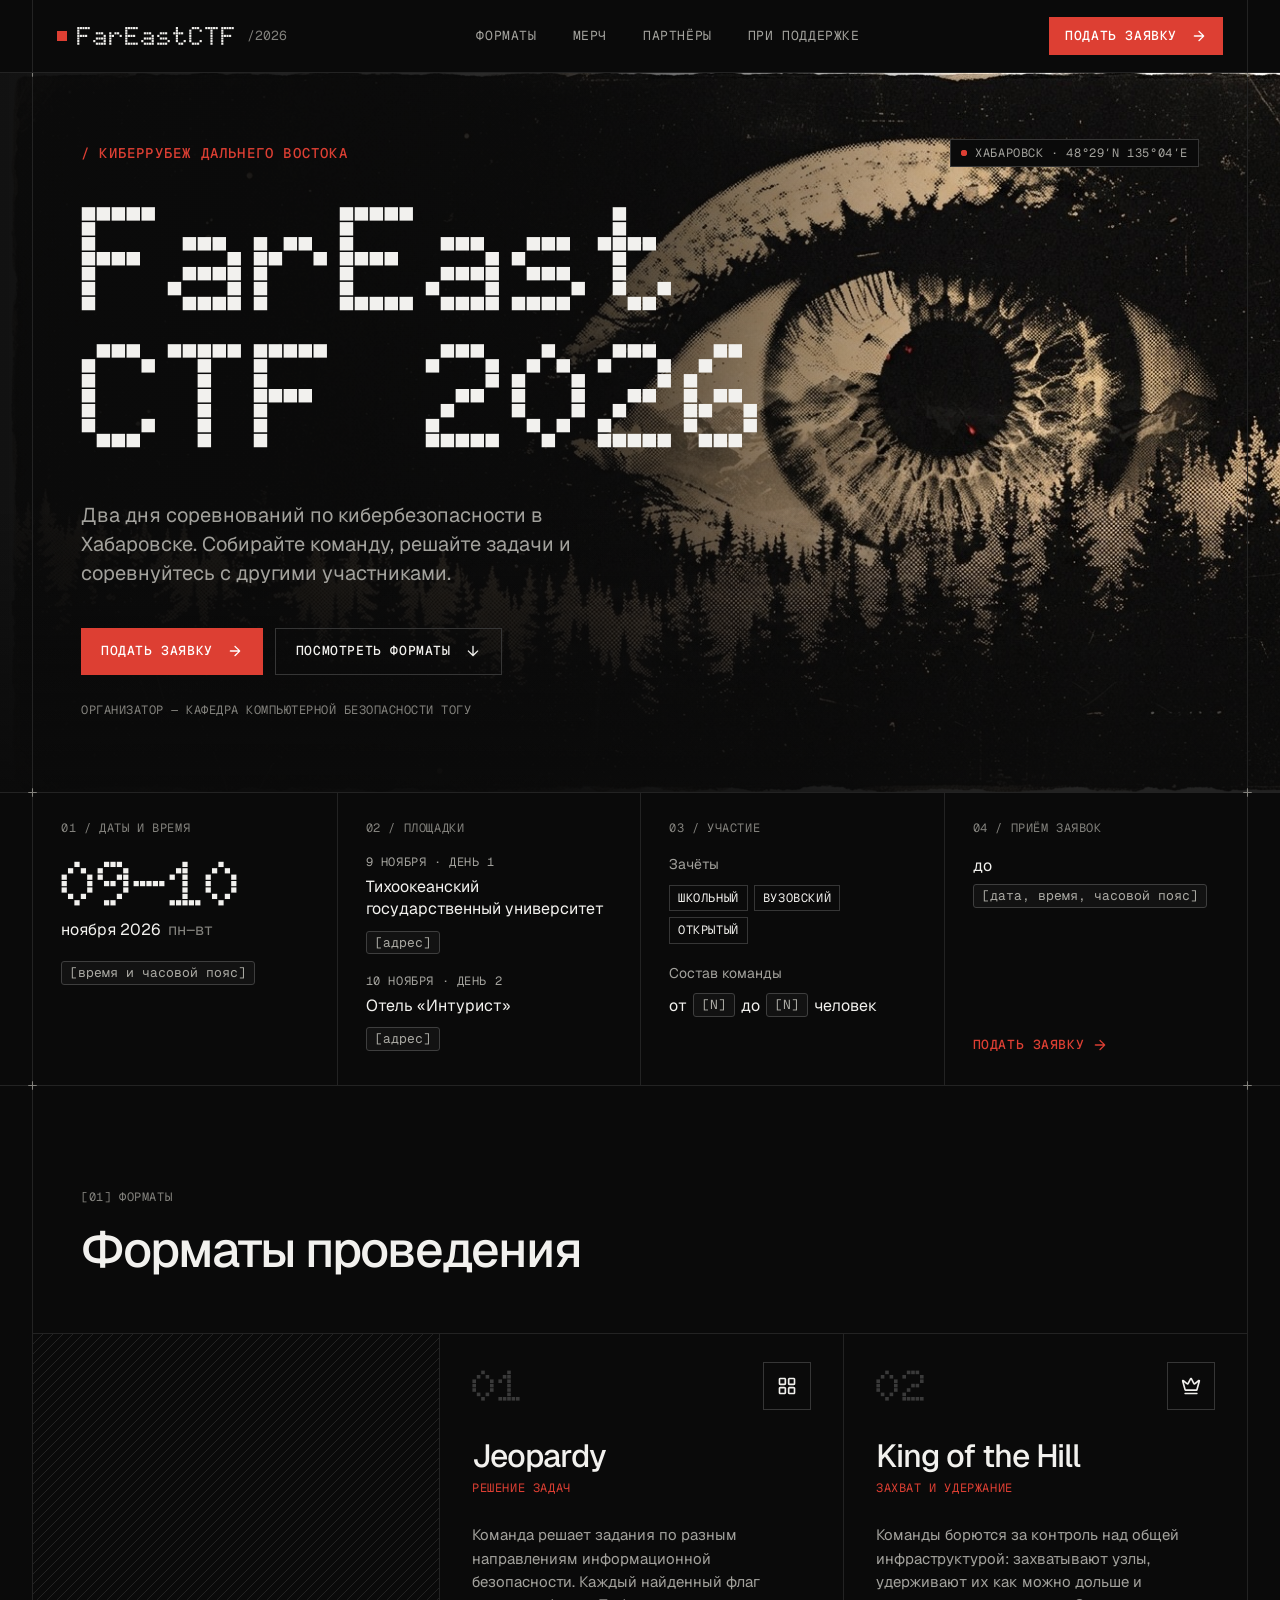
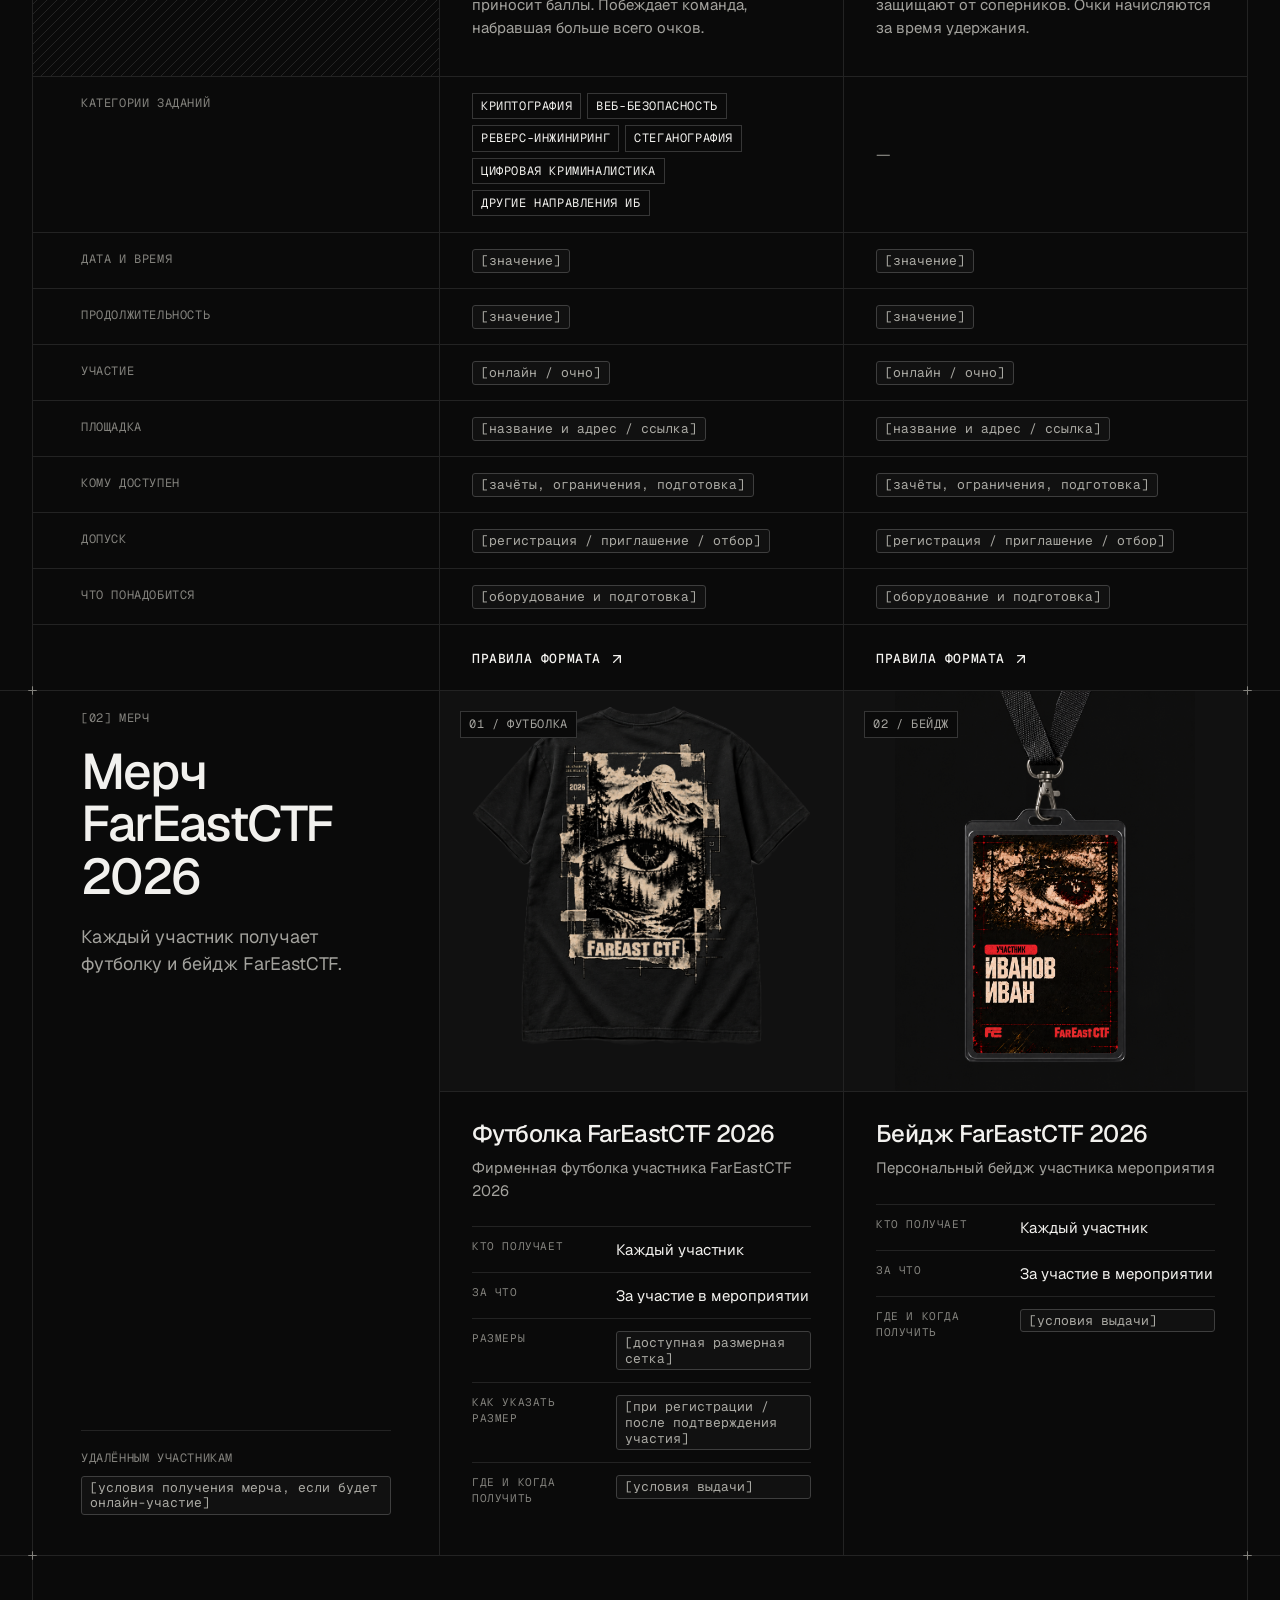
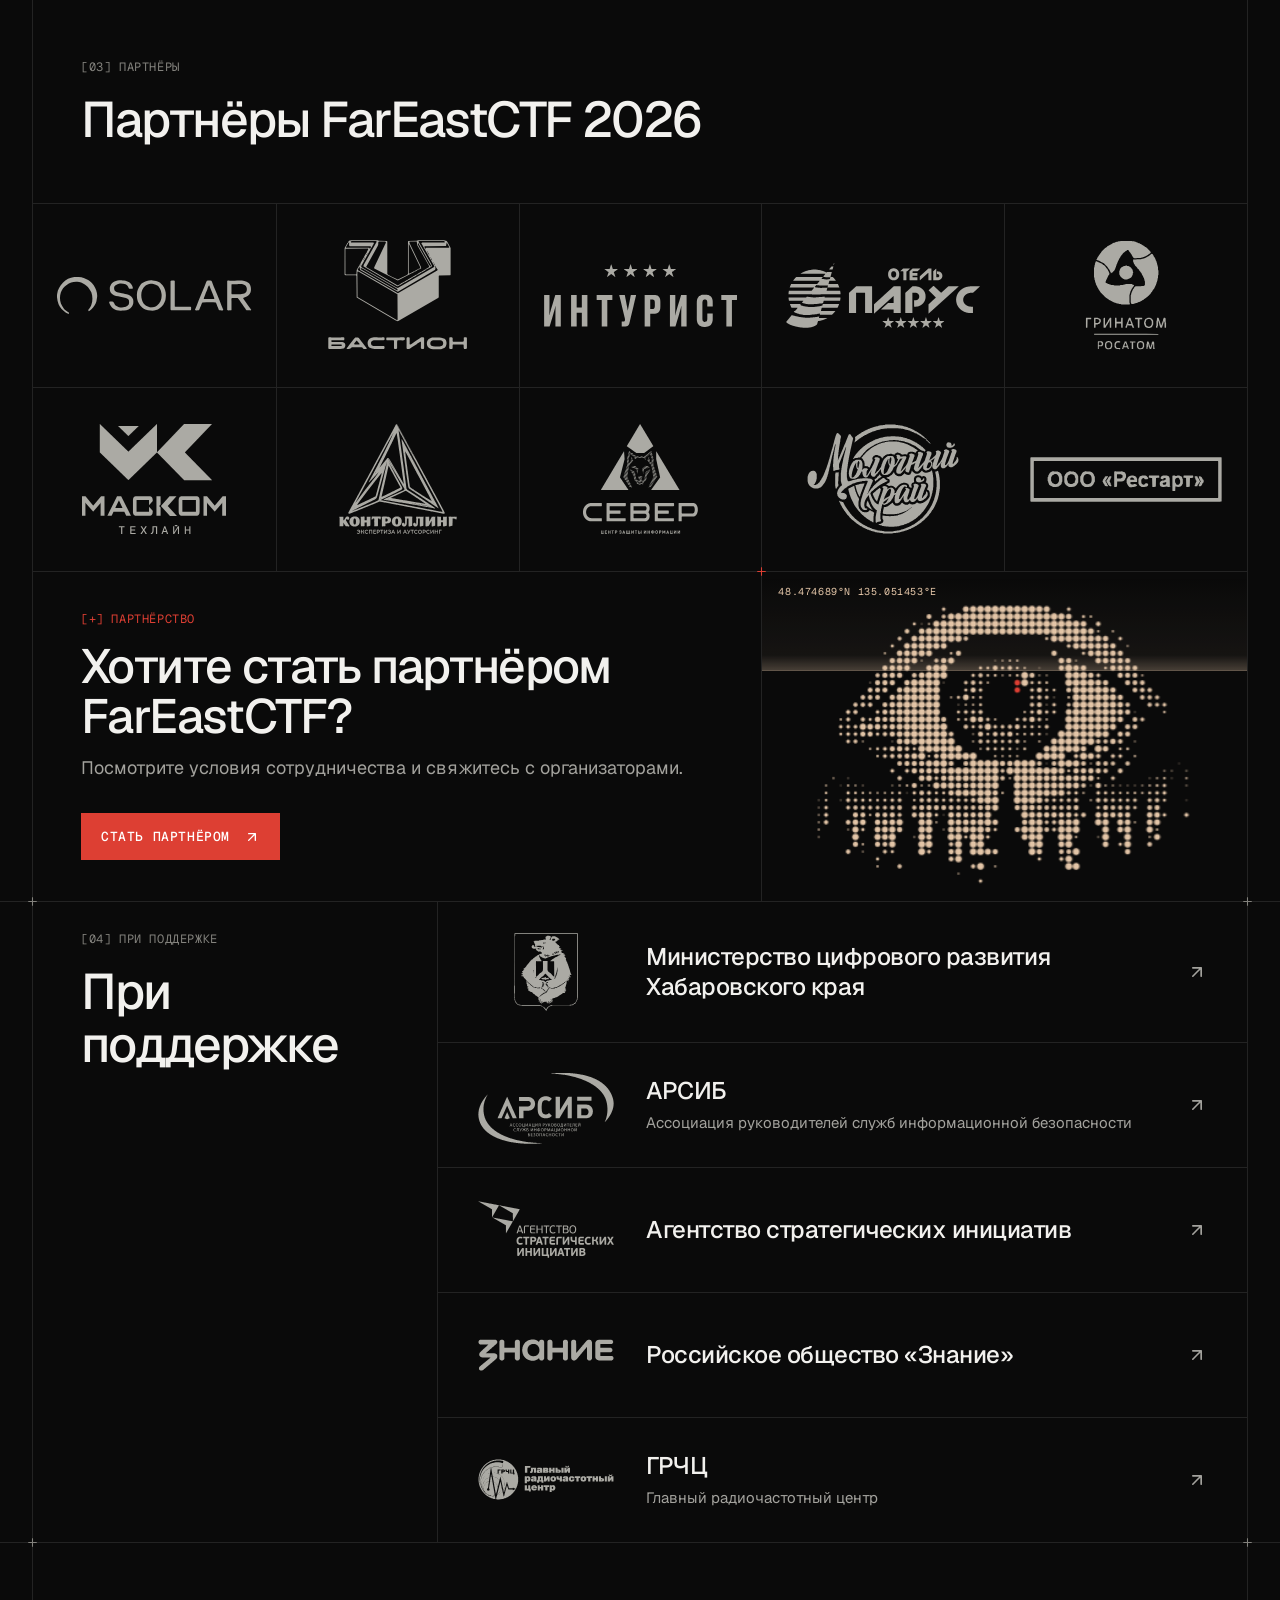
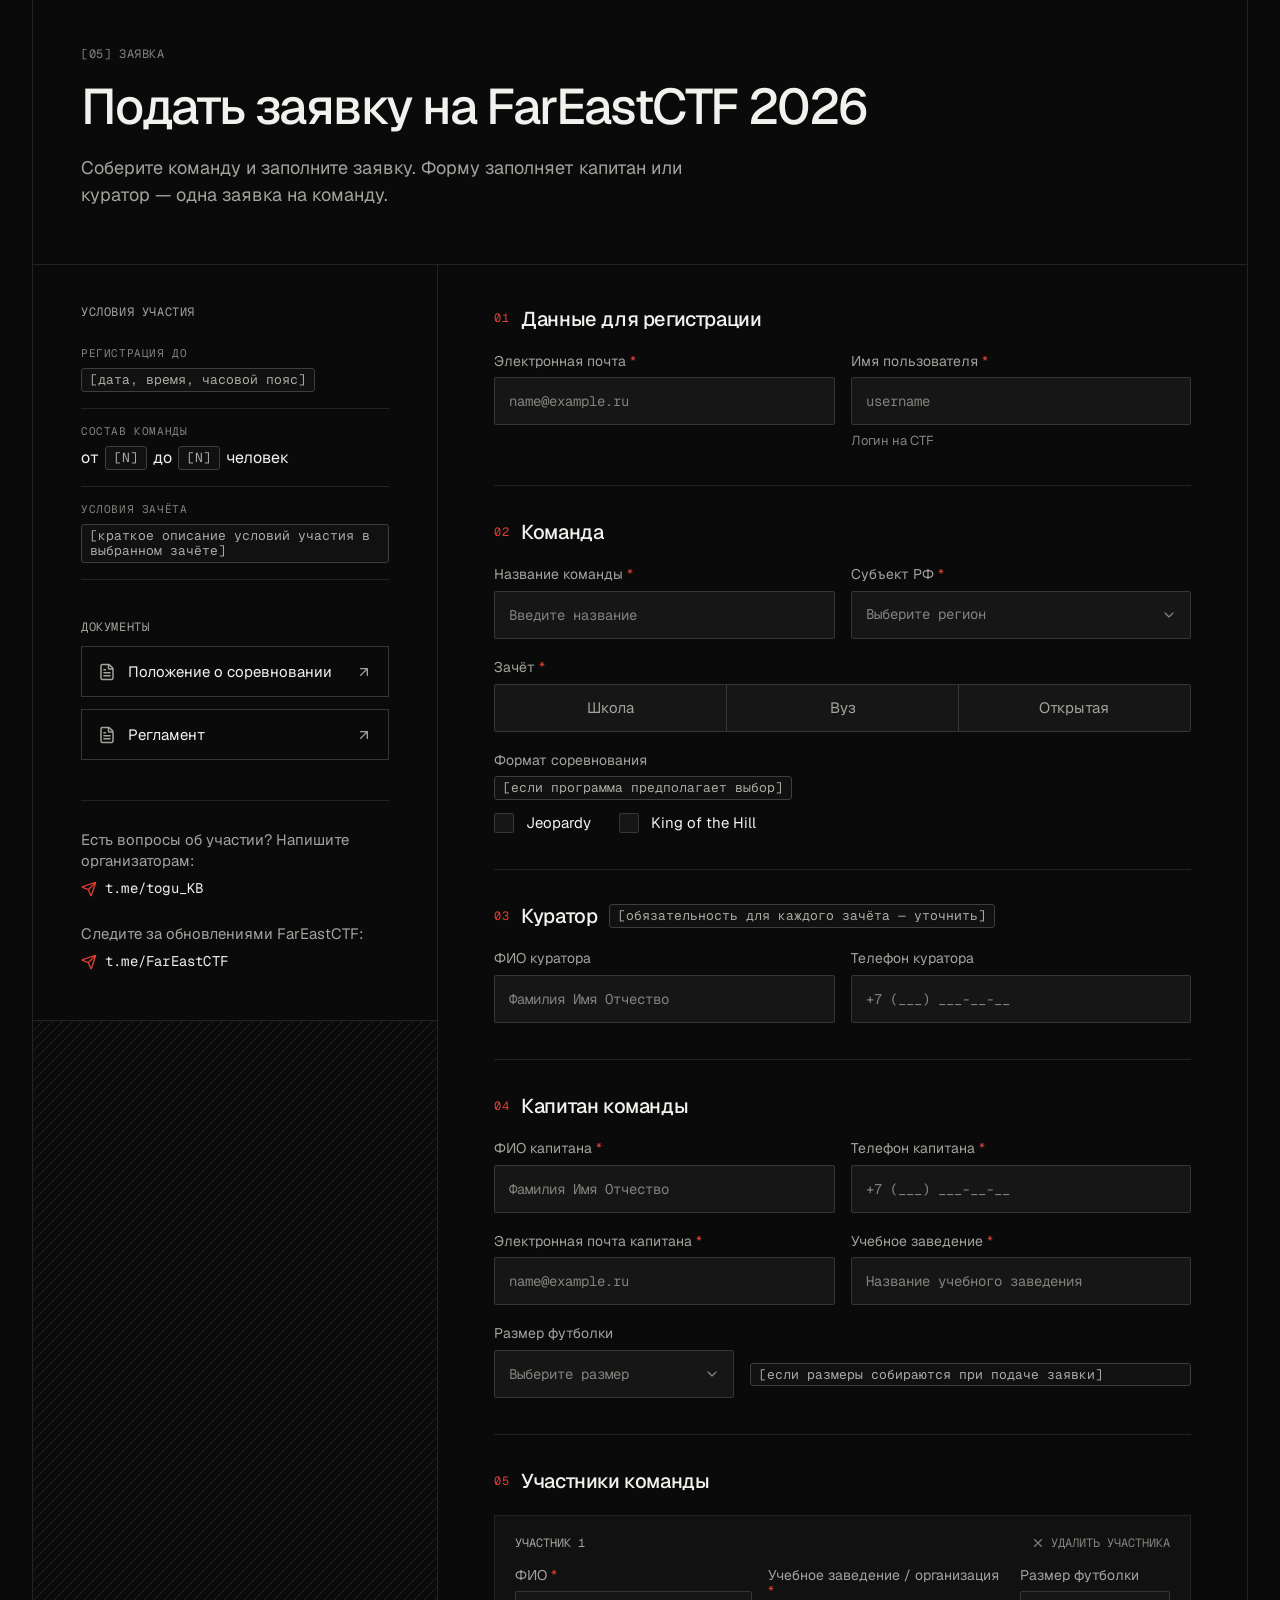
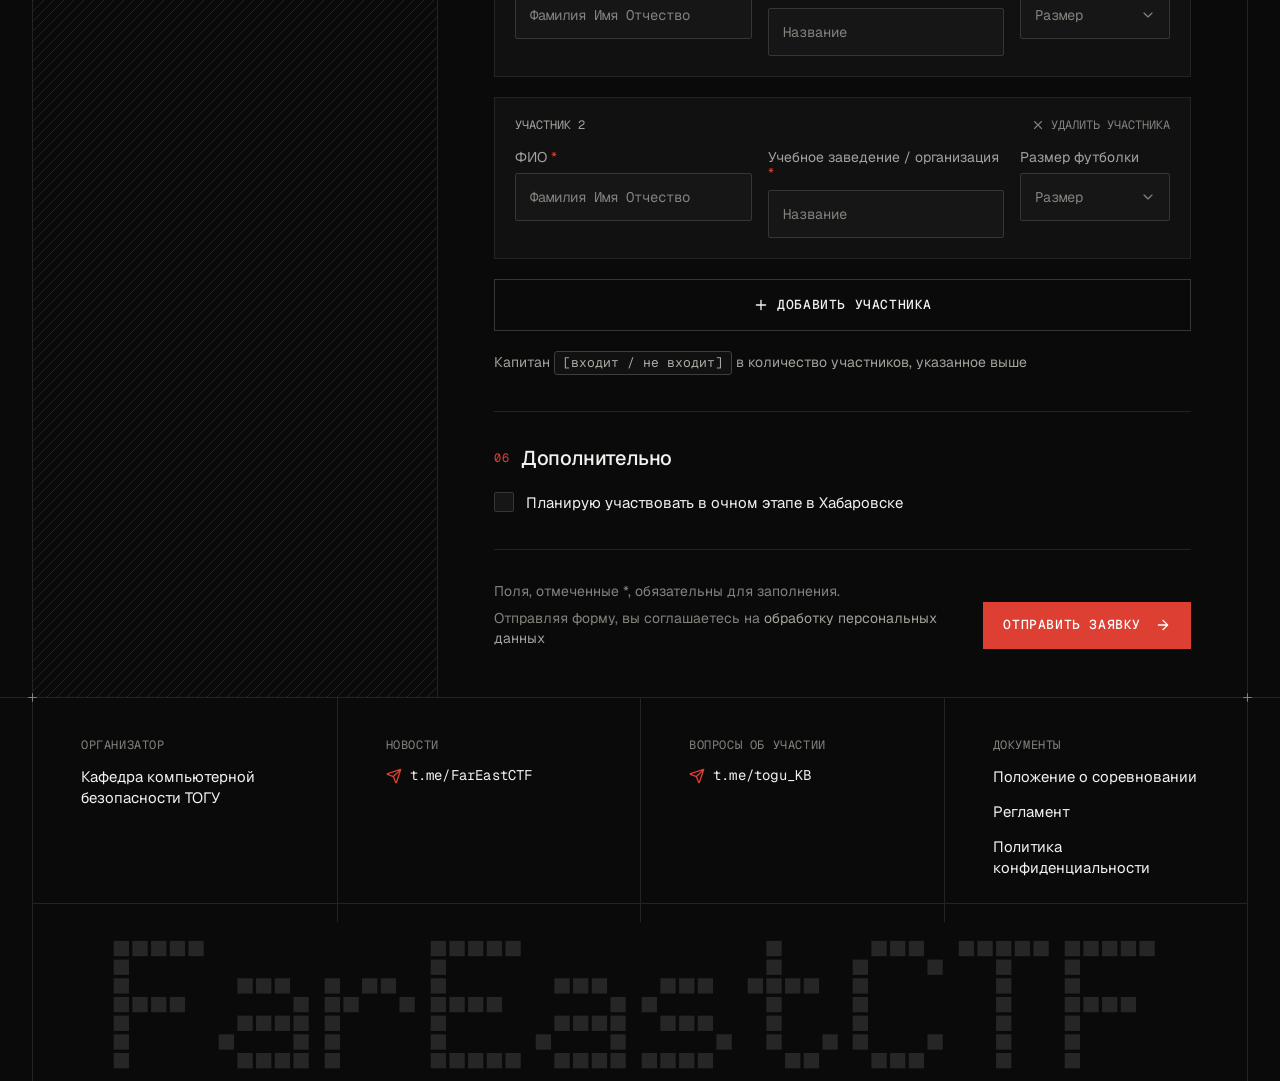
<file: site/index.html>
<!doctype html>
<html lang="ru">
<head>
  <meta charset="utf-8">
  <meta name="viewport" content="width=device-width,initial-scale=1">
  <meta name="theme-color" content="#0a0a0a">
  <title>FarEastCTF 2026 — соревнования по кибербезопасности в Хабаровске</title>
  <meta name="description" content="Два дня соревнований по кибербезопасности в Хабаровске. Собирайте команду, решайте задачи и соревнуйтесь с другими участниками.">
  <link rel="icon" href="favicon.svg" type="image/svg+xml">
  <link rel="stylesheet" href="fonts.css">
  <link rel="stylesheet" href="tokens.css">
  <link rel="stylesheet" href="styles.css">
  <link rel="stylesheet" href="motion.css?v=2">
  <script src="content.js" defer></script>
  <script src="icons.js" defer></script>
  <script src="app.js?v=2" defer></script>
  <script src="motion.js?v=2" defer></script>
</head>
<body><div id="app"></div><noscript>Для просмотра лендинга и заполнения заявки включите JavaScript.</noscript></body>
</html>
</file>
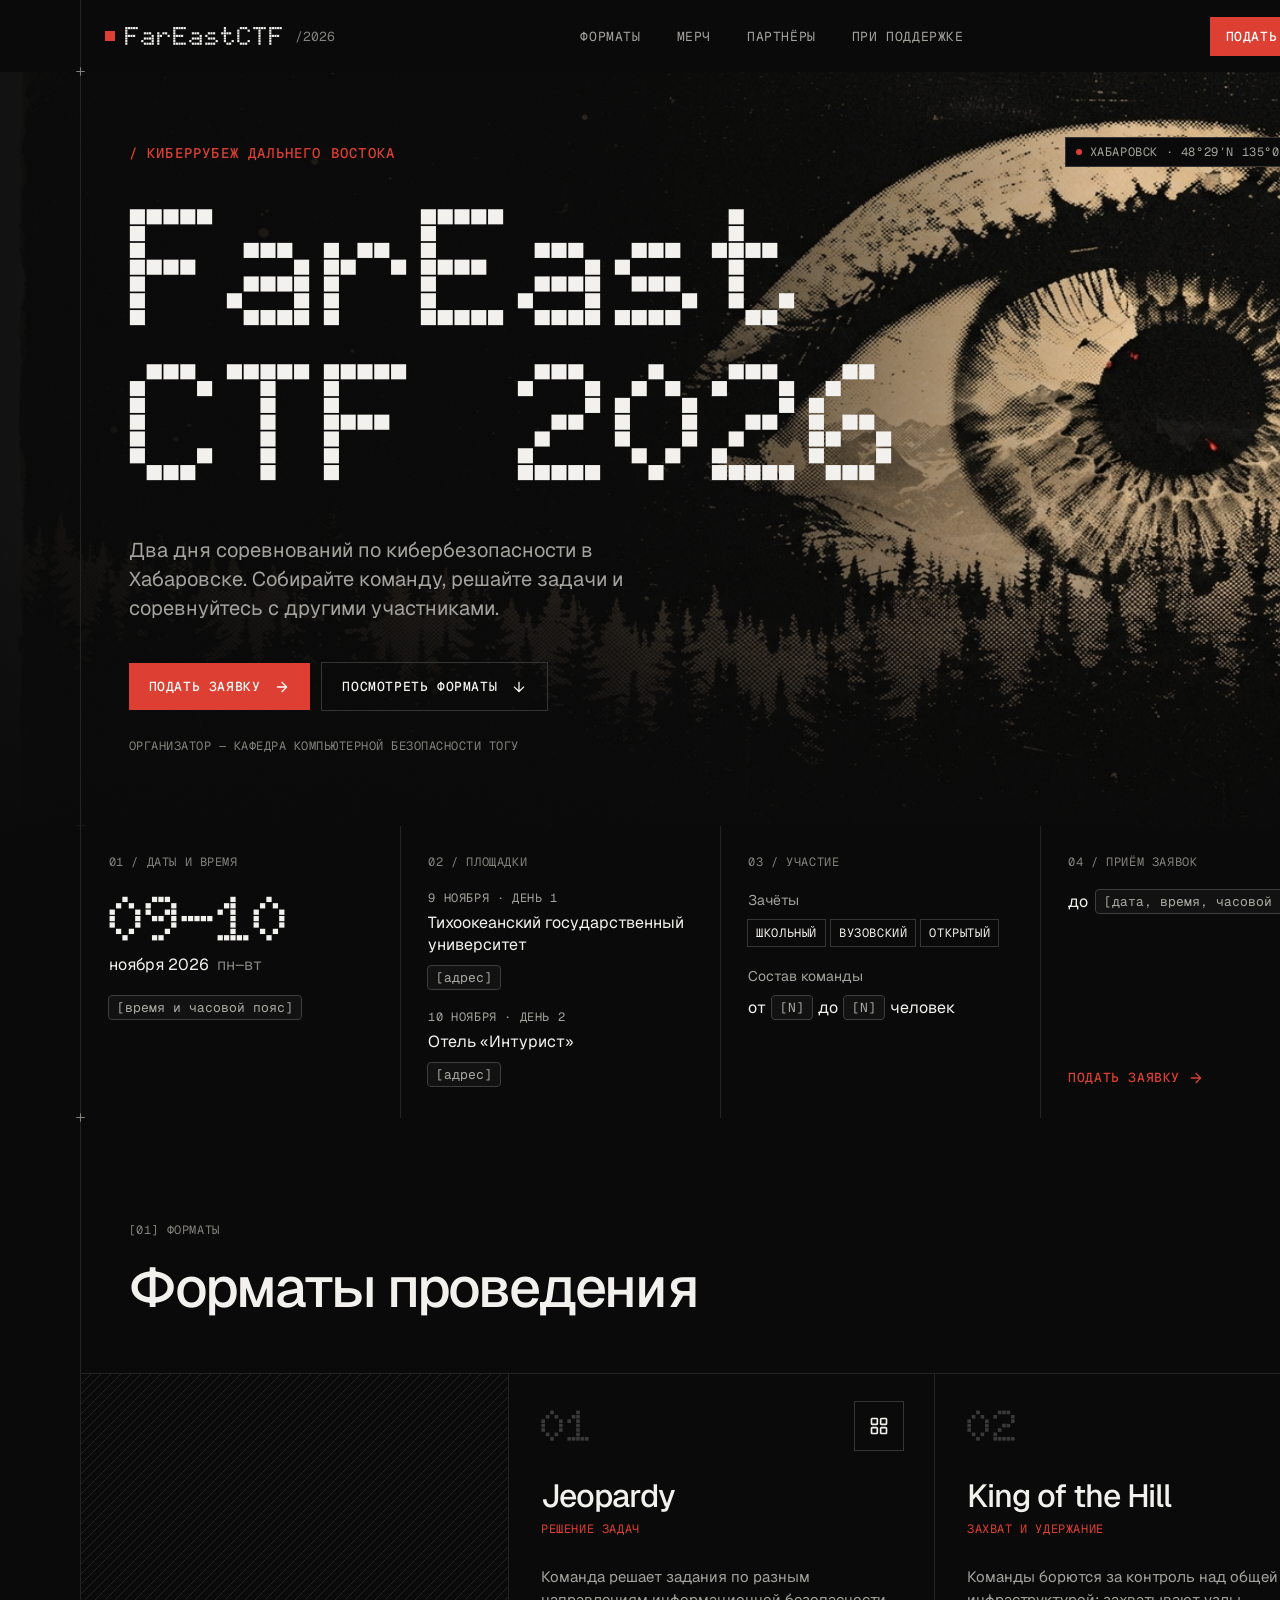
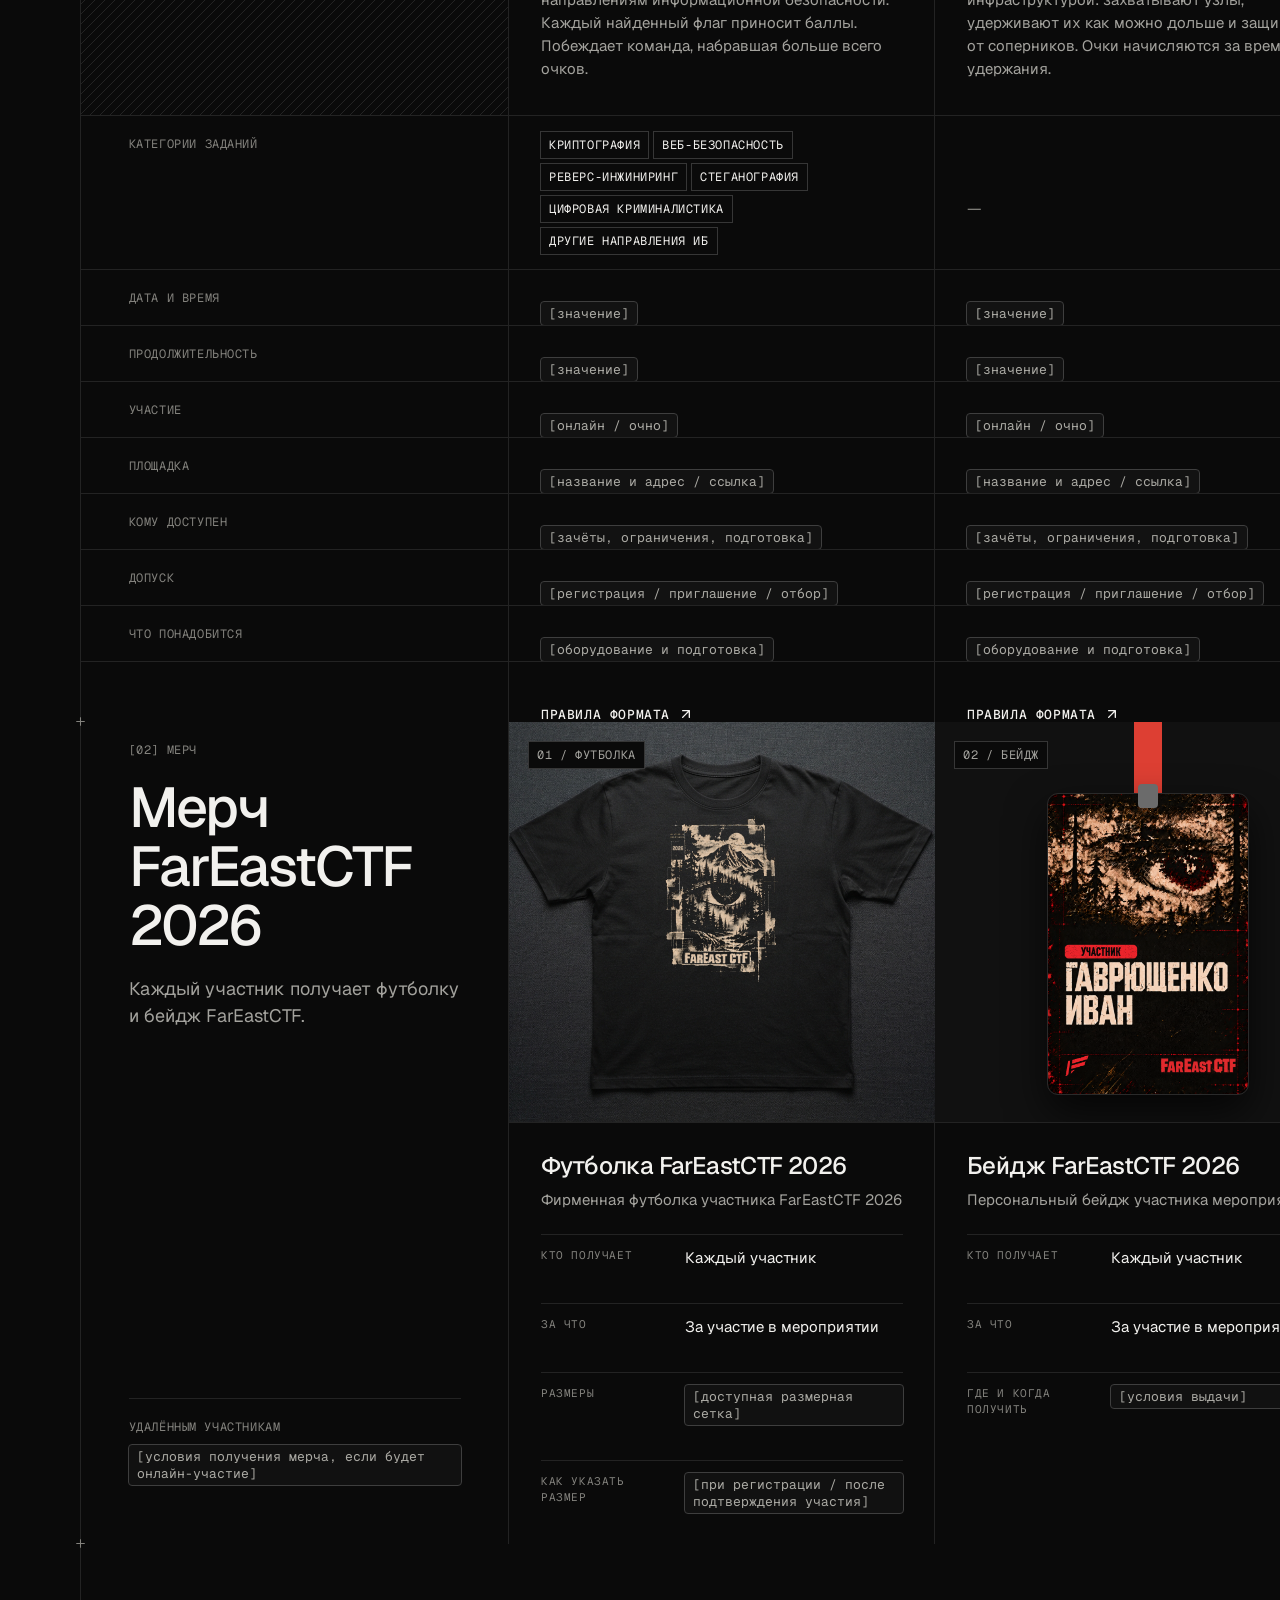
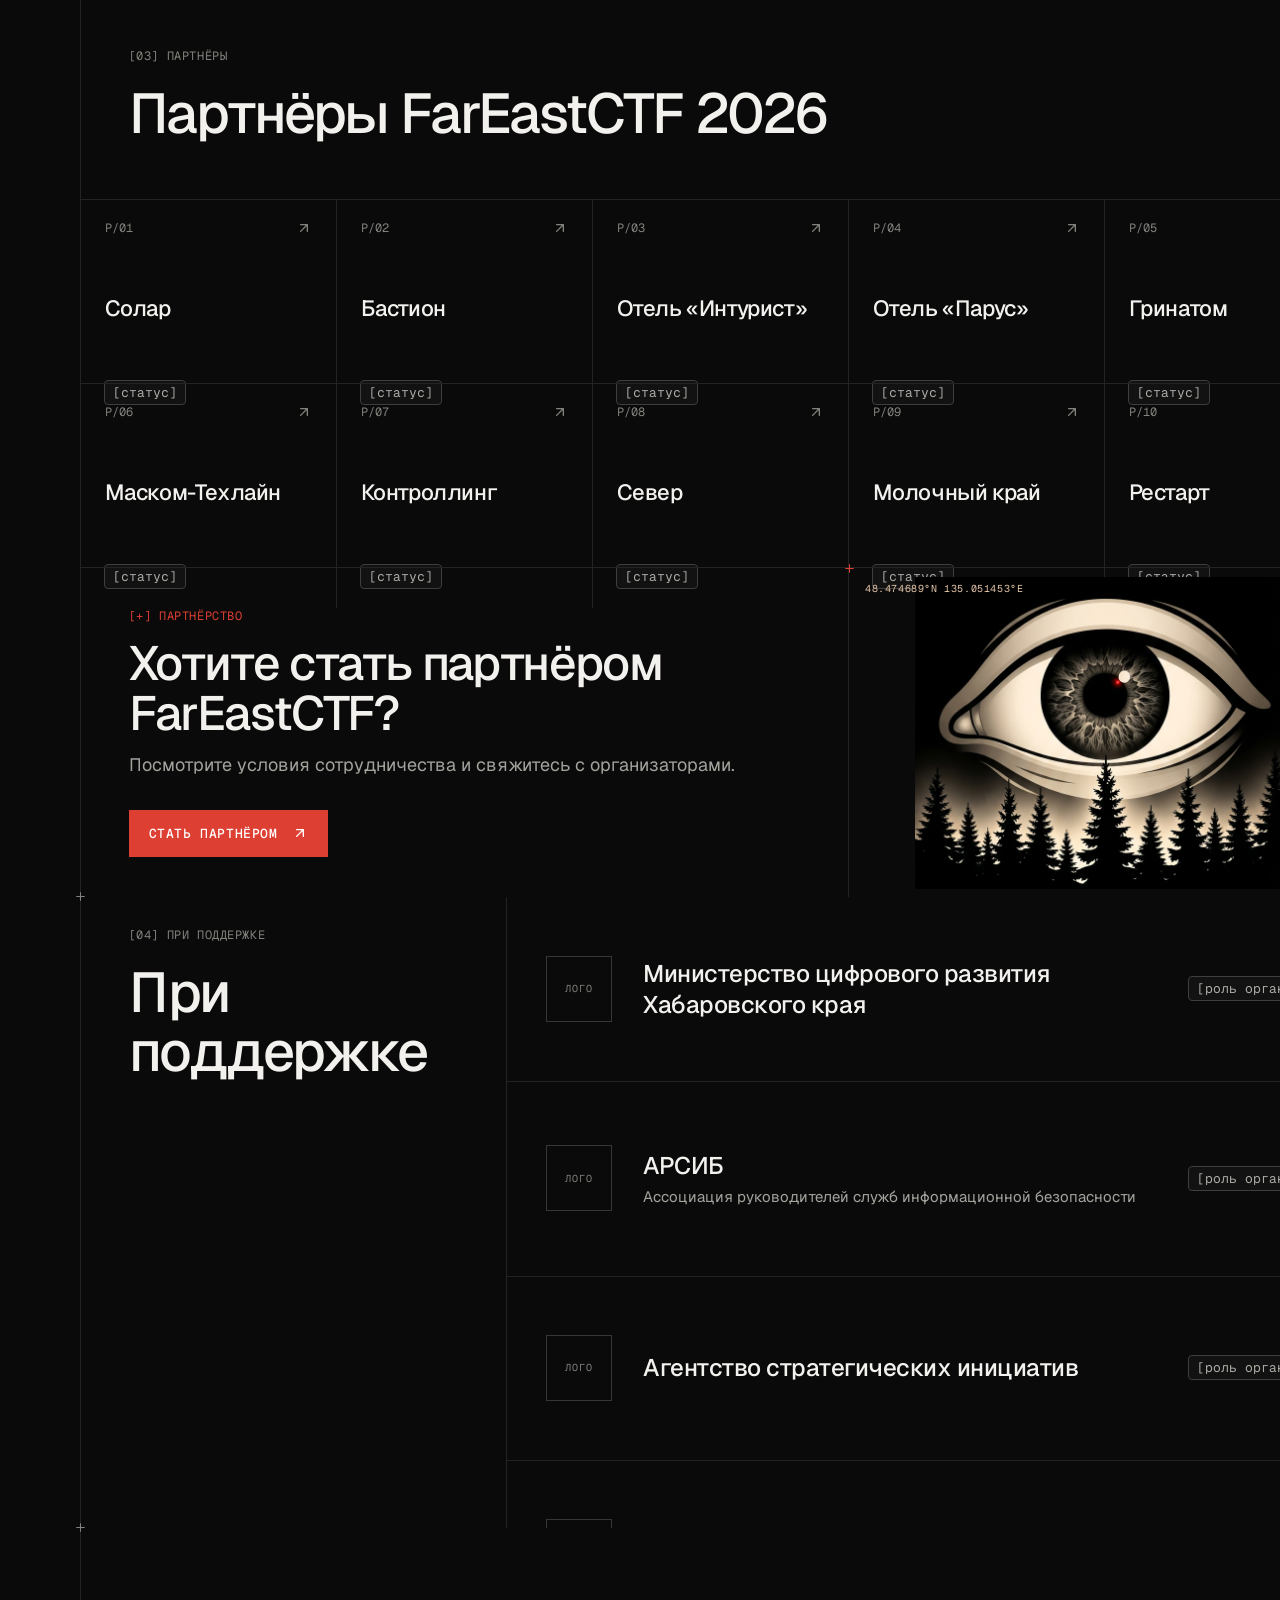
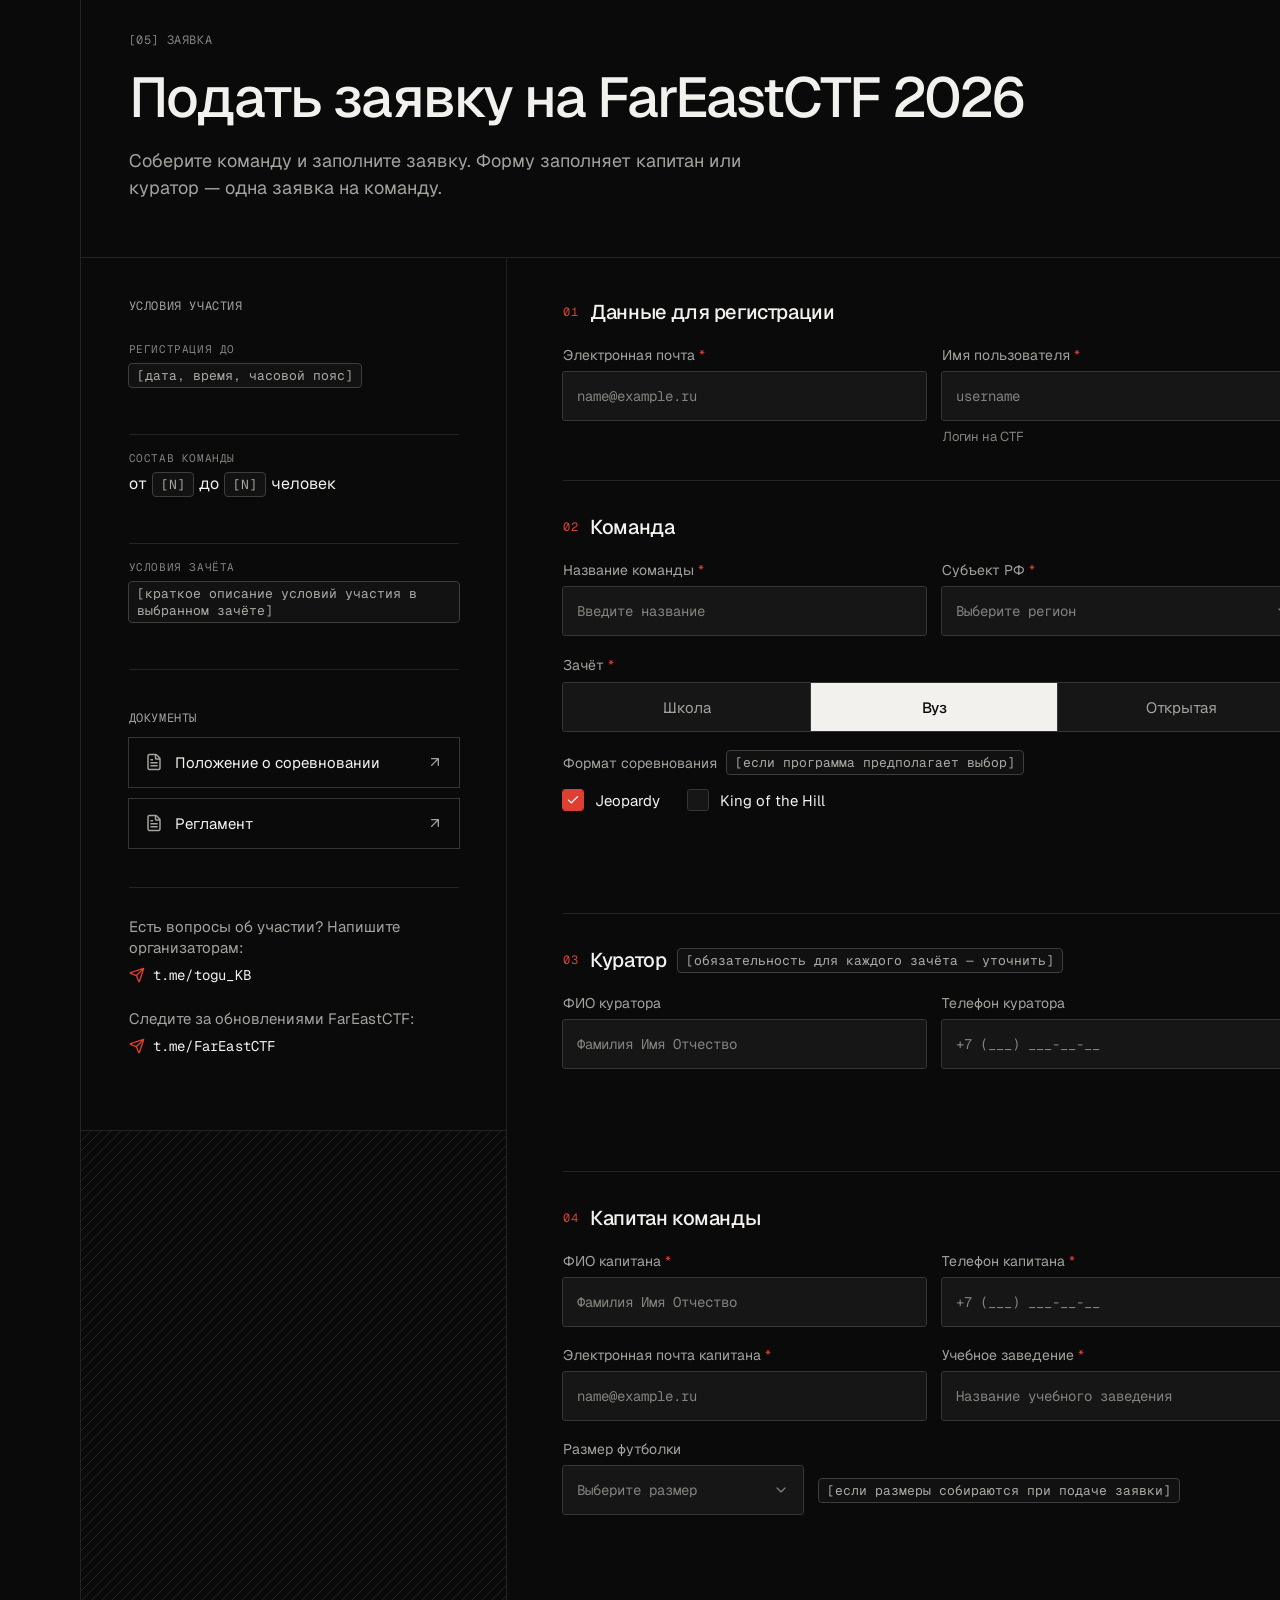
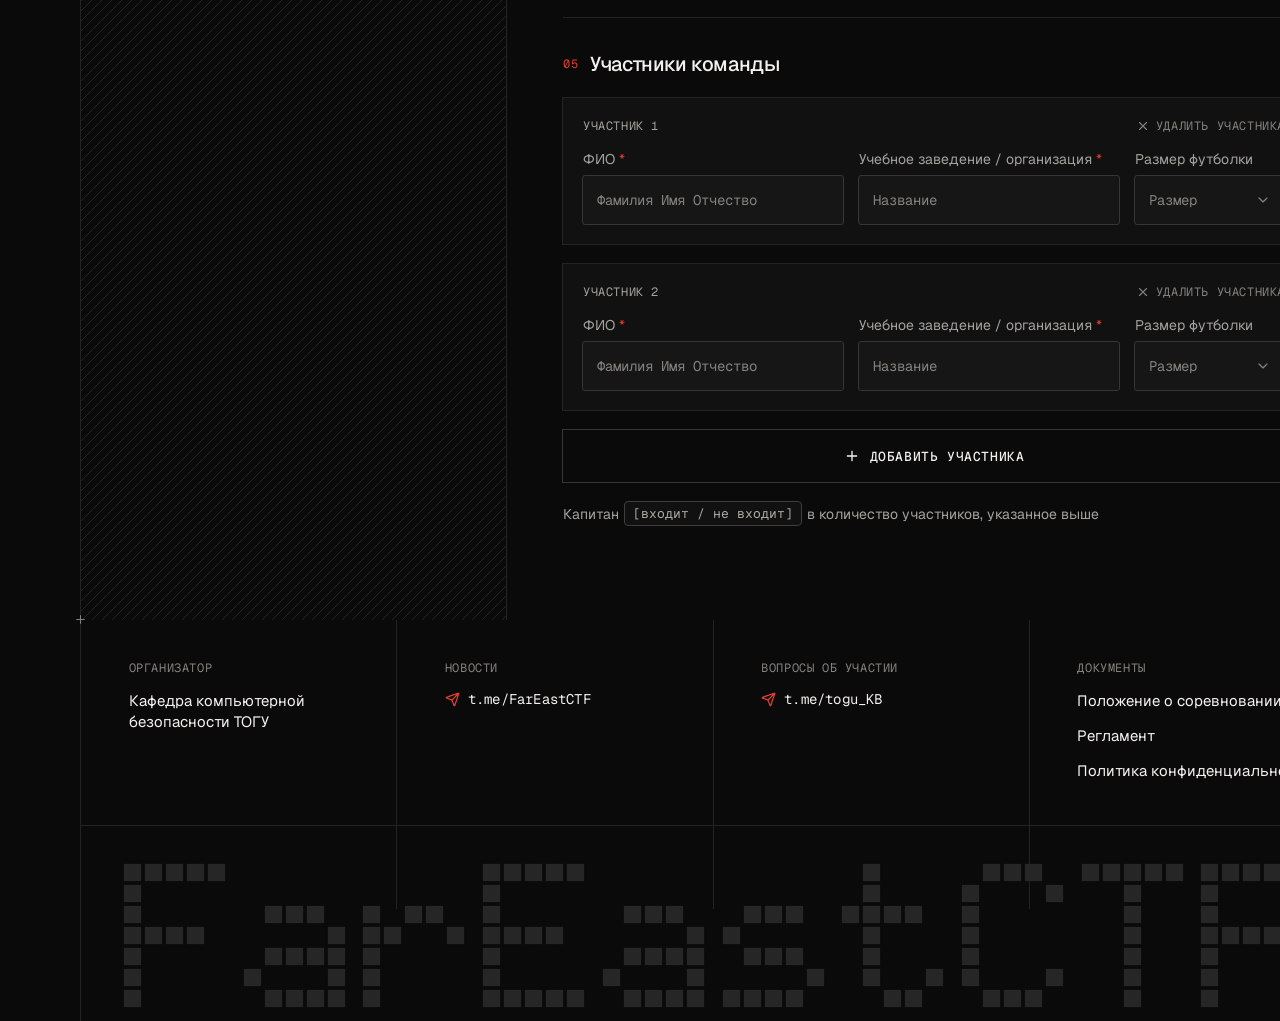
<file: design/desktop.html>
<!doctype html>
<html lang="en">
  <head>
    <meta charset="UTF-8" />
    <meta name="viewport" content="width=device-width, initial-scale=1.0" />
    <link rel="preconnect" href="https://fonts.googleapis.com" />
    <link rel="preconnect" href="https://fonts.gstatic.com" crossorigin />
    <link
      href="https://fonts.googleapis.com/css2?family=Doto%3Awght%40100..900&family=Geist%3Awght%40100..900&family=Geist+Mono%3Awght%40100..900&display=swap"
      rel="stylesheet"
    />

    <style>
      *, ::before, ::after {
        box-sizing: border-box;
      }

      body {
        margin: 0;
      }
    </style>
  </head>
  <body style="background-color: #0A0A0A">
    <div
      data-pencil-name="FarEastCTF 2026 — Лендинг · бежевый / красный"
      style="align-items: flex-start; background-color: #0A0A0A; box-sizing: border-box; display: flex; flex-direction: column; gap: 0px; height: fit-content; justify-content: flex-start; overflow: hidden; width: 1440px"
    >
      <div
        data-pencil-name="Nav"
        style="align-items: flex-start; background-color: #0A0A0A; border-color: #232323; border-style: solid; border-width: 0px 0px 1px 0px; box-sizing: content-box; display: flex; flex-direction: column; flex-shrink: 0; gap: 0px; height: 71.5px; justify-content: flex-start; margin: 0px 0px -0.5px 0px; padding: 0px 80px; width: 1440px"
      >
        <div
          data-pencil-name="Nav / Column"
          style="align-items: center; border-color: #232323; border-style: solid; border-width: 0px 1px 0px 1px; box-sizing: content-box; display: flex; flex-direction: row; flex-shrink: 0; gap: 0px; height: 72px; justify-content: space-between; margin: 0px -0.5px 0px -0.5px; padding: 0px 24px; width: 1279px"
        >
          <div
            data-pencil-name="Logo"
            style="align-items: center; box-sizing: border-box; display: flex; flex-direction: row; flex-shrink: 0; gap: 10px; height: fit-content; justify-content: flex-start; width: fit-content"
          >
            <div
              data-pencil-name="Mark"
              style="background-color: #DD3F33; box-sizing: border-box; flex-shrink: 0; height: 10px; width: 10px"
            ></div>
            <div
              data-pencil-name="Wordmark"
              style="box-sizing: border-box; color: #F2F1EE; font-family: Doto, system-ui, sans-serif; font-size: 26px; font-style: normal; font-weight: 800; letter-spacing: 0px; line-height: normal; text-align: left; white-space: nowrap"
            >
              FarEastCTF
            </div>
            <div
              data-pencil-name="Year"
              style='box-sizing: border-box; color: #83827D; font-family: "Geist Mono", system-ui, sans-serif; font-size: 13px; font-style: normal; font-weight: 400; letter-spacing: 0px; line-height: normal; text-align: left; white-space: nowrap'
            >
              /2026
            </div>
          </div>
          <div
            data-pencil-name="Links"
            style="align-items: center; box-sizing: border-box; display: flex; flex-direction: row; flex-shrink: 0; gap: 36px; height: fit-content; justify-content: flex-start; width: fit-content"
          >
            <div
              data-pencil-name="ФОРМАТЫ"
              style='box-sizing: border-box; color: #A3A29D; font-family: "Geist Mono", system-ui, sans-serif; font-size: 13px; font-style: normal; font-weight: 400; letter-spacing: 0.6px; line-height: normal; text-align: left; white-space: nowrap'
            >
              ФОРМАТЫ
            </div>
            <div
              data-pencil-name="МЕРЧ"
              style='box-sizing: border-box; color: #A3A29D; font-family: "Geist Mono", system-ui, sans-serif; font-size: 13px; font-style: normal; font-weight: 400; letter-spacing: 0.6px; line-height: normal; text-align: left; white-space: nowrap'
            >
              МЕРЧ
            </div>
            <div
              data-pencil-name="ПАРТНЁРЫ"
              style='box-sizing: border-box; color: #A3A29D; font-family: "Geist Mono", system-ui, sans-serif; font-size: 13px; font-style: normal; font-weight: 400; letter-spacing: 0.6px; line-height: normal; text-align: left; white-space: nowrap'
            >
              ПАРТНЁРЫ
            </div>
            <div
              data-pencil-name="ПРИ ПОДДЕРЖКЕ"
              style='box-sizing: border-box; color: #A3A29D; font-family: "Geist Mono", system-ui, sans-serif; font-size: 13px; font-style: normal; font-weight: 400; letter-spacing: 0.6px; line-height: normal; text-align: left; white-space: nowrap'
            >
              ПРИ ПОДДЕРЖКЕ
            </div>
          </div>
          <div
            data-pencil-name="Nav CTA"
            style="align-items: center; background-color: #DD3F33; box-sizing: border-box; display: flex; flex-direction: row; flex-shrink: 0; gap: 14px; height: fit-content; justify-content: flex-start; padding: 11px 16px; width: fit-content"
          >
            <div
              data-pencil-name="Label"
              style='box-sizing: border-box; color: #FFFFFF; font-family: "Geist Mono", system-ui, sans-serif; font-size: 13px; font-style: normal; font-weight: 500; letter-spacing: 0.6px; line-height: normal; text-align: left; white-space: nowrap'
            >
              ПОДАТЬ ЗАЯВКУ
            </div>
            <svg
              data-pencil-name="Icon"
              data-icon-name="arrow-right"
              data-icon-set="lucide"
              viewBox="0 0 13.99993896484375 14"
              preserveAspectRatio="xMidYMid meet"
              xmlns="http://www.w3.org/2000/svg"
              style="box-sizing: border-box; flex-shrink: 0; height: 16px; width: 16px"
            >
              <path
                d="M6.90088 2.35156q-0.18115 0.02734-0.32129 0.16748-0.11279 0.11279-0.14697 0.28028-0.03418 0.16748 0.02051 0.32129 0.02734 0.08545 0.25976 0.3247 0.23242 0.23584 1.36377 1.37061 1.58252 1.58252 1.58252 1.59619 0 0.01367-3.45557 0.01367l-3.44531 0-0.08545 0.04102q-0.22217 0.11279-0.30078 0.33838-0.0752 0.22217 0.00684 0.43408 0.05811 0.0957 0.14013 0.18115 0.08545 0.08203 0.16748 0.11963 0.08545 0.03418 0.53321 0.03418l3.01123 0q3.42822 0 3.42822 0.01367 0 0.01367-1.58252 1.59619-1.13135 1.13477-1.36377 1.37402-0.23242 0.23584-0.25976 0.3213-0.05469 0.15381-0.02051 0.32128 0.03418 0.16748 0.14697 0.28028 0.18115 0.18115 0.42041 0.18115l0.04102 0q0.11279 0 0.19824-0.05469 0.14014-0.09912 0.51611-0.46484l1.68164-1.67822q2.1123-2.10205 2.15332-2.18409 0.07178-0.12646 0.07178-0.28027 0-0.15381-0.07178-0.28027-0.04102-0.08203-2.1499-2.18067-2.10547-2.10205-2.17725-2.13623-0.06836-0.0376-0.23584-0.06494-0.04102 0-0.12646 0.01367z"
                fill="#FFFFFF"
              ></path>
            </svg>
          </div>
        </div>
      </div>
      <div
        data-pencil-name="Hero"
        style="align-items: flex-start; border-color: #232323; border-style: solid; border-width: 0px 0px 1px 0px; box-sizing: content-box; display: flex; flex-direction: column; flex-shrink: 0; gap: 0px; height: 753.5px; justify-content: flex-start; margin: 0px 0px -0.5px 0px; padding: 0px 80px; position: relative; width: 1440px"
      >
        <div
          style="border-radius: inherit; height: 100%; left: 0; overflow: hidden; position: absolute; top: 0; width: 100%; z-index: 0"
        >
          <div
            style="background-image: url('images/generated-5.png'); background-repeat: no-repeat; background-size: 100% 100%; height: 100%; left: 0; position: absolute; top: 0; transform-origin: 0 0; transform: matrix(1.042, 0, 0, 1.11, 0, -41.618); width: 100%"
          ></div>
        </div>
        <div
          data-pencil-name="Fade Left"
          style="background-image: linear-gradient(90deg, #0A0A0AF7 0%, #0A0A0AD9 42%, #0A0A0A66 60%, #0A0A0A00 78%); background-repeat: no-repeat; background-size: 100% 100%; box-sizing: border-box; height: 754px; left: 0px; position: absolute; top: 0px; width: 1440px; z-index: 1"
        ></div>
        <div
          data-pencil-name="Fade Bottom"
          style="background-image: linear-gradient(180deg, #0A0A0A00 60%, #0A0A0AE6 100%); background-repeat: no-repeat; background-size: 100% 100%; box-sizing: border-box; height: 754px; left: 0px; position: absolute; top: 0px; width: 1440px; z-index: 2"
        ></div>
        <div
          data-pencil-name="Hero / Column"
          style="align-items: flex-start; border-color: #232323; border-style: solid; border-width: 0px 1px 0px 1px; box-sizing: content-box; display: flex; flex-direction: column; flex-shrink: 0; gap: 0px; height: 754px; justify-content: flex-start; margin: 0px -0.5px 0px -0.5px; overflow: hidden; padding: 72px 48px; position: relative; width: 1279px; z-index: 3"
        >
          <div
            data-pencil-name="Overline"
            style='box-sizing: border-box; color: #DD3F33; font-family: "Geist Mono", system-ui, sans-serif; font-size: 14px; font-style: normal; font-weight: 500; letter-spacing: 1.2px; line-height: normal; position: relative; text-align: left; white-space: nowrap; z-index: 0'
          >
            / КИБЕРРУБЕЖ ДАЛЬНЕГО ВОСТОКА
          </div>
          <div
            data-pencil-name="Gap"
            style="align-items: flex-start; box-sizing: border-box; display: flex; flex-direction: row; flex-shrink: 0; gap: 0px; height: 28px; justify-content: flex-start; position: relative; width: 1px; z-index: 1"
          ></div>
          <div
            data-pencil-name="Title"
            style="box-sizing: border-box; color: #F2F1EE; font-family: Doto, system-ui, sans-serif; font-size: 168px; font-style: normal; font-weight: 900; letter-spacing: -4px; line-height: 155px; position: relative; text-align: left; white-space: nowrap; z-index: 2"
          >
            FarEast
            <br />
            CTF 2026
          </div>
          <div
            data-pencil-name="Gap"
            style="align-items: flex-start; box-sizing: border-box; display: flex; flex-direction: row; flex-shrink: 0; gap: 0px; height: 36px; justify-content: flex-start; position: relative; width: 1px; z-index: 3"
          ></div>
          <div
            data-pencil-name="Lead"
            style="box-sizing: border-box; color: #A3A29D; font-family: Geist, system-ui, sans-serif; font-size: 20px; font-style: normal; font-weight: 400; letter-spacing: 0px; line-height: 29px; position: relative; text-align: left; width: 540px; z-index: 4"
          >
            Два дня соревнований по кибербезопасности в Хабаровске. Собирайте команду, решайте
            задачи и соревнуйтесь с другими участниками.
          </div>
          <div
            data-pencil-name="Gap"
            style="align-items: flex-start; box-sizing: border-box; display: flex; flex-direction: row; flex-shrink: 0; gap: 0px; height: 40px; justify-content: flex-start; position: relative; width: 1px; z-index: 5"
          ></div>
          <div
            data-pencil-name="CTAs"
            style="align-items: center; box-sizing: border-box; display: flex; flex-direction: row; flex-shrink: 0; gap: 12px; height: fit-content; justify-content: flex-start; position: relative; width: fit-content; z-index: 6"
          >
            <div
              data-pencil-name="Apply"
              style="align-items: center; background-color: #DD3F33; box-sizing: border-box; display: flex; flex-direction: row; flex-shrink: 0; gap: 14px; height: fit-content; justify-content: flex-start; padding: 15px 20px; width: fit-content"
            >
              <div
                data-pencil-name="Label"
                style='box-sizing: border-box; color: #ffffffff; font-family: "Geist Mono", system-ui, sans-serif; font-size: 13px; font-style: normal; font-weight: 500; letter-spacing: 0.6px; line-height: normal; text-align: left; white-space: nowrap'
              >
                ПОДАТЬ ЗАЯВКУ
              </div>
              <svg
                data-pencil-name="Icon"
                data-icon-name="arrow-right"
                data-icon-set="lucide"
                viewBox="0 0 13.99993896484375 14"
                preserveAspectRatio="xMidYMid meet"
                xmlns="http://www.w3.org/2000/svg"
                style="box-sizing: border-box; flex-shrink: 0; height: 16px; width: 16px"
              >
                <path
                  d="M6.90088 2.35156q-0.18115 0.02734-0.32129 0.16748-0.11279 0.11279-0.14697 0.28028-0.03418 0.16748 0.02051 0.32129 0.02734 0.08545 0.25976 0.3247 0.23242 0.23584 1.36377 1.37061 1.58252 1.58252 1.58252 1.59619 0 0.01367-3.45557 0.01367l-3.44531 0-0.08545 0.04102q-0.22217 0.11279-0.30078 0.33838-0.0752 0.22217 0.00684 0.43408 0.05811 0.0957 0.14013 0.18115 0.08545 0.08203 0.16748 0.11963 0.08545 0.03418 0.53321 0.03418l3.01123 0q3.42822 0 3.42822 0.01367 0 0.01367-1.58252 1.59619-1.13135 1.13477-1.36377 1.37402-0.23242 0.23584-0.25976 0.3213-0.05469 0.15381-0.02051 0.32128 0.03418 0.16748 0.14697 0.28028 0.18115 0.18115 0.42041 0.18115l0.04102 0q0.11279 0 0.19824-0.05469 0.14014-0.09912 0.51611-0.46484l1.68164-1.67822q2.1123-2.10205 2.15332-2.18409 0.07178-0.12646 0.07178-0.28027 0-0.15381-0.07178-0.28027-0.04102-0.08203-2.1499-2.18067-2.10547-2.10205-2.17725-2.13623-0.06836-0.0376-0.23584-0.06494-0.04102 0-0.12646 0.01367z"
                  fill="#FFFFFF"
                ></path>
              </svg>
            </div>
            <div
              data-pencil-name="See Formats"
              style="align-items: center; box-sizing: border-box; display: flex; flex-direction: row; flex-shrink: 0; gap: 14px; height: fit-content; justify-content: flex-start; outline-offset: -0.5px; outline: 1px solid #363636; padding: 15px 20px; width: fit-content"
            >
              <div
                data-pencil-name="Label"
                style='box-sizing: border-box; color: #F2F1EE; font-family: "Geist Mono", system-ui, sans-serif; font-size: 13px; font-style: normal; font-weight: 500; letter-spacing: 0.6px; line-height: normal; text-align: left; white-space: nowrap'
              >
                ПОСМОТРЕТЬ ФОРМАТЫ
              </div>
              <svg
                data-pencil-name="Icon"
                data-icon-name="arrow-down"
                data-icon-set="lucide"
                viewBox="0 0 13.99993896484375 14"
                preserveAspectRatio="xMidYMid meet"
                xmlns="http://www.w3.org/2000/svg"
                style="box-sizing: border-box; flex-shrink: 0; height: 16px; width: 16px"
              >
                <path
                  d="M6.90088 2.35156q-0.0957 0.01367-0.17432 0.05127-0.0752 0.03418-0.15381 0.12647-0.0752 0.08887-0.11279 0.16748-0.03418 0.0752-0.03418 0.52295l0 3.01123q0 3.42822-0.01367 3.42822-0.01367 0-1.59619-1.58252-1.14844-1.14502-1.38086-1.37061-0.229-0.22559-0.31445-0.25293-0.2085-0.06836-0.42725 0.01709-0.21533 0.08203-0.31445 0.29053-0.04102 0.11279-0.04102 0.23926l0 0.04102q0 0.11279 0.05469 0.19824 0.09912 0.14014 0.46484 0.51611l1.67822 1.68164q2.10205 2.1123 2.18409 2.15332 0.12646 0.07178 0.28027 0.07178 0.15381 0 0.28027-0.07178 0.08203-0.04102 2.18409-2.15332l1.67822-1.68164q0.36572-0.37598 0.46484-0.51611 0.05469-0.08545 0.05469-0.19824l0-0.04102q0-0.12646-0.04102-0.23926-0.09912-0.2085-0.31787-0.29053-0.21533-0.08545-0.42382-0.01708-0.08545 0.02734-0.31788 0.25292-0.229 0.22559-1.37744 1.37061-1.58252 1.58252-1.59619 1.58252-0.01367 0-0.01367-3.42822l0-2.97022q0-0.48877-0.02734-0.54345-0.07178-0.19824-0.25293-0.30079-0.18115-0.10596-0.39307-0.06494z"
                  fill="#F2F1EE"
                ></path>
              </svg>
            </div>
          </div>
          <div
            data-pencil-name="Gap"
            style="align-items: flex-start; box-sizing: border-box; display: flex; flex-direction: row; flex-shrink: 0; gap: 0px; height: 28px; justify-content: flex-start; position: relative; width: 1px; z-index: 7"
          ></div>
          <div
            data-pencil-name="Organizer"
            style='box-sizing: border-box; color: #83827D; font-family: "Geist Mono", system-ui, sans-serif; font-size: 12px; font-style: normal; font-weight: 400; letter-spacing: 0.5px; line-height: normal; position: relative; text-align: left; white-space: nowrap; z-index: 8'
          >
            ОРГАНИЗАТОР — КАФЕДРА КОМПЬЮТЕРНОЙ БЕЗОПАСНОСТИ ТОГУ
          </div>
          <div
            data-pencil-name="Coordinates"
            style="align-items: flex-end; box-sizing: border-box; display: flex; flex-direction: column; gap: 10px; height: fit-content; justify-content: flex-start; left: 912px; position: absolute; top: 66px; width: 320px; z-index: 9"
          >
            <div
              data-pencil-name="Coords Chip"
              style="align-items: center; background-color: #0A0A0A; box-sizing: border-box; display: flex; flex-direction: row; flex-shrink: 0; gap: 8px; height: fit-content; justify-content: flex-start; outline-offset: -0.5px; outline: 1px solid #363636; padding: 6px 10px; width: fit-content"
            >
              <div
                data-pencil-name="Dot"
                style="background-color: #DD3F33; border-radius: 50%; box-sizing: border-box; flex-shrink: 0; height: 6px; width: 6px"
              ></div>
              <div
                data-pencil-name="Coords"
                style='box-sizing: border-box; color: #A3A29D; font-family: "Geist Mono", system-ui, sans-serif; font-size: 12px; font-style: normal; font-weight: 400; letter-spacing: 0.6px; line-height: normal; text-align: left; white-space: nowrap'
              >
                ХАБАРОВСК · 48°29′N 135°04′E
              </div>
            </div>
          </div>
        </div>
        <svg
          data-pencil-name="Grid Mark"
          data-icon-name="plus"
          data-icon-set="lucide"
          viewBox="0 0 13.99993896484375 14"
          preserveAspectRatio="xMidYMid meet"
          xmlns="http://www.w3.org/2000/svg"
          style="box-sizing: border-box; height: 13px; left: 74px; position: absolute; top: -7px; width: 13px; z-index: 4"
        >
          <path
            d="M6.90088 2.35156q-0.0957 0.01367-0.17432 0.05127-0.0752 0.03418-0.15381 0.12647-0.0752 0.08887-0.11279 0.16748-0.03418 0.0752-0.03418 0.32812l0 3.40088-3.66748 0-0.08545 0.04102q-0.22217 0.11279-0.30078 0.33838-0.0752 0.22217 0.00684 0.43408 0.05811 0.0957 0.14013 0.18115 0.08545 0.08203 0.16748 0.11963 0.08545 0.03418 0.33838 0.03418l3.40088 0 0 3.40088q0 0.25293 0.03418 0.33838 0.0376 0.08203 0.11963 0.16748 0.08545 0.08203 0.18799 0.1333 0.10596 0.04785 0.23242 0.04785 0.12646 0 0.229-0.04785 0.10596-0.05127 0.18799-0.1333 0.08545-0.08545 0.11963-0.16748 0.0376-0.08545 0.0376-0.33838l0-3.40088 3.40088 0q0.25293 0 0.33496-0.03418 0.08545-0.0376 0.16748-0.11963 0.08545-0.08545 0.1333-0.18799 0.05127-0.10596 0.05127-0.23242 0-0.12646-0.04102-0.23926-0.09912-0.19482-0.29394-0.29394l-0.08545-0.04102-3.66748 0 0-3.38721q0-0.2666-0.02734-0.32128-0.07178-0.19824-0.25293-0.30079-0.18115-0.10596-0.39307-0.06494z"
            fill="#83827D"
          ></path>
        </svg>
        <svg
          data-pencil-name="Grid Mark"
          data-icon-name="plus"
          data-icon-set="lucide"
          viewBox="0 0 13.99993896484375 14"
          preserveAspectRatio="xMidYMid meet"
          xmlns="http://www.w3.org/2000/svg"
          style="box-sizing: border-box; height: 13px; left: 1354px; position: absolute; top: -7px; width: 13px; z-index: 5"
        >
          <path
            d="M6.90088 2.35156q-0.0957 0.01367-0.17432 0.05127-0.0752 0.03418-0.15381 0.12647-0.0752 0.08887-0.11279 0.16748-0.03418 0.0752-0.03418 0.32812l0 3.40088-3.66748 0-0.08545 0.04102q-0.22217 0.11279-0.30078 0.33838-0.0752 0.22217 0.00684 0.43408 0.05811 0.0957 0.14013 0.18115 0.08545 0.08203 0.16748 0.11963 0.08545 0.03418 0.33838 0.03418l3.40088 0 0 3.40088q0 0.25293 0.03418 0.33838 0.0376 0.08203 0.11963 0.16748 0.08545 0.08203 0.18799 0.1333 0.10596 0.04785 0.23242 0.04785 0.12646 0 0.229-0.04785 0.10596-0.05127 0.18799-0.1333 0.08545-0.08545 0.11963-0.16748 0.0376-0.08545 0.0376-0.33838l0-3.40088 3.40088 0q0.25293 0 0.33496-0.03418 0.08545-0.0376 0.16748-0.11963 0.08545-0.08545 0.1333-0.18799 0.05127-0.10596 0.05127-0.23242 0-0.12646-0.04102-0.23926-0.09912-0.19482-0.29394-0.29394l-0.08545-0.04102-3.66748 0 0-3.38721q0-0.2666-0.02734-0.32128-0.07178-0.19824-0.25293-0.30079-0.18115-0.10596-0.39307-0.06494z"
            fill="#83827D"
          ></path>
        </svg>
      </div>
      <div
        data-pencil-name="Hero Info"
        style="align-items: flex-start; background-color: #0A0A0A; border-color: #232323; border-style: solid; border-width: 0px 0px 1px 0px; box-sizing: content-box; display: flex; flex-direction: column; flex-shrink: 0; gap: 0px; height: 291.5px; justify-content: flex-start; margin: 0px 0px -0.5px 0px; padding: 0px 80px; position: relative; width: 1440px"
      >
        <div
          data-pencil-name="Hero Info / Column"
          style="align-items: flex-start; border-color: #232323; border-style: solid; border-width: 0px 1px 0px 1px; box-sizing: content-box; display: flex; flex-direction: row; flex-shrink: 0; gap: 0px; height: 292px; justify-content: flex-start; margin: 0px -0.5px 0px -0.5px; position: relative; width: 1279px; z-index: 0"
        >
          <div
            data-pencil-name="Dates"
            style="align-items: flex-start; border-color: #232323; border-style: solid; border-width: 0px 1px 0px 0px; box-sizing: content-box; display: flex; flex-direction: column; flex: 1 1 0; gap: 20px; height: 292px; justify-content: flex-start; margin: 0px -0.5px 0px 0px; padding: 28px 28px 32px 28px; width: 319.5px"
          >
            <div
              data-pencil-name="Label"
              style='box-sizing: border-box; color: #83827D; font-family: "Geist Mono", system-ui, sans-serif; font-size: 12px; font-style: normal; font-weight: 400; letter-spacing: 0.6px; line-height: normal; text-align: left; white-space: nowrap'
            >
              01 / ДАТЫ И ВРЕМЯ
            </div>
            <div
              data-pencil-name="Date"
              style="align-items: flex-start; box-sizing: border-box; display: flex; flex-direction: column; flex-shrink: 0; gap: 6px; height: fit-content; justify-content: flex-start; width: fit-content"
            >
              <div
                data-pencil-name="Days"
                style="box-sizing: border-box; color: #F2F1EE; font-family: Doto, system-ui, sans-serif; font-size: 64px; font-style: normal; font-weight: 800; letter-spacing: -2px; line-height: 58px; text-align: left; white-space: nowrap"
              >
                09–10
              </div>
              <div
                data-pencil-name="Month"
                style="align-items: flex-start; box-sizing: border-box; display: flex; flex-direction: row; flex-shrink: 0; gap: 8px; height: fit-content; justify-content: flex-start; width: fit-content"
              >
                <div
                  data-pencil-name="Month Text"
                  style="box-sizing: border-box; color: #F2F1EE; font-family: Geist, system-ui, sans-serif; font-size: 16px; font-style: normal; font-weight: 400; letter-spacing: 0px; line-height: 22px; text-align: left; white-space: nowrap"
                >
                  ноября 2026
                </div>
                <div
                  data-pencil-name="Weekdays"
                  style="box-sizing: border-box; color: #83827D; font-family: Geist, system-ui, sans-serif; font-size: 16px; font-style: normal; font-weight: 400; letter-spacing: 0px; line-height: 22px; text-align: left; white-space: nowrap"
                >
                  пн–вт
                </div>
              </div>
            </div>
            <div
              data-pencil-name="Placeholder"
              style="align-items: center; background-color: #FFFFFF08; border-radius: 3px; box-sizing: border-box; display: flex; flex-direction: row; flex-shrink: 0; gap: 0px; height: fit-content; justify-content: flex-start; outline-offset: -0.5px; outline: 1px solid #3E3E3E; padding: 3px 8px; width: fit-content"
            >
              <div
                data-pencil-name="Text"
                style='box-sizing: border-box; color: #ABAAA4; font-family: "Geist Mono", system-ui, sans-serif; font-size: 13px; font-style: normal; font-weight: 400; letter-spacing: 0px; line-height: normal; text-align: left; white-space: nowrap'
              >
                [время и часовой пояс]
              </div>
            </div>
          </div>
          <div
            data-pencil-name="Venues"
            style="align-items: flex-start; border-color: #232323; border-style: solid; border-width: 0px 1px 0px 0px; box-sizing: content-box; display: flex; flex-direction: column; flex: 1 1 0; gap: 20px; height: 292px; justify-content: flex-start; margin: 0px -0.5px 0px 0px; padding: 28px 28px 32px 28px; width: 319.5px"
          >
            <div
              data-pencil-name="Label"
              style='box-sizing: border-box; color: #83827D; font-family: "Geist Mono", system-ui, sans-serif; font-size: 12px; font-style: normal; font-weight: 400; letter-spacing: 0.6px; line-height: normal; text-align: left; white-space: nowrap'
            >
              02 / ПЛОЩАДКИ
            </div>
            <div
              data-pencil-name="Venue"
              style="align-items: flex-start; box-sizing: border-box; display: flex; flex-direction: column; flex-shrink: 0; gap: 6px; height: fit-content; justify-content: flex-start; width: 100%"
            >
              <div
                data-pencil-name="Day"
                style='box-sizing: border-box; color: #A3A29D; font-family: "Geist Mono", system-ui, sans-serif; font-size: 12px; font-style: normal; font-weight: 400; letter-spacing: 0.6px; line-height: normal; text-align: left; white-space: nowrap'
              >
                9 НОЯБРЯ · ДЕНЬ 1
              </div>
              <div
                data-pencil-name="Venue Name"
                style="box-sizing: border-box; color: #F2F1EE; font-family: Geist, system-ui, sans-serif; font-size: 16px; font-style: normal; font-weight: 400; letter-spacing: 0px; line-height: 22px; text-align: left; width: 100%"
              >
                Тихоокеанский государственный университет
              </div>
              <div
                data-pencil-name="Address"
                style="align-items: flex-start; box-sizing: border-box; display: flex; flex-direction: row; flex-shrink: 0; gap: 0px; height: fit-content; justify-content: flex-start; padding: 4px 0px 0px 0px; width: fit-content"
              >
                <div
                  data-pencil-name="Placeholder"
                  style="align-items: center; background-color: #FFFFFF08; border-radius: 3px; box-sizing: border-box; display: flex; flex-direction: row; flex-shrink: 0; gap: 0px; height: fit-content; justify-content: flex-start; outline-offset: -0.5px; outline: 1px solid #3E3E3E; padding: 3px 8px; width: fit-content"
                >
                  <div
                    data-pencil-name="Text"
                    style='box-sizing: border-box; color: #ABAAA4; font-family: "Geist Mono", system-ui, sans-serif; font-size: 13px; font-style: normal; font-weight: 400; letter-spacing: 0px; line-height: normal; text-align: left; white-space: nowrap'
                  >
                    [адрес]
                  </div>
                </div>
              </div>
            </div>
            <div
              data-pencil-name="Venue"
              style="align-items: flex-start; box-sizing: border-box; display: flex; flex-direction: column; flex-shrink: 0; gap: 6px; height: fit-content; justify-content: flex-start; width: 100%"
            >
              <div
                data-pencil-name="Day"
                style='box-sizing: border-box; color: #A3A29D; font-family: "Geist Mono", system-ui, sans-serif; font-size: 12px; font-style: normal; font-weight: 400; letter-spacing: 0.6px; line-height: normal; text-align: left; white-space: nowrap'
              >
                10 НОЯБРЯ · ДЕНЬ 2
              </div>
              <div
                data-pencil-name="Venue Name"
                style="box-sizing: border-box; color: #F2F1EE; font-family: Geist, system-ui, sans-serif; font-size: 16px; font-style: normal; font-weight: 400; letter-spacing: 0px; line-height: 22px; text-align: left; width: 100%"
              >
                Отель «Интурист»
              </div>
              <div
                data-pencil-name="Address"
                style="align-items: flex-start; box-sizing: border-box; display: flex; flex-direction: row; flex-shrink: 0; gap: 0px; height: fit-content; justify-content: flex-start; padding: 4px 0px 0px 0px; width: fit-content"
              >
                <div
                  data-pencil-name="Placeholder"
                  style="align-items: center; background-color: #FFFFFF08; border-radius: 3px; box-sizing: border-box; display: flex; flex-direction: row; flex-shrink: 0; gap: 0px; height: fit-content; justify-content: flex-start; outline-offset: -0.5px; outline: 1px solid #3E3E3E; padding: 3px 8px; width: fit-content"
                >
                  <div
                    data-pencil-name="Text"
                    style='box-sizing: border-box; color: #ABAAA4; font-family: "Geist Mono", system-ui, sans-serif; font-size: 13px; font-style: normal; font-weight: 400; letter-spacing: 0px; line-height: normal; text-align: left; white-space: nowrap'
                  >
                    [адрес]
                  </div>
                </div>
              </div>
            </div>
          </div>
          <div
            data-pencil-name="Tracks"
            style="align-items: flex-start; border-color: #232323; border-style: solid; border-width: 0px 1px 0px 0px; box-sizing: content-box; display: flex; flex-direction: column; flex: 1 1 0; gap: 20px; height: 292px; justify-content: flex-start; margin: 0px -0.5px 0px 0px; padding: 28px 28px 32px 28px; width: 319.5px"
          >
            <div
              data-pencil-name="Label"
              style='box-sizing: border-box; color: #83827D; font-family: "Geist Mono", system-ui, sans-serif; font-size: 12px; font-style: normal; font-weight: 400; letter-spacing: 0.6px; line-height: normal; text-align: left; white-space: nowrap'
            >
              03 / УЧАСТИЕ
            </div>
            <div
              data-pencil-name="Tracks"
              style="align-items: flex-start; box-sizing: border-box; display: flex; flex-direction: column; flex-shrink: 0; gap: 10px; height: fit-content; justify-content: flex-start; width: fit-content"
            >
              <div
                data-pencil-name="Tracks Label"
                style="box-sizing: border-box; color: #A3A29D; font-family: Geist, system-ui, sans-serif; font-size: 14px; font-style: normal; font-weight: 400; letter-spacing: 0px; line-height: 20px; text-align: left; white-space: nowrap"
              >
                Зачёты
              </div>
              <div
                data-pencil-name="Tags"
                style="align-items: flex-start; box-sizing: border-box; display: flex; flex-direction: row; flex-shrink: 0; gap: 6px; height: fit-content; justify-content: flex-start; width: fit-content"
              >
                <div
                  data-pencil-name="ШКОЛЬНЫЙ"
                  style="align-items: flex-start; box-sizing: border-box; display: flex; flex-direction: row; flex-shrink: 0; gap: 0px; height: fit-content; justify-content: flex-start; outline-offset: -0.5px; outline: 1px solid #363636; padding: 5px 8px; width: fit-content"
                >
                  <div
                    data-pencil-name="Tag Text"
                    style='box-sizing: border-box; color: #F2F1EE; font-family: "Geist Mono", system-ui, sans-serif; font-size: 12px; font-style: normal; font-weight: 400; letter-spacing: 0.6px; line-height: normal; text-align: left; white-space: nowrap'
                  >
                    ШКОЛЬНЫЙ
                  </div>
                </div>
                <div
                  data-pencil-name="ВУЗОВСКИЙ"
                  style="align-items: flex-start; box-sizing: border-box; display: flex; flex-direction: row; flex-shrink: 0; gap: 0px; height: fit-content; justify-content: flex-start; outline-offset: -0.5px; outline: 1px solid #363636; padding: 5px 8px; width: fit-content"
                >
                  <div
                    data-pencil-name="Tag Text"
                    style='box-sizing: border-box; color: #F2F1EE; font-family: "Geist Mono", system-ui, sans-serif; font-size: 12px; font-style: normal; font-weight: 400; letter-spacing: 0.6px; line-height: normal; text-align: left; white-space: nowrap'
                  >
                    ВУЗОВСКИЙ
                  </div>
                </div>
                <div
                  data-pencil-name="ОТКРЫТЫЙ"
                  style="align-items: flex-start; box-sizing: border-box; display: flex; flex-direction: row; flex-shrink: 0; gap: 0px; height: fit-content; justify-content: flex-start; outline-offset: -0.5px; outline: 1px solid #363636; padding: 5px 8px; width: fit-content"
                >
                  <div
                    data-pencil-name="Tag Text"
                    style='box-sizing: border-box; color: #F2F1EE; font-family: "Geist Mono", system-ui, sans-serif; font-size: 12px; font-style: normal; font-weight: 400; letter-spacing: 0.6px; line-height: normal; text-align: left; white-space: nowrap'
                  >
                    ОТКРЫТЫЙ
                  </div>
                </div>
              </div>
            </div>
            <div
              data-pencil-name="Team"
              style="align-items: flex-start; box-sizing: border-box; display: flex; flex-direction: column; flex-shrink: 0; gap: 10px; height: fit-content; justify-content: flex-start; width: fit-content"
            >
              <div
                data-pencil-name="Team Label"
                style="box-sizing: border-box; color: #A3A29D; font-family: Geist, system-ui, sans-serif; font-size: 14px; font-style: normal; font-weight: 400; letter-spacing: 0px; line-height: 20px; text-align: left; white-space: nowrap"
              >
                Состав команды
              </div>
              <div
                data-pencil-name="Team Size"
                style="align-items: center; box-sizing: border-box; display: flex; flex-direction: row; flex-shrink: 0; gap: 6px; height: fit-content; justify-content: flex-start; width: fit-content"
              >
                <div
                  data-pencil-name="Text"
                  style="box-sizing: border-box; color: #F2F1EE; font-family: Geist, system-ui, sans-serif; font-size: 16px; font-style: normal; font-weight: 400; letter-spacing: 0px; line-height: 22px; text-align: left; white-space: nowrap"
                >
                  от
                </div>
                <div
                  data-pencil-name="Placeholder"
                  style="align-items: center; background-color: #FFFFFF08; border-radius: 3px; box-sizing: border-box; display: flex; flex-direction: row; flex-shrink: 0; gap: 0px; height: fit-content; justify-content: flex-start; outline-offset: -0.5px; outline: 1px solid #3E3E3E; padding: 3px 8px; width: fit-content"
                >
                  <div
                    data-pencil-name="Text"
                    style='box-sizing: border-box; color: #ABAAA4; font-family: "Geist Mono", system-ui, sans-serif; font-size: 13px; font-style: normal; font-weight: 400; letter-spacing: 0px; line-height: normal; text-align: left; white-space: nowrap'
                  >
                    [N]
                  </div>
                </div>
                <div
                  data-pencil-name="Text"
                  style="box-sizing: border-box; color: #F2F1EE; font-family: Geist, system-ui, sans-serif; font-size: 16px; font-style: normal; font-weight: 400; letter-spacing: 0px; line-height: 22px; text-align: left; white-space: nowrap"
                >
                  до
                </div>
                <div
                  data-pencil-name="Placeholder"
                  style="align-items: center; background-color: #FFFFFF08; border-radius: 3px; box-sizing: border-box; display: flex; flex-direction: row; flex-shrink: 0; gap: 0px; height: fit-content; justify-content: flex-start; outline-offset: -0.5px; outline: 1px solid #3E3E3E; padding: 3px 8px; width: fit-content"
                >
                  <div
                    data-pencil-name="Text"
                    style='box-sizing: border-box; color: #ABAAA4; font-family: "Geist Mono", system-ui, sans-serif; font-size: 13px; font-style: normal; font-weight: 400; letter-spacing: 0px; line-height: normal; text-align: left; white-space: nowrap'
                  >
                    [N]
                  </div>
                </div>
                <div
                  data-pencil-name="Text"
                  style="box-sizing: border-box; color: #F2F1EE; font-family: Geist, system-ui, sans-serif; font-size: 16px; font-style: normal; font-weight: 400; letter-spacing: 0px; line-height: 22px; text-align: left; white-space: nowrap"
                >
                  человек
                </div>
              </div>
            </div>
          </div>
          <div
            data-pencil-name="Deadline"
            style="align-items: flex-start; box-sizing: border-box; display: flex; flex-direction: column; flex: 1 1 0; gap: 20px; height: 100%; justify-content: space-between; padding: 28px 28px 32px 28px"
          >
            <div
              data-pencil-name="Top"
              style="align-items: flex-start; box-sizing: border-box; display: flex; flex-direction: column; flex-shrink: 0; gap: 20px; height: fit-content; justify-content: flex-start; width: 100%"
            >
              <div
                data-pencil-name="Label"
                style='box-sizing: border-box; color: #83827D; font-family: "Geist Mono", system-ui, sans-serif; font-size: 12px; font-style: normal; font-weight: 400; letter-spacing: 0.6px; line-height: normal; text-align: left; white-space: nowrap'
              >
                04 / ПРИЁМ ЗАЯВОК
              </div>
              <div
                data-pencil-name="Deadline"
                style="align-items: center; box-sizing: border-box; display: flex; flex-direction: row; flex-shrink: 0; gap: 8px; height: fit-content; justify-content: flex-start; width: fit-content"
              >
                <div
                  data-pencil-name="Deadline Label"
                  style="box-sizing: border-box; color: #F2F1EE; font-family: Geist, system-ui, sans-serif; font-size: 16px; font-style: normal; font-weight: 400; letter-spacing: 0px; line-height: 22px; text-align: left; white-space: nowrap"
                >
                  до
                </div>
                <div
                  data-pencil-name="Placeholder"
                  style="align-items: center; background-color: #FFFFFF08; border-radius: 3px; box-sizing: border-box; display: flex; flex-direction: row; flex-shrink: 0; gap: 0px; height: fit-content; justify-content: flex-start; outline-offset: -0.5px; outline: 1px solid #3E3E3E; padding: 3px 8px; width: fit-content"
                >
                  <div
                    data-pencil-name="Text"
                    style='box-sizing: border-box; color: #ABAAA4; font-family: "Geist Mono", system-ui, sans-serif; font-size: 13px; font-style: normal; font-weight: 400; letter-spacing: 0px; line-height: normal; text-align: left; white-space: nowrap'
                  >
                    [дата, время, часовой пояс]
                  </div>
                </div>
              </div>
            </div>
            <div
              data-pencil-name="Apply Link"
              style="align-items: center; box-sizing: border-box; display: flex; flex-direction: row; flex-shrink: 0; gap: 8px; height: fit-content; justify-content: flex-start; width: fit-content"
            >
              <div
                data-pencil-name="Link Text"
                style='box-sizing: border-box; color: #DD3F33; font-family: "Geist Mono", system-ui, sans-serif; font-size: 13px; font-style: normal; font-weight: 500; letter-spacing: 0.6px; line-height: normal; text-align: left; white-space: nowrap'
              >
                ПОДАТЬ ЗАЯВКУ
              </div>
              <svg
                data-pencil-name="Arrow"
                data-icon-name="arrow-right"
                data-icon-set="lucide"
                viewBox="0 0 13.99993896484375 14"
                preserveAspectRatio="xMidYMid meet"
                xmlns="http://www.w3.org/2000/svg"
                style="box-sizing: border-box; flex-shrink: 0; height: 16px; width: 16px"
              >
                <path
                  d="M6.90088 2.35156q-0.18115 0.02734-0.32129 0.16748-0.11279 0.11279-0.14697 0.28028-0.03418 0.16748 0.02051 0.32129 0.02734 0.08545 0.25976 0.3247 0.23242 0.23584 1.36377 1.37061 1.58252 1.58252 1.58252 1.59619 0 0.01367-3.45557 0.01367l-3.44531 0-0.08545 0.04102q-0.22217 0.11279-0.30078 0.33838-0.0752 0.22217 0.00684 0.43408 0.05811 0.0957 0.14013 0.18115 0.08545 0.08203 0.16748 0.11963 0.08545 0.03418 0.53321 0.03418l3.01123 0q3.42822 0 3.42822 0.01367 0 0.01367-1.58252 1.59619-1.13135 1.13477-1.36377 1.37402-0.23242 0.23584-0.25976 0.3213-0.05469 0.15381-0.02051 0.32128 0.03418 0.16748 0.14697 0.28028 0.18115 0.18115 0.42041 0.18115l0.04102 0q0.11279 0 0.19824-0.05469 0.14014-0.09912 0.51611-0.46484l1.68164-1.67822q2.1123-2.10205 2.15332-2.18409 0.07178-0.12646 0.07178-0.28027 0-0.15381-0.07178-0.28027-0.04102-0.08203-2.1499-2.18067-2.10547-2.10205-2.17725-2.13623-0.06836-0.0376-0.23584-0.06494-0.04102 0-0.12646 0.01367z"
                  fill="#DD3F33"
                ></path>
              </svg>
            </div>
          </div>
        </div>
        <svg
          data-pencil-name="Grid Mark"
          data-icon-name="plus"
          data-icon-set="lucide"
          viewBox="0 0 13.99993896484375 14"
          preserveAspectRatio="xMidYMid meet"
          xmlns="http://www.w3.org/2000/svg"
          style="box-sizing: border-box; height: 13px; left: 74px; position: absolute; top: -7px; width: 13px; z-index: 1"
        >
          <path
            d="M6.90088 2.35156q-0.0957 0.01367-0.17432 0.05127-0.0752 0.03418-0.15381 0.12647-0.0752 0.08887-0.11279 0.16748-0.03418 0.0752-0.03418 0.32812l0 3.40088-3.66748 0-0.08545 0.04102q-0.22217 0.11279-0.30078 0.33838-0.0752 0.22217 0.00684 0.43408 0.05811 0.0957 0.14013 0.18115 0.08545 0.08203 0.16748 0.11963 0.08545 0.03418 0.33838 0.03418l3.40088 0 0 3.40088q0 0.25293 0.03418 0.33838 0.0376 0.08203 0.11963 0.16748 0.08545 0.08203 0.18799 0.1333 0.10596 0.04785 0.23242 0.04785 0.12646 0 0.229-0.04785 0.10596-0.05127 0.18799-0.1333 0.08545-0.08545 0.11963-0.16748 0.0376-0.08545 0.0376-0.33838l0-3.40088 3.40088 0q0.25293 0 0.33496-0.03418 0.08545-0.0376 0.16748-0.11963 0.08545-0.08545 0.1333-0.18799 0.05127-0.10596 0.05127-0.23242 0-0.12646-0.04102-0.23926-0.09912-0.19482-0.29394-0.29394l-0.08545-0.04102-3.66748 0 0-3.38721q0-0.2666-0.02734-0.32128-0.07178-0.19824-0.25293-0.30079-0.18115-0.10596-0.39307-0.06494z"
            fill="#83827D"
          ></path>
        </svg>
        <svg
          data-pencil-name="Grid Mark"
          data-icon-name="plus"
          data-icon-set="lucide"
          viewBox="0 0 13.99993896484375 14"
          preserveAspectRatio="xMidYMid meet"
          xmlns="http://www.w3.org/2000/svg"
          style="box-sizing: border-box; height: 13px; left: 1354px; position: absolute; top: -7px; width: 13px; z-index: 2"
        >
          <path
            d="M6.90088 2.35156q-0.0957 0.01367-0.17432 0.05127-0.0752 0.03418-0.15381 0.12647-0.0752 0.08887-0.11279 0.16748-0.03418 0.0752-0.03418 0.32812l0 3.40088-3.66748 0-0.08545 0.04102q-0.22217 0.11279-0.30078 0.33838-0.0752 0.22217 0.00684 0.43408 0.05811 0.0957 0.14013 0.18115 0.08545 0.08203 0.16748 0.11963 0.08545 0.03418 0.33838 0.03418l3.40088 0 0 3.40088q0 0.25293 0.03418 0.33838 0.0376 0.08203 0.11963 0.16748 0.08545 0.08203 0.18799 0.1333 0.10596 0.04785 0.23242 0.04785 0.12646 0 0.229-0.04785 0.10596-0.05127 0.18799-0.1333 0.08545-0.08545 0.11963-0.16748 0.0376-0.08545 0.0376-0.33838l0-3.40088 3.40088 0q0.25293 0 0.33496-0.03418 0.08545-0.0376 0.16748-0.11963 0.08545-0.08545 0.1333-0.18799 0.05127-0.10596 0.05127-0.23242 0-0.12646-0.04102-0.23926-0.09912-0.19482-0.29394-0.29394l-0.08545-0.04102-3.66748 0 0-3.38721q0-0.2666-0.02734-0.32128-0.07178-0.19824-0.25293-0.30079-0.18115-0.10596-0.39307-0.06494z"
            fill="#83827D"
          ></path>
        </svg>
      </div>
      <div
        data-pencil-name="Formats"
        style="align-items: flex-start; background-color: #0A0A0A; border-color: #232323; border-style: solid; border-width: 0px 0px 1px 0px; box-sizing: content-box; display: flex; flex-direction: column; flex-shrink: 0; gap: 0px; height: 1203.5px; justify-content: flex-start; margin: 0px 0px -0.5px 0px; padding: 0px 80px; position: relative; width: 1440px"
      >
        <div
          data-pencil-name="Formats / Column"
          style="align-items: flex-start; border-color: #232323; border-style: solid; border-width: 0px 1px 0px 1px; box-sizing: content-box; display: flex; flex-direction: column; flex-shrink: 0; gap: 0px; height: 1204px; justify-content: flex-start; margin: 0px -0.5px 0px -0.5px; position: relative; width: 1279px; z-index: 0"
        >
          <div
            data-pencil-name="Header"
            style="align-items: flex-start; box-sizing: border-box; display: flex; flex-direction: column; flex-shrink: 0; gap: 20px; height: fit-content; justify-content: flex-start; padding: 104px 48px 56px 48px; width: 100%"
          >
            <div
              data-pencil-name="Section Label"
              style='box-sizing: border-box; color: #83827D; font-family: "Geist Mono", system-ui, sans-serif; font-size: 12px; font-style: normal; font-weight: 400; letter-spacing: 0.6px; line-height: normal; text-align: left; white-space: nowrap'
            >
              [01] ФОРМАТЫ
            </div>
            <div
              data-pencil-name="Section Title"
              style="box-sizing: border-box; color: #F2F1EE; font-family: Geist, system-ui, sans-serif; font-size: 56px; font-style: normal; font-weight: 500; letter-spacing: -2px; line-height: 59px; text-align: left; white-space: nowrap"
            >
              Форматы проведения
            </div>
          </div>
          <div
            data-pencil-name="Format Heads"
            style="align-items: flex-start; border-color: #232323; border-style: solid; border-width: 1px 0px 0px 0px; box-sizing: content-box; display: flex; flex-direction: row; flex-shrink: 0; gap: 0px; height: 341.5px; justify-content: flex-start; margin: -0.5px 0px 0px 0px; width: 1280px"
          >
            <div
              data-pencil-name="Corner"
              style="align-items: flex-start; box-sizing: border-box; display: flex; flex-direction: column; flex-shrink: 0; gap: 0px; height: 100%; justify-content: flex-start; overflow: hidden; padding: 24px 24px 24px 48px; position: relative; width: 428px"
            >
              <svg
                data-pencil-name="Hatch"
                viewBox="0 0 428 342"
                preserveAspectRatio="none"
                xmlns="http://www.w3.org/2000/svg"
                style="box-sizing: border-box; height: 342px; left: 0px; overflow: visible; position: absolute; top: 0px; width: 428px; z-index: 0"
              >
                <path
                  d="M-342 342l342-342m-332 342l342-342m-332 342l342-342m-332 342l342-342m-332 342l342-342m-332 342l342-342m-332 342l342-342m-332 342l342-342m-332 342l342-342m-332 342l342-342m-332 342l342-342m-332 342l342-342m-332 342l342-342m-332 342l342-342m-332 342l342-342m-332 342l342-342m-332 342l342-342m-332 342l342-342m-332 342l342-342m-332 342l342-342m-332 342l342-342m-332 342l342-342m-332 342l342-342m-332 342l342-342m-332 342l342-342m-332 342l342-342m-332 342l342-342m-332 342l342-342m-332 342l342-342m-332 342l342-342m-332 342l342-342m-332 342l342-342m-332 342l342-342m-332 342l342-342m-332 342l342-342m-332 342l342-342m-332 342l342-342m-332 342l342-342m-332 342l342-342m-332 342l342-342m-332 342l342-342m-332 342l342-342m-332 342l342-342m-332 342l342-342m-332 342l342-342m-332 342l342-342m-332 342l342-342m-332 342l342-342m-332 342l342-342m-332 342l342-342m-332 342l342-342m-332 342l342-342m-332 342l342-342m-332 342l342-342m-332 342l342-342m-332 342l342-342m-332 342l342-342m-332 342l342-342m-332 342l342-342m-332 342l342-342m-332 342l342-342m-332 342l342-342m-332 342l342-342m-332 342l342-342m-332 342l342-342m-332 342l342-342m-332 342l342-342m-332 342l342-342m-332 342l342-342m-332 342l342-342m-332 342l342-342m-332 342l342-342m-332 342l342-342m-332 342l342-342m-332 342l342-342m-332 342l342-342m-332 342l342-342"
                  fill="none"
                  stroke="#232323"
                  stroke-width="1"
                  vector-effect="non-scaling-stroke"
                ></path>
              </svg>
            </div>
            <div
              data-pencil-name="Jeopardy"
              style="align-items: flex-start; border-color: #232323; border-style: solid; border-width: 0px 0px 0px 1px; box-sizing: content-box; display: flex; flex-direction: column; flex: 1 1 0; gap: 28px; height: 342px; justify-content: flex-start; margin: 0px 0px 0px -0.5px; padding: 28px 32px 36px 32px; width: 425.5px"
            >
              <div
                data-pencil-name="Top"
                style="align-items: center; box-sizing: border-box; display: flex; flex-direction: row; flex-shrink: 0; gap: 0px; height: fit-content; justify-content: space-between; width: 100%"
              >
                <div
                  data-pencil-name="Index"
                  style="box-sizing: border-box; color: #3A3A3A; font-family: Doto, system-ui, sans-serif; font-size: 44px; font-style: normal; font-weight: 800; letter-spacing: 0px; line-height: 40px; text-align: left; white-space: nowrap"
                >
                  01
                </div>
                <div
                  data-pencil-name="Icon Box"
                  style="align-items: center; box-sizing: border-box; display: flex; flex-direction: row; flex-shrink: 0; gap: 0px; height: 48px; justify-content: center; outline-offset: -0.5px; outline: 1px solid #363636; width: 48px"
                >
                  <svg
                    data-pencil-name="Icon"
                    data-icon-name="layout-grid"
                    data-icon-set="lucide"
                    viewBox="0 0 13.99993896484375 14"
                    preserveAspectRatio="xMidYMid meet"
                    xmlns="http://www.w3.org/2000/svg"
                    style="box-sizing: border-box; flex-shrink: 0; height: 20px; width: 20px"
                  >
                    <path
                      d="M2.03027 1.20313q-0.22559 0.07178-0.42724 0.23242-0.20166 0.16064-0.30078 0.36914l-0.02735 0.03076q-0.05811 0.12305-0.07177 0.2085-0.02734 0.12646-0.02735 0.44775l0 1.04932 0 1.66796q0 0.24951 0.02735 0.34864 0.07178 0.28027 0.32128 0.51953 0.11279 0.10938 0.22559 0.18115 0.11279 0.06836 0.2666 0.11279l0.12647 0.04102 3.06591 0q0.24951-0.01367 0.33497-0.02734 0.30762-0.08545 0.52978-0.30762 0.22559-0.22559 0.31104-0.5332 0.01367-0.08545 0.02734-0.33497l0-3.06591-0.04102-0.12647q-0.04443-0.16748-0.11621-0.27344-0.06836-0.10596-0.1914-0.23242-0.15381-0.15381-0.29395-0.22217l-0.01709-0.01367q-0.12305-0.05811-0.22217-0.07178-0.12646-0.02734-0.47509-0.02734l-1.14844 0-1.52783 0q-0.24951 0.01367-0.34864 0.02734z m6.43946-0.00001q-0.28027 0.05811-0.53321 0.30762-0.12305 0.12646-0.19482 0.23242-0.06836 0.10596-0.11279 0.27344l-0.04102 0.12647 0 3.06591q0.01367 0.2666 0.02734 0.33497 0.08545 0.30762 0.30762 0.5332 0.22559 0.22217 0.5332 0.30762 0.06836 0.01367 0.33497 0.02734l3.06591 0 0.12647-0.04102q0.16748-0.04443 0.27344-0.11279 0.10596-0.07178 0.23242-0.19482 0.23584-0.23926 0.30761-0.53321 0.02734-0.12646 0.03418-1.74316 0.00684-1.6167-0.03418-1.72949-0.07178-0.30762-0.30419-0.53662-0.229-0.23242-0.53663-0.31788-0.09912-0.02734-0.33496-0.02734l-1.41504 0q-1.62354 0-1.73632 0.02734z m-3.21973 2.59083l0 1.45605-2.92578 0 0-2.92578 2.92578 0 0 1.46973z m6.42578 0l0 1.45605-2.92578 0 0-2.92578 2.92578 0 0 1.46973z m-9.47803 3.79394q-0.39307 0.04102-0.68701 0.34863-0.23584 0.22559-0.30761 0.50586-0.02734 0.09912-0.02735 0.34864l0 1.41503 0 1.30225q0 0.32129 0.02735 0.44775 0.01367 0.08545 0.07177 0.2085l0.02735 0.03076q0.09912 0.22217 0.30761 0.38281 0.2085 0.16065 0.44776 0.21875 0.11279 0.04102 1.72949 0.03418 1.6167-0.00684 1.74316-0.03418 0.29395-0.07178 0.53321-0.30761 0.12305-0.12646 0.1914-0.23242 0.07178-0.10596 0.11621-0.27344l0.04102-0.12647 0-3.06591q-0.01367-0.24951-0.02734-0.33497-0.08545-0.30762-0.31788-0.52978-0.229-0.22559-0.52294-0.31104-0.06836-0.01367-0.34864-0.02734l-1.31592 0q-1.55518-0.01367-1.68164 0z m6.42579 0q-0.22217 0.02734-0.37598 0.11279-0.23926 0.11279-0.3999 0.30762-0.16064 0.19482-0.23243 0.44775-0.01367 0.06836-0.02734 0.33497l0 3.06591 0.04102 0.12647q0.04443 0.16748 0.11279 0.27344 0.07178 0.10596 0.19482 0.23242 0.23926 0.23584 0.53321 0.30761 0.12646 0.02734 1.74316 0.03418 1.6167 0.00684 1.72949-0.03418 0.23926-0.0581 0.44776-0.21875 0.2085-0.16065 0.30761-0.38281l0.02735-0.03076q0.05811-0.12305 0.07178-0.2085 0.02734-0.12646 0.02734-0.44775l0-2.59082q0-0.33496-0.02734-0.46143-0.01367-0.08545-0.07178-0.20849l-0.01367-0.03076q-0.06836-0.12646-0.22217-0.28028-0.15381-0.15381-0.29395-0.22216l-0.03076-0.01368q-0.12305-0.07178-0.2085-0.08545-0.11279-0.01367-0.4204-0.02734l-1.23047 0q-1.56885 0-1.68164 0.01367l0-0.01367z m-3.37354 2.61816l0 1.46973-2.92578 0 0-2.92578 2.92578 0 0 1.45605z m6.42578 0l0 1.46973-2.92578 0 0-2.92578 2.92578 0 0 1.45605z"
                      fill="#F2F1EE"
                    ></path>
                  </svg>
                </div>
              </div>
              <div
                data-pencil-name="Name"
                style="align-items: flex-start; box-sizing: border-box; display: flex; flex-direction: column; flex-shrink: 0; gap: 8px; height: fit-content; justify-content: flex-start; width: fit-content"
              >
                <div
                  data-pencil-name="Format Name"
                  style="box-sizing: border-box; color: #F2F1EE; font-family: Geist, system-ui, sans-serif; font-size: 32px; font-style: normal; font-weight: 500; letter-spacing: -1px; line-height: 35px; text-align: left; white-space: nowrap"
                >
                  Jeopardy
                </div>
                <div
                  data-pencil-name="Format Sub"
                  style='box-sizing: border-box; color: #DD3F33; font-family: "Geist Mono", system-ui, sans-serif; font-size: 12px; font-style: normal; font-weight: 400; letter-spacing: 0.6px; line-height: normal; text-align: left; white-space: nowrap'
                >
                  РЕШЕНИЕ ЗАДАЧ
                </div>
              </div>
              <div
                data-pencil-name="Description"
                style="box-sizing: border-box; color: #A3A29D; font-family: Geist, system-ui, sans-serif; font-size: 15px; font-style: normal; font-weight: 400; letter-spacing: 0px; line-height: 23px; text-align: left; width: 100%"
              >
                Команда решает задания по разным направлениям информационной безопасности. Каждый
                найденный флаг приносит баллы. Побеждает команда, набравшая больше всего очков.
              </div>
            </div>
            <div
              data-pencil-name="King of the Hill"
              style="align-items: flex-start; border-color: #232323; border-style: solid; border-width: 0px 0px 0px 1px; box-sizing: content-box; display: flex; flex-direction: column; flex: 1 1 0; gap: 28px; height: 342px; justify-content: flex-start; margin: 0px 0px 0px -0.5px; padding: 28px 32px 36px 32px; width: 425.5px"
            >
              <div
                data-pencil-name="Top"
                style="align-items: center; box-sizing: border-box; display: flex; flex-direction: row; flex-shrink: 0; gap: 0px; height: fit-content; justify-content: space-between; width: 100%"
              >
                <div
                  data-pencil-name="Index"
                  style="box-sizing: border-box; color: #3A3A3A; font-family: Doto, system-ui, sans-serif; font-size: 44px; font-style: normal; font-weight: 800; letter-spacing: 0px; line-height: 40px; text-align: left; white-space: nowrap"
                >
                  02
                </div>
                <div
                  data-pencil-name="Icon Box"
                  style="align-items: center; box-sizing: border-box; display: flex; flex-direction: row; flex-shrink: 0; gap: 0px; height: 48px; justify-content: center; outline-offset: -0.5px; outline: 1px solid #363636; width: 48px"
                >
                  <svg
                    data-pencil-name="Icon"
                    data-icon-name="crown"
                    data-icon-set="lucide"
                    viewBox="0 0 13.99993896484375 14"
                    preserveAspectRatio="xMidYMid meet"
                    xmlns="http://www.w3.org/2000/svg"
                    style="box-sizing: border-box; flex-shrink: 0; height: 20px; width: 20px"
                  >
                    <path
                      d="M6.77441 1.20313q-0.3623 0.09912-0.58789 0.49218l-1.67822 3.20606-2.4917-2.14307q-0.21191-0.16748-0.49902-0.18799-0.28711-0.02393-0.5127 0.11621-0.22217 0.14014-0.34179 0.38623-0.11621 0.24609-0.06153 0.48194 0.01367 0.11279 0.85449 3.14453 0.84082 3.03174 0.89551 3.17187 0.08545 0.15381 0.2461 0.30762 0.16064 0.15381 0.32812 0.22217l0.02735 0.01367q0.11279 0.04443 0.25292 0.05811 0.22559 0.02734 0.92286 0.02734l6.10449-0.01367q0.61524 0 0.67334-0.02735 0.60156-0.18457 0.79639-0.74169 0.04443-0.11279 0.86816-3.09327 0.82715-2.98389 0.84082-3.083 0.02734-0.16748-0.03076-0.34864-0.05469-0.18115-0.17774-0.32129-0.18457-0.22559-0.47168-0.28711-0.28711-0.06494-0.55029 0.06153l-0.03076 0.01367q-0.06836 0.02734-0.22217 0.15381l-1.22021 1.03564q-1.20312 1.03906-1.22364 1.02539-0.02051-0.01709-0.86132-1.62011-0.84082-1.60303-0.89551-1.67139-0.14014-0.23926-0.41358-0.3418-0.27344-0.10596-0.54004-0.0376z m0.93995 2.8164q0.68701 1.29883 0.75537 1.43213 0.07178 0.1333 0.20849 0.2666 0.14014 0.1333 0.25293 0.20508 0.29395 0.15381 0.62891 0.1333 0.33838-0.02393 0.59131-0.20508 0.0957-0.05469 0.93652-0.79638l0.88184-0.7417q0.02734-0.01709 0.02734-0.01709l-1.38428 5.02783-7.22558 0-1.37061-5.01074q-0.01367-0.01709 0.01367 0l0.88184 0.7417q0.84082 0.7417 0.93652 0.79638 0.28027 0.21191 0.67334 0.21192 0.25293 0 0.51953-0.12647 0.14014-0.07178 0.27002-0.20508 0.1333-0.1333 0.21875-0.25634l0.75537-1.45606q0.70068-1.33301 0.71436-1.33301 0.01367 0 0.71436 1.33301z m-4.9834 7.6836q-0.23926 0.08545-0.34522 0.3247-0.10254 0.23584-0.00683 0.46143 0.05811 0.0957 0.14013 0.18115 0.08545 0.08203 0.18457 0.12647l0.09571 0.02734 8.40136 0 0.09571-0.02734q0.09912-0.04443 0.18115-0.12647 0.08545-0.08545 0.1333-0.18799 0.05127-0.10596 0.05127-0.23242 0-0.12646-0.04102-0.23926-0.09912-0.19482-0.29394-0.29394l-0.08545-0.04102-4.22803 0q-4.22803 0-4.28271 0.02735z"
                      fill="#F2F1EE"
                    ></path>
                  </svg>
                </div>
              </div>
              <div
                data-pencil-name="Name"
                style="align-items: flex-start; box-sizing: border-box; display: flex; flex-direction: column; flex-shrink: 0; gap: 8px; height: fit-content; justify-content: flex-start; width: fit-content"
              >
                <div
                  data-pencil-name="Format Name"
                  style="box-sizing: border-box; color: #F2F1EE; font-family: Geist, system-ui, sans-serif; font-size: 32px; font-style: normal; font-weight: 500; letter-spacing: -1px; line-height: 35px; text-align: left; white-space: nowrap"
                >
                  King of the Hill
                </div>
                <div
                  data-pencil-name="Format Sub"
                  style='box-sizing: border-box; color: #DD3F33; font-family: "Geist Mono", system-ui, sans-serif; font-size: 12px; font-style: normal; font-weight: 400; letter-spacing: 0.6px; line-height: normal; text-align: left; white-space: nowrap'
                >
                  ЗАХВАТ И УДЕРЖАНИЕ
                </div>
              </div>
              <div
                data-pencil-name="Description"
                style="box-sizing: border-box; color: #A3A29D; font-family: Geist, system-ui, sans-serif; font-size: 15px; font-style: normal; font-weight: 400; letter-spacing: 0px; line-height: 23px; text-align: left; width: 100%"
              >
                Команды борются за контроль над общей инфраструктурой: захватывают узлы, удерживают
                их как можно дольше и защищают от соперников. Очки начисляются за время удержания.
              </div>
            </div>
          </div>
          <div
            data-pencil-name="Categories"
            style="align-items: flex-start; border-color: #232323; border-style: solid; border-width: 1px 0px 0px 0px; box-sizing: content-box; display: flex; flex-direction: row; flex-shrink: 0; gap: 0px; height: 153.5px; justify-content: flex-start; margin: -0.5px 0px 0px 0px; width: 1280px"
          >
            <div
              data-pencil-name="Row Label"
              style="align-items: flex-start; box-sizing: border-box; display: flex; flex-direction: row; flex-shrink: 0; gap: 0px; height: 100%; justify-content: flex-start; padding: 20px 24px 20px 48px; width: 428px"
            >
              <div
                data-pencil-name="Label Text"
                style='box-sizing: border-box; color: #83827D; flex: 1 1 0; font-family: "Geist Mono", system-ui, sans-serif; font-size: 12px; font-style: normal; font-weight: 400; letter-spacing: 0.6px; line-height: normal; text-align: left'
              >
                КАТЕГОРИИ ЗАДАНИЙ
              </div>
            </div>
            <div
              data-pencil-name="Cell"
              style="align-items: flex-start; border-color: #232323; border-style: solid; border-width: 0px 0px 0px 1px; box-sizing: content-box; display: flex; flex-direction: column; flex: 1 1 0; gap: 6px; height: 154px; justify-content: flex-start; margin: 0px 0px 0px -0.5px; padding: 16px 32px; width: 425.5px"
            >
              <div
                data-pencil-name="Tag Row"
                style="align-items: flex-start; box-sizing: border-box; display: flex; flex-direction: row; flex-shrink: 0; gap: 6px; height: fit-content; justify-content: flex-start; width: fit-content"
              >
                <div
                  data-pencil-name="КРИПТОГРАФИЯ"
                  style="align-items: flex-start; box-sizing: border-box; display: flex; flex-direction: row; flex-shrink: 0; gap: 0px; height: fit-content; justify-content: flex-start; outline-offset: -0.5px; outline: 1px solid #363636; padding: 5px 8px; width: fit-content"
                >
                  <div
                    data-pencil-name="Tag Text"
                    style='box-sizing: border-box; color: #F2F1EE; font-family: "Geist Mono", system-ui, sans-serif; font-size: 12px; font-style: normal; font-weight: 400; letter-spacing: 0.6px; line-height: normal; text-align: left; white-space: nowrap'
                  >
                    КРИПТОГРАФИЯ
                  </div>
                </div>
                <div
                  data-pencil-name="ВЕБ-БЕЗОПАСНОСТЬ"
                  style="align-items: flex-start; box-sizing: border-box; display: flex; flex-direction: row; flex-shrink: 0; gap: 0px; height: fit-content; justify-content: flex-start; outline-offset: -0.5px; outline: 1px solid #363636; padding: 5px 8px; width: fit-content"
                >
                  <div
                    data-pencil-name="Tag Text"
                    style='box-sizing: border-box; color: #F2F1EE; font-family: "Geist Mono", system-ui, sans-serif; font-size: 12px; font-style: normal; font-weight: 400; letter-spacing: 0.6px; line-height: normal; text-align: left; white-space: nowrap'
                  >
                    ВЕБ-БЕЗОПАСНОСТЬ
                  </div>
                </div>
              </div>
              <div
                data-pencil-name="Tag Row"
                style="align-items: flex-start; box-sizing: border-box; display: flex; flex-direction: row; flex-shrink: 0; gap: 6px; height: fit-content; justify-content: flex-start; width: fit-content"
              >
                <div
                  data-pencil-name="РЕВЕРС-ИНЖИНИРИНГ"
                  style="align-items: flex-start; box-sizing: border-box; display: flex; flex-direction: row; flex-shrink: 0; gap: 0px; height: fit-content; justify-content: flex-start; outline-offset: -0.5px; outline: 1px solid #363636; padding: 5px 8px; width: fit-content"
                >
                  <div
                    data-pencil-name="Tag Text"
                    style='box-sizing: border-box; color: #F2F1EE; font-family: "Geist Mono", system-ui, sans-serif; font-size: 12px; font-style: normal; font-weight: 400; letter-spacing: 0.6px; line-height: normal; text-align: left; white-space: nowrap'
                  >
                    РЕВЕРС-ИНЖИНИРИНГ
                  </div>
                </div>
                <div
                  data-pencil-name="СТЕГАНОГРАФИЯ"
                  style="align-items: flex-start; box-sizing: border-box; display: flex; flex-direction: row; flex-shrink: 0; gap: 0px; height: fit-content; justify-content: flex-start; outline-offset: -0.5px; outline: 1px solid #363636; padding: 5px 8px; width: fit-content"
                >
                  <div
                    data-pencil-name="Tag Text"
                    style='box-sizing: border-box; color: #F2F1EE; font-family: "Geist Mono", system-ui, sans-serif; font-size: 12px; font-style: normal; font-weight: 400; letter-spacing: 0.6px; line-height: normal; text-align: left; white-space: nowrap'
                  >
                    СТЕГАНОГРАФИЯ
                  </div>
                </div>
              </div>
              <div
                data-pencil-name="Tag Row"
                style="align-items: flex-start; box-sizing: border-box; display: flex; flex-direction: row; flex-shrink: 0; gap: 6px; height: fit-content; justify-content: flex-start; width: fit-content"
              >
                <div
                  data-pencil-name="ЦИФРОВАЯ КРИМИНАЛИСТИКА"
                  style="align-items: flex-start; box-sizing: border-box; display: flex; flex-direction: row; flex-shrink: 0; gap: 0px; height: fit-content; justify-content: flex-start; outline-offset: -0.5px; outline: 1px solid #363636; padding: 5px 8px; width: fit-content"
                >
                  <div
                    data-pencil-name="Tag Text"
                    style='box-sizing: border-box; color: #F2F1EE; font-family: "Geist Mono", system-ui, sans-serif; font-size: 12px; font-style: normal; font-weight: 400; letter-spacing: 0.6px; line-height: normal; text-align: left; white-space: nowrap'
                  >
                    ЦИФРОВАЯ КРИМИНАЛИСТИКА
                  </div>
                </div>
              </div>
              <div
                data-pencil-name="Tag Row"
                style="align-items: flex-start; box-sizing: border-box; display: flex; flex-direction: row; flex-shrink: 0; gap: 6px; height: fit-content; justify-content: flex-start; width: fit-content"
              >
                <div
                  data-pencil-name="ДРУГИЕ НАПРАВЛЕНИЯ ИБ"
                  style="align-items: flex-start; box-sizing: border-box; display: flex; flex-direction: row; flex-shrink: 0; gap: 0px; height: fit-content; justify-content: flex-start; outline-offset: -0.5px; outline: 1px solid #363636; padding: 5px 8px; width: fit-content"
                >
                  <div
                    data-pencil-name="Tag Text"
                    style='box-sizing: border-box; color: #F2F1EE; font-family: "Geist Mono", system-ui, sans-serif; font-size: 12px; font-style: normal; font-weight: 400; letter-spacing: 0.6px; line-height: normal; text-align: left; white-space: nowrap'
                  >
                    ДРУГИЕ НАПРАВЛЕНИЯ ИБ
                  </div>
                </div>
              </div>
            </div>
            <div
              data-pencil-name="Cell"
              style="align-items: flex-start; border-color: #232323; border-style: solid; border-width: 0px 0px 0px 1px; box-sizing: content-box; display: flex; flex-direction: column; flex: 1 1 0; gap: 8px; height: 154px; justify-content: center; margin: 0px 0px 0px -0.5px; padding: 16px 32px; width: 425.5px"
            >
              <div
                data-pencil-name="Dash"
                style="box-sizing: border-box; color: #83827D; font-family: Geist, system-ui, sans-serif; font-size: 16px; font-style: normal; font-weight: 400; letter-spacing: 0px; line-height: 22px; text-align: left; white-space: nowrap"
              >
                —
              </div>
            </div>
          </div>
          <div
            data-pencil-name="ДАТА И ВРЕМЯ"
            style="align-items: flex-start; border-color: #232323; border-style: solid; border-width: 1px 0px 0px 0px; box-sizing: content-box; display: flex; flex-direction: row; flex-shrink: 0; gap: 0px; height: 55.5px; justify-content: flex-start; margin: -0.5px 0px 0px 0px; width: 1280px"
          >
            <div
              data-pencil-name="Row Label"
              style="align-items: flex-start; box-sizing: border-box; display: flex; flex-direction: row; flex-shrink: 0; gap: 0px; height: 100%; justify-content: flex-start; padding: 20px 24px 20px 48px; width: 428px"
            >
              <div
                data-pencil-name="Label Text"
                style='box-sizing: border-box; color: #83827D; flex: 1 1 0; font-family: "Geist Mono", system-ui, sans-serif; font-size: 12px; font-style: normal; font-weight: 400; letter-spacing: 0.6px; line-height: normal; text-align: left'
              >
                ДАТА И ВРЕМЯ
              </div>
            </div>
            <div
              data-pencil-name="Cell"
              style="align-items: flex-start; border-color: #232323; border-style: solid; border-width: 0px 0px 0px 1px; box-sizing: content-box; display: flex; flex-direction: column; flex: 1 1 0; gap: 8px; height: 56px; justify-content: center; margin: 0px 0px 0px -0.5px; padding: 16px 32px; width: 425.5px"
            >
              <div
                data-pencil-name="Placeholder"
                style="align-items: center; background-color: #FFFFFF08; border-radius: 3px; box-sizing: border-box; display: flex; flex-direction: row; flex-shrink: 0; gap: 0px; height: fit-content; justify-content: flex-start; outline-offset: -0.5px; outline: 1px solid #3E3E3E; padding: 3px 8px; width: fit-content"
              >
                <div
                  data-pencil-name="Text"
                  style='box-sizing: border-box; color: #ABAAA4; font-family: "Geist Mono", system-ui, sans-serif; font-size: 13px; font-style: normal; font-weight: 400; letter-spacing: 0px; line-height: normal; text-align: left; white-space: nowrap'
                >
                  [значение]
                </div>
              </div>
            </div>
            <div
              data-pencil-name="Cell"
              style="align-items: flex-start; border-color: #232323; border-style: solid; border-width: 0px 0px 0px 1px; box-sizing: content-box; display: flex; flex-direction: column; flex: 1 1 0; gap: 8px; height: 56px; justify-content: center; margin: 0px 0px 0px -0.5px; padding: 16px 32px; width: 425.5px"
            >
              <div
                data-pencil-name="Placeholder"
                style="align-items: center; background-color: #FFFFFF08; border-radius: 3px; box-sizing: border-box; display: flex; flex-direction: row; flex-shrink: 0; gap: 0px; height: fit-content; justify-content: flex-start; outline-offset: -0.5px; outline: 1px solid #3E3E3E; padding: 3px 8px; width: fit-content"
              >
                <div
                  data-pencil-name="Text"
                  style='box-sizing: border-box; color: #ABAAA4; font-family: "Geist Mono", system-ui, sans-serif; font-size: 13px; font-style: normal; font-weight: 400; letter-spacing: 0px; line-height: normal; text-align: left; white-space: nowrap'
                >
                  [значение]
                </div>
              </div>
            </div>
          </div>
          <div
            data-pencil-name="ПРОДОЛЖИТЕЛЬНОСТЬ"
            style="align-items: flex-start; border-color: #232323; border-style: solid; border-width: 1px 0px 0px 0px; box-sizing: content-box; display: flex; flex-direction: row; flex-shrink: 0; gap: 0px; height: 55.5px; justify-content: flex-start; margin: -0.5px 0px 0px 0px; width: 1280px"
          >
            <div
              data-pencil-name="Row Label"
              style="align-items: flex-start; box-sizing: border-box; display: flex; flex-direction: row; flex-shrink: 0; gap: 0px; height: 100%; justify-content: flex-start; padding: 20px 24px 20px 48px; width: 428px"
            >
              <div
                data-pencil-name="Label Text"
                style='box-sizing: border-box; color: #83827D; flex: 1 1 0; font-family: "Geist Mono", system-ui, sans-serif; font-size: 12px; font-style: normal; font-weight: 400; letter-spacing: 0.6px; line-height: normal; text-align: left'
              >
                ПРОДОЛЖИТЕЛЬНОСТЬ
              </div>
            </div>
            <div
              data-pencil-name="Cell"
              style="align-items: flex-start; border-color: #232323; border-style: solid; border-width: 0px 0px 0px 1px; box-sizing: content-box; display: flex; flex-direction: column; flex: 1 1 0; gap: 8px; height: 56px; justify-content: center; margin: 0px 0px 0px -0.5px; padding: 16px 32px; width: 425.5px"
            >
              <div
                data-pencil-name="Placeholder"
                style="align-items: center; background-color: #FFFFFF08; border-radius: 3px; box-sizing: border-box; display: flex; flex-direction: row; flex-shrink: 0; gap: 0px; height: fit-content; justify-content: flex-start; outline-offset: -0.5px; outline: 1px solid #3E3E3E; padding: 3px 8px; width: fit-content"
              >
                <div
                  data-pencil-name="Text"
                  style='box-sizing: border-box; color: #ABAAA4; font-family: "Geist Mono", system-ui, sans-serif; font-size: 13px; font-style: normal; font-weight: 400; letter-spacing: 0px; line-height: normal; text-align: left; white-space: nowrap'
                >
                  [значение]
                </div>
              </div>
            </div>
            <div
              data-pencil-name="Cell"
              style="align-items: flex-start; border-color: #232323; border-style: solid; border-width: 0px 0px 0px 1px; box-sizing: content-box; display: flex; flex-direction: column; flex: 1 1 0; gap: 8px; height: 56px; justify-content: center; margin: 0px 0px 0px -0.5px; padding: 16px 32px; width: 425.5px"
            >
              <div
                data-pencil-name="Placeholder"
                style="align-items: center; background-color: #FFFFFF08; border-radius: 3px; box-sizing: border-box; display: flex; flex-direction: row; flex-shrink: 0; gap: 0px; height: fit-content; justify-content: flex-start; outline-offset: -0.5px; outline: 1px solid #3E3E3E; padding: 3px 8px; width: fit-content"
              >
                <div
                  data-pencil-name="Text"
                  style='box-sizing: border-box; color: #ABAAA4; font-family: "Geist Mono", system-ui, sans-serif; font-size: 13px; font-style: normal; font-weight: 400; letter-spacing: 0px; line-height: normal; text-align: left; white-space: nowrap'
                >
                  [значение]
                </div>
              </div>
            </div>
          </div>
          <div
            data-pencil-name="УЧАСТИЕ"
            style="align-items: flex-start; border-color: #232323; border-style: solid; border-width: 1px 0px 0px 0px; box-sizing: content-box; display: flex; flex-direction: row; flex-shrink: 0; gap: 0px; height: 55.5px; justify-content: flex-start; margin: -0.5px 0px 0px 0px; width: 1280px"
          >
            <div
              data-pencil-name="Row Label"
              style="align-items: flex-start; box-sizing: border-box; display: flex; flex-direction: row; flex-shrink: 0; gap: 0px; height: 100%; justify-content: flex-start; padding: 20px 24px 20px 48px; width: 428px"
            >
              <div
                data-pencil-name="Label Text"
                style='box-sizing: border-box; color: #83827D; flex: 1 1 0; font-family: "Geist Mono", system-ui, sans-serif; font-size: 12px; font-style: normal; font-weight: 400; letter-spacing: 0.6px; line-height: normal; text-align: left'
              >
                УЧАСТИЕ
              </div>
            </div>
            <div
              data-pencil-name="Cell"
              style="align-items: flex-start; border-color: #232323; border-style: solid; border-width: 0px 0px 0px 1px; box-sizing: content-box; display: flex; flex-direction: column; flex: 1 1 0; gap: 8px; height: 56px; justify-content: center; margin: 0px 0px 0px -0.5px; padding: 16px 32px; width: 425.5px"
            >
              <div
                data-pencil-name="Placeholder"
                style="align-items: center; background-color: #FFFFFF08; border-radius: 3px; box-sizing: border-box; display: flex; flex-direction: row; flex-shrink: 0; gap: 0px; height: fit-content; justify-content: flex-start; outline-offset: -0.5px; outline: 1px solid #3E3E3E; padding: 3px 8px; width: fit-content"
              >
                <div
                  data-pencil-name="Text"
                  style='box-sizing: border-box; color: #ABAAA4; font-family: "Geist Mono", system-ui, sans-serif; font-size: 13px; font-style: normal; font-weight: 400; letter-spacing: 0px; line-height: normal; text-align: left; white-space: nowrap'
                >
                  [онлайн / очно]
                </div>
              </div>
            </div>
            <div
              data-pencil-name="Cell"
              style="align-items: flex-start; border-color: #232323; border-style: solid; border-width: 0px 0px 0px 1px; box-sizing: content-box; display: flex; flex-direction: column; flex: 1 1 0; gap: 8px; height: 56px; justify-content: center; margin: 0px 0px 0px -0.5px; padding: 16px 32px; width: 425.5px"
            >
              <div
                data-pencil-name="Placeholder"
                style="align-items: center; background-color: #FFFFFF08; border-radius: 3px; box-sizing: border-box; display: flex; flex-direction: row; flex-shrink: 0; gap: 0px; height: fit-content; justify-content: flex-start; outline-offset: -0.5px; outline: 1px solid #3E3E3E; padding: 3px 8px; width: fit-content"
              >
                <div
                  data-pencil-name="Text"
                  style='box-sizing: border-box; color: #ABAAA4; font-family: "Geist Mono", system-ui, sans-serif; font-size: 13px; font-style: normal; font-weight: 400; letter-spacing: 0px; line-height: normal; text-align: left; white-space: nowrap'
                >
                  [онлайн / очно]
                </div>
              </div>
            </div>
          </div>
          <div
            data-pencil-name="ПЛОЩАДКА"
            style="align-items: flex-start; border-color: #232323; border-style: solid; border-width: 1px 0px 0px 0px; box-sizing: content-box; display: flex; flex-direction: row; flex-shrink: 0; gap: 0px; height: 55.5px; justify-content: flex-start; margin: -0.5px 0px 0px 0px; width: 1280px"
          >
            <div
              data-pencil-name="Row Label"
              style="align-items: flex-start; box-sizing: border-box; display: flex; flex-direction: row; flex-shrink: 0; gap: 0px; height: 100%; justify-content: flex-start; padding: 20px 24px 20px 48px; width: 428px"
            >
              <div
                data-pencil-name="Label Text"
                style='box-sizing: border-box; color: #83827D; flex: 1 1 0; font-family: "Geist Mono", system-ui, sans-serif; font-size: 12px; font-style: normal; font-weight: 400; letter-spacing: 0.6px; line-height: normal; text-align: left'
              >
                ПЛОЩАДКА
              </div>
            </div>
            <div
              data-pencil-name="Cell"
              style="align-items: flex-start; border-color: #232323; border-style: solid; border-width: 0px 0px 0px 1px; box-sizing: content-box; display: flex; flex-direction: column; flex: 1 1 0; gap: 8px; height: 56px; justify-content: center; margin: 0px 0px 0px -0.5px; padding: 16px 32px; width: 425.5px"
            >
              <div
                data-pencil-name="Placeholder"
                style="align-items: center; background-color: #FFFFFF08; border-radius: 3px; box-sizing: border-box; display: flex; flex-direction: row; flex-shrink: 0; gap: 0px; height: fit-content; justify-content: flex-start; outline-offset: -0.5px; outline: 1px solid #3E3E3E; padding: 3px 8px; width: fit-content"
              >
                <div
                  data-pencil-name="Text"
                  style='box-sizing: border-box; color: #ABAAA4; font-family: "Geist Mono", system-ui, sans-serif; font-size: 13px; font-style: normal; font-weight: 400; letter-spacing: 0px; line-height: normal; text-align: left; white-space: nowrap'
                >
                  [название и адрес / ссылка]
                </div>
              </div>
            </div>
            <div
              data-pencil-name="Cell"
              style="align-items: flex-start; border-color: #232323; border-style: solid; border-width: 0px 0px 0px 1px; box-sizing: content-box; display: flex; flex-direction: column; flex: 1 1 0; gap: 8px; height: 56px; justify-content: center; margin: 0px 0px 0px -0.5px; padding: 16px 32px; width: 425.5px"
            >
              <div
                data-pencil-name="Placeholder"
                style="align-items: center; background-color: #FFFFFF08; border-radius: 3px; box-sizing: border-box; display: flex; flex-direction: row; flex-shrink: 0; gap: 0px; height: fit-content; justify-content: flex-start; outline-offset: -0.5px; outline: 1px solid #3E3E3E; padding: 3px 8px; width: fit-content"
              >
                <div
                  data-pencil-name="Text"
                  style='box-sizing: border-box; color: #ABAAA4; font-family: "Geist Mono", system-ui, sans-serif; font-size: 13px; font-style: normal; font-weight: 400; letter-spacing: 0px; line-height: normal; text-align: left; white-space: nowrap'
                >
                  [название и адрес / ссылка]
                </div>
              </div>
            </div>
          </div>
          <div
            data-pencil-name="КОМУ ДОСТУПЕН"
            style="align-items: flex-start; border-color: #232323; border-style: solid; border-width: 1px 0px 0px 0px; box-sizing: content-box; display: flex; flex-direction: row; flex-shrink: 0; gap: 0px; height: 55.5px; justify-content: flex-start; margin: -0.5px 0px 0px 0px; width: 1280px"
          >
            <div
              data-pencil-name="Row Label"
              style="align-items: flex-start; box-sizing: border-box; display: flex; flex-direction: row; flex-shrink: 0; gap: 0px; height: 100%; justify-content: flex-start; padding: 20px 24px 20px 48px; width: 428px"
            >
              <div
                data-pencil-name="Label Text"
                style='box-sizing: border-box; color: #83827D; flex: 1 1 0; font-family: "Geist Mono", system-ui, sans-serif; font-size: 12px; font-style: normal; font-weight: 400; letter-spacing: 0.6px; line-height: normal; text-align: left'
              >
                КОМУ ДОСТУПЕН
              </div>
            </div>
            <div
              data-pencil-name="Cell"
              style="align-items: flex-start; border-color: #232323; border-style: solid; border-width: 0px 0px 0px 1px; box-sizing: content-box; display: flex; flex-direction: column; flex: 1 1 0; gap: 8px; height: 56px; justify-content: center; margin: 0px 0px 0px -0.5px; padding: 16px 32px; width: 425.5px"
            >
              <div
                data-pencil-name="Placeholder"
                style="align-items: center; background-color: #FFFFFF08; border-radius: 3px; box-sizing: border-box; display: flex; flex-direction: row; flex-shrink: 0; gap: 0px; height: fit-content; justify-content: flex-start; outline-offset: -0.5px; outline: 1px solid #3E3E3E; padding: 3px 8px; width: fit-content"
              >
                <div
                  data-pencil-name="Text"
                  style='box-sizing: border-box; color: #ABAAA4; font-family: "Geist Mono", system-ui, sans-serif; font-size: 13px; font-style: normal; font-weight: 400; letter-spacing: 0px; line-height: normal; text-align: left; white-space: nowrap'
                >
                  [зачёты, ограничения, подготовка]
                </div>
              </div>
            </div>
            <div
              data-pencil-name="Cell"
              style="align-items: flex-start; border-color: #232323; border-style: solid; border-width: 0px 0px 0px 1px; box-sizing: content-box; display: flex; flex-direction: column; flex: 1 1 0; gap: 8px; height: 56px; justify-content: center; margin: 0px 0px 0px -0.5px; padding: 16px 32px; width: 425.5px"
            >
              <div
                data-pencil-name="Placeholder"
                style="align-items: center; background-color: #FFFFFF08; border-radius: 3px; box-sizing: border-box; display: flex; flex-direction: row; flex-shrink: 0; gap: 0px; height: fit-content; justify-content: flex-start; outline-offset: -0.5px; outline: 1px solid #3E3E3E; padding: 3px 8px; width: fit-content"
              >
                <div
                  data-pencil-name="Text"
                  style='box-sizing: border-box; color: #ABAAA4; font-family: "Geist Mono", system-ui, sans-serif; font-size: 13px; font-style: normal; font-weight: 400; letter-spacing: 0px; line-height: normal; text-align: left; white-space: nowrap'
                >
                  [зачёты, ограничения, подготовка]
                </div>
              </div>
            </div>
          </div>
          <div
            data-pencil-name="ДОПУСК"
            style="align-items: flex-start; border-color: #232323; border-style: solid; border-width: 1px 0px 0px 0px; box-sizing: content-box; display: flex; flex-direction: row; flex-shrink: 0; gap: 0px; height: 55.5px; justify-content: flex-start; margin: -0.5px 0px 0px 0px; width: 1280px"
          >
            <div
              data-pencil-name="Row Label"
              style="align-items: flex-start; box-sizing: border-box; display: flex; flex-direction: row; flex-shrink: 0; gap: 0px; height: 100%; justify-content: flex-start; padding: 20px 24px 20px 48px; width: 428px"
            >
              <div
                data-pencil-name="Label Text"
                style='box-sizing: border-box; color: #83827D; flex: 1 1 0; font-family: "Geist Mono", system-ui, sans-serif; font-size: 12px; font-style: normal; font-weight: 400; letter-spacing: 0.6px; line-height: normal; text-align: left'
              >
                ДОПУСК
              </div>
            </div>
            <div
              data-pencil-name="Cell"
              style="align-items: flex-start; border-color: #232323; border-style: solid; border-width: 0px 0px 0px 1px; box-sizing: content-box; display: flex; flex-direction: column; flex: 1 1 0; gap: 8px; height: 56px; justify-content: center; margin: 0px 0px 0px -0.5px; padding: 16px 32px; width: 425.5px"
            >
              <div
                data-pencil-name="Placeholder"
                style="align-items: center; background-color: #FFFFFF08; border-radius: 3px; box-sizing: border-box; display: flex; flex-direction: row; flex-shrink: 0; gap: 0px; height: fit-content; justify-content: flex-start; outline-offset: -0.5px; outline: 1px solid #3E3E3E; padding: 3px 8px; width: fit-content"
              >
                <div
                  data-pencil-name="Text"
                  style='box-sizing: border-box; color: #ABAAA4; font-family: "Geist Mono", system-ui, sans-serif; font-size: 13px; font-style: normal; font-weight: 400; letter-spacing: 0px; line-height: normal; text-align: left; white-space: nowrap'
                >
                  [регистрация / приглашение / отбор]
                </div>
              </div>
            </div>
            <div
              data-pencil-name="Cell"
              style="align-items: flex-start; border-color: #232323; border-style: solid; border-width: 0px 0px 0px 1px; box-sizing: content-box; display: flex; flex-direction: column; flex: 1 1 0; gap: 8px; height: 56px; justify-content: center; margin: 0px 0px 0px -0.5px; padding: 16px 32px; width: 425.5px"
            >
              <div
                data-pencil-name="Placeholder"
                style="align-items: center; background-color: #FFFFFF08; border-radius: 3px; box-sizing: border-box; display: flex; flex-direction: row; flex-shrink: 0; gap: 0px; height: fit-content; justify-content: flex-start; outline-offset: -0.5px; outline: 1px solid #3E3E3E; padding: 3px 8px; width: fit-content"
              >
                <div
                  data-pencil-name="Text"
                  style='box-sizing: border-box; color: #ABAAA4; font-family: "Geist Mono", system-ui, sans-serif; font-size: 13px; font-style: normal; font-weight: 400; letter-spacing: 0px; line-height: normal; text-align: left; white-space: nowrap'
                >
                  [регистрация / приглашение / отбор]
                </div>
              </div>
            </div>
          </div>
          <div
            data-pencil-name="ЧТО ПОНАДОБИТСЯ"
            style="align-items: flex-start; border-color: #232323; border-style: solid; border-width: 1px 0px 0px 0px; box-sizing: content-box; display: flex; flex-direction: row; flex-shrink: 0; gap: 0px; height: 55.5px; justify-content: flex-start; margin: -0.5px 0px 0px 0px; width: 1280px"
          >
            <div
              data-pencil-name="Row Label"
              style="align-items: flex-start; box-sizing: border-box; display: flex; flex-direction: row; flex-shrink: 0; gap: 0px; height: 100%; justify-content: flex-start; padding: 20px 24px 20px 48px; width: 428px"
            >
              <div
                data-pencil-name="Label Text"
                style='box-sizing: border-box; color: #83827D; flex: 1 1 0; font-family: "Geist Mono", system-ui, sans-serif; font-size: 12px; font-style: normal; font-weight: 400; letter-spacing: 0.6px; line-height: normal; text-align: left'
              >
                ЧТО ПОНАДОБИТСЯ
              </div>
            </div>
            <div
              data-pencil-name="Cell"
              style="align-items: flex-start; border-color: #232323; border-style: solid; border-width: 0px 0px 0px 1px; box-sizing: content-box; display: flex; flex-direction: column; flex: 1 1 0; gap: 8px; height: 56px; justify-content: center; margin: 0px 0px 0px -0.5px; padding: 16px 32px; width: 425.5px"
            >
              <div
                data-pencil-name="Placeholder"
                style="align-items: center; background-color: #FFFFFF08; border-radius: 3px; box-sizing: border-box; display: flex; flex-direction: row; flex-shrink: 0; gap: 0px; height: fit-content; justify-content: flex-start; outline-offset: -0.5px; outline: 1px solid #3E3E3E; padding: 3px 8px; width: fit-content"
              >
                <div
                  data-pencil-name="Text"
                  style='box-sizing: border-box; color: #ABAAA4; font-family: "Geist Mono", system-ui, sans-serif; font-size: 13px; font-style: normal; font-weight: 400; letter-spacing: 0px; line-height: normal; text-align: left; white-space: nowrap'
                >
                  [оборудование и подготовка]
                </div>
              </div>
            </div>
            <div
              data-pencil-name="Cell"
              style="align-items: flex-start; border-color: #232323; border-style: solid; border-width: 0px 0px 0px 1px; box-sizing: content-box; display: flex; flex-direction: column; flex: 1 1 0; gap: 8px; height: 56px; justify-content: center; margin: 0px 0px 0px -0.5px; padding: 16px 32px; width: 425.5px"
            >
              <div
                data-pencil-name="Placeholder"
                style="align-items: center; background-color: #FFFFFF08; border-radius: 3px; box-sizing: border-box; display: flex; flex-direction: row; flex-shrink: 0; gap: 0px; height: fit-content; justify-content: flex-start; outline-offset: -0.5px; outline: 1px solid #3E3E3E; padding: 3px 8px; width: fit-content"
              >
                <div
                  data-pencil-name="Text"
                  style='box-sizing: border-box; color: #ABAAA4; font-family: "Geist Mono", system-ui, sans-serif; font-size: 13px; font-style: normal; font-weight: 400; letter-spacing: 0px; line-height: normal; text-align: left; white-space: nowrap'
                >
                  [оборудование и подготовка]
                </div>
              </div>
            </div>
          </div>
          <div
            data-pencil-name="Rules"
            style="align-items: flex-start; border-color: #232323; border-style: solid; border-width: 1px 0px 0px 0px; box-sizing: content-box; display: flex; flex-direction: row; flex-shrink: 0; gap: 0px; height: 60.5px; justify-content: flex-start; margin: -0.5px 0px 0px 0px; width: 1280px"
          >
            <div
              data-pencil-name="Row Label"
              style="align-items: flex-start; box-sizing: border-box; display: flex; flex-direction: row; flex-shrink: 0; gap: 0px; height: 100%; justify-content: flex-start; padding: 20px 24px 20px 48px; width: 428px"
            ></div>
            <div
              data-pencil-name="Cell"
              style="align-items: center; border-color: #232323; border-style: solid; border-width: 0px 0px 0px 1px; box-sizing: content-box; display: flex; flex-direction: row; flex: 1 1 0; gap: 8px; height: 61px; justify-content: flex-start; margin: 0px 0px 0px -0.5px; padding: 22px 32px; width: 425.5px"
            >
              <div
                data-pencil-name="Link Text"
                style='box-sizing: border-box; color: #F2F1EE; font-family: "Geist Mono", system-ui, sans-serif; font-size: 13px; font-style: normal; font-weight: 500; letter-spacing: 0.6px; line-height: normal; text-align: left; white-space: nowrap'
              >
                ПРАВИЛА ФОРМАТА
              </div>
              <svg
                data-pencil-name="Arrow"
                data-icon-name="arrow-up-right"
                data-icon-set="lucide"
                viewBox="0 0 13.99993896484375 14"
                preserveAspectRatio="xMidYMid meet"
                xmlns="http://www.w3.org/2000/svg"
                style="box-sizing: border-box; flex-shrink: 0; height: 16px; width: 16px"
              >
                <path
                  d="M3.94775 3.51367q-0.14014 0.04102-0.25976 0.15381-0.11963 0.11279-0.16065 0.25293-0.05469 0.19482 0.02735 0.39307 0.08545 0.19482 0.25293 0.29394 0.08545 0.02734 0.19482 0.04102 0.1709 0.01367 0.65967 0.02734l3.83496 0-2.45068 2.45068q-1.65088 1.65088-2.05762 2.07129-0.40332 0.42041-0.43408 0.4751-0.10938 0.23926-0.01367 0.46485 0.09912 0.22217 0.32128 0.32128 0.22559 0.0957 0.46485-0.01367 0.05469-0.03076 0.4751-0.43408 0.42041-0.40674 2.07129-2.05762l2.45068-2.45068 0 2.21143q0 2.2251 0.02734 2.31054 0.02734 0.18115 0.15381 0.29395 0.19824 0.19482 0.46143 0.17431 0.2666-0.02051 0.42041-0.24609l0.02734-0.02734q0.04443-0.05469 0.05811-0.18116 0.01367-0.15381 0.02734-0.68701l0-5.37646-0.04102-0.09571q-0.02734-0.11279-0.12646-0.21191-0.09912-0.09912-0.21192-0.12646l-0.0957-0.04102-3.01123 0q-2.99414 0-3.06592 0.01367z"
                  fill="#F2F1EE"
                ></path>
              </svg>
            </div>
            <div
              data-pencil-name="Cell"
              style="align-items: center; border-color: #232323; border-style: solid; border-width: 0px 0px 0px 1px; box-sizing: content-box; display: flex; flex-direction: row; flex: 1 1 0; gap: 8px; height: 61px; justify-content: flex-start; margin: 0px 0px 0px -0.5px; padding: 22px 32px; width: 425.5px"
            >
              <div
                data-pencil-name="Link Text"
                style='box-sizing: border-box; color: #F2F1EE; font-family: "Geist Mono", system-ui, sans-serif; font-size: 13px; font-style: normal; font-weight: 500; letter-spacing: 0.6px; line-height: normal; text-align: left; white-space: nowrap'
              >
                ПРАВИЛА ФОРМАТА
              </div>
              <svg
                data-pencil-name="Arrow"
                data-icon-name="arrow-up-right"
                data-icon-set="lucide"
                viewBox="0 0 13.99993896484375 14"
                preserveAspectRatio="xMidYMid meet"
                xmlns="http://www.w3.org/2000/svg"
                style="box-sizing: border-box; flex-shrink: 0; height: 16px; width: 16px"
              >
                <path
                  d="M3.94775 3.51367q-0.14014 0.04102-0.25976 0.15381-0.11963 0.11279-0.16065 0.25293-0.05469 0.19482 0.02735 0.39307 0.08545 0.19482 0.25293 0.29394 0.08545 0.02734 0.19482 0.04102 0.1709 0.01367 0.65967 0.02734l3.83496 0-2.45068 2.45068q-1.65088 1.65088-2.05762 2.07129-0.40332 0.42041-0.43408 0.4751-0.10938 0.23926-0.01367 0.46485 0.09912 0.22217 0.32128 0.32128 0.22559 0.0957 0.46485-0.01367 0.05469-0.03076 0.4751-0.43408 0.42041-0.40674 2.07129-2.05762l2.45068-2.45068 0 2.21143q0 2.2251 0.02734 2.31054 0.02734 0.18115 0.15381 0.29395 0.19824 0.19482 0.46143 0.17431 0.2666-0.02051 0.42041-0.24609l0.02734-0.02734q0.04443-0.05469 0.05811-0.18116 0.01367-0.15381 0.02734-0.68701l0-5.37646-0.04102-0.09571q-0.02734-0.11279-0.12646-0.21191-0.09912-0.09912-0.21192-0.12646l-0.0957-0.04102-3.01123 0q-2.99414 0-3.06592 0.01367z"
                  fill="#F2F1EE"
                ></path>
              </svg>
            </div>
          </div>
        </div>
        <svg
          data-pencil-name="Grid Mark"
          data-icon-name="plus"
          data-icon-set="lucide"
          viewBox="0 0 13.99993896484375 14"
          preserveAspectRatio="xMidYMid meet"
          xmlns="http://www.w3.org/2000/svg"
          style="box-sizing: border-box; height: 13px; left: 74px; position: absolute; top: -7px; width: 13px; z-index: 1"
        >
          <path
            d="M6.90088 2.35156q-0.0957 0.01367-0.17432 0.05127-0.0752 0.03418-0.15381 0.12647-0.0752 0.08887-0.11279 0.16748-0.03418 0.0752-0.03418 0.32812l0 3.40088-3.66748 0-0.08545 0.04102q-0.22217 0.11279-0.30078 0.33838-0.0752 0.22217 0.00684 0.43408 0.05811 0.0957 0.14013 0.18115 0.08545 0.08203 0.16748 0.11963 0.08545 0.03418 0.33838 0.03418l3.40088 0 0 3.40088q0 0.25293 0.03418 0.33838 0.0376 0.08203 0.11963 0.16748 0.08545 0.08203 0.18799 0.1333 0.10596 0.04785 0.23242 0.04785 0.12646 0 0.229-0.04785 0.10596-0.05127 0.18799-0.1333 0.08545-0.08545 0.11963-0.16748 0.0376-0.08545 0.0376-0.33838l0-3.40088 3.40088 0q0.25293 0 0.33496-0.03418 0.08545-0.0376 0.16748-0.11963 0.08545-0.08545 0.1333-0.18799 0.05127-0.10596 0.05127-0.23242 0-0.12646-0.04102-0.23926-0.09912-0.19482-0.29394-0.29394l-0.08545-0.04102-3.66748 0 0-3.38721q0-0.2666-0.02734-0.32128-0.07178-0.19824-0.25293-0.30079-0.18115-0.10596-0.39307-0.06494z"
            fill="#83827D"
          ></path>
        </svg>
        <svg
          data-pencil-name="Grid Mark"
          data-icon-name="plus"
          data-icon-set="lucide"
          viewBox="0 0 13.99993896484375 14"
          preserveAspectRatio="xMidYMid meet"
          xmlns="http://www.w3.org/2000/svg"
          style="box-sizing: border-box; height: 13px; left: 1354px; position: absolute; top: -7px; width: 13px; z-index: 2"
        >
          <path
            d="M6.90088 2.35156q-0.0957 0.01367-0.17432 0.05127-0.0752 0.03418-0.15381 0.12647-0.0752 0.08887-0.11279 0.16748-0.03418 0.0752-0.03418 0.32812l0 3.40088-3.66748 0-0.08545 0.04102q-0.22217 0.11279-0.30078 0.33838-0.0752 0.22217 0.00684 0.43408 0.05811 0.0957 0.14013 0.18115 0.08545 0.08203 0.16748 0.11963 0.08545 0.03418 0.33838 0.03418l3.40088 0 0 3.40088q0 0.25293 0.03418 0.33838 0.0376 0.08203 0.11963 0.16748 0.08545 0.08203 0.18799 0.1333 0.10596 0.04785 0.23242 0.04785 0.12646 0 0.229-0.04785 0.10596-0.05127 0.18799-0.1333 0.08545-0.08545 0.11963-0.16748 0.0376-0.08545 0.0376-0.33838l0-3.40088 3.40088 0q0.25293 0 0.33496-0.03418 0.08545-0.0376 0.16748-0.11963 0.08545-0.08545 0.1333-0.18799 0.05127-0.10596 0.05127-0.23242 0-0.12646-0.04102-0.23926-0.09912-0.19482-0.29394-0.29394l-0.08545-0.04102-3.66748 0 0-3.38721q0-0.2666-0.02734-0.32128-0.07178-0.19824-0.25293-0.30079-0.18115-0.10596-0.39307-0.06494z"
            fill="#83827D"
          ></path>
        </svg>
      </div>
      <div
        data-pencil-name="Merch"
        style="align-items: flex-start; background-color: #0A0A0A; border-color: #232323; border-style: solid; border-width: 0px 0px 1px 0px; box-sizing: content-box; display: flex; flex-direction: column; flex-shrink: 0; gap: 0px; height: 821.5px; justify-content: flex-start; margin: 0px 0px -0.5px 0px; padding: 0px 80px; position: relative; width: 1440px"
      >
        <div
          data-pencil-name="Merch / Column"
          style="align-items: flex-start; border-color: #232323; border-style: solid; border-width: 0px 1px 0px 1px; box-sizing: content-box; display: flex; flex-direction: row; flex-shrink: 0; gap: 0px; height: 822px; justify-content: flex-start; margin: 0px -0.5px 0px -0.5px; position: relative; width: 1279px; z-index: 0"
        >
          <div
            data-pencil-name="Aside"
            style="align-items: flex-start; box-sizing: border-box; display: flex; flex-direction: column; flex-shrink: 0; gap: 0px; height: 100%; justify-content: space-between; padding: 20px 48px 40px 48px; width: 428px"
          >
            <div
              data-pencil-name="Heading"
              style="align-items: flex-start; box-sizing: border-box; display: flex; flex-direction: column; flex-shrink: 0; gap: 20px; height: fit-content; justify-content: flex-start; width: 100%"
            >
              <div
                data-pencil-name="Section Label"
                style='box-sizing: border-box; color: #83827D; font-family: "Geist Mono", system-ui, sans-serif; font-size: 12px; font-style: normal; font-weight: 400; letter-spacing: 0.6px; line-height: normal; text-align: left; white-space: nowrap'
              >
                [02] МЕРЧ
              </div>
              <div
                data-pencil-name="Section Title"
                style="box-sizing: border-box; color: #F2F1EE; font-family: Geist, system-ui, sans-serif; font-size: 56px; font-style: normal; font-weight: 500; letter-spacing: -2px; line-height: 59px; text-align: left; width: 100%"
              >
                Мерч FarEastCTF 2026
              </div>
              <div
                data-pencil-name="Intro"
                style="box-sizing: border-box; color: #A3A29D; font-family: Geist, system-ui, sans-serif; font-size: 18px; font-style: normal; font-weight: 400; letter-spacing: 0px; line-height: 27px; text-align: left; width: 100%"
              >
                Каждый участник получает футболку и бейдж FarEastCTF.
              </div>
            </div>
            <div
              data-pencil-name="Remote Note"
              style="align-items: flex-start; border-color: #232323; border-style: solid; border-width: 1px 0px 0px 0px; box-sizing: content-box; display: flex; flex-direction: column; flex-shrink: 0; gap: 10px; height: 85.5px; justify-content: flex-start; margin: -0.5px 0px 0px 0px; padding: 20px 0px 0px 0px; width: 332px"
            >
              <div
                data-pencil-name="Note Label"
                style='box-sizing: border-box; color: #83827D; font-family: "Geist Mono", system-ui, sans-serif; font-size: 12px; font-style: normal; font-weight: 400; letter-spacing: 0.6px; line-height: normal; text-align: left; white-space: nowrap'
              >
                УДАЛЁННЫМ УЧАСТНИКАМ
              </div>
              <div
                data-pencil-name="Placeholder"
                style="align-items: center; background-color: #FFFFFF08; border-radius: 3px; box-sizing: border-box; display: flex; flex-direction: row; flex-shrink: 0; gap: 0px; height: fit-content; justify-content: flex-start; outline-offset: -0.5px; outline: 1px solid #3E3E3E; padding: 3px 8px; width: 100%"
              >
                <div
                  data-pencil-name="Text"
                  style='box-sizing: border-box; color: #ABAAA4; flex: 1 1 0; font-family: "Geist Mono", system-ui, sans-serif; font-size: 13px; font-style: normal; font-weight: 400; letter-spacing: 0px; line-height: normal; text-align: left'
                >
                  [условия получения мерча, если будет онлайн-участие]
                </div>
              </div>
            </div>
          </div>
          <div
            data-pencil-name="T-shirt"
            style="align-items: flex-start; border-color: #232323; border-style: solid; border-width: 0px 0px 0px 1px; box-sizing: content-box; display: flex; flex-direction: column; flex: 1 1 0; gap: 0px; height: 822px; justify-content: flex-start; margin: 0px 0px 0px -0.5px; width: 425.5px"
          >
            <div
              data-pencil-name="Image"
              style="background-image: url('images/generated-3.png'); background-position: center; background-repeat: no-repeat; background-size: cover; box-sizing: border-box; flex-shrink: 0; height: 400px; overflow: hidden; position: relative; width: 100%"
            >
              <div
                data-pencil-name="Print"
                style="align-items: flex-start; box-sizing: border-box; display: flex; flex-direction: row; gap: 0px; height: 178px; justify-content: flex-start; left: 146px; mix-blend-mode: lighten; position: absolute; top: 92px; width: 134px"
              >
                <div
                  style="background-image: url('images/merch-tshirt-print.png'); background-position: center; background-repeat: no-repeat; background-size: contain; height: 100%; left: 0; mix-blend-mode: lighten; opacity: 0.94; position: absolute; top: 0; width: 100%; z-index: 0"
                ></div>
              </div>
              <div
                data-pencil-name="Image Tag"
                style="align-items: flex-start; background-color: #0A0A0A; box-sizing: border-box; display: flex; flex-direction: row; gap: 0px; height: fit-content; justify-content: flex-start; left: 20px; outline-offset: -0.5px; outline: 1px solid #363636; padding: 5px 8px; position: absolute; top: 20px; width: fit-content; z-index: 1"
              >
                <div
                  data-pencil-name="Tag Text"
                  style='box-sizing: border-box; color: #A3A29D; font-family: "Geist Mono", system-ui, sans-serif; font-size: 12px; font-style: normal; font-weight: 400; letter-spacing: 0.6px; line-height: normal; text-align: left; white-space: nowrap'
                >
                  01 / ФУТБОЛКА
                </div>
              </div>
            </div>
            <div
              data-pencil-name="Body"
              style="align-items: flex-start; border-color: #232323; border-style: solid; border-width: 1px 0px 0px 0px; box-sizing: content-box; display: flex; flex-direction: column; flex-shrink: 0; gap: 24px; height: 421.5px; justify-content: flex-start; margin: -0.5px 0px 0px 0px; padding: 28px 32px 36px 32px; width: 426px"
            >
              <div
                data-pencil-name="Head"
                style="align-items: flex-start; box-sizing: border-box; display: flex; flex-direction: column; flex-shrink: 0; gap: 8px; height: fit-content; justify-content: flex-start; width: 100%"
              >
                <div
                  data-pencil-name="Item Name"
                  style="box-sizing: border-box; color: #F2F1EE; font-family: Geist, system-ui, sans-serif; font-size: 24px; font-style: normal; font-weight: 500; letter-spacing: -0.6px; line-height: 29px; text-align: left; width: 100%"
                >
                  Футболка FarEastCTF 2026
                </div>
                <div
                  data-pencil-name="Item Description"
                  style="box-sizing: border-box; color: #A3A29D; font-family: Geist, system-ui, sans-serif; font-size: 15px; font-style: normal; font-weight: 400; letter-spacing: 0px; line-height: 23px; text-align: left; width: 100%"
                >
                  Фирменная футболка участника FarEastCTF 2026
                </div>
              </div>
              <div
                data-pencil-name="Specs"
                style="align-items: flex-start; box-sizing: border-box; display: flex; flex-direction: column; flex-shrink: 0; gap: 0px; height: fit-content; justify-content: flex-start; width: 100%"
              >
                <div
                  data-pencil-name="КТО ПОЛУЧАЕТ"
                  style="align-items: flex-start; border-color: #232323; border-style: solid; border-width: 1px 0px 0px 0px; box-sizing: content-box; display: flex; flex-direction: row; flex-shrink: 0; gap: 16px; height: 44.5px; justify-content: flex-start; margin: -0.5px 0px 0px 0px; padding: 12px 0px; width: 362px"
                >
                  <div
                    data-pencil-name="Spec Label"
                    style='box-sizing: border-box; color: #83827D; flex-shrink: 0; font-family: "Geist Mono", system-ui, sans-serif; font-size: 11px; font-style: normal; font-weight: 400; letter-spacing: 0.6px; line-height: 16px; text-align: left; width: 128px'
                  >
                    КТО ПОЛУЧАЕТ
                  </div>
                  <div
                    data-pencil-name="Spec Value"
                    style="box-sizing: border-box; color: #F2F1EE; flex: 1 1 0; font-family: Geist, system-ui, sans-serif; font-size: 15px; font-style: normal; font-weight: 400; letter-spacing: 0px; line-height: 21px; text-align: left"
                  >
                    Каждый участник
                  </div>
                </div>
                <div
                  data-pencil-name="ЗА ЧТО"
                  style="align-items: flex-start; border-color: #232323; border-style: solid; border-width: 1px 0px 0px 0px; box-sizing: content-box; display: flex; flex-direction: row; flex-shrink: 0; gap: 16px; height: 44.5px; justify-content: flex-start; margin: -0.5px 0px 0px 0px; padding: 12px 0px; width: 362px"
                >
                  <div
                    data-pencil-name="Spec Label"
                    style='box-sizing: border-box; color: #83827D; flex-shrink: 0; font-family: "Geist Mono", system-ui, sans-serif; font-size: 11px; font-style: normal; font-weight: 400; letter-spacing: 0.6px; line-height: 16px; text-align: left; width: 128px'
                  >
                    ЗА ЧТО
                  </div>
                  <div
                    data-pencil-name="Spec Value"
                    style="box-sizing: border-box; color: #F2F1EE; flex: 1 1 0; font-family: Geist, system-ui, sans-serif; font-size: 15px; font-style: normal; font-weight: 400; letter-spacing: 0px; line-height: 21px; text-align: left"
                  >
                    За участие в мероприятии
                  </div>
                </div>
                <div
                  data-pencil-name="РАЗМЕРЫ"
                  style="align-items: flex-start; border-color: #232323; border-style: solid; border-width: 1px 0px 0px 0px; box-sizing: content-box; display: flex; flex-direction: row; flex-shrink: 0; gap: 16px; height: 63.5px; justify-content: flex-start; margin: -0.5px 0px 0px 0px; padding: 12px 0px; width: 362px"
                >
                  <div
                    data-pencil-name="Spec Label"
                    style='box-sizing: border-box; color: #83827D; flex-shrink: 0; font-family: "Geist Mono", system-ui, sans-serif; font-size: 11px; font-style: normal; font-weight: 400; letter-spacing: 0.6px; line-height: 16px; text-align: left; width: 128px'
                  >
                    РАЗМЕРЫ
                  </div>
                  <div
                    data-pencil-name="Placeholder"
                    style="align-items: center; background-color: #FFFFFF08; border-radius: 3px; box-sizing: border-box; display: flex; flex-direction: row; flex: 1 1 0; gap: 0px; height: fit-content; justify-content: flex-start; outline-offset: -0.5px; outline: 1px solid #3E3E3E; padding: 3px 8px"
                  >
                    <div
                      data-pencil-name="Text"
                      style='box-sizing: border-box; color: #ABAAA4; flex: 1 1 0; font-family: "Geist Mono", system-ui, sans-serif; font-size: 13px; font-style: normal; font-weight: 400; letter-spacing: 0px; line-height: normal; text-align: left'
                    >
                      [доступная размерная сетка]
                    </div>
                  </div>
                </div>
                <div
                  data-pencil-name="КАК УКАЗАТЬ РАЗМЕР"
                  style="align-items: flex-start; border-color: #232323; border-style: solid; border-width: 1px 0px 0px 0px; box-sizing: content-box; display: flex; flex-direction: row; flex-shrink: 0; gap: 16px; height: 63.5px; justify-content: flex-start; margin: -0.5px 0px 0px 0px; padding: 12px 0px; width: 362px"
                >
                  <div
                    data-pencil-name="Spec Label"
                    style='box-sizing: border-box; color: #83827D; flex-shrink: 0; font-family: "Geist Mono", system-ui, sans-serif; font-size: 11px; font-style: normal; font-weight: 400; letter-spacing: 0.6px; line-height: 16px; text-align: left; width: 128px'
                  >
                    КАК УКАЗАТЬ РАЗМЕР
                  </div>
                  <div
                    data-pencil-name="Placeholder"
                    style="align-items: center; background-color: #FFFFFF08; border-radius: 3px; box-sizing: border-box; display: flex; flex-direction: row; flex: 1 1 0; gap: 0px; height: fit-content; justify-content: flex-start; outline-offset: -0.5px; outline: 1px solid #3E3E3E; padding: 3px 8px"
                  >
                    <div
                      data-pencil-name="Text"
                      style='box-sizing: border-box; color: #ABAAA4; flex: 1 1 0; font-family: "Geist Mono", system-ui, sans-serif; font-size: 13px; font-style: normal; font-weight: 400; letter-spacing: 0px; line-height: normal; text-align: left'
                    >
                      [при регистрации / после подтверждения участия]
                    </div>
                  </div>
                </div>
                <div
                  data-pencil-name="ГДЕ И КОГДА ПОЛУЧИТЬ"
                  style="align-items: flex-start; border-color: #232323; border-style: solid; border-width: 1px 0px 0px 0px; box-sizing: content-box; display: flex; flex-direction: row; flex-shrink: 0; gap: 16px; height: 55.5px; justify-content: flex-start; margin: -0.5px 0px 0px 0px; padding: 12px 0px; width: 362px"
                >
                  <div
                    data-pencil-name="Spec Label"
                    style='box-sizing: border-box; color: #83827D; flex-shrink: 0; font-family: "Geist Mono", system-ui, sans-serif; font-size: 11px; font-style: normal; font-weight: 400; letter-spacing: 0.6px; line-height: 16px; text-align: left; width: 128px'
                  >
                    ГДЕ И КОГДА ПОЛУЧИТЬ
                  </div>
                  <div
                    data-pencil-name="Placeholder"
                    style="align-items: center; background-color: #FFFFFF08; border-radius: 3px; box-sizing: border-box; display: flex; flex-direction: row; flex: 1 1 0; gap: 0px; height: fit-content; justify-content: flex-start; outline-offset: -0.5px; outline: 1px solid #3E3E3E; padding: 3px 8px"
                  >
                    <div
                      data-pencil-name="Text"
                      style='box-sizing: border-box; color: #ABAAA4; flex: 1 1 0; font-family: "Geist Mono", system-ui, sans-serif; font-size: 13px; font-style: normal; font-weight: 400; letter-spacing: 0px; line-height: normal; text-align: left'
                    >
                      [условия выдачи]
                    </div>
                  </div>
                </div>
              </div>
            </div>
          </div>
          <div
            data-pencil-name="Badge"
            style="align-items: flex-start; border-color: #232323; border-style: solid; border-width: 0px 0px 0px 1px; box-sizing: content-box; display: flex; flex-direction: column; flex: 1 1 0; gap: 0px; height: 822px; justify-content: flex-start; margin: 0px 0px 0px -0.5px; width: 425.5px"
          >
            <div
              data-pencil-name="Image"
              style="background-color: #111111; box-sizing: border-box; flex-shrink: 0; height: 400px; overflow: hidden; position: relative; width: 100%"
            >
              <div
                data-pencil-name="Strap"
                style="background-color: #DD3F33; box-sizing: border-box; height: 80px; left: 199px; position: absolute; top: 0px; width: 28px; z-index: 0"
              ></div>
              <div
                data-pencil-name="Badge"
                style="align-items: flex-start; background-image: url('images/merch-badge.png'); background-position: center; background-repeat: no-repeat; background-size: cover; border-radius: 10px; box-shadow: 0px 18px 40px #000000B3; box-sizing: border-box; display: flex; flex-direction: row; gap: 0px; height: 300px; justify-content: flex-start; left: 113px; outline-offset: -0.5px; outline: 1px solid #2A2A2A; overflow: hidden; position: absolute; top: 72px; width: 200px; z-index: 1"
              ></div>
              <div
                data-pencil-name="Clip"
                style="background-color: #6B6B6B; border-radius: 4px; box-sizing: border-box; height: 24px; left: 203px; position: absolute; top: 62px; width: 20px; z-index: 2"
              ></div>
              <div
                data-pencil-name="Image Tag"
                style="align-items: flex-start; background-color: #0A0A0A; box-sizing: border-box; display: flex; flex-direction: row; gap: 0px; height: fit-content; justify-content: flex-start; left: 20px; outline-offset: -0.5px; outline: 1px solid #363636; padding: 5px 8px; position: absolute; top: 20px; width: fit-content; z-index: 3"
              >
                <div
                  data-pencil-name="Tag Text"
                  style='box-sizing: border-box; color: #A3A29D; font-family: "Geist Mono", system-ui, sans-serif; font-size: 12px; font-style: normal; font-weight: 400; letter-spacing: 0.6px; line-height: normal; text-align: left; white-space: nowrap'
                >
                  02 / БЕЙДЖ
                </div>
              </div>
            </div>
            <div
              data-pencil-name="Body"
              style="align-items: flex-start; border-color: #232323; border-style: solid; border-width: 1px 0px 0px 0px; box-sizing: content-box; display: flex; flex-direction: column; flex-shrink: 0; gap: 24px; height: 293.5px; justify-content: flex-start; margin: -0.5px 0px 0px 0px; padding: 28px 32px 36px 32px; width: 426px"
            >
              <div
                data-pencil-name="Head"
                style="align-items: flex-start; box-sizing: border-box; display: flex; flex-direction: column; flex-shrink: 0; gap: 8px; height: fit-content; justify-content: flex-start; width: 100%"
              >
                <div
                  data-pencil-name="Item Name"
                  style="box-sizing: border-box; color: #F2F1EE; font-family: Geist, system-ui, sans-serif; font-size: 24px; font-style: normal; font-weight: 500; letter-spacing: -0.6px; line-height: 29px; text-align: left; width: 100%"
                >
                  Бейдж FarEastCTF 2026
                </div>
                <div
                  data-pencil-name="Item Description"
                  style="box-sizing: border-box; color: #A3A29D; font-family: Geist, system-ui, sans-serif; font-size: 15px; font-style: normal; font-weight: 400; letter-spacing: 0px; line-height: 23px; text-align: left; width: 100%"
                >
                  Персональный бейдж участника мероприятия
                </div>
              </div>
              <div
                data-pencil-name="Specs"
                style="align-items: flex-start; box-sizing: border-box; display: flex; flex-direction: column; flex-shrink: 0; gap: 0px; height: fit-content; justify-content: flex-start; width: 100%"
              >
                <div
                  data-pencil-name="КТО ПОЛУЧАЕТ"
                  style="align-items: flex-start; border-color: #232323; border-style: solid; border-width: 1px 0px 0px 0px; box-sizing: content-box; display: flex; flex-direction: row; flex-shrink: 0; gap: 16px; height: 44.5px; justify-content: flex-start; margin: -0.5px 0px 0px 0px; padding: 12px 0px; width: 362px"
                >
                  <div
                    data-pencil-name="Spec Label"
                    style='box-sizing: border-box; color: #83827D; flex-shrink: 0; font-family: "Geist Mono", system-ui, sans-serif; font-size: 11px; font-style: normal; font-weight: 400; letter-spacing: 0.6px; line-height: 16px; text-align: left; width: 128px'
                  >
                    КТО ПОЛУЧАЕТ
                  </div>
                  <div
                    data-pencil-name="Spec Value"
                    style="box-sizing: border-box; color: #F2F1EE; flex: 1 1 0; font-family: Geist, system-ui, sans-serif; font-size: 15px; font-style: normal; font-weight: 400; letter-spacing: 0px; line-height: 21px; text-align: left"
                  >
                    Каждый участник
                  </div>
                </div>
                <div
                  data-pencil-name="ЗА ЧТО"
                  style="align-items: flex-start; border-color: #232323; border-style: solid; border-width: 1px 0px 0px 0px; box-sizing: content-box; display: flex; flex-direction: row; flex-shrink: 0; gap: 16px; height: 44.5px; justify-content: flex-start; margin: -0.5px 0px 0px 0px; padding: 12px 0px; width: 362px"
                >
                  <div
                    data-pencil-name="Spec Label"
                    style='box-sizing: border-box; color: #83827D; flex-shrink: 0; font-family: "Geist Mono", system-ui, sans-serif; font-size: 11px; font-style: normal; font-weight: 400; letter-spacing: 0.6px; line-height: 16px; text-align: left; width: 128px'
                  >
                    ЗА ЧТО
                  </div>
                  <div
                    data-pencil-name="Spec Value"
                    style="box-sizing: border-box; color: #F2F1EE; flex: 1 1 0; font-family: Geist, system-ui, sans-serif; font-size: 15px; font-style: normal; font-weight: 400; letter-spacing: 0px; line-height: 21px; text-align: left"
                  >
                    За участие в мероприятии
                  </div>
                </div>
                <div
                  data-pencil-name="ГДЕ И КОГДА ПОЛУЧИТЬ"
                  style="align-items: flex-start; border-color: #232323; border-style: solid; border-width: 1px 0px 0px 0px; box-sizing: content-box; display: flex; flex-direction: row; flex-shrink: 0; gap: 16px; height: 55.5px; justify-content: flex-start; margin: -0.5px 0px 0px 0px; padding: 12px 0px; width: 362px"
                >
                  <div
                    data-pencil-name="Spec Label"
                    style='box-sizing: border-box; color: #83827D; flex-shrink: 0; font-family: "Geist Mono", system-ui, sans-serif; font-size: 11px; font-style: normal; font-weight: 400; letter-spacing: 0.6px; line-height: 16px; text-align: left; width: 128px'
                  >
                    ГДЕ И КОГДА ПОЛУЧИТЬ
                  </div>
                  <div
                    data-pencil-name="Placeholder"
                    style="align-items: center; background-color: #FFFFFF08; border-radius: 3px; box-sizing: border-box; display: flex; flex-direction: row; flex: 1 1 0; gap: 0px; height: fit-content; justify-content: flex-start; outline-offset: -0.5px; outline: 1px solid #3E3E3E; padding: 3px 8px"
                  >
                    <div
                      data-pencil-name="Text"
                      style='box-sizing: border-box; color: #ABAAA4; flex: 1 1 0; font-family: "Geist Mono", system-ui, sans-serif; font-size: 13px; font-style: normal; font-weight: 400; letter-spacing: 0px; line-height: normal; text-align: left'
                    >
                      [условия выдачи]
                    </div>
                  </div>
                </div>
              </div>
            </div>
          </div>
        </div>
        <svg
          data-pencil-name="Grid Mark"
          data-icon-name="plus"
          data-icon-set="lucide"
          viewBox="0 0 13.99993896484375 14"
          preserveAspectRatio="xMidYMid meet"
          xmlns="http://www.w3.org/2000/svg"
          style="box-sizing: border-box; height: 13px; left: 74px; position: absolute; top: -7px; width: 13px; z-index: 1"
        >
          <path
            d="M6.90088 2.35156q-0.0957 0.01367-0.17432 0.05127-0.0752 0.03418-0.15381 0.12647-0.0752 0.08887-0.11279 0.16748-0.03418 0.0752-0.03418 0.32812l0 3.40088-3.66748 0-0.08545 0.04102q-0.22217 0.11279-0.30078 0.33838-0.0752 0.22217 0.00684 0.43408 0.05811 0.0957 0.14013 0.18115 0.08545 0.08203 0.16748 0.11963 0.08545 0.03418 0.33838 0.03418l3.40088 0 0 3.40088q0 0.25293 0.03418 0.33838 0.0376 0.08203 0.11963 0.16748 0.08545 0.08203 0.18799 0.1333 0.10596 0.04785 0.23242 0.04785 0.12646 0 0.229-0.04785 0.10596-0.05127 0.18799-0.1333 0.08545-0.08545 0.11963-0.16748 0.0376-0.08545 0.0376-0.33838l0-3.40088 3.40088 0q0.25293 0 0.33496-0.03418 0.08545-0.0376 0.16748-0.11963 0.08545-0.08545 0.1333-0.18799 0.05127-0.10596 0.05127-0.23242 0-0.12646-0.04102-0.23926-0.09912-0.19482-0.29394-0.29394l-0.08545-0.04102-3.66748 0 0-3.38721q0-0.2666-0.02734-0.32128-0.07178-0.19824-0.25293-0.30079-0.18115-0.10596-0.39307-0.06494z"
            fill="#83827D"
          ></path>
        </svg>
        <svg
          data-pencil-name="Grid Mark"
          data-icon-name="plus"
          data-icon-set="lucide"
          viewBox="0 0 13.99993896484375 14"
          preserveAspectRatio="xMidYMid meet"
          xmlns="http://www.w3.org/2000/svg"
          style="box-sizing: border-box; height: 13px; left: 1354px; position: absolute; top: -7px; width: 13px; z-index: 2"
        >
          <path
            d="M6.90088 2.35156q-0.0957 0.01367-0.17432 0.05127-0.0752 0.03418-0.15381 0.12647-0.0752 0.08887-0.11279 0.16748-0.03418 0.0752-0.03418 0.32812l0 3.40088-3.66748 0-0.08545 0.04102q-0.22217 0.11279-0.30078 0.33838-0.0752 0.22217 0.00684 0.43408 0.05811 0.0957 0.14013 0.18115 0.08545 0.08203 0.16748 0.11963 0.08545 0.03418 0.33838 0.03418l3.40088 0 0 3.40088q0 0.25293 0.03418 0.33838 0.0376 0.08203 0.11963 0.16748 0.08545 0.08203 0.18799 0.1333 0.10596 0.04785 0.23242 0.04785 0.12646 0 0.229-0.04785 0.10596-0.05127 0.18799-0.1333 0.08545-0.08545 0.11963-0.16748 0.0376-0.08545 0.0376-0.33838l0-3.40088 3.40088 0q0.25293 0 0.33496-0.03418 0.08545-0.0376 0.16748-0.11963 0.08545-0.08545 0.1333-0.18799 0.05127-0.10596 0.05127-0.23242 0-0.12646-0.04102-0.23926-0.09912-0.19482-0.29394-0.29394l-0.08545-0.04102-3.66748 0 0-3.38721q0-0.2666-0.02734-0.32128-0.07178-0.19824-0.25293-0.30079-0.18115-0.10596-0.39307-0.06494z"
            fill="#83827D"
          ></path>
        </svg>
      </div>
      <div
        data-pencil-name="Partners"
        style="align-items: flex-start; background-color: #0A0A0A; border-color: #232323; border-style: solid; border-width: 0px 0px 1px 0px; box-sizing: content-box; display: flex; flex-direction: column; flex-shrink: 0; gap: 0px; height: 952.5px; justify-content: flex-start; margin: 0px 0px -0.5px 0px; padding: 0px 80px; position: relative; width: 1440px"
      >
        <div
          data-pencil-name="Partners / Column"
          style="align-items: flex-start; border-color: #232323; border-style: solid; border-width: 0px 1px 0px 1px; box-sizing: content-box; display: flex; flex-direction: column; flex-shrink: 0; gap: 0px; height: 953px; justify-content: flex-start; margin: 0px -0.5px 0px -0.5px; position: relative; width: 1279px; z-index: 0"
        >
          <div
            data-pencil-name="Header"
            style="align-items: flex-start; box-sizing: border-box; display: flex; flex-direction: column; flex-shrink: 0; gap: 20px; height: fit-content; justify-content: flex-start; padding: 104px 48px 56px 48px; width: 100%"
          >
            <div
              data-pencil-name="Section Label"
              style='box-sizing: border-box; color: #83827D; font-family: "Geist Mono", system-ui, sans-serif; font-size: 12px; font-style: normal; font-weight: 400; letter-spacing: 0.6px; line-height: normal; text-align: left; white-space: nowrap'
            >
              [03] ПАРТНЁРЫ
            </div>
            <div
              data-pencil-name="Section Title"
              style="box-sizing: border-box; color: #F2F1EE; font-family: Geist, system-ui, sans-serif; font-size: 56px; font-style: normal; font-weight: 500; letter-spacing: -2px; line-height: 59px; text-align: left; width: 100%"
            >
              Партнёры FarEastCTF 2026
            </div>
          </div>
          <div
            data-pencil-name="Partners Row 1"
            style="align-items: flex-start; border-color: #232323; border-style: solid; border-width: 1px 0px 0px 0px; box-sizing: content-box; display: flex; flex-direction: row; flex-shrink: 0; gap: 0px; height: 183.5px; justify-content: flex-start; margin: -0.5px 0px 0px 0px; width: 1280px"
          >
            <div
              data-pencil-name="Солар"
              style="align-items: flex-start; border-color: #232323; border-style: solid; border-width: 0px 1px 0px 0px; box-sizing: content-box; display: flex; flex-direction: column; flex: 1 1 0; gap: 0px; height: 184px; justify-content: space-between; margin: 0px -0.5px 0px 0px; padding: 20px 24px; width: 255.5px"
            >
              <div
                data-pencil-name="Top"
                style="align-items: center; box-sizing: border-box; display: flex; flex-direction: row; flex-shrink: 0; gap: 0px; height: fit-content; justify-content: space-between; width: 100%"
              >
                <div
                  data-pencil-name="Index"
                  style='box-sizing: border-box; color: #83827D; font-family: "Geist Mono", system-ui, sans-serif; font-size: 12px; font-style: normal; font-weight: 400; letter-spacing: 0px; line-height: normal; text-align: left; white-space: nowrap'
                >
                  P/01
                </div>
                <svg
                  data-pencil-name="Link"
                  data-icon-name="arrow-up-right"
                  data-icon-set="lucide"
                  viewBox="0 0 13.99993896484375 14"
                  preserveAspectRatio="xMidYMid meet"
                  xmlns="http://www.w3.org/2000/svg"
                  style="box-sizing: border-box; flex-shrink: 0; height: 16px; width: 16px"
                >
                  <path
                    d="M3.94775 3.51367q-0.14014 0.04102-0.25976 0.15381-0.11963 0.11279-0.16065 0.25293-0.05469 0.19482 0.02735 0.39307 0.08545 0.19482 0.25293 0.29394 0.08545 0.02734 0.19482 0.04102 0.1709 0.01367 0.65967 0.02734l3.83496 0-2.45068 2.45068q-1.65088 1.65088-2.05762 2.07129-0.40332 0.42041-0.43408 0.4751-0.10938 0.23926-0.01367 0.46485 0.09912 0.22217 0.32128 0.32128 0.22559 0.0957 0.46485-0.01367 0.05469-0.03076 0.4751-0.43408 0.42041-0.40674 2.07129-2.05762l2.45068-2.45068 0 2.21143q0 2.2251 0.02734 2.31054 0.02734 0.18115 0.15381 0.29395 0.19824 0.19482 0.46143 0.17431 0.2666-0.02051 0.42041-0.24609l0.02734-0.02734q0.04443-0.05469 0.05811-0.18116 0.01367-0.15381 0.02734-0.68701l0-5.37646-0.04102-0.09571q-0.02734-0.11279-0.12646-0.21191-0.09912-0.09912-0.21192-0.12646l-0.0957-0.04102-3.01123 0q-2.99414 0-3.06592 0.01367z"
                    fill="#83827D"
                  ></path>
                </svg>
              </div>
              <div
                data-pencil-name="Name"
                style="box-sizing: border-box; color: #F2F1EE; font-family: Geist, system-ui, sans-serif; font-size: 22px; font-style: normal; font-weight: 500; letter-spacing: -0.4px; line-height: normal; text-align: left; width: 100%"
              >
                Солар
              </div>
              <div
                data-pencil-name="Status"
                style="align-items: center; background-color: #FFFFFF08; border-radius: 3px; box-sizing: border-box; display: flex; flex-direction: row; flex-shrink: 0; gap: 0px; height: fit-content; justify-content: flex-start; outline-offset: -0.5px; outline: 1px solid #3E3E3E; padding: 3px 8px; width: fit-content"
              >
                <div
                  data-pencil-name="Text"
                  style='box-sizing: border-box; color: #ABAAA4; font-family: "Geist Mono", system-ui, sans-serif; font-size: 13px; font-style: normal; font-weight: 400; letter-spacing: 0px; line-height: normal; text-align: left; white-space: nowrap'
                >
                  [статус]
                </div>
              </div>
            </div>
            <div
              data-pencil-name="Бастион"
              style="align-items: flex-start; border-color: #232323; border-style: solid; border-width: 0px 1px 0px 0px; box-sizing: content-box; display: flex; flex-direction: column; flex: 1 1 0; gap: 0px; height: 184px; justify-content: space-between; margin: 0px -0.5px 0px 0px; padding: 20px 24px; width: 255.5px"
            >
              <div
                data-pencil-name="Top"
                style="align-items: center; box-sizing: border-box; display: flex; flex-direction: row; flex-shrink: 0; gap: 0px; height: fit-content; justify-content: space-between; width: 100%"
              >
                <div
                  data-pencil-name="Index"
                  style='box-sizing: border-box; color: #83827D; font-family: "Geist Mono", system-ui, sans-serif; font-size: 12px; font-style: normal; font-weight: 400; letter-spacing: 0px; line-height: normal; text-align: left; white-space: nowrap'
                >
                  P/02
                </div>
                <svg
                  data-pencil-name="Link"
                  data-icon-name="arrow-up-right"
                  data-icon-set="lucide"
                  viewBox="0 0 13.99993896484375 14"
                  preserveAspectRatio="xMidYMid meet"
                  xmlns="http://www.w3.org/2000/svg"
                  style="box-sizing: border-box; flex-shrink: 0; height: 16px; width: 16px"
                >
                  <path
                    d="M3.94775 3.51367q-0.14014 0.04102-0.25976 0.15381-0.11963 0.11279-0.16065 0.25293-0.05469 0.19482 0.02735 0.39307 0.08545 0.19482 0.25293 0.29394 0.08545 0.02734 0.19482 0.04102 0.1709 0.01367 0.65967 0.02734l3.83496 0-2.45068 2.45068q-1.65088 1.65088-2.05762 2.07129-0.40332 0.42041-0.43408 0.4751-0.10938 0.23926-0.01367 0.46485 0.09912 0.22217 0.32128 0.32128 0.22559 0.0957 0.46485-0.01367 0.05469-0.03076 0.4751-0.43408 0.42041-0.40674 2.07129-2.05762l2.45068-2.45068 0 2.21143q0 2.2251 0.02734 2.31054 0.02734 0.18115 0.15381 0.29395 0.19824 0.19482 0.46143 0.17431 0.2666-0.02051 0.42041-0.24609l0.02734-0.02734q0.04443-0.05469 0.05811-0.18116 0.01367-0.15381 0.02734-0.68701l0-5.37646-0.04102-0.09571q-0.02734-0.11279-0.12646-0.21191-0.09912-0.09912-0.21192-0.12646l-0.0957-0.04102-3.01123 0q-2.99414 0-3.06592 0.01367z"
                    fill="#83827D"
                  ></path>
                </svg>
              </div>
              <div
                data-pencil-name="Name"
                style="box-sizing: border-box; color: #F2F1EE; font-family: Geist, system-ui, sans-serif; font-size: 22px; font-style: normal; font-weight: 500; letter-spacing: -0.4px; line-height: normal; text-align: left; width: 100%"
              >
                Бастион
              </div>
              <div
                data-pencil-name="Status"
                style="align-items: center; background-color: #FFFFFF08; border-radius: 3px; box-sizing: border-box; display: flex; flex-direction: row; flex-shrink: 0; gap: 0px; height: fit-content; justify-content: flex-start; outline-offset: -0.5px; outline: 1px solid #3E3E3E; padding: 3px 8px; width: fit-content"
              >
                <div
                  data-pencil-name="Text"
                  style='box-sizing: border-box; color: #ABAAA4; font-family: "Geist Mono", system-ui, sans-serif; font-size: 13px; font-style: normal; font-weight: 400; letter-spacing: 0px; line-height: normal; text-align: left; white-space: nowrap'
                >
                  [статус]
                </div>
              </div>
            </div>
            <div
              data-pencil-name="Отель «Интурист»"
              style="align-items: flex-start; border-color: #232323; border-style: solid; border-width: 0px 1px 0px 0px; box-sizing: content-box; display: flex; flex-direction: column; flex: 1 1 0; gap: 0px; height: 184px; justify-content: space-between; margin: 0px -0.5px 0px 0px; padding: 20px 24px; width: 255.5px"
            >
              <div
                data-pencil-name="Top"
                style="align-items: center; box-sizing: border-box; display: flex; flex-direction: row; flex-shrink: 0; gap: 0px; height: fit-content; justify-content: space-between; width: 100%"
              >
                <div
                  data-pencil-name="Index"
                  style='box-sizing: border-box; color: #83827D; font-family: "Geist Mono", system-ui, sans-serif; font-size: 12px; font-style: normal; font-weight: 400; letter-spacing: 0px; line-height: normal; text-align: left; white-space: nowrap'
                >
                  P/03
                </div>
                <svg
                  data-pencil-name="Link"
                  data-icon-name="arrow-up-right"
                  data-icon-set="lucide"
                  viewBox="0 0 13.99993896484375 14"
                  preserveAspectRatio="xMidYMid meet"
                  xmlns="http://www.w3.org/2000/svg"
                  style="box-sizing: border-box; flex-shrink: 0; height: 16px; width: 16px"
                >
                  <path
                    d="M3.94775 3.51367q-0.14014 0.04102-0.25976 0.15381-0.11963 0.11279-0.16065 0.25293-0.05469 0.19482 0.02735 0.39307 0.08545 0.19482 0.25293 0.29394 0.08545 0.02734 0.19482 0.04102 0.1709 0.01367 0.65967 0.02734l3.83496 0-2.45068 2.45068q-1.65088 1.65088-2.05762 2.07129-0.40332 0.42041-0.43408 0.4751-0.10938 0.23926-0.01367 0.46485 0.09912 0.22217 0.32128 0.32128 0.22559 0.0957 0.46485-0.01367 0.05469-0.03076 0.4751-0.43408 0.42041-0.40674 2.07129-2.05762l2.45068-2.45068 0 2.21143q0 2.2251 0.02734 2.31054 0.02734 0.18115 0.15381 0.29395 0.19824 0.19482 0.46143 0.17431 0.2666-0.02051 0.42041-0.24609l0.02734-0.02734q0.04443-0.05469 0.05811-0.18116 0.01367-0.15381 0.02734-0.68701l0-5.37646-0.04102-0.09571q-0.02734-0.11279-0.12646-0.21191-0.09912-0.09912-0.21192-0.12646l-0.0957-0.04102-3.01123 0q-2.99414 0-3.06592 0.01367z"
                    fill="#83827D"
                  ></path>
                </svg>
              </div>
              <div
                data-pencil-name="Name"
                style="box-sizing: border-box; color: #F2F1EE; font-family: Geist, system-ui, sans-serif; font-size: 22px; font-style: normal; font-weight: 500; letter-spacing: -0.4px; line-height: normal; text-align: left; width: 100%"
              >
                Отель «Интурист»
              </div>
              <div
                data-pencil-name="Status"
                style="align-items: center; background-color: #FFFFFF08; border-radius: 3px; box-sizing: border-box; display: flex; flex-direction: row; flex-shrink: 0; gap: 0px; height: fit-content; justify-content: flex-start; outline-offset: -0.5px; outline: 1px solid #3E3E3E; padding: 3px 8px; width: fit-content"
              >
                <div
                  data-pencil-name="Text"
                  style='box-sizing: border-box; color: #ABAAA4; font-family: "Geist Mono", system-ui, sans-serif; font-size: 13px; font-style: normal; font-weight: 400; letter-spacing: 0px; line-height: normal; text-align: left; white-space: nowrap'
                >
                  [статус]
                </div>
              </div>
            </div>
            <div
              data-pencil-name="Отель «Парус»"
              style="align-items: flex-start; border-color: #232323; border-style: solid; border-width: 0px 1px 0px 0px; box-sizing: content-box; display: flex; flex-direction: column; flex: 1 1 0; gap: 0px; height: 184px; justify-content: space-between; margin: 0px -0.5px 0px 0px; padding: 20px 24px; width: 255.5px"
            >
              <div
                data-pencil-name="Top"
                style="align-items: center; box-sizing: border-box; display: flex; flex-direction: row; flex-shrink: 0; gap: 0px; height: fit-content; justify-content: space-between; width: 100%"
              >
                <div
                  data-pencil-name="Index"
                  style='box-sizing: border-box; color: #83827D; font-family: "Geist Mono", system-ui, sans-serif; font-size: 12px; font-style: normal; font-weight: 400; letter-spacing: 0px; line-height: normal; text-align: left; white-space: nowrap'
                >
                  P/04
                </div>
                <svg
                  data-pencil-name="Link"
                  data-icon-name="arrow-up-right"
                  data-icon-set="lucide"
                  viewBox="0 0 13.99993896484375 14"
                  preserveAspectRatio="xMidYMid meet"
                  xmlns="http://www.w3.org/2000/svg"
                  style="box-sizing: border-box; flex-shrink: 0; height: 16px; width: 16px"
                >
                  <path
                    d="M3.94775 3.51367q-0.14014 0.04102-0.25976 0.15381-0.11963 0.11279-0.16065 0.25293-0.05469 0.19482 0.02735 0.39307 0.08545 0.19482 0.25293 0.29394 0.08545 0.02734 0.19482 0.04102 0.1709 0.01367 0.65967 0.02734l3.83496 0-2.45068 2.45068q-1.65088 1.65088-2.05762 2.07129-0.40332 0.42041-0.43408 0.4751-0.10938 0.23926-0.01367 0.46485 0.09912 0.22217 0.32128 0.32128 0.22559 0.0957 0.46485-0.01367 0.05469-0.03076 0.4751-0.43408 0.42041-0.40674 2.07129-2.05762l2.45068-2.45068 0 2.21143q0 2.2251 0.02734 2.31054 0.02734 0.18115 0.15381 0.29395 0.19824 0.19482 0.46143 0.17431 0.2666-0.02051 0.42041-0.24609l0.02734-0.02734q0.04443-0.05469 0.05811-0.18116 0.01367-0.15381 0.02734-0.68701l0-5.37646-0.04102-0.09571q-0.02734-0.11279-0.12646-0.21191-0.09912-0.09912-0.21192-0.12646l-0.0957-0.04102-3.01123 0q-2.99414 0-3.06592 0.01367z"
                    fill="#83827D"
                  ></path>
                </svg>
              </div>
              <div
                data-pencil-name="Name"
                style="box-sizing: border-box; color: #F2F1EE; font-family: Geist, system-ui, sans-serif; font-size: 22px; font-style: normal; font-weight: 500; letter-spacing: -0.4px; line-height: normal; text-align: left; width: 100%"
              >
                Отель «Парус»
              </div>
              <div
                data-pencil-name="Status"
                style="align-items: center; background-color: #FFFFFF08; border-radius: 3px; box-sizing: border-box; display: flex; flex-direction: row; flex-shrink: 0; gap: 0px; height: fit-content; justify-content: flex-start; outline-offset: -0.5px; outline: 1px solid #3E3E3E; padding: 3px 8px; width: fit-content"
              >
                <div
                  data-pencil-name="Text"
                  style='box-sizing: border-box; color: #ABAAA4; font-family: "Geist Mono", system-ui, sans-serif; font-size: 13px; font-style: normal; font-weight: 400; letter-spacing: 0px; line-height: normal; text-align: left; white-space: nowrap'
                >
                  [статус]
                </div>
              </div>
            </div>
            <div
              data-pencil-name="Гринатом"
              style="align-items: flex-start; border-color: #232323; border-style: solid; border-width: 0px 1px 0px 0px; box-sizing: content-box; display: flex; flex-direction: column; flex: 1 1 0; gap: 0px; height: 184px; justify-content: space-between; margin: 0px -0.5px 0px 0px; padding: 20px 24px; width: 255.5px"
            >
              <div
                data-pencil-name="Top"
                style="align-items: center; box-sizing: border-box; display: flex; flex-direction: row; flex-shrink: 0; gap: 0px; height: fit-content; justify-content: space-between; width: 100%"
              >
                <div
                  data-pencil-name="Index"
                  style='box-sizing: border-box; color: #83827D; font-family: "Geist Mono", system-ui, sans-serif; font-size: 12px; font-style: normal; font-weight: 400; letter-spacing: 0px; line-height: normal; text-align: left; white-space: nowrap'
                >
                  P/05
                </div>
                <svg
                  data-pencil-name="Link"
                  data-icon-name="arrow-up-right"
                  data-icon-set="lucide"
                  viewBox="0 0 13.99993896484375 14"
                  preserveAspectRatio="xMidYMid meet"
                  xmlns="http://www.w3.org/2000/svg"
                  style="box-sizing: border-box; flex-shrink: 0; height: 16px; width: 16px"
                >
                  <path
                    d="M3.94775 3.51367q-0.14014 0.04102-0.25976 0.15381-0.11963 0.11279-0.16065 0.25293-0.05469 0.19482 0.02735 0.39307 0.08545 0.19482 0.25293 0.29394 0.08545 0.02734 0.19482 0.04102 0.1709 0.01367 0.65967 0.02734l3.83496 0-2.45068 2.45068q-1.65088 1.65088-2.05762 2.07129-0.40332 0.42041-0.43408 0.4751-0.10938 0.23926-0.01367 0.46485 0.09912 0.22217 0.32128 0.32128 0.22559 0.0957 0.46485-0.01367 0.05469-0.03076 0.4751-0.43408 0.42041-0.40674 2.07129-2.05762l2.45068-2.45068 0 2.21143q0 2.2251 0.02734 2.31054 0.02734 0.18115 0.15381 0.29395 0.19824 0.19482 0.46143 0.17431 0.2666-0.02051 0.42041-0.24609l0.02734-0.02734q0.04443-0.05469 0.05811-0.18116 0.01367-0.15381 0.02734-0.68701l0-5.37646-0.04102-0.09571q-0.02734-0.11279-0.12646-0.21191-0.09912-0.09912-0.21192-0.12646l-0.0957-0.04102-3.01123 0q-2.99414 0-3.06592 0.01367z"
                    fill="#83827D"
                  ></path>
                </svg>
              </div>
              <div
                data-pencil-name="Name"
                style="box-sizing: border-box; color: #F2F1EE; font-family: Geist, system-ui, sans-serif; font-size: 22px; font-style: normal; font-weight: 500; letter-spacing: -0.4px; line-height: normal; text-align: left; width: 100%"
              >
                Гринатом
              </div>
              <div
                data-pencil-name="Status"
                style="align-items: center; background-color: #FFFFFF08; border-radius: 3px; box-sizing: border-box; display: flex; flex-direction: row; flex-shrink: 0; gap: 0px; height: fit-content; justify-content: flex-start; outline-offset: -0.5px; outline: 1px solid #3E3E3E; padding: 3px 8px; width: fit-content"
              >
                <div
                  data-pencil-name="Text"
                  style='box-sizing: border-box; color: #ABAAA4; font-family: "Geist Mono", system-ui, sans-serif; font-size: 13px; font-style: normal; font-weight: 400; letter-spacing: 0px; line-height: normal; text-align: left; white-space: nowrap'
                >
                  [статус]
                </div>
              </div>
            </div>
          </div>
          <div
            data-pencil-name="Partners Row 2"
            style="align-items: flex-start; border-color: #232323; border-style: solid; border-width: 1px 0px 0px 0px; box-sizing: content-box; display: flex; flex-direction: row; flex-shrink: 0; gap: 0px; height: 183.5px; justify-content: flex-start; margin: -0.5px 0px 0px 0px; width: 1280px"
          >
            <div
              data-pencil-name="Маском-Техлайн"
              style="align-items: flex-start; border-color: #232323; border-style: solid; border-width: 0px 1px 0px 0px; box-sizing: content-box; display: flex; flex-direction: column; flex: 1 1 0; gap: 0px; height: 184px; justify-content: space-between; margin: 0px -0.5px 0px 0px; padding: 20px 24px; width: 255.5px"
            >
              <div
                data-pencil-name="Top"
                style="align-items: center; box-sizing: border-box; display: flex; flex-direction: row; flex-shrink: 0; gap: 0px; height: fit-content; justify-content: space-between; width: 100%"
              >
                <div
                  data-pencil-name="Index"
                  style='box-sizing: border-box; color: #83827D; font-family: "Geist Mono", system-ui, sans-serif; font-size: 12px; font-style: normal; font-weight: 400; letter-spacing: 0px; line-height: normal; text-align: left; white-space: nowrap'
                >
                  P/06
                </div>
                <svg
                  data-pencil-name="Link"
                  data-icon-name="arrow-up-right"
                  data-icon-set="lucide"
                  viewBox="0 0 13.99993896484375 14"
                  preserveAspectRatio="xMidYMid meet"
                  xmlns="http://www.w3.org/2000/svg"
                  style="box-sizing: border-box; flex-shrink: 0; height: 16px; width: 16px"
                >
                  <path
                    d="M3.94775 3.51367q-0.14014 0.04102-0.25976 0.15381-0.11963 0.11279-0.16065 0.25293-0.05469 0.19482 0.02735 0.39307 0.08545 0.19482 0.25293 0.29394 0.08545 0.02734 0.19482 0.04102 0.1709 0.01367 0.65967 0.02734l3.83496 0-2.45068 2.45068q-1.65088 1.65088-2.05762 2.07129-0.40332 0.42041-0.43408 0.4751-0.10938 0.23926-0.01367 0.46485 0.09912 0.22217 0.32128 0.32128 0.22559 0.0957 0.46485-0.01367 0.05469-0.03076 0.4751-0.43408 0.42041-0.40674 2.07129-2.05762l2.45068-2.45068 0 2.21143q0 2.2251 0.02734 2.31054 0.02734 0.18115 0.15381 0.29395 0.19824 0.19482 0.46143 0.17431 0.2666-0.02051 0.42041-0.24609l0.02734-0.02734q0.04443-0.05469 0.05811-0.18116 0.01367-0.15381 0.02734-0.68701l0-5.37646-0.04102-0.09571q-0.02734-0.11279-0.12646-0.21191-0.09912-0.09912-0.21192-0.12646l-0.0957-0.04102-3.01123 0q-2.99414 0-3.06592 0.01367z"
                    fill="#83827D"
                  ></path>
                </svg>
              </div>
              <div
                data-pencil-name="Name"
                style="box-sizing: border-box; color: #F2F1EE; font-family: Geist, system-ui, sans-serif; font-size: 22px; font-style: normal; font-weight: 500; letter-spacing: -0.4px; line-height: normal; text-align: left; width: 100%"
              >
                Маском-Техлайн
              </div>
              <div
                data-pencil-name="Status"
                style="align-items: center; background-color: #FFFFFF08; border-radius: 3px; box-sizing: border-box; display: flex; flex-direction: row; flex-shrink: 0; gap: 0px; height: fit-content; justify-content: flex-start; outline-offset: -0.5px; outline: 1px solid #3E3E3E; padding: 3px 8px; width: fit-content"
              >
                <div
                  data-pencil-name="Text"
                  style='box-sizing: border-box; color: #ABAAA4; font-family: "Geist Mono", system-ui, sans-serif; font-size: 13px; font-style: normal; font-weight: 400; letter-spacing: 0px; line-height: normal; text-align: left; white-space: nowrap'
                >
                  [статус]
                </div>
              </div>
            </div>
            <div
              data-pencil-name="Контроллинг"
              style="align-items: flex-start; border-color: #232323; border-style: solid; border-width: 0px 1px 0px 0px; box-sizing: content-box; display: flex; flex-direction: column; flex: 1 1 0; gap: 0px; height: 184px; justify-content: space-between; margin: 0px -0.5px 0px 0px; padding: 20px 24px; width: 255.5px"
            >
              <div
                data-pencil-name="Top"
                style="align-items: center; box-sizing: border-box; display: flex; flex-direction: row; flex-shrink: 0; gap: 0px; height: fit-content; justify-content: space-between; width: 100%"
              >
                <div
                  data-pencil-name="Index"
                  style='box-sizing: border-box; color: #83827D; font-family: "Geist Mono", system-ui, sans-serif; font-size: 12px; font-style: normal; font-weight: 400; letter-spacing: 0px; line-height: normal; text-align: left; white-space: nowrap'
                >
                  P/07
                </div>
                <svg
                  data-pencil-name="Link"
                  data-icon-name="arrow-up-right"
                  data-icon-set="lucide"
                  viewBox="0 0 13.99993896484375 14"
                  preserveAspectRatio="xMidYMid meet"
                  xmlns="http://www.w3.org/2000/svg"
                  style="box-sizing: border-box; flex-shrink: 0; height: 16px; width: 16px"
                >
                  <path
                    d="M3.94775 3.51367q-0.14014 0.04102-0.25976 0.15381-0.11963 0.11279-0.16065 0.25293-0.05469 0.19482 0.02735 0.39307 0.08545 0.19482 0.25293 0.29394 0.08545 0.02734 0.19482 0.04102 0.1709 0.01367 0.65967 0.02734l3.83496 0-2.45068 2.45068q-1.65088 1.65088-2.05762 2.07129-0.40332 0.42041-0.43408 0.4751-0.10938 0.23926-0.01367 0.46485 0.09912 0.22217 0.32128 0.32128 0.22559 0.0957 0.46485-0.01367 0.05469-0.03076 0.4751-0.43408 0.42041-0.40674 2.07129-2.05762l2.45068-2.45068 0 2.21143q0 2.2251 0.02734 2.31054 0.02734 0.18115 0.15381 0.29395 0.19824 0.19482 0.46143 0.17431 0.2666-0.02051 0.42041-0.24609l0.02734-0.02734q0.04443-0.05469 0.05811-0.18116 0.01367-0.15381 0.02734-0.68701l0-5.37646-0.04102-0.09571q-0.02734-0.11279-0.12646-0.21191-0.09912-0.09912-0.21192-0.12646l-0.0957-0.04102-3.01123 0q-2.99414 0-3.06592 0.01367z"
                    fill="#83827D"
                  ></path>
                </svg>
              </div>
              <div
                data-pencil-name="Name"
                style="box-sizing: border-box; color: #F2F1EE; font-family: Geist, system-ui, sans-serif; font-size: 22px; font-style: normal; font-weight: 500; letter-spacing: -0.4px; line-height: normal; text-align: left; width: 100%"
              >
                Контроллинг
              </div>
              <div
                data-pencil-name="Status"
                style="align-items: center; background-color: #FFFFFF08; border-radius: 3px; box-sizing: border-box; display: flex; flex-direction: row; flex-shrink: 0; gap: 0px; height: fit-content; justify-content: flex-start; outline-offset: -0.5px; outline: 1px solid #3E3E3E; padding: 3px 8px; width: fit-content"
              >
                <div
                  data-pencil-name="Text"
                  style='box-sizing: border-box; color: #ABAAA4; font-family: "Geist Mono", system-ui, sans-serif; font-size: 13px; font-style: normal; font-weight: 400; letter-spacing: 0px; line-height: normal; text-align: left; white-space: nowrap'
                >
                  [статус]
                </div>
              </div>
            </div>
            <div
              data-pencil-name="Север"
              style="align-items: flex-start; border-color: #232323; border-style: solid; border-width: 0px 1px 0px 0px; box-sizing: content-box; display: flex; flex-direction: column; flex: 1 1 0; gap: 0px; height: 184px; justify-content: space-between; margin: 0px -0.5px 0px 0px; padding: 20px 24px; width: 255.5px"
            >
              <div
                data-pencil-name="Top"
                style="align-items: center; box-sizing: border-box; display: flex; flex-direction: row; flex-shrink: 0; gap: 0px; height: fit-content; justify-content: space-between; width: 100%"
              >
                <div
                  data-pencil-name="Index"
                  style='box-sizing: border-box; color: #83827D; font-family: "Geist Mono", system-ui, sans-serif; font-size: 12px; font-style: normal; font-weight: 400; letter-spacing: 0px; line-height: normal; text-align: left; white-space: nowrap'
                >
                  P/08
                </div>
                <svg
                  data-pencil-name="Link"
                  data-icon-name="arrow-up-right"
                  data-icon-set="lucide"
                  viewBox="0 0 13.99993896484375 14"
                  preserveAspectRatio="xMidYMid meet"
                  xmlns="http://www.w3.org/2000/svg"
                  style="box-sizing: border-box; flex-shrink: 0; height: 16px; width: 16px"
                >
                  <path
                    d="M3.94775 3.51367q-0.14014 0.04102-0.25976 0.15381-0.11963 0.11279-0.16065 0.25293-0.05469 0.19482 0.02735 0.39307 0.08545 0.19482 0.25293 0.29394 0.08545 0.02734 0.19482 0.04102 0.1709 0.01367 0.65967 0.02734l3.83496 0-2.45068 2.45068q-1.65088 1.65088-2.05762 2.07129-0.40332 0.42041-0.43408 0.4751-0.10938 0.23926-0.01367 0.46485 0.09912 0.22217 0.32128 0.32128 0.22559 0.0957 0.46485-0.01367 0.05469-0.03076 0.4751-0.43408 0.42041-0.40674 2.07129-2.05762l2.45068-2.45068 0 2.21143q0 2.2251 0.02734 2.31054 0.02734 0.18115 0.15381 0.29395 0.19824 0.19482 0.46143 0.17431 0.2666-0.02051 0.42041-0.24609l0.02734-0.02734q0.04443-0.05469 0.05811-0.18116 0.01367-0.15381 0.02734-0.68701l0-5.37646-0.04102-0.09571q-0.02734-0.11279-0.12646-0.21191-0.09912-0.09912-0.21192-0.12646l-0.0957-0.04102-3.01123 0q-2.99414 0-3.06592 0.01367z"
                    fill="#83827D"
                  ></path>
                </svg>
              </div>
              <div
                data-pencil-name="Name"
                style="box-sizing: border-box; color: #F2F1EE; font-family: Geist, system-ui, sans-serif; font-size: 22px; font-style: normal; font-weight: 500; letter-spacing: -0.4px; line-height: normal; text-align: left; width: 100%"
              >
                Север
              </div>
              <div
                data-pencil-name="Status"
                style="align-items: center; background-color: #FFFFFF08; border-radius: 3px; box-sizing: border-box; display: flex; flex-direction: row; flex-shrink: 0; gap: 0px; height: fit-content; justify-content: flex-start; outline-offset: -0.5px; outline: 1px solid #3E3E3E; padding: 3px 8px; width: fit-content"
              >
                <div
                  data-pencil-name="Text"
                  style='box-sizing: border-box; color: #ABAAA4; font-family: "Geist Mono", system-ui, sans-serif; font-size: 13px; font-style: normal; font-weight: 400; letter-spacing: 0px; line-height: normal; text-align: left; white-space: nowrap'
                >
                  [статус]
                </div>
              </div>
            </div>
            <div
              data-pencil-name="Молочный край"
              style="align-items: flex-start; border-color: #232323; border-style: solid; border-width: 0px 1px 0px 0px; box-sizing: content-box; display: flex; flex-direction: column; flex: 1 1 0; gap: 0px; height: 184px; justify-content: space-between; margin: 0px -0.5px 0px 0px; padding: 20px 24px; width: 255.5px"
            >
              <div
                data-pencil-name="Top"
                style="align-items: center; box-sizing: border-box; display: flex; flex-direction: row; flex-shrink: 0; gap: 0px; height: fit-content; justify-content: space-between; width: 100%"
              >
                <div
                  data-pencil-name="Index"
                  style='box-sizing: border-box; color: #83827D; font-family: "Geist Mono", system-ui, sans-serif; font-size: 12px; font-style: normal; font-weight: 400; letter-spacing: 0px; line-height: normal; text-align: left; white-space: nowrap'
                >
                  P/09
                </div>
                <svg
                  data-pencil-name="Link"
                  data-icon-name="arrow-up-right"
                  data-icon-set="lucide"
                  viewBox="0 0 13.99993896484375 14"
                  preserveAspectRatio="xMidYMid meet"
                  xmlns="http://www.w3.org/2000/svg"
                  style="box-sizing: border-box; flex-shrink: 0; height: 16px; width: 16px"
                >
                  <path
                    d="M3.94775 3.51367q-0.14014 0.04102-0.25976 0.15381-0.11963 0.11279-0.16065 0.25293-0.05469 0.19482 0.02735 0.39307 0.08545 0.19482 0.25293 0.29394 0.08545 0.02734 0.19482 0.04102 0.1709 0.01367 0.65967 0.02734l3.83496 0-2.45068 2.45068q-1.65088 1.65088-2.05762 2.07129-0.40332 0.42041-0.43408 0.4751-0.10938 0.23926-0.01367 0.46485 0.09912 0.22217 0.32128 0.32128 0.22559 0.0957 0.46485-0.01367 0.05469-0.03076 0.4751-0.43408 0.42041-0.40674 2.07129-2.05762l2.45068-2.45068 0 2.21143q0 2.2251 0.02734 2.31054 0.02734 0.18115 0.15381 0.29395 0.19824 0.19482 0.46143 0.17431 0.2666-0.02051 0.42041-0.24609l0.02734-0.02734q0.04443-0.05469 0.05811-0.18116 0.01367-0.15381 0.02734-0.68701l0-5.37646-0.04102-0.09571q-0.02734-0.11279-0.12646-0.21191-0.09912-0.09912-0.21192-0.12646l-0.0957-0.04102-3.01123 0q-2.99414 0-3.06592 0.01367z"
                    fill="#83827D"
                  ></path>
                </svg>
              </div>
              <div
                data-pencil-name="Name"
                style="box-sizing: border-box; color: #F2F1EE; font-family: Geist, system-ui, sans-serif; font-size: 22px; font-style: normal; font-weight: 500; letter-spacing: -0.4px; line-height: normal; text-align: left; width: 100%"
              >
                Молочный край
              </div>
              <div
                data-pencil-name="Status"
                style="align-items: center; background-color: #FFFFFF08; border-radius: 3px; box-sizing: border-box; display: flex; flex-direction: row; flex-shrink: 0; gap: 0px; height: fit-content; justify-content: flex-start; outline-offset: -0.5px; outline: 1px solid #3E3E3E; padding: 3px 8px; width: fit-content"
              >
                <div
                  data-pencil-name="Text"
                  style='box-sizing: border-box; color: #ABAAA4; font-family: "Geist Mono", system-ui, sans-serif; font-size: 13px; font-style: normal; font-weight: 400; letter-spacing: 0px; line-height: normal; text-align: left; white-space: nowrap'
                >
                  [статус]
                </div>
              </div>
            </div>
            <div
              data-pencil-name="Рестарт"
              style="align-items: flex-start; border-color: #232323; border-style: solid; border-width: 0px 1px 0px 0px; box-sizing: content-box; display: flex; flex-direction: column; flex: 1 1 0; gap: 0px; height: 184px; justify-content: space-between; margin: 0px -0.5px 0px 0px; padding: 20px 24px; width: 255.5px"
            >
              <div
                data-pencil-name="Top"
                style="align-items: center; box-sizing: border-box; display: flex; flex-direction: row; flex-shrink: 0; gap: 0px; height: fit-content; justify-content: space-between; width: 100%"
              >
                <div
                  data-pencil-name="Index"
                  style='box-sizing: border-box; color: #83827D; font-family: "Geist Mono", system-ui, sans-serif; font-size: 12px; font-style: normal; font-weight: 400; letter-spacing: 0px; line-height: normal; text-align: left; white-space: nowrap'
                >
                  P/10
                </div>
                <svg
                  data-pencil-name="Link"
                  data-icon-name="arrow-up-right"
                  data-icon-set="lucide"
                  viewBox="0 0 13.99993896484375 14"
                  preserveAspectRatio="xMidYMid meet"
                  xmlns="http://www.w3.org/2000/svg"
                  style="box-sizing: border-box; flex-shrink: 0; height: 16px; width: 16px"
                >
                  <path
                    d="M3.94775 3.51367q-0.14014 0.04102-0.25976 0.15381-0.11963 0.11279-0.16065 0.25293-0.05469 0.19482 0.02735 0.39307 0.08545 0.19482 0.25293 0.29394 0.08545 0.02734 0.19482 0.04102 0.1709 0.01367 0.65967 0.02734l3.83496 0-2.45068 2.45068q-1.65088 1.65088-2.05762 2.07129-0.40332 0.42041-0.43408 0.4751-0.10938 0.23926-0.01367 0.46485 0.09912 0.22217 0.32128 0.32128 0.22559 0.0957 0.46485-0.01367 0.05469-0.03076 0.4751-0.43408 0.42041-0.40674 2.07129-2.05762l2.45068-2.45068 0 2.21143q0 2.2251 0.02734 2.31054 0.02734 0.18115 0.15381 0.29395 0.19824 0.19482 0.46143 0.17431 0.2666-0.02051 0.42041-0.24609l0.02734-0.02734q0.04443-0.05469 0.05811-0.18116 0.01367-0.15381 0.02734-0.68701l0-5.37646-0.04102-0.09571q-0.02734-0.11279-0.12646-0.21191-0.09912-0.09912-0.21192-0.12646l-0.0957-0.04102-3.01123 0q-2.99414 0-3.06592 0.01367z"
                    fill="#83827D"
                  ></path>
                </svg>
              </div>
              <div
                data-pencil-name="Name"
                style="box-sizing: border-box; color: #F2F1EE; font-family: Geist, system-ui, sans-serif; font-size: 22px; font-style: normal; font-weight: 500; letter-spacing: -0.4px; line-height: normal; text-align: left; width: 100%"
              >
                Рестарт
              </div>
              <div
                data-pencil-name="Status"
                style="align-items: center; background-color: #FFFFFF08; border-radius: 3px; box-sizing: border-box; display: flex; flex-direction: row; flex-shrink: 0; gap: 0px; height: fit-content; justify-content: flex-start; outline-offset: -0.5px; outline: 1px solid #3E3E3E; padding: 3px 8px; width: fit-content"
              >
                <div
                  data-pencil-name="Text"
                  style='box-sizing: border-box; color: #ABAAA4; font-family: "Geist Mono", system-ui, sans-serif; font-size: 13px; font-style: normal; font-weight: 400; letter-spacing: 0px; line-height: normal; text-align: left; white-space: nowrap'
                >
                  [статус]
                </div>
              </div>
            </div>
          </div>
          <div
            data-pencil-name="Become Partner"
            style="align-items: flex-start; border-color: #232323; border-style: solid; border-width: 1px 0px 0px 0px; box-sizing: content-box; display: flex; flex-direction: row; flex-shrink: 0; gap: 0px; height: 329.5px; justify-content: flex-start; margin: -0.5px 0px 0px 0px; position: relative; width: 1280px"
          >
            <div
              data-pencil-name="Text"
              style="align-items: flex-start; box-sizing: border-box; display: flex; flex-direction: column; flex-shrink: 0; gap: 32px; height: 100%; justify-content: center; padding: 0px 48px; position: relative; width: 768px; z-index: 0"
            >
              <div
                data-pencil-name="Head"
                style="align-items: flex-start; box-sizing: border-box; display: flex; flex-direction: column; flex-shrink: 0; gap: 14px; height: fit-content; justify-content: flex-start; width: 100%"
              >
                <div
                  data-pencil-name="Label"
                  style='box-sizing: border-box; color: #DD3F33; font-family: "Geist Mono", system-ui, sans-serif; font-size: 12px; font-style: normal; font-weight: 400; letter-spacing: 0.6px; line-height: normal; text-align: left; white-space: nowrap'
                >
                  [+] ПАРТНЁРСТВО
                </div>
                <div
                  data-pencil-name="Title"
                  style="box-sizing: border-box; color: #F2F1EE; font-family: Geist, system-ui, sans-serif; font-size: 48px; font-style: normal; font-weight: 500; letter-spacing: -1.6px; line-height: 50px; text-align: left; width: 600px"
                >
                  Хотите стать партнёром FarEastCTF?
                </div>
                <div
                  data-pencil-name="Subtitle"
                  style="box-sizing: border-box; color: #A3A29D; font-family: Geist, system-ui, sans-serif; font-size: 18px; font-style: normal; font-weight: 400; letter-spacing: 0px; line-height: 26px; text-align: left; width: 100%"
                >
                  Посмотрите условия сотрудничества и свяжитесь с организаторами.
                </div>
              </div>
              <div
                data-pencil-name="Become Partner Button"
                style="align-items: center; background-color: #DD3F33; box-sizing: border-box; display: flex; flex-direction: row; flex-shrink: 0; gap: 14px; height: fit-content; justify-content: flex-start; padding: 15px 20px; width: fit-content"
              >
                <div
                  data-pencil-name="Label"
                  style='box-sizing: border-box; color: #FFFFFF; font-family: "Geist Mono", system-ui, sans-serif; font-size: 13px; font-style: normal; font-weight: 500; letter-spacing: 0.6px; line-height: normal; text-align: left; white-space: nowrap'
                >
                  СТАТЬ ПАРТНЁРОМ
                </div>
                <svg
                  data-pencil-name="Icon"
                  data-icon-name="arrow-up-right"
                  data-icon-set="lucide"
                  viewBox="0 0 13.99993896484375 14"
                  preserveAspectRatio="xMidYMid meet"
                  xmlns="http://www.w3.org/2000/svg"
                  style="box-sizing: border-box; flex-shrink: 0; height: 16px; width: 16px"
                >
                  <path
                    d="M3.94775 3.51367q-0.14014 0.04102-0.25976 0.15381-0.11963 0.11279-0.16065 0.25293-0.05469 0.19482 0.02735 0.39307 0.08545 0.19482 0.25293 0.29394 0.08545 0.02734 0.19482 0.04102 0.1709 0.01367 0.65967 0.02734l3.83496 0-2.45068 2.45068q-1.65088 1.65088-2.05762 2.07129-0.40332 0.42041-0.43408 0.4751-0.10938 0.23926-0.01367 0.46485 0.09912 0.22217 0.32128 0.32128 0.22559 0.0957 0.46485-0.01367 0.05469-0.03076 0.4751-0.43408 0.42041-0.40674 2.07129-2.05762l2.45068-2.45068 0 2.21143q0 2.2251 0.02734 2.31054 0.02734 0.18115 0.15381 0.29395 0.19824 0.19482 0.46143 0.17431 0.2666-0.02051 0.42041-0.24609l0.02734-0.02734q0.04443-0.05469 0.05811-0.18116 0.01367-0.15381 0.02734-0.68701l0-5.37646-0.04102-0.09571q-0.02734-0.11279-0.12646-0.21191-0.09912-0.09912-0.21192-0.12646l-0.0957-0.04102-3.01123 0q-2.99414 0-3.06592 0.01367z"
                    fill="#FFFFFF"
                  ></path>
                </svg>
              </div>
            </div>
            <div
              data-pencil-name="Eye Cell"
              style="border-color: #232323; border-style: solid; border-width: 0px 0px 0px 1px; box-sizing: content-box; flex: 1 1 0; height: 330px; margin: 0px 0px 0px -0.5px; overflow: hidden; position: relative; width: 511.5px; z-index: 1"
            >
              <div
                data-pencil-name="Eye (halftone)"
                style="align-items: flex-start; box-sizing: border-box; display: flex; flex-direction: row; gap: 0px; height: 312px; justify-content: flex-start; left: 66px; position: absolute; top: 9px; width: 380px"
              >
                <div
                  style="border-radius: inherit; height: 100%; left: 0; overflow: hidden; position: absolute; top: 0; width: 100%; z-index: 0"
                >
                  <div
                    style="background-image: url('images/generated-7.png'); background-repeat: no-repeat; background-size: 100% 100%; height: 100%; left: 0; position: absolute; top: 0; transform-origin: 0 0; transform: matrix(1.001, 0, 0, 2.184, -0.171, -188.189); width: 100%"
                  ></div>
                </div>
              </div>
              <div
                data-pencil-name="Coords"
                style='box-sizing: border-box; color: #E4C6A8; font-family: "Geist Mono", system-ui, sans-serif; font-size: 10px; font-style: normal; font-weight: 400; left: 16px; letter-spacing: 0.6px; line-height: normal; position: absolute; text-align: left; top: 14px; white-space: nowrap; z-index: 1'
              >
                48.474689°N 135.051453°E
              </div>
            </div>
            <svg
              data-pencil-name="Grid Plus"
              data-icon-name="plus"
              data-icon-set="lucide"
              viewBox="0 0 13.99993896484375 14"
              preserveAspectRatio="xMidYMid meet"
              xmlns="http://www.w3.org/2000/svg"
              style="box-sizing: border-box; height: 13px; left: 762px; position: absolute; top: -6px; width: 13px; z-index: 2"
            >
              <path
                d="M6.90088 2.35156q-0.0957 0.01367-0.17432 0.05127-0.0752 0.03418-0.15381 0.12647-0.0752 0.08887-0.11279 0.16748-0.03418 0.0752-0.03418 0.32812l0 3.40088-3.66748 0-0.08545 0.04102q-0.22217 0.11279-0.30078 0.33838-0.0752 0.22217 0.00684 0.43408 0.05811 0.0957 0.14013 0.18115 0.08545 0.08203 0.16748 0.11963 0.08545 0.03418 0.33838 0.03418l3.40088 0 0 3.40088q0 0.25293 0.03418 0.33838 0.0376 0.08203 0.11963 0.16748 0.08545 0.08203 0.18799 0.1333 0.10596 0.04785 0.23242 0.04785 0.12646 0 0.229-0.04785 0.10596-0.05127 0.18799-0.1333 0.08545-0.08545 0.11963-0.16748 0.0376-0.08545 0.0376-0.33838l0-3.40088 3.40088 0q0.25293 0 0.33496-0.03418 0.08545-0.0376 0.16748-0.11963 0.08545-0.08545 0.1333-0.18799 0.05127-0.10596 0.05127-0.23242 0-0.12646-0.04102-0.23926-0.09912-0.19482-0.29394-0.29394l-0.08545-0.04102-3.66748 0 0-3.38721q0-0.2666-0.02734-0.32128-0.07178-0.19824-0.25293-0.30079-0.18115-0.10596-0.39307-0.06494z"
                fill="#DD3F33"
              ></path>
            </svg>
          </div>
        </div>
        <svg
          data-pencil-name="Grid Mark"
          data-icon-name="plus"
          data-icon-set="lucide"
          viewBox="0 0 13.99993896484375 14"
          preserveAspectRatio="xMidYMid meet"
          xmlns="http://www.w3.org/2000/svg"
          style="box-sizing: border-box; height: 13px; left: 74px; position: absolute; top: -7px; width: 13px; z-index: 1"
        >
          <path
            d="M6.90088 2.35156q-0.0957 0.01367-0.17432 0.05127-0.0752 0.03418-0.15381 0.12647-0.0752 0.08887-0.11279 0.16748-0.03418 0.0752-0.03418 0.32812l0 3.40088-3.66748 0-0.08545 0.04102q-0.22217 0.11279-0.30078 0.33838-0.0752 0.22217 0.00684 0.43408 0.05811 0.0957 0.14013 0.18115 0.08545 0.08203 0.16748 0.11963 0.08545 0.03418 0.33838 0.03418l3.40088 0 0 3.40088q0 0.25293 0.03418 0.33838 0.0376 0.08203 0.11963 0.16748 0.08545 0.08203 0.18799 0.1333 0.10596 0.04785 0.23242 0.04785 0.12646 0 0.229-0.04785 0.10596-0.05127 0.18799-0.1333 0.08545-0.08545 0.11963-0.16748 0.0376-0.08545 0.0376-0.33838l0-3.40088 3.40088 0q0.25293 0 0.33496-0.03418 0.08545-0.0376 0.16748-0.11963 0.08545-0.08545 0.1333-0.18799 0.05127-0.10596 0.05127-0.23242 0-0.12646-0.04102-0.23926-0.09912-0.19482-0.29394-0.29394l-0.08545-0.04102-3.66748 0 0-3.38721q0-0.2666-0.02734-0.32128-0.07178-0.19824-0.25293-0.30079-0.18115-0.10596-0.39307-0.06494z"
            fill="#83827D"
          ></path>
        </svg>
        <svg
          data-pencil-name="Grid Mark"
          data-icon-name="plus"
          data-icon-set="lucide"
          viewBox="0 0 13.99993896484375 14"
          preserveAspectRatio="xMidYMid meet"
          xmlns="http://www.w3.org/2000/svg"
          style="box-sizing: border-box; height: 13px; left: 1354px; position: absolute; top: -7px; width: 13px; z-index: 2"
        >
          <path
            d="M6.90088 2.35156q-0.0957 0.01367-0.17432 0.05127-0.0752 0.03418-0.15381 0.12647-0.0752 0.08887-0.11279 0.16748-0.03418 0.0752-0.03418 0.32812l0 3.40088-3.66748 0-0.08545 0.04102q-0.22217 0.11279-0.30078 0.33838-0.0752 0.22217 0.00684 0.43408 0.05811 0.0957 0.14013 0.18115 0.08545 0.08203 0.16748 0.11963 0.08545 0.03418 0.33838 0.03418l3.40088 0 0 3.40088q0 0.25293 0.03418 0.33838 0.0376 0.08203 0.11963 0.16748 0.08545 0.08203 0.18799 0.1333 0.10596 0.04785 0.23242 0.04785 0.12646 0 0.229-0.04785 0.10596-0.05127 0.18799-0.1333 0.08545-0.08545 0.11963-0.16748 0.0376-0.08545 0.0376-0.33838l0-3.40088 3.40088 0q0.25293 0 0.33496-0.03418 0.08545-0.0376 0.16748-0.11963 0.08545-0.08545 0.1333-0.18799 0.05127-0.10596 0.05127-0.23242 0-0.12646-0.04102-0.23926-0.09912-0.19482-0.29394-0.29394l-0.08545-0.04102-3.66748 0 0-3.38721q0-0.2666-0.02734-0.32128-0.07178-0.19824-0.25293-0.30079-0.18115-0.10596-0.39307-0.06494z"
            fill="#83827D"
          ></path>
        </svg>
      </div>
      <div
        data-pencil-name="Support"
        style="align-items: flex-start; background-color: #0A0A0A; border-color: #232323; border-style: solid; border-width: 0px 0px 1px 0px; box-sizing: content-box; display: flex; flex-direction: column; flex-shrink: 0; gap: 0px; height: 630.5px; justify-content: flex-start; margin: 0px 0px -0.5px 0px; padding: 0px 80px; position: relative; width: 1440px"
      >
        <div
          data-pencil-name="Support / Column"
          style="align-items: flex-start; border-color: #232323; border-style: solid; border-width: 0px 1px 0px 1px; box-sizing: content-box; display: flex; flex-direction: row; flex-shrink: 0; gap: 0px; height: 631px; justify-content: flex-start; margin: 0px -0.5px 0px -0.5px; position: relative; width: 1279px; z-index: 0"
        >
          <div
            data-pencil-name="Aside"
            style="align-items: flex-start; box-sizing: border-box; display: flex; flex-direction: column; flex-shrink: 0; gap: 20px; height: 100%; justify-content: flex-start; padding: 30px 48px 48px 48px; width: 426px"
          >
            <div
              data-pencil-name="Section Label"
              style='box-sizing: border-box; color: #83827D; font-family: "Geist Mono", system-ui, sans-serif; font-size: 12px; font-style: normal; font-weight: 400; letter-spacing: 0.6px; line-height: normal; text-align: left; white-space: nowrap'
            >
              [04] ПРИ ПОДДЕРЖКЕ
            </div>
            <div
              data-pencil-name="Section Title"
              style="box-sizing: border-box; color: #F2F1EE; font-family: Geist, system-ui, sans-serif; font-size: 56px; font-style: normal; font-weight: 500; letter-spacing: -2px; line-height: 59px; text-align: left; width: 100%"
            >
              При поддержке
            </div>
          </div>
          <div
            data-pencil-name="List"
            style="align-items: flex-start; border-color: #232323; border-style: solid; border-width: 0px 0px 0px 1px; box-sizing: content-box; display: flex; flex-direction: column; flex: 1 1 0; gap: 0px; height: 631px; justify-content: flex-start; margin: 0px 0px 0px -0.5px; width: 853.5px"
          >
            <div
              data-pencil-name="Министерство цифрового развития Хабаровского края"
              style="align-items: center; border-color: #232323; border-style: solid; border-width: 0px 0px 1px 0px; box-sizing: content-box; display: flex; flex-direction: row; flex-shrink: 0; gap: 32px; height: 123.5px; justify-content: flex-start; margin: 0px 0px -0.5px 0px; padding: 30px 40px; width: 854px"
            >
              <div
                data-pencil-name="Logo Slot"
                style="align-items: center; box-sizing: border-box; display: flex; flex-direction: row; flex-shrink: 0; gap: 0px; height: 64px; justify-content: center; outline-offset: -0.5px; outline: 1px solid #363636; width: 64px"
              >
                <div
                  data-pencil-name="Logo Text"
                  style='box-sizing: border-box; color: #83827D; font-family: "Geist Mono", system-ui, sans-serif; font-size: 10px; font-style: normal; font-weight: 400; letter-spacing: 1px; line-height: normal; text-align: left; white-space: nowrap'
                >
                  ЛОГО
                </div>
              </div>
              <div
                data-pencil-name="Names"
                style="align-items: flex-start; box-sizing: border-box; display: flex; flex-direction: column; flex: 1 1 0; gap: 6px; height: fit-content; justify-content: flex-start"
              >
                <div
                  data-pencil-name="Short Name"
                  style="box-sizing: border-box; color: #F2F1EE; font-family: Geist, system-ui, sans-serif; font-size: 24px; font-style: normal; font-weight: 500; letter-spacing: -0.5px; line-height: normal; text-align: left; width: 100%"
                >
                  Министерство цифрового развития Хабаровского края
                </div>
              </div>
              <div
                data-pencil-name="Role"
                style="align-items: center; background-color: #FFFFFF08; border-radius: 3px; box-sizing: border-box; display: flex; flex-direction: row; flex-shrink: 0; gap: 0px; height: fit-content; justify-content: flex-start; outline-offset: -0.5px; outline: 1px solid #3E3E3E; padding: 3px 8px; width: fit-content"
              >
                <div
                  data-pencil-name="Text"
                  style='box-sizing: border-box; color: #ABAAA4; font-family: "Geist Mono", system-ui, sans-serif; font-size: 13px; font-style: normal; font-weight: 400; letter-spacing: 0px; line-height: normal; text-align: left; white-space: nowrap'
                >
                  [роль организации]
                </div>
              </div>
              <svg
                data-pencil-name="Link"
                data-icon-name="arrow-up-right"
                data-icon-set="lucide"
                viewBox="0 0 13.99993896484375 14"
                preserveAspectRatio="xMidYMid meet"
                xmlns="http://www.w3.org/2000/svg"
                style="box-sizing: border-box; flex-shrink: 0; height: 20px; width: 20px"
              >
                <path
                  d="M3.94775 3.51367q-0.14014 0.04102-0.25976 0.15381-0.11963 0.11279-0.16065 0.25293-0.05469 0.19482 0.02735 0.39307 0.08545 0.19482 0.25293 0.29394 0.08545 0.02734 0.19482 0.04102 0.1709 0.01367 0.65967 0.02734l3.83496 0-2.45068 2.45068q-1.65088 1.65088-2.05762 2.07129-0.40332 0.42041-0.43408 0.4751-0.10938 0.23926-0.01367 0.46485 0.09912 0.22217 0.32128 0.32128 0.22559 0.0957 0.46485-0.01367 0.05469-0.03076 0.4751-0.43408 0.42041-0.40674 2.07129-2.05762l2.45068-2.45068 0 2.21143q0 2.2251 0.02734 2.31054 0.02734 0.18115 0.15381 0.29395 0.19824 0.19482 0.46143 0.17431 0.2666-0.02051 0.42041-0.24609l0.02734-0.02734q0.04443-0.05469 0.05811-0.18116 0.01367-0.15381 0.02734-0.68701l0-5.37646-0.04102-0.09571q-0.02734-0.11279-0.12646-0.21191-0.09912-0.09912-0.21192-0.12646l-0.0957-0.04102-3.01123 0q-2.99414 0-3.06592 0.01367z"
                  fill="#A3A29D"
                ></path>
              </svg>
            </div>
            <div
              data-pencil-name="АРСИБ"
              style="align-items: center; border-color: #232323; border-style: solid; border-width: 0px 0px 1px 0px; box-sizing: content-box; display: flex; flex-direction: row; flex-shrink: 0; gap: 32px; height: 134.5px; justify-content: flex-start; margin: 0px 0px -0.5px 0px; padding: 30px 40px; width: 854px"
            >
              <div
                data-pencil-name="Logo Slot"
                style="align-items: center; box-sizing: border-box; display: flex; flex-direction: row; flex-shrink: 0; gap: 0px; height: 64px; justify-content: center; outline-offset: -0.5px; outline: 1px solid #363636; width: 64px"
              >
                <div
                  data-pencil-name="Logo Text"
                  style='box-sizing: border-box; color: #83827D; font-family: "Geist Mono", system-ui, sans-serif; font-size: 10px; font-style: normal; font-weight: 400; letter-spacing: 1px; line-height: normal; text-align: left; white-space: nowrap'
                >
                  ЛОГО
                </div>
              </div>
              <div
                data-pencil-name="Names"
                style="align-items: flex-start; box-sizing: border-box; display: flex; flex-direction: column; flex: 1 1 0; gap: 6px; height: fit-content; justify-content: flex-start"
              >
                <div
                  data-pencil-name="Short Name"
                  style="box-sizing: border-box; color: #F2F1EE; font-family: Geist, system-ui, sans-serif; font-size: 24px; font-style: normal; font-weight: 500; letter-spacing: -0.5px; line-height: normal; text-align: left; width: 100%"
                >
                  АРСИБ
                </div>
                <div
                  data-pencil-name="Full Name"
                  style="box-sizing: border-box; color: #A3A29D; font-family: Geist, system-ui, sans-serif; font-size: 15px; font-style: normal; font-weight: 400; letter-spacing: 0px; line-height: normal; text-align: left; width: 100%"
                >
                  Ассоциация руководителей служб информационной безопасности
                </div>
              </div>
              <div
                data-pencil-name="Role"
                style="align-items: center; background-color: #FFFFFF08; border-radius: 3px; box-sizing: border-box; display: flex; flex-direction: row; flex-shrink: 0; gap: 0px; height: fit-content; justify-content: flex-start; outline-offset: -0.5px; outline: 1px solid #3E3E3E; padding: 3px 8px; width: fit-content"
              >
                <div
                  data-pencil-name="Text"
                  style='box-sizing: border-box; color: #ABAAA4; font-family: "Geist Mono", system-ui, sans-serif; font-size: 13px; font-style: normal; font-weight: 400; letter-spacing: 0px; line-height: normal; text-align: left; white-space: nowrap'
                >
                  [роль организации]
                </div>
              </div>
              <svg
                data-pencil-name="Link"
                data-icon-name="arrow-up-right"
                data-icon-set="lucide"
                viewBox="0 0 13.99993896484375 14"
                preserveAspectRatio="xMidYMid meet"
                xmlns="http://www.w3.org/2000/svg"
                style="box-sizing: border-box; flex-shrink: 0; height: 20px; width: 20px"
              >
                <path
                  d="M3.94775 3.51367q-0.14014 0.04102-0.25976 0.15381-0.11963 0.11279-0.16065 0.25293-0.05469 0.19482 0.02735 0.39307 0.08545 0.19482 0.25293 0.29394 0.08545 0.02734 0.19482 0.04102 0.1709 0.01367 0.65967 0.02734l3.83496 0-2.45068 2.45068q-1.65088 1.65088-2.05762 2.07129-0.40332 0.42041-0.43408 0.4751-0.10938 0.23926-0.01367 0.46485 0.09912 0.22217 0.32128 0.32128 0.22559 0.0957 0.46485-0.01367 0.05469-0.03076 0.4751-0.43408 0.42041-0.40674 2.07129-2.05762l2.45068-2.45068 0 2.21143q0 2.2251 0.02734 2.31054 0.02734 0.18115 0.15381 0.29395 0.19824 0.19482 0.46143 0.17431 0.2666-0.02051 0.42041-0.24609l0.02734-0.02734q0.04443-0.05469 0.05811-0.18116 0.01367-0.15381 0.02734-0.68701l0-5.37646-0.04102-0.09571q-0.02734-0.11279-0.12646-0.21191-0.09912-0.09912-0.21192-0.12646l-0.0957-0.04102-3.01123 0q-2.99414 0-3.06592 0.01367z"
                  fill="#A3A29D"
                ></path>
              </svg>
            </div>
            <div
              data-pencil-name="Агентство стратегических инициатив"
              style="align-items: center; border-color: #232323; border-style: solid; border-width: 0px 0px 1px 0px; box-sizing: content-box; display: flex; flex-direction: row; flex-shrink: 0; gap: 32px; height: 123.5px; justify-content: flex-start; margin: 0px 0px -0.5px 0px; padding: 30px 40px; width: 854px"
            >
              <div
                data-pencil-name="Logo Slot"
                style="align-items: center; box-sizing: border-box; display: flex; flex-direction: row; flex-shrink: 0; gap: 0px; height: 64px; justify-content: center; outline-offset: -0.5px; outline: 1px solid #363636; width: 64px"
              >
                <div
                  data-pencil-name="Logo Text"
                  style='box-sizing: border-box; color: #83827D; font-family: "Geist Mono", system-ui, sans-serif; font-size: 10px; font-style: normal; font-weight: 400; letter-spacing: 1px; line-height: normal; text-align: left; white-space: nowrap'
                >
                  ЛОГО
                </div>
              </div>
              <div
                data-pencil-name="Names"
                style="align-items: flex-start; box-sizing: border-box; display: flex; flex-direction: column; flex: 1 1 0; gap: 6px; height: fit-content; justify-content: flex-start"
              >
                <div
                  data-pencil-name="Short Name"
                  style="box-sizing: border-box; color: #F2F1EE; font-family: Geist, system-ui, sans-serif; font-size: 24px; font-style: normal; font-weight: 500; letter-spacing: -0.5px; line-height: normal; text-align: left; width: 100%"
                >
                  Агентство стратегических инициатив
                </div>
              </div>
              <div
                data-pencil-name="Role"
                style="align-items: center; background-color: #FFFFFF08; border-radius: 3px; box-sizing: border-box; display: flex; flex-direction: row; flex-shrink: 0; gap: 0px; height: fit-content; justify-content: flex-start; outline-offset: -0.5px; outline: 1px solid #3E3E3E; padding: 3px 8px; width: fit-content"
              >
                <div
                  data-pencil-name="Text"
                  style='box-sizing: border-box; color: #ABAAA4; font-family: "Geist Mono", system-ui, sans-serif; font-size: 13px; font-style: normal; font-weight: 400; letter-spacing: 0px; line-height: normal; text-align: left; white-space: nowrap'
                >
                  [роль организации]
                </div>
              </div>
              <svg
                data-pencil-name="Link"
                data-icon-name="arrow-up-right"
                data-icon-set="lucide"
                viewBox="0 0 13.99993896484375 14"
                preserveAspectRatio="xMidYMid meet"
                xmlns="http://www.w3.org/2000/svg"
                style="box-sizing: border-box; flex-shrink: 0; height: 20px; width: 20px"
              >
                <path
                  d="M3.94775 3.51367q-0.14014 0.04102-0.25976 0.15381-0.11963 0.11279-0.16065 0.25293-0.05469 0.19482 0.02735 0.39307 0.08545 0.19482 0.25293 0.29394 0.08545 0.02734 0.19482 0.04102 0.1709 0.01367 0.65967 0.02734l3.83496 0-2.45068 2.45068q-1.65088 1.65088-2.05762 2.07129-0.40332 0.42041-0.43408 0.4751-0.10938 0.23926-0.01367 0.46485 0.09912 0.22217 0.32128 0.32128 0.22559 0.0957 0.46485-0.01367 0.05469-0.03076 0.4751-0.43408 0.42041-0.40674 2.07129-2.05762l2.45068-2.45068 0 2.21143q0 2.2251 0.02734 2.31054 0.02734 0.18115 0.15381 0.29395 0.19824 0.19482 0.46143 0.17431 0.2666-0.02051 0.42041-0.24609l0.02734-0.02734q0.04443-0.05469 0.05811-0.18116 0.01367-0.15381 0.02734-0.68701l0-5.37646-0.04102-0.09571q-0.02734-0.11279-0.12646-0.21191-0.09912-0.09912-0.21192-0.12646l-0.0957-0.04102-3.01123 0q-2.99414 0-3.06592 0.01367z"
                  fill="#A3A29D"
                ></path>
              </svg>
            </div>
            <div
              data-pencil-name="Российское общество «Знание»"
              style="align-items: center; border-color: #232323; border-style: solid; border-width: 0px 0px 1px 0px; box-sizing: content-box; display: flex; flex-direction: row; flex-shrink: 0; gap: 32px; height: 123.5px; justify-content: flex-start; margin: 0px 0px -0.5px 0px; padding: 30px 40px; width: 854px"
            >
              <div
                data-pencil-name="Logo Slot"
                style="align-items: center; box-sizing: border-box; display: flex; flex-direction: row; flex-shrink: 0; gap: 0px; height: 64px; justify-content: center; outline-offset: -0.5px; outline: 1px solid #363636; width: 64px"
              >
                <div
                  data-pencil-name="Logo Text"
                  style='box-sizing: border-box; color: #83827D; font-family: "Geist Mono", system-ui, sans-serif; font-size: 10px; font-style: normal; font-weight: 400; letter-spacing: 1px; line-height: normal; text-align: left; white-space: nowrap'
                >
                  ЛОГО
                </div>
              </div>
              <div
                data-pencil-name="Names"
                style="align-items: flex-start; box-sizing: border-box; display: flex; flex-direction: column; flex: 1 1 0; gap: 6px; height: fit-content; justify-content: flex-start"
              >
                <div
                  data-pencil-name="Short Name"
                  style="box-sizing: border-box; color: #F2F1EE; font-family: Geist, system-ui, sans-serif; font-size: 24px; font-style: normal; font-weight: 500; letter-spacing: -0.5px; line-height: normal; text-align: left; width: 100%"
                >
                  Российское общество «Знание»
                </div>
              </div>
              <div
                data-pencil-name="Role"
                style="align-items: center; background-color: #FFFFFF08; border-radius: 3px; box-sizing: border-box; display: flex; flex-direction: row; flex-shrink: 0; gap: 0px; height: fit-content; justify-content: flex-start; outline-offset: -0.5px; outline: 1px solid #3E3E3E; padding: 3px 8px; width: fit-content"
              >
                <div
                  data-pencil-name="Text"
                  style='box-sizing: border-box; color: #ABAAA4; font-family: "Geist Mono", system-ui, sans-serif; font-size: 13px; font-style: normal; font-weight: 400; letter-spacing: 0px; line-height: normal; text-align: left; white-space: nowrap'
                >
                  [роль организации]
                </div>
              </div>
              <svg
                data-pencil-name="Link"
                data-icon-name="arrow-up-right"
                data-icon-set="lucide"
                viewBox="0 0 13.99993896484375 14"
                preserveAspectRatio="xMidYMid meet"
                xmlns="http://www.w3.org/2000/svg"
                style="box-sizing: border-box; flex-shrink: 0; height: 20px; width: 20px"
              >
                <path
                  d="M3.94775 3.51367q-0.14014 0.04102-0.25976 0.15381-0.11963 0.11279-0.16065 0.25293-0.05469 0.19482 0.02735 0.39307 0.08545 0.19482 0.25293 0.29394 0.08545 0.02734 0.19482 0.04102 0.1709 0.01367 0.65967 0.02734l3.83496 0-2.45068 2.45068q-1.65088 1.65088-2.05762 2.07129-0.40332 0.42041-0.43408 0.4751-0.10938 0.23926-0.01367 0.46485 0.09912 0.22217 0.32128 0.32128 0.22559 0.0957 0.46485-0.01367 0.05469-0.03076 0.4751-0.43408 0.42041-0.40674 2.07129-2.05762l2.45068-2.45068 0 2.21143q0 2.2251 0.02734 2.31054 0.02734 0.18115 0.15381 0.29395 0.19824 0.19482 0.46143 0.17431 0.2666-0.02051 0.42041-0.24609l0.02734-0.02734q0.04443-0.05469 0.05811-0.18116 0.01367-0.15381 0.02734-0.68701l0-5.37646-0.04102-0.09571q-0.02734-0.11279-0.12646-0.21191-0.09912-0.09912-0.21192-0.12646l-0.0957-0.04102-3.01123 0q-2.99414 0-3.06592 0.01367z"
                  fill="#A3A29D"
                ></path>
              </svg>
            </div>
            <div
              data-pencil-name="ГРЧЦ"
              style="align-items: center; box-sizing: border-box; display: flex; flex-direction: row; flex-shrink: 0; gap: 32px; height: fit-content; justify-content: flex-start; padding: 30px 40px; width: 100%"
            >
              <div
                data-pencil-name="Logo Slot"
                style="align-items: center; box-sizing: border-box; display: flex; flex-direction: row; flex-shrink: 0; gap: 0px; height: 64px; justify-content: center; outline-offset: -0.5px; outline: 1px solid #363636; width: 64px"
              >
                <div
                  data-pencil-name="Logo Text"
                  style='box-sizing: border-box; color: #83827D; font-family: "Geist Mono", system-ui, sans-serif; font-size: 10px; font-style: normal; font-weight: 400; letter-spacing: 1px; line-height: normal; text-align: left; white-space: nowrap'
                >
                  ЛОГО
                </div>
              </div>
              <div
                data-pencil-name="Names"
                style="align-items: flex-start; box-sizing: border-box; display: flex; flex-direction: column; flex: 1 1 0; gap: 6px; height: fit-content; justify-content: flex-start"
              >
                <div
                  data-pencil-name="Short Name"
                  style="box-sizing: border-box; color: #F2F1EE; font-family: Geist, system-ui, sans-serif; font-size: 24px; font-style: normal; font-weight: 500; letter-spacing: -0.5px; line-height: normal; text-align: left; width: 100%"
                >
                  ГРЧЦ
                </div>
                <div
                  data-pencil-name="Full Name"
                  style="box-sizing: border-box; color: #A3A29D; font-family: Geist, system-ui, sans-serif; font-size: 15px; font-style: normal; font-weight: 400; letter-spacing: 0px; line-height: normal; text-align: left; width: 100%"
                >
                  Главный радиочастотный центр
                </div>
              </div>
              <div
                data-pencil-name="Role"
                style="align-items: center; background-color: #FFFFFF08; border-radius: 3px; box-sizing: border-box; display: flex; flex-direction: row; flex-shrink: 0; gap: 0px; height: fit-content; justify-content: flex-start; outline-offset: -0.5px; outline: 1px solid #3E3E3E; padding: 3px 8px; width: fit-content"
              >
                <div
                  data-pencil-name="Text"
                  style='box-sizing: border-box; color: #ABAAA4; font-family: "Geist Mono", system-ui, sans-serif; font-size: 13px; font-style: normal; font-weight: 400; letter-spacing: 0px; line-height: normal; text-align: left; white-space: nowrap'
                >
                  [роль организации]
                </div>
              </div>
              <svg
                data-pencil-name="Link"
                data-icon-name="arrow-up-right"
                data-icon-set="lucide"
                viewBox="0 0 13.99993896484375 14"
                preserveAspectRatio="xMidYMid meet"
                xmlns="http://www.w3.org/2000/svg"
                style="box-sizing: border-box; flex-shrink: 0; height: 20px; width: 20px"
              >
                <path
                  d="M3.94775 3.51367q-0.14014 0.04102-0.25976 0.15381-0.11963 0.11279-0.16065 0.25293-0.05469 0.19482 0.02735 0.39307 0.08545 0.19482 0.25293 0.29394 0.08545 0.02734 0.19482 0.04102 0.1709 0.01367 0.65967 0.02734l3.83496 0-2.45068 2.45068q-1.65088 1.65088-2.05762 2.07129-0.40332 0.42041-0.43408 0.4751-0.10938 0.23926-0.01367 0.46485 0.09912 0.22217 0.32128 0.32128 0.22559 0.0957 0.46485-0.01367 0.05469-0.03076 0.4751-0.43408 0.42041-0.40674 2.07129-2.05762l2.45068-2.45068 0 2.21143q0 2.2251 0.02734 2.31054 0.02734 0.18115 0.15381 0.29395 0.19824 0.19482 0.46143 0.17431 0.2666-0.02051 0.42041-0.24609l0.02734-0.02734q0.04443-0.05469 0.05811-0.18116 0.01367-0.15381 0.02734-0.68701l0-5.37646-0.04102-0.09571q-0.02734-0.11279-0.12646-0.21191-0.09912-0.09912-0.21192-0.12646l-0.0957-0.04102-3.01123 0q-2.99414 0-3.06592 0.01367z"
                  fill="#A3A29D"
                ></path>
              </svg>
            </div>
          </div>
        </div>
        <svg
          data-pencil-name="Grid Mark"
          data-icon-name="plus"
          data-icon-set="lucide"
          viewBox="0 0 13.99993896484375 14"
          preserveAspectRatio="xMidYMid meet"
          xmlns="http://www.w3.org/2000/svg"
          style="box-sizing: border-box; height: 13px; left: 74px; position: absolute; top: -7px; width: 13px; z-index: 1"
        >
          <path
            d="M6.90088 2.35156q-0.0957 0.01367-0.17432 0.05127-0.0752 0.03418-0.15381 0.12647-0.0752 0.08887-0.11279 0.16748-0.03418 0.0752-0.03418 0.32812l0 3.40088-3.66748 0-0.08545 0.04102q-0.22217 0.11279-0.30078 0.33838-0.0752 0.22217 0.00684 0.43408 0.05811 0.0957 0.14013 0.18115 0.08545 0.08203 0.16748 0.11963 0.08545 0.03418 0.33838 0.03418l3.40088 0 0 3.40088q0 0.25293 0.03418 0.33838 0.0376 0.08203 0.11963 0.16748 0.08545 0.08203 0.18799 0.1333 0.10596 0.04785 0.23242 0.04785 0.12646 0 0.229-0.04785 0.10596-0.05127 0.18799-0.1333 0.08545-0.08545 0.11963-0.16748 0.0376-0.08545 0.0376-0.33838l0-3.40088 3.40088 0q0.25293 0 0.33496-0.03418 0.08545-0.0376 0.16748-0.11963 0.08545-0.08545 0.1333-0.18799 0.05127-0.10596 0.05127-0.23242 0-0.12646-0.04102-0.23926-0.09912-0.19482-0.29394-0.29394l-0.08545-0.04102-3.66748 0 0-3.38721q0-0.2666-0.02734-0.32128-0.07178-0.19824-0.25293-0.30079-0.18115-0.10596-0.39307-0.06494z"
            fill="#83827D"
          ></path>
        </svg>
        <svg
          data-pencil-name="Grid Mark"
          data-icon-name="plus"
          data-icon-set="lucide"
          viewBox="0 0 13.99993896484375 14"
          preserveAspectRatio="xMidYMid meet"
          xmlns="http://www.w3.org/2000/svg"
          style="box-sizing: border-box; height: 13px; left: 1354px; position: absolute; top: -7px; width: 13px; z-index: 2"
        >
          <path
            d="M6.90088 2.35156q-0.0957 0.01367-0.17432 0.05127-0.0752 0.03418-0.15381 0.12647-0.0752 0.08887-0.11279 0.16748-0.03418 0.0752-0.03418 0.32812l0 3.40088-3.66748 0-0.08545 0.04102q-0.22217 0.11279-0.30078 0.33838-0.0752 0.22217 0.00684 0.43408 0.05811 0.0957 0.14013 0.18115 0.08545 0.08203 0.16748 0.11963 0.08545 0.03418 0.33838 0.03418l3.40088 0 0 3.40088q0 0.25293 0.03418 0.33838 0.0376 0.08203 0.11963 0.16748 0.08545 0.08203 0.18799 0.1333 0.10596 0.04785 0.23242 0.04785 0.12646 0 0.229-0.04785 0.10596-0.05127 0.18799-0.1333 0.08545-0.08545 0.11963-0.16748 0.0376-0.08545 0.0376-0.33838l0-3.40088 3.40088 0q0.25293 0 0.33496-0.03418 0.08545-0.0376 0.16748-0.11963 0.08545-0.08545 0.1333-0.18799 0.05127-0.10596 0.05127-0.23242 0-0.12646-0.04102-0.23926-0.09912-0.19482-0.29394-0.29394l-0.08545-0.04102-3.66748 0 0-3.38721q0-0.2666-0.02734-0.32128-0.07178-0.19824-0.25293-0.30079-0.18115-0.10596-0.39307-0.06494z"
            fill="#83827D"
          ></path>
        </svg>
      </div>
      <div
        data-pencil-name="Apply"
        style="align-items: flex-start; background-color: #0A0A0A; border-color: #232323; border-style: solid; border-width: 0px 0px 1px 0px; box-sizing: content-box; display: flex; flex-direction: column; flex-shrink: 0; gap: 0px; height: 2291.5px; justify-content: flex-start; margin: 0px 0px -0.5px 0px; padding: 0px 80px; position: relative; width: 1440px"
      >
        <div
          data-pencil-name="Apply / Column"
          style="align-items: flex-start; border-color: #232323; border-style: solid; border-width: 0px 1px 0px 1px; box-sizing: content-box; display: flex; flex-direction: column; flex-shrink: 0; gap: 0px; height: 2292px; justify-content: flex-start; margin: 0px -0.5px 0px -0.5px; position: relative; width: 1279px; z-index: 0"
        >
          <div
            data-pencil-name="Header"
            style="align-items: flex-start; box-sizing: border-box; display: flex; flex-direction: column; flex-shrink: 0; gap: 20px; height: fit-content; justify-content: flex-start; padding: 104px 48px 56px 48px; width: 100%"
          >
            <div
              data-pencil-name="Section Label"
              style='box-sizing: border-box; color: #83827D; font-family: "Geist Mono", system-ui, sans-serif; font-size: 12px; font-style: normal; font-weight: 400; letter-spacing: 0.6px; line-height: normal; text-align: left; white-space: nowrap'
            >
              [05] ЗАЯВКА
            </div>
            <div
              data-pencil-name="Section Title"
              style="box-sizing: border-box; color: #F2F1EE; font-family: Geist, system-ui, sans-serif; font-size: 56px; font-style: normal; font-weight: 500; letter-spacing: -2px; line-height: 59px; text-align: left; white-space: nowrap"
            >
              Подать заявку на FarEastCTF 2026
            </div>
            <div
              data-pencil-name="Lead"
              style="box-sizing: border-box; color: #A3A29D; font-family: Geist, system-ui, sans-serif; font-size: 18px; font-style: normal; font-weight: 400; letter-spacing: 0px; line-height: 27px; text-align: left; width: 620px"
            >
              Соберите команду и заполните заявку. Форму заполняет капитан или куратор — одна заявка
              на команду.
            </div>
          </div>
          <div
            data-pencil-name="Body"
            style="align-items: flex-start; background-color: #0A0A0A; border-color: #232323; border-style: solid; border-width: 1px 0px 0px 0px; box-sizing: content-box; display: flex; flex-direction: row; flex-shrink: 0; gap: 0px; height: 1962.5px; justify-content: flex-start; margin: -0.5px 0px 0px 0px; width: 1280px"
          >
            <div
              data-pencil-name="Aside"
              style="align-items: flex-start; box-sizing: border-box; display: flex; flex-direction: column; flex-shrink: 0; gap: 0px; height: 100%; justify-content: flex-start; width: 426px"
            >
              <div
                data-pencil-name="Aside Content"
                style="align-items: flex-start; box-sizing: border-box; display: flex; flex-direction: column; flex-shrink: 0; gap: 40px; height: fit-content; justify-content: flex-start; padding: 40px 48px 48px 48px; width: 100%"
              >
                <div
                  data-pencil-name="Conditions"
                  style="align-items: flex-start; box-sizing: border-box; display: flex; flex-direction: column; flex-shrink: 0; gap: 0px; height: fit-content; justify-content: flex-start; width: 100%"
                >
                  <div
                    data-pencil-name="Block Label"
                    style='box-sizing: border-box; color: #A3A29D; font-family: "Geist Mono", system-ui, sans-serif; font-size: 12px; font-style: normal; font-weight: 400; letter-spacing: 0.6px; line-height: normal; text-align: left; white-space: nowrap'
                  >
                    УСЛОВИЯ УЧАСТИЯ
                  </div>
                  <div
                    data-pencil-name="Spacer"
                    style="align-items: flex-start; box-sizing: border-box; display: flex; flex-direction: row; flex-shrink: 0; gap: 0px; height: 12px; justify-content: flex-start; width: 1px"
                  ></div>
                  <div
                    data-pencil-name="РЕГИСТРАЦИЯ ДО"
                    style="align-items: flex-start; border-color: #232323; border-style: solid; border-width: 0px 0px 1px 0px; box-sizing: content-box; display: flex; flex-direction: column; flex-shrink: 0; gap: 8px; height: 76.5px; justify-content: flex-start; margin: 0px 0px -0.5px 0px; padding: 16px 0px; width: 330px"
                  >
                    <div
                      data-pencil-name="Label"
                      style='box-sizing: border-box; color: #83827D; font-family: "Geist Mono", system-ui, sans-serif; font-size: 11px; font-style: normal; font-weight: 400; letter-spacing: 0.6px; line-height: normal; text-align: left; white-space: nowrap'
                    >
                      РЕГИСТРАЦИЯ ДО
                    </div>
                    <div
                      data-pencil-name="Placeholder"
                      style="align-items: center; background-color: #FFFFFF08; border-radius: 3px; box-sizing: border-box; display: flex; flex-direction: row; flex-shrink: 0; gap: 0px; height: fit-content; justify-content: flex-start; outline-offset: -0.5px; outline: 1px solid #3E3E3E; padding: 3px 8px; width: fit-content"
                    >
                      <div
                        data-pencil-name="Text"
                        style='box-sizing: border-box; color: #ABAAA4; font-family: "Geist Mono", system-ui, sans-serif; font-size: 13px; font-style: normal; font-weight: 400; letter-spacing: 0px; line-height: normal; text-align: left; white-space: nowrap'
                      >
                        [дата, время, часовой пояс]
                      </div>
                    </div>
                  </div>
                  <div
                    data-pencil-name="СОСТАВ КОМАНДЫ"
                    style="align-items: flex-start; border-color: #232323; border-style: solid; border-width: 0px 0px 1px 0px; box-sizing: content-box; display: flex; flex-direction: column; flex-shrink: 0; gap: 8px; height: 76.5px; justify-content: flex-start; margin: 0px 0px -0.5px 0px; padding: 16px 0px; width: 330px"
                  >
                    <div
                      data-pencil-name="Label"
                      style='box-sizing: border-box; color: #83827D; font-family: "Geist Mono", system-ui, sans-serif; font-size: 11px; font-style: normal; font-weight: 400; letter-spacing: 0.6px; line-height: normal; text-align: left; white-space: nowrap'
                    >
                      СОСТАВ КОМАНДЫ
                    </div>
                    <div
                      data-pencil-name="Team Size"
                      style="align-items: center; box-sizing: border-box; display: flex; flex-direction: row; flex-shrink: 0; gap: 6px; height: fit-content; justify-content: flex-start; width: fit-content"
                    >
                      <div
                        data-pencil-name="Text"
                        style="box-sizing: border-box; color: #F2F1EE; font-family: Geist, system-ui, sans-serif; font-size: 16px; font-style: normal; font-weight: 400; letter-spacing: 0px; line-height: 22px; text-align: left; white-space: nowrap"
                      >
                        от
                      </div>
                      <div
                        data-pencil-name="Placeholder"
                        style="align-items: center; background-color: #FFFFFF08; border-radius: 3px; box-sizing: border-box; display: flex; flex-direction: row; flex-shrink: 0; gap: 0px; height: fit-content; justify-content: flex-start; outline-offset: -0.5px; outline: 1px solid #3E3E3E; padding: 3px 8px; width: fit-content"
                      >
                        <div
                          data-pencil-name="Text"
                          style='box-sizing: border-box; color: #ABAAA4; font-family: "Geist Mono", system-ui, sans-serif; font-size: 13px; font-style: normal; font-weight: 400; letter-spacing: 0px; line-height: normal; text-align: left; white-space: nowrap'
                        >
                          [N]
                        </div>
                      </div>
                      <div
                        data-pencil-name="Text"
                        style="box-sizing: border-box; color: #F2F1EE; font-family: Geist, system-ui, sans-serif; font-size: 16px; font-style: normal; font-weight: 400; letter-spacing: 0px; line-height: 22px; text-align: left; white-space: nowrap"
                      >
                        до
                      </div>
                      <div
                        data-pencil-name="Placeholder"
                        style="align-items: center; background-color: #FFFFFF08; border-radius: 3px; box-sizing: border-box; display: flex; flex-direction: row; flex-shrink: 0; gap: 0px; height: fit-content; justify-content: flex-start; outline-offset: -0.5px; outline: 1px solid #3E3E3E; padding: 3px 8px; width: fit-content"
                      >
                        <div
                          data-pencil-name="Text"
                          style='box-sizing: border-box; color: #ABAAA4; font-family: "Geist Mono", system-ui, sans-serif; font-size: 13px; font-style: normal; font-weight: 400; letter-spacing: 0px; line-height: normal; text-align: left; white-space: nowrap'
                        >
                          [N]
                        </div>
                      </div>
                      <div
                        data-pencil-name="Text"
                        style="box-sizing: border-box; color: #F2F1EE; font-family: Geist, system-ui, sans-serif; font-size: 16px; font-style: normal; font-weight: 400; letter-spacing: 0px; line-height: 22px; text-align: left; white-space: nowrap"
                      >
                        человек
                      </div>
                    </div>
                  </div>
                  <div
                    data-pencil-name="УСЛОВИЯ ЗАЧЁТА"
                    style="align-items: flex-start; border-color: #232323; border-style: solid; border-width: 0px 0px 1px 0px; box-sizing: content-box; display: flex; flex-direction: column; flex-shrink: 0; gap: 8px; height: 93.5px; justify-content: flex-start; margin: 0px 0px -0.5px 0px; padding: 16px 0px; width: 330px"
                  >
                    <div
                      data-pencil-name="Label"
                      style='box-sizing: border-box; color: #83827D; font-family: "Geist Mono", system-ui, sans-serif; font-size: 11px; font-style: normal; font-weight: 400; letter-spacing: 0.6px; line-height: normal; text-align: left; white-space: nowrap'
                    >
                      УСЛОВИЯ ЗАЧЁТА
                    </div>
                    <div
                      data-pencil-name="Placeholder"
                      style="align-items: center; background-color: #FFFFFF08; border-radius: 3px; box-sizing: border-box; display: flex; flex-direction: row; flex-shrink: 0; gap: 0px; height: fit-content; justify-content: flex-start; outline-offset: -0.5px; outline: 1px solid #3E3E3E; padding: 3px 8px; width: 100%"
                    >
                      <div
                        data-pencil-name="Text"
                        style='box-sizing: border-box; color: #ABAAA4; flex: 1 1 0; font-family: "Geist Mono", system-ui, sans-serif; font-size: 13px; font-style: normal; font-weight: 400; letter-spacing: 0px; line-height: normal; text-align: left'
                      >
                        [краткое описание условий участия в выбранном зачёте]
                      </div>
                    </div>
                  </div>
                </div>
                <div
                  data-pencil-name="Documents"
                  style="align-items: flex-start; box-sizing: border-box; display: flex; flex-direction: column; flex-shrink: 0; gap: 12px; height: fit-content; justify-content: flex-start; width: 100%"
                >
                  <div
                    data-pencil-name="Block Label"
                    style='box-sizing: border-box; color: #A3A29D; font-family: "Geist Mono", system-ui, sans-serif; font-size: 12px; font-style: normal; font-weight: 400; letter-spacing: 0.6px; line-height: normal; text-align: left; white-space: nowrap'
                  >
                    ДОКУМЕНТЫ
                  </div>
                  <div
                    data-pencil-name="Положение о соревновании"
                    style="align-items: center; box-sizing: border-box; display: flex; flex-direction: row; flex-shrink: 0; gap: 0px; height: fit-content; justify-content: space-between; outline-offset: -0.5px; outline: 1px solid #363636; padding: 14px 16px; width: 100%"
                  >
                    <div
                      data-pencil-name="Left"
                      style="align-items: center; box-sizing: border-box; display: flex; flex-direction: row; flex-shrink: 0; gap: 12px; height: fit-content; justify-content: flex-start; width: fit-content"
                    >
                      <svg
                        data-pencil-name="File"
                        data-icon-name="file-text"
                        data-icon-set="lucide"
                        viewBox="0 0 13.99993896484375 14"
                        preserveAspectRatio="xMidYMid meet"
                        xmlns="http://www.w3.org/2000/svg"
                        style="box-sizing: border-box; flex-shrink: 0; height: 18px; width: 18px"
                      >
                        <path
                          d="M3.33252 0.60156q-0.58789 0.04102-1.02197 0.44776-0.43408 0.40674-0.53321 0.99463-0.02734 0.16748-0.02734 4.95605 0 4.78857 0.02734 4.95605 0.09912 0.5332 0.46827 0.92627 0.37256 0.38965 0.90576 0.50245 0.10938 0.01367 0.66992 0.02734l3.17871 0 3.17871 0q0.56055-0.01367 0.66992-0.02734 0.5332-0.11279 0.90235-0.50245 0.37256-0.39307 0.47168-0.92627 0.02734-0.16748 0.02734-3.80078 0-3.6333-0.02734-3.80078-0.08545-0.51953-0.40674-0.92285-0.11279-0.14014-1.24756-1.2749-0.89551-0.88184-1.10742-1.06983-0.2085-0.19141-0.41699-0.29052-0.30762-0.15381-0.67334-0.19483-0.14014-0.02734-2.4917-0.02734-2.35156 0-2.54639 0.02734z m4.25537 2.42334l0 1.27149 0.04102 0.14013q0.08545 0.22559 0.24609 0.40674 0.16064 0.18115 0.35547 0.28028 0.14014 0.07178 0.22558 0.08544 0.12646 0.02734 0.40674 0.04102l2.21143 0 0 6.11816q0 0.43408-0.0376 0.51954-0.03418 0.08203-0.11963 0.17431-0.08203 0.08887-0.16406 0.1333l-0.09912 0.04102-7.30762 0-0.09912-0.04102q-0.08203-0.04443-0.16748-0.1333-0.08203-0.09228-0.11963-0.17431-0.03418-0.08545-0.03418-0.70069l0-4.18701 0-4.18701q0-0.61523 0.02734-0.6836 0.05811-0.12646 0.16749-0.23242 0.11279-0.10596 0.23925-0.1333 0.08545-0.01367 2.14307-0.01367l2.07129 0 0.01367 1.2749z m2.21143 0.01367l1.03564 1.03565-2.08496 0 0-1.03565q0-1.03564 0-1.04931l1.04932 1.04931z m-5.31836 1.66455q-0.18457 0.05811-0.29053 0.21192-0.10254 0.15381-0.10254 0.33496 0 0.23926 0.18115 0.42041 0.08545 0.08203 0.15381 0.11279 0.07178 0.02734 0.25293 0.04102 0.12646 0 0.57422 0 0.44775 0 0.57422 0 0.18115-0.01367 0.24951-0.04102 0.07178-0.03076 0.15723-0.11279 0.18115-0.18115 0.18115-0.42041 0-0.23926-0.16748-0.40674-0.07178-0.06836-0.16748-0.12646l-0.08545-0.04102-0.72803 0q-0.72803 0-0.78271 0.02734z m0.04101 2.31055q-0.14014 0.04102-0.2666 0.16748-0.16748 0.15381-0.17432 0.37256-0.00684 0.21533 0.12647 0.38623 0.1333 0.16748 0.35547 0.2085 0.09912 0.02734 2.43701 0.02734 2.33789 0 2.43701-0.02734 0.23584-0.04102 0.36914-0.23584 0.1333-0.19824 0.09229-0.4375-0.01367-0.0957-0.05127-0.16406-0.03418-0.07178-0.1128-0.14014-0.0752-0.07178-0.15722-0.11621l-0.09912-0.04102-2.43701-0.01367q-2.45068 0-2.51905 0.01367z m0.05469 2.32422q-0.29395 0.05469-0.42725 0.32129-0.12988 0.2666-0.00683 0.5332 0.04443 0.06836 0.11963 0.14014 0.07861 0.06836 0.16064 0.11279l0.09912 0.04102 4.95606 0 0.09912-0.04102q0.08203-0.04443 0.15722-0.11279 0.07861-0.07178 0.1128-0.14014 0.0376-0.07178 0.05127-0.18115 0.04102-0.19824-0.05127-0.36572-0.08887-0.16748-0.28369-0.2666l-0.09912-0.04102-2.40967 0q-2.39258 0-2.47803 0z"
                          fill="#A3A29D"
                        ></path>
                      </svg>
                      <div
                        data-pencil-name="Doc Name"
                        style="box-sizing: border-box; color: #F2F1EE; font-family: Geist, system-ui, sans-serif; font-size: 15px; font-style: normal; font-weight: 400; letter-spacing: 0px; line-height: 21px; text-align: left; white-space: nowrap"
                      >
                        Положение о соревновании
                      </div>
                    </div>
                    <svg
                      data-pencil-name="Arrow"
                      data-icon-name="arrow-up-right"
                      data-icon-set="lucide"
                      viewBox="0 0 13.99993896484375 14"
                      preserveAspectRatio="xMidYMid meet"
                      xmlns="http://www.w3.org/2000/svg"
                      style="box-sizing: border-box; flex-shrink: 0; height: 16px; width: 16px"
                    >
                      <path
                        d="M3.94775 3.51367q-0.14014 0.04102-0.25976 0.15381-0.11963 0.11279-0.16065 0.25293-0.05469 0.19482 0.02735 0.39307 0.08545 0.19482 0.25293 0.29394 0.08545 0.02734 0.19482 0.04102 0.1709 0.01367 0.65967 0.02734l3.83496 0-2.45068 2.45068q-1.65088 1.65088-2.05762 2.07129-0.40332 0.42041-0.43408 0.4751-0.10938 0.23926-0.01367 0.46485 0.09912 0.22217 0.32128 0.32128 0.22559 0.0957 0.46485-0.01367 0.05469-0.03076 0.4751-0.43408 0.42041-0.40674 2.07129-2.05762l2.45068-2.45068 0 2.21143q0 2.2251 0.02734 2.31054 0.02734 0.18115 0.15381 0.29395 0.19824 0.19482 0.46143 0.17431 0.2666-0.02051 0.42041-0.24609l0.02734-0.02734q0.04443-0.05469 0.05811-0.18116 0.01367-0.15381 0.02734-0.68701l0-5.37646-0.04102-0.09571q-0.02734-0.11279-0.12646-0.21191-0.09912-0.09912-0.21192-0.12646l-0.0957-0.04102-3.01123 0q-2.99414 0-3.06592 0.01367z"
                        fill="#A3A29D"
                      ></path>
                    </svg>
                  </div>
                  <div
                    data-pencil-name="Регламент"
                    style="align-items: center; box-sizing: border-box; display: flex; flex-direction: row; flex-shrink: 0; gap: 0px; height: fit-content; justify-content: space-between; outline-offset: -0.5px; outline: 1px solid #363636; padding: 14px 16px; width: 100%"
                  >
                    <div
                      data-pencil-name="Left"
                      style="align-items: center; box-sizing: border-box; display: flex; flex-direction: row; flex-shrink: 0; gap: 12px; height: fit-content; justify-content: flex-start; width: fit-content"
                    >
                      <svg
                        data-pencil-name="File"
                        data-icon-name="file-text"
                        data-icon-set="lucide"
                        viewBox="0 0 13.99993896484375 14"
                        preserveAspectRatio="xMidYMid meet"
                        xmlns="http://www.w3.org/2000/svg"
                        style="box-sizing: border-box; flex-shrink: 0; height: 18px; width: 18px"
                      >
                        <path
                          d="M3.33252 0.60156q-0.58789 0.04102-1.02197 0.44776-0.43408 0.40674-0.53321 0.99463-0.02734 0.16748-0.02734 4.95605 0 4.78857 0.02734 4.95605 0.09912 0.5332 0.46827 0.92627 0.37256 0.38965 0.90576 0.50245 0.10938 0.01367 0.66992 0.02734l3.17871 0 3.17871 0q0.56055-0.01367 0.66992-0.02734 0.5332-0.11279 0.90235-0.50245 0.37256-0.39307 0.47168-0.92627 0.02734-0.16748 0.02734-3.80078 0-3.6333-0.02734-3.80078-0.08545-0.51953-0.40674-0.92285-0.11279-0.14014-1.24756-1.2749-0.89551-0.88184-1.10742-1.06983-0.2085-0.19141-0.41699-0.29052-0.30762-0.15381-0.67334-0.19483-0.14014-0.02734-2.4917-0.02734-2.35156 0-2.54639 0.02734z m4.25537 2.42334l0 1.27149 0.04102 0.14013q0.08545 0.22559 0.24609 0.40674 0.16064 0.18115 0.35547 0.28028 0.14014 0.07178 0.22558 0.08544 0.12646 0.02734 0.40674 0.04102l2.21143 0 0 6.11816q0 0.43408-0.0376 0.51954-0.03418 0.08203-0.11963 0.17431-0.08203 0.08887-0.16406 0.1333l-0.09912 0.04102-7.30762 0-0.09912-0.04102q-0.08203-0.04443-0.16748-0.1333-0.08203-0.09228-0.11963-0.17431-0.03418-0.08545-0.03418-0.70069l0-4.18701 0-4.18701q0-0.61523 0.02734-0.6836 0.05811-0.12646 0.16749-0.23242 0.11279-0.10596 0.23925-0.1333 0.08545-0.01367 2.14307-0.01367l2.07129 0 0.01367 1.2749z m2.21143 0.01367l1.03564 1.03565-2.08496 0 0-1.03565q0-1.03564 0-1.04931l1.04932 1.04931z m-5.31836 1.66455q-0.18457 0.05811-0.29053 0.21192-0.10254 0.15381-0.10254 0.33496 0 0.23926 0.18115 0.42041 0.08545 0.08203 0.15381 0.11279 0.07178 0.02734 0.25293 0.04102 0.12646 0 0.57422 0 0.44775 0 0.57422 0 0.18115-0.01367 0.24951-0.04102 0.07178-0.03076 0.15723-0.11279 0.18115-0.18115 0.18115-0.42041 0-0.23926-0.16748-0.40674-0.07178-0.06836-0.16748-0.12646l-0.08545-0.04102-0.72803 0q-0.72803 0-0.78271 0.02734z m0.04101 2.31055q-0.14014 0.04102-0.2666 0.16748-0.16748 0.15381-0.17432 0.37256-0.00684 0.21533 0.12647 0.38623 0.1333 0.16748 0.35547 0.2085 0.09912 0.02734 2.43701 0.02734 2.33789 0 2.43701-0.02734 0.23584-0.04102 0.36914-0.23584 0.1333-0.19824 0.09229-0.4375-0.01367-0.0957-0.05127-0.16406-0.03418-0.07178-0.1128-0.14014-0.0752-0.07178-0.15722-0.11621l-0.09912-0.04102-2.43701-0.01367q-2.45068 0-2.51905 0.01367z m0.05469 2.32422q-0.29395 0.05469-0.42725 0.32129-0.12988 0.2666-0.00683 0.5332 0.04443 0.06836 0.11963 0.14014 0.07861 0.06836 0.16064 0.11279l0.09912 0.04102 4.95606 0 0.09912-0.04102q0.08203-0.04443 0.15722-0.11279 0.07861-0.07178 0.1128-0.14014 0.0376-0.07178 0.05127-0.18115 0.04102-0.19824-0.05127-0.36572-0.08887-0.16748-0.28369-0.2666l-0.09912-0.04102-2.40967 0q-2.39258 0-2.47803 0z"
                          fill="#A3A29D"
                        ></path>
                      </svg>
                      <div
                        data-pencil-name="Doc Name"
                        style="box-sizing: border-box; color: #F2F1EE; font-family: Geist, system-ui, sans-serif; font-size: 15px; font-style: normal; font-weight: 400; letter-spacing: 0px; line-height: 21px; text-align: left; white-space: nowrap"
                      >
                        Регламент
                      </div>
                    </div>
                    <svg
                      data-pencil-name="Arrow"
                      data-icon-name="arrow-up-right"
                      data-icon-set="lucide"
                      viewBox="0 0 13.99993896484375 14"
                      preserveAspectRatio="xMidYMid meet"
                      xmlns="http://www.w3.org/2000/svg"
                      style="box-sizing: border-box; flex-shrink: 0; height: 16px; width: 16px"
                    >
                      <path
                        d="M3.94775 3.51367q-0.14014 0.04102-0.25976 0.15381-0.11963 0.11279-0.16065 0.25293-0.05469 0.19482 0.02735 0.39307 0.08545 0.19482 0.25293 0.29394 0.08545 0.02734 0.19482 0.04102 0.1709 0.01367 0.65967 0.02734l3.83496 0-2.45068 2.45068q-1.65088 1.65088-2.05762 2.07129-0.40332 0.42041-0.43408 0.4751-0.10938 0.23926-0.01367 0.46485 0.09912 0.22217 0.32128 0.32128 0.22559 0.0957 0.46485-0.01367 0.05469-0.03076 0.4751-0.43408 0.42041-0.40674 2.07129-2.05762l2.45068-2.45068 0 2.21143q0 2.2251 0.02734 2.31054 0.02734 0.18115 0.15381 0.29395 0.19824 0.19482 0.46143 0.17431 0.2666-0.02051 0.42041-0.24609l0.02734-0.02734q0.04443-0.05469 0.05811-0.18116 0.01367-0.15381 0.02734-0.68701l0-5.37646-0.04102-0.09571q-0.02734-0.11279-0.12646-0.21191-0.09912-0.09912-0.21192-0.12646l-0.0957-0.04102-3.01123 0q-2.99414 0-3.06592 0.01367z"
                        fill="#A3A29D"
                      ></path>
                    </svg>
                  </div>
                </div>
                <div
                  data-pencil-name="Contacts"
                  style="align-items: flex-start; border-color: #232323; border-style: solid; border-width: 1px 0px 0px 0px; box-sizing: content-box; display: flex; flex-direction: column; flex-shrink: 0; gap: 24px; height: 166.5px; justify-content: flex-start; margin: -0.5px 0px 0px 0px; padding: 28px 0px 0px 0px; width: 330px"
                >
                  <div
                    data-pencil-name="t.me/togu_KB"
                    style="align-items: flex-start; box-sizing: border-box; display: flex; flex-direction: column; flex-shrink: 0; gap: 8px; height: fit-content; justify-content: flex-start; width: 100%"
                  >
                    <div
                      data-pencil-name="Lead"
                      style="box-sizing: border-box; color: #A3A29D; font-family: Geist, system-ui, sans-serif; font-size: 15px; font-style: normal; font-weight: 400; letter-spacing: 0px; line-height: 21px; text-align: left; width: 100%"
                    >
                      Есть вопросы об участии? Напишите организаторам:
                    </div>
                    <div
                      data-pencil-name="Link"
                      style="align-items: center; box-sizing: border-box; display: flex; flex-direction: row; flex-shrink: 0; gap: 8px; height: fit-content; justify-content: flex-start; width: fit-content"
                    >
                      <svg
                        data-pencil-name="Send"
                        data-icon-name="send"
                        data-icon-set="lucide"
                        viewBox="0 0 13.99993896484375 14"
                        preserveAspectRatio="xMidYMid meet"
                        xmlns="http://www.w3.org/2000/svg"
                        style="box-sizing: border-box; flex-shrink: 0; height: 16px; width: 16px"
                      >
                        <path
                          d="M12.43115 0.58789q-0.01367 0.01367-0.02734 0.01367-0.04102 0-0.60156 0.18115l-5.19532 1.78077q-5.40381 1.8457-5.53027 1.90381-0.26318 0.12305-0.39648 0.38281-0.1333 0.25977-0.07862 0.52636 0.02734 0.19482 0.14698 0.37256 0.11963 0.17432 0.2871 0.27002 0.09912 0.04443 2.39942 0.96729 2.30371 0.92285 2.40283 0.98096 0.14014 0.06836 0.2085 0.22216 0.04443 0.05811 0.96728 2.36182 0.92285 2.30029 0.96729 2.41308 0.0957 0.16748 0.27002 0.28711 0.17773 0.11963 0.37256 0.16065 0.23926 0.02734 0.46826-0.06836 0.23242-0.09912 0.35888-0.29736 0.08203-0.0957 0.15381-0.30762 0.2085-0.57422 1.99951-5.83106 1.79443-5.25684 1.80811-5.32519 0.01367-0.09912 0-0.21191-0.04101-0.3623-0.32813-0.59131-0.28711-0.23242-0.65283-0.19141z m-3.87597 4.0332l-2.26954 2.25245-1.98925-0.79639q-1.98584-0.7998-1.97217-0.81348l8.46973-2.89844q0.01367 0-2.23877 2.25586z m2.92578-0.93994q-0.09912 0.2666-1.45606 4.22803-1.2749 3.75293-1.28857 3.7666-0.01367 0.01367-0.57422-1.38428l-1.03565-2.57714 4.50831-4.50831q0 0-0.15381 0.4751z"
                          fill="#DD3F33"
                        ></path>
                      </svg>
                      <div
                        data-pencil-name="Handle"
                        style='box-sizing: border-box; color: #F2F1EE; font-family: "Geist Mono", system-ui, sans-serif; font-size: 14px; font-style: normal; font-weight: 400; letter-spacing: 0.2px; line-height: normal; text-align: left; white-space: nowrap'
                      >
                        t.me/togu_KB
                      </div>
                    </div>
                  </div>
                  <div
                    data-pencil-name="t.me/FarEastCTF"
                    style="align-items: flex-start; box-sizing: border-box; display: flex; flex-direction: column; flex-shrink: 0; gap: 8px; height: fit-content; justify-content: flex-start; width: 100%"
                  >
                    <div
                      data-pencil-name="Lead"
                      style="box-sizing: border-box; color: #A3A29D; font-family: Geist, system-ui, sans-serif; font-size: 15px; font-style: normal; font-weight: 400; letter-spacing: 0px; line-height: 21px; text-align: left; width: 100%"
                    >
                      Следите за обновлениями FarEastCTF:
                    </div>
                    <div
                      data-pencil-name="Link"
                      style="align-items: center; box-sizing: border-box; display: flex; flex-direction: row; flex-shrink: 0; gap: 8px; height: fit-content; justify-content: flex-start; width: fit-content"
                    >
                      <svg
                        data-pencil-name="Send"
                        data-icon-name="send"
                        data-icon-set="lucide"
                        viewBox="0 0 13.99993896484375 14"
                        preserveAspectRatio="xMidYMid meet"
                        xmlns="http://www.w3.org/2000/svg"
                        style="box-sizing: border-box; flex-shrink: 0; height: 16px; width: 16px"
                      >
                        <path
                          d="M12.43115 0.58789q-0.01367 0.01367-0.02734 0.01367-0.04102 0-0.60156 0.18115l-5.19532 1.78077q-5.40381 1.8457-5.53027 1.90381-0.26318 0.12305-0.39648 0.38281-0.1333 0.25977-0.07862 0.52636 0.02734 0.19482 0.14698 0.37256 0.11963 0.17432 0.2871 0.27002 0.09912 0.04443 2.39942 0.96729 2.30371 0.92285 2.40283 0.98096 0.14014 0.06836 0.2085 0.22216 0.04443 0.05811 0.96728 2.36182 0.92285 2.30029 0.96729 2.41308 0.0957 0.16748 0.27002 0.28711 0.17773 0.11963 0.37256 0.16065 0.23926 0.02734 0.46826-0.06836 0.23242-0.09912 0.35888-0.29736 0.08203-0.0957 0.15381-0.30762 0.2085-0.57422 1.99951-5.83106 1.79443-5.25684 1.80811-5.32519 0.01367-0.09912 0-0.21191-0.04101-0.3623-0.32813-0.59131-0.28711-0.23242-0.65283-0.19141z m-3.87597 4.0332l-2.26954 2.25245-1.98925-0.79639q-1.98584-0.7998-1.97217-0.81348l8.46973-2.89844q0.01367 0-2.23877 2.25586z m2.92578-0.93994q-0.09912 0.2666-1.45606 4.22803-1.2749 3.75293-1.28857 3.7666-0.01367 0.01367-0.57422-1.38428l-1.03565-2.57714 4.50831-4.50831q0 0-0.15381 0.4751z"
                          fill="#DD3F33"
                        ></path>
                      </svg>
                      <div
                        data-pencil-name="Handle"
                        style='box-sizing: border-box; color: #F2F1EE; font-family: "Geist Mono", system-ui, sans-serif; font-size: 14px; font-style: normal; font-weight: 400; letter-spacing: 0.2px; line-height: normal; text-align: left; white-space: nowrap'
                      >
                        t.me/FarEastCTF
                      </div>
                    </div>
                  </div>
                </div>
              </div>
              <div
                data-pencil-name="Filler"
                style="align-items: flex-start; border-color: #232323; border-style: solid; border-width: 1px 0px 0px 0px; box-sizing: content-box; display: flex; flex-direction: row; flex: 1 1 0; gap: 0px; height: 1213.5px; justify-content: flex-start; margin: -0.5px 0px 0px 0px; overflow: hidden; position: relative; width: 426px"
              >
                <svg
                  data-pencil-name="Hatch"
                  viewBox="0 0 426 1214"
                  preserveAspectRatio="none"
                  xmlns="http://www.w3.org/2000/svg"
                  style="box-sizing: border-box; height: 1214px; left: 0px; overflow: visible; position: absolute; top: 0px; width: 426px; z-index: 0"
                >
                  <path
                    d="M-1214 1214l1214-1214m-1204 1214l1214-1214m-1204 1214l1214-1214m-1204 1214l1214-1214m-1204 1214l1214-1214m-1204 1214l1214-1214m-1204 1214l1214-1214m-1204 1214l1214-1214m-1204 1214l1214-1214m-1204 1214l1214-1214m-1204 1214l1214-1214m-1204 1214l1214-1214m-1204 1214l1214-1214m-1204 1214l1214-1214m-1204 1214l1214-1214m-1204 1214l1214-1214m-1204 1214l1214-1214m-1204 1214l1214-1214m-1204 1214l1214-1214m-1204 1214l1214-1214m-1204 1214l1214-1214m-1204 1214l1214-1214m-1204 1214l1214-1214m-1204 1214l1214-1214m-1204 1214l1214-1214m-1204 1214l1214-1214m-1204 1214l1214-1214m-1204 1214l1214-1214m-1204 1214l1214-1214m-1204 1214l1214-1214m-1204 1214l1214-1214m-1204 1214l1214-1214m-1204 1214l1214-1214m-1204 1214l1214-1214m-1204 1214l1214-1214m-1204 1214l1214-1214m-1204 1214l1214-1214m-1204 1214l1214-1214m-1204 1214l1214-1214m-1204 1214l1214-1214m-1204 1214l1214-1214m-1204 1214l1214-1214m-1204 1214l1214-1214m-1204 1214l1214-1214m-1204 1214l1214-1214m-1204 1214l1214-1214m-1204 1214l1214-1214m-1204 1214l1214-1214m-1204 1214l1214-1214m-1204 1214l1214-1214m-1204 1214l1214-1214m-1204 1214l1214-1214m-1204 1214l1214-1214m-1204 1214l1214-1214m-1204 1214l1214-1214m-1204 1214l1214-1214m-1204 1214l1214-1214m-1204 1214l1214-1214m-1204 1214l1214-1214m-1204 1214l1214-1214m-1204 1214l1214-1214m-1204 1214l1214-1214m-1204 1214l1214-1214m-1204 1214l1214-1214m-1204 1214l1214-1214m-1204 1214l1214-1214m-1204 1214l1214-1214m-1204 1214l1214-1214m-1204 1214l1214-1214m-1204 1214l1214-1214m-1204 1214l1214-1214m-1204 1214l1214-1214m-1204 1214l1214-1214m-1204 1214l1214-1214m-1204 1214l1214-1214m-1204 1214l1214-1214m-1204 1214l1214-1214m-1204 1214l1214-1214m-1204 1214l1214-1214m-1204 1214l1214-1214m-1204 1214l1214-1214m-1204 1214l1214-1214m-1204 1214l1214-1214m-1204 1214l1214-1214m-1204 1214l1214-1214m-1204 1214l1214-1214m-1204 1214l1214-1214m-1204 1214l1214-1214m-1204 1214l1214-1214m-1204 1214l1214-1214m-1204 1214l1214-1214m-1204 1214l1214-1214m-1204 1214l1214-1214m-1204 1214l1214-1214m-1204 1214l1214-1214m-1204 1214l1214-1214m-1204 1214l1214-1214m-1204 1214l1214-1214m-1204 1214l1214-1214m-1204 1214l1214-1214m-1204 1214l1214-1214m-1204 1214l1214-1214m-1204 1214l1214-1214m-1204 1214l1214-1214m-1204 1214l1214-1214m-1204 1214l1214-1214m-1204 1214l1214-1214m-1204 1214l1214-1214m-1204 1214l1214-1214m-1204 1214l1214-1214m-1204 1214l1214-1214m-1204 1214l1214-1214m-1204 1214l1214-1214m-1204 1214l1214-1214m-1204 1214l1214-1214m-1204 1214l1214-1214m-1204 1214l1214-1214m-1204 1214l1214-1214m-1204 1214l1214-1214m-1204 1214l1214-1214m-1204 1214l1214-1214m-1204 1214l1214-1214m-1204 1214l1214-1214m-1204 1214l1214-1214m-1204 1214l1214-1214m-1204 1214l1214-1214m-1204 1214l1214-1214m-1204 1214l1214-1214m-1204 1214l1214-1214m-1204 1214l1214-1214m-1204 1214l1214-1214m-1204 1214l1214-1214m-1204 1214l1214-1214m-1204 1214l1214-1214m-1204 1214l1214-1214m-1204 1214l1214-1214m-1204 1214l1214-1214m-1204 1214l1214-1214m-1204 1214l1214-1214m-1204 1214l1214-1214m-1204 1214l1214-1214m-1204 1214l1214-1214m-1204 1214l1214-1214m-1204 1214l1214-1214m-1204 1214l1214-1214m-1204 1214l1214-1214m-1204 1214l1214-1214m-1204 1214l1214-1214m-1204 1214l1214-1214m-1204 1214l1214-1214m-1204 1214l1214-1214m-1204 1214l1214-1214m-1204 1214l1214-1214m-1204 1214l1214-1214m-1204 1214l1214-1214m-1204 1214l1214-1214m-1204 1214l1214-1214m-1204 1214l1214-1214m-1204 1214l1214-1214m-1204 1214l1214-1214m-1204 1214l1214-1214m-1204 1214l1214-1214m-1204 1214l1214-1214m-1204 1214l1214-1214"
                    fill="none"
                    stroke="#232323"
                    stroke-width="1"
                    vector-effect="non-scaling-stroke"
                  ></path>
                </svg>
              </div>
            </div>
            <div
              data-pencil-name="Form"
              style="align-items: flex-start; border-color: #232323; border-style: solid; border-width: 0px 0px 0px 1px; box-sizing: content-box; display: flex; flex-direction: column; flex: 1 1 0; gap: 0px; height: 1963px; justify-content: flex-start; margin: 0px 0px 0px -0.5px; padding: 8px 56px 48px 56px; width: 853.5px"
            >
              <div
                data-pencil-name="Данные для регистрации"
                style="align-items: flex-start; box-sizing: border-box; display: flex; flex-direction: column; flex-shrink: 0; gap: 20px; height: fit-content; justify-content: flex-start; padding: 32px 0px 36px 0px; width: 100%"
              >
                <div
                  data-pencil-name="Group Head"
                  style="align-items: center; box-sizing: border-box; display: flex; flex-direction: row; flex-shrink: 0; gap: 12px; height: fit-content; justify-content: flex-start; width: 100%"
                >
                  <div
                    data-pencil-name="Group Index"
                    style='box-sizing: border-box; color: #DD3F33; font-family: "Geist Mono", system-ui, sans-serif; font-size: 12px; font-style: normal; font-weight: 400; letter-spacing: 0.6px; line-height: normal; text-align: left; white-space: nowrap'
                  >
                    01
                  </div>
                  <div
                    data-pencil-name="Group Title"
                    style="box-sizing: border-box; color: #F2F1EE; font-family: Geist, system-ui, sans-serif; font-size: 20px; font-style: normal; font-weight: 500; letter-spacing: -0.4px; line-height: 28px; text-align: left; white-space: nowrap"
                  >
                    Данные для регистрации
                  </div>
                </div>
                <div
                  data-pencil-name="Fields Row"
                  style="align-items: flex-start; box-sizing: border-box; display: flex; flex-direction: row; flex-shrink: 0; gap: 16px; height: fit-content; justify-content: flex-start; width: 100%"
                >
                  <div
                    data-pencil-name="Электронная почта"
                    style="align-items: flex-start; box-sizing: border-box; display: flex; flex-direction: column; flex: 1 1 0; gap: 8px; height: fit-content; justify-content: flex-start"
                  >
                    <div
                      data-pencil-name="Label Row"
                      style="align-items: flex-start; box-sizing: border-box; display: flex; flex-direction: row; flex-shrink: 0; gap: 4px; height: fit-content; justify-content: flex-start; width: fit-content"
                    >
                      <div
                        data-pencil-name="Label"
                        style="box-sizing: border-box; color: #A3A29D; font-family: Geist, system-ui, sans-serif; font-size: 14px; font-style: normal; font-weight: 400; letter-spacing: 0px; line-height: normal; text-align: left; white-space: nowrap"
                      >
                        Электронная почта
                      </div>
                      <div
                        data-pencil-name="Required"
                        style="box-sizing: border-box; color: #DD3F33; font-family: Geist, system-ui, sans-serif; font-size: 14px; font-style: normal; font-weight: 400; letter-spacing: 0px; line-height: normal; text-align: left; white-space: nowrap"
                      >
                        *
                      </div>
                    </div>
                    <div
                      data-pencil-name="Input"
                      style="align-items: center; background-color: #161616; border-radius: 2px; box-sizing: border-box; display: flex; flex-direction: row; flex-shrink: 0; gap: 0px; height: 48px; justify-content: space-between; outline-offset: -0.5px; outline: 1px solid #363636; padding: 0px 14px; width: 100%"
                    >
                      <div
                        data-pencil-name="Value"
                        style='box-sizing: border-box; color: #83827D; font-family: "Geist Mono", system-ui, sans-serif; font-size: 14px; font-style: normal; font-weight: 400; letter-spacing: 0px; line-height: normal; text-align: left; white-space: nowrap'
                      >
                        name@example.ru
                      </div>
                    </div>
                  </div>
                  <div
                    data-pencil-name="Имя пользователя"
                    style="align-items: flex-start; box-sizing: border-box; display: flex; flex-direction: column; flex: 1 1 0; gap: 8px; height: fit-content; justify-content: flex-start"
                  >
                    <div
                      data-pencil-name="Label Row"
                      style="align-items: flex-start; box-sizing: border-box; display: flex; flex-direction: row; flex-shrink: 0; gap: 4px; height: fit-content; justify-content: flex-start; width: fit-content"
                    >
                      <div
                        data-pencil-name="Label"
                        style="box-sizing: border-box; color: #A3A29D; font-family: Geist, system-ui, sans-serif; font-size: 14px; font-style: normal; font-weight: 400; letter-spacing: 0px; line-height: normal; text-align: left; white-space: nowrap"
                      >
                        Имя пользователя
                      </div>
                      <div
                        data-pencil-name="Required"
                        style="box-sizing: border-box; color: #DD3F33; font-family: Geist, system-ui, sans-serif; font-size: 14px; font-style: normal; font-weight: 400; letter-spacing: 0px; line-height: normal; text-align: left; white-space: nowrap"
                      >
                        *
                      </div>
                    </div>
                    <div
                      data-pencil-name="Input"
                      style="align-items: center; background-color: #161616; border-radius: 2px; box-sizing: border-box; display: flex; flex-direction: row; flex-shrink: 0; gap: 0px; height: 48px; justify-content: space-between; outline-offset: -0.5px; outline: 1px solid #363636; padding: 0px 14px; width: 100%"
                    >
                      <div
                        data-pencil-name="Value"
                        style='box-sizing: border-box; color: #83827D; font-family: "Geist Mono", system-ui, sans-serif; font-size: 14px; font-style: normal; font-weight: 400; letter-spacing: 0px; line-height: normal; text-align: left; white-space: nowrap'
                      >
                        username
                      </div>
                    </div>
                    <div
                      data-pencil-name="Hint"
                      style="box-sizing: border-box; color: #83827D; font-family: Geist, system-ui, sans-serif; font-size: 13px; font-style: normal; font-weight: 400; letter-spacing: 0px; line-height: normal; text-align: left; white-space: nowrap"
                    >
                      Логин на CTF
                    </div>
                  </div>
                </div>
              </div>
              <div
                data-pencil-name="Команда"
                style="align-items: flex-start; border-color: #232323; border-style: solid; border-width: 1px 0px 0px 0px; box-sizing: content-box; display: flex; flex-direction: column; flex-shrink: 0; gap: 20px; height: 364.5px; justify-content: flex-start; margin: -0.5px 0px 0px 0px; padding: 32px 0px 36px 0px; width: 742px"
              >
                <div
                  data-pencil-name="Group Head"
                  style="align-items: center; box-sizing: border-box; display: flex; flex-direction: row; flex-shrink: 0; gap: 12px; height: fit-content; justify-content: flex-start; width: 100%"
                >
                  <div
                    data-pencil-name="Group Index"
                    style='box-sizing: border-box; color: #DD3F33; font-family: "Geist Mono", system-ui, sans-serif; font-size: 12px; font-style: normal; font-weight: 400; letter-spacing: 0.6px; line-height: normal; text-align: left; white-space: nowrap'
                  >
                    02
                  </div>
                  <div
                    data-pencil-name="Group Title"
                    style="box-sizing: border-box; color: #F2F1EE; font-family: Geist, system-ui, sans-serif; font-size: 20px; font-style: normal; font-weight: 500; letter-spacing: -0.4px; line-height: 28px; text-align: left; white-space: nowrap"
                  >
                    Команда
                  </div>
                </div>
                <div
                  data-pencil-name="Fields Row"
                  style="align-items: flex-start; box-sizing: border-box; display: flex; flex-direction: row; flex-shrink: 0; gap: 16px; height: fit-content; justify-content: flex-start; width: 100%"
                >
                  <div
                    data-pencil-name="Название команды"
                    style="align-items: flex-start; box-sizing: border-box; display: flex; flex-direction: column; flex: 1 1 0; gap: 8px; height: fit-content; justify-content: flex-start"
                  >
                    <div
                      data-pencil-name="Label Row"
                      style="align-items: flex-start; box-sizing: border-box; display: flex; flex-direction: row; flex-shrink: 0; gap: 4px; height: fit-content; justify-content: flex-start; width: fit-content"
                    >
                      <div
                        data-pencil-name="Label"
                        style="box-sizing: border-box; color: #A3A29D; font-family: Geist, system-ui, sans-serif; font-size: 14px; font-style: normal; font-weight: 400; letter-spacing: 0px; line-height: normal; text-align: left; white-space: nowrap"
                      >
                        Название команды
                      </div>
                      <div
                        data-pencil-name="Required"
                        style="box-sizing: border-box; color: #DD3F33; font-family: Geist, system-ui, sans-serif; font-size: 14px; font-style: normal; font-weight: 400; letter-spacing: 0px; line-height: normal; text-align: left; white-space: nowrap"
                      >
                        *
                      </div>
                    </div>
                    <div
                      data-pencil-name="Input"
                      style="align-items: center; background-color: #161616; border-radius: 2px; box-sizing: border-box; display: flex; flex-direction: row; flex-shrink: 0; gap: 0px; height: 48px; justify-content: space-between; outline-offset: -0.5px; outline: 1px solid #363636; padding: 0px 14px; width: 100%"
                    >
                      <div
                        data-pencil-name="Value"
                        style='box-sizing: border-box; color: #83827D; font-family: "Geist Mono", system-ui, sans-serif; font-size: 14px; font-style: normal; font-weight: 400; letter-spacing: 0px; line-height: normal; text-align: left; white-space: nowrap'
                      >
                        Введите название
                      </div>
                    </div>
                  </div>
                  <div
                    data-pencil-name="Субъект РФ"
                    style="align-items: flex-start; box-sizing: border-box; display: flex; flex-direction: column; flex: 1 1 0; gap: 8px; height: fit-content; justify-content: flex-start"
                  >
                    <div
                      data-pencil-name="Label Row"
                      style="align-items: flex-start; box-sizing: border-box; display: flex; flex-direction: row; flex-shrink: 0; gap: 4px; height: fit-content; justify-content: flex-start; width: fit-content"
                    >
                      <div
                        data-pencil-name="Label"
                        style="box-sizing: border-box; color: #A3A29D; font-family: Geist, system-ui, sans-serif; font-size: 14px; font-style: normal; font-weight: 400; letter-spacing: 0px; line-height: normal; text-align: left; white-space: nowrap"
                      >
                        Субъект РФ
                      </div>
                      <div
                        data-pencil-name="Required"
                        style="box-sizing: border-box; color: #DD3F33; font-family: Geist, system-ui, sans-serif; font-size: 14px; font-style: normal; font-weight: 400; letter-spacing: 0px; line-height: normal; text-align: left; white-space: nowrap"
                      >
                        *
                      </div>
                    </div>
                    <div
                      data-pencil-name="Input"
                      style="align-items: center; background-color: #161616; border-radius: 2px; box-sizing: border-box; display: flex; flex-direction: row; flex-shrink: 0; gap: 0px; height: 48px; justify-content: space-between; outline-offset: -0.5px; outline: 1px solid #363636; padding: 0px 14px; width: 100%"
                    >
                      <div
                        data-pencil-name="Value"
                        style='box-sizing: border-box; color: #83827D; font-family: "Geist Mono", system-ui, sans-serif; font-size: 14px; font-style: normal; font-weight: 400; letter-spacing: 0px; line-height: normal; text-align: left; white-space: nowrap'
                      >
                        Выберите регион
                      </div>
                      <svg
                        data-pencil-name="Trailing Icon"
                        data-icon-name="chevron-down"
                        data-icon-set="lucide"
                        viewBox="0 0 13.99993896484375 14"
                        preserveAspectRatio="xMidYMid meet"
                        xmlns="http://www.w3.org/2000/svg"
                        style="box-sizing: border-box; flex-shrink: 0; height: 16px; width: 16px"
                      >
                        <path
                          d="M3.34619 4.68945q-0.25293 0.08545-0.37939 0.30762-0.04102 0.08545-0.04102 0.25293 0 0.16748 0.04785 0.25977 0.05127 0.08887 1.8628 1.9038 1.81494 1.81152 1.9038 1.8628 0.09229 0.04785 0.25977 0.04785 0.16748 0 0.25635-0.04785 0.09229-0.05127 1.90381-1.8628 1.81494-1.81494 1.86279-1.9038 0.05127-0.09229 0.05127-0.25977 0-0.16748-0.04102-0.25293-0.09912-0.16748-0.28027-0.2666-0.05811-0.02734-0.09912-0.04102-0.04102-0.01367-0.15381-0.01367-0.11279 0-0.15381 0.01367-0.04101 0.01367-0.11279 0.04102-0.09912 0.05811-1.66455 1.62695l-1.56885 1.56543-2.82666-2.81299q-0.31104-0.29395-0.42041-0.37939-0.08545-0.05469-0.19824-0.05469l-0.02735 0q-0.14014 0-0.18115 0.01367z"
                          fill="#83827D"
                        ></path>
                      </svg>
                    </div>
                  </div>
                </div>
                <div
                  data-pencil-name="Зачёт"
                  style="align-items: flex-start; box-sizing: border-box; display: flex; flex-direction: column; flex-shrink: 0; gap: 8px; height: fit-content; justify-content: flex-start; width: 100%"
                >
                  <div
                    data-pencil-name="Label Row"
                    style="align-items: center; box-sizing: border-box; display: flex; flex-direction: row; flex-shrink: 0; gap: 4px; height: fit-content; justify-content: flex-start; width: fit-content"
                  >
                    <div
                      data-pencil-name="Label"
                      style="box-sizing: border-box; color: #A3A29D; font-family: Geist, system-ui, sans-serif; font-size: 14px; font-style: normal; font-weight: 400; letter-spacing: 0px; line-height: 20px; text-align: left; white-space: nowrap"
                    >
                      Зачёт
                    </div>
                    <div
                      data-pencil-name="Required"
                      style="box-sizing: border-box; color: #DD3F33; font-family: Geist, system-ui, sans-serif; font-size: 14px; font-style: normal; font-weight: 400; letter-spacing: 0px; line-height: 20px; text-align: left; white-space: nowrap"
                    >
                      *
                    </div>
                  </div>
                  <div
                    data-pencil-name="Segments"
                    style="align-items: flex-start; border-radius: 2px; box-sizing: border-box; display: flex; flex-direction: row; flex-shrink: 0; gap: 0px; height: 48px; justify-content: flex-start; outline-offset: -0.5px; outline: 1px solid #363636; overflow: hidden; width: 100%"
                  >
                    <div
                      data-pencil-name="Школа"
                      style="align-items: center; background-color: #161616; box-sizing: border-box; display: flex; flex-direction: row; flex: 1 1 0; gap: 0px; height: 100%; justify-content: center"
                    >
                      <div
                        data-pencil-name="Option"
                        style="box-sizing: border-box; color: #A3A29D; font-family: Geist, system-ui, sans-serif; font-size: 15px; font-style: normal; font-weight: 400; letter-spacing: 0px; line-height: 21px; text-align: left; white-space: nowrap"
                      >
                        Школа
                      </div>
                    </div>
                    <div
                      data-pencil-name="Вуз"
                      style="align-items: center; background-color: #F2F1EE; border-color: #363636; border-style: solid; border-width: 0px 0px 0px 1px; box-sizing: content-box; display: flex; flex-direction: row; flex: 1 1 0; gap: 0px; height: 48px; justify-content: center; margin: 0px 0px 0px -0.5px; width: 246.833px"
                    >
                      <div
                        data-pencil-name="Option"
                        style="box-sizing: border-box; color: #0A0A0A; font-family: Geist, system-ui, sans-serif; font-size: 15px; font-style: normal; font-weight: 500; letter-spacing: 0px; line-height: 21px; text-align: left; white-space: nowrap"
                      >
                        Вуз
                      </div>
                    </div>
                    <div
                      data-pencil-name="Открытая"
                      style="align-items: center; background-color: #161616; border-color: #363636; border-style: solid; border-width: 0px 0px 0px 1px; box-sizing: content-box; display: flex; flex-direction: row; flex: 1 1 0; gap: 0px; height: 48px; justify-content: center; margin: 0px 0px 0px -0.5px; width: 246.833px"
                    >
                      <div
                        data-pencil-name="Option"
                        style="box-sizing: border-box; color: #A3A29D; font-family: Geist, system-ui, sans-serif; font-size: 15px; font-style: normal; font-weight: 400; letter-spacing: 0px; line-height: 21px; text-align: left; white-space: nowrap"
                      >
                        Открытая
                      </div>
                    </div>
                  </div>
                </div>
                <div
                  data-pencil-name="Формат соревнования"
                  style="align-items: flex-start; box-sizing: border-box; display: flex; flex-direction: column; flex-shrink: 0; gap: 12px; height: fit-content; justify-content: flex-start; width: 100%"
                >
                  <div
                    data-pencil-name="Label Row"
                    style="align-items: center; box-sizing: border-box; display: flex; flex-direction: row; flex-shrink: 0; gap: 10px; height: fit-content; justify-content: flex-start; width: fit-content"
                  >
                    <div
                      data-pencil-name="Label"
                      style="box-sizing: border-box; color: #A3A29D; font-family: Geist, system-ui, sans-serif; font-size: 14px; font-style: normal; font-weight: 400; letter-spacing: 0px; line-height: 20px; text-align: left; white-space: nowrap"
                    >
                      Формат соревнования
                    </div>
                    <div
                      data-pencil-name="Placeholder"
                      style="align-items: center; background-color: #FFFFFF08; border-radius: 3px; box-sizing: border-box; display: flex; flex-direction: row; flex-shrink: 0; gap: 0px; height: fit-content; justify-content: flex-start; outline-offset: -0.5px; outline: 1px solid #3E3E3E; padding: 3px 8px; width: fit-content"
                    >
                      <div
                        data-pencil-name="Text"
                        style='box-sizing: border-box; color: #ABAAA4; font-family: "Geist Mono", system-ui, sans-serif; font-size: 13px; font-style: normal; font-weight: 400; letter-spacing: 0px; line-height: normal; text-align: left; white-space: nowrap'
                      >
                        [если программа предполагает выбор]
                      </div>
                    </div>
                  </div>
                  <div
                    data-pencil-name="Options"
                    style="align-items: center; box-sizing: border-box; display: flex; flex-direction: row; flex-shrink: 0; gap: 28px; height: fit-content; justify-content: flex-start; padding: 4px 0px 0px 0px; width: fit-content"
                  >
                    <div
                      data-pencil-name="Jeopardy"
                      style="align-items: center; box-sizing: border-box; display: flex; flex-direction: row; flex-shrink: 0; gap: 12px; height: fit-content; justify-content: flex-start; width: fit-content"
                    >
                      <div
                        data-pencil-name="Box"
                        style="align-items: center; background-color: #DD3F33; border-radius: 2px; box-sizing: border-box; display: flex; flex-direction: row; flex-shrink: 0; gap: 0px; height: 20px; justify-content: center; outline-offset: -0.5px; outline: 1px solid #DD3F33; width: 20px"
                      >
                        <svg
                          data-pencil-name="Check"
                          data-icon-name="check"
                          data-icon-set="lucide"
                          viewBox="0 0 13.99993896484375 14"
                          preserveAspectRatio="xMidYMid meet"
                          xmlns="http://www.w3.org/2000/svg"
                          style="box-sizing: border-box; flex-shrink: 0; height: 14px; width: 14px"
                        >
                          <path
                            d="M11.48096 2.95313q-0.07178 0.01367-0.12989 0.0581-0.05469 0.04102-3.07617 3.06592l-3.0249 3.00781-1.28857-1.28857q-1.28857-1.28516-1.38086-1.32618-0.08887-0.04443-0.22217-0.04443-0.1333 0-0.23242 0.0376-0.0957 0.03418-0.18799 0.11279-0.08887 0.0752-0.1333 0.1709-0.02734 0.07178-0.03418 0.11279-0.00684 0.04102-0.00684 0.14014l0 0.04102q-0.01367 0.11279 0.04102 0.19824 0.07178 0.10938 0.36572 0.40332 0.19482 0.21191 0.96729 0.98096l1.49707 1.48339q0.28027 0.2666 0.38964 0.33838 0.07178 0.05469 0.18457 0.04102l0.09571 0.01367q0.07178 0 0.14013-0.02734 0.08545-0.07178 0.32129-0.28711 0.23926-0.21875 0.79981-0.76221l2.2832-2.2832q2.08496-2.09863 2.7002-2.71387 0.61524-0.61865 0.64599-0.68701 0.04102-0.08545 0.04102-0.23926 0-0.09912-0.00684-0.14014-0.00684-0.04102-0.03418-0.11279-0.04443-0.08203-0.13672-0.16406-0.08887-0.08545-0.18115-0.11963-0.08887-0.0376-0.20849-0.0376-0.11963 0-0.18799 0.02734z"
                            fill="#FFFFFF"
                          ></path>
                        </svg>
                      </div>
                      <div
                        data-pencil-name="Label"
                        style="box-sizing: border-box; color: #F2F1EE; font-family: Geist, system-ui, sans-serif; font-size: 15px; font-style: normal; font-weight: 400; letter-spacing: 0px; line-height: normal; text-align: left; white-space: nowrap"
                      >
                        Jeopardy
                      </div>
                    </div>
                    <div
                      data-pencil-name="King of the Hill"
                      style="align-items: center; box-sizing: border-box; display: flex; flex-direction: row; flex-shrink: 0; gap: 12px; height: fit-content; justify-content: flex-start; width: fit-content"
                    >
                      <div
                        data-pencil-name="Box"
                        style="align-items: center; background-color: #161616; border-radius: 2px; box-sizing: border-box; display: flex; flex-direction: row; flex-shrink: 0; gap: 0px; height: 20px; justify-content: center; outline-offset: -0.5px; outline: 1px solid #363636; width: 20px"
                      ></div>
                      <div
                        data-pencil-name="Label"
                        style="box-sizing: border-box; color: #F2F1EE; font-family: Geist, system-ui, sans-serif; font-size: 15px; font-style: normal; font-weight: 400; letter-spacing: 0px; line-height: normal; text-align: left; white-space: nowrap"
                      >
                        King of the Hill
                      </div>
                    </div>
                  </div>
                </div>
              </div>
              <div
                data-pencil-name="Куратор"
                style="align-items: flex-start; border-color: #232323; border-style: solid; border-width: 1px 0px 0px 0px; box-sizing: content-box; display: flex; flex-direction: column; flex-shrink: 0; gap: 20px; height: 189.5px; justify-content: flex-start; margin: -0.5px 0px 0px 0px; padding: 32px 0px 36px 0px; width: 742px"
              >
                <div
                  data-pencil-name="Group Head"
                  style="align-items: center; box-sizing: border-box; display: flex; flex-direction: row; flex-shrink: 0; gap: 12px; height: fit-content; justify-content: flex-start; width: 100%"
                >
                  <div
                    data-pencil-name="Group Index"
                    style='box-sizing: border-box; color: #DD3F33; font-family: "Geist Mono", system-ui, sans-serif; font-size: 12px; font-style: normal; font-weight: 400; letter-spacing: 0.6px; line-height: normal; text-align: left; white-space: nowrap'
                  >
                    03
                  </div>
                  <div
                    data-pencil-name="Group Title"
                    style="box-sizing: border-box; color: #F2F1EE; font-family: Geist, system-ui, sans-serif; font-size: 20px; font-style: normal; font-weight: 500; letter-spacing: -0.4px; line-height: 28px; text-align: left; white-space: nowrap"
                  >
                    Куратор
                  </div>
                  <div
                    data-pencil-name="Placeholder"
                    style="align-items: center; background-color: #FFFFFF08; border-radius: 3px; box-sizing: border-box; display: flex; flex-direction: row; flex-shrink: 0; gap: 0px; height: fit-content; justify-content: flex-start; outline-offset: -0.5px; outline: 1px solid #3E3E3E; padding: 3px 8px; width: fit-content"
                  >
                    <div
                      data-pencil-name="Text"
                      style='box-sizing: border-box; color: #ABAAA4; font-family: "Geist Mono", system-ui, sans-serif; font-size: 13px; font-style: normal; font-weight: 400; letter-spacing: 0px; line-height: normal; text-align: left; white-space: nowrap'
                    >
                      [обязательность для каждого зачёта — уточнить]
                    </div>
                  </div>
                </div>
                <div
                  data-pencil-name="Fields Row"
                  style="align-items: flex-start; box-sizing: border-box; display: flex; flex-direction: row; flex-shrink: 0; gap: 16px; height: fit-content; justify-content: flex-start; width: 100%"
                >
                  <div
                    data-pencil-name="ФИО куратора"
                    style="align-items: flex-start; box-sizing: border-box; display: flex; flex-direction: column; flex: 1 1 0; gap: 8px; height: fit-content; justify-content: flex-start"
                  >
                    <div
                      data-pencil-name="Label Row"
                      style="align-items: flex-start; box-sizing: border-box; display: flex; flex-direction: row; flex-shrink: 0; gap: 4px; height: fit-content; justify-content: flex-start; width: fit-content"
                    >
                      <div
                        data-pencil-name="Label"
                        style="box-sizing: border-box; color: #A3A29D; font-family: Geist, system-ui, sans-serif; font-size: 14px; font-style: normal; font-weight: 400; letter-spacing: 0px; line-height: normal; text-align: left; white-space: nowrap"
                      >
                        ФИО куратора
                      </div>
                    </div>
                    <div
                      data-pencil-name="Input"
                      style="align-items: center; background-color: #161616; border-radius: 2px; box-sizing: border-box; display: flex; flex-direction: row; flex-shrink: 0; gap: 0px; height: 48px; justify-content: space-between; outline-offset: -0.5px; outline: 1px solid #363636; padding: 0px 14px; width: 100%"
                    >
                      <div
                        data-pencil-name="Value"
                        style='box-sizing: border-box; color: #83827D; font-family: "Geist Mono", system-ui, sans-serif; font-size: 14px; font-style: normal; font-weight: 400; letter-spacing: 0px; line-height: normal; text-align: left; white-space: nowrap'
                      >
                        Фамилия Имя Отчество
                      </div>
                    </div>
                  </div>
                  <div
                    data-pencil-name="Телефон куратора"
                    style="align-items: flex-start; box-sizing: border-box; display: flex; flex-direction: column; flex: 1 1 0; gap: 8px; height: fit-content; justify-content: flex-start"
                  >
                    <div
                      data-pencil-name="Label Row"
                      style="align-items: flex-start; box-sizing: border-box; display: flex; flex-direction: row; flex-shrink: 0; gap: 4px; height: fit-content; justify-content: flex-start; width: fit-content"
                    >
                      <div
                        data-pencil-name="Label"
                        style="box-sizing: border-box; color: #A3A29D; font-family: Geist, system-ui, sans-serif; font-size: 14px; font-style: normal; font-weight: 400; letter-spacing: 0px; line-height: normal; text-align: left; white-space: nowrap"
                      >
                        Телефон куратора
                      </div>
                    </div>
                    <div
                      data-pencil-name="Input"
                      style="align-items: center; background-color: #161616; border-radius: 2px; box-sizing: border-box; display: flex; flex-direction: row; flex-shrink: 0; gap: 0px; height: 48px; justify-content: space-between; outline-offset: -0.5px; outline: 1px solid #363636; padding: 0px 14px; width: 100%"
                    >
                      <div
                        data-pencil-name="Value"
                        style='box-sizing: border-box; color: #83827D; font-family: "Geist Mono", system-ui, sans-serif; font-size: 14px; font-style: normal; font-weight: 400; letter-spacing: 0px; line-height: normal; text-align: left; white-space: nowrap'
                      >
                        +7 (___) ___-__-__
                      </div>
                    </div>
                  </div>
                </div>
              </div>
              <div
                data-pencil-name="Капитан команды"
                style="align-items: flex-start; border-color: #232323; border-style: solid; border-width: 1px 0px 0px 0px; box-sizing: content-box; display: flex; flex-direction: column; flex-shrink: 0; gap: 20px; height: 377.5px; justify-content: flex-start; margin: -0.5px 0px 0px 0px; padding: 32px 0px 36px 0px; width: 742px"
              >
                <div
                  data-pencil-name="Group Head"
                  style="align-items: center; box-sizing: border-box; display: flex; flex-direction: row; flex-shrink: 0; gap: 12px; height: fit-content; justify-content: flex-start; width: 100%"
                >
                  <div
                    data-pencil-name="Group Index"
                    style='box-sizing: border-box; color: #DD3F33; font-family: "Geist Mono", system-ui, sans-serif; font-size: 12px; font-style: normal; font-weight: 400; letter-spacing: 0.6px; line-height: normal; text-align: left; white-space: nowrap'
                  >
                    04
                  </div>
                  <div
                    data-pencil-name="Group Title"
                    style="box-sizing: border-box; color: #F2F1EE; font-family: Geist, system-ui, sans-serif; font-size: 20px; font-style: normal; font-weight: 500; letter-spacing: -0.4px; line-height: 28px; text-align: left; white-space: nowrap"
                  >
                    Капитан команды
                  </div>
                </div>
                <div
                  data-pencil-name="Fields Row"
                  style="align-items: flex-start; box-sizing: border-box; display: flex; flex-direction: row; flex-shrink: 0; gap: 16px; height: fit-content; justify-content: flex-start; width: 100%"
                >
                  <div
                    data-pencil-name="ФИО капитана"
                    style="align-items: flex-start; box-sizing: border-box; display: flex; flex-direction: column; flex: 1 1 0; gap: 8px; height: fit-content; justify-content: flex-start"
                  >
                    <div
                      data-pencil-name="Label Row"
                      style="align-items: flex-start; box-sizing: border-box; display: flex; flex-direction: row; flex-shrink: 0; gap: 4px; height: fit-content; justify-content: flex-start; width: fit-content"
                    >
                      <div
                        data-pencil-name="Label"
                        style="box-sizing: border-box; color: #A3A29D; font-family: Geist, system-ui, sans-serif; font-size: 14px; font-style: normal; font-weight: 400; letter-spacing: 0px; line-height: normal; text-align: left; white-space: nowrap"
                      >
                        ФИО капитана
                      </div>
                      <div
                        data-pencil-name="Required"
                        style="box-sizing: border-box; color: #DD3F33; font-family: Geist, system-ui, sans-serif; font-size: 14px; font-style: normal; font-weight: 400; letter-spacing: 0px; line-height: normal; text-align: left; white-space: nowrap"
                      >
                        *
                      </div>
                    </div>
                    <div
                      data-pencil-name="Input"
                      style="align-items: center; background-color: #161616; border-radius: 2px; box-sizing: border-box; display: flex; flex-direction: row; flex-shrink: 0; gap: 0px; height: 48px; justify-content: space-between; outline-offset: -0.5px; outline: 1px solid #363636; padding: 0px 14px; width: 100%"
                    >
                      <div
                        data-pencil-name="Value"
                        style='box-sizing: border-box; color: #83827D; font-family: "Geist Mono", system-ui, sans-serif; font-size: 14px; font-style: normal; font-weight: 400; letter-spacing: 0px; line-height: normal; text-align: left; white-space: nowrap'
                      >
                        Фамилия Имя Отчество
                      </div>
                    </div>
                  </div>
                  <div
                    data-pencil-name="Телефон капитана"
                    style="align-items: flex-start; box-sizing: border-box; display: flex; flex-direction: column; flex: 1 1 0; gap: 8px; height: fit-content; justify-content: flex-start"
                  >
                    <div
                      data-pencil-name="Label Row"
                      style="align-items: flex-start; box-sizing: border-box; display: flex; flex-direction: row; flex-shrink: 0; gap: 4px; height: fit-content; justify-content: flex-start; width: fit-content"
                    >
                      <div
                        data-pencil-name="Label"
                        style="box-sizing: border-box; color: #A3A29D; font-family: Geist, system-ui, sans-serif; font-size: 14px; font-style: normal; font-weight: 400; letter-spacing: 0px; line-height: normal; text-align: left; white-space: nowrap"
                      >
                        Телефон капитана
                      </div>
                      <div
                        data-pencil-name="Required"
                        style="box-sizing: border-box; color: #DD3F33; font-family: Geist, system-ui, sans-serif; font-size: 14px; font-style: normal; font-weight: 400; letter-spacing: 0px; line-height: normal; text-align: left; white-space: nowrap"
                      >
                        *
                      </div>
                    </div>
                    <div
                      data-pencil-name="Input"
                      style="align-items: center; background-color: #161616; border-radius: 2px; box-sizing: border-box; display: flex; flex-direction: row; flex-shrink: 0; gap: 0px; height: 48px; justify-content: space-between; outline-offset: -0.5px; outline: 1px solid #363636; padding: 0px 14px; width: 100%"
                    >
                      <div
                        data-pencil-name="Value"
                        style='box-sizing: border-box; color: #83827D; font-family: "Geist Mono", system-ui, sans-serif; font-size: 14px; font-style: normal; font-weight: 400; letter-spacing: 0px; line-height: normal; text-align: left; white-space: nowrap'
                      >
                        +7 (___) ___-__-__
                      </div>
                    </div>
                  </div>
                </div>
                <div
                  data-pencil-name="Fields Row"
                  style="align-items: flex-start; box-sizing: border-box; display: flex; flex-direction: row; flex-shrink: 0; gap: 16px; height: fit-content; justify-content: flex-start; width: 100%"
                >
                  <div
                    data-pencil-name="Электронная почта капитана"
                    style="align-items: flex-start; box-sizing: border-box; display: flex; flex-direction: column; flex: 1 1 0; gap: 8px; height: fit-content; justify-content: flex-start"
                  >
                    <div
                      data-pencil-name="Label Row"
                      style="align-items: flex-start; box-sizing: border-box; display: flex; flex-direction: row; flex-shrink: 0; gap: 4px; height: fit-content; justify-content: flex-start; width: fit-content"
                    >
                      <div
                        data-pencil-name="Label"
                        style="box-sizing: border-box; color: #A3A29D; font-family: Geist, system-ui, sans-serif; font-size: 14px; font-style: normal; font-weight: 400; letter-spacing: 0px; line-height: normal; text-align: left; white-space: nowrap"
                      >
                        Электронная почта капитана
                      </div>
                      <div
                        data-pencil-name="Required"
                        style="box-sizing: border-box; color: #DD3F33; font-family: Geist, system-ui, sans-serif; font-size: 14px; font-style: normal; font-weight: 400; letter-spacing: 0px; line-height: normal; text-align: left; white-space: nowrap"
                      >
                        *
                      </div>
                    </div>
                    <div
                      data-pencil-name="Input"
                      style="align-items: center; background-color: #161616; border-radius: 2px; box-sizing: border-box; display: flex; flex-direction: row; flex-shrink: 0; gap: 0px; height: 48px; justify-content: space-between; outline-offset: -0.5px; outline: 1px solid #363636; padding: 0px 14px; width: 100%"
                    >
                      <div
                        data-pencil-name="Value"
                        style='box-sizing: border-box; color: #83827D; font-family: "Geist Mono", system-ui, sans-serif; font-size: 14px; font-style: normal; font-weight: 400; letter-spacing: 0px; line-height: normal; text-align: left; white-space: nowrap'
                      >
                        name@example.ru
                      </div>
                    </div>
                  </div>
                  <div
                    data-pencil-name="Учебное заведение"
                    style="align-items: flex-start; box-sizing: border-box; display: flex; flex-direction: column; flex: 1 1 0; gap: 8px; height: fit-content; justify-content: flex-start"
                  >
                    <div
                      data-pencil-name="Label Row"
                      style="align-items: flex-start; box-sizing: border-box; display: flex; flex-direction: row; flex-shrink: 0; gap: 4px; height: fit-content; justify-content: flex-start; width: fit-content"
                    >
                      <div
                        data-pencil-name="Label"
                        style="box-sizing: border-box; color: #A3A29D; font-family: Geist, system-ui, sans-serif; font-size: 14px; font-style: normal; font-weight: 400; letter-spacing: 0px; line-height: normal; text-align: left; white-space: nowrap"
                      >
                        Учебное заведение
                      </div>
                      <div
                        data-pencil-name="Required"
                        style="box-sizing: border-box; color: #DD3F33; font-family: Geist, system-ui, sans-serif; font-size: 14px; font-style: normal; font-weight: 400; letter-spacing: 0px; line-height: normal; text-align: left; white-space: nowrap"
                      >
                        *
                      </div>
                    </div>
                    <div
                      data-pencil-name="Input"
                      style="align-items: center; background-color: #161616; border-radius: 2px; box-sizing: border-box; display: flex; flex-direction: row; flex-shrink: 0; gap: 0px; height: 48px; justify-content: space-between; outline-offset: -0.5px; outline: 1px solid #363636; padding: 0px 14px; width: 100%"
                    >
                      <div
                        data-pencil-name="Value"
                        style='box-sizing: border-box; color: #83827D; font-family: "Geist Mono", system-ui, sans-serif; font-size: 14px; font-style: normal; font-weight: 400; letter-spacing: 0px; line-height: normal; text-align: left; white-space: nowrap'
                      >
                        Название учебного заведения
                      </div>
                    </div>
                  </div>
                </div>
                <div
                  data-pencil-name="Fields Row"
                  style="align-items: flex-end; box-sizing: border-box; display: flex; flex-direction: row; flex-shrink: 0; gap: 16px; height: fit-content; justify-content: flex-start; width: 100%"
                >
                  <div
                    data-pencil-name="Размер футболки"
                    style="align-items: flex-start; box-sizing: border-box; display: flex; flex-direction: column; flex-shrink: 0; gap: 8px; height: fit-content; justify-content: flex-start; width: 240px"
                  >
                    <div
                      data-pencil-name="Label Row"
                      style="align-items: flex-start; box-sizing: border-box; display: flex; flex-direction: row; flex-shrink: 0; gap: 4px; height: fit-content; justify-content: flex-start; width: fit-content"
                    >
                      <div
                        data-pencil-name="Label"
                        style="box-sizing: border-box; color: #A3A29D; font-family: Geist, system-ui, sans-serif; font-size: 14px; font-style: normal; font-weight: 400; letter-spacing: 0px; line-height: normal; text-align: left; white-space: nowrap"
                      >
                        Размер футболки
                      </div>
                    </div>
                    <div
                      data-pencil-name="Input"
                      style="align-items: center; background-color: #161616; border-radius: 2px; box-sizing: border-box; display: flex; flex-direction: row; flex-shrink: 0; gap: 0px; height: 48px; justify-content: space-between; outline-offset: -0.5px; outline: 1px solid #363636; padding: 0px 14px; width: 100%"
                    >
                      <div
                        data-pencil-name="Value"
                        style='box-sizing: border-box; color: #83827D; font-family: "Geist Mono", system-ui, sans-serif; font-size: 14px; font-style: normal; font-weight: 400; letter-spacing: 0px; line-height: normal; text-align: left; white-space: nowrap'
                      >
                        Выберите размер
                      </div>
                      <svg
                        data-pencil-name="Trailing Icon"
                        data-icon-name="chevron-down"
                        data-icon-set="lucide"
                        viewBox="0 0 13.99993896484375 14"
                        preserveAspectRatio="xMidYMid meet"
                        xmlns="http://www.w3.org/2000/svg"
                        style="box-sizing: border-box; flex-shrink: 0; height: 16px; width: 16px"
                      >
                        <path
                          d="M3.34619 4.68945q-0.25293 0.08545-0.37939 0.30762-0.04102 0.08545-0.04102 0.25293 0 0.16748 0.04785 0.25977 0.05127 0.08887 1.8628 1.9038 1.81494 1.81152 1.9038 1.8628 0.09229 0.04785 0.25977 0.04785 0.16748 0 0.25635-0.04785 0.09229-0.05127 1.90381-1.8628 1.81494-1.81494 1.86279-1.9038 0.05127-0.09229 0.05127-0.25977 0-0.16748-0.04102-0.25293-0.09912-0.16748-0.28027-0.2666-0.05811-0.02734-0.09912-0.04102-0.04102-0.01367-0.15381-0.01367-0.11279 0-0.15381 0.01367-0.04101 0.01367-0.11279 0.04102-0.09912 0.05811-1.66455 1.62695l-1.56885 1.56543-2.82666-2.81299q-0.31104-0.29395-0.42041-0.37939-0.08545-0.05469-0.19824-0.05469l-0.02735 0q-0.14014 0-0.18115 0.01367z"
                          fill="#83827D"
                        ></path>
                      </svg>
                    </div>
                  </div>
                  <div
                    data-pencil-name="Note"
                    style="align-items: center; box-sizing: border-box; display: flex; flex-direction: row; flex-shrink: 0; gap: 0px; height: 48px; justify-content: flex-start; width: fit-content"
                  >
                    <div
                      data-pencil-name="Placeholder"
                      style="align-items: center; background-color: #FFFFFF08; border-radius: 3px; box-sizing: border-box; display: flex; flex-direction: row; flex-shrink: 0; gap: 0px; height: fit-content; justify-content: flex-start; outline-offset: -0.5px; outline: 1px solid #3E3E3E; padding: 3px 8px; width: fit-content"
                    >
                      <div
                        data-pencil-name="Text"
                        style='box-sizing: border-box; color: #ABAAA4; font-family: "Geist Mono", system-ui, sans-serif; font-size: 13px; font-style: normal; font-weight: 400; letter-spacing: 0px; line-height: normal; text-align: left; white-space: nowrap'
                      >
                        [если размеры собираются при подаче заявки]
                      </div>
                    </div>
                  </div>
                </div>
              </div>
              <div
                data-pencil-name="Участники команды"
                style="align-items: flex-start; border-color: #232323; border-style: solid; border-width: 1px 0px 0px 0px; box-sizing: content-box; display: flex; flex-direction: column; flex-shrink: 0; gap: 20px; height: 542.5px; justify-content: flex-start; margin: -0.5px 0px 0px 0px; padding: 32px 0px 36px 0px; width: 742px"
              >
                <div
                  data-pencil-name="Group Head"
                  style="align-items: center; box-sizing: border-box; display: flex; flex-direction: row; flex-shrink: 0; gap: 12px; height: fit-content; justify-content: flex-start; width: 100%"
                >
                  <div
                    data-pencil-name="Group Index"
                    style='box-sizing: border-box; color: #DD3F33; font-family: "Geist Mono", system-ui, sans-serif; font-size: 12px; font-style: normal; font-weight: 400; letter-spacing: 0.6px; line-height: normal; text-align: left; white-space: nowrap'
                  >
                    05
                  </div>
                  <div
                    data-pencil-name="Group Title"
                    style="box-sizing: border-box; color: #F2F1EE; font-family: Geist, system-ui, sans-serif; font-size: 20px; font-style: normal; font-weight: 500; letter-spacing: -0.4px; line-height: 28px; text-align: left; white-space: nowrap"
                  >
                    Участники команды
                  </div>
                </div>
                <div
                  data-pencil-name="Участник 1"
                  style="align-items: flex-start; background-color: #111111; box-sizing: border-box; display: flex; flex-direction: column; flex-shrink: 0; gap: 16px; height: fit-content; justify-content: flex-start; outline-offset: -0.5px; outline: 1px solid #232323; padding: 20px; width: 100%"
                >
                  <div
                    data-pencil-name="Item Head"
                    style="align-items: center; box-sizing: border-box; display: flex; flex-direction: row; flex-shrink: 0; gap: 0px; height: fit-content; justify-content: space-between; width: 100%"
                  >
                    <div
                      data-pencil-name="Item Label"
                      style='box-sizing: border-box; color: #A3A29D; font-family: "Geist Mono", system-ui, sans-serif; font-size: 12px; font-style: normal; font-weight: 400; letter-spacing: 0.6px; line-height: normal; text-align: left; white-space: nowrap'
                    >
                      УЧАСТНИК 1
                    </div>
                    <div
                      data-pencil-name="Remove"
                      style="align-items: center; box-sizing: border-box; display: flex; flex-direction: row; flex-shrink: 0; gap: 6px; height: fit-content; justify-content: flex-start; width: fit-content"
                    >
                      <svg
                        data-pencil-name="X"
                        data-icon-name="x"
                        data-icon-set="lucide"
                        viewBox="0 0 13.99993896484375 14"
                        preserveAspectRatio="xMidYMid meet"
                        xmlns="http://www.w3.org/2000/svg"
                        style="box-sizing: border-box; flex-shrink: 0; height: 14px; width: 14px"
                      >
                        <path
                          d="M3.34619 2.93945q-0.25293 0.08545-0.37939 0.30762-0.04102 0.08545-0.04102 0.25293 0 0.16748 0.04102 0.25293 0.04443 0.08203 1.62353 1.66455l1.58252 1.58252-1.58252 1.58252q-1.5791 1.58252-1.62353 1.66797-0.04102 0.08203-0.04102 0.23584 0 0.15381 0.03418 0.23926 0.0376 0.08203 0.1333 0.18115 0.09912 0.0957 0.18115 0.1333 0.08545 0.03418 0.23926 0.03418 0.15381 0 0.23584-0.04102 0.08545-0.04443 1.66797-1.62353l1.58252-1.58252 1.58252 1.58252q1.58252 1.5791 1.66455 1.62353 0.08545 0.04102 0.23926 0.04102 0.15381 0 0.23584-0.03418 0.08545-0.0376 0.18115-0.1333 0.09912-0.09912 0.1333-0.18115 0.0376-0.08545 0.0376-0.23926 0-0.15381-0.04443-0.23584-0.04101-0.08545-1.62012-1.66797l-1.58252-1.58252 1.58252-1.58252q1.5791-1.58252 1.62012-1.66455 0.04443-0.08545 0.04443-0.25293 0-0.16748-0.04102-0.25293-0.09912-0.16748-0.28027-0.2666-0.05811-0.02734-0.09912-0.04102-0.04102-0.01367-0.15381-0.01367-0.11279 0-0.15381 0.01367-0.04101 0.01367-0.11279 0.04102-0.09912 0.05811-1.66455 1.62695l-1.56885 1.56543-2.82666-2.81299q-0.31104-0.29395-0.42041-0.37939-0.08545-0.05469-0.19824-0.05469l-0.02735 0q-0.14014 0-0.18115 0.01367z"
                          fill="#83827D"
                        ></path>
                      </svg>
                      <div
                        data-pencil-name="Remove Text"
                        style='box-sizing: border-box; color: #83827D; font-family: "Geist Mono", system-ui, sans-serif; font-size: 12px; font-style: normal; font-weight: 400; letter-spacing: 0.6px; line-height: normal; text-align: left; white-space: nowrap'
                      >
                        УДАЛИТЬ УЧАСТНИКА
                      </div>
                    </div>
                  </div>
                  <div
                    data-pencil-name="Fields Row"
                    style="align-items: flex-start; box-sizing: border-box; display: flex; flex-direction: row; flex-shrink: 0; gap: 16px; height: fit-content; justify-content: flex-start; width: 100%"
                  >
                    <div
                      data-pencil-name="ФИО"
                      style="align-items: flex-start; box-sizing: border-box; display: flex; flex-direction: column; flex: 1 1 0; gap: 8px; height: fit-content; justify-content: flex-start"
                    >
                      <div
                        data-pencil-name="Label Row"
                        style="align-items: flex-start; box-sizing: border-box; display: flex; flex-direction: row; flex-shrink: 0; gap: 4px; height: fit-content; justify-content: flex-start; width: fit-content"
                      >
                        <div
                          data-pencil-name="Label"
                          style="box-sizing: border-box; color: #A3A29D; font-family: Geist, system-ui, sans-serif; font-size: 14px; font-style: normal; font-weight: 400; letter-spacing: 0px; line-height: normal; text-align: left; white-space: nowrap"
                        >
                          ФИО
                        </div>
                        <div
                          data-pencil-name="Required"
                          style="box-sizing: border-box; color: #DD3F33; font-family: Geist, system-ui, sans-serif; font-size: 14px; font-style: normal; font-weight: 400; letter-spacing: 0px; line-height: normal; text-align: left; white-space: nowrap"
                        >
                          *
                        </div>
                      </div>
                      <div
                        data-pencil-name="Input"
                        style="align-items: center; background-color: #161616; border-radius: 2px; box-sizing: border-box; display: flex; flex-direction: row; flex-shrink: 0; gap: 0px; height: 48px; justify-content: space-between; outline-offset: -0.5px; outline: 1px solid #363636; padding: 0px 14px; width: 100%"
                      >
                        <div
                          data-pencil-name="Value"
                          style='box-sizing: border-box; color: #83827D; font-family: "Geist Mono", system-ui, sans-serif; font-size: 14px; font-style: normal; font-weight: 400; letter-spacing: 0px; line-height: normal; text-align: left; white-space: nowrap'
                        >
                          Фамилия Имя Отчество
                        </div>
                      </div>
                    </div>
                    <div
                      data-pencil-name="Учебное заведение / организация"
                      style="align-items: flex-start; box-sizing: border-box; display: flex; flex-direction: column; flex: 1 1 0; gap: 8px; height: fit-content; justify-content: flex-start"
                    >
                      <div
                        data-pencil-name="Label Row"
                        style="align-items: flex-start; box-sizing: border-box; display: flex; flex-direction: row; flex-shrink: 0; gap: 4px; height: fit-content; justify-content: flex-start; width: fit-content"
                      >
                        <div
                          data-pencil-name="Label"
                          style="box-sizing: border-box; color: #A3A29D; font-family: Geist, system-ui, sans-serif; font-size: 14px; font-style: normal; font-weight: 400; letter-spacing: 0px; line-height: normal; text-align: left; white-space: nowrap"
                        >
                          Учебное заведение / организация
                        </div>
                        <div
                          data-pencil-name="Required"
                          style="box-sizing: border-box; color: #DD3F33; font-family: Geist, system-ui, sans-serif; font-size: 14px; font-style: normal; font-weight: 400; letter-spacing: 0px; line-height: normal; text-align: left; white-space: nowrap"
                        >
                          *
                        </div>
                      </div>
                      <div
                        data-pencil-name="Input"
                        style="align-items: center; background-color: #161616; border-radius: 2px; box-sizing: border-box; display: flex; flex-direction: row; flex-shrink: 0; gap: 0px; height: 48px; justify-content: space-between; outline-offset: -0.5px; outline: 1px solid #363636; padding: 0px 14px; width: 100%"
                      >
                        <div
                          data-pencil-name="Value"
                          style='box-sizing: border-box; color: #83827D; font-family: "Geist Mono", system-ui, sans-serif; font-size: 14px; font-style: normal; font-weight: 400; letter-spacing: 0px; line-height: normal; text-align: left; white-space: nowrap'
                        >
                          Название
                        </div>
                      </div>
                    </div>
                    <div
                      data-pencil-name="Размер футболки"
                      style="align-items: flex-start; box-sizing: border-box; display: flex; flex-direction: column; flex-shrink: 0; gap: 8px; height: fit-content; justify-content: flex-start; width: 150px"
                    >
                      <div
                        data-pencil-name="Label Row"
                        style="align-items: flex-start; box-sizing: border-box; display: flex; flex-direction: row; flex-shrink: 0; gap: 4px; height: fit-content; justify-content: flex-start; width: fit-content"
                      >
                        <div
                          data-pencil-name="Label"
                          style="box-sizing: border-box; color: #A3A29D; font-family: Geist, system-ui, sans-serif; font-size: 14px; font-style: normal; font-weight: 400; letter-spacing: 0px; line-height: normal; text-align: left; white-space: nowrap"
                        >
                          Размер футболки
                        </div>
                      </div>
                      <div
                        data-pencil-name="Input"
                        style="align-items: center; background-color: #161616; border-radius: 2px; box-sizing: border-box; display: flex; flex-direction: row; flex-shrink: 0; gap: 0px; height: 48px; justify-content: space-between; outline-offset: -0.5px; outline: 1px solid #363636; padding: 0px 14px; width: 100%"
                      >
                        <div
                          data-pencil-name="Value"
                          style='box-sizing: border-box; color: #83827D; font-family: "Geist Mono", system-ui, sans-serif; font-size: 14px; font-style: normal; font-weight: 400; letter-spacing: 0px; line-height: normal; text-align: left; white-space: nowrap'
                        >
                          Размер
                        </div>
                        <svg
                          data-pencil-name="Trailing Icon"
                          data-icon-name="chevron-down"
                          data-icon-set="lucide"
                          viewBox="0 0 13.99993896484375 14"
                          preserveAspectRatio="xMidYMid meet"
                          xmlns="http://www.w3.org/2000/svg"
                          style="box-sizing: border-box; flex-shrink: 0; height: 16px; width: 16px"
                        >
                          <path
                            d="M3.34619 4.68945q-0.25293 0.08545-0.37939 0.30762-0.04102 0.08545-0.04102 0.25293 0 0.16748 0.04785 0.25977 0.05127 0.08887 1.8628 1.9038 1.81494 1.81152 1.9038 1.8628 0.09229 0.04785 0.25977 0.04785 0.16748 0 0.25635-0.04785 0.09229-0.05127 1.90381-1.8628 1.81494-1.81494 1.86279-1.9038 0.05127-0.09229 0.05127-0.25977 0-0.16748-0.04102-0.25293-0.09912-0.16748-0.28027-0.2666-0.05811-0.02734-0.09912-0.04102-0.04102-0.01367-0.15381-0.01367-0.11279 0-0.15381 0.01367-0.04101 0.01367-0.11279 0.04102-0.09912 0.05811-1.66455 1.62695l-1.56885 1.56543-2.82666-2.81299q-0.31104-0.29395-0.42041-0.37939-0.08545-0.05469-0.19824-0.05469l-0.02735 0q-0.14014 0-0.18115 0.01367z"
                            fill="#83827D"
                          ></path>
                        </svg>
                      </div>
                    </div>
                  </div>
                </div>
                <div
                  data-pencil-name="Участник 2"
                  style="align-items: flex-start; background-color: #111111; box-sizing: border-box; display: flex; flex-direction: column; flex-shrink: 0; gap: 16px; height: fit-content; justify-content: flex-start; outline-offset: -0.5px; outline: 1px solid #232323; padding: 20px; width: 100%"
                >
                  <div
                    data-pencil-name="Item Head"
                    style="align-items: center; box-sizing: border-box; display: flex; flex-direction: row; flex-shrink: 0; gap: 0px; height: fit-content; justify-content: space-between; width: 100%"
                  >
                    <div
                      data-pencil-name="Item Label"
                      style='box-sizing: border-box; color: #A3A29D; font-family: "Geist Mono", system-ui, sans-serif; font-size: 12px; font-style: normal; font-weight: 400; letter-spacing: 0.6px; line-height: normal; text-align: left; white-space: nowrap'
                    >
                      УЧАСТНИК 2
                    </div>
                    <div
                      data-pencil-name="Remove"
                      style="align-items: center; box-sizing: border-box; display: flex; flex-direction: row; flex-shrink: 0; gap: 6px; height: fit-content; justify-content: flex-start; width: fit-content"
                    >
                      <svg
                        data-pencil-name="X"
                        data-icon-name="x"
                        data-icon-set="lucide"
                        viewBox="0 0 13.99993896484375 14"
                        preserveAspectRatio="xMidYMid meet"
                        xmlns="http://www.w3.org/2000/svg"
                        style="box-sizing: border-box; flex-shrink: 0; height: 14px; width: 14px"
                      >
                        <path
                          d="M3.34619 2.93945q-0.25293 0.08545-0.37939 0.30762-0.04102 0.08545-0.04102 0.25293 0 0.16748 0.04102 0.25293 0.04443 0.08203 1.62353 1.66455l1.58252 1.58252-1.58252 1.58252q-1.5791 1.58252-1.62353 1.66797-0.04102 0.08203-0.04102 0.23584 0 0.15381 0.03418 0.23926 0.0376 0.08203 0.1333 0.18115 0.09912 0.0957 0.18115 0.1333 0.08545 0.03418 0.23926 0.03418 0.15381 0 0.23584-0.04102 0.08545-0.04443 1.66797-1.62353l1.58252-1.58252 1.58252 1.58252q1.58252 1.5791 1.66455 1.62353 0.08545 0.04102 0.23926 0.04102 0.15381 0 0.23584-0.03418 0.08545-0.0376 0.18115-0.1333 0.09912-0.09912 0.1333-0.18115 0.0376-0.08545 0.0376-0.23926 0-0.15381-0.04443-0.23584-0.04101-0.08545-1.62012-1.66797l-1.58252-1.58252 1.58252-1.58252q1.5791-1.58252 1.62012-1.66455 0.04443-0.08545 0.04443-0.25293 0-0.16748-0.04102-0.25293-0.09912-0.16748-0.28027-0.2666-0.05811-0.02734-0.09912-0.04102-0.04102-0.01367-0.15381-0.01367-0.11279 0-0.15381 0.01367-0.04101 0.01367-0.11279 0.04102-0.09912 0.05811-1.66455 1.62695l-1.56885 1.56543-2.82666-2.81299q-0.31104-0.29395-0.42041-0.37939-0.08545-0.05469-0.19824-0.05469l-0.02735 0q-0.14014 0-0.18115 0.01367z"
                          fill="#83827D"
                        ></path>
                      </svg>
                      <div
                        data-pencil-name="Remove Text"
                        style='box-sizing: border-box; color: #83827D; font-family: "Geist Mono", system-ui, sans-serif; font-size: 12px; font-style: normal; font-weight: 400; letter-spacing: 0.6px; line-height: normal; text-align: left; white-space: nowrap'
                      >
                        УДАЛИТЬ УЧАСТНИКА
                      </div>
                    </div>
                  </div>
                  <div
                    data-pencil-name="Fields Row"
                    style="align-items: flex-start; box-sizing: border-box; display: flex; flex-direction: row; flex-shrink: 0; gap: 16px; height: fit-content; justify-content: flex-start; width: 100%"
                  >
                    <div
                      data-pencil-name="ФИО"
                      style="align-items: flex-start; box-sizing: border-box; display: flex; flex-direction: column; flex: 1 1 0; gap: 8px; height: fit-content; justify-content: flex-start"
                    >
                      <div
                        data-pencil-name="Label Row"
                        style="align-items: flex-start; box-sizing: border-box; display: flex; flex-direction: row; flex-shrink: 0; gap: 4px; height: fit-content; justify-content: flex-start; width: fit-content"
                      >
                        <div
                          data-pencil-name="Label"
                          style="box-sizing: border-box; color: #A3A29D; font-family: Geist, system-ui, sans-serif; font-size: 14px; font-style: normal; font-weight: 400; letter-spacing: 0px; line-height: normal; text-align: left; white-space: nowrap"
                        >
                          ФИО
                        </div>
                        <div
                          data-pencil-name="Required"
                          style="box-sizing: border-box; color: #DD3F33; font-family: Geist, system-ui, sans-serif; font-size: 14px; font-style: normal; font-weight: 400; letter-spacing: 0px; line-height: normal; text-align: left; white-space: nowrap"
                        >
                          *
                        </div>
                      </div>
                      <div
                        data-pencil-name="Input"
                        style="align-items: center; background-color: #161616; border-radius: 2px; box-sizing: border-box; display: flex; flex-direction: row; flex-shrink: 0; gap: 0px; height: 48px; justify-content: space-between; outline-offset: -0.5px; outline: 1px solid #363636; padding: 0px 14px; width: 100%"
                      >
                        <div
                          data-pencil-name="Value"
                          style='box-sizing: border-box; color: #83827D; font-family: "Geist Mono", system-ui, sans-serif; font-size: 14px; font-style: normal; font-weight: 400; letter-spacing: 0px; line-height: normal; text-align: left; white-space: nowrap'
                        >
                          Фамилия Имя Отчество
                        </div>
                      </div>
                    </div>
                    <div
                      data-pencil-name="Учебное заведение / организация"
                      style="align-items: flex-start; box-sizing: border-box; display: flex; flex-direction: column; flex: 1 1 0; gap: 8px; height: fit-content; justify-content: flex-start"
                    >
                      <div
                        data-pencil-name="Label Row"
                        style="align-items: flex-start; box-sizing: border-box; display: flex; flex-direction: row; flex-shrink: 0; gap: 4px; height: fit-content; justify-content: flex-start; width: fit-content"
                      >
                        <div
                          data-pencil-name="Label"
                          style="box-sizing: border-box; color: #A3A29D; font-family: Geist, system-ui, sans-serif; font-size: 14px; font-style: normal; font-weight: 400; letter-spacing: 0px; line-height: normal; text-align: left; white-space: nowrap"
                        >
                          Учебное заведение / организация
                        </div>
                        <div
                          data-pencil-name="Required"
                          style="box-sizing: border-box; color: #DD3F33; font-family: Geist, system-ui, sans-serif; font-size: 14px; font-style: normal; font-weight: 400; letter-spacing: 0px; line-height: normal; text-align: left; white-space: nowrap"
                        >
                          *
                        </div>
                      </div>
                      <div
                        data-pencil-name="Input"
                        style="align-items: center; background-color: #161616; border-radius: 2px; box-sizing: border-box; display: flex; flex-direction: row; flex-shrink: 0; gap: 0px; height: 48px; justify-content: space-between; outline-offset: -0.5px; outline: 1px solid #363636; padding: 0px 14px; width: 100%"
                      >
                        <div
                          data-pencil-name="Value"
                          style='box-sizing: border-box; color: #83827D; font-family: "Geist Mono", system-ui, sans-serif; font-size: 14px; font-style: normal; font-weight: 400; letter-spacing: 0px; line-height: normal; text-align: left; white-space: nowrap'
                        >
                          Название
                        </div>
                      </div>
                    </div>
                    <div
                      data-pencil-name="Размер футболки"
                      style="align-items: flex-start; box-sizing: border-box; display: flex; flex-direction: column; flex-shrink: 0; gap: 8px; height: fit-content; justify-content: flex-start; width: 150px"
                    >
                      <div
                        data-pencil-name="Label Row"
                        style="align-items: flex-start; box-sizing: border-box; display: flex; flex-direction: row; flex-shrink: 0; gap: 4px; height: fit-content; justify-content: flex-start; width: fit-content"
                      >
                        <div
                          data-pencil-name="Label"
                          style="box-sizing: border-box; color: #A3A29D; font-family: Geist, system-ui, sans-serif; font-size: 14px; font-style: normal; font-weight: 400; letter-spacing: 0px; line-height: normal; text-align: left; white-space: nowrap"
                        >
                          Размер футболки
                        </div>
                      </div>
                      <div
                        data-pencil-name="Input"
                        style="align-items: center; background-color: #161616; border-radius: 2px; box-sizing: border-box; display: flex; flex-direction: row; flex-shrink: 0; gap: 0px; height: 48px; justify-content: space-between; outline-offset: -0.5px; outline: 1px solid #363636; padding: 0px 14px; width: 100%"
                      >
                        <div
                          data-pencil-name="Value"
                          style='box-sizing: border-box; color: #83827D; font-family: "Geist Mono", system-ui, sans-serif; font-size: 14px; font-style: normal; font-weight: 400; letter-spacing: 0px; line-height: normal; text-align: left; white-space: nowrap'
                        >
                          Размер
                        </div>
                        <svg
                          data-pencil-name="Trailing Icon"
                          data-icon-name="chevron-down"
                          data-icon-set="lucide"
                          viewBox="0 0 13.99993896484375 14"
                          preserveAspectRatio="xMidYMid meet"
                          xmlns="http://www.w3.org/2000/svg"
                          style="box-sizing: border-box; flex-shrink: 0; height: 16px; width: 16px"
                        >
                          <path
                            d="M3.34619 4.68945q-0.25293 0.08545-0.37939 0.30762-0.04102 0.08545-0.04102 0.25293 0 0.16748 0.04785 0.25977 0.05127 0.08887 1.8628 1.9038 1.81494 1.81152 1.9038 1.8628 0.09229 0.04785 0.25977 0.04785 0.16748 0 0.25635-0.04785 0.09229-0.05127 1.90381-1.8628 1.81494-1.81494 1.86279-1.9038 0.05127-0.09229 0.05127-0.25977 0-0.16748-0.04102-0.25293-0.09912-0.16748-0.28027-0.2666-0.05811-0.02734-0.09912-0.04102-0.04102-0.01367-0.15381-0.01367-0.11279 0-0.15381 0.01367-0.04101 0.01367-0.11279 0.04102-0.09912 0.05811-1.66455 1.62695l-1.56885 1.56543-2.82666-2.81299q-0.31104-0.29395-0.42041-0.37939-0.08545-0.05469-0.19824-0.05469l-0.02735 0q-0.14014 0-0.18115 0.01367z"
                            fill="#83827D"
                          ></path>
                        </svg>
                      </div>
                    </div>
                  </div>
                </div>
                <div
                  data-pencil-name="Add Participant"
                  style="align-items: center; box-sizing: border-box; display: flex; flex-direction: row; flex-shrink: 0; gap: 10px; height: 52px; justify-content: center; outline-offset: -0.5px; outline: 1px solid #363636; width: 100%"
                >
                  <svg
                    data-pencil-name="Plus"
                    data-icon-name="plus"
                    data-icon-set="lucide"
                    viewBox="0 0 13.99993896484375 14"
                    preserveAspectRatio="xMidYMid meet"
                    xmlns="http://www.w3.org/2000/svg"
                    style="box-sizing: border-box; flex-shrink: 0; height: 16px; width: 16px"
                  >
                    <path
                      d="M6.90088 2.35156q-0.0957 0.01367-0.17432 0.05127-0.0752 0.03418-0.15381 0.12647-0.0752 0.08887-0.11279 0.16748-0.03418 0.0752-0.03418 0.32812l0 3.40088-3.66748 0-0.08545 0.04102q-0.22217 0.11279-0.30078 0.33838-0.0752 0.22217 0.00684 0.43408 0.05811 0.0957 0.14013 0.18115 0.08545 0.08203 0.16748 0.11963 0.08545 0.03418 0.33838 0.03418l3.40088 0 0 3.40088q0 0.25293 0.03418 0.33838 0.0376 0.08203 0.11963 0.16748 0.08545 0.08203 0.18799 0.1333 0.10596 0.04785 0.23242 0.04785 0.12646 0 0.229-0.04785 0.10596-0.05127 0.18799-0.1333 0.08545-0.08545 0.11963-0.16748 0.0376-0.08545 0.0376-0.33838l0-3.40088 3.40088 0q0.25293 0 0.33496-0.03418 0.08545-0.0376 0.16748-0.11963 0.08545-0.08545 0.1333-0.18799 0.05127-0.10596 0.05127-0.23242 0-0.12646-0.04102-0.23926-0.09912-0.19482-0.29394-0.29394l-0.08545-0.04102-3.66748 0 0-3.38721q0-0.2666-0.02734-0.32128-0.07178-0.19824-0.25293-0.30079-0.18115-0.10596-0.39307-0.06494z"
                      fill="#F2F1EE"
                    ></path>
                  </svg>
                  <div
                    data-pencil-name="Add Text"
                    style='box-sizing: border-box; color: #F2F1EE; font-family: "Geist Mono", system-ui, sans-serif; font-size: 13px; font-style: normal; font-weight: 500; letter-spacing: 0.6px; line-height: normal; text-align: left; white-space: nowrap'
                  >
                    ДОБАВИТЬ УЧАСТНИКА
                  </div>
                </div>
                <div
                  data-pencil-name="Captain Note"
                  style="align-items: center; box-sizing: border-box; display: flex; flex-direction: row; flex-shrink: 0; gap: 6px; height: fit-content; justify-content: flex-start; width: fit-content"
                >
                  <div
                    data-pencil-name="Text"
                    style="box-sizing: border-box; color: #A3A29D; font-family: Geist, system-ui, sans-serif; font-size: 14px; font-style: normal; font-weight: 400; letter-spacing: 0px; line-height: 20px; text-align: left; white-space: nowrap"
                  >
                    Капитан
                  </div>
                  <div
                    data-pencil-name="Placeholder"
                    style="align-items: center; background-color: #FFFFFF08; border-radius: 3px; box-sizing: border-box; display: flex; flex-direction: row; flex-shrink: 0; gap: 0px; height: fit-content; justify-content: flex-start; outline-offset: -0.5px; outline: 1px solid #3E3E3E; padding: 3px 8px; width: fit-content"
                  >
                    <div
                      data-pencil-name="Text"
                      style='box-sizing: border-box; color: #ABAAA4; font-family: "Geist Mono", system-ui, sans-serif; font-size: 13px; font-style: normal; font-weight: 400; letter-spacing: 0px; line-height: normal; text-align: left; white-space: nowrap'
                    >
                      [входит / не входит]
                    </div>
                  </div>
                  <div
                    data-pencil-name="Text"
                    style="box-sizing: border-box; color: #A3A29D; font-family: Geist, system-ui, sans-serif; font-size: 14px; font-style: normal; font-weight: 400; letter-spacing: 0px; line-height: 20px; text-align: left; white-space: nowrap"
                  >
                    в количество участников, указанное выше
                  </div>
                </div>
              </div>
              <div
                data-pencil-name="Дополнительно"
                style="align-items: flex-start; border-color: #232323; border-style: solid; border-width: 1px 0px 0px 0px; box-sizing: content-box; display: flex; flex-direction: column; flex-shrink: 0; gap: 20px; height: 135.5px; justify-content: flex-start; margin: -0.5px 0px 0px 0px; padding: 32px 0px 36px 0px; width: 742px"
              >
                <div
                  data-pencil-name="Group Head"
                  style="align-items: center; box-sizing: border-box; display: flex; flex-direction: row; flex-shrink: 0; gap: 12px; height: fit-content; justify-content: flex-start; width: 100%"
                >
                  <div
                    data-pencil-name="Group Index"
                    style='box-sizing: border-box; color: #DD3F33; font-family: "Geist Mono", system-ui, sans-serif; font-size: 12px; font-style: normal; font-weight: 400; letter-spacing: 0.6px; line-height: normal; text-align: left; white-space: nowrap'
                  >
                    06
                  </div>
                  <div
                    data-pencil-name="Group Title"
                    style="box-sizing: border-box; color: #F2F1EE; font-family: Geist, system-ui, sans-serif; font-size: 20px; font-style: normal; font-weight: 500; letter-spacing: -0.4px; line-height: 28px; text-align: left; white-space: nowrap"
                  >
                    Дополнительно
                  </div>
                </div>
                <div
                  data-pencil-name="Планирую участвовать в очном этапе в Хабаровске"
                  style="align-items: center; box-sizing: border-box; display: flex; flex-direction: row; flex-shrink: 0; gap: 12px; height: fit-content; justify-content: flex-start; width: fit-content"
                >
                  <div
                    data-pencil-name="Box"
                    style="align-items: center; background-color: #DD3F33; border-radius: 2px; box-sizing: border-box; display: flex; flex-direction: row; flex-shrink: 0; gap: 0px; height: 20px; justify-content: center; outline-offset: -0.5px; outline: 1px solid #DD3F33; width: 20px"
                  >
                    <svg
                      data-pencil-name="Check"
                      data-icon-name="check"
                      data-icon-set="lucide"
                      viewBox="0 0 13.99993896484375 14"
                      preserveAspectRatio="xMidYMid meet"
                      xmlns="http://www.w3.org/2000/svg"
                      style="box-sizing: border-box; flex-shrink: 0; height: 14px; width: 14px"
                    >
                      <path
                        d="M11.48096 2.95313q-0.07178 0.01367-0.12989 0.0581-0.05469 0.04102-3.07617 3.06592l-3.0249 3.00781-1.28857-1.28857q-1.28857-1.28516-1.38086-1.32618-0.08887-0.04443-0.22217-0.04443-0.1333 0-0.23242 0.0376-0.0957 0.03418-0.18799 0.11279-0.08887 0.0752-0.1333 0.1709-0.02734 0.07178-0.03418 0.11279-0.00684 0.04102-0.00684 0.14014l0 0.04102q-0.01367 0.11279 0.04102 0.19824 0.07178 0.10938 0.36572 0.40332 0.19482 0.21191 0.96729 0.98096l1.49707 1.48339q0.28027 0.2666 0.38964 0.33838 0.07178 0.05469 0.18457 0.04102l0.09571 0.01367q0.07178 0 0.14013-0.02734 0.08545-0.07178 0.32129-0.28711 0.23926-0.21875 0.79981-0.76221l2.2832-2.2832q2.08496-2.09863 2.7002-2.71387 0.61524-0.61865 0.64599-0.68701 0.04102-0.08545 0.04102-0.23926 0-0.09912-0.00684-0.14014-0.00684-0.04102-0.03418-0.11279-0.04443-0.08203-0.13672-0.16406-0.08887-0.08545-0.18115-0.11963-0.08887-0.0376-0.20849-0.0376-0.11963 0-0.18799 0.02734z"
                        fill="#FFFFFF"
                      ></path>
                    </svg>
                  </div>
                  <div
                    data-pencil-name="Label"
                    style="box-sizing: border-box; color: #F2F1EE; font-family: Geist, system-ui, sans-serif; font-size: 15px; font-style: normal; font-weight: 400; letter-spacing: 0px; line-height: normal; text-align: left; white-space: nowrap"
                  >
                    Планирую участвовать в очном этапе в Хабаровске
                  </div>
                </div>
              </div>
              <div
                data-pencil-name="Form Footer"
                style="align-items: flex-end; border-color: #232323; border-style: solid; border-width: 1px 0px 0px 0px; box-sizing: content-box; display: flex; flex-direction: row; flex-shrink: 0; gap: 0px; height: 79.5px; justify-content: space-between; margin: -0.5px 0px 0px 0px; padding: 32px 0px 0px 0px; width: 742px"
              >
                <div
                  data-pencil-name="Notes"
                  style="align-items: flex-start; box-sizing: border-box; display: flex; flex-direction: column; flex-shrink: 0; gap: 8px; height: fit-content; justify-content: flex-start; width: fit-content"
                >
                  <div
                    data-pencil-name="Required Note"
                    style="box-sizing: border-box; color: #83827D; font-family: Geist, system-ui, sans-serif; font-size: 14px; font-style: normal; font-weight: 400; letter-spacing: 0px; line-height: 20px; text-align: left; white-space: nowrap"
                  >
                    Поля, отмеченные *, обязательны для заполнения.
                  </div>
                  <div
                    data-pencil-name="Consent"
                    style="align-items: flex-start; box-sizing: border-box; display: flex; flex-direction: row; flex-shrink: 0; gap: 4px; height: fit-content; justify-content: flex-start; width: fit-content"
                  >
                    <div
                      data-pencil-name="Consent Text"
                      style="box-sizing: border-box; color: #83827D; font-family: Geist, system-ui, sans-serif; font-size: 14px; font-style: normal; font-weight: 400; letter-spacing: 0px; line-height: 20px; text-align: left; white-space: nowrap"
                    >
                      Отправляя форму, вы соглашаетесь на
                    </div>
                    <div
                      data-pencil-name="Privacy Link"
                      style="box-sizing: border-box; color: #A3A29D; font-family: Geist, system-ui, sans-serif; font-size: 14px; font-style: normal; font-weight: 400; letter-spacing: 0px; line-height: 20px; text-align: left; white-space: nowrap"
                    >
                      обработку персональных данных
                    </div>
                  </div>
                </div>
                <div
                  data-pencil-name="Submit"
                  style="align-items: center; background-color: #DD3F33; box-sizing: border-box; display: flex; flex-direction: row; flex-shrink: 0; gap: 14px; height: fit-content; justify-content: flex-start; padding: 15px 20px; width: fit-content"
                >
                  <div
                    data-pencil-name="Label"
                    style='box-sizing: border-box; color: #FFFFFF; font-family: "Geist Mono", system-ui, sans-serif; font-size: 13px; font-style: normal; font-weight: 500; letter-spacing: 0.6px; line-height: normal; text-align: left; white-space: nowrap'
                  >
                    ОТПРАВИТЬ ЗАЯВКУ
                  </div>
                  <svg
                    data-pencil-name="Icon"
                    data-icon-name="arrow-right"
                    data-icon-set="lucide"
                    viewBox="0 0 13.99993896484375 14"
                    preserveAspectRatio="xMidYMid meet"
                    xmlns="http://www.w3.org/2000/svg"
                    style="box-sizing: border-box; flex-shrink: 0; height: 16px; width: 16px"
                  >
                    <path
                      d="M6.90088 2.35156q-0.18115 0.02734-0.32129 0.16748-0.11279 0.11279-0.14697 0.28028-0.03418 0.16748 0.02051 0.32129 0.02734 0.08545 0.25976 0.3247 0.23242 0.23584 1.36377 1.37061 1.58252 1.58252 1.58252 1.59619 0 0.01367-3.45557 0.01367l-3.44531 0-0.08545 0.04102q-0.22217 0.11279-0.30078 0.33838-0.0752 0.22217 0.00684 0.43408 0.05811 0.0957 0.14013 0.18115 0.08545 0.08203 0.16748 0.11963 0.08545 0.03418 0.53321 0.03418l3.01123 0q3.42822 0 3.42822 0.01367 0 0.01367-1.58252 1.59619-1.13135 1.13477-1.36377 1.37402-0.23242 0.23584-0.25976 0.3213-0.05469 0.15381-0.02051 0.32128 0.03418 0.16748 0.14697 0.28028 0.18115 0.18115 0.42041 0.18115l0.04102 0q0.11279 0 0.19824-0.05469 0.14014-0.09912 0.51611-0.46484l1.68164-1.67822q2.1123-2.10205 2.15332-2.18409 0.07178-0.12646 0.07178-0.28027 0-0.15381-0.07178-0.28027-0.04102-0.08203-2.1499-2.18067-2.10547-2.10205-2.17725-2.13623-0.06836-0.0376-0.23584-0.06494-0.04102 0-0.12646 0.01367z"
                      fill="#FFFFFF"
                    ></path>
                  </svg>
                </div>
              </div>
            </div>
          </div>
        </div>
        <svg
          data-pencil-name="Grid Mark"
          data-icon-name="plus"
          data-icon-set="lucide"
          viewBox="0 0 13.99993896484375 14"
          preserveAspectRatio="xMidYMid meet"
          xmlns="http://www.w3.org/2000/svg"
          style="box-sizing: border-box; height: 13px; left: 74px; position: absolute; top: -7px; width: 13px; z-index: 1"
        >
          <path
            d="M6.90088 2.35156q-0.0957 0.01367-0.17432 0.05127-0.0752 0.03418-0.15381 0.12647-0.0752 0.08887-0.11279 0.16748-0.03418 0.0752-0.03418 0.32812l0 3.40088-3.66748 0-0.08545 0.04102q-0.22217 0.11279-0.30078 0.33838-0.0752 0.22217 0.00684 0.43408 0.05811 0.0957 0.14013 0.18115 0.08545 0.08203 0.16748 0.11963 0.08545 0.03418 0.33838 0.03418l3.40088 0 0 3.40088q0 0.25293 0.03418 0.33838 0.0376 0.08203 0.11963 0.16748 0.08545 0.08203 0.18799 0.1333 0.10596 0.04785 0.23242 0.04785 0.12646 0 0.229-0.04785 0.10596-0.05127 0.18799-0.1333 0.08545-0.08545 0.11963-0.16748 0.0376-0.08545 0.0376-0.33838l0-3.40088 3.40088 0q0.25293 0 0.33496-0.03418 0.08545-0.0376 0.16748-0.11963 0.08545-0.08545 0.1333-0.18799 0.05127-0.10596 0.05127-0.23242 0-0.12646-0.04102-0.23926-0.09912-0.19482-0.29394-0.29394l-0.08545-0.04102-3.66748 0 0-3.38721q0-0.2666-0.02734-0.32128-0.07178-0.19824-0.25293-0.30079-0.18115-0.10596-0.39307-0.06494z"
            fill="#83827D"
          ></path>
        </svg>
        <svg
          data-pencil-name="Grid Mark"
          data-icon-name="plus"
          data-icon-set="lucide"
          viewBox="0 0 13.99993896484375 14"
          preserveAspectRatio="xMidYMid meet"
          xmlns="http://www.w3.org/2000/svg"
          style="box-sizing: border-box; height: 13px; left: 1354px; position: absolute; top: -7px; width: 13px; z-index: 2"
        >
          <path
            d="M6.90088 2.35156q-0.0957 0.01367-0.17432 0.05127-0.0752 0.03418-0.15381 0.12647-0.0752 0.08887-0.11279 0.16748-0.03418 0.0752-0.03418 0.32812l0 3.40088-3.66748 0-0.08545 0.04102q-0.22217 0.11279-0.30078 0.33838-0.0752 0.22217 0.00684 0.43408 0.05811 0.0957 0.14013 0.18115 0.08545 0.08203 0.16748 0.11963 0.08545 0.03418 0.33838 0.03418l3.40088 0 0 3.40088q0 0.25293 0.03418 0.33838 0.0376 0.08203 0.11963 0.16748 0.08545 0.08203 0.18799 0.1333 0.10596 0.04785 0.23242 0.04785 0.12646 0 0.229-0.04785 0.10596-0.05127 0.18799-0.1333 0.08545-0.08545 0.11963-0.16748 0.0376-0.08545 0.0376-0.33838l0-3.40088 3.40088 0q0.25293 0 0.33496-0.03418 0.08545-0.0376 0.16748-0.11963 0.08545-0.08545 0.1333-0.18799 0.05127-0.10596 0.05127-0.23242 0-0.12646-0.04102-0.23926-0.09912-0.19482-0.29394-0.29394l-0.08545-0.04102-3.66748 0 0-3.38721q0-0.2666-0.02734-0.32128-0.07178-0.19824-0.25293-0.30079-0.18115-0.10596-0.39307-0.06494z"
            fill="#83827D"
          ></path>
        </svg>
      </div>
      <div
        data-pencil-name="Footer"
        style="align-items: flex-start; background-color: #0A0A0A; box-sizing: border-box; display: flex; flex-direction: column; flex-shrink: 0; gap: 0px; height: fit-content; justify-content: flex-start; padding: 0px 80px; position: relative; width: 100%"
      >
        <div
          data-pencil-name="Footer / Column"
          style="align-items: flex-start; border-color: #232323; border-style: solid; border-width: 0px 1px 0px 1px; box-sizing: content-box; display: flex; flex-direction: column; flex-shrink: 0; gap: 0px; height: 401px; justify-content: flex-start; margin: 0px -0.5px 0px -0.5px; overflow: hidden; position: relative; width: 1279px; z-index: 0"
        >
          <div
            data-pencil-name="Columns"
            style="align-items: flex-start; box-sizing: border-box; display: flex; flex-direction: row; flex-shrink: 0; gap: 0px; height: 205px; justify-content: flex-start; width: 100%"
          >
            <div
              data-pencil-name="ОРГАНИЗАТОР"
              style="align-items: flex-start; border-color: #232323; border-style: solid; border-width: 0px 1px 0px 0px; box-sizing: content-box; display: flex; flex-direction: column; flex: 1 1 0; gap: 14px; height: 205px; justify-content: flex-start; margin: 0px -0.5px 0px 0px; padding: 40px 48px 44px 48px; width: 319.5px"
            >
              <div
                data-pencil-name="Label"
                style='box-sizing: border-box; color: #83827D; font-family: "Geist Mono", system-ui, sans-serif; font-size: 12px; font-style: normal; font-weight: 400; letter-spacing: 0.6px; line-height: normal; text-align: left; white-space: nowrap'
              >
                ОРГАНИЗАТОР
              </div>
              <div
                data-pencil-name="Organizer"
                style="box-sizing: border-box; color: #F2F1EE; font-family: Geist, system-ui, sans-serif; font-size: 15px; font-style: normal; font-weight: 400; letter-spacing: 0px; line-height: 21px; text-align: left; width: 100%"
              >
                Кафедра компьютерной безопасности ТОГУ
              </div>
            </div>
            <div
              data-pencil-name="НОВОСТИ"
              style="align-items: flex-start; border-color: #232323; border-style: solid; border-width: 0px 1px 0px 0px; box-sizing: content-box; display: flex; flex-direction: column; flex: 1 1 0; gap: 14px; height: 205px; justify-content: flex-start; margin: 0px -0.5px 0px 0px; padding: 40px 48px 44px 48px; width: 319.5px"
            >
              <div
                data-pencil-name="Label"
                style='box-sizing: border-box; color: #83827D; font-family: "Geist Mono", system-ui, sans-serif; font-size: 12px; font-style: normal; font-weight: 400; letter-spacing: 0.6px; line-height: normal; text-align: left; white-space: nowrap'
              >
                НОВОСТИ
              </div>
              <div
                data-pencil-name="t.me/FarEastCTF"
                style="align-items: center; box-sizing: border-box; display: flex; flex-direction: row; flex-shrink: 0; gap: 8px; height: fit-content; justify-content: flex-start; width: fit-content"
              >
                <svg
                  data-pencil-name="Icon"
                  data-icon-name="send"
                  data-icon-set="lucide"
                  viewBox="0 0 13.99993896484375 14"
                  preserveAspectRatio="xMidYMid meet"
                  xmlns="http://www.w3.org/2000/svg"
                  style="box-sizing: border-box; flex-shrink: 0; height: 15px; width: 15px"
                >
                  <path
                    d="M12.43115 0.58789q-0.01367 0.01367-0.02734 0.01367-0.04102 0-0.60156 0.18115l-5.19532 1.78077q-5.40381 1.8457-5.53027 1.90381-0.26318 0.12305-0.39648 0.38281-0.1333 0.25977-0.07862 0.52636 0.02734 0.19482 0.14698 0.37256 0.11963 0.17432 0.2871 0.27002 0.09912 0.04443 2.39942 0.96729 2.30371 0.92285 2.40283 0.98096 0.14014 0.06836 0.2085 0.22216 0.04443 0.05811 0.96728 2.36182 0.92285 2.30029 0.96729 2.41308 0.0957 0.16748 0.27002 0.28711 0.17773 0.11963 0.37256 0.16065 0.23926 0.02734 0.46826-0.06836 0.23242-0.09912 0.35888-0.29736 0.08203-0.0957 0.15381-0.30762 0.2085-0.57422 1.99951-5.83106 1.79443-5.25684 1.80811-5.32519 0.01367-0.09912 0-0.21191-0.04101-0.3623-0.32813-0.59131-0.28711-0.23242-0.65283-0.19141z m-3.87597 4.0332l-2.26954 2.25245-1.98925-0.79639q-1.98584-0.7998-1.97217-0.81348l8.46973-2.89844q0.01367 0-2.23877 2.25586z m2.92578-0.93994q-0.09912 0.2666-1.45606 4.22803-1.2749 3.75293-1.28857 3.7666-0.01367 0.01367-0.57422-1.38428l-1.03565-2.57714 4.50831-4.50831q0 0-0.15381 0.4751z"
                    fill="#DD3F33"
                  ></path>
                </svg>
                <div
                  data-pencil-name="Link Text"
                  style='box-sizing: border-box; color: #F2F1EE; font-family: "Geist Mono", system-ui, sans-serif; font-size: 14px; font-style: normal; font-weight: 400; letter-spacing: 0.2px; line-height: normal; text-align: left; white-space: nowrap'
                >
                  t.me/FarEastCTF
                </div>
              </div>
            </div>
            <div
              data-pencil-name="ВОПРОСЫ ОБ УЧАСТИИ"
              style="align-items: flex-start; border-color: #232323; border-style: solid; border-width: 0px 1px 0px 0px; box-sizing: content-box; display: flex; flex-direction: column; flex: 1 1 0; gap: 14px; height: 205px; justify-content: flex-start; margin: 0px -0.5px 0px 0px; padding: 40px 48px 44px 48px; width: 319.5px"
            >
              <div
                data-pencil-name="Label"
                style='box-sizing: border-box; color: #83827D; font-family: "Geist Mono", system-ui, sans-serif; font-size: 12px; font-style: normal; font-weight: 400; letter-spacing: 0.6px; line-height: normal; text-align: left; white-space: nowrap'
              >
                ВОПРОСЫ ОБ УЧАСТИИ
              </div>
              <div
                data-pencil-name="t.me/togu_KB"
                style="align-items: center; box-sizing: border-box; display: flex; flex-direction: row; flex-shrink: 0; gap: 8px; height: fit-content; justify-content: flex-start; width: fit-content"
              >
                <svg
                  data-pencil-name="Icon"
                  data-icon-name="send"
                  data-icon-set="lucide"
                  viewBox="0 0 13.99993896484375 14"
                  preserveAspectRatio="xMidYMid meet"
                  xmlns="http://www.w3.org/2000/svg"
                  style="box-sizing: border-box; flex-shrink: 0; height: 15px; width: 15px"
                >
                  <path
                    d="M12.43115 0.58789q-0.01367 0.01367-0.02734 0.01367-0.04102 0-0.60156 0.18115l-5.19532 1.78077q-5.40381 1.8457-5.53027 1.90381-0.26318 0.12305-0.39648 0.38281-0.1333 0.25977-0.07862 0.52636 0.02734 0.19482 0.14698 0.37256 0.11963 0.17432 0.2871 0.27002 0.09912 0.04443 2.39942 0.96729 2.30371 0.92285 2.40283 0.98096 0.14014 0.06836 0.2085 0.22216 0.04443 0.05811 0.96728 2.36182 0.92285 2.30029 0.96729 2.41308 0.0957 0.16748 0.27002 0.28711 0.17773 0.11963 0.37256 0.16065 0.23926 0.02734 0.46826-0.06836 0.23242-0.09912 0.35888-0.29736 0.08203-0.0957 0.15381-0.30762 0.2085-0.57422 1.99951-5.83106 1.79443-5.25684 1.80811-5.32519 0.01367-0.09912 0-0.21191-0.04101-0.3623-0.32813-0.59131-0.28711-0.23242-0.65283-0.19141z m-3.87597 4.0332l-2.26954 2.25245-1.98925-0.79639q-1.98584-0.7998-1.97217-0.81348l8.46973-2.89844q0.01367 0-2.23877 2.25586z m2.92578-0.93994q-0.09912 0.2666-1.45606 4.22803-1.2749 3.75293-1.28857 3.7666-0.01367 0.01367-0.57422-1.38428l-1.03565-2.57714 4.50831-4.50831q0 0-0.15381 0.4751z"
                    fill="#DD3F33"
                  ></path>
                </svg>
                <div
                  data-pencil-name="Link Text"
                  style='box-sizing: border-box; color: #F2F1EE; font-family: "Geist Mono", system-ui, sans-serif; font-size: 14px; font-style: normal; font-weight: 400; letter-spacing: 0.2px; line-height: normal; text-align: left; white-space: nowrap'
                >
                  t.me/togu_KB
                </div>
              </div>
            </div>
            <div
              data-pencil-name="ДОКУМЕНТЫ"
              style="align-items: flex-start; box-sizing: border-box; display: flex; flex-direction: column; flex: 1 1 0; gap: 14px; height: 100%; justify-content: flex-start; padding: 40px 48px 44px 48px"
            >
              <div
                data-pencil-name="Label"
                style='box-sizing: border-box; color: #83827D; font-family: "Geist Mono", system-ui, sans-serif; font-size: 12px; font-style: normal; font-weight: 400; letter-spacing: 0.6px; line-height: normal; text-align: left; white-space: nowrap'
              >
                ДОКУМЕНТЫ
              </div>
              <div
                data-pencil-name="Положение о соревновании"
                style="align-items: center; box-sizing: border-box; display: flex; flex-direction: row; flex-shrink: 0; gap: 8px; height: fit-content; justify-content: flex-start; width: fit-content"
              >
                <div
                  data-pencil-name="Link Text"
                  style="box-sizing: border-box; color: #F2F1EE; font-family: Geist, system-ui, sans-serif; font-size: 15px; font-style: normal; font-weight: 400; letter-spacing: 0px; line-height: 21px; text-align: left; white-space: nowrap"
                >
                  Положение о соревновании
                </div>
              </div>
              <div
                data-pencil-name="Регламент"
                style="align-items: center; box-sizing: border-box; display: flex; flex-direction: row; flex-shrink: 0; gap: 8px; height: fit-content; justify-content: flex-start; width: fit-content"
              >
                <div
                  data-pencil-name="Link Text"
                  style="box-sizing: border-box; color: #F2F1EE; font-family: Geist, system-ui, sans-serif; font-size: 15px; font-style: normal; font-weight: 400; letter-spacing: 0px; line-height: 21px; text-align: left; white-space: nowrap"
                >
                  Регламент
                </div>
              </div>
              <div
                data-pencil-name="Политика конфиденциальности"
                style="align-items: center; box-sizing: border-box; display: flex; flex-direction: row; flex-shrink: 0; gap: 8px; height: fit-content; justify-content: flex-start; width: fit-content"
              >
                <div
                  data-pencil-name="Link Text"
                  style="box-sizing: border-box; color: #F2F1EE; font-family: Geist, system-ui, sans-serif; font-size: 15px; font-style: normal; font-weight: 400; letter-spacing: 0px; line-height: 21px; text-align: left; white-space: nowrap"
                >
                  Политика конфиденциальности
                </div>
              </div>
            </div>
          </div>
          <div
            data-pencil-name="Wordmark"
            style="align-items: center; border-color: #232323; border-style: solid; border-width: 1px 0px 0px 0px; box-sizing: content-box; display: flex; flex-direction: column; flex-shrink: 0; gap: 0px; height: 195.5px; justify-content: flex-start; margin: -0.5px 0px 0px 0px; padding: 24px 0px 0px 0px; width: 1280px"
          >
            <div
              data-pencil-name="Wordmark Text"
              style="box-sizing: border-box; color: #262626; font-family: Doto, system-ui, sans-serif; font-size: 210px; font-style: normal; font-weight: 800; letter-spacing: -6.3px; line-height: 172px; text-align: left; white-space: nowrap"
            >
              FarEastCTF
            </div>
          </div>
        </div>
        <svg
          data-pencil-name="Grid Mark"
          data-icon-name="plus"
          data-icon-set="lucide"
          viewBox="0 0 13.99993896484375 14"
          preserveAspectRatio="xMidYMid meet"
          xmlns="http://www.w3.org/2000/svg"
          style="box-sizing: border-box; height: 13px; left: 74px; position: absolute; top: -7px; width: 13px; z-index: 1"
        >
          <path
            d="M6.90088 2.35156q-0.0957 0.01367-0.17432 0.05127-0.0752 0.03418-0.15381 0.12647-0.0752 0.08887-0.11279 0.16748-0.03418 0.0752-0.03418 0.32812l0 3.40088-3.66748 0-0.08545 0.04102q-0.22217 0.11279-0.30078 0.33838-0.0752 0.22217 0.00684 0.43408 0.05811 0.0957 0.14013 0.18115 0.08545 0.08203 0.16748 0.11963 0.08545 0.03418 0.33838 0.03418l3.40088 0 0 3.40088q0 0.25293 0.03418 0.33838 0.0376 0.08203 0.11963 0.16748 0.08545 0.08203 0.18799 0.1333 0.10596 0.04785 0.23242 0.04785 0.12646 0 0.229-0.04785 0.10596-0.05127 0.18799-0.1333 0.08545-0.08545 0.11963-0.16748 0.0376-0.08545 0.0376-0.33838l0-3.40088 3.40088 0q0.25293 0 0.33496-0.03418 0.08545-0.0376 0.16748-0.11963 0.08545-0.08545 0.1333-0.18799 0.05127-0.10596 0.05127-0.23242 0-0.12646-0.04102-0.23926-0.09912-0.19482-0.29394-0.29394l-0.08545-0.04102-3.66748 0 0-3.38721q0-0.2666-0.02734-0.32128-0.07178-0.19824-0.25293-0.30079-0.18115-0.10596-0.39307-0.06494z"
            fill="#83827D"
          ></path>
        </svg>
        <svg
          data-pencil-name="Grid Mark"
          data-icon-name="plus"
          data-icon-set="lucide"
          viewBox="0 0 13.99993896484375 14"
          preserveAspectRatio="xMidYMid meet"
          xmlns="http://www.w3.org/2000/svg"
          style="box-sizing: border-box; height: 13px; left: 1354px; position: absolute; top: -7px; width: 13px; z-index: 2"
        >
          <path
            d="M6.90088 2.35156q-0.0957 0.01367-0.17432 0.05127-0.0752 0.03418-0.15381 0.12647-0.0752 0.08887-0.11279 0.16748-0.03418 0.0752-0.03418 0.32812l0 3.40088-3.66748 0-0.08545 0.04102q-0.22217 0.11279-0.30078 0.33838-0.0752 0.22217 0.00684 0.43408 0.05811 0.0957 0.14013 0.18115 0.08545 0.08203 0.16748 0.11963 0.08545 0.03418 0.33838 0.03418l3.40088 0 0 3.40088q0 0.25293 0.03418 0.33838 0.0376 0.08203 0.11963 0.16748 0.08545 0.08203 0.18799 0.1333 0.10596 0.04785 0.23242 0.04785 0.12646 0 0.229-0.04785 0.10596-0.05127 0.18799-0.1333 0.08545-0.08545 0.11963-0.16748 0.0376-0.08545 0.0376-0.33838l0-3.40088 3.40088 0q0.25293 0 0.33496-0.03418 0.08545-0.0376 0.16748-0.11963 0.08545-0.08545 0.1333-0.18799 0.05127-0.10596 0.05127-0.23242 0-0.12646-0.04102-0.23926-0.09912-0.19482-0.29394-0.29394l-0.08545-0.04102-3.66748 0 0-3.38721q0-0.2666-0.02734-0.32128-0.07178-0.19824-0.25293-0.30079-0.18115-0.10596-0.39307-0.06494z"
            fill="#83827D"
          ></path>
        </svg>
      </div>
    </div>
  </body>
</html>
</file>
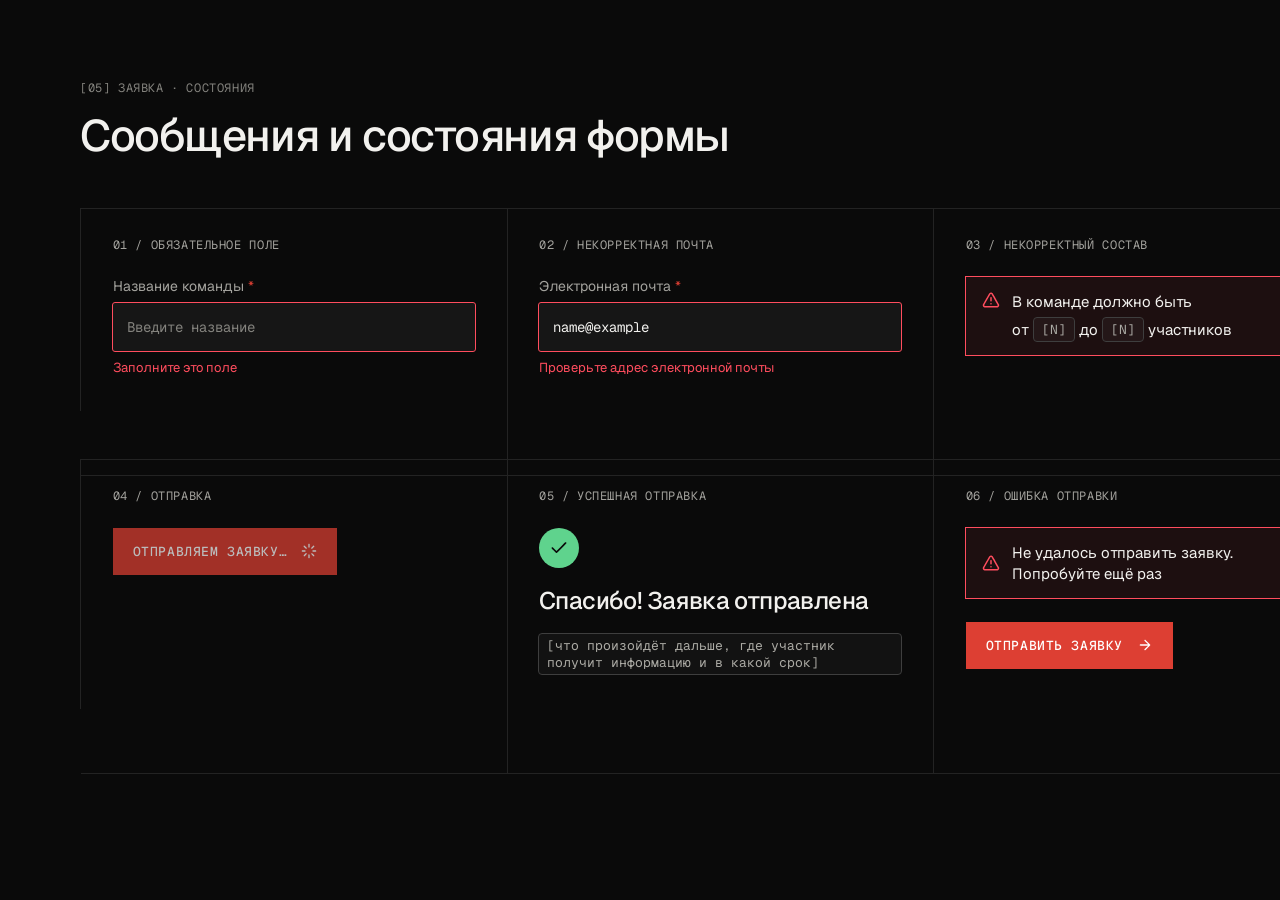
<file: design/form-states.html>
<!doctype html>
<html lang="en">
  <head>
    <meta charset="UTF-8" />
    <meta name="viewport" content="width=device-width, initial-scale=1.0" />
    <link rel="preconnect" href="https://fonts.googleapis.com" />
    <link rel="preconnect" href="https://fonts.gstatic.com" crossorigin />
    <link
      href="https://fonts.googleapis.com/css2?family=Geist%3Awght%40100..900&family=Geist+Mono%3Awght%40100..900&display=swap"
      rel="stylesheet"
    />

    <style>
      *, ::before, ::after {
        box-sizing: border-box;
      }

      body {
        margin: 0;
      }
    </style>
  </head>
  <body style="background-color: #0A0A0A">
    <div
      data-pencil-name="TMP export · form states red"
      style="align-items: flex-start; background-color: #0A0A0A; box-sizing: border-box; display: flex; flex-direction: column; gap: 48px; height: fit-content; justify-content: flex-start; overflow: hidden; padding: 80px 80px 96px 80px; width: 1440px"
    >
      <div
        data-pencil-name="Header"
        style="align-items: flex-start; box-sizing: border-box; display: flex; flex-direction: column; flex-shrink: 0; gap: 16px; height: fit-content; justify-content: flex-start; width: 100%"
      >
        <div
          data-pencil-name="Label"
          style='box-sizing: border-box; color: #83827D; font-family: "Geist Mono", system-ui, sans-serif; font-size: 12px; font-style: normal; font-weight: 400; letter-spacing: 0.6px; line-height: normal; text-align: left; white-space: nowrap'
        >
          [05] ЗАЯВКА · СОСТОЯНИЯ
        </div>
        <div
          data-pencil-name="Title"
          style="box-sizing: border-box; color: #F2F1EE; font-family: Geist, system-ui, sans-serif; font-size: 44px; font-style: normal; font-weight: 500; letter-spacing: -1.5px; line-height: 48px; text-align: left; white-space: nowrap"
        >
          Сообщения и состояния формы
        </div>
      </div>
      <div
        data-pencil-name="Row"
        style="align-items: flex-start; border-color: #232323; border-style: solid; border-width: 1px 0px 0px 1px; box-sizing: content-box; display: flex; flex-direction: row; flex-shrink: 0; gap: 0px; height: 202.5px; justify-content: flex-start; margin: -0.5px 0px 0px -0.5px; width: 1279.5px"
      >
        <div
          data-pencil-name="01 / ОБЯЗАТЕЛЬНОЕ ПОЛЕ"
          style="align-items: flex-start; border-color: #232323; border-style: solid; border-width: 0px 1px 1px 0px; box-sizing: content-box; display: flex; flex-direction: column; flex: 1 1 0; gap: 24px; height: 202.5px; justify-content: flex-start; margin: 0px -0.5px -0.5px 0px; padding: 28px 32px 36px 32px; width: 426.167px"
        >
          <div
            data-pencil-name="Caption"
            style='box-sizing: border-box; color: #A3A29D; font-family: "Geist Mono", system-ui, sans-serif; font-size: 12px; font-style: normal; font-weight: 400; letter-spacing: 0.6px; line-height: normal; text-align: left; white-space: nowrap'
          >
            01 / ОБЯЗАТЕЛЬНОЕ ПОЛЕ
          </div>
          <div
            data-pencil-name="Название команды"
            style="align-items: flex-start; box-sizing: border-box; display: flex; flex-direction: column; flex-shrink: 0; gap: 8px; height: fit-content; justify-content: flex-start; width: 100%"
          >
            <div
              data-pencil-name="Label Row"
              style="align-items: flex-start; box-sizing: border-box; display: flex; flex-direction: row; flex-shrink: 0; gap: 4px; height: fit-content; justify-content: flex-start; width: fit-content"
            >
              <div
                data-pencil-name="Label"
                style="box-sizing: border-box; color: #A3A29D; font-family: Geist, system-ui, sans-serif; font-size: 14px; font-style: normal; font-weight: 400; letter-spacing: 0px; line-height: normal; text-align: left; white-space: nowrap"
              >
                Название команды
              </div>
              <div
                data-pencil-name="Required"
                style="box-sizing: border-box; color: #DD3F33; font-family: Geist, system-ui, sans-serif; font-size: 14px; font-style: normal; font-weight: 400; letter-spacing: 0px; line-height: normal; text-align: left; white-space: nowrap"
              >
                *
              </div>
            </div>
            <div
              data-pencil-name="Input"
              style="align-items: center; background-color: #161616; border-radius: 2px; box-sizing: border-box; display: flex; flex-direction: row; flex-shrink: 0; gap: 0px; height: 48px; justify-content: space-between; outline-offset: -0.5px; outline: 1px solid #FF4D5E; padding: 0px 14px; width: 100%"
            >
              <div
                data-pencil-name="Value"
                style='box-sizing: border-box; color: #83827D; font-family: "Geist Mono", system-ui, sans-serif; font-size: 14px; font-style: normal; font-weight: 400; letter-spacing: 0px; line-height: normal; text-align: left; white-space: nowrap'
              >
                Введите название
              </div>
            </div>
            <div
              data-pencil-name="Hint"
              style="box-sizing: border-box; color: #FF4D5E; font-family: Geist, system-ui, sans-serif; font-size: 13px; font-style: normal; font-weight: 400; letter-spacing: 0px; line-height: normal; text-align: left; white-space: nowrap"
            >
              Заполните это поле
            </div>
          </div>
        </div>
        <div
          data-pencil-name="02 / НЕКОРРЕКТНАЯ ПОЧТА"
          style="align-items: flex-start; border-color: #232323; border-style: solid; border-width: 0px 1px 1px 0px; box-sizing: content-box; display: flex; flex-direction: column; flex: 1 1 0; gap: 24px; height: 202.5px; justify-content: flex-start; margin: 0px -0.5px -0.5px 0px; padding: 28px 32px 36px 32px; width: 426.167px"
        >
          <div
            data-pencil-name="Caption"
            style='box-sizing: border-box; color: #A3A29D; font-family: "Geist Mono", system-ui, sans-serif; font-size: 12px; font-style: normal; font-weight: 400; letter-spacing: 0.6px; line-height: normal; text-align: left; white-space: nowrap'
          >
            02 / НЕКОРРЕКТНАЯ ПОЧТА
          </div>
          <div
            data-pencil-name="Электронная почта"
            style="align-items: flex-start; box-sizing: border-box; display: flex; flex-direction: column; flex-shrink: 0; gap: 8px; height: fit-content; justify-content: flex-start; width: 100%"
          >
            <div
              data-pencil-name="Label Row"
              style="align-items: flex-start; box-sizing: border-box; display: flex; flex-direction: row; flex-shrink: 0; gap: 4px; height: fit-content; justify-content: flex-start; width: fit-content"
            >
              <div
                data-pencil-name="Label"
                style="box-sizing: border-box; color: #A3A29D; font-family: Geist, system-ui, sans-serif; font-size: 14px; font-style: normal; font-weight: 400; letter-spacing: 0px; line-height: normal; text-align: left; white-space: nowrap"
              >
                Электронная почта
              </div>
              <div
                data-pencil-name="Required"
                style="box-sizing: border-box; color: #DD3F33; font-family: Geist, system-ui, sans-serif; font-size: 14px; font-style: normal; font-weight: 400; letter-spacing: 0px; line-height: normal; text-align: left; white-space: nowrap"
              >
                *
              </div>
            </div>
            <div
              data-pencil-name="Input"
              style="align-items: center; background-color: #161616; border-radius: 2px; box-sizing: border-box; display: flex; flex-direction: row; flex-shrink: 0; gap: 0px; height: 48px; justify-content: space-between; outline-offset: -0.5px; outline: 1px solid #FF4D5E; padding: 0px 14px; width: 100%"
            >
              <div
                data-pencil-name="Value"
                style='box-sizing: border-box; color: #F2F1EE; font-family: "Geist Mono", system-ui, sans-serif; font-size: 14px; font-style: normal; font-weight: 400; letter-spacing: 0px; line-height: normal; text-align: left; white-space: nowrap'
              >
                name@example
              </div>
            </div>
            <div
              data-pencil-name="Hint"
              style="box-sizing: border-box; color: #FF4D5E; font-family: Geist, system-ui, sans-serif; font-size: 13px; font-style: normal; font-weight: 400; letter-spacing: 0px; line-height: normal; text-align: left; white-space: nowrap"
            >
              Проверьте адрес электронной почты
            </div>
          </div>
        </div>
        <div
          data-pencil-name="03 / НЕКОРРЕКТНЫЙ СОСТАВ"
          style="align-items: flex-start; border-color: #232323; border-style: solid; border-width: 0px 1px 1px 0px; box-sizing: content-box; display: flex; flex-direction: column; flex: 1 1 0; gap: 24px; height: 202.5px; justify-content: flex-start; margin: 0px -0.5px -0.5px 0px; padding: 28px 32px 36px 32px; width: 426.167px"
        >
          <div
            data-pencil-name="Caption"
            style='box-sizing: border-box; color: #A3A29D; font-family: "Geist Mono", system-ui, sans-serif; font-size: 12px; font-style: normal; font-weight: 400; letter-spacing: 0.6px; line-height: normal; text-align: left; white-space: nowrap'
          >
            03 / НЕКОРРЕКТНЫЙ СОСТАВ
          </div>
          <div
            data-pencil-name="Banner"
            style="align-items: flex-start; background-color: #FF4D5E14; box-sizing: border-box; display: flex; flex-direction: row; flex-shrink: 0; gap: 12px; height: fit-content; justify-content: flex-start; outline-offset: -0.5px; outline: 1px solid #FF4D5E; padding: 14px 16px; width: 100%"
          >
            <svg
              data-pencil-name="Icon"
              data-icon-name="triangle-alert"
              data-icon-set="lucide"
              viewBox="0 0 13.99993896484375 14"
              preserveAspectRatio="xMidYMid meet"
              xmlns="http://www.w3.org/2000/svg"
              style="box-sizing: border-box; flex-shrink: 0; height: 18px; width: 18px"
            >
              <path
                d="M6.87354 1.16211q-0.46143 0.02734-0.88184 0.30762-0.11279 0.08545-0.24609 0.22558-0.1333 0.14014-0.20166 0.23584-0.11279 0.16748-2.45069 4.26563-2.33789 4.09473-2.3789 4.19043-0.12646 0.29395-0.12647 0.64599-0.01367 0.19482 0.00684 0.32813 0.02051 0.1333 0.07861 0.30078 0.15381 0.43408 0.50244 0.73486 0.34863 0.30078 0.81348 0.39991 0.08203 0.02734 0.89551 0.02734l4.11523 0 4.22803 0q0.68701 0 0.79638-0.02734 0.50586-0.11279 0.86817-0.47852 0.51953-0.51611 0.51953-1.23047 0-0.42041-0.18115-0.78271-0.0581-0.09912-2.36866-4.14258-2.30713-4.04688-2.39257-4.18701-0.18115-0.29395-0.49561-0.50245-0.31445-0.21191-0.65283-0.28369-0.23584-0.04102-0.44775-0.02734z m0.37939 1.2168q0.0957 0.05811 0.15723 0.13671 0.06494 0.0752 2.42334 4.20411 2.36182 4.12891 2.38916 4.21435 0.06836 0.22559-0.05127 0.43408-0.11621 0.2085-0.35547 0.28028-0.06836 0.01367-0.85449 0.01367l-8.76368 0-0.11279-0.05469q-0.19482-0.08545-0.29394-0.29394-0.04102-0.09912-0.04102-0.23243 0-0.1333 0.04785-0.229 0.05127-0.09912 2.3584-4.15283 2.31055-4.05371 2.36865-4.13574 0.11279-0.15381 0.32813-0.2085 0.21533-0.05811 0.3999 0.0376l0-0.01367z m-0.40674 2.31054q-0.25293 0.08545-0.37939 0.30762l-0.04102 0.08545 0 2.46435q0 0.18115 0.03418 0.26661 0.0376 0.08203 0.11963 0.16748 0.08545 0.08203 0.18799 0.1333 0.10596 0.04785 0.23242 0.04785 0.12646 0 0.229-0.04785 0.10596-0.05127 0.18799-0.1333 0.08545-0.08545 0.11963-0.16748 0.0376-0.08545 0.0376-0.26661l0-2.46435-0.04102-0.08545q-0.09912-0.18115-0.28027-0.2666-0.08545-0.04102-0.22559-0.04785-0.14014-0.00684-0.18115 0.00683z m0.05469 4.66211q-0.18115 0.02734-0.32129 0.16748-0.2085 0.21191-0.15381 0.50586 0.05469 0.29395 0.32129 0.42041 0.09912 0.04102 0.25293 0.04102 0.25293 0 0.42041-0.16748 0.12646-0.12646 0.15381-0.30762 0.05469-0.29394-0.15723-0.50244-0.2085-0.21191-0.51611-0.15723z"
                fill="#FF4D5E"
              ></path>
            </svg>
            <div
              data-pencil-name="Message"
              style="align-items: flex-start; box-sizing: border-box; display: flex; flex-direction: column; flex-shrink: 0; gap: 6px; height: fit-content; justify-content: flex-start; width: fit-content"
            >
              <div
                data-pencil-name="Text"
                style="box-sizing: border-box; color: #F2F1EE; font-family: Geist, system-ui, sans-serif; font-size: 15px; font-style: normal; font-weight: 400; letter-spacing: 0px; line-height: 21px; text-align: left; white-space: nowrap"
              >
                В команде должно быть
              </div>
              <div
                data-pencil-name="Line 2"
                style="align-items: center; box-sizing: border-box; display: flex; flex-direction: row; flex-shrink: 0; gap: 5px; height: fit-content; justify-content: flex-start; width: fit-content"
              >
                <div
                  data-pencil-name="Text"
                  style="box-sizing: border-box; color: #F2F1EE; font-family: Geist, system-ui, sans-serif; font-size: 15px; font-style: normal; font-weight: 400; letter-spacing: 0px; line-height: 21px; text-align: left; white-space: nowrap"
                >
                  от
                </div>
                <div
                  data-pencil-name="Placeholder"
                  style="align-items: center; background-color: #FFFFFF08; border-radius: 3px; box-sizing: border-box; display: flex; flex-direction: row; flex-shrink: 0; gap: 0px; height: fit-content; justify-content: flex-start; outline-offset: -0.5px; outline: 1px solid #3E3E3E; padding: 3px 8px; width: fit-content"
                >
                  <div
                    data-pencil-name="Text"
                    style='box-sizing: border-box; color: #ABAAA4; font-family: "Geist Mono", system-ui, sans-serif; font-size: 13px; font-style: normal; font-weight: 400; letter-spacing: 0px; line-height: normal; text-align: left; white-space: nowrap'
                  >
                    [N]
                  </div>
                </div>
                <div
                  data-pencil-name="Text"
                  style="box-sizing: border-box; color: #F2F1EE; font-family: Geist, system-ui, sans-serif; font-size: 15px; font-style: normal; font-weight: 400; letter-spacing: 0px; line-height: 21px; text-align: left; white-space: nowrap"
                >
                  до
                </div>
                <div
                  data-pencil-name="Placeholder"
                  style="align-items: center; background-color: #FFFFFF08; border-radius: 3px; box-sizing: border-box; display: flex; flex-direction: row; flex-shrink: 0; gap: 0px; height: fit-content; justify-content: flex-start; outline-offset: -0.5px; outline: 1px solid #3E3E3E; padding: 3px 8px; width: fit-content"
                >
                  <div
                    data-pencil-name="Text"
                    style='box-sizing: border-box; color: #ABAAA4; font-family: "Geist Mono", system-ui, sans-serif; font-size: 13px; font-style: normal; font-weight: 400; letter-spacing: 0px; line-height: normal; text-align: left; white-space: nowrap'
                  >
                    [N]
                  </div>
                </div>
                <div
                  data-pencil-name="Text"
                  style="box-sizing: border-box; color: #F2F1EE; font-family: Geist, system-ui, sans-serif; font-size: 15px; font-style: normal; font-weight: 400; letter-spacing: 0px; line-height: 21px; text-align: left; white-space: nowrap"
                >
                  участников
                </div>
              </div>
            </div>
          </div>
        </div>
      </div>
      <div
        data-pencil-name="Row"
        style="align-items: flex-start; border-color: #232323; border-style: solid; border-width: 1px 0px 0px 1px; box-sizing: content-box; display: flex; flex-direction: row; flex-shrink: 0; gap: 0px; height: 249.5px; justify-content: flex-start; margin: -0.5px 0px 0px -0.5px; width: 1279.5px"
      >
        <div
          data-pencil-name="04 / ОТПРАВКА"
          style="align-items: flex-start; border-color: #232323; border-style: solid; border-width: 0px 1px 1px 0px; box-sizing: content-box; display: flex; flex-direction: column; flex: 1 1 0; gap: 24px; height: 249.5px; justify-content: flex-start; margin: 0px -0.5px -0.5px 0px; padding: 28px 32px 36px 32px; width: 426.167px"
        >
          <div
            data-pencil-name="Caption"
            style='box-sizing: border-box; color: #A3A29D; font-family: "Geist Mono", system-ui, sans-serif; font-size: 12px; font-style: normal; font-weight: 400; letter-spacing: 0.6px; line-height: normal; text-align: left; white-space: nowrap'
          >
            04 / ОТПРАВКА
          </div>
          <div
            data-pencil-name="Submit Loading"
            style="align-items: center; background-color: #DD3F33; box-sizing: border-box; display: flex; flex-direction: row; flex-shrink: 0; gap: 14px; height: fit-content; justify-content: flex-start; opacity: 0.72; padding: 15px 20px; width: fit-content"
          >
            <div
              data-pencil-name="Label"
              style='box-sizing: border-box; color: #FFFFFF; font-family: "Geist Mono", system-ui, sans-serif; font-size: 13px; font-style: normal; font-weight: 500; letter-spacing: 0.6px; line-height: normal; text-align: left; white-space: nowrap'
            >
              ОТПРАВЛЯЕМ ЗАЯВКУ…
            </div>
            <svg
              data-pencil-name="Icon"
              data-icon-name="loader"
              data-icon-set="lucide"
              viewBox="0 0 13.99993896484375 14"
              preserveAspectRatio="xMidYMid meet"
              xmlns="http://www.w3.org/2000/svg"
              style="box-sizing: border-box; flex-shrink: 0; height: 16px; width: 16px"
            >
              <path
                d="M6.90088 0.60156q-0.0957 0.01367-0.17432 0.05127-0.0752 0.03418-0.15381 0.12647-0.0752 0.08887-0.11279 0.16748-0.03418 0.0752-0.03418 0.25635l0 2.46435 0.04102 0.08545q0.04443 0.06836 0.12646 0.15381 0.08545 0.08203 0.16065 0.12646 0.07861 0.04102 0.24609 0.04102 0.16748 0 0.24268-0.04102 0.07861-0.04443 0.16064-0.12646 0.08545-0.08545 0.12988-0.15381l0.04102-0.08545 0-2.33789q0-0.2666-0.02051-0.3418-0.02051-0.07861-0.07861-0.16064l-0.01367-0.01367q-0.09912-0.12646-0.2461-0.18116-0.14697-0.05811-0.31445-0.03076z m-4.18359 1.69531q-0.19824 0.04102-0.32471 0.21534-0.12305 0.17432-0.10938 0.38623 0 0.12646 0.04102 0.19482 0.05469 0.09912 0.2666 0.30762 0.14014 0.15381 0.68359 0.70068l0.01709 0.01367q0.92285 0.90918 1.00489 0.96045 0.08545 0.04785 0.23925 0.04786 0.15381 0 0.23584-0.03418 0.08545-0.03418 0.18457-0.13331 0.09912-0.09912 0.13331-0.18115 0.03418-0.08545 0.03418-0.23926 0-0.15381-0.05127-0.23584-0.04785-0.08545-0.95704-1.0083-0.58789-0.58789-0.7622-0.75537-0.17432-0.1709-0.25293-0.20508-0.0752-0.03418-0.18799-0.04785-0.11279-0.01367-0.19482 0.01367z m8.28515 0q-0.12305 0.02734-0.28027 0.16749-0.15381 0.14014-0.8374 0.82714-0.92627 0.92285-0.96729 1.0083-0.04102 0.08203-0.04102 0.23584 0 0.15381 0.03418 0.23926 0.03418 0.08203 0.13331 0.18115 0.09912 0.09912 0.18115 0.13331 0.08545 0.03418 0.23926 0.03418 0.15381 0 0.23584-0.04786 0.08545-0.05127 1.0083-0.96045 0.60498-0.60156 0.76562-0.76904 0.16065-0.16748 0.18799-0.23926 0.11279-0.23584 0.02734-0.45117-0.08203-0.21875-0.32129-0.33154-0.07178-0.02734-0.18457-0.03418-0.10938-0.00684-0.18115 0.00683z m-10.02148 4.15625q-0.07178 0.01367-0.14014 0.07178-0.16748 0.11279-0.23242 0.31446-0.06152 0.20166 0.02051 0.3999 0.05811 0.0957 0.14013 0.18115 0.08545 0.08203 0.16748 0.11963 0.08545 0.03418 0.26661 0.03418l2.46435 0 0.08545-0.04102q0.06836-0.04443 0.15039-0.12646 0.08545-0.08545 0.12647-0.16065 0.04443-0.07861 0.04443-0.24609 0-0.16748-0.04102-0.25293-0.09912-0.16748-0.28027-0.2666l-0.08545-0.05469-1.31592 0q-1.31592 0-1.3706 0.02734z m9.36523-0.01367q-0.11279 0.02734-0.21875 0.11963-0.10254 0.09229-0.15381 0.18457-0.04785 0.08887-0.04785 0.25635 0 0.16748 0.04102 0.24609 0.04443 0.0752 0.12646 0.16065 0.08545 0.08203 0.15381 0.12646l0.08545 0.04102 2.46436 0q0.18115 0 0.26318-0.03418 0.08545-0.0376 0.16748-0.11963 0.08545-0.08545 0.1333-0.18799 0.05127-0.10596 0.05127-0.23242 0-0.12646-0.04102-0.23926-0.09912-0.19482-0.29394-0.29394l-0.08545-0.04102-1.30225 0q-1.30225 0-1.34326 0.01367z m-5.95068 2.45069q-0.11279 0.02734-0.28028 0.18115-0.16748 0.15381-0.82373 0.81348-0.60498 0.60156-0.76562 0.76904-0.16064 0.16748-0.18799 0.23926-0.11279 0.23584-0.01367 0.46142 0.09912 0.22217 0.32129 0.32129 0.22559 0.09912 0.46142-0.01367 0.07178-0.02734 0.23926-0.18799 0.16748-0.16064 0.76904-0.76562 0.90918-0.92285 0.95704-1.00489 0.05127-0.08545 0.05127-0.23925 0-0.15381-0.03418-0.23584-0.03418-0.08545-0.11963-0.18457-0.16748-0.15381-0.39307-0.16749-0.14014 0-0.18115 0.01368z m4.90137 0q-0.25293 0.08545-0.3794 0.30761-0.04102 0.08545-0.04102 0.25293 0 0.16748 0.04786 0.25293 0.05127 0.08203 0.96045 1.00489 0.60156 0.60498 0.76904 0.76562 0.16748 0.16065 0.23926 0.18799 0.23584 0.11279 0.458 0.01367 0.22559-0.09912 0.32471-0.32129 0.09912-0.22559-0.01367-0.46142-0.02734-0.07178-0.18799-0.23926-0.16064-0.16748-0.76562-0.76904l-0.05469-0.05811q-0.51953-0.51611-0.67334-0.65625-0.2085-0.19482-0.29395-0.25293-0.06836-0.02734-0.19482-0.04102l-0.01367 0q-0.14014 0-0.18115 0.01368z m-2.45069 1.04931q-0.25293 0.08545-0.37939 0.30762l-0.04102 0.08545 0 2.46435q0 0.18115 0.03418 0.26661 0.0376 0.08203 0.11963 0.16748 0.08545 0.08203 0.18799 0.1333 0.10596 0.04785 0.23242 0.04785 0.12646 0 0.229-0.04785 0.10596-0.05127 0.18799-0.1333 0.08545-0.08545 0.11963-0.16748 0.0376-0.08545 0.0376-0.26661l0-2.46435-0.04102-0.08545q-0.09912-0.18115-0.28027-0.2666-0.08545-0.04102-0.22559-0.04785-0.14014-0.00684-0.18115 0.00683z"
                fill="#FFFFFF"
              ></path>
            </svg>
          </div>
        </div>
        <div
          data-pencil-name="05 / УСПЕШНАЯ ОТПРАВКА"
          style="align-items: flex-start; border-color: #232323; border-style: solid; border-width: 0px 1px 1px 0px; box-sizing: content-box; display: flex; flex-direction: column; flex: 1 1 0; gap: 24px; height: 249.5px; justify-content: flex-start; margin: 0px -0.5px -0.5px 0px; padding: 28px 32px 36px 32px; width: 426.167px"
        >
          <div
            data-pencil-name="Caption"
            style='box-sizing: border-box; color: #A3A29D; font-family: "Geist Mono", system-ui, sans-serif; font-size: 12px; font-style: normal; font-weight: 400; letter-spacing: 0.6px; line-height: normal; text-align: left; white-space: nowrap'
          >
            05 / УСПЕШНАЯ ОТПРАВКА
          </div>
          <div
            data-pencil-name="Success"
            style="align-items: flex-start; box-sizing: border-box; display: flex; flex-direction: column; flex-shrink: 0; gap: 16px; height: fit-content; justify-content: flex-start; width: 100%"
          >
            <div
              data-pencil-name="Check"
              style="align-items: center; background-color: #5FD38D; border-radius: 20px; box-sizing: border-box; display: flex; flex-direction: row; flex-shrink: 0; gap: 0px; height: 40px; justify-content: center; width: 40px"
            >
              <svg
                data-pencil-name="Icon"
                data-icon-name="check"
                data-icon-set="lucide"
                viewBox="0 0 13.99993896484375 14"
                preserveAspectRatio="xMidYMid meet"
                xmlns="http://www.w3.org/2000/svg"
                style="box-sizing: border-box; flex-shrink: 0; height: 20px; width: 20px"
              >
                <path
                  d="M11.48096 2.95313q-0.07178 0.01367-0.12989 0.0581-0.05469 0.04102-3.07617 3.06592l-3.0249 3.00781-1.28857-1.28857q-1.28857-1.28516-1.38086-1.32618-0.08887-0.04443-0.22217-0.04443-0.1333 0-0.23242 0.0376-0.0957 0.03418-0.18799 0.11279-0.08887 0.0752-0.1333 0.1709-0.02734 0.07178-0.03418 0.11279-0.00684 0.04102-0.00684 0.14014l0 0.04102q-0.01367 0.11279 0.04102 0.19824 0.07178 0.10938 0.36572 0.40332 0.19482 0.21191 0.96729 0.98096l1.49707 1.48339q0.28027 0.2666 0.38964 0.33838 0.07178 0.05469 0.18457 0.04102l0.09571 0.01367q0.07178 0 0.14013-0.02734 0.08545-0.07178 0.32129-0.28711 0.23926-0.21875 0.79981-0.76221l2.2832-2.2832q2.08496-2.09863 2.7002-2.71387 0.61524-0.61865 0.64599-0.68701 0.04102-0.08545 0.04102-0.23926 0-0.09912-0.00684-0.14014-0.00684-0.04102-0.03418-0.11279-0.04443-0.08203-0.13672-0.16406-0.08887-0.08545-0.18115-0.11963-0.08887-0.0376-0.20849-0.0376-0.11963 0-0.18799 0.02734z"
                  fill="#0A0A0A"
                ></path>
              </svg>
            </div>
            <div
              data-pencil-name="Success Title"
              style="box-sizing: border-box; color: #F2F1EE; font-family: Geist, system-ui, sans-serif; font-size: 24px; font-style: normal; font-weight: 500; letter-spacing: -0.6px; line-height: 34px; text-align: left; white-space: nowrap"
            >
              Спасибо! Заявка отправлена
            </div>
            <div
              data-pencil-name="Placeholder"
              style="align-items: center; background-color: #FFFFFF08; border-radius: 3px; box-sizing: border-box; display: flex; flex-direction: row; flex-shrink: 0; gap: 0px; height: fit-content; justify-content: flex-start; outline-offset: -0.5px; outline: 1px solid #3E3E3E; padding: 3px 8px; width: 100%"
            >
              <div
                data-pencil-name="Text"
                style='box-sizing: border-box; color: #ABAAA4; flex: 1 1 0; font-family: "Geist Mono", system-ui, sans-serif; font-size: 13px; font-style: normal; font-weight: 400; letter-spacing: 0px; line-height: normal; text-align: left'
              >
                [что произойдёт дальше, где участник получит информацию и в какой срок]
              </div>
            </div>
          </div>
        </div>
        <div
          data-pencil-name="06 / ОШИБКА ОТПРАВКИ"
          style="align-items: flex-start; border-color: #232323; border-style: solid; border-width: 0px 1px 1px 0px; box-sizing: content-box; display: flex; flex-direction: column; flex: 1 1 0; gap: 24px; height: 249.5px; justify-content: flex-start; margin: 0px -0.5px -0.5px 0px; padding: 28px 32px 36px 32px; width: 426.167px"
        >
          <div
            data-pencil-name="Caption"
            style='box-sizing: border-box; color: #A3A29D; font-family: "Geist Mono", system-ui, sans-serif; font-size: 12px; font-style: normal; font-weight: 400; letter-spacing: 0.6px; line-height: normal; text-align: left; white-space: nowrap'
          >
            06 / ОШИБКА ОТПРАВКИ
          </div>
          <div
            data-pencil-name="Banner"
            style="align-items: center; background-color: #FF4D5E14; box-sizing: border-box; display: flex; flex-direction: row; flex-shrink: 0; gap: 12px; height: fit-content; justify-content: flex-start; outline-offset: -0.5px; outline: 1px solid #FF4D5E; padding: 14px 16px; width: 100%"
          >
            <svg
              data-pencil-name="Icon"
              data-icon-name="triangle-alert"
              data-icon-set="lucide"
              viewBox="0 0 13.99993896484375 14"
              preserveAspectRatio="xMidYMid meet"
              xmlns="http://www.w3.org/2000/svg"
              style="box-sizing: border-box; flex-shrink: 0; height: 18px; width: 18px"
            >
              <path
                d="M6.87354 1.16211q-0.46143 0.02734-0.88184 0.30762-0.11279 0.08545-0.24609 0.22558-0.1333 0.14014-0.20166 0.23584-0.11279 0.16748-2.45069 4.26563-2.33789 4.09473-2.3789 4.19043-0.12646 0.29395-0.12647 0.64599-0.01367 0.19482 0.00684 0.32813 0.02051 0.1333 0.07861 0.30078 0.15381 0.43408 0.50244 0.73486 0.34863 0.30078 0.81348 0.39991 0.08203 0.02734 0.89551 0.02734l4.11523 0 4.22803 0q0.68701 0 0.79638-0.02734 0.50586-0.11279 0.86817-0.47852 0.51953-0.51611 0.51953-1.23047 0-0.42041-0.18115-0.78271-0.0581-0.09912-2.36866-4.14258-2.30713-4.04688-2.39257-4.18701-0.18115-0.29395-0.49561-0.50245-0.31445-0.21191-0.65283-0.28369-0.23584-0.04102-0.44775-0.02734z m0.37939 1.2168q0.0957 0.05811 0.15723 0.13671 0.06494 0.0752 2.42334 4.20411 2.36182 4.12891 2.38916 4.21435 0.06836 0.22559-0.05127 0.43408-0.11621 0.2085-0.35547 0.28028-0.06836 0.01367-0.85449 0.01367l-8.76368 0-0.11279-0.05469q-0.19482-0.08545-0.29394-0.29394-0.04102-0.09912-0.04102-0.23243 0-0.1333 0.04785-0.229 0.05127-0.09912 2.3584-4.15283 2.31055-4.05371 2.36865-4.13574 0.11279-0.15381 0.32813-0.2085 0.21533-0.05811 0.3999 0.0376l0-0.01367z m-0.40674 2.31054q-0.25293 0.08545-0.37939 0.30762l-0.04102 0.08545 0 2.46435q0 0.18115 0.03418 0.26661 0.0376 0.08203 0.11963 0.16748 0.08545 0.08203 0.18799 0.1333 0.10596 0.04785 0.23242 0.04785 0.12646 0 0.229-0.04785 0.10596-0.05127 0.18799-0.1333 0.08545-0.08545 0.11963-0.16748 0.0376-0.08545 0.0376-0.26661l0-2.46435-0.04102-0.08545q-0.09912-0.18115-0.28027-0.2666-0.08545-0.04102-0.22559-0.04785-0.14014-0.00684-0.18115 0.00683z m0.05469 4.66211q-0.18115 0.02734-0.32129 0.16748-0.2085 0.21191-0.15381 0.50586 0.05469 0.29395 0.32129 0.42041 0.09912 0.04102 0.25293 0.04102 0.25293 0 0.42041-0.16748 0.12646-0.12646 0.15381-0.30762 0.05469-0.29394-0.15723-0.50244-0.2085-0.21191-0.51611-0.15723z"
                fill="#FF4D5E"
              ></path>
            </svg>
            <div
              data-pencil-name="Message"
              style="box-sizing: border-box; color: #F2F1EE; flex: 1 1 0; font-family: Geist, system-ui, sans-serif; font-size: 15px; font-style: normal; font-weight: 400; letter-spacing: 0px; line-height: 21px; text-align: left"
            >
              Не удалось отправить заявку. Попробуйте ещё раз
            </div>
          </div>
          <div
            data-pencil-name="Submit Retry"
            style="align-items: center; background-color: #DD3F33; box-sizing: border-box; display: flex; flex-direction: row; flex-shrink: 0; gap: 14px; height: fit-content; justify-content: flex-start; padding: 15px 20px; width: fit-content"
          >
            <div
              data-pencil-name="Label"
              style='box-sizing: border-box; color: #FFFFFF; font-family: "Geist Mono", system-ui, sans-serif; font-size: 13px; font-style: normal; font-weight: 500; letter-spacing: 0.6px; line-height: normal; text-align: left; white-space: nowrap'
            >
              ОТПРАВИТЬ ЗАЯВКУ
            </div>
            <svg
              data-pencil-name="Icon"
              data-icon-name="arrow-right"
              data-icon-set="lucide"
              viewBox="0 0 13.99993896484375 14"
              preserveAspectRatio="xMidYMid meet"
              xmlns="http://www.w3.org/2000/svg"
              style="box-sizing: border-box; flex-shrink: 0; height: 16px; width: 16px"
            >
              <path
                d="M6.90088 2.35156q-0.18115 0.02734-0.32129 0.16748-0.11279 0.11279-0.14697 0.28028-0.03418 0.16748 0.02051 0.32129 0.02734 0.08545 0.25976 0.3247 0.23242 0.23584 1.36377 1.37061 1.58252 1.58252 1.58252 1.59619 0 0.01367-3.45557 0.01367l-3.44531 0-0.08545 0.04102q-0.22217 0.11279-0.30078 0.33838-0.0752 0.22217 0.00684 0.43408 0.05811 0.0957 0.14013 0.18115 0.08545 0.08203 0.16748 0.11963 0.08545 0.03418 0.53321 0.03418l3.01123 0q3.42822 0 3.42822 0.01367 0 0.01367-1.58252 1.59619-1.13135 1.13477-1.36377 1.37402-0.23242 0.23584-0.25976 0.3213-0.05469 0.15381-0.02051 0.32128 0.03418 0.16748 0.14697 0.28028 0.18115 0.18115 0.42041 0.18115l0.04102 0q0.11279 0 0.19824-0.05469 0.14014-0.09912 0.51611-0.46484l1.68164-1.67822q2.1123-2.10205 2.15332-2.18409 0.07178-0.12646 0.07178-0.28027 0-0.15381-0.07178-0.28027-0.04102-0.08203-2.1499-2.18067-2.10547-2.10205-2.17725-2.13623-0.06836-0.0376-0.23584-0.06494-0.04102 0-0.12646 0.01367z"
                fill="#FFFFFF"
              ></path>
            </svg>
          </div>
        </div>
      </div>
    </div>
  </body>
</html>
</file>
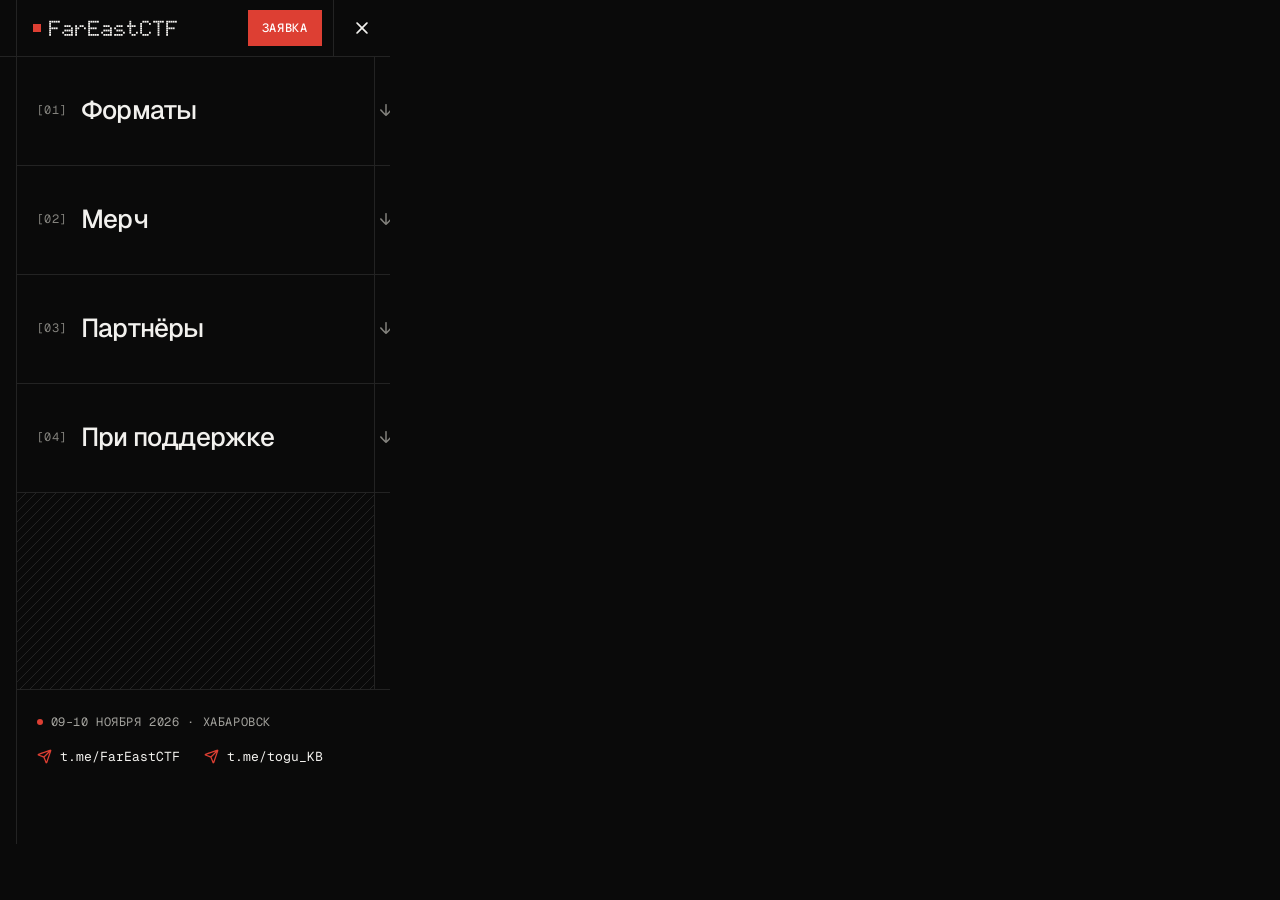
<file: design/mobile-menu-open.html>
<!doctype html>
<html lang="en">
  <head>
    <meta charset="UTF-8" />
    <meta name="viewport" content="width=device-width, initial-scale=1.0" />
    <link rel="preconnect" href="https://fonts.googleapis.com" />
    <link rel="preconnect" href="https://fonts.gstatic.com" crossorigin />
    <link
      href="https://fonts.googleapis.com/css2?family=Doto%3Awght%40100..900&family=Geist%3Awght%40100..900&family=Geist+Mono%3Awght%40100..900&display=swap"
      rel="stylesheet"
    />

    <style>
      *, ::before, ::after {
        box-sizing: border-box;
      }

      body {
        margin: 0;
      }
    </style>
  </head>
  <body style="background-color: #0A0A0A">
    <div
      data-pencil-name="FarEastCTF 2026 — Лендинг · мобильная версия · меню открыто"
      style="align-items: flex-start; background-color: #0A0A0A; box-sizing: border-box; display: flex; flex-direction: column; gap: 0px; height: 844px; justify-content: flex-start; overflow: hidden; width: 390px"
    >
      <div
        data-pencil-name="Nav"
        style="align-items: flex-start; background-color: #0A0A0A; border-color: #232323; border-style: solid; border-width: 0px 0px 1px 0px; box-sizing: content-box; display: flex; flex-direction: column; flex-shrink: 0; gap: 0px; height: 55.5px; justify-content: flex-start; margin: 0px 0px -0.5px 0px; padding: 0px 16px; width: 390px"
      >
        <div
          data-pencil-name="Nav / Column"
          style="align-items: center; border-color: #232323; border-style: solid; border-width: 0px 1px 0px 1px; box-sizing: content-box; display: flex; flex-direction: row; flex-shrink: 0; gap: 12px; height: 56px; justify-content: flex-start; margin: 0px -0.5px 0px -0.5px; padding: 0px 0px 0px 16px; width: 357px"
        >
          <div
            data-pencil-name="Logo"
            style="align-items: center; box-sizing: border-box; display: flex; flex-direction: row; flex: 1 1 0; gap: 8px; height: fit-content; justify-content: flex-start"
          >
            <div
              data-pencil-name="Mark"
              style="background-color: #DD3F33; box-sizing: border-box; flex-shrink: 0; height: 8px; width: 8px"
            ></div>
            <div
              data-pencil-name="Wordmark"
              style="box-sizing: border-box; color: #F2F1EE; font-family: Doto, system-ui, sans-serif; font-size: 22px; font-style: normal; font-weight: 800; letter-spacing: 0px; line-height: normal; text-align: left; white-space: nowrap"
            >
              FarEastCTF
            </div>
          </div>
          <div
            data-pencil-name="Nav CTA"
            style="align-items: center; background-color: #DD3F33; box-sizing: border-box; display: flex; flex-direction: row; flex-shrink: 0; gap: 14px; height: fit-content; justify-content: flex-start; padding: 10px 14px; width: fit-content"
          >
            <div
              data-pencil-name="Label"
              style='box-sizing: border-box; color: #FFFFFF; font-family: "Geist Mono", system-ui, sans-serif; font-size: 12px; font-style: normal; font-weight: 500; letter-spacing: 0.6px; line-height: normal; text-align: left; white-space: nowrap'
            >
              ЗАЯВКА
            </div>
          </div>
          <div
            data-pencil-name="Menu"
            style="align-items: center; border-color: #232323; border-style: solid; border-width: 0px 0px 0px 1px; box-sizing: content-box; display: flex; flex-direction: row; flex-shrink: 0; gap: 0px; height: 56px; justify-content: center; margin: 0px 0px 0px -0.5px; width: 55.5px"
          >
            <svg
              data-pencil-name="Menu Icon"
              data-icon-name="x"
              data-icon-set="lucide"
              viewBox="0 0 13.99993896484375 14"
              preserveAspectRatio="xMidYMid meet"
              xmlns="http://www.w3.org/2000/svg"
              style="box-sizing: border-box; flex-shrink: 0; height: 20px; width: 20px"
            >
              <path
                d="M3.34619 2.93945q-0.25293 0.08545-0.37939 0.30762-0.04102 0.08545-0.04102 0.25293 0 0.16748 0.04102 0.25293 0.04443 0.08203 1.62353 1.66455l1.58252 1.58252-1.58252 1.58252q-1.5791 1.58252-1.62353 1.66797-0.04102 0.08203-0.04102 0.23584 0 0.15381 0.03418 0.23926 0.0376 0.08203 0.1333 0.18115 0.09912 0.0957 0.18115 0.1333 0.08545 0.03418 0.23926 0.03418 0.15381 0 0.23584-0.04102 0.08545-0.04443 1.66797-1.62353l1.58252-1.58252 1.58252 1.58252q1.58252 1.5791 1.66455 1.62353 0.08545 0.04102 0.23926 0.04102 0.15381 0 0.23584-0.03418 0.08545-0.0376 0.18115-0.1333 0.09912-0.09912 0.1333-0.18115 0.0376-0.08545 0.0376-0.23926 0-0.15381-0.04443-0.23584-0.04101-0.08545-1.62012-1.66797l-1.58252-1.58252 1.58252-1.58252q1.5791-1.58252 1.62012-1.66455 0.04443-0.08545 0.04443-0.25293 0-0.16748-0.04102-0.25293-0.09912-0.16748-0.28027-0.2666-0.05811-0.02734-0.09912-0.04102-0.04102-0.01367-0.15381-0.01367-0.11279 0-0.15381 0.01367-0.04101 0.01367-0.11279 0.04102-0.09912 0.05811-1.66455 1.62695l-1.56885 1.56543-2.82666-2.81299q-0.31104-0.29395-0.42041-0.37939-0.08545-0.05469-0.19824-0.05469l-0.02735 0q-0.14014 0-0.18115 0.01367z"
                fill="#F2F1EE"
              ></path>
            </svg>
          </div>
        </div>
      </div>
      <div
        data-pencil-name="Menu Body"
        style="align-items: flex-start; box-sizing: border-box; display: flex; flex-direction: column; flex: 1 1 0; gap: 0px; justify-content: flex-start; padding: 0px 16px; width: 100%"
      >
        <div
          data-pencil-name="Menu / Column"
          style="align-items: flex-start; border-color: #232323; border-style: solid; border-width: 0px 1px 0px 1px; box-sizing: content-box; display: flex; flex-direction: column; flex: 1 1 0; gap: 0px; height: 788px; justify-content: flex-start; margin: 0px -0.5px 0px -0.5px; width: 357px"
        >
          <div
            data-pencil-name="Links"
            style="align-items: flex-start; box-sizing: border-box; display: flex; flex-direction: column; flex-shrink: 0; gap: 0px; height: fit-content; justify-content: flex-start; width: 100%"
          >
            <div
              data-pencil-name="Форматы"
              style="align-items: center; border-color: #232323; border-style: solid; border-width: 0px 0px 1px 0px; box-sizing: content-box; display: flex; flex-direction: row; flex-shrink: 0; gap: 14px; height: 68.5px; justify-content: flex-start; margin: 0px 0px -0.5px 0px; padding: 20px; width: 358px"
            >
              <div
                data-pencil-name="Index"
                style='box-sizing: border-box; color: #83827D; font-family: "Geist Mono", system-ui, sans-serif; font-size: 12px; font-style: normal; font-weight: 400; letter-spacing: 0.6px; line-height: normal; text-align: left; white-space: nowrap'
              >
                [01]
              </div>
              <div
                data-pencil-name="Label"
                style="box-sizing: border-box; color: #F2F1EE; flex: 1 1 0; font-family: Geist, system-ui, sans-serif; font-size: 26px; font-style: normal; font-weight: 500; letter-spacing: -0.8px; line-height: 29px; text-align: left"
              >
                Форматы
              </div>
              <svg
                data-pencil-name="Arrow"
                data-icon-name="arrow-down"
                data-icon-set="lucide"
                viewBox="0 0 13.99993896484375 14"
                preserveAspectRatio="xMidYMid meet"
                xmlns="http://www.w3.org/2000/svg"
                style="box-sizing: border-box; flex-shrink: 0; height: 18px; width: 18px"
              >
                <path
                  d="M6.90088 2.35156q-0.0957 0.01367-0.17432 0.05127-0.0752 0.03418-0.15381 0.12647-0.0752 0.08887-0.11279 0.16748-0.03418 0.0752-0.03418 0.52295l0 3.01123q0 3.42822-0.01367 3.42822-0.01367 0-1.59619-1.58252-1.14844-1.14502-1.38086-1.37061-0.229-0.22559-0.31445-0.25293-0.2085-0.06836-0.42725 0.01709-0.21533 0.08203-0.31445 0.29053-0.04102 0.11279-0.04102 0.23926l0 0.04102q0 0.11279 0.05469 0.19824 0.09912 0.14014 0.46484 0.51611l1.67822 1.68164q2.10205 2.1123 2.18409 2.15332 0.12646 0.07178 0.28027 0.07178 0.15381 0 0.28027-0.07178 0.08203-0.04102 2.18409-2.15332l1.67822-1.68164q0.36572-0.37598 0.46484-0.51611 0.05469-0.08545 0.05469-0.19824l0-0.04102q0-0.12646-0.04102-0.23926-0.09912-0.2085-0.31787-0.29053-0.21533-0.08545-0.42382-0.01708-0.08545 0.02734-0.31788 0.25292-0.229 0.22559-1.37744 1.37061-1.58252 1.58252-1.59619 1.58252-0.01367 0-0.01367-3.42822l0-2.97022q0-0.48877-0.02734-0.54345-0.07178-0.19824-0.25293-0.30079-0.18115-0.10596-0.39307-0.06494z"
                  fill="#83827D"
                ></path>
              </svg>
            </div>
            <div
              data-pencil-name="Мерч"
              style="align-items: center; border-color: #232323; border-style: solid; border-width: 0px 0px 1px 0px; box-sizing: content-box; display: flex; flex-direction: row; flex-shrink: 0; gap: 14px; height: 68.5px; justify-content: flex-start; margin: 0px 0px -0.5px 0px; padding: 20px; width: 358px"
            >
              <div
                data-pencil-name="Index"
                style='box-sizing: border-box; color: #83827D; font-family: "Geist Mono", system-ui, sans-serif; font-size: 12px; font-style: normal; font-weight: 400; letter-spacing: 0.6px; line-height: normal; text-align: left; white-space: nowrap'
              >
                [02]
              </div>
              <div
                data-pencil-name="Label"
                style="box-sizing: border-box; color: #F2F1EE; flex: 1 1 0; font-family: Geist, system-ui, sans-serif; font-size: 26px; font-style: normal; font-weight: 500; letter-spacing: -0.8px; line-height: 29px; text-align: left"
              >
                Мерч
              </div>
              <svg
                data-pencil-name="Arrow"
                data-icon-name="arrow-down"
                data-icon-set="lucide"
                viewBox="0 0 13.99993896484375 14"
                preserveAspectRatio="xMidYMid meet"
                xmlns="http://www.w3.org/2000/svg"
                style="box-sizing: border-box; flex-shrink: 0; height: 18px; width: 18px"
              >
                <path
                  d="M6.90088 2.35156q-0.0957 0.01367-0.17432 0.05127-0.0752 0.03418-0.15381 0.12647-0.0752 0.08887-0.11279 0.16748-0.03418 0.0752-0.03418 0.52295l0 3.01123q0 3.42822-0.01367 3.42822-0.01367 0-1.59619-1.58252-1.14844-1.14502-1.38086-1.37061-0.229-0.22559-0.31445-0.25293-0.2085-0.06836-0.42725 0.01709-0.21533 0.08203-0.31445 0.29053-0.04102 0.11279-0.04102 0.23926l0 0.04102q0 0.11279 0.05469 0.19824 0.09912 0.14014 0.46484 0.51611l1.67822 1.68164q2.10205 2.1123 2.18409 2.15332 0.12646 0.07178 0.28027 0.07178 0.15381 0 0.28027-0.07178 0.08203-0.04102 2.18409-2.15332l1.67822-1.68164q0.36572-0.37598 0.46484-0.51611 0.05469-0.08545 0.05469-0.19824l0-0.04102q0-0.12646-0.04102-0.23926-0.09912-0.2085-0.31787-0.29053-0.21533-0.08545-0.42382-0.01708-0.08545 0.02734-0.31788 0.25292-0.229 0.22559-1.37744 1.37061-1.58252 1.58252-1.59619 1.58252-0.01367 0-0.01367-3.42822l0-2.97022q0-0.48877-0.02734-0.54345-0.07178-0.19824-0.25293-0.30079-0.18115-0.10596-0.39307-0.06494z"
                  fill="#83827D"
                ></path>
              </svg>
            </div>
            <div
              data-pencil-name="Партнёры"
              style="align-items: center; border-color: #232323; border-style: solid; border-width: 0px 0px 1px 0px; box-sizing: content-box; display: flex; flex-direction: row; flex-shrink: 0; gap: 14px; height: 68.5px; justify-content: flex-start; margin: 0px 0px -0.5px 0px; padding: 20px; width: 358px"
            >
              <div
                data-pencil-name="Index"
                style='box-sizing: border-box; color: #83827D; font-family: "Geist Mono", system-ui, sans-serif; font-size: 12px; font-style: normal; font-weight: 400; letter-spacing: 0.6px; line-height: normal; text-align: left; white-space: nowrap'
              >
                [03]
              </div>
              <div
                data-pencil-name="Label"
                style="box-sizing: border-box; color: #F2F1EE; flex: 1 1 0; font-family: Geist, system-ui, sans-serif; font-size: 26px; font-style: normal; font-weight: 500; letter-spacing: -0.8px; line-height: 29px; text-align: left"
              >
                Партнёры
              </div>
              <svg
                data-pencil-name="Arrow"
                data-icon-name="arrow-down"
                data-icon-set="lucide"
                viewBox="0 0 13.99993896484375 14"
                preserveAspectRatio="xMidYMid meet"
                xmlns="http://www.w3.org/2000/svg"
                style="box-sizing: border-box; flex-shrink: 0; height: 18px; width: 18px"
              >
                <path
                  d="M6.90088 2.35156q-0.0957 0.01367-0.17432 0.05127-0.0752 0.03418-0.15381 0.12647-0.0752 0.08887-0.11279 0.16748-0.03418 0.0752-0.03418 0.52295l0 3.01123q0 3.42822-0.01367 3.42822-0.01367 0-1.59619-1.58252-1.14844-1.14502-1.38086-1.37061-0.229-0.22559-0.31445-0.25293-0.2085-0.06836-0.42725 0.01709-0.21533 0.08203-0.31445 0.29053-0.04102 0.11279-0.04102 0.23926l0 0.04102q0 0.11279 0.05469 0.19824 0.09912 0.14014 0.46484 0.51611l1.67822 1.68164q2.10205 2.1123 2.18409 2.15332 0.12646 0.07178 0.28027 0.07178 0.15381 0 0.28027-0.07178 0.08203-0.04102 2.18409-2.15332l1.67822-1.68164q0.36572-0.37598 0.46484-0.51611 0.05469-0.08545 0.05469-0.19824l0-0.04102q0-0.12646-0.04102-0.23926-0.09912-0.2085-0.31787-0.29053-0.21533-0.08545-0.42382-0.01708-0.08545 0.02734-0.31788 0.25292-0.229 0.22559-1.37744 1.37061-1.58252 1.58252-1.59619 1.58252-0.01367 0-0.01367-3.42822l0-2.97022q0-0.48877-0.02734-0.54345-0.07178-0.19824-0.25293-0.30079-0.18115-0.10596-0.39307-0.06494z"
                  fill="#83827D"
                ></path>
              </svg>
            </div>
            <div
              data-pencil-name="При поддержке"
              style="align-items: center; border-color: #232323; border-style: solid; border-width: 0px 0px 1px 0px; box-sizing: content-box; display: flex; flex-direction: row; flex-shrink: 0; gap: 14px; height: 68.5px; justify-content: flex-start; margin: 0px 0px -0.5px 0px; padding: 20px; width: 358px"
            >
              <div
                data-pencil-name="Index"
                style='box-sizing: border-box; color: #83827D; font-family: "Geist Mono", system-ui, sans-serif; font-size: 12px; font-style: normal; font-weight: 400; letter-spacing: 0.6px; line-height: normal; text-align: left; white-space: nowrap'
              >
                [04]
              </div>
              <div
                data-pencil-name="Label"
                style="box-sizing: border-box; color: #F2F1EE; flex: 1 1 0; font-family: Geist, system-ui, sans-serif; font-size: 26px; font-style: normal; font-weight: 500; letter-spacing: -0.8px; line-height: 29px; text-align: left"
              >
                При поддержке
              </div>
              <svg
                data-pencil-name="Arrow"
                data-icon-name="arrow-down"
                data-icon-set="lucide"
                viewBox="0 0 13.99993896484375 14"
                preserveAspectRatio="xMidYMid meet"
                xmlns="http://www.w3.org/2000/svg"
                style="box-sizing: border-box; flex-shrink: 0; height: 18px; width: 18px"
              >
                <path
                  d="M6.90088 2.35156q-0.0957 0.01367-0.17432 0.05127-0.0752 0.03418-0.15381 0.12647-0.0752 0.08887-0.11279 0.16748-0.03418 0.0752-0.03418 0.52295l0 3.01123q0 3.42822-0.01367 3.42822-0.01367 0-1.59619-1.58252-1.14844-1.14502-1.38086-1.37061-0.229-0.22559-0.31445-0.25293-0.2085-0.06836-0.42725 0.01709-0.21533 0.08203-0.31445 0.29053-0.04102 0.11279-0.04102 0.23926l0 0.04102q0 0.11279 0.05469 0.19824 0.09912 0.14014 0.46484 0.51611l1.67822 1.68164q2.10205 2.1123 2.18409 2.15332 0.12646 0.07178 0.28027 0.07178 0.15381 0 0.28027-0.07178 0.08203-0.04102 2.18409-2.15332l1.67822-1.68164q0.36572-0.37598 0.46484-0.51611 0.05469-0.08545 0.05469-0.19824l0-0.04102q0-0.12646-0.04102-0.23926-0.09912-0.2085-0.31787-0.29053-0.21533-0.08545-0.42382-0.01708-0.08545 0.02734-0.31788 0.25292-0.229 0.22559-1.37744 1.37061-1.58252 1.58252-1.59619 1.58252-0.01367 0-0.01367-3.42822l0-2.97022q0-0.48877-0.02734-0.54345-0.07178-0.19824-0.25293-0.30079-0.18115-0.10596-0.39307-0.06494z"
                  fill="#83827D"
                ></path>
              </svg>
            </div>
          </div>
          <div
            data-pencil-name="Filler"
            style="box-sizing: border-box; flex: 1 1 0; overflow: hidden; position: relative; width: 100%"
          >
            <svg
              data-pencil-name="Hatch"
              viewBox="0 0 358 600"
              preserveAspectRatio="none"
              xmlns="http://www.w3.org/2000/svg"
              style="box-sizing: border-box; height: 600px; left: 0px; overflow: visible; position: absolute; top: 0px; width: 358px; z-index: 0"
            >
              <path
                d="M-600 600l600-600m-590 600l600-600m-590 600l600-600m-590 600l600-600m-590 600l600-600m-590 600l600-600m-590 600l600-600m-590 600l600-600m-590 600l600-600m-590 600l600-600m-590 600l600-600m-590 600l600-600m-590 600l600-600m-590 600l600-600m-590 600l600-600m-590 600l600-600m-590 600l600-600m-590 600l600-600m-590 600l600-600m-590 600l600-600m-590 600l600-600m-590 600l600-600m-590 600l600-600m-590 600l600-600m-590 600l600-600m-590 600l600-600m-590 600l600-600m-590 600l600-600m-590 600l600-600m-590 600l600-600m-590 600l600-600m-590 600l600-600m-590 600l600-600m-590 600l600-600m-590 600l600-600m-590 600l600-600m-590 600l600-600m-590 600l600-600m-590 600l600-600m-590 600l600-600m-590 600l600-600m-590 600l600-600m-590 600l600-600m-590 600l600-600m-590 600l600-600m-590 600l600-600m-590 600l600-600m-590 600l600-600m-590 600l600-600m-590 600l600-600m-590 600l600-600m-590 600l600-600m-590 600l600-600m-590 600l600-600m-590 600l600-600m-590 600l600-600m-590 600l600-600m-590 600l600-600m-590 600l600-600m-590 600l600-600m-590 600l600-600m-590 600l600-600m-590 600l600-600m-590 600l600-600m-590 600l600-600m-590 600l600-600m-590 600l600-600m-590 600l600-600m-590 600l600-600m-590 600l600-600m-590 600l600-600m-590 600l600-600m-590 600l600-600m-590 600l600-600m-590 600l600-600m-590 600l600-600m-590 600l600-600m-590 600l600-600m-590 600l600-600m-590 600l600-600m-590 600l600-600m-590 600l600-600m-590 600l600-600m-590 600l600-600m-590 600l600-600m-590 600l600-600m-590 600l600-600m-590 600l600-600m-590 600l600-600m-590 600l600-600m-590 600l600-600m-590 600l600-600m-590 600l600-600m-590 600l600-600m-590 600l600-600m-590 600l600-600"
                fill="none"
                stroke="#232323"
                stroke-width="1"
                vector-effect="non-scaling-stroke"
              ></path>
            </svg>
          </div>
          <div
            data-pencil-name="Bottom"
            style="align-items: flex-start; background-color: #0A0A0A; border-color: #232323; border-style: solid; border-width: 1px 0px 0px 0px; box-sizing: content-box; display: flex; flex-direction: column; flex-shrink: 0; gap: 18px; height: 102.5px; justify-content: flex-start; margin: -0.5px 0px 0px 0px; padding: 24px 20px 28px 20px; width: 358px"
          >
            <div
              data-pencil-name="Event"
              style="align-items: center; box-sizing: border-box; display: flex; flex-direction: row; flex-shrink: 0; gap: 8px; height: fit-content; justify-content: flex-start; width: fit-content"
            >
              <div
                data-pencil-name="Dot"
                style="background-color: #DD3F33; border-radius: 50%; box-sizing: border-box; flex-shrink: 0; height: 6px; width: 6px"
              ></div>
              <div
                data-pencil-name="Event Text"
                style='box-sizing: border-box; color: #A3A29D; font-family: "Geist Mono", system-ui, sans-serif; font-size: 12px; font-style: normal; font-weight: 400; letter-spacing: 0.6px; line-height: normal; text-align: left; white-space: nowrap'
              >
                09–10 НОЯБРЯ 2026 · ХАБАРОВСК
              </div>
            </div>
            <div
              data-pencil-name="Contacts"
              style="align-items: flex-start; box-sizing: border-box; display: flex; flex-direction: row; flex-shrink: 0; gap: 24px; height: fit-content; justify-content: flex-start; width: 100%"
            >
              <div
                data-pencil-name="t.me/FarEastCTF"
                style="align-items: center; box-sizing: border-box; display: flex; flex-direction: row; flex-shrink: 0; gap: 8px; height: fit-content; justify-content: flex-start; width: fit-content"
              >
                <svg
                  data-pencil-name="Icon"
                  data-icon-name="send"
                  data-icon-set="lucide"
                  viewBox="0 0 13.99993896484375 14"
                  preserveAspectRatio="xMidYMid meet"
                  xmlns="http://www.w3.org/2000/svg"
                  style="box-sizing: border-box; flex-shrink: 0; height: 15px; width: 15px"
                >
                  <path
                    d="M12.43115 0.58789q-0.01367 0.01367-0.02734 0.01367-0.04102 0-0.60156 0.18115l-5.19532 1.78077q-5.40381 1.8457-5.53027 1.90381-0.26318 0.12305-0.39648 0.38281-0.1333 0.25977-0.07862 0.52636 0.02734 0.19482 0.14698 0.37256 0.11963 0.17432 0.2871 0.27002 0.09912 0.04443 2.39942 0.96729 2.30371 0.92285 2.40283 0.98096 0.14014 0.06836 0.2085 0.22216 0.04443 0.05811 0.96728 2.36182 0.92285 2.30029 0.96729 2.41308 0.0957 0.16748 0.27002 0.28711 0.17773 0.11963 0.37256 0.16065 0.23926 0.02734 0.46826-0.06836 0.23242-0.09912 0.35888-0.29736 0.08203-0.0957 0.15381-0.30762 0.2085-0.57422 1.99951-5.83106 1.79443-5.25684 1.80811-5.32519 0.01367-0.09912 0-0.21191-0.04101-0.3623-0.32813-0.59131-0.28711-0.23242-0.65283-0.19141z m-3.87597 4.0332l-2.26954 2.25245-1.98925-0.79639q-1.98584-0.7998-1.97217-0.81348l8.46973-2.89844q0.01367 0-2.23877 2.25586z m2.92578-0.93994q-0.09912 0.2666-1.45606 4.22803-1.2749 3.75293-1.28857 3.7666-0.01367 0.01367-0.57422-1.38428l-1.03565-2.57714 4.50831-4.50831q0 0-0.15381 0.4751z"
                    fill="#DD3F33"
                  ></path>
                </svg>
                <div
                  data-pencil-name="Link Text"
                  style='box-sizing: border-box; color: #F2F1EE; font-family: "Geist Mono", system-ui, sans-serif; font-size: 13px; font-style: normal; font-weight: 400; letter-spacing: 0px; line-height: normal; text-align: left; white-space: nowrap'
                >
                  t.me/FarEastCTF
                </div>
              </div>
              <div
                data-pencil-name="t.me/togu_KB"
                style="align-items: center; box-sizing: border-box; display: flex; flex-direction: row; flex-shrink: 0; gap: 8px; height: fit-content; justify-content: flex-start; width: fit-content"
              >
                <svg
                  data-pencil-name="Icon"
                  data-icon-name="send"
                  data-icon-set="lucide"
                  viewBox="0 0 13.99993896484375 14"
                  preserveAspectRatio="xMidYMid meet"
                  xmlns="http://www.w3.org/2000/svg"
                  style="box-sizing: border-box; flex-shrink: 0; height: 15px; width: 15px"
                >
                  <path
                    d="M12.43115 0.58789q-0.01367 0.01367-0.02734 0.01367-0.04102 0-0.60156 0.18115l-5.19532 1.78077q-5.40381 1.8457-5.53027 1.90381-0.26318 0.12305-0.39648 0.38281-0.1333 0.25977-0.07862 0.52636 0.02734 0.19482 0.14698 0.37256 0.11963 0.17432 0.2871 0.27002 0.09912 0.04443 2.39942 0.96729 2.30371 0.92285 2.40283 0.98096 0.14014 0.06836 0.2085 0.22216 0.04443 0.05811 0.96728 2.36182 0.92285 2.30029 0.96729 2.41308 0.0957 0.16748 0.27002 0.28711 0.17773 0.11963 0.37256 0.16065 0.23926 0.02734 0.46826-0.06836 0.23242-0.09912 0.35888-0.29736 0.08203-0.0957 0.15381-0.30762 0.2085-0.57422 1.99951-5.83106 1.79443-5.25684 1.80811-5.32519 0.01367-0.09912 0-0.21191-0.04101-0.3623-0.32813-0.59131-0.28711-0.23242-0.65283-0.19141z m-3.87597 4.0332l-2.26954 2.25245-1.98925-0.79639q-1.98584-0.7998-1.97217-0.81348l8.46973-2.89844q0.01367 0-2.23877 2.25586z m2.92578-0.93994q-0.09912 0.2666-1.45606 4.22803-1.2749 3.75293-1.28857 3.7666-0.01367 0.01367-0.57422-1.38428l-1.03565-2.57714 4.50831-4.50831q0 0-0.15381 0.4751z"
                    fill="#DD3F33"
                  ></path>
                </svg>
                <div
                  data-pencil-name="Link Text"
                  style='box-sizing: border-box; color: #F2F1EE; font-family: "Geist Mono", system-ui, sans-serif; font-size: 13px; font-style: normal; font-weight: 400; letter-spacing: 0px; line-height: normal; text-align: left; white-space: nowrap'
                >
                  t.me/togu_KB
                </div>
              </div>
            </div>
          </div>
        </div>
      </div>
    </div>
  </body>
</html>
</file>
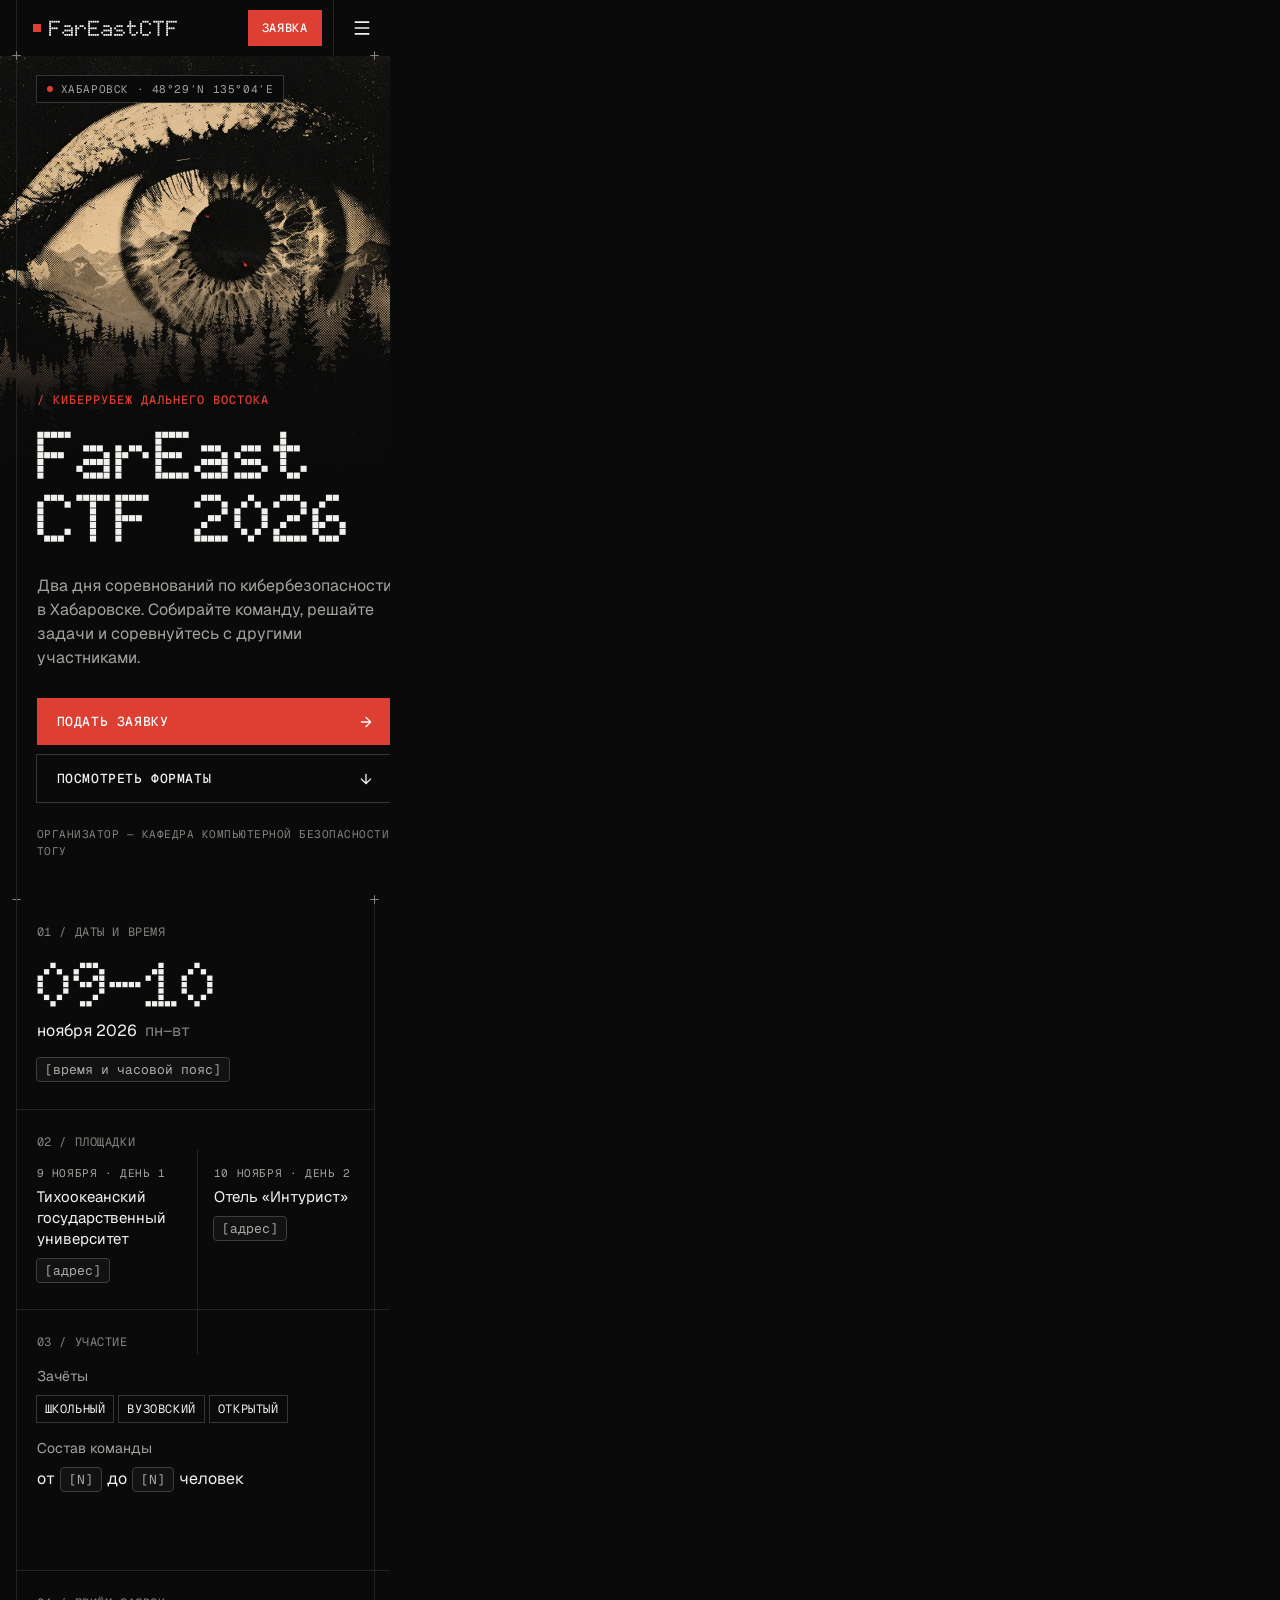
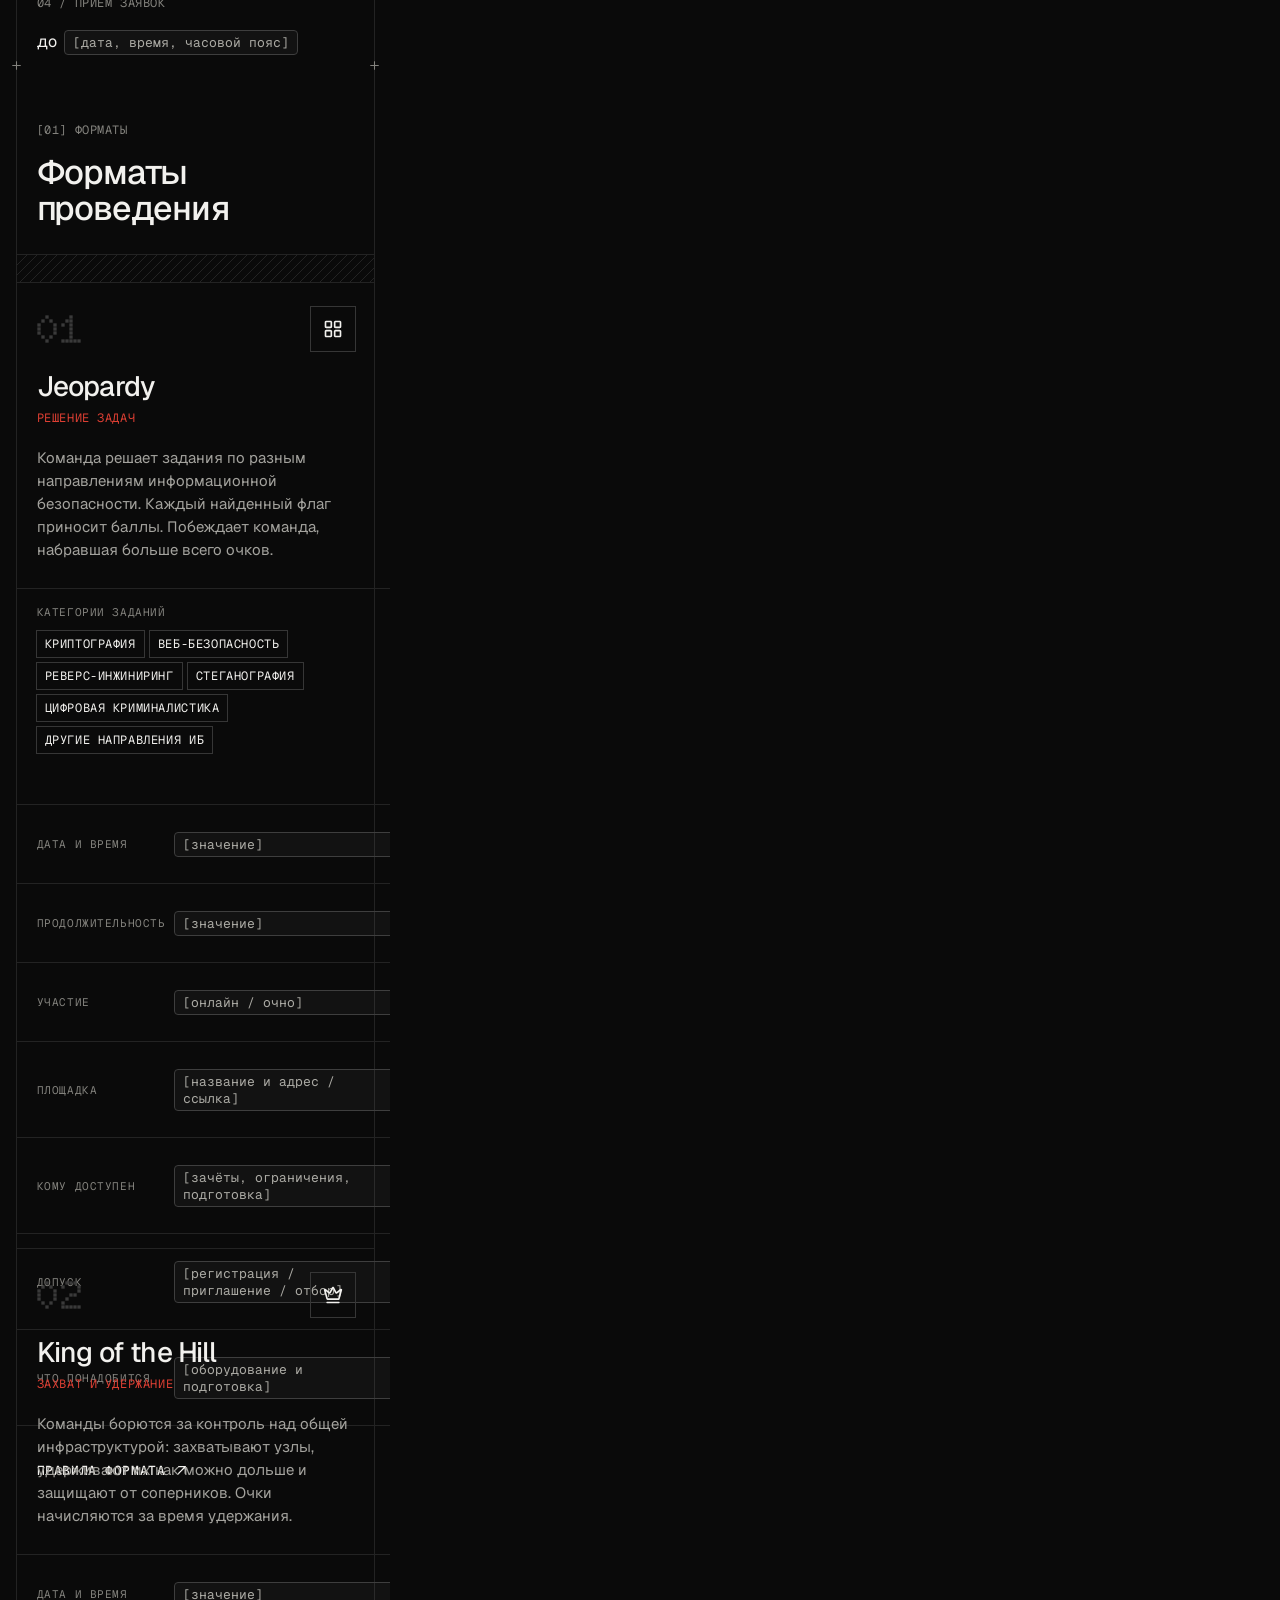
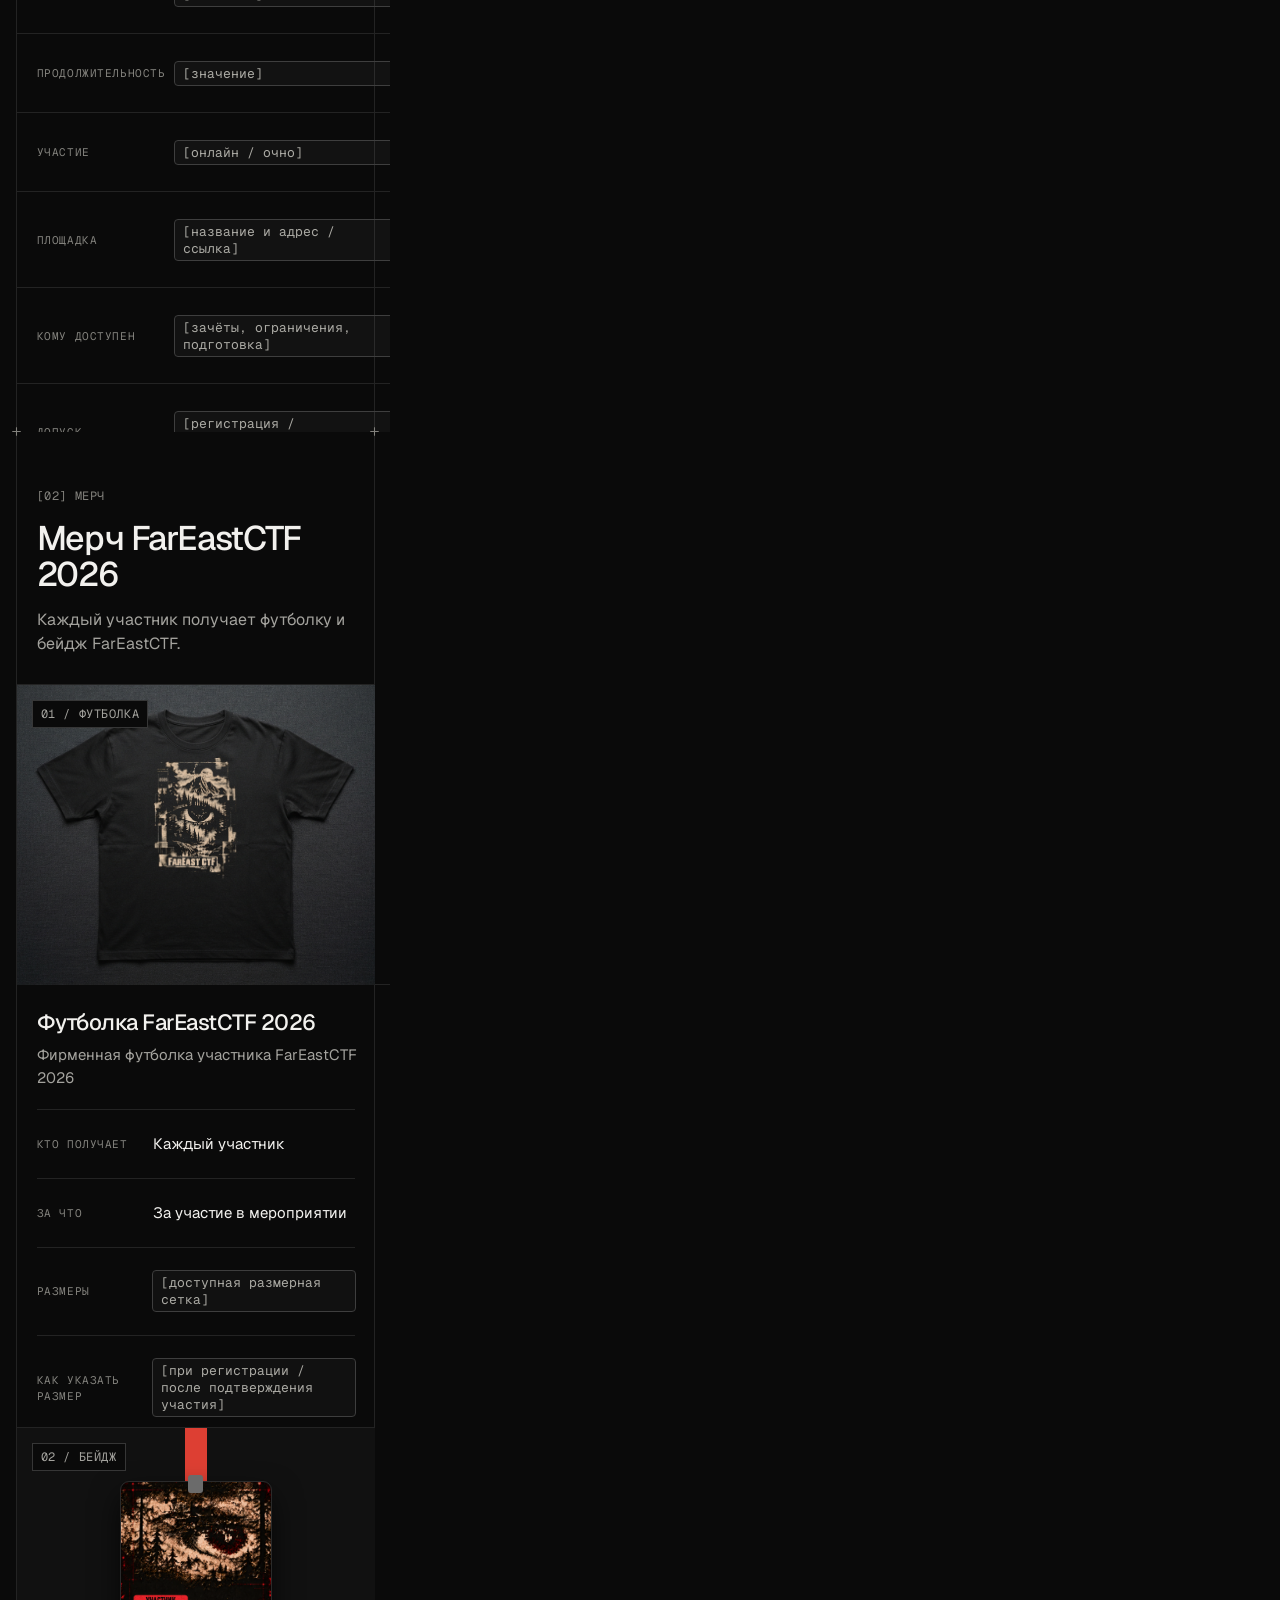
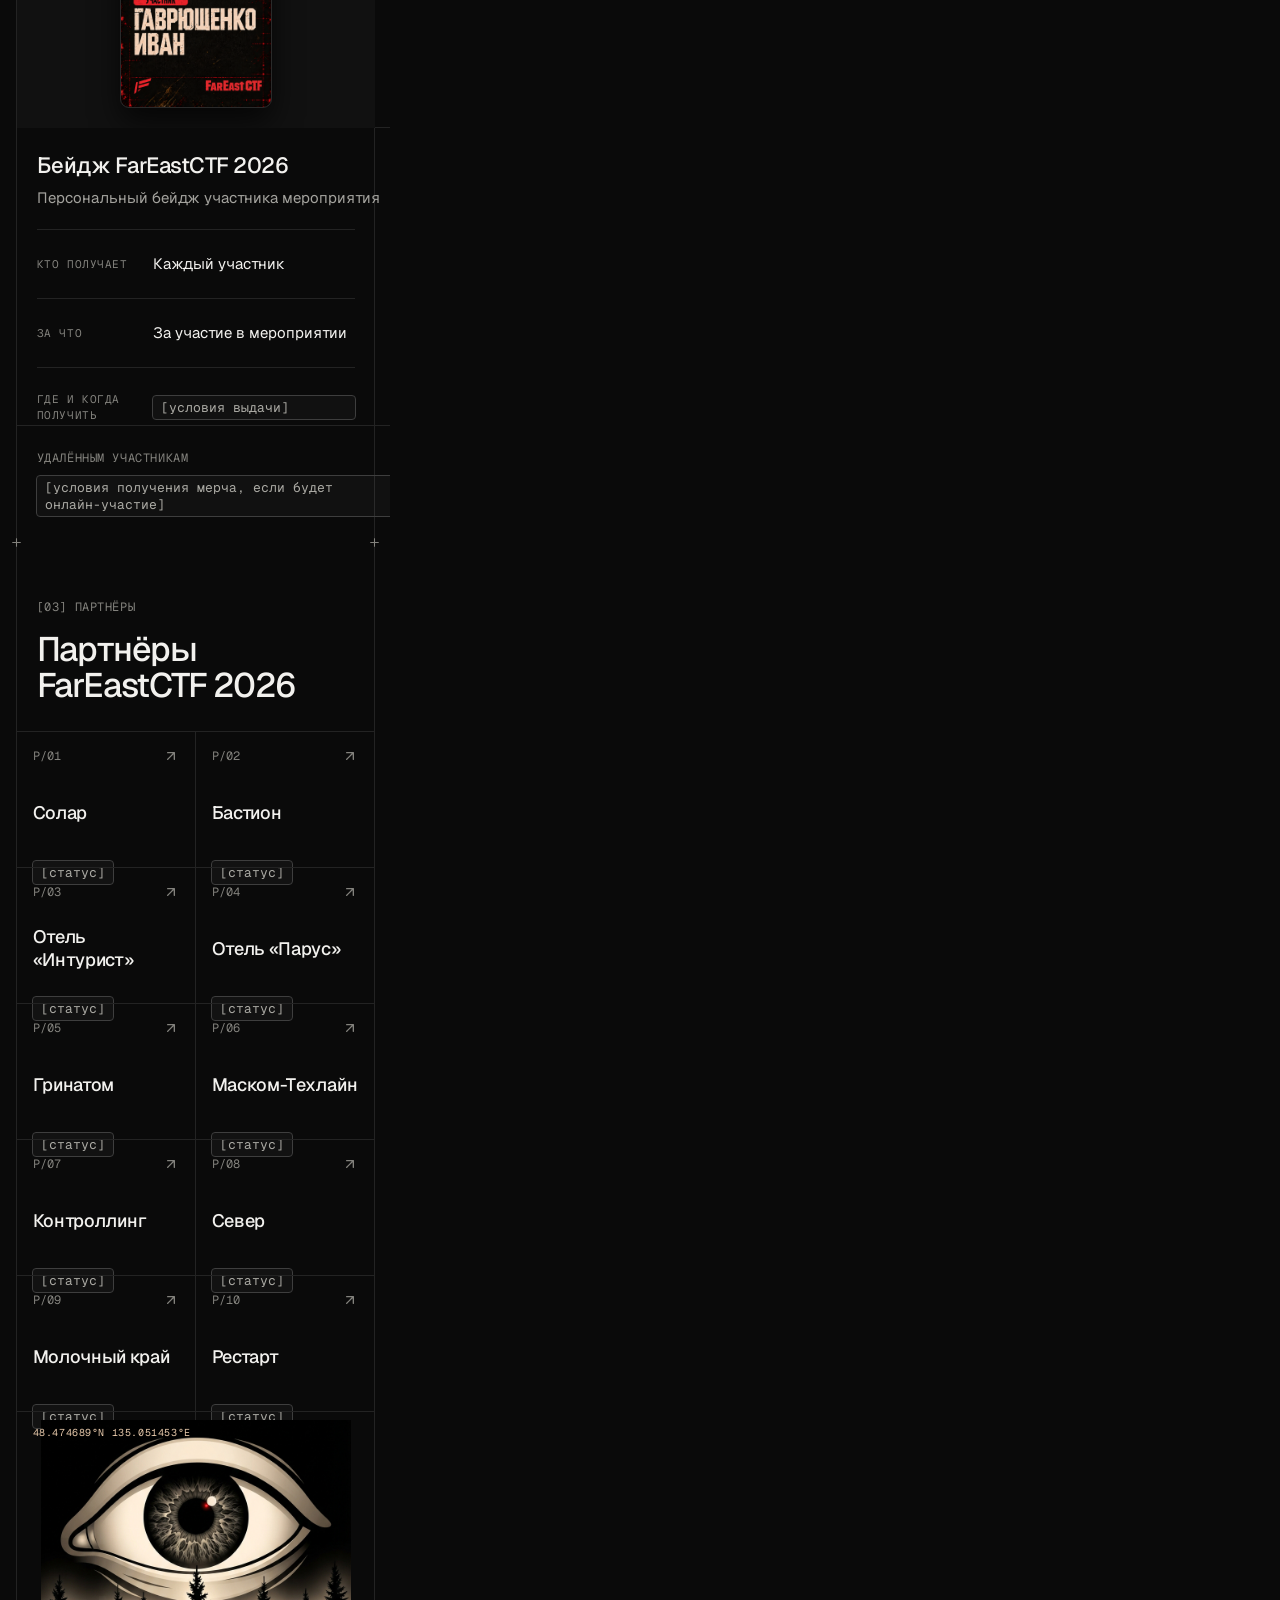
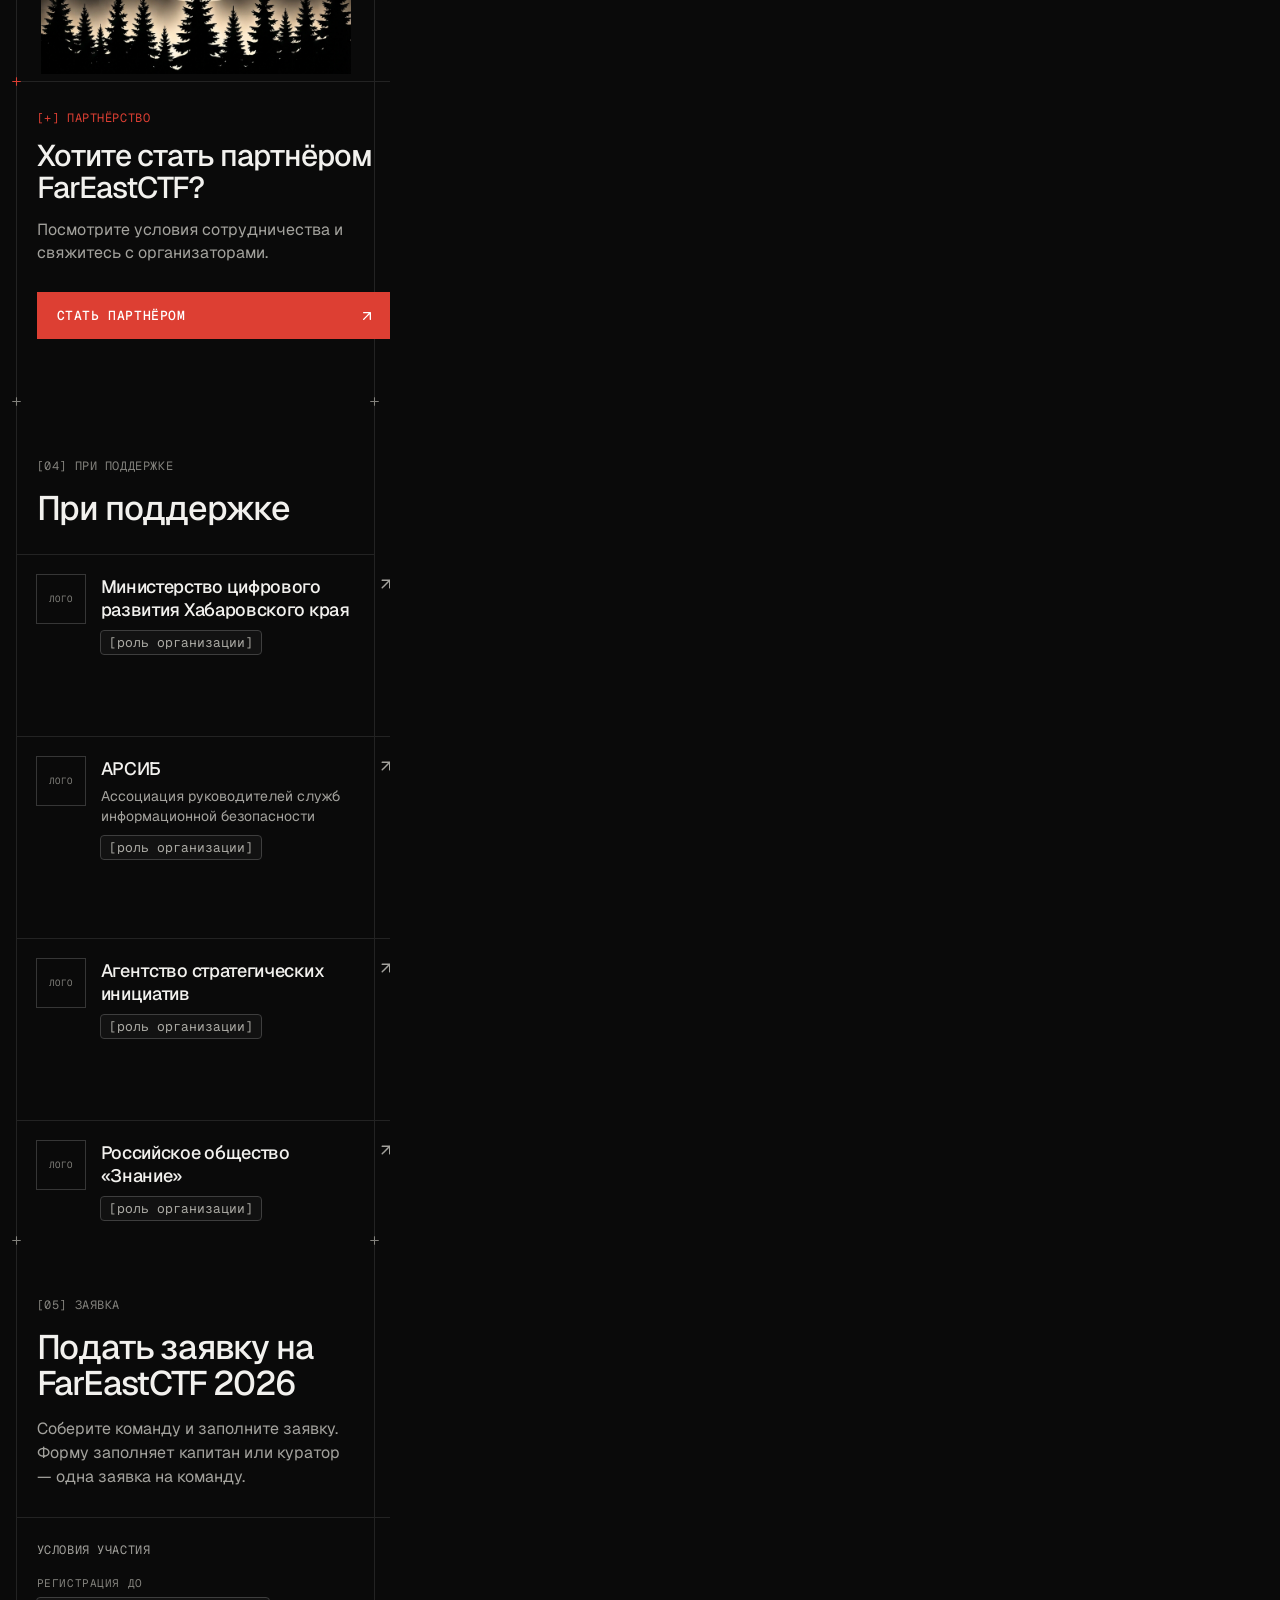
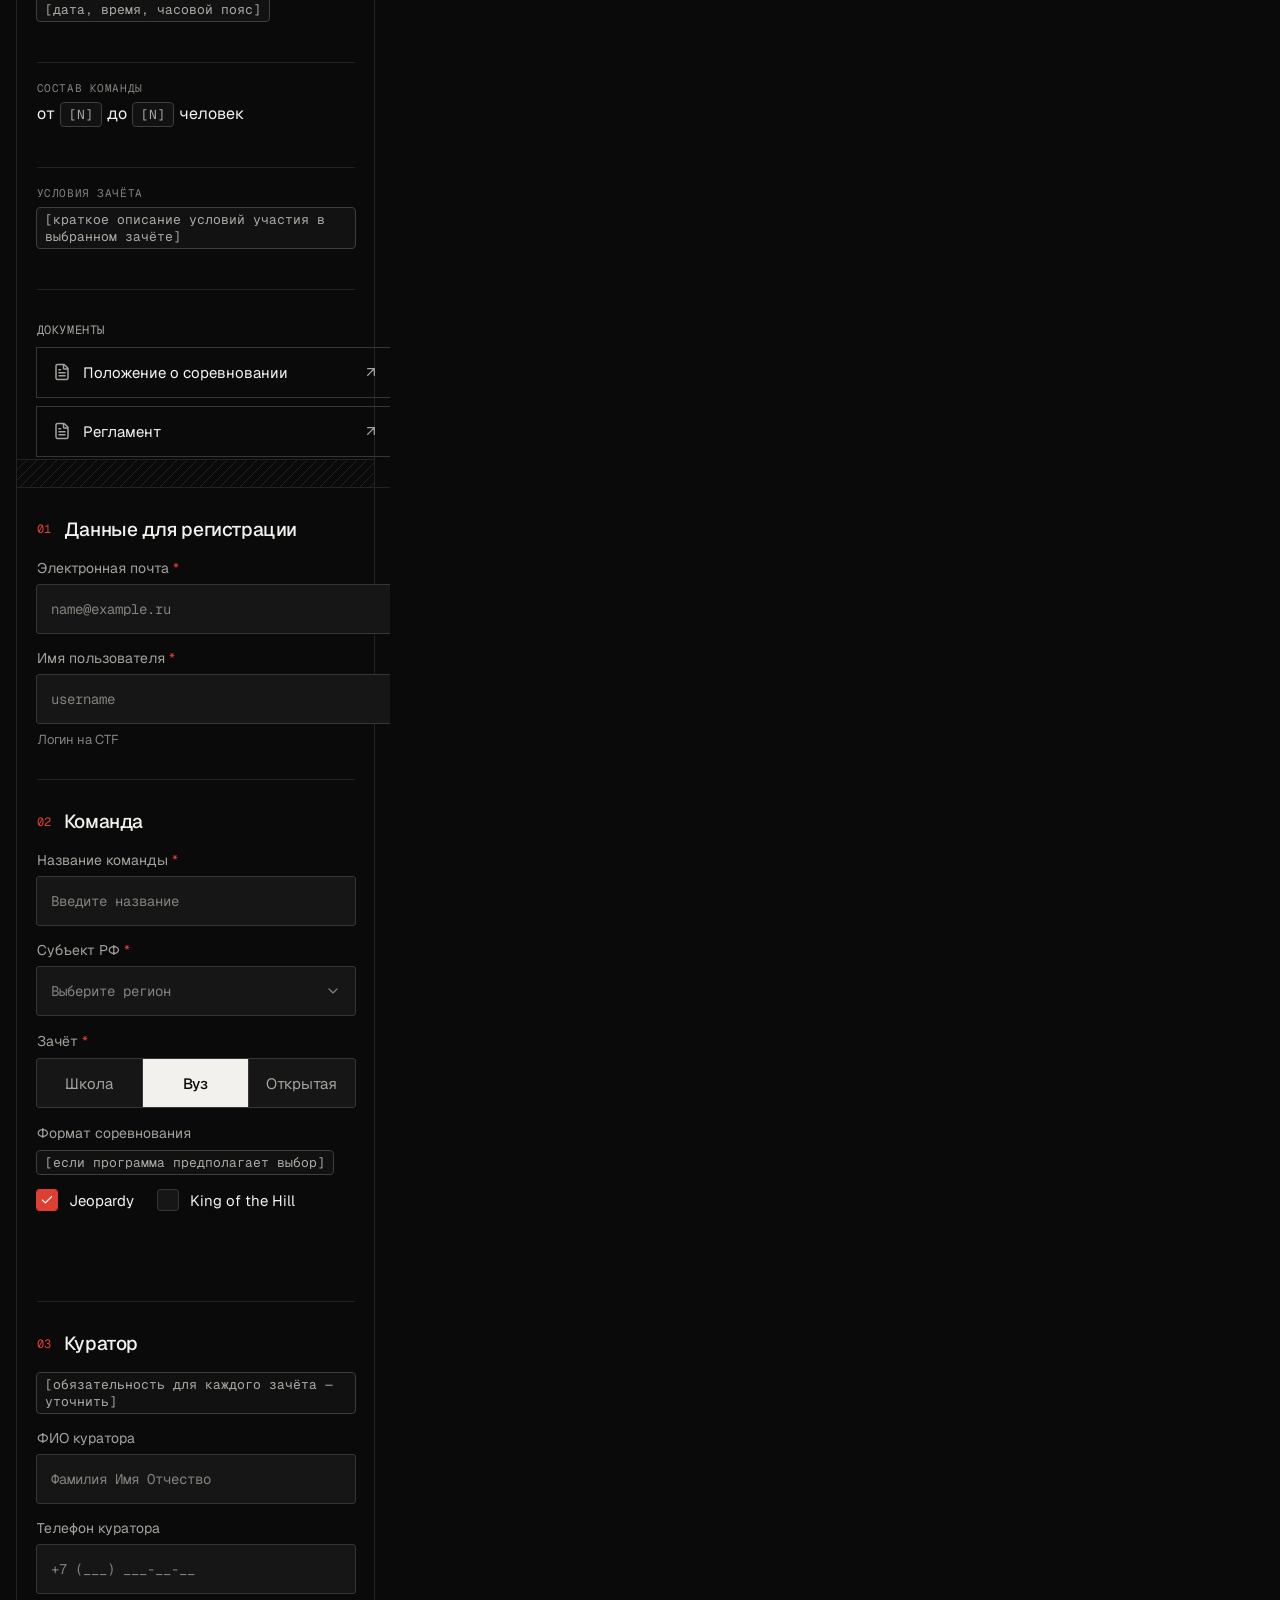
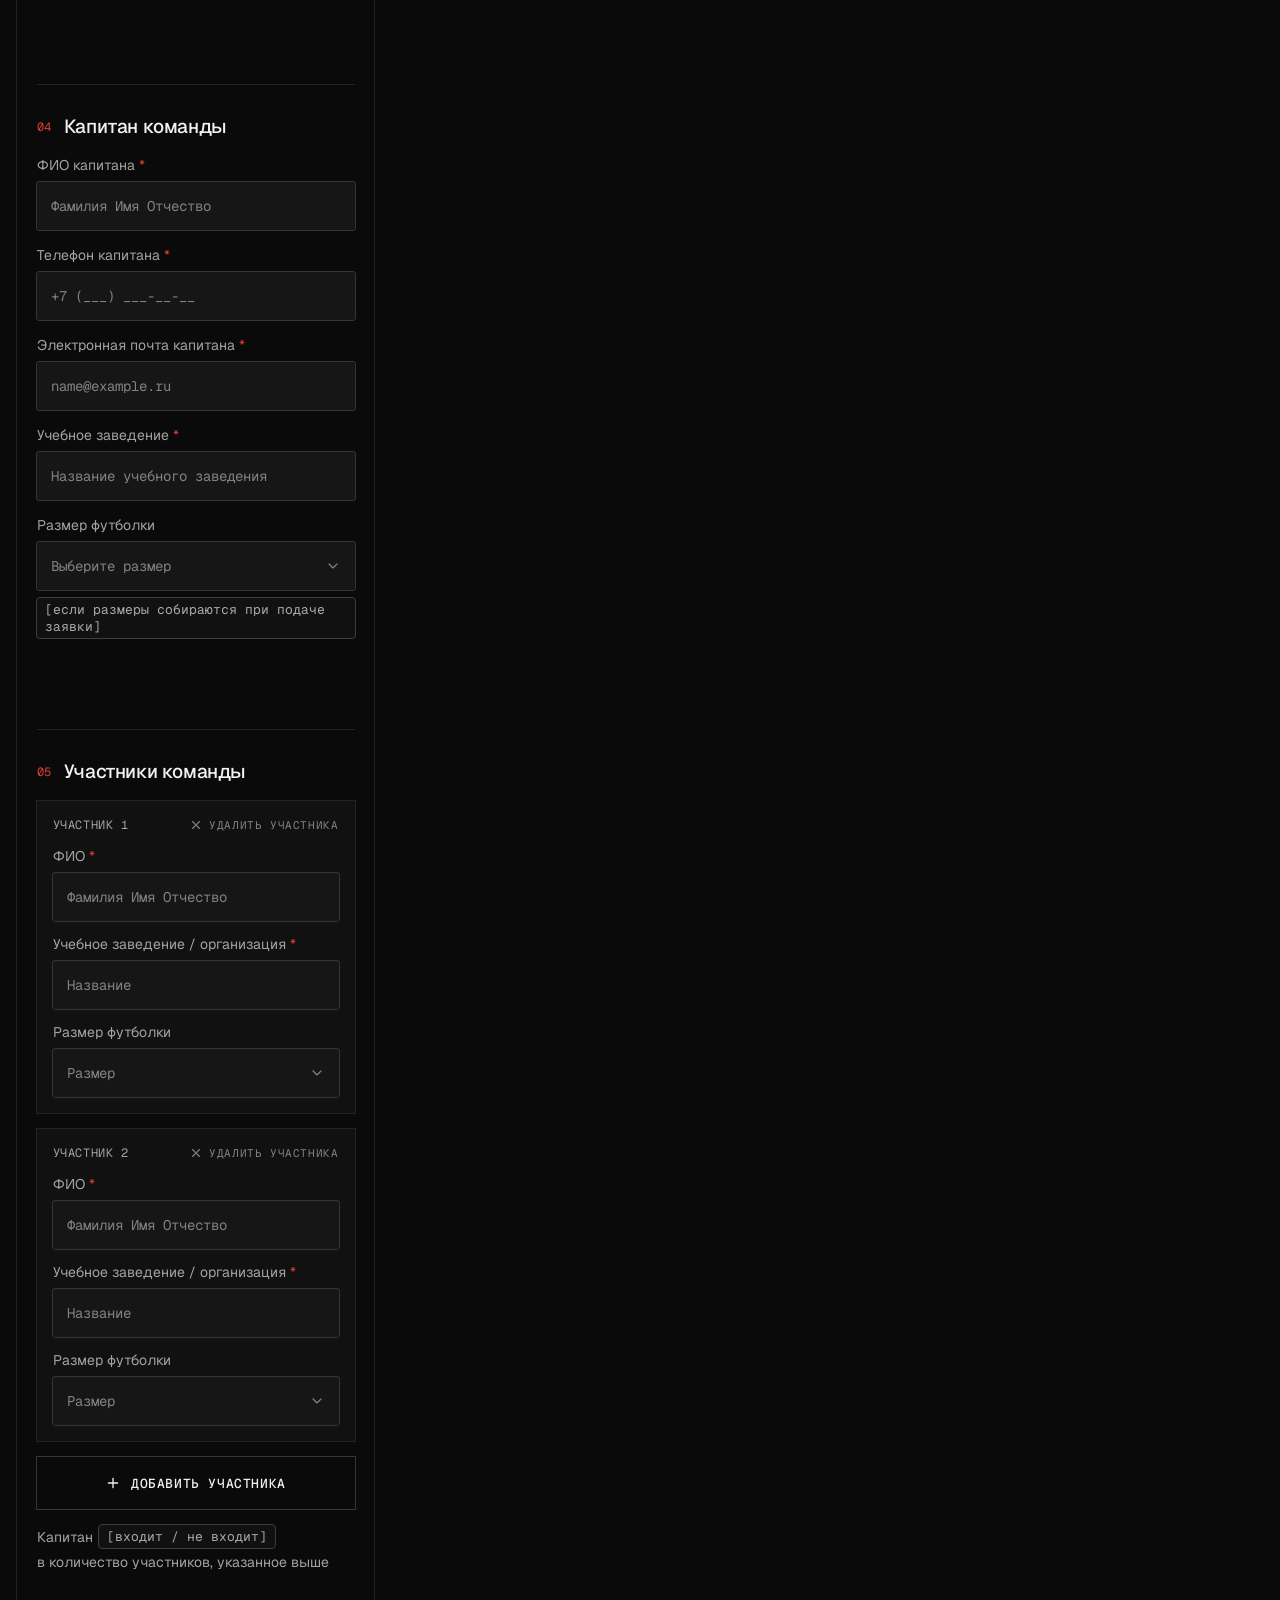
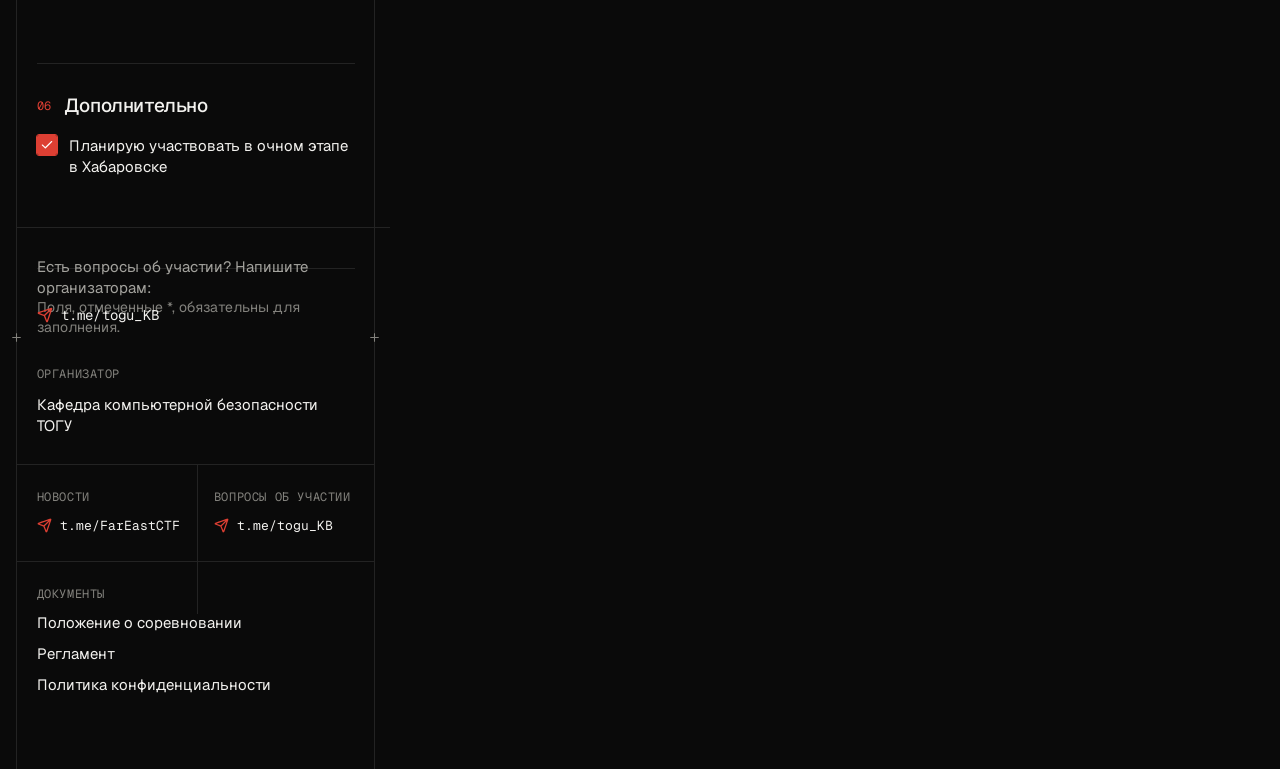
<file: design/mobile.html>
<!doctype html>
<html lang="en">
  <head>
    <meta charset="UTF-8" />
    <meta name="viewport" content="width=device-width, initial-scale=1.0" />
    <link rel="preconnect" href="https://fonts.googleapis.com" />
    <link rel="preconnect" href="https://fonts.gstatic.com" crossorigin />
    <link
      href="https://fonts.googleapis.com/css2?family=Doto%3Awght%40100..900&family=Geist%3Awght%40100..900&family=Geist+Mono%3Awght%40100..900&display=swap"
      rel="stylesheet"
    />

    <style>
      *, ::before, ::after {
        box-sizing: border-box;
      }

      body {
        margin: 0;
      }
    </style>
  </head>
  <body style="background-color: #0A0A0A">
    <div
      data-pencil-name="FarEastCTF 2026 — Лендинг · мобильная версия · бежевый / красный"
      style="align-items: flex-start; background-color: #0A0A0A; box-sizing: border-box; display: flex; flex-direction: column; gap: 0px; height: fit-content; justify-content: flex-start; overflow: hidden; width: 390px"
    >
      <div
        data-pencil-name="Nav"
        style="align-items: flex-start; background-color: #0A0A0A; border-color: #232323; border-style: solid; border-width: 0px 0px 1px 0px; box-sizing: content-box; display: flex; flex-direction: column; flex-shrink: 0; gap: 0px; height: 55.5px; justify-content: flex-start; margin: 0px 0px -0.5px 0px; padding: 0px 16px; width: 390px"
      >
        <div
          data-pencil-name="Nav / Column"
          style="align-items: center; border-color: #232323; border-style: solid; border-width: 0px 1px 0px 1px; box-sizing: content-box; display: flex; flex-direction: row; flex-shrink: 0; gap: 12px; height: 56px; justify-content: flex-start; margin: 0px -0.5px 0px -0.5px; padding: 0px 0px 0px 16px; width: 357px"
        >
          <div
            data-pencil-name="Logo"
            style="align-items: center; box-sizing: border-box; display: flex; flex-direction: row; flex: 1 1 0; gap: 8px; height: fit-content; justify-content: flex-start"
          >
            <div
              data-pencil-name="Mark"
              style="background-color: #DD3F33; box-sizing: border-box; flex-shrink: 0; height: 8px; width: 8px"
            ></div>
            <div
              data-pencil-name="Wordmark"
              style="box-sizing: border-box; color: #F2F1EE; font-family: Doto, system-ui, sans-serif; font-size: 22px; font-style: normal; font-weight: 800; letter-spacing: 0px; line-height: normal; text-align: left; white-space: nowrap"
            >
              FarEastCTF
            </div>
          </div>
          <div
            data-pencil-name="Nav CTA"
            style="align-items: center; background-color: #DD3F33; box-sizing: border-box; display: flex; flex-direction: row; flex-shrink: 0; gap: 14px; height: fit-content; justify-content: flex-start; padding: 10px 14px; width: fit-content"
          >
            <div
              data-pencil-name="Label"
              style='box-sizing: border-box; color: #FFFFFF; font-family: "Geist Mono", system-ui, sans-serif; font-size: 12px; font-style: normal; font-weight: 500; letter-spacing: 0.6px; line-height: normal; text-align: left; white-space: nowrap'
            >
              ЗАЯВКА
            </div>
          </div>
          <div
            data-pencil-name="Menu"
            style="align-items: center; border-color: #232323; border-style: solid; border-width: 0px 0px 0px 1px; box-sizing: content-box; display: flex; flex-direction: row; flex-shrink: 0; gap: 0px; height: 56px; justify-content: center; margin: 0px 0px 0px -0.5px; width: 55.5px"
          >
            <svg
              data-pencil-name="Menu Icon"
              data-icon-name="menu"
              data-icon-set="lucide"
              viewBox="0 0 13.99993896484375 14"
              preserveAspectRatio="xMidYMid meet"
              xmlns="http://www.w3.org/2000/svg"
              style="box-sizing: border-box; flex-shrink: 0; height: 20px; width: 20px"
            >
              <path
                d="M2.2251 2.35156q-0.18115 0.02734-0.32129 0.18115-0.14014 0.15381-0.15381 0.35206 0 0.14014 0.06152 0.28027 0.06494 0.14014 0.19141 0.22217l0.02734 0.02734q0.05469 0.04443 0.2085 0.05811 0.22559 0.01367 1.03564 0.02734l7.45118 0q0.81006-0.01367 1.03564-0.02734 0.15381-0.01367 0.2085-0.05811l0.02734-0.02734q0.21191-0.14014 0.24609-0.36914 0.03418-0.23242-0.09912-0.43409-0.1333-0.20508-0.38281-0.23242-0.11279-0.02734-4.7749-0.02734-4.66211 0-4.76123 0.02734z m-0.09571 4.10156q-0.09912 0.04443-0.1914 0.12989-0.08887 0.08203-0.12647 0.16064-0.03418 0.0752-0.04101 0.11621-0.00684 0.04102-0.00684 0.14014 0 0.15381 0.04102 0.25293 0.11279 0.2085 0.3247 0.29394l0.09571 0.02735 9.5498 0 0.09571-0.02735q0.21192-0.08545 0.3247-0.29394 0.04102-0.09912 0.04102-0.25293 0-0.09912-0.00684-0.14014-0.00684-0.04102-0.03418-0.11279-0.04443-0.08203-0.13672-0.16406-0.08887-0.08545-0.17431-0.11963-0.08203-0.0376-0.69727-0.0376l-4.18701 0-4.18701 0q-0.62891 0.01367-0.6836 0.02734z m0.06836 4.06055q-0.08545 0.02734-0.18457 0.09229-0.0957 0.06152-0.15039 0.1333-0.12646 0.16748-0.11279 0.38623 0.01367 0.21533 0.18115 0.36914 0.12646 0.12646 0.29395 0.15381 0.11279 0.02734 4.7749 0.02734 4.66211 0 4.7749-0.02734 0.16748-0.02734 0.29395-0.15381 0.22217-0.22559 0.16748-0.51953-0.05469-0.29395-0.35205-0.43408l-0.08203-0.02735-4.76123-0.01367q-4.77148 0-4.84327 0.01367z"
                fill="#F2F1EE"
              ></path>
            </svg>
          </div>
        </div>
      </div>
      <div
        data-pencil-name="Hero"
        style="align-items: flex-start; background-color: #0A0A0A; border-color: #232323; border-style: solid; border-width: 0px 0px 1px 0px; box-sizing: content-box; display: flex; flex-direction: column; flex-shrink: 0; gap: 0px; height: 843.5px; justify-content: flex-start; margin: 0px 0px -0.5px 0px; padding: 0px 16px; position: relative; width: 390px"
      >
        <div
          data-pencil-name="Hero / Image"
          style="align-items: flex-start; box-sizing: border-box; display: flex; flex-direction: row; gap: 0px; height: 420px; justify-content: flex-start; left: 0px; position: absolute; top: 0px; width: 390px"
        >
          <div
            style="border-radius: inherit; height: 100%; left: 0; overflow: hidden; position: absolute; top: 0; width: 100%; z-index: 0"
          >
            <div
              style="background-image: url('images/generated-5.png'); background-repeat: no-repeat; background-size: 100% 100%; height: 100%; left: 0; position: absolute; top: 0; transform-origin: 0 0; transform: matrix(2.054, 0, 0, 1.064, -337.623, -13.53); width: 100%"
            ></div>
          </div>
        </div>
        <div
          data-pencil-name="Fade Bottom"
          style="background-image: linear-gradient(180deg, #0A0A0A00 50%, #0A0A0AD9 80%, #0A0A0A 100%); background-repeat: no-repeat; background-size: 100% 100%; box-sizing: border-box; height: 420px; left: 0px; position: absolute; top: 0px; width: 390px; z-index: 1"
        ></div>
        <div
          data-pencil-name="Hero / Column"
          style="align-items: flex-start; border-color: #232323; border-style: solid; border-width: 0px 1px 0px 1px; box-sizing: content-box; display: flex; flex-direction: column; flex-shrink: 0; gap: 0px; height: 844px; justify-content: flex-start; margin: 0px -0.5px 0px -0.5px; padding: 20px 20px 40px 20px; position: relative; width: 357px; z-index: 2"
        >
          <div
            data-pencil-name="Coords Chip"
            style="align-items: center; background-color: #0A0A0A; box-sizing: border-box; display: flex; flex-direction: row; flex-shrink: 0; gap: 8px; height: fit-content; justify-content: flex-start; outline-offset: -0.5px; outline: 1px solid #363636; padding: 6px 10px; width: fit-content"
          >
            <div
              data-pencil-name="Dot"
              style="background-color: #DD3F33; border-radius: 50%; box-sizing: border-box; flex-shrink: 0; height: 6px; width: 6px"
            ></div>
            <div
              data-pencil-name="Coords"
              style='box-sizing: border-box; color: #A3A29D; font-family: "Geist Mono", system-ui, sans-serif; font-size: 11px; font-style: normal; font-weight: 400; letter-spacing: 0.6px; line-height: normal; text-align: left; white-space: nowrap'
            >
              ХАБАРОВСК · 48°29′N 135°04′E
            </div>
          </div>
          <div
            data-pencil-name="Gap"
            style="align-items: flex-start; box-sizing: border-box; display: flex; flex-direction: row; flex-shrink: 0; gap: 0px; height: 290px; justify-content: flex-start; width: 1px"
          ></div>
          <div
            data-pencil-name="Overline"
            style='box-sizing: border-box; color: #DD3F33; font-family: "Geist Mono", system-ui, sans-serif; font-size: 12px; font-style: normal; font-weight: 500; letter-spacing: 1px; line-height: normal; text-align: left; white-space: nowrap'
          >
            / КИБЕРРУБЕЖ ДАЛЬНЕГО ВОСТОКА
          </div>
          <div
            data-pencil-name="Gap"
            style="align-items: flex-start; box-sizing: border-box; display: flex; flex-direction: row; flex-shrink: 0; gap: 0px; height: 16px; justify-content: flex-start; width: 1px"
          ></div>
          <div
            data-pencil-name="Title"
            style="box-sizing: border-box; color: #F2F1EE; font-family: Doto, system-ui, sans-serif; font-size: 68px; font-style: normal; font-weight: 900; letter-spacing: -1.6px; line-height: 63px; text-align: left; white-space: nowrap"
          >
            FarEast
            <br />
            CTF 2026
          </div>
          <div
            data-pencil-name="Gap"
            style="align-items: flex-start; box-sizing: border-box; display: flex; flex-direction: row; flex-shrink: 0; gap: 0px; height: 24px; justify-content: flex-start; width: 1px"
          ></div>
          <div
            data-pencil-name="Lead"
            style="box-sizing: border-box; color: #A3A29D; font-family: Geist, system-ui, sans-serif; font-size: 16px; font-style: normal; font-weight: 400; letter-spacing: 0px; line-height: 24px; text-align: left; width: 100%"
          >
            Два дня соревнований по кибербезопасности в Хабаровске. Собирайте команду, решайте
            задачи и соревнуйтесь с другими участниками.
          </div>
          <div
            data-pencil-name="Gap"
            style="align-items: flex-start; box-sizing: border-box; display: flex; flex-direction: row; flex-shrink: 0; gap: 0px; height: 28px; justify-content: flex-start; width: 1px"
          ></div>
          <div
            data-pencil-name="CTAs"
            style="align-items: flex-start; box-sizing: border-box; display: flex; flex-direction: column; flex-shrink: 0; gap: 10px; height: fit-content; justify-content: flex-start; width: 100%"
          >
            <div
              data-pencil-name="Apply"
              style="align-items: center; background-color: #DD3F33; box-sizing: border-box; display: flex; flex-direction: row; flex-shrink: 0; gap: 14px; height: fit-content; justify-content: space-between; padding: 15px 20px; width: 100%"
            >
              <div
                data-pencil-name="Label"
                style='box-sizing: border-box; color: #FFFFFF; font-family: "Geist Mono", system-ui, sans-serif; font-size: 13px; font-style: normal; font-weight: 500; letter-spacing: 0.6px; line-height: normal; text-align: left; white-space: nowrap'
              >
                ПОДАТЬ ЗАЯВКУ
              </div>
              <svg
                data-pencil-name="Icon"
                data-icon-name="arrow-right"
                data-icon-set="lucide"
                viewBox="0 0 13.99993896484375 14"
                preserveAspectRatio="xMidYMid meet"
                xmlns="http://www.w3.org/2000/svg"
                style="box-sizing: border-box; flex-shrink: 0; height: 16px; width: 16px"
              >
                <path
                  d="M6.90088 2.35156q-0.18115 0.02734-0.32129 0.16748-0.11279 0.11279-0.14697 0.28028-0.03418 0.16748 0.02051 0.32129 0.02734 0.08545 0.25976 0.3247 0.23242 0.23584 1.36377 1.37061 1.58252 1.58252 1.58252 1.59619 0 0.01367-3.45557 0.01367l-3.44531 0-0.08545 0.04102q-0.22217 0.11279-0.30078 0.33838-0.0752 0.22217 0.00684 0.43408 0.05811 0.0957 0.14013 0.18115 0.08545 0.08203 0.16748 0.11963 0.08545 0.03418 0.53321 0.03418l3.01123 0q3.42822 0 3.42822 0.01367 0 0.01367-1.58252 1.59619-1.13135 1.13477-1.36377 1.37402-0.23242 0.23584-0.25976 0.3213-0.05469 0.15381-0.02051 0.32128 0.03418 0.16748 0.14697 0.28028 0.18115 0.18115 0.42041 0.18115l0.04102 0q0.11279 0 0.19824-0.05469 0.14014-0.09912 0.51611-0.46484l1.68164-1.67822q2.1123-2.10205 2.15332-2.18409 0.07178-0.12646 0.07178-0.28027 0-0.15381-0.07178-0.28027-0.04102-0.08203-2.1499-2.18067-2.10547-2.10205-2.17725-2.13623-0.06836-0.0376-0.23584-0.06494-0.04102 0-0.12646 0.01367z"
                  fill="#FFFFFF"
                ></path>
              </svg>
            </div>
            <div
              data-pencil-name="See Formats"
              style="align-items: center; box-sizing: border-box; display: flex; flex-direction: row; flex-shrink: 0; gap: 14px; height: fit-content; justify-content: space-between; outline-offset: -0.5px; outline: 1px solid #363636; padding: 15px 20px; width: 100%"
            >
              <div
                data-pencil-name="Label"
                style='box-sizing: border-box; color: #F2F1EE; font-family: "Geist Mono", system-ui, sans-serif; font-size: 13px; font-style: normal; font-weight: 500; letter-spacing: 0.6px; line-height: normal; text-align: left; white-space: nowrap'
              >
                ПОСМОТРЕТЬ ФОРМАТЫ
              </div>
              <svg
                data-pencil-name="Icon"
                data-icon-name="arrow-down"
                data-icon-set="lucide"
                viewBox="0 0 13.99993896484375 14"
                preserveAspectRatio="xMidYMid meet"
                xmlns="http://www.w3.org/2000/svg"
                style="box-sizing: border-box; flex-shrink: 0; height: 16px; width: 16px"
              >
                <path
                  d="M6.90088 2.35156q-0.0957 0.01367-0.17432 0.05127-0.0752 0.03418-0.15381 0.12647-0.0752 0.08887-0.11279 0.16748-0.03418 0.0752-0.03418 0.52295l0 3.01123q0 3.42822-0.01367 3.42822-0.01367 0-1.59619-1.58252-1.14844-1.14502-1.38086-1.37061-0.229-0.22559-0.31445-0.25293-0.2085-0.06836-0.42725 0.01709-0.21533 0.08203-0.31445 0.29053-0.04102 0.11279-0.04102 0.23926l0 0.04102q0 0.11279 0.05469 0.19824 0.09912 0.14014 0.46484 0.51611l1.67822 1.68164q2.10205 2.1123 2.18409 2.15332 0.12646 0.07178 0.28027 0.07178 0.15381 0 0.28027-0.07178 0.08203-0.04102 2.18409-2.15332l1.67822-1.68164q0.36572-0.37598 0.46484-0.51611 0.05469-0.08545 0.05469-0.19824l0-0.04102q0-0.12646-0.04102-0.23926-0.09912-0.2085-0.31787-0.29053-0.21533-0.08545-0.42382-0.01708-0.08545 0.02734-0.31788 0.25292-0.229 0.22559-1.37744 1.37061-1.58252 1.58252-1.59619 1.58252-0.01367 0-0.01367-3.42822l0-2.97022q0-0.48877-0.02734-0.54345-0.07178-0.19824-0.25293-0.30079-0.18115-0.10596-0.39307-0.06494z"
                  fill="#F2F1EE"
                ></path>
              </svg>
            </div>
          </div>
          <div
            data-pencil-name="Gap"
            style="align-items: flex-start; box-sizing: border-box; display: flex; flex-direction: row; flex-shrink: 0; gap: 0px; height: 24px; justify-content: flex-start; width: 1px"
          ></div>
          <div
            data-pencil-name="Organizer"
            style='box-sizing: border-box; color: #83827D; font-family: "Geist Mono", system-ui, sans-serif; font-size: 11px; font-style: normal; font-weight: 400; letter-spacing: 0.5px; line-height: 17px; text-align: left; width: 100%'
          >
            ОРГАНИЗАТОР — КАФЕДРА КОМПЬЮТЕРНОЙ БЕЗОПАСНОСТИ ТОГУ
          </div>
        </div>
        <svg
          data-pencil-name="Grid Mark"
          data-icon-name="plus"
          data-icon-set="lucide"
          viewBox="0 0 13.99993896484375 14"
          preserveAspectRatio="xMidYMid meet"
          xmlns="http://www.w3.org/2000/svg"
          style="box-sizing: border-box; height: 13px; left: 10px; position: absolute; top: -7px; width: 13px; z-index: 3"
        >
          <path
            d="M6.90088 2.35156q-0.0957 0.01367-0.17432 0.05127-0.0752 0.03418-0.15381 0.12647-0.0752 0.08887-0.11279 0.16748-0.03418 0.0752-0.03418 0.32812l0 3.40088-3.66748 0-0.08545 0.04102q-0.22217 0.11279-0.30078 0.33838-0.0752 0.22217 0.00684 0.43408 0.05811 0.0957 0.14013 0.18115 0.08545 0.08203 0.16748 0.11963 0.08545 0.03418 0.33838 0.03418l3.40088 0 0 3.40088q0 0.25293 0.03418 0.33838 0.0376 0.08203 0.11963 0.16748 0.08545 0.08203 0.18799 0.1333 0.10596 0.04785 0.23242 0.04785 0.12646 0 0.229-0.04785 0.10596-0.05127 0.18799-0.1333 0.08545-0.08545 0.11963-0.16748 0.0376-0.08545 0.0376-0.33838l0-3.40088 3.40088 0q0.25293 0 0.33496-0.03418 0.08545-0.0376 0.16748-0.11963 0.08545-0.08545 0.1333-0.18799 0.05127-0.10596 0.05127-0.23242 0-0.12646-0.04102-0.23926-0.09912-0.19482-0.29394-0.29394l-0.08545-0.04102-3.66748 0 0-3.38721q0-0.2666-0.02734-0.32128-0.07178-0.19824-0.25293-0.30079-0.18115-0.10596-0.39307-0.06494z"
            fill="#83827D"
          ></path>
        </svg>
        <svg
          data-pencil-name="Grid Mark"
          data-icon-name="plus"
          data-icon-set="lucide"
          viewBox="0 0 13.99993896484375 14"
          preserveAspectRatio="xMidYMid meet"
          xmlns="http://www.w3.org/2000/svg"
          style="box-sizing: border-box; height: 13px; left: 368px; position: absolute; top: -7px; width: 13px; z-index: 4"
        >
          <path
            d="M6.90088 2.35156q-0.0957 0.01367-0.17432 0.05127-0.0752 0.03418-0.15381 0.12647-0.0752 0.08887-0.11279 0.16748-0.03418 0.0752-0.03418 0.32812l0 3.40088-3.66748 0-0.08545 0.04102q-0.22217 0.11279-0.30078 0.33838-0.0752 0.22217 0.00684 0.43408 0.05811 0.0957 0.14013 0.18115 0.08545 0.08203 0.16748 0.11963 0.08545 0.03418 0.33838 0.03418l3.40088 0 0 3.40088q0 0.25293 0.03418 0.33838 0.0376 0.08203 0.11963 0.16748 0.08545 0.08203 0.18799 0.1333 0.10596 0.04785 0.23242 0.04785 0.12646 0 0.229-0.04785 0.10596-0.05127 0.18799-0.1333 0.08545-0.08545 0.11963-0.16748 0.0376-0.08545 0.0376-0.33838l0-3.40088 3.40088 0q0.25293 0 0.33496-0.03418 0.08545-0.0376 0.16748-0.11963 0.08545-0.08545 0.1333-0.18799 0.05127-0.10596 0.05127-0.23242 0-0.12646-0.04102-0.23926-0.09912-0.19482-0.29394-0.29394l-0.08545-0.04102-3.66748 0 0-3.38721q0-0.2666-0.02734-0.32128-0.07178-0.19824-0.25293-0.30079-0.18115-0.10596-0.39307-0.06494z"
            fill="#83827D"
          ></path>
        </svg>
      </div>
      <div
        data-pencil-name="Hero Info"
        style="align-items: flex-start; background-color: #0A0A0A; border-color: #232323; border-style: solid; border-width: 0px 0px 1px 0px; box-sizing: content-box; display: flex; flex-direction: column; flex-shrink: 0; gap: 0px; height: 765.5px; justify-content: flex-start; margin: 0px 0px -0.5px 0px; padding: 0px 16px; position: relative; width: 390px"
      >
        <div
          data-pencil-name="Hero Info / Column"
          style="align-items: flex-start; border-color: #232323; border-style: solid; border-width: 0px 1px 0px 1px; box-sizing: content-box; display: flex; flex-direction: column; flex-shrink: 0; gap: 0px; height: 766px; justify-content: flex-start; margin: 0px -0.5px 0px -0.5px; position: relative; width: 357px; z-index: 0"
        >
          <div
            data-pencil-name="Dates"
            style="align-items: flex-start; box-sizing: border-box; display: flex; flex-direction: column; flex-shrink: 0; gap: 16px; height: fit-content; justify-content: flex-start; padding: 24px 20px 28px 20px; width: 100%"
          >
            <div
              data-pencil-name="Label"
              style='box-sizing: border-box; color: #83827D; font-family: "Geist Mono", system-ui, sans-serif; font-size: 12px; font-style: normal; font-weight: 400; letter-spacing: 0.6px; line-height: normal; text-align: left; white-space: nowrap'
            >
              01 / ДАТЫ И ВРЕМЯ
            </div>
            <div
              data-pencil-name="Date"
              style="align-items: flex-start; box-sizing: border-box; display: flex; flex-direction: column; flex-shrink: 0; gap: 6px; height: fit-content; justify-content: flex-start; width: fit-content"
            >
              <div
                data-pencil-name="Days"
                style="box-sizing: border-box; color: #F2F1EE; font-family: Doto, system-ui, sans-serif; font-size: 64px; font-style: normal; font-weight: 800; letter-spacing: -2px; line-height: 58px; text-align: left; white-space: nowrap"
              >
                09–10
              </div>
              <div
                data-pencil-name="Month"
                style="align-items: flex-start; box-sizing: border-box; display: flex; flex-direction: row; flex-shrink: 0; gap: 8px; height: fit-content; justify-content: flex-start; width: fit-content"
              >
                <div
                  data-pencil-name="Month Text"
                  style="box-sizing: border-box; color: #F2F1EE; font-family: Geist, system-ui, sans-serif; font-size: 16px; font-style: normal; font-weight: 400; letter-spacing: 0px; line-height: 22px; text-align: left; white-space: nowrap"
                >
                  ноября 2026
                </div>
                <div
                  data-pencil-name="Weekdays"
                  style="box-sizing: border-box; color: #83827D; font-family: Geist, system-ui, sans-serif; font-size: 16px; font-style: normal; font-weight: 400; letter-spacing: 0px; line-height: 22px; text-align: left; white-space: nowrap"
                >
                  пн–вт
                </div>
              </div>
            </div>
            <div
              data-pencil-name="Placeholder"
              style="align-items: center; background-color: #FFFFFF08; border-radius: 3px; box-sizing: border-box; display: flex; flex-direction: row; flex-shrink: 0; gap: 0px; height: fit-content; justify-content: flex-start; outline-offset: -0.5px; outline: 1px solid #3E3E3E; padding: 3px 8px; width: fit-content"
            >
              <div
                data-pencil-name="Text"
                style='box-sizing: border-box; color: #ABAAA4; font-family: "Geist Mono", system-ui, sans-serif; font-size: 13px; font-style: normal; font-weight: 400; letter-spacing: 0px; line-height: normal; text-align: left; white-space: nowrap'
              >
                [время и часовой пояс]
              </div>
            </div>
          </div>
          <div
            data-pencil-name="Venues"
            style="align-items: flex-start; border-color: #232323; border-style: solid; border-width: 1px 0px 0px 0px; box-sizing: content-box; display: flex; flex-direction: column; flex-shrink: 0; gap: 0px; height: 199.5px; justify-content: flex-start; margin: -0.5px 0px 0px 0px; width: 358px"
          >
            <div
              data-pencil-name="Head"
              style="align-items: flex-start; box-sizing: border-box; display: flex; flex-direction: row; flex-shrink: 0; gap: 0px; height: fit-content; justify-content: flex-start; padding: 24px 20px 0px 20px; width: 100%"
            >
              <div
                data-pencil-name="Label"
                style='box-sizing: border-box; color: #83827D; font-family: "Geist Mono", system-ui, sans-serif; font-size: 12px; font-style: normal; font-weight: 400; letter-spacing: 0.6px; line-height: normal; text-align: left; white-space: nowrap'
              >
                02 / ПЛОЩАДКИ
              </div>
            </div>
            <div
              data-pencil-name="Split"
              style="align-items: flex-start; box-sizing: border-box; display: flex; flex-direction: row; flex-shrink: 0; gap: 0px; height: fit-content; justify-content: flex-start; width: 100%"
            >
              <div
                data-pencil-name="Venue"
                style="align-items: flex-start; border-color: #232323; border-style: solid; border-width: 0px 1px 0px 0px; box-sizing: content-box; display: flex; flex-direction: column; flex: 1 1 0; gap: 6px; height: 160px; justify-content: flex-start; margin: 0px -0.5px 0px 0px; padding: 16px 16px 28px 20px; width: 178.5px"
              >
                <div
                  data-pencil-name="Day"
                  style='box-sizing: border-box; color: #A3A29D; font-family: "Geist Mono", system-ui, sans-serif; font-size: 11px; font-style: normal; font-weight: 400; letter-spacing: 0.6px; line-height: normal; text-align: left; white-space: nowrap'
                >
                  9 НОЯБРЯ · ДЕНЬ 1
                </div>
                <div
                  data-pencil-name="Venue Name"
                  style="box-sizing: border-box; color: #F2F1EE; font-family: Geist, system-ui, sans-serif; font-size: 15px; font-style: normal; font-weight: 400; letter-spacing: 0px; line-height: 21px; text-align: left; width: 100%"
                >
                  Тихоокеанский государственный университет
                </div>
                <div
                  data-pencil-name="Address"
                  style="align-items: flex-start; box-sizing: border-box; display: flex; flex-direction: row; flex-shrink: 0; gap: 0px; height: fit-content; justify-content: flex-start; padding: 4px 0px 0px 0px; width: fit-content"
                >
                  <div
                    data-pencil-name="Placeholder"
                    style="align-items: center; background-color: #FFFFFF08; border-radius: 3px; box-sizing: border-box; display: flex; flex-direction: row; flex-shrink: 0; gap: 0px; height: fit-content; justify-content: flex-start; outline-offset: -0.5px; outline: 1px solid #3E3E3E; padding: 3px 8px; width: fit-content"
                  >
                    <div
                      data-pencil-name="Text"
                      style='box-sizing: border-box; color: #ABAAA4; font-family: "Geist Mono", system-ui, sans-serif; font-size: 13px; font-style: normal; font-weight: 400; letter-spacing: 0px; line-height: normal; text-align: left; white-space: nowrap'
                    >
                      [адрес]
                    </div>
                  </div>
                </div>
              </div>
              <div
                data-pencil-name="Venue"
                style="align-items: flex-start; box-sizing: border-box; display: flex; flex-direction: column; flex: 1 1 0; gap: 6px; height: fit-content; justify-content: flex-start; padding: 16px 16px 28px 16px"
              >
                <div
                  data-pencil-name="Day"
                  style='box-sizing: border-box; color: #A3A29D; font-family: "Geist Mono", system-ui, sans-serif; font-size: 11px; font-style: normal; font-weight: 400; letter-spacing: 0.6px; line-height: normal; text-align: left; white-space: nowrap'
                >
                  10 НОЯБРЯ · ДЕНЬ 2
                </div>
                <div
                  data-pencil-name="Venue Name"
                  style="box-sizing: border-box; color: #F2F1EE; font-family: Geist, system-ui, sans-serif; font-size: 15px; font-style: normal; font-weight: 400; letter-spacing: 0px; line-height: 21px; text-align: left; width: 100%"
                >
                  Отель «Интурист»
                </div>
                <div
                  data-pencil-name="Address"
                  style="align-items: flex-start; box-sizing: border-box; display: flex; flex-direction: row; flex-shrink: 0; gap: 0px; height: fit-content; justify-content: flex-start; padding: 4px 0px 0px 0px; width: fit-content"
                >
                  <div
                    data-pencil-name="Placeholder"
                    style="align-items: center; background-color: #FFFFFF08; border-radius: 3px; box-sizing: border-box; display: flex; flex-direction: row; flex-shrink: 0; gap: 0px; height: fit-content; justify-content: flex-start; outline-offset: -0.5px; outline: 1px solid #3E3E3E; padding: 3px 8px; width: fit-content"
                  >
                    <div
                      data-pencil-name="Text"
                      style='box-sizing: border-box; color: #ABAAA4; font-family: "Geist Mono", system-ui, sans-serif; font-size: 13px; font-style: normal; font-weight: 400; letter-spacing: 0px; line-height: normal; text-align: left; white-space: nowrap'
                    >
                      [адрес]
                    </div>
                  </div>
                </div>
              </div>
            </div>
          </div>
          <div
            data-pencil-name="Tracks"
            style="align-items: flex-start; border-color: #232323; border-style: solid; border-width: 1px 0px 0px 0px; box-sizing: content-box; display: flex; flex-direction: column; flex-shrink: 0; gap: 16px; height: 208.5px; justify-content: flex-start; margin: -0.5px 0px 0px 0px; padding: 24px 20px 28px 20px; width: 358px"
          >
            <div
              data-pencil-name="Label"
              style='box-sizing: border-box; color: #83827D; font-family: "Geist Mono", system-ui, sans-serif; font-size: 12px; font-style: normal; font-weight: 400; letter-spacing: 0.6px; line-height: normal; text-align: left; white-space: nowrap'
            >
              03 / УЧАСТИЕ
            </div>
            <div
              data-pencil-name="Tracks"
              style="align-items: flex-start; box-sizing: border-box; display: flex; flex-direction: column; flex-shrink: 0; gap: 10px; height: fit-content; justify-content: flex-start; width: fit-content"
            >
              <div
                data-pencil-name="Tracks Label"
                style="box-sizing: border-box; color: #A3A29D; font-family: Geist, system-ui, sans-serif; font-size: 14px; font-style: normal; font-weight: 400; letter-spacing: 0px; line-height: 20px; text-align: left; white-space: nowrap"
              >
                Зачёты
              </div>
              <div
                data-pencil-name="Tags"
                style="align-items: flex-start; box-sizing: border-box; display: flex; flex-direction: row; flex-shrink: 0; gap: 6px; height: fit-content; justify-content: flex-start; width: fit-content"
              >
                <div
                  data-pencil-name="ШКОЛЬНЫЙ"
                  style="align-items: flex-start; box-sizing: border-box; display: flex; flex-direction: row; flex-shrink: 0; gap: 0px; height: fit-content; justify-content: flex-start; outline-offset: -0.5px; outline: 1px solid #363636; padding: 5px 8px; width: fit-content"
                >
                  <div
                    data-pencil-name="Tag Text"
                    style='box-sizing: border-box; color: #F2F1EE; font-family: "Geist Mono", system-ui, sans-serif; font-size: 12px; font-style: normal; font-weight: 400; letter-spacing: 0.6px; line-height: normal; text-align: left; white-space: nowrap'
                  >
                    ШКОЛЬНЫЙ
                  </div>
                </div>
                <div
                  data-pencil-name="ВУЗОВСКИЙ"
                  style="align-items: flex-start; box-sizing: border-box; display: flex; flex-direction: row; flex-shrink: 0; gap: 0px; height: fit-content; justify-content: flex-start; outline-offset: -0.5px; outline: 1px solid #363636; padding: 5px 8px; width: fit-content"
                >
                  <div
                    data-pencil-name="Tag Text"
                    style='box-sizing: border-box; color: #F2F1EE; font-family: "Geist Mono", system-ui, sans-serif; font-size: 12px; font-style: normal; font-weight: 400; letter-spacing: 0.6px; line-height: normal; text-align: left; white-space: nowrap'
                  >
                    ВУЗОВСКИЙ
                  </div>
                </div>
                <div
                  data-pencil-name="ОТКРЫТЫЙ"
                  style="align-items: flex-start; box-sizing: border-box; display: flex; flex-direction: row; flex-shrink: 0; gap: 0px; height: fit-content; justify-content: flex-start; outline-offset: -0.5px; outline: 1px solid #363636; padding: 5px 8px; width: fit-content"
                >
                  <div
                    data-pencil-name="Tag Text"
                    style='box-sizing: border-box; color: #F2F1EE; font-family: "Geist Mono", system-ui, sans-serif; font-size: 12px; font-style: normal; font-weight: 400; letter-spacing: 0.6px; line-height: normal; text-align: left; white-space: nowrap'
                  >
                    ОТКРЫТЫЙ
                  </div>
                </div>
              </div>
            </div>
            <div
              data-pencil-name="Team"
              style="align-items: flex-start; box-sizing: border-box; display: flex; flex-direction: column; flex-shrink: 0; gap: 10px; height: fit-content; justify-content: flex-start; width: fit-content"
            >
              <div
                data-pencil-name="Team Label"
                style="box-sizing: border-box; color: #A3A29D; font-family: Geist, system-ui, sans-serif; font-size: 14px; font-style: normal; font-weight: 400; letter-spacing: 0px; line-height: 20px; text-align: left; white-space: nowrap"
              >
                Состав команды
              </div>
              <div
                data-pencil-name="Team Size"
                style="align-items: center; box-sizing: border-box; display: flex; flex-direction: row; flex-shrink: 0; gap: 6px; height: fit-content; justify-content: flex-start; width: fit-content"
              >
                <div
                  data-pencil-name="Text"
                  style="box-sizing: border-box; color: #F2F1EE; font-family: Geist, system-ui, sans-serif; font-size: 16px; font-style: normal; font-weight: 400; letter-spacing: 0px; line-height: 22px; text-align: left; white-space: nowrap"
                >
                  от
                </div>
                <div
                  data-pencil-name="Placeholder"
                  style="align-items: center; background-color: #FFFFFF08; border-radius: 3px; box-sizing: border-box; display: flex; flex-direction: row; flex-shrink: 0; gap: 0px; height: fit-content; justify-content: flex-start; outline-offset: -0.5px; outline: 1px solid #3E3E3E; padding: 3px 8px; width: fit-content"
                >
                  <div
                    data-pencil-name="Text"
                    style='box-sizing: border-box; color: #ABAAA4; font-family: "Geist Mono", system-ui, sans-serif; font-size: 13px; font-style: normal; font-weight: 400; letter-spacing: 0px; line-height: normal; text-align: left; white-space: nowrap'
                  >
                    [N]
                  </div>
                </div>
                <div
                  data-pencil-name="Text"
                  style="box-sizing: border-box; color: #F2F1EE; font-family: Geist, system-ui, sans-serif; font-size: 16px; font-style: normal; font-weight: 400; letter-spacing: 0px; line-height: 22px; text-align: left; white-space: nowrap"
                >
                  до
                </div>
                <div
                  data-pencil-name="Placeholder"
                  style="align-items: center; background-color: #FFFFFF08; border-radius: 3px; box-sizing: border-box; display: flex; flex-direction: row; flex-shrink: 0; gap: 0px; height: fit-content; justify-content: flex-start; outline-offset: -0.5px; outline: 1px solid #3E3E3E; padding: 3px 8px; width: fit-content"
                >
                  <div
                    data-pencil-name="Text"
                    style='box-sizing: border-box; color: #ABAAA4; font-family: "Geist Mono", system-ui, sans-serif; font-size: 13px; font-style: normal; font-weight: 400; letter-spacing: 0px; line-height: normal; text-align: left; white-space: nowrap'
                  >
                    [N]
                  </div>
                </div>
                <div
                  data-pencil-name="Text"
                  style="box-sizing: border-box; color: #F2F1EE; font-family: Geist, system-ui, sans-serif; font-size: 16px; font-style: normal; font-weight: 400; letter-spacing: 0px; line-height: 22px; text-align: left; white-space: nowrap"
                >
                  человек
                </div>
              </div>
            </div>
          </div>
          <div
            data-pencil-name="Deadline"
            style="align-items: flex-start; border-color: #232323; border-style: solid; border-width: 1px 0px 0px 0px; box-sizing: content-box; display: flex; flex-direction: column; flex-shrink: 0; gap: 20px; height: 147.5px; justify-content: flex-start; margin: -0.5px 0px 0px 0px; padding: 24px 20px 28px 20px; width: 358px"
          >
            <div
              data-pencil-name="Label"
              style='box-sizing: border-box; color: #83827D; font-family: "Geist Mono", system-ui, sans-serif; font-size: 12px; font-style: normal; font-weight: 400; letter-spacing: 0.6px; line-height: normal; text-align: left; white-space: nowrap'
            >
              04 / ПРИЁМ ЗАЯВОК
            </div>
            <div
              data-pencil-name="Deadline"
              style="align-items: center; box-sizing: border-box; display: flex; flex-direction: row; flex-shrink: 0; gap: 8px; height: fit-content; justify-content: flex-start; width: fit-content"
            >
              <div
                data-pencil-name="Deadline Label"
                style="box-sizing: border-box; color: #F2F1EE; font-family: Geist, system-ui, sans-serif; font-size: 16px; font-style: normal; font-weight: 400; letter-spacing: 0px; line-height: 22px; text-align: left; white-space: nowrap"
              >
                до
              </div>
              <div
                data-pencil-name="Placeholder"
                style="align-items: center; background-color: #FFFFFF08; border-radius: 3px; box-sizing: border-box; display: flex; flex-direction: row; flex-shrink: 0; gap: 0px; height: fit-content; justify-content: flex-start; outline-offset: -0.5px; outline: 1px solid #3E3E3E; padding: 3px 8px; width: fit-content"
              >
                <div
                  data-pencil-name="Text"
                  style='box-sizing: border-box; color: #ABAAA4; font-family: "Geist Mono", system-ui, sans-serif; font-size: 13px; font-style: normal; font-weight: 400; letter-spacing: 0px; line-height: normal; text-align: left; white-space: nowrap'
                >
                  [дата, время, часовой пояс]
                </div>
              </div>
            </div>
            <div
              data-pencil-name="Apply Link"
              style="align-items: center; box-sizing: border-box; display: flex; flex-direction: row; flex-shrink: 0; gap: 8px; height: fit-content; justify-content: flex-start; width: fit-content"
            >
              <div
                data-pencil-name="Link Text"
                style='box-sizing: border-box; color: #DD3F33; font-family: "Geist Mono", system-ui, sans-serif; font-size: 13px; font-style: normal; font-weight: 500; letter-spacing: 0.6px; line-height: normal; text-align: left; white-space: nowrap'
              >
                ПОДАТЬ ЗАЯВКУ
              </div>
              <svg
                data-pencil-name="Arrow"
                data-icon-name="arrow-right"
                data-icon-set="lucide"
                viewBox="0 0 13.99993896484375 14"
                preserveAspectRatio="xMidYMid meet"
                xmlns="http://www.w3.org/2000/svg"
                style="box-sizing: border-box; flex-shrink: 0; height: 16px; width: 16px"
              >
                <path
                  d="M6.90088 2.35156q-0.18115 0.02734-0.32129 0.16748-0.11279 0.11279-0.14697 0.28028-0.03418 0.16748 0.02051 0.32129 0.02734 0.08545 0.25976 0.3247 0.23242 0.23584 1.36377 1.37061 1.58252 1.58252 1.58252 1.59619 0 0.01367-3.45557 0.01367l-3.44531 0-0.08545 0.04102q-0.22217 0.11279-0.30078 0.33838-0.0752 0.22217 0.00684 0.43408 0.05811 0.0957 0.14013 0.18115 0.08545 0.08203 0.16748 0.11963 0.08545 0.03418 0.53321 0.03418l3.01123 0q3.42822 0 3.42822 0.01367 0 0.01367-1.58252 1.59619-1.13135 1.13477-1.36377 1.37402-0.23242 0.23584-0.25976 0.3213-0.05469 0.15381-0.02051 0.32128 0.03418 0.16748 0.14697 0.28028 0.18115 0.18115 0.42041 0.18115l0.04102 0q0.11279 0 0.19824-0.05469 0.14014-0.09912 0.51611-0.46484l1.68164-1.67822q2.1123-2.10205 2.15332-2.18409 0.07178-0.12646 0.07178-0.28027 0-0.15381-0.07178-0.28027-0.04102-0.08203-2.1499-2.18067-2.10547-2.10205-2.17725-2.13623-0.06836-0.0376-0.23584-0.06494-0.04102 0-0.12646 0.01367z"
                  fill="#DD3F33"
                ></path>
              </svg>
            </div>
          </div>
        </div>
        <svg
          data-pencil-name="Grid Mark"
          data-icon-name="plus"
          data-icon-set="lucide"
          viewBox="0 0 13.99993896484375 14"
          preserveAspectRatio="xMidYMid meet"
          xmlns="http://www.w3.org/2000/svg"
          style="box-sizing: border-box; height: 13px; left: 10px; position: absolute; top: -7px; width: 13px; z-index: 1"
        >
          <path
            d="M6.90088 2.35156q-0.0957 0.01367-0.17432 0.05127-0.0752 0.03418-0.15381 0.12647-0.0752 0.08887-0.11279 0.16748-0.03418 0.0752-0.03418 0.32812l0 3.40088-3.66748 0-0.08545 0.04102q-0.22217 0.11279-0.30078 0.33838-0.0752 0.22217 0.00684 0.43408 0.05811 0.0957 0.14013 0.18115 0.08545 0.08203 0.16748 0.11963 0.08545 0.03418 0.33838 0.03418l3.40088 0 0 3.40088q0 0.25293 0.03418 0.33838 0.0376 0.08203 0.11963 0.16748 0.08545 0.08203 0.18799 0.1333 0.10596 0.04785 0.23242 0.04785 0.12646 0 0.229-0.04785 0.10596-0.05127 0.18799-0.1333 0.08545-0.08545 0.11963-0.16748 0.0376-0.08545 0.0376-0.33838l0-3.40088 3.40088 0q0.25293 0 0.33496-0.03418 0.08545-0.0376 0.16748-0.11963 0.08545-0.08545 0.1333-0.18799 0.05127-0.10596 0.05127-0.23242 0-0.12646-0.04102-0.23926-0.09912-0.19482-0.29394-0.29394l-0.08545-0.04102-3.66748 0 0-3.38721q0-0.2666-0.02734-0.32128-0.07178-0.19824-0.25293-0.30079-0.18115-0.10596-0.39307-0.06494z"
            fill="#83827D"
          ></path>
        </svg>
        <svg
          data-pencil-name="Grid Mark"
          data-icon-name="plus"
          data-icon-set="lucide"
          viewBox="0 0 13.99993896484375 14"
          preserveAspectRatio="xMidYMid meet"
          xmlns="http://www.w3.org/2000/svg"
          style="box-sizing: border-box; height: 13px; left: 368px; position: absolute; top: -7px; width: 13px; z-index: 2"
        >
          <path
            d="M6.90088 2.35156q-0.0957 0.01367-0.17432 0.05127-0.0752 0.03418-0.15381 0.12647-0.0752 0.08887-0.11279 0.16748-0.03418 0.0752-0.03418 0.32812l0 3.40088-3.66748 0-0.08545 0.04102q-0.22217 0.11279-0.30078 0.33838-0.0752 0.22217 0.00684 0.43408 0.05811 0.0957 0.14013 0.18115 0.08545 0.08203 0.16748 0.11963 0.08545 0.03418 0.33838 0.03418l3.40088 0 0 3.40088q0 0.25293 0.03418 0.33838 0.0376 0.08203 0.11963 0.16748 0.08545 0.08203 0.18799 0.1333 0.10596 0.04785 0.23242 0.04785 0.12646 0 0.229-0.04785 0.10596-0.05127 0.18799-0.1333 0.08545-0.08545 0.11963-0.16748 0.0376-0.08545 0.0376-0.33838l0-3.40088 3.40088 0q0.25293 0 0.33496-0.03418 0.08545-0.0376 0.16748-0.11963 0.08545-0.08545 0.1333-0.18799 0.05127-0.10596 0.05127-0.23242 0-0.12646-0.04102-0.23926-0.09912-0.19482-0.29394-0.29394l-0.08545-0.04102-3.66748 0 0-3.38721q0-0.2666-0.02734-0.32128-0.07178-0.19824-0.25293-0.30079-0.18115-0.10596-0.39307-0.06494z"
            fill="#83827D"
          ></path>
        </svg>
      </div>
      <div
        data-pencil-name="Formats"
        style="align-items: flex-start; background-color: #0A0A0A; border-color: #232323; border-style: solid; border-width: 0px 0px 1px 0px; box-sizing: content-box; display: flex; flex-direction: column; flex-shrink: 0; gap: 0px; height: 1965.5px; justify-content: flex-start; margin: 0px 0px -0.5px 0px; padding: 0px 16px; position: relative; width: 390px"
      >
        <div
          data-pencil-name="Formats / Column"
          style="align-items: flex-start; border-color: #232323; border-style: solid; border-width: 0px 1px 0px 1px; box-sizing: content-box; display: flex; flex-direction: column; flex-shrink: 0; gap: 0px; height: 1966px; justify-content: flex-start; margin: 0px -0.5px 0px -0.5px; position: relative; width: 357px; z-index: 0"
        >
          <div
            data-pencil-name="Header"
            style="align-items: flex-start; box-sizing: border-box; display: flex; flex-direction: column; flex-shrink: 0; gap: 16px; height: fit-content; justify-content: flex-start; padding: 56px 20px 28px 20px; width: 100%"
          >
            <div
              data-pencil-name="Section Label"
              style='box-sizing: border-box; color: #83827D; font-family: "Geist Mono", system-ui, sans-serif; font-size: 12px; font-style: normal; font-weight: 400; letter-spacing: 0.6px; line-height: normal; text-align: left; white-space: nowrap'
            >
              [01] ФОРМАТЫ
            </div>
            <div
              data-pencil-name="Section Title"
              style="box-sizing: border-box; color: #F2F1EE; font-family: Geist, system-ui, sans-serif; font-size: 34px; font-style: normal; font-weight: 500; letter-spacing: -1.2px; line-height: 36px; text-align: left; width: 100%"
            >
              Форматы проведения
            </div>
          </div>
          <div
            data-pencil-name="Hatch Band"
            style="border-color: #232323; border-style: solid; border-width: 1px 0px 0px 0px; box-sizing: content-box; flex-shrink: 0; height: 27.5px; margin: -0.5px 0px 0px 0px; overflow: hidden; position: relative; width: 358px"
          >
            <svg
              data-pencil-name="Hatch"
              viewBox="0 0 358 28"
              preserveAspectRatio="none"
              xmlns="http://www.w3.org/2000/svg"
              style="box-sizing: border-box; height: 28px; left: 0px; overflow: visible; position: absolute; top: 0px; width: 358px; z-index: 0"
            >
              <path
                d="M-28 28l28-28m-18 28l28-28m-18 28l28-28m-18 28l28-28m-18 28l28-28m-18 28l28-28m-18 28l28-28m-18 28l28-28m-18 28l28-28m-18 28l28-28m-18 28l28-28m-18 28l28-28m-18 28l28-28m-18 28l28-28m-18 28l28-28m-18 28l28-28m-18 28l28-28m-18 28l28-28m-18 28l28-28m-18 28l28-28m-18 28l28-28m-18 28l28-28m-18 28l28-28m-18 28l28-28m-18 28l28-28m-18 28l28-28m-18 28l28-28m-18 28l28-28m-18 28l28-28m-18 28l28-28m-18 28l28-28m-18 28l28-28m-18 28l28-28m-18 28l28-28m-18 28l28-28m-18 28l28-28m-18 28l28-28m-18 28l28-28m-18 28l28-28"
                fill="none"
                stroke="#232323"
                stroke-width="1"
                vector-effect="non-scaling-stroke"
              ></path>
            </svg>
          </div>
          <div
            data-pencil-name="Jeopardy"
            style="align-items: flex-start; border-color: #232323; border-style: solid; border-width: 1px 0px 0px 0px; box-sizing: content-box; display: flex; flex-direction: column; flex-shrink: 0; gap: 0px; height: 965.5px; justify-content: flex-start; margin: -0.5px 0px 0px 0px; width: 358px"
          >
            <div
              data-pencil-name="Head"
              style="align-items: flex-start; box-sizing: border-box; display: flex; flex-direction: column; flex-shrink: 0; gap: 20px; height: fit-content; justify-content: flex-start; padding: 24px 20px 28px 20px; width: 100%"
            >
              <div
                data-pencil-name="Top"
                style="align-items: center; box-sizing: border-box; display: flex; flex-direction: row; flex-shrink: 0; gap: 0px; height: fit-content; justify-content: space-between; width: 100%"
              >
                <div
                  data-pencil-name="Index"
                  style="box-sizing: border-box; color: #3A3A3A; font-family: Doto, system-ui, sans-serif; font-size: 40px; font-style: normal; font-weight: 800; letter-spacing: 0px; line-height: 36px; text-align: left; white-space: nowrap"
                >
                  01
                </div>
                <div
                  data-pencil-name="Icon Box"
                  style="align-items: center; box-sizing: border-box; display: flex; flex-direction: row; flex-shrink: 0; gap: 0px; height: 44px; justify-content: center; outline-offset: -0.5px; outline: 1px solid #363636; width: 44px"
                >
                  <svg
                    data-pencil-name="Icon"
                    data-icon-name="layout-grid"
                    data-icon-set="lucide"
                    viewBox="0 0 13.99993896484375 14"
                    preserveAspectRatio="xMidYMid meet"
                    xmlns="http://www.w3.org/2000/svg"
                    style="box-sizing: border-box; flex-shrink: 0; height: 20px; width: 20px"
                  >
                    <path
                      d="M2.03027 1.20313q-0.22559 0.07178-0.42724 0.23242-0.20166 0.16064-0.30078 0.36914l-0.02735 0.03076q-0.05811 0.12305-0.07177 0.2085-0.02734 0.12646-0.02735 0.44775l0 1.04932 0 1.66796q0 0.24951 0.02735 0.34864 0.07178 0.28027 0.32128 0.51953 0.11279 0.10938 0.22559 0.18115 0.11279 0.06836 0.2666 0.11279l0.12647 0.04102 3.06591 0q0.24951-0.01367 0.33497-0.02734 0.30762-0.08545 0.52978-0.30762 0.22559-0.22559 0.31104-0.5332 0.01367-0.08545 0.02734-0.33497l0-3.06591-0.04102-0.12647q-0.04443-0.16748-0.11621-0.27344-0.06836-0.10596-0.1914-0.23242-0.15381-0.15381-0.29395-0.22217l-0.01709-0.01367q-0.12305-0.05811-0.22217-0.07178-0.12646-0.02734-0.47509-0.02734l-1.14844 0-1.52783 0q-0.24951 0.01367-0.34864 0.02734z m6.43946-0.00001q-0.28027 0.05811-0.53321 0.30762-0.12305 0.12646-0.19482 0.23242-0.06836 0.10596-0.11279 0.27344l-0.04102 0.12647 0 3.06591q0.01367 0.2666 0.02734 0.33497 0.08545 0.30762 0.30762 0.5332 0.22559 0.22217 0.5332 0.30762 0.06836 0.01367 0.33497 0.02734l3.06591 0 0.12647-0.04102q0.16748-0.04443 0.27344-0.11279 0.10596-0.07178 0.23242-0.19482 0.23584-0.23926 0.30761-0.53321 0.02734-0.12646 0.03418-1.74316 0.00684-1.6167-0.03418-1.72949-0.07178-0.30762-0.30419-0.53662-0.229-0.23242-0.53663-0.31788-0.09912-0.02734-0.33496-0.02734l-1.41504 0q-1.62354 0-1.73632 0.02734z m-3.21973 2.59083l0 1.45605-2.92578 0 0-2.92578 2.92578 0 0 1.46973z m6.42578 0l0 1.45605-2.92578 0 0-2.92578 2.92578 0 0 1.46973z m-9.47803 3.79394q-0.39307 0.04102-0.68701 0.34863-0.23584 0.22559-0.30761 0.50586-0.02734 0.09912-0.02735 0.34864l0 1.41503 0 1.30225q0 0.32129 0.02735 0.44775 0.01367 0.08545 0.07177 0.2085l0.02735 0.03076q0.09912 0.22217 0.30761 0.38281 0.2085 0.16065 0.44776 0.21875 0.11279 0.04102 1.72949 0.03418 1.6167-0.00684 1.74316-0.03418 0.29395-0.07178 0.53321-0.30761 0.12305-0.12646 0.1914-0.23242 0.07178-0.10596 0.11621-0.27344l0.04102-0.12647 0-3.06591q-0.01367-0.24951-0.02734-0.33497-0.08545-0.30762-0.31788-0.52978-0.229-0.22559-0.52294-0.31104-0.06836-0.01367-0.34864-0.02734l-1.31592 0q-1.55518-0.01367-1.68164 0z m6.42579 0q-0.22217 0.02734-0.37598 0.11279-0.23926 0.11279-0.3999 0.30762-0.16064 0.19482-0.23243 0.44775-0.01367 0.06836-0.02734 0.33497l0 3.06591 0.04102 0.12647q0.04443 0.16748 0.11279 0.27344 0.07178 0.10596 0.19482 0.23242 0.23926 0.23584 0.53321 0.30761 0.12646 0.02734 1.74316 0.03418 1.6167 0.00684 1.72949-0.03418 0.23926-0.0581 0.44776-0.21875 0.2085-0.16065 0.30761-0.38281l0.02735-0.03076q0.05811-0.12305 0.07178-0.2085 0.02734-0.12646 0.02734-0.44775l0-2.59082q0-0.33496-0.02734-0.46143-0.01367-0.08545-0.07178-0.20849l-0.01367-0.03076q-0.06836-0.12646-0.22217-0.28028-0.15381-0.15381-0.29395-0.22216l-0.03076-0.01368q-0.12305-0.07178-0.2085-0.08545-0.11279-0.01367-0.4204-0.02734l-1.23047 0q-1.56885 0-1.68164 0.01367l0-0.01367z m-3.37354 2.61816l0 1.46973-2.92578 0 0-2.92578 2.92578 0 0 1.45605z m6.42578 0l0 1.46973-2.92578 0 0-2.92578 2.92578 0 0 1.45605z"
                      fill="#F2F1EE"
                    ></path>
                  </svg>
                </div>
              </div>
              <div
                data-pencil-name="Name"
                style="align-items: flex-start; box-sizing: border-box; display: flex; flex-direction: column; flex-shrink: 0; gap: 8px; height: fit-content; justify-content: flex-start; width: fit-content"
              >
                <div
                  data-pencil-name="Format Name"
                  style="box-sizing: border-box; color: #F2F1EE; font-family: Geist, system-ui, sans-serif; font-size: 28px; font-style: normal; font-weight: 500; letter-spacing: -0.8px; line-height: 31px; text-align: left; white-space: nowrap"
                >
                  Jeopardy
                </div>
                <div
                  data-pencil-name="Format Sub"
                  style='box-sizing: border-box; color: #DD3F33; font-family: "Geist Mono", system-ui, sans-serif; font-size: 12px; font-style: normal; font-weight: 400; letter-spacing: 0.6px; line-height: normal; text-align: left; white-space: nowrap'
                >
                  РЕШЕНИЕ ЗАДАЧ
                </div>
              </div>
              <div
                data-pencil-name="Description"
                style="box-sizing: border-box; color: #A3A29D; font-family: Geist, system-ui, sans-serif; font-size: 15px; font-style: normal; font-weight: 400; letter-spacing: 0px; line-height: 23px; text-align: left; width: 100%"
              >
                Команда решает задания по разным направлениям информационной безопасности. Каждый
                найденный флаг приносит баллы. Побеждает команда, набравшая больше всего очков.
              </div>
            </div>
            <div
              data-pencil-name="КАТЕГОРИИ ЗАДАНИЙ"
              style="align-items: flex-start; border-color: #232323; border-style: solid; border-width: 1px 0px 0px 0px; box-sizing: content-box; display: flex; flex-direction: column; flex-shrink: 0; gap: 12px; height: 181.5px; justify-content: flex-start; margin: -0.5px 0px 0px 0px; padding: 16px 20px 18px 20px; width: 358px"
            >
              <div
                data-pencil-name="Label Text"
                style='box-sizing: border-box; color: #83827D; font-family: "Geist Mono", system-ui, sans-serif; font-size: 11px; font-style: normal; font-weight: 400; letter-spacing: 0.6px; line-height: normal; text-align: left; white-space: nowrap'
              >
                КАТЕГОРИИ ЗАДАНИЙ
              </div>
              <div
                data-pencil-name="Tags"
                style="align-items: flex-start; box-sizing: border-box; display: flex; flex-direction: column; flex-shrink: 0; gap: 6px; height: fit-content; justify-content: flex-start; width: fit-content"
              >
                <div
                  data-pencil-name="Tag Row"
                  style="align-items: flex-start; box-sizing: border-box; display: flex; flex-direction: row; flex-shrink: 0; gap: 6px; height: fit-content; justify-content: flex-start; width: fit-content"
                >
                  <div
                    data-pencil-name="КРИПТОГРАФИЯ"
                    style="align-items: flex-start; box-sizing: border-box; display: flex; flex-direction: row; flex-shrink: 0; gap: 0px; height: fit-content; justify-content: flex-start; outline-offset: -0.5px; outline: 1px solid #363636; padding: 5px 8px; width: fit-content"
                  >
                    <div
                      data-pencil-name="Tag Text"
                      style='box-sizing: border-box; color: #F2F1EE; font-family: "Geist Mono", system-ui, sans-serif; font-size: 12px; font-style: normal; font-weight: 400; letter-spacing: 0.6px; line-height: normal; text-align: left; white-space: nowrap'
                    >
                      КРИПТОГРАФИЯ
                    </div>
                  </div>
                  <div
                    data-pencil-name="ВЕБ-БЕЗОПАСНОСТЬ"
                    style="align-items: flex-start; box-sizing: border-box; display: flex; flex-direction: row; flex-shrink: 0; gap: 0px; height: fit-content; justify-content: flex-start; outline-offset: -0.5px; outline: 1px solid #363636; padding: 5px 8px; width: fit-content"
                  >
                    <div
                      data-pencil-name="Tag Text"
                      style='box-sizing: border-box; color: #F2F1EE; font-family: "Geist Mono", system-ui, sans-serif; font-size: 12px; font-style: normal; font-weight: 400; letter-spacing: 0.6px; line-height: normal; text-align: left; white-space: nowrap'
                    >
                      ВЕБ-БЕЗОПАСНОСТЬ
                    </div>
                  </div>
                </div>
                <div
                  data-pencil-name="Tag Row"
                  style="align-items: flex-start; box-sizing: border-box; display: flex; flex-direction: row; flex-shrink: 0; gap: 6px; height: fit-content; justify-content: flex-start; width: fit-content"
                >
                  <div
                    data-pencil-name="РЕВЕРС-ИНЖИНИРИНГ"
                    style="align-items: flex-start; box-sizing: border-box; display: flex; flex-direction: row; flex-shrink: 0; gap: 0px; height: fit-content; justify-content: flex-start; outline-offset: -0.5px; outline: 1px solid #363636; padding: 5px 8px; width: fit-content"
                  >
                    <div
                      data-pencil-name="Tag Text"
                      style='box-sizing: border-box; color: #F2F1EE; font-family: "Geist Mono", system-ui, sans-serif; font-size: 12px; font-style: normal; font-weight: 400; letter-spacing: 0.6px; line-height: normal; text-align: left; white-space: nowrap'
                    >
                      РЕВЕРС-ИНЖИНИРИНГ
                    </div>
                  </div>
                  <div
                    data-pencil-name="СТЕГАНОГРАФИЯ"
                    style="align-items: flex-start; box-sizing: border-box; display: flex; flex-direction: row; flex-shrink: 0; gap: 0px; height: fit-content; justify-content: flex-start; outline-offset: -0.5px; outline: 1px solid #363636; padding: 5px 8px; width: fit-content"
                  >
                    <div
                      data-pencil-name="Tag Text"
                      style='box-sizing: border-box; color: #F2F1EE; font-family: "Geist Mono", system-ui, sans-serif; font-size: 12px; font-style: normal; font-weight: 400; letter-spacing: 0.6px; line-height: normal; text-align: left; white-space: nowrap'
                    >
                      СТЕГАНОГРАФИЯ
                    </div>
                  </div>
                </div>
                <div
                  data-pencil-name="Tag Row"
                  style="align-items: flex-start; box-sizing: border-box; display: flex; flex-direction: row; flex-shrink: 0; gap: 6px; height: fit-content; justify-content: flex-start; width: fit-content"
                >
                  <div
                    data-pencil-name="ЦИФРОВАЯ КРИМИНАЛИСТИКА"
                    style="align-items: flex-start; box-sizing: border-box; display: flex; flex-direction: row; flex-shrink: 0; gap: 0px; height: fit-content; justify-content: flex-start; outline-offset: -0.5px; outline: 1px solid #363636; padding: 5px 8px; width: fit-content"
                  >
                    <div
                      data-pencil-name="Tag Text"
                      style='box-sizing: border-box; color: #F2F1EE; font-family: "Geist Mono", system-ui, sans-serif; font-size: 12px; font-style: normal; font-weight: 400; letter-spacing: 0.6px; line-height: normal; text-align: left; white-space: nowrap'
                    >
                      ЦИФРОВАЯ КРИМИНАЛИСТИКА
                    </div>
                  </div>
                </div>
                <div
                  data-pencil-name="Tag Row"
                  style="align-items: flex-start; box-sizing: border-box; display: flex; flex-direction: row; flex-shrink: 0; gap: 6px; height: fit-content; justify-content: flex-start; width: fit-content"
                >
                  <div
                    data-pencil-name="ДРУГИЕ НАПРАВЛЕНИЯ ИБ"
                    style="align-items: flex-start; box-sizing: border-box; display: flex; flex-direction: row; flex-shrink: 0; gap: 0px; height: fit-content; justify-content: flex-start; outline-offset: -0.5px; outline: 1px solid #363636; padding: 5px 8px; width: fit-content"
                  >
                    <div
                      data-pencil-name="Tag Text"
                      style='box-sizing: border-box; color: #F2F1EE; font-family: "Geist Mono", system-ui, sans-serif; font-size: 12px; font-style: normal; font-weight: 400; letter-spacing: 0.6px; line-height: normal; text-align: left; white-space: nowrap'
                    >
                      ДРУГИЕ НАПРАВЛЕНИЯ ИБ
                    </div>
                  </div>
                </div>
              </div>
            </div>
            <div
              data-pencil-name="ДАТА И ВРЕМЯ"
              style="align-items: center; border-color: #232323; border-style: solid; border-width: 1px 0px 0px 0px; box-sizing: content-box; display: flex; flex-direction: row; flex-shrink: 0; gap: 12px; height: 50.5px; justify-content: flex-start; margin: -0.5px 0px 0px 0px; padding: 14px 20px; width: 358px"
            >
              <div
                data-pencil-name="Label Text"
                style='box-sizing: border-box; color: #83827D; flex-shrink: 0; font-family: "Geist Mono", system-ui, sans-serif; font-size: 11px; font-style: normal; font-weight: 400; letter-spacing: 0.6px; line-height: 16px; text-align: left; width: 126px'
              >
                ДАТА И ВРЕМЯ
              </div>
              <div
                data-pencil-name="Placeholder"
                style="align-items: center; background-color: #FFFFFF08; border-radius: 3px; box-sizing: border-box; display: flex; flex-direction: row; flex: 1 1 0; gap: 0px; height: fit-content; justify-content: flex-start; outline-offset: -0.5px; outline: 1px solid #3E3E3E; padding: 3px 8px"
              >
                <div
                  data-pencil-name="Text"
                  style='box-sizing: border-box; color: #ABAAA4; flex: 1 1 0; font-family: "Geist Mono", system-ui, sans-serif; font-size: 13px; font-style: normal; font-weight: 400; letter-spacing: 0px; line-height: normal; text-align: left'
                >
                  [значение]
                </div>
              </div>
            </div>
            <div
              data-pencil-name="ПРОДОЛЖИТЕЛЬНОСТЬ"
              style="align-items: center; border-color: #232323; border-style: solid; border-width: 1px 0px 0px 0px; box-sizing: content-box; display: flex; flex-direction: row; flex-shrink: 0; gap: 12px; height: 50.5px; justify-content: flex-start; margin: -0.5px 0px 0px 0px; padding: 14px 20px; width: 358px"
            >
              <div
                data-pencil-name="Label Text"
                style='box-sizing: border-box; color: #83827D; flex-shrink: 0; font-family: "Geist Mono", system-ui, sans-serif; font-size: 11px; font-style: normal; font-weight: 400; letter-spacing: 0.6px; line-height: 16px; text-align: left; width: 126px'
              >
                ПРОДОЛЖИТЕЛЬНОСТЬ
              </div>
              <div
                data-pencil-name="Placeholder"
                style="align-items: center; background-color: #FFFFFF08; border-radius: 3px; box-sizing: border-box; display: flex; flex-direction: row; flex: 1 1 0; gap: 0px; height: fit-content; justify-content: flex-start; outline-offset: -0.5px; outline: 1px solid #3E3E3E; padding: 3px 8px"
              >
                <div
                  data-pencil-name="Text"
                  style='box-sizing: border-box; color: #ABAAA4; flex: 1 1 0; font-family: "Geist Mono", system-ui, sans-serif; font-size: 13px; font-style: normal; font-weight: 400; letter-spacing: 0px; line-height: normal; text-align: left'
                >
                  [значение]
                </div>
              </div>
            </div>
            <div
              data-pencil-name="УЧАСТИЕ"
              style="align-items: center; border-color: #232323; border-style: solid; border-width: 1px 0px 0px 0px; box-sizing: content-box; display: flex; flex-direction: row; flex-shrink: 0; gap: 12px; height: 50.5px; justify-content: flex-start; margin: -0.5px 0px 0px 0px; padding: 14px 20px; width: 358px"
            >
              <div
                data-pencil-name="Label Text"
                style='box-sizing: border-box; color: #83827D; flex-shrink: 0; font-family: "Geist Mono", system-ui, sans-serif; font-size: 11px; font-style: normal; font-weight: 400; letter-spacing: 0.6px; line-height: 16px; text-align: left; width: 126px'
              >
                УЧАСТИЕ
              </div>
              <div
                data-pencil-name="Placeholder"
                style="align-items: center; background-color: #FFFFFF08; border-radius: 3px; box-sizing: border-box; display: flex; flex-direction: row; flex: 1 1 0; gap: 0px; height: fit-content; justify-content: flex-start; outline-offset: -0.5px; outline: 1px solid #3E3E3E; padding: 3px 8px"
              >
                <div
                  data-pencil-name="Text"
                  style='box-sizing: border-box; color: #ABAAA4; flex: 1 1 0; font-family: "Geist Mono", system-ui, sans-serif; font-size: 13px; font-style: normal; font-weight: 400; letter-spacing: 0px; line-height: normal; text-align: left'
                >
                  [онлайн / очно]
                </div>
              </div>
            </div>
            <div
              data-pencil-name="ПЛОЩАДКА"
              style="align-items: center; border-color: #232323; border-style: solid; border-width: 1px 0px 0px 0px; box-sizing: content-box; display: flex; flex-direction: row; flex-shrink: 0; gap: 12px; height: 67.5px; justify-content: flex-start; margin: -0.5px 0px 0px 0px; padding: 14px 20px; width: 358px"
            >
              <div
                data-pencil-name="Label Text"
                style='box-sizing: border-box; color: #83827D; flex-shrink: 0; font-family: "Geist Mono", system-ui, sans-serif; font-size: 11px; font-style: normal; font-weight: 400; letter-spacing: 0.6px; line-height: 16px; text-align: left; width: 126px'
              >
                ПЛОЩАДКА
              </div>
              <div
                data-pencil-name="Placeholder"
                style="align-items: center; background-color: #FFFFFF08; border-radius: 3px; box-sizing: border-box; display: flex; flex-direction: row; flex: 1 1 0; gap: 0px; height: fit-content; justify-content: flex-start; outline-offset: -0.5px; outline: 1px solid #3E3E3E; padding: 3px 8px"
              >
                <div
                  data-pencil-name="Text"
                  style='box-sizing: border-box; color: #ABAAA4; flex: 1 1 0; font-family: "Geist Mono", system-ui, sans-serif; font-size: 13px; font-style: normal; font-weight: 400; letter-spacing: 0px; line-height: normal; text-align: left'
                >
                  [название и адрес / ссылка]
                </div>
              </div>
            </div>
            <div
              data-pencil-name="КОМУ ДОСТУПЕН"
              style="align-items: center; border-color: #232323; border-style: solid; border-width: 1px 0px 0px 0px; box-sizing: content-box; display: flex; flex-direction: row; flex-shrink: 0; gap: 12px; height: 67.5px; justify-content: flex-start; margin: -0.5px 0px 0px 0px; padding: 14px 20px; width: 358px"
            >
              <div
                data-pencil-name="Label Text"
                style='box-sizing: border-box; color: #83827D; flex-shrink: 0; font-family: "Geist Mono", system-ui, sans-serif; font-size: 11px; font-style: normal; font-weight: 400; letter-spacing: 0.6px; line-height: 16px; text-align: left; width: 126px'
              >
                КОМУ ДОСТУПЕН
              </div>
              <div
                data-pencil-name="Placeholder"
                style="align-items: center; background-color: #FFFFFF08; border-radius: 3px; box-sizing: border-box; display: flex; flex-direction: row; flex: 1 1 0; gap: 0px; height: fit-content; justify-content: flex-start; outline-offset: -0.5px; outline: 1px solid #3E3E3E; padding: 3px 8px"
              >
                <div
                  data-pencil-name="Text"
                  style='box-sizing: border-box; color: #ABAAA4; flex: 1 1 0; font-family: "Geist Mono", system-ui, sans-serif; font-size: 13px; font-style: normal; font-weight: 400; letter-spacing: 0px; line-height: normal; text-align: left'
                >
                  [зачёты, ограничения, подготовка]
                </div>
              </div>
            </div>
            <div
              data-pencil-name="ДОПУСК"
              style="align-items: center; border-color: #232323; border-style: solid; border-width: 1px 0px 0px 0px; box-sizing: content-box; display: flex; flex-direction: row; flex-shrink: 0; gap: 12px; height: 67.5px; justify-content: flex-start; margin: -0.5px 0px 0px 0px; padding: 14px 20px; width: 358px"
            >
              <div
                data-pencil-name="Label Text"
                style='box-sizing: border-box; color: #83827D; flex-shrink: 0; font-family: "Geist Mono", system-ui, sans-serif; font-size: 11px; font-style: normal; font-weight: 400; letter-spacing: 0.6px; line-height: 16px; text-align: left; width: 126px'
              >
                ДОПУСК
              </div>
              <div
                data-pencil-name="Placeholder"
                style="align-items: center; background-color: #FFFFFF08; border-radius: 3px; box-sizing: border-box; display: flex; flex-direction: row; flex: 1 1 0; gap: 0px; height: fit-content; justify-content: flex-start; outline-offset: -0.5px; outline: 1px solid #3E3E3E; padding: 3px 8px"
              >
                <div
                  data-pencil-name="Text"
                  style='box-sizing: border-box; color: #ABAAA4; flex: 1 1 0; font-family: "Geist Mono", system-ui, sans-serif; font-size: 13px; font-style: normal; font-weight: 400; letter-spacing: 0px; line-height: normal; text-align: left'
                >
                  [регистрация / приглашение / отбор]
                </div>
              </div>
            </div>
            <div
              data-pencil-name="ЧТО ПОНАДОБИТСЯ"
              style="align-items: center; border-color: #232323; border-style: solid; border-width: 1px 0px 0px 0px; box-sizing: content-box; display: flex; flex-direction: row; flex-shrink: 0; gap: 12px; height: 67.5px; justify-content: flex-start; margin: -0.5px 0px 0px 0px; padding: 14px 20px; width: 358px"
            >
              <div
                data-pencil-name="Label Text"
                style='box-sizing: border-box; color: #83827D; flex-shrink: 0; font-family: "Geist Mono", system-ui, sans-serif; font-size: 11px; font-style: normal; font-weight: 400; letter-spacing: 0.6px; line-height: 16px; text-align: left; width: 126px'
              >
                ЧТО ПОНАДОБИТСЯ
              </div>
              <div
                data-pencil-name="Placeholder"
                style="align-items: center; background-color: #FFFFFF08; border-radius: 3px; box-sizing: border-box; display: flex; flex-direction: row; flex: 1 1 0; gap: 0px; height: fit-content; justify-content: flex-start; outline-offset: -0.5px; outline: 1px solid #3E3E3E; padding: 3px 8px"
              >
                <div
                  data-pencil-name="Text"
                  style='box-sizing: border-box; color: #ABAAA4; flex: 1 1 0; font-family: "Geist Mono", system-ui, sans-serif; font-size: 13px; font-style: normal; font-weight: 400; letter-spacing: 0px; line-height: normal; text-align: left'
                >
                  [оборудование и подготовка]
                </div>
              </div>
            </div>
            <div
              data-pencil-name="Rules"
              style="align-items: center; border-color: #232323; border-style: solid; border-width: 1px 0px 0px 0px; box-sizing: content-box; display: flex; flex-direction: row; flex-shrink: 0; gap: 8px; height: 52.5px; justify-content: flex-start; margin: -0.5px 0px 0px 0px; padding: 18px 20px; width: 358px"
            >
              <div
                data-pencil-name="Link Text"
                style='box-sizing: border-box; color: #F2F1EE; font-family: "Geist Mono", system-ui, sans-serif; font-size: 13px; font-style: normal; font-weight: 500; letter-spacing: 0.6px; line-height: normal; text-align: left; white-space: nowrap'
              >
                ПРАВИЛА ФОРМАТА
              </div>
              <svg
                data-pencil-name="Arrow"
                data-icon-name="arrow-up-right"
                data-icon-set="lucide"
                viewBox="0 0 13.99993896484375 14"
                preserveAspectRatio="xMidYMid meet"
                xmlns="http://www.w3.org/2000/svg"
                style="box-sizing: border-box; flex-shrink: 0; height: 16px; width: 16px"
              >
                <path
                  d="M3.94775 3.51367q-0.14014 0.04102-0.25976 0.15381-0.11963 0.11279-0.16065 0.25293-0.05469 0.19482 0.02735 0.39307 0.08545 0.19482 0.25293 0.29394 0.08545 0.02734 0.19482 0.04102 0.1709 0.01367 0.65967 0.02734l3.83496 0-2.45068 2.45068q-1.65088 1.65088-2.05762 2.07129-0.40332 0.42041-0.43408 0.4751-0.10938 0.23926-0.01367 0.46485 0.09912 0.22217 0.32128 0.32128 0.22559 0.0957 0.46485-0.01367 0.05469-0.03076 0.4751-0.43408 0.42041-0.40674 2.07129-2.05762l2.45068-2.45068 0 2.21143q0 2.2251 0.02734 2.31054 0.02734 0.18115 0.15381 0.29395 0.19824 0.19482 0.46143 0.17431 0.2666-0.02051 0.42041-0.24609l0.02734-0.02734q0.04443-0.05469 0.05811-0.18116 0.01367-0.15381 0.02734-0.68701l0-5.37646-0.04102-0.09571q-0.02734-0.11279-0.12646-0.21191-0.09912-0.09912-0.21192-0.12646l-0.0957-0.04102-3.01123 0q-2.99414 0-3.06592 0.01367z"
                  fill="#F2F1EE"
                ></path>
              </svg>
            </div>
          </div>
          <div
            data-pencil-name="King of the Hill"
            style="align-items: flex-start; border-color: #232323; border-style: solid; border-width: 1px 0px 0px 0px; box-sizing: content-box; display: flex; flex-direction: column; flex-shrink: 0; gap: 0px; height: 783.5px; justify-content: flex-start; margin: -0.5px 0px 0px 0px; width: 358px"
          >
            <div
              data-pencil-name="Head"
              style="align-items: flex-start; box-sizing: border-box; display: flex; flex-direction: column; flex-shrink: 0; gap: 20px; height: fit-content; justify-content: flex-start; padding: 24px 20px 28px 20px; width: 100%"
            >
              <div
                data-pencil-name="Top"
                style="align-items: center; box-sizing: border-box; display: flex; flex-direction: row; flex-shrink: 0; gap: 0px; height: fit-content; justify-content: space-between; width: 100%"
              >
                <div
                  data-pencil-name="Index"
                  style="box-sizing: border-box; color: #3A3A3A; font-family: Doto, system-ui, sans-serif; font-size: 40px; font-style: normal; font-weight: 800; letter-spacing: 0px; line-height: 36px; text-align: left; white-space: nowrap"
                >
                  02
                </div>
                <div
                  data-pencil-name="Icon Box"
                  style="align-items: center; box-sizing: border-box; display: flex; flex-direction: row; flex-shrink: 0; gap: 0px; height: 44px; justify-content: center; outline-offset: -0.5px; outline: 1px solid #363636; width: 44px"
                >
                  <svg
                    data-pencil-name="Icon"
                    data-icon-name="crown"
                    data-icon-set="lucide"
                    viewBox="0 0 13.99993896484375 14"
                    preserveAspectRatio="xMidYMid meet"
                    xmlns="http://www.w3.org/2000/svg"
                    style="box-sizing: border-box; flex-shrink: 0; height: 20px; width: 20px"
                  >
                    <path
                      d="M6.77441 1.20313q-0.3623 0.09912-0.58789 0.49218l-1.67822 3.20606-2.4917-2.14307q-0.21191-0.16748-0.49902-0.18799-0.28711-0.02393-0.5127 0.11621-0.22217 0.14014-0.34179 0.38623-0.11621 0.24609-0.06153 0.48194 0.01367 0.11279 0.85449 3.14453 0.84082 3.03174 0.89551 3.17187 0.08545 0.15381 0.2461 0.30762 0.16064 0.15381 0.32812 0.22217l0.02735 0.01367q0.11279 0.04443 0.25292 0.05811 0.22559 0.02734 0.92286 0.02734l6.10449-0.01367q0.61524 0 0.67334-0.02735 0.60156-0.18457 0.79639-0.74169 0.04443-0.11279 0.86816-3.09327 0.82715-2.98389 0.84082-3.083 0.02734-0.16748-0.03076-0.34864-0.05469-0.18115-0.17774-0.32129-0.18457-0.22559-0.47168-0.28711-0.28711-0.06494-0.55029 0.06153l-0.03076 0.01367q-0.06836 0.02734-0.22217 0.15381l-1.22021 1.03564q-1.20312 1.03906-1.22364 1.02539-0.02051-0.01709-0.86132-1.62011-0.84082-1.60303-0.89551-1.67139-0.14014-0.23926-0.41358-0.3418-0.27344-0.10596-0.54004-0.0376z m0.93995 2.8164q0.68701 1.29883 0.75537 1.43213 0.07178 0.1333 0.20849 0.2666 0.14014 0.1333 0.25293 0.20508 0.29395 0.15381 0.62891 0.1333 0.33838-0.02393 0.59131-0.20508 0.0957-0.05469 0.93652-0.79638l0.88184-0.7417q0.02734-0.01709 0.02734-0.01709l-1.38428 5.02783-7.22558 0-1.37061-5.01074q-0.01367-0.01709 0.01367 0l0.88184 0.7417q0.84082 0.7417 0.93652 0.79638 0.28027 0.21191 0.67334 0.21192 0.25293 0 0.51953-0.12647 0.14014-0.07178 0.27002-0.20508 0.1333-0.1333 0.21875-0.25634l0.75537-1.45606q0.70068-1.33301 0.71436-1.33301 0.01367 0 0.71436 1.33301z m-4.9834 7.6836q-0.23926 0.08545-0.34522 0.3247-0.10254 0.23584-0.00683 0.46143 0.05811 0.0957 0.14013 0.18115 0.08545 0.08203 0.18457 0.12647l0.09571 0.02734 8.40136 0 0.09571-0.02734q0.09912-0.04443 0.18115-0.12647 0.08545-0.08545 0.1333-0.18799 0.05127-0.10596 0.05127-0.23242 0-0.12646-0.04102-0.23926-0.09912-0.19482-0.29394-0.29394l-0.08545-0.04102-4.22803 0q-4.22803 0-4.28271 0.02735z"
                      fill="#F2F1EE"
                    ></path>
                  </svg>
                </div>
              </div>
              <div
                data-pencil-name="Name"
                style="align-items: flex-start; box-sizing: border-box; display: flex; flex-direction: column; flex-shrink: 0; gap: 8px; height: fit-content; justify-content: flex-start; width: fit-content"
              >
                <div
                  data-pencil-name="Format Name"
                  style="box-sizing: border-box; color: #F2F1EE; font-family: Geist, system-ui, sans-serif; font-size: 28px; font-style: normal; font-weight: 500; letter-spacing: -0.8px; line-height: 31px; text-align: left; white-space: nowrap"
                >
                  King of the Hill
                </div>
                <div
                  data-pencil-name="Format Sub"
                  style='box-sizing: border-box; color: #DD3F33; font-family: "Geist Mono", system-ui, sans-serif; font-size: 12px; font-style: normal; font-weight: 400; letter-spacing: 0.6px; line-height: normal; text-align: left; white-space: nowrap'
                >
                  ЗАХВАТ И УДЕРЖАНИЕ
                </div>
              </div>
              <div
                data-pencil-name="Description"
                style="box-sizing: border-box; color: #A3A29D; font-family: Geist, system-ui, sans-serif; font-size: 15px; font-style: normal; font-weight: 400; letter-spacing: 0px; line-height: 23px; text-align: left; width: 100%"
              >
                Команды борются за контроль над общей инфраструктурой: захватывают узлы, удерживают
                их как можно дольше и защищают от соперников. Очки начисляются за время удержания.
              </div>
            </div>
            <div
              data-pencil-name="ДАТА И ВРЕМЯ"
              style="align-items: center; border-color: #232323; border-style: solid; border-width: 1px 0px 0px 0px; box-sizing: content-box; display: flex; flex-direction: row; flex-shrink: 0; gap: 12px; height: 50.5px; justify-content: flex-start; margin: -0.5px 0px 0px 0px; padding: 14px 20px; width: 358px"
            >
              <div
                data-pencil-name="Label Text"
                style='box-sizing: border-box; color: #83827D; flex-shrink: 0; font-family: "Geist Mono", system-ui, sans-serif; font-size: 11px; font-style: normal; font-weight: 400; letter-spacing: 0.6px; line-height: 16px; text-align: left; width: 126px'
              >
                ДАТА И ВРЕМЯ
              </div>
              <div
                data-pencil-name="Placeholder"
                style="align-items: center; background-color: #FFFFFF08; border-radius: 3px; box-sizing: border-box; display: flex; flex-direction: row; flex: 1 1 0; gap: 0px; height: fit-content; justify-content: flex-start; outline-offset: -0.5px; outline: 1px solid #3E3E3E; padding: 3px 8px"
              >
                <div
                  data-pencil-name="Text"
                  style='box-sizing: border-box; color: #ABAAA4; flex: 1 1 0; font-family: "Geist Mono", system-ui, sans-serif; font-size: 13px; font-style: normal; font-weight: 400; letter-spacing: 0px; line-height: normal; text-align: left'
                >
                  [значение]
                </div>
              </div>
            </div>
            <div
              data-pencil-name="ПРОДОЛЖИТЕЛЬНОСТЬ"
              style="align-items: center; border-color: #232323; border-style: solid; border-width: 1px 0px 0px 0px; box-sizing: content-box; display: flex; flex-direction: row; flex-shrink: 0; gap: 12px; height: 50.5px; justify-content: flex-start; margin: -0.5px 0px 0px 0px; padding: 14px 20px; width: 358px"
            >
              <div
                data-pencil-name="Label Text"
                style='box-sizing: border-box; color: #83827D; flex-shrink: 0; font-family: "Geist Mono", system-ui, sans-serif; font-size: 11px; font-style: normal; font-weight: 400; letter-spacing: 0.6px; line-height: 16px; text-align: left; width: 126px'
              >
                ПРОДОЛЖИТЕЛЬНОСТЬ
              </div>
              <div
                data-pencil-name="Placeholder"
                style="align-items: center; background-color: #FFFFFF08; border-radius: 3px; box-sizing: border-box; display: flex; flex-direction: row; flex: 1 1 0; gap: 0px; height: fit-content; justify-content: flex-start; outline-offset: -0.5px; outline: 1px solid #3E3E3E; padding: 3px 8px"
              >
                <div
                  data-pencil-name="Text"
                  style='box-sizing: border-box; color: #ABAAA4; flex: 1 1 0; font-family: "Geist Mono", system-ui, sans-serif; font-size: 13px; font-style: normal; font-weight: 400; letter-spacing: 0px; line-height: normal; text-align: left'
                >
                  [значение]
                </div>
              </div>
            </div>
            <div
              data-pencil-name="УЧАСТИЕ"
              style="align-items: center; border-color: #232323; border-style: solid; border-width: 1px 0px 0px 0px; box-sizing: content-box; display: flex; flex-direction: row; flex-shrink: 0; gap: 12px; height: 50.5px; justify-content: flex-start; margin: -0.5px 0px 0px 0px; padding: 14px 20px; width: 358px"
            >
              <div
                data-pencil-name="Label Text"
                style='box-sizing: border-box; color: #83827D; flex-shrink: 0; font-family: "Geist Mono", system-ui, sans-serif; font-size: 11px; font-style: normal; font-weight: 400; letter-spacing: 0.6px; line-height: 16px; text-align: left; width: 126px'
              >
                УЧАСТИЕ
              </div>
              <div
                data-pencil-name="Placeholder"
                style="align-items: center; background-color: #FFFFFF08; border-radius: 3px; box-sizing: border-box; display: flex; flex-direction: row; flex: 1 1 0; gap: 0px; height: fit-content; justify-content: flex-start; outline-offset: -0.5px; outline: 1px solid #3E3E3E; padding: 3px 8px"
              >
                <div
                  data-pencil-name="Text"
                  style='box-sizing: border-box; color: #ABAAA4; flex: 1 1 0; font-family: "Geist Mono", system-ui, sans-serif; font-size: 13px; font-style: normal; font-weight: 400; letter-spacing: 0px; line-height: normal; text-align: left'
                >
                  [онлайн / очно]
                </div>
              </div>
            </div>
            <div
              data-pencil-name="ПЛОЩАДКА"
              style="align-items: center; border-color: #232323; border-style: solid; border-width: 1px 0px 0px 0px; box-sizing: content-box; display: flex; flex-direction: row; flex-shrink: 0; gap: 12px; height: 67.5px; justify-content: flex-start; margin: -0.5px 0px 0px 0px; padding: 14px 20px; width: 358px"
            >
              <div
                data-pencil-name="Label Text"
                style='box-sizing: border-box; color: #83827D; flex-shrink: 0; font-family: "Geist Mono", system-ui, sans-serif; font-size: 11px; font-style: normal; font-weight: 400; letter-spacing: 0.6px; line-height: 16px; text-align: left; width: 126px'
              >
                ПЛОЩАДКА
              </div>
              <div
                data-pencil-name="Placeholder"
                style="align-items: center; background-color: #FFFFFF08; border-radius: 3px; box-sizing: border-box; display: flex; flex-direction: row; flex: 1 1 0; gap: 0px; height: fit-content; justify-content: flex-start; outline-offset: -0.5px; outline: 1px solid #3E3E3E; padding: 3px 8px"
              >
                <div
                  data-pencil-name="Text"
                  style='box-sizing: border-box; color: #ABAAA4; flex: 1 1 0; font-family: "Geist Mono", system-ui, sans-serif; font-size: 13px; font-style: normal; font-weight: 400; letter-spacing: 0px; line-height: normal; text-align: left'
                >
                  [название и адрес / ссылка]
                </div>
              </div>
            </div>
            <div
              data-pencil-name="КОМУ ДОСТУПЕН"
              style="align-items: center; border-color: #232323; border-style: solid; border-width: 1px 0px 0px 0px; box-sizing: content-box; display: flex; flex-direction: row; flex-shrink: 0; gap: 12px; height: 67.5px; justify-content: flex-start; margin: -0.5px 0px 0px 0px; padding: 14px 20px; width: 358px"
            >
              <div
                data-pencil-name="Label Text"
                style='box-sizing: border-box; color: #83827D; flex-shrink: 0; font-family: "Geist Mono", system-ui, sans-serif; font-size: 11px; font-style: normal; font-weight: 400; letter-spacing: 0.6px; line-height: 16px; text-align: left; width: 126px'
              >
                КОМУ ДОСТУПЕН
              </div>
              <div
                data-pencil-name="Placeholder"
                style="align-items: center; background-color: #FFFFFF08; border-radius: 3px; box-sizing: border-box; display: flex; flex-direction: row; flex: 1 1 0; gap: 0px; height: fit-content; justify-content: flex-start; outline-offset: -0.5px; outline: 1px solid #3E3E3E; padding: 3px 8px"
              >
                <div
                  data-pencil-name="Text"
                  style='box-sizing: border-box; color: #ABAAA4; flex: 1 1 0; font-family: "Geist Mono", system-ui, sans-serif; font-size: 13px; font-style: normal; font-weight: 400; letter-spacing: 0px; line-height: normal; text-align: left'
                >
                  [зачёты, ограничения, подготовка]
                </div>
              </div>
            </div>
            <div
              data-pencil-name="ДОПУСК"
              style="align-items: center; border-color: #232323; border-style: solid; border-width: 1px 0px 0px 0px; box-sizing: content-box; display: flex; flex-direction: row; flex-shrink: 0; gap: 12px; height: 67.5px; justify-content: flex-start; margin: -0.5px 0px 0px 0px; padding: 14px 20px; width: 358px"
            >
              <div
                data-pencil-name="Label Text"
                style='box-sizing: border-box; color: #83827D; flex-shrink: 0; font-family: "Geist Mono", system-ui, sans-serif; font-size: 11px; font-style: normal; font-weight: 400; letter-spacing: 0.6px; line-height: 16px; text-align: left; width: 126px'
              >
                ДОПУСК
              </div>
              <div
                data-pencil-name="Placeholder"
                style="align-items: center; background-color: #FFFFFF08; border-radius: 3px; box-sizing: border-box; display: flex; flex-direction: row; flex: 1 1 0; gap: 0px; height: fit-content; justify-content: flex-start; outline-offset: -0.5px; outline: 1px solid #3E3E3E; padding: 3px 8px"
              >
                <div
                  data-pencil-name="Text"
                  style='box-sizing: border-box; color: #ABAAA4; flex: 1 1 0; font-family: "Geist Mono", system-ui, sans-serif; font-size: 13px; font-style: normal; font-weight: 400; letter-spacing: 0px; line-height: normal; text-align: left'
                >
                  [регистрация / приглашение / отбор]
                </div>
              </div>
            </div>
            <div
              data-pencil-name="ЧТО ПОНАДОБИТСЯ"
              style="align-items: center; border-color: #232323; border-style: solid; border-width: 1px 0px 0px 0px; box-sizing: content-box; display: flex; flex-direction: row; flex-shrink: 0; gap: 12px; height: 67.5px; justify-content: flex-start; margin: -0.5px 0px 0px 0px; padding: 14px 20px; width: 358px"
            >
              <div
                data-pencil-name="Label Text"
                style='box-sizing: border-box; color: #83827D; flex-shrink: 0; font-family: "Geist Mono", system-ui, sans-serif; font-size: 11px; font-style: normal; font-weight: 400; letter-spacing: 0.6px; line-height: 16px; text-align: left; width: 126px'
              >
                ЧТО ПОНАДОБИТСЯ
              </div>
              <div
                data-pencil-name="Placeholder"
                style="align-items: center; background-color: #FFFFFF08; border-radius: 3px; box-sizing: border-box; display: flex; flex-direction: row; flex: 1 1 0; gap: 0px; height: fit-content; justify-content: flex-start; outline-offset: -0.5px; outline: 1px solid #3E3E3E; padding: 3px 8px"
              >
                <div
                  data-pencil-name="Text"
                  style='box-sizing: border-box; color: #ABAAA4; flex: 1 1 0; font-family: "Geist Mono", system-ui, sans-serif; font-size: 13px; font-style: normal; font-weight: 400; letter-spacing: 0px; line-height: normal; text-align: left'
                >
                  [оборудование и подготовка]
                </div>
              </div>
            </div>
            <div
              data-pencil-name="Rules"
              style="align-items: center; border-color: #232323; border-style: solid; border-width: 1px 0px 0px 0px; box-sizing: content-box; display: flex; flex-direction: row; flex-shrink: 0; gap: 8px; height: 52.5px; justify-content: flex-start; margin: -0.5px 0px 0px 0px; padding: 18px 20px; width: 358px"
            >
              <div
                data-pencil-name="Link Text"
                style='box-sizing: border-box; color: #F2F1EE; font-family: "Geist Mono", system-ui, sans-serif; font-size: 13px; font-style: normal; font-weight: 500; letter-spacing: 0.6px; line-height: normal; text-align: left; white-space: nowrap'
              >
                ПРАВИЛА ФОРМАТА
              </div>
              <svg
                data-pencil-name="Arrow"
                data-icon-name="arrow-up-right"
                data-icon-set="lucide"
                viewBox="0 0 13.99993896484375 14"
                preserveAspectRatio="xMidYMid meet"
                xmlns="http://www.w3.org/2000/svg"
                style="box-sizing: border-box; flex-shrink: 0; height: 16px; width: 16px"
              >
                <path
                  d="M3.94775 3.51367q-0.14014 0.04102-0.25976 0.15381-0.11963 0.11279-0.16065 0.25293-0.05469 0.19482 0.02735 0.39307 0.08545 0.19482 0.25293 0.29394 0.08545 0.02734 0.19482 0.04102 0.1709 0.01367 0.65967 0.02734l3.83496 0-2.45068 2.45068q-1.65088 1.65088-2.05762 2.07129-0.40332 0.42041-0.43408 0.4751-0.10938 0.23926-0.01367 0.46485 0.09912 0.22217 0.32128 0.32128 0.22559 0.0957 0.46485-0.01367 0.05469-0.03076 0.4751-0.43408 0.42041-0.40674 2.07129-2.05762l2.45068-2.45068 0 2.21143q0 2.2251 0.02734 2.31054 0.02734 0.18115 0.15381 0.29395 0.19824 0.19482 0.46143 0.17431 0.2666-0.02051 0.42041-0.24609l0.02734-0.02734q0.04443-0.05469 0.05811-0.18116 0.01367-0.15381 0.02734-0.68701l0-5.37646-0.04102-0.09571q-0.02734-0.11279-0.12646-0.21191-0.09912-0.09912-0.21192-0.12646l-0.0957-0.04102-3.01123 0q-2.99414 0-3.06592 0.01367z"
                  fill="#F2F1EE"
                ></path>
              </svg>
            </div>
          </div>
        </div>
        <svg
          data-pencil-name="Grid Mark"
          data-icon-name="plus"
          data-icon-set="lucide"
          viewBox="0 0 13.99993896484375 14"
          preserveAspectRatio="xMidYMid meet"
          xmlns="http://www.w3.org/2000/svg"
          style="box-sizing: border-box; height: 13px; left: 10px; position: absolute; top: -7px; width: 13px; z-index: 1"
        >
          <path
            d="M6.90088 2.35156q-0.0957 0.01367-0.17432 0.05127-0.0752 0.03418-0.15381 0.12647-0.0752 0.08887-0.11279 0.16748-0.03418 0.0752-0.03418 0.32812l0 3.40088-3.66748 0-0.08545 0.04102q-0.22217 0.11279-0.30078 0.33838-0.0752 0.22217 0.00684 0.43408 0.05811 0.0957 0.14013 0.18115 0.08545 0.08203 0.16748 0.11963 0.08545 0.03418 0.33838 0.03418l3.40088 0 0 3.40088q0 0.25293 0.03418 0.33838 0.0376 0.08203 0.11963 0.16748 0.08545 0.08203 0.18799 0.1333 0.10596 0.04785 0.23242 0.04785 0.12646 0 0.229-0.04785 0.10596-0.05127 0.18799-0.1333 0.08545-0.08545 0.11963-0.16748 0.0376-0.08545 0.0376-0.33838l0-3.40088 3.40088 0q0.25293 0 0.33496-0.03418 0.08545-0.0376 0.16748-0.11963 0.08545-0.08545 0.1333-0.18799 0.05127-0.10596 0.05127-0.23242 0-0.12646-0.04102-0.23926-0.09912-0.19482-0.29394-0.29394l-0.08545-0.04102-3.66748 0 0-3.38721q0-0.2666-0.02734-0.32128-0.07178-0.19824-0.25293-0.30079-0.18115-0.10596-0.39307-0.06494z"
            fill="#83827D"
          ></path>
        </svg>
        <svg
          data-pencil-name="Grid Mark"
          data-icon-name="plus"
          data-icon-set="lucide"
          viewBox="0 0 13.99993896484375 14"
          preserveAspectRatio="xMidYMid meet"
          xmlns="http://www.w3.org/2000/svg"
          style="box-sizing: border-box; height: 13px; left: 368px; position: absolute; top: -7px; width: 13px; z-index: 2"
        >
          <path
            d="M6.90088 2.35156q-0.0957 0.01367-0.17432 0.05127-0.0752 0.03418-0.15381 0.12647-0.0752 0.08887-0.11279 0.16748-0.03418 0.0752-0.03418 0.32812l0 3.40088-3.66748 0-0.08545 0.04102q-0.22217 0.11279-0.30078 0.33838-0.0752 0.22217 0.00684 0.43408 0.05811 0.0957 0.14013 0.18115 0.08545 0.08203 0.16748 0.11963 0.08545 0.03418 0.33838 0.03418l3.40088 0 0 3.40088q0 0.25293 0.03418 0.33838 0.0376 0.08203 0.11963 0.16748 0.08545 0.08203 0.18799 0.1333 0.10596 0.04785 0.23242 0.04785 0.12646 0 0.229-0.04785 0.10596-0.05127 0.18799-0.1333 0.08545-0.08545 0.11963-0.16748 0.0376-0.08545 0.0376-0.33838l0-3.40088 3.40088 0q0.25293 0 0.33496-0.03418 0.08545-0.0376 0.16748-0.11963 0.08545-0.08545 0.1333-0.18799 0.05127-0.10596 0.05127-0.23242 0-0.12646-0.04102-0.23926-0.09912-0.19482-0.29394-0.29394l-0.08545-0.04102-3.66748 0 0-3.38721q0-0.2666-0.02734-0.32128-0.07178-0.19824-0.25293-0.30079-0.18115-0.10596-0.39307-0.06494z"
            fill="#83827D"
          ></path>
        </svg>
      </div>
      <div
        data-pencil-name="Merch"
        style="align-items: flex-start; background-color: #0A0A0A; border-color: #232323; border-style: solid; border-width: 0px 0px 1px 0px; box-sizing: content-box; display: flex; flex-direction: column; flex-shrink: 0; gap: 0px; height: 1710.5px; justify-content: flex-start; margin: 0px 0px -0.5px 0px; padding: 0px 16px; position: relative; width: 390px"
      >
        <div
          data-pencil-name="Merch / Column"
          style="align-items: flex-start; border-color: #232323; border-style: solid; border-width: 0px 1px 0px 1px; box-sizing: content-box; display: flex; flex-direction: column; flex-shrink: 0; gap: 0px; height: 1711px; justify-content: flex-start; margin: 0px -0.5px 0px -0.5px; position: relative; width: 357px; z-index: 0"
        >
          <div
            data-pencil-name="Header"
            style="align-items: flex-start; box-sizing: border-box; display: flex; flex-direction: column; flex-shrink: 0; gap: 16px; height: fit-content; justify-content: flex-start; padding: 56px 20px 28px 20px; width: 100%"
          >
            <div
              data-pencil-name="Section Label"
              style='box-sizing: border-box; color: #83827D; font-family: "Geist Mono", system-ui, sans-serif; font-size: 12px; font-style: normal; font-weight: 400; letter-spacing: 0.6px; line-height: normal; text-align: left; white-space: nowrap'
            >
              [02] МЕРЧ
            </div>
            <div
              data-pencil-name="Section Title"
              style="box-sizing: border-box; color: #F2F1EE; font-family: Geist, system-ui, sans-serif; font-size: 34px; font-style: normal; font-weight: 500; letter-spacing: -1.2px; line-height: 36px; text-align: left; width: 100%"
            >
              Мерч FarEastCTF 2026
            </div>
            <div
              data-pencil-name="Intro"
              style="box-sizing: border-box; color: #A3A29D; font-family: Geist, system-ui, sans-serif; font-size: 16px; font-style: normal; font-weight: 400; letter-spacing: 0px; line-height: 24px; text-align: left; width: 100%"
            >
              Каждый участник получает футболку и бейдж FarEastCTF.
            </div>
          </div>
          <div
            data-pencil-name="T-shirt"
            style="align-items: flex-start; border-color: #232323; border-style: solid; border-width: 1px 0px 0px 0px; box-sizing: content-box; display: flex; flex-direction: column; flex-shrink: 0; gap: 0px; height: 742.5px; justify-content: flex-start; margin: -0.5px 0px 0px 0px; width: 358px"
          >
            <div
              data-pencil-name="Image"
              style="background-image: url('images/generated-3.png'); background-position: center; background-repeat: no-repeat; background-size: cover; box-sizing: border-box; flex-shrink: 0; height: 300px; overflow: hidden; position: relative; width: 100%"
            >
              <div
                data-pencil-name="Print"
                style="align-items: flex-start; box-sizing: border-box; display: flex; flex-direction: row; gap: 0px; height: 134px; justify-content: flex-start; left: 129px; mix-blend-mode: lighten; position: absolute; top: 69px; width: 100px"
              >
                <div
                  style="background-image: url('images/merch-tshirt-print.png'); background-position: center; background-repeat: no-repeat; background-size: contain; height: 100%; left: 0; mix-blend-mode: lighten; opacity: 0.94; position: absolute; top: 0; width: 100%; z-index: 0"
                ></div>
              </div>
              <div
                data-pencil-name="Image Tag"
                style="align-items: flex-start; background-color: #0A0A0A; box-sizing: border-box; display: flex; flex-direction: row; gap: 0px; height: fit-content; justify-content: flex-start; left: 16px; outline-offset: -0.5px; outline: 1px solid #363636; padding: 5px 8px; position: absolute; top: 16px; width: fit-content; z-index: 1"
              >
                <div
                  data-pencil-name="Tag Text"
                  style='box-sizing: border-box; color: #A3A29D; font-family: "Geist Mono", system-ui, sans-serif; font-size: 12px; font-style: normal; font-weight: 400; letter-spacing: 0.6px; line-height: normal; text-align: left; white-space: nowrap'
                >
                  01 / ФУТБОЛКА
                </div>
              </div>
            </div>
            <div
              data-pencil-name="Body"
              style="align-items: flex-start; border-color: #232323; border-style: solid; border-width: 1px 0px 0px 0px; box-sizing: content-box; display: flex; flex-direction: column; flex-shrink: 0; gap: 20px; height: 442.5px; justify-content: flex-start; margin: -0.5px 0px 0px 0px; padding: 24px 20px 28px 20px; width: 358px"
            >
              <div
                data-pencil-name="Head"
                style="align-items: flex-start; box-sizing: border-box; display: flex; flex-direction: column; flex-shrink: 0; gap: 8px; height: fit-content; justify-content: flex-start; width: 100%"
              >
                <div
                  data-pencil-name="Item Name"
                  style="box-sizing: border-box; color: #F2F1EE; font-family: Geist, system-ui, sans-serif; font-size: 22px; font-style: normal; font-weight: 500; letter-spacing: -0.5px; line-height: 26px; text-align: left; width: 100%"
                >
                  Футболка FarEastCTF 2026
                </div>
                <div
                  data-pencil-name="Item Description"
                  style="box-sizing: border-box; color: #A3A29D; font-family: Geist, system-ui, sans-serif; font-size: 15px; font-style: normal; font-weight: 400; letter-spacing: 0px; line-height: 23px; text-align: left; width: 100%"
                >
                  Фирменная футболка участника FarEastCTF 2026
                </div>
              </div>
              <div
                data-pencil-name="Specs"
                style="align-items: flex-start; box-sizing: border-box; display: flex; flex-direction: column; flex-shrink: 0; gap: 0px; height: fit-content; justify-content: flex-start; width: 100%"
              >
                <div
                  data-pencil-name="КТО ПОЛУЧАЕТ"
                  style="align-items: center; border-color: #232323; border-style: solid; border-width: 1px 0px 0px 0px; box-sizing: content-box; display: flex; flex-direction: row; flex-shrink: 0; gap: 12px; height: 44.5px; justify-content: flex-start; margin: -0.5px 0px 0px 0px; padding: 12px 0px; width: 318px"
                >
                  <div
                    data-pencil-name="Spec Label"
                    style='box-sizing: border-box; color: #83827D; flex-shrink: 0; font-family: "Geist Mono", system-ui, sans-serif; font-size: 11px; font-style: normal; font-weight: 400; letter-spacing: 0.6px; line-height: 16px; text-align: left; width: 104px'
                  >
                    КТО ПОЛУЧАЕТ
                  </div>
                  <div
                    data-pencil-name="Spec Value"
                    style="box-sizing: border-box; color: #F2F1EE; flex: 1 1 0; font-family: Geist, system-ui, sans-serif; font-size: 15px; font-style: normal; font-weight: 400; letter-spacing: 0px; line-height: 21px; text-align: left"
                  >
                    Каждый участник
                  </div>
                </div>
                <div
                  data-pencil-name="ЗА ЧТО"
                  style="align-items: center; border-color: #232323; border-style: solid; border-width: 1px 0px 0px 0px; box-sizing: content-box; display: flex; flex-direction: row; flex-shrink: 0; gap: 12px; height: 44.5px; justify-content: flex-start; margin: -0.5px 0px 0px 0px; padding: 12px 0px; width: 318px"
                >
                  <div
                    data-pencil-name="Spec Label"
                    style='box-sizing: border-box; color: #83827D; flex-shrink: 0; font-family: "Geist Mono", system-ui, sans-serif; font-size: 11px; font-style: normal; font-weight: 400; letter-spacing: 0.6px; line-height: 16px; text-align: left; width: 104px'
                  >
                    ЗА ЧТО
                  </div>
                  <div
                    data-pencil-name="Spec Value"
                    style="box-sizing: border-box; color: #F2F1EE; flex: 1 1 0; font-family: Geist, system-ui, sans-serif; font-size: 15px; font-style: normal; font-weight: 400; letter-spacing: 0px; line-height: 21px; text-align: left"
                  >
                    За участие в мероприятии
                  </div>
                </div>
                <div
                  data-pencil-name="РАЗМЕРЫ"
                  style="align-items: center; border-color: #232323; border-style: solid; border-width: 1px 0px 0px 0px; box-sizing: content-box; display: flex; flex-direction: row; flex-shrink: 0; gap: 12px; height: 63.5px; justify-content: flex-start; margin: -0.5px 0px 0px 0px; padding: 12px 0px; width: 318px"
                >
                  <div
                    data-pencil-name="Spec Label"
                    style='box-sizing: border-box; color: #83827D; flex-shrink: 0; font-family: "Geist Mono", system-ui, sans-serif; font-size: 11px; font-style: normal; font-weight: 400; letter-spacing: 0.6px; line-height: 16px; text-align: left; width: 104px'
                  >
                    РАЗМЕРЫ
                  </div>
                  <div
                    data-pencil-name="Placeholder"
                    style="align-items: center; background-color: #FFFFFF08; border-radius: 3px; box-sizing: border-box; display: flex; flex-direction: row; flex: 1 1 0; gap: 0px; height: fit-content; justify-content: flex-start; outline-offset: -0.5px; outline: 1px solid #3E3E3E; padding: 3px 8px"
                  >
                    <div
                      data-pencil-name="Text"
                      style='box-sizing: border-box; color: #ABAAA4; flex: 1 1 0; font-family: "Geist Mono", system-ui, sans-serif; font-size: 13px; font-style: normal; font-weight: 400; letter-spacing: 0px; line-height: normal; text-align: left'
                    >
                      [доступная размерная сетка]
                    </div>
                  </div>
                </div>
                <div
                  data-pencil-name="КАК УКАЗАТЬ РАЗМЕР"
                  style="align-items: center; border-color: #232323; border-style: solid; border-width: 1px 0px 0px 0px; box-sizing: content-box; display: flex; flex-direction: row; flex-shrink: 0; gap: 12px; height: 80.5px; justify-content: flex-start; margin: -0.5px 0px 0px 0px; padding: 12px 0px; width: 318px"
                >
                  <div
                    data-pencil-name="Spec Label"
                    style='box-sizing: border-box; color: #83827D; flex-shrink: 0; font-family: "Geist Mono", system-ui, sans-serif; font-size: 11px; font-style: normal; font-weight: 400; letter-spacing: 0.6px; line-height: 16px; text-align: left; width: 104px'
                  >
                    КАК УКАЗАТЬ РАЗМЕР
                  </div>
                  <div
                    data-pencil-name="Placeholder"
                    style="align-items: center; background-color: #FFFFFF08; border-radius: 3px; box-sizing: border-box; display: flex; flex-direction: row; flex: 1 1 0; gap: 0px; height: fit-content; justify-content: flex-start; outline-offset: -0.5px; outline: 1px solid #3E3E3E; padding: 3px 8px"
                  >
                    <div
                      data-pencil-name="Text"
                      style='box-sizing: border-box; color: #ABAAA4; flex: 1 1 0; font-family: "Geist Mono", system-ui, sans-serif; font-size: 13px; font-style: normal; font-weight: 400; letter-spacing: 0px; line-height: normal; text-align: left'
                    >
                      [при регистрации / после подтверждения участия]
                    </div>
                  </div>
                </div>
                <div
                  data-pencil-name="ГДЕ И КОГДА ПОЛУЧИТЬ"
                  style="align-items: center; border-color: #232323; border-style: solid; border-width: 1px 0px 0px 0px; box-sizing: content-box; display: flex; flex-direction: row; flex-shrink: 0; gap: 12px; height: 55.5px; justify-content: flex-start; margin: -0.5px 0px 0px 0px; padding: 12px 0px; width: 318px"
                >
                  <div
                    data-pencil-name="Spec Label"
                    style='box-sizing: border-box; color: #83827D; flex-shrink: 0; font-family: "Geist Mono", system-ui, sans-serif; font-size: 11px; font-style: normal; font-weight: 400; letter-spacing: 0.6px; line-height: 16px; text-align: left; width: 104px'
                  >
                    ГДЕ И КОГДА ПОЛУЧИТЬ
                  </div>
                  <div
                    data-pencil-name="Placeholder"
                    style="align-items: center; background-color: #FFFFFF08; border-radius: 3px; box-sizing: border-box; display: flex; flex-direction: row; flex: 1 1 0; gap: 0px; height: fit-content; justify-content: flex-start; outline-offset: -0.5px; outline: 1px solid #3E3E3E; padding: 3px 8px"
                  >
                    <div
                      data-pencil-name="Text"
                      style='box-sizing: border-box; color: #ABAAA4; flex: 1 1 0; font-family: "Geist Mono", system-ui, sans-serif; font-size: 13px; font-style: normal; font-weight: 400; letter-spacing: 0px; line-height: normal; text-align: left'
                    >
                      [условия выдачи]
                    </div>
                  </div>
                </div>
              </div>
            </div>
          </div>
          <div
            data-pencil-name="Badge"
            style="align-items: flex-start; border-color: #232323; border-style: solid; border-width: 1px 0px 0px 0px; box-sizing: content-box; display: flex; flex-direction: column; flex-shrink: 0; gap: 0px; height: 597.5px; justify-content: flex-start; margin: -0.5px 0px 0px 0px; width: 358px"
          >
            <div
              data-pencil-name="Image"
              style="background-color: #111111; box-sizing: border-box; flex-shrink: 0; height: 300px; overflow: hidden; position: relative; width: 100%"
            >
              <div
                data-pencil-name="Strap"
                style="background-color: #DD3F33; box-sizing: border-box; height: 60px; left: 168px; position: absolute; top: 0px; width: 22px; z-index: 0"
              ></div>
              <div
                data-pencil-name="Badge"
                style="align-items: flex-start; background-image: url('images/merch-badge.png'); background-position: center; background-repeat: no-repeat; background-size: cover; border-radius: 8px; box-shadow: 0px 14px 30px #000000B3; box-sizing: border-box; display: flex; flex-direction: row; gap: 0px; height: 225px; justify-content: flex-start; left: 104px; outline-offset: -0.5px; outline: 1px solid #2A2A2A; overflow: hidden; position: absolute; top: 54px; width: 150px; z-index: 1"
              ></div>
              <div
                data-pencil-name="Clip"
                style="background-color: #6B6B6B; border-radius: 3px; box-sizing: border-box; height: 18px; left: 171.5px; position: absolute; top: 47px; width: 15px; z-index: 2"
              ></div>
              <div
                data-pencil-name="Image Tag"
                style="align-items: flex-start; background-color: #0A0A0A; box-sizing: border-box; display: flex; flex-direction: row; gap: 0px; height: fit-content; justify-content: flex-start; left: 16px; outline-offset: -0.5px; outline: 1px solid #363636; padding: 5px 8px; position: absolute; top: 16px; width: fit-content; z-index: 3"
              >
                <div
                  data-pencil-name="Tag Text"
                  style='box-sizing: border-box; color: #A3A29D; font-family: "Geist Mono", system-ui, sans-serif; font-size: 12px; font-style: normal; font-weight: 400; letter-spacing: 0.6px; line-height: normal; text-align: left; white-space: nowrap'
                >
                  02 / БЕЙДЖ
                </div>
              </div>
            </div>
            <div
              data-pencil-name="Body"
              style="align-items: flex-start; border-color: #232323; border-style: solid; border-width: 1px 0px 0px 0px; box-sizing: content-box; display: flex; flex-direction: column; flex-shrink: 0; gap: 20px; height: 297.5px; justify-content: flex-start; margin: -0.5px 0px 0px 0px; padding: 24px 20px 28px 20px; width: 358px"
            >
              <div
                data-pencil-name="Head"
                style="align-items: flex-start; box-sizing: border-box; display: flex; flex-direction: column; flex-shrink: 0; gap: 8px; height: fit-content; justify-content: flex-start; width: 100%"
              >
                <div
                  data-pencil-name="Item Name"
                  style="box-sizing: border-box; color: #F2F1EE; font-family: Geist, system-ui, sans-serif; font-size: 22px; font-style: normal; font-weight: 500; letter-spacing: -0.5px; line-height: 26px; text-align: left; width: 100%"
                >
                  Бейдж FarEastCTF 2026
                </div>
                <div
                  data-pencil-name="Item Description"
                  style="box-sizing: border-box; color: #A3A29D; font-family: Geist, system-ui, sans-serif; font-size: 15px; font-style: normal; font-weight: 400; letter-spacing: 0px; line-height: 23px; text-align: left; width: 100%"
                >
                  Персональный бейдж участника мероприятия
                </div>
              </div>
              <div
                data-pencil-name="Specs"
                style="align-items: flex-start; box-sizing: border-box; display: flex; flex-direction: column; flex-shrink: 0; gap: 0px; height: fit-content; justify-content: flex-start; width: 100%"
              >
                <div
                  data-pencil-name="КТО ПОЛУЧАЕТ"
                  style="align-items: center; border-color: #232323; border-style: solid; border-width: 1px 0px 0px 0px; box-sizing: content-box; display: flex; flex-direction: row; flex-shrink: 0; gap: 12px; height: 44.5px; justify-content: flex-start; margin: -0.5px 0px 0px 0px; padding: 12px 0px; width: 318px"
                >
                  <div
                    data-pencil-name="Spec Label"
                    style='box-sizing: border-box; color: #83827D; flex-shrink: 0; font-family: "Geist Mono", system-ui, sans-serif; font-size: 11px; font-style: normal; font-weight: 400; letter-spacing: 0.6px; line-height: 16px; text-align: left; width: 104px'
                  >
                    КТО ПОЛУЧАЕТ
                  </div>
                  <div
                    data-pencil-name="Spec Value"
                    style="box-sizing: border-box; color: #F2F1EE; flex: 1 1 0; font-family: Geist, system-ui, sans-serif; font-size: 15px; font-style: normal; font-weight: 400; letter-spacing: 0px; line-height: 21px; text-align: left"
                  >
                    Каждый участник
                  </div>
                </div>
                <div
                  data-pencil-name="ЗА ЧТО"
                  style="align-items: center; border-color: #232323; border-style: solid; border-width: 1px 0px 0px 0px; box-sizing: content-box; display: flex; flex-direction: row; flex-shrink: 0; gap: 12px; height: 44.5px; justify-content: flex-start; margin: -0.5px 0px 0px 0px; padding: 12px 0px; width: 318px"
                >
                  <div
                    data-pencil-name="Spec Label"
                    style='box-sizing: border-box; color: #83827D; flex-shrink: 0; font-family: "Geist Mono", system-ui, sans-serif; font-size: 11px; font-style: normal; font-weight: 400; letter-spacing: 0.6px; line-height: 16px; text-align: left; width: 104px'
                  >
                    ЗА ЧТО
                  </div>
                  <div
                    data-pencil-name="Spec Value"
                    style="box-sizing: border-box; color: #F2F1EE; flex: 1 1 0; font-family: Geist, system-ui, sans-serif; font-size: 15px; font-style: normal; font-weight: 400; letter-spacing: 0px; line-height: 21px; text-align: left"
                  >
                    За участие в мероприятии
                  </div>
                </div>
                <div
                  data-pencil-name="ГДЕ И КОГДА ПОЛУЧИТЬ"
                  style="align-items: center; border-color: #232323; border-style: solid; border-width: 1px 0px 0px 0px; box-sizing: content-box; display: flex; flex-direction: row; flex-shrink: 0; gap: 12px; height: 55.5px; justify-content: flex-start; margin: -0.5px 0px 0px 0px; padding: 12px 0px; width: 318px"
                >
                  <div
                    data-pencil-name="Spec Label"
                    style='box-sizing: border-box; color: #83827D; flex-shrink: 0; font-family: "Geist Mono", system-ui, sans-serif; font-size: 11px; font-style: normal; font-weight: 400; letter-spacing: 0.6px; line-height: 16px; text-align: left; width: 104px'
                  >
                    ГДЕ И КОГДА ПОЛУЧИТЬ
                  </div>
                  <div
                    data-pencil-name="Placeholder"
                    style="align-items: center; background-color: #FFFFFF08; border-radius: 3px; box-sizing: border-box; display: flex; flex-direction: row; flex: 1 1 0; gap: 0px; height: fit-content; justify-content: flex-start; outline-offset: -0.5px; outline: 1px solid #3E3E3E; padding: 3px 8px"
                  >
                    <div
                      data-pencil-name="Text"
                      style='box-sizing: border-box; color: #ABAAA4; flex: 1 1 0; font-family: "Geist Mono", system-ui, sans-serif; font-size: 13px; font-style: normal; font-weight: 400; letter-spacing: 0px; line-height: normal; text-align: left'
                    >
                      [условия выдачи]
                    </div>
                  </div>
                </div>
              </div>
            </div>
          </div>
          <div
            data-pencil-name="Remote Note"
            style="align-items: flex-start; border-color: #232323; border-style: solid; border-width: 1px 0px 0px 0px; box-sizing: content-box; display: flex; flex-direction: column; flex-shrink: 0; gap: 10px; height: 117.5px; justify-content: flex-start; margin: -0.5px 0px 0px 0px; padding: 24px 20px 28px 20px; width: 358px"
          >
            <div
              data-pencil-name="Note Label"
              style='box-sizing: border-box; color: #83827D; font-family: "Geist Mono", system-ui, sans-serif; font-size: 12px; font-style: normal; font-weight: 400; letter-spacing: 0.6px; line-height: normal; text-align: left; white-space: nowrap'
            >
              УДАЛЁННЫМ УЧАСТНИКАМ
            </div>
            <div
              data-pencil-name="Placeholder"
              style="align-items: center; background-color: #FFFFFF08; border-radius: 3px; box-sizing: border-box; display: flex; flex-direction: row; flex-shrink: 0; gap: 0px; height: fit-content; justify-content: flex-start; outline-offset: -0.5px; outline: 1px solid #3E3E3E; padding: 3px 8px; width: 100%"
            >
              <div
                data-pencil-name="Text"
                style='box-sizing: border-box; color: #ABAAA4; flex: 1 1 0; font-family: "Geist Mono", system-ui, sans-serif; font-size: 13px; font-style: normal; font-weight: 400; letter-spacing: 0px; line-height: normal; text-align: left'
              >
                [условия получения мерча, если будет онлайн-участие]
              </div>
            </div>
          </div>
        </div>
        <svg
          data-pencil-name="Grid Mark"
          data-icon-name="plus"
          data-icon-set="lucide"
          viewBox="0 0 13.99993896484375 14"
          preserveAspectRatio="xMidYMid meet"
          xmlns="http://www.w3.org/2000/svg"
          style="box-sizing: border-box; height: 13px; left: 10px; position: absolute; top: -7px; width: 13px; z-index: 1"
        >
          <path
            d="M6.90088 2.35156q-0.0957 0.01367-0.17432 0.05127-0.0752 0.03418-0.15381 0.12647-0.0752 0.08887-0.11279 0.16748-0.03418 0.0752-0.03418 0.32812l0 3.40088-3.66748 0-0.08545 0.04102q-0.22217 0.11279-0.30078 0.33838-0.0752 0.22217 0.00684 0.43408 0.05811 0.0957 0.14013 0.18115 0.08545 0.08203 0.16748 0.11963 0.08545 0.03418 0.33838 0.03418l3.40088 0 0 3.40088q0 0.25293 0.03418 0.33838 0.0376 0.08203 0.11963 0.16748 0.08545 0.08203 0.18799 0.1333 0.10596 0.04785 0.23242 0.04785 0.12646 0 0.229-0.04785 0.10596-0.05127 0.18799-0.1333 0.08545-0.08545 0.11963-0.16748 0.0376-0.08545 0.0376-0.33838l0-3.40088 3.40088 0q0.25293 0 0.33496-0.03418 0.08545-0.0376 0.16748-0.11963 0.08545-0.08545 0.1333-0.18799 0.05127-0.10596 0.05127-0.23242 0-0.12646-0.04102-0.23926-0.09912-0.19482-0.29394-0.29394l-0.08545-0.04102-3.66748 0 0-3.38721q0-0.2666-0.02734-0.32128-0.07178-0.19824-0.25293-0.30079-0.18115-0.10596-0.39307-0.06494z"
            fill="#83827D"
          ></path>
        </svg>
        <svg
          data-pencil-name="Grid Mark"
          data-icon-name="plus"
          data-icon-set="lucide"
          viewBox="0 0 13.99993896484375 14"
          preserveAspectRatio="xMidYMid meet"
          xmlns="http://www.w3.org/2000/svg"
          style="box-sizing: border-box; height: 13px; left: 368px; position: absolute; top: -7px; width: 13px; z-index: 2"
        >
          <path
            d="M6.90088 2.35156q-0.0957 0.01367-0.17432 0.05127-0.0752 0.03418-0.15381 0.12647-0.0752 0.08887-0.11279 0.16748-0.03418 0.0752-0.03418 0.32812l0 3.40088-3.66748 0-0.08545 0.04102q-0.22217 0.11279-0.30078 0.33838-0.0752 0.22217 0.00684 0.43408 0.05811 0.0957 0.14013 0.18115 0.08545 0.08203 0.16748 0.11963 0.08545 0.03418 0.33838 0.03418l3.40088 0 0 3.40088q0 0.25293 0.03418 0.33838 0.0376 0.08203 0.11963 0.16748 0.08545 0.08203 0.18799 0.1333 0.10596 0.04785 0.23242 0.04785 0.12646 0 0.229-0.04785 0.10596-0.05127 0.18799-0.1333 0.08545-0.08545 0.11963-0.16748 0.0376-0.08545 0.0376-0.33838l0-3.40088 3.40088 0q0.25293 0 0.33496-0.03418 0.08545-0.0376 0.16748-0.11963 0.08545-0.08545 0.1333-0.18799 0.05127-0.10596 0.05127-0.23242 0-0.12646-0.04102-0.23926-0.09912-0.19482-0.29394-0.29394l-0.08545-0.04102-3.66748 0 0-3.38721q0-0.2666-0.02734-0.32128-0.07178-0.19824-0.25293-0.30079-0.18115-0.10596-0.39307-0.06494z"
            fill="#83827D"
          ></path>
        </svg>
      </div>
      <div
        data-pencil-name="Partners"
        style="align-items: flex-start; background-color: #0A0A0A; border-color: #232323; border-style: solid; border-width: 0px 0px 1px 0px; box-sizing: content-box; display: flex; flex-direction: column; flex-shrink: 0; gap: 0px; height: 1458.5px; justify-content: flex-start; margin: 0px 0px -0.5px 0px; padding: 0px 16px; position: relative; width: 390px"
      >
        <div
          data-pencil-name="Partners / Column"
          style="align-items: flex-start; border-color: #232323; border-style: solid; border-width: 0px 1px 0px 1px; box-sizing: content-box; display: flex; flex-direction: column; flex-shrink: 0; gap: 0px; height: 1459px; justify-content: flex-start; margin: 0px -0.5px 0px -0.5px; position: relative; width: 357px; z-index: 0"
        >
          <div
            data-pencil-name="Header"
            style="align-items: flex-start; box-sizing: border-box; display: flex; flex-direction: column; flex-shrink: 0; gap: 16px; height: fit-content; justify-content: flex-start; padding: 56px 20px 28px 20px; width: 100%"
          >
            <div
              data-pencil-name="Section Label"
              style='box-sizing: border-box; color: #83827D; font-family: "Geist Mono", system-ui, sans-serif; font-size: 12px; font-style: normal; font-weight: 400; letter-spacing: 0.6px; line-height: normal; text-align: left; white-space: nowrap'
            >
              [03] ПАРТНЁРЫ
            </div>
            <div
              data-pencil-name="Section Title"
              style="box-sizing: border-box; color: #F2F1EE; font-family: Geist, system-ui, sans-serif; font-size: 34px; font-style: normal; font-weight: 500; letter-spacing: -1.2px; line-height: 36px; text-align: left; width: 100%"
            >
              Партнёры FarEastCTF 2026
            </div>
          </div>
          <div
            data-pencil-name="Partners Row 1"
            style="align-items: flex-start; border-color: #232323; border-style: solid; border-width: 1px 0px 0px 0px; box-sizing: content-box; display: flex; flex-direction: row; flex-shrink: 0; gap: 0px; height: 135.5px; justify-content: flex-start; margin: -0.5px 0px 0px 0px; width: 358px"
          >
            <div
              data-pencil-name="Солар"
              style="align-items: flex-start; border-color: #232323; border-style: solid; border-width: 0px 1px 0px 0px; box-sizing: content-box; display: flex; flex-direction: column; flex: 1 1 0; gap: 0px; height: 136px; justify-content: space-between; margin: 0px -0.5px 0px 0px; padding: 16px; width: 178.5px"
            >
              <div
                data-pencil-name="Top"
                style="align-items: center; box-sizing: border-box; display: flex; flex-direction: row; flex-shrink: 0; gap: 0px; height: fit-content; justify-content: space-between; width: 100%"
              >
                <div
                  data-pencil-name="Index"
                  style='box-sizing: border-box; color: #83827D; font-family: "Geist Mono", system-ui, sans-serif; font-size: 12px; font-style: normal; font-weight: 400; letter-spacing: 0px; line-height: normal; text-align: left; white-space: nowrap'
                >
                  P/01
                </div>
                <svg
                  data-pencil-name="Link"
                  data-icon-name="arrow-up-right"
                  data-icon-set="lucide"
                  viewBox="0 0 13.99993896484375 14"
                  preserveAspectRatio="xMidYMid meet"
                  xmlns="http://www.w3.org/2000/svg"
                  style="box-sizing: border-box; flex-shrink: 0; height: 16px; width: 16px"
                >
                  <path
                    d="M3.94775 3.51367q-0.14014 0.04102-0.25976 0.15381-0.11963 0.11279-0.16065 0.25293-0.05469 0.19482 0.02735 0.39307 0.08545 0.19482 0.25293 0.29394 0.08545 0.02734 0.19482 0.04102 0.1709 0.01367 0.65967 0.02734l3.83496 0-2.45068 2.45068q-1.65088 1.65088-2.05762 2.07129-0.40332 0.42041-0.43408 0.4751-0.10938 0.23926-0.01367 0.46485 0.09912 0.22217 0.32128 0.32128 0.22559 0.0957 0.46485-0.01367 0.05469-0.03076 0.4751-0.43408 0.42041-0.40674 2.07129-2.05762l2.45068-2.45068 0 2.21143q0 2.2251 0.02734 2.31054 0.02734 0.18115 0.15381 0.29395 0.19824 0.19482 0.46143 0.17431 0.2666-0.02051 0.42041-0.24609l0.02734-0.02734q0.04443-0.05469 0.05811-0.18116 0.01367-0.15381 0.02734-0.68701l0-5.37646-0.04102-0.09571q-0.02734-0.11279-0.12646-0.21191-0.09912-0.09912-0.21192-0.12646l-0.0957-0.04102-3.01123 0q-2.99414 0-3.06592 0.01367z"
                    fill="#83827D"
                  ></path>
                </svg>
              </div>
              <div
                data-pencil-name="Name"
                style="box-sizing: border-box; color: #F2F1EE; font-family: Geist, system-ui, sans-serif; font-size: 18px; font-style: normal; font-weight: 500; letter-spacing: -0.3px; line-height: normal; text-align: left; width: 100%"
              >
                Солар
              </div>
              <div
                data-pencil-name="Status"
                style="align-items: center; background-color: #FFFFFF08; border-radius: 3px; box-sizing: border-box; display: flex; flex-direction: row; flex-shrink: 0; gap: 0px; height: fit-content; justify-content: flex-start; outline-offset: -0.5px; outline: 1px solid #3E3E3E; padding: 3px 8px; width: fit-content"
              >
                <div
                  data-pencil-name="Text"
                  style='box-sizing: border-box; color: #ABAAA4; font-family: "Geist Mono", system-ui, sans-serif; font-size: 13px; font-style: normal; font-weight: 400; letter-spacing: 0px; line-height: normal; text-align: left; white-space: nowrap'
                >
                  [статус]
                </div>
              </div>
            </div>
            <div
              data-pencil-name="Бастион"
              style="align-items: flex-start; border-color: #232323; border-style: solid; border-width: 0px 1px 0px 0px; box-sizing: content-box; display: flex; flex-direction: column; flex: 1 1 0; gap: 0px; height: 136px; justify-content: space-between; margin: 0px -0.5px 0px 0px; padding: 16px; width: 178.5px"
            >
              <div
                data-pencil-name="Top"
                style="align-items: center; box-sizing: border-box; display: flex; flex-direction: row; flex-shrink: 0; gap: 0px; height: fit-content; justify-content: space-between; width: 100%"
              >
                <div
                  data-pencil-name="Index"
                  style='box-sizing: border-box; color: #83827D; font-family: "Geist Mono", system-ui, sans-serif; font-size: 12px; font-style: normal; font-weight: 400; letter-spacing: 0px; line-height: normal; text-align: left; white-space: nowrap'
                >
                  P/02
                </div>
                <svg
                  data-pencil-name="Link"
                  data-icon-name="arrow-up-right"
                  data-icon-set="lucide"
                  viewBox="0 0 13.99993896484375 14"
                  preserveAspectRatio="xMidYMid meet"
                  xmlns="http://www.w3.org/2000/svg"
                  style="box-sizing: border-box; flex-shrink: 0; height: 16px; width: 16px"
                >
                  <path
                    d="M3.94775 3.51367q-0.14014 0.04102-0.25976 0.15381-0.11963 0.11279-0.16065 0.25293-0.05469 0.19482 0.02735 0.39307 0.08545 0.19482 0.25293 0.29394 0.08545 0.02734 0.19482 0.04102 0.1709 0.01367 0.65967 0.02734l3.83496 0-2.45068 2.45068q-1.65088 1.65088-2.05762 2.07129-0.40332 0.42041-0.43408 0.4751-0.10938 0.23926-0.01367 0.46485 0.09912 0.22217 0.32128 0.32128 0.22559 0.0957 0.46485-0.01367 0.05469-0.03076 0.4751-0.43408 0.42041-0.40674 2.07129-2.05762l2.45068-2.45068 0 2.21143q0 2.2251 0.02734 2.31054 0.02734 0.18115 0.15381 0.29395 0.19824 0.19482 0.46143 0.17431 0.2666-0.02051 0.42041-0.24609l0.02734-0.02734q0.04443-0.05469 0.05811-0.18116 0.01367-0.15381 0.02734-0.68701l0-5.37646-0.04102-0.09571q-0.02734-0.11279-0.12646-0.21191-0.09912-0.09912-0.21192-0.12646l-0.0957-0.04102-3.01123 0q-2.99414 0-3.06592 0.01367z"
                    fill="#83827D"
                  ></path>
                </svg>
              </div>
              <div
                data-pencil-name="Name"
                style="box-sizing: border-box; color: #F2F1EE; font-family: Geist, system-ui, sans-serif; font-size: 18px; font-style: normal; font-weight: 500; letter-spacing: -0.3px; line-height: normal; text-align: left; width: 100%"
              >
                Бастион
              </div>
              <div
                data-pencil-name="Status"
                style="align-items: center; background-color: #FFFFFF08; border-radius: 3px; box-sizing: border-box; display: flex; flex-direction: row; flex-shrink: 0; gap: 0px; height: fit-content; justify-content: flex-start; outline-offset: -0.5px; outline: 1px solid #3E3E3E; padding: 3px 8px; width: fit-content"
              >
                <div
                  data-pencil-name="Text"
                  style='box-sizing: border-box; color: #ABAAA4; font-family: "Geist Mono", system-ui, sans-serif; font-size: 13px; font-style: normal; font-weight: 400; letter-spacing: 0px; line-height: normal; text-align: left; white-space: nowrap'
                >
                  [статус]
                </div>
              </div>
            </div>
          </div>
          <div
            data-pencil-name="Partners Row 2"
            style="align-items: flex-start; border-color: #232323; border-style: solid; border-width: 1px 0px 0px 0px; box-sizing: content-box; display: flex; flex-direction: row; flex-shrink: 0; gap: 0px; height: 135.5px; justify-content: flex-start; margin: -0.5px 0px 0px 0px; width: 358px"
          >
            <div
              data-pencil-name="Отель «Интурист»"
              style="align-items: flex-start; border-color: #232323; border-style: solid; border-width: 0px 1px 0px 0px; box-sizing: content-box; display: flex; flex-direction: column; flex: 1 1 0; gap: 0px; height: 136px; justify-content: space-between; margin: 0px -0.5px 0px 0px; padding: 16px; width: 178.5px"
            >
              <div
                data-pencil-name="Top"
                style="align-items: center; box-sizing: border-box; display: flex; flex-direction: row; flex-shrink: 0; gap: 0px; height: fit-content; justify-content: space-between; width: 100%"
              >
                <div
                  data-pencil-name="Index"
                  style='box-sizing: border-box; color: #83827D; font-family: "Geist Mono", system-ui, sans-serif; font-size: 12px; font-style: normal; font-weight: 400; letter-spacing: 0px; line-height: normal; text-align: left; white-space: nowrap'
                >
                  P/03
                </div>
                <svg
                  data-pencil-name="Link"
                  data-icon-name="arrow-up-right"
                  data-icon-set="lucide"
                  viewBox="0 0 13.99993896484375 14"
                  preserveAspectRatio="xMidYMid meet"
                  xmlns="http://www.w3.org/2000/svg"
                  style="box-sizing: border-box; flex-shrink: 0; height: 16px; width: 16px"
                >
                  <path
                    d="M3.94775 3.51367q-0.14014 0.04102-0.25976 0.15381-0.11963 0.11279-0.16065 0.25293-0.05469 0.19482 0.02735 0.39307 0.08545 0.19482 0.25293 0.29394 0.08545 0.02734 0.19482 0.04102 0.1709 0.01367 0.65967 0.02734l3.83496 0-2.45068 2.45068q-1.65088 1.65088-2.05762 2.07129-0.40332 0.42041-0.43408 0.4751-0.10938 0.23926-0.01367 0.46485 0.09912 0.22217 0.32128 0.32128 0.22559 0.0957 0.46485-0.01367 0.05469-0.03076 0.4751-0.43408 0.42041-0.40674 2.07129-2.05762l2.45068-2.45068 0 2.21143q0 2.2251 0.02734 2.31054 0.02734 0.18115 0.15381 0.29395 0.19824 0.19482 0.46143 0.17431 0.2666-0.02051 0.42041-0.24609l0.02734-0.02734q0.04443-0.05469 0.05811-0.18116 0.01367-0.15381 0.02734-0.68701l0-5.37646-0.04102-0.09571q-0.02734-0.11279-0.12646-0.21191-0.09912-0.09912-0.21192-0.12646l-0.0957-0.04102-3.01123 0q-2.99414 0-3.06592 0.01367z"
                    fill="#83827D"
                  ></path>
                </svg>
              </div>
              <div
                data-pencil-name="Name"
                style="box-sizing: border-box; color: #F2F1EE; font-family: Geist, system-ui, sans-serif; font-size: 18px; font-style: normal; font-weight: 500; letter-spacing: -0.3px; line-height: normal; text-align: left; width: 100%"
              >
                Отель «Интурист»
              </div>
              <div
                data-pencil-name="Status"
                style="align-items: center; background-color: #FFFFFF08; border-radius: 3px; box-sizing: border-box; display: flex; flex-direction: row; flex-shrink: 0; gap: 0px; height: fit-content; justify-content: flex-start; outline-offset: -0.5px; outline: 1px solid #3E3E3E; padding: 3px 8px; width: fit-content"
              >
                <div
                  data-pencil-name="Text"
                  style='box-sizing: border-box; color: #ABAAA4; font-family: "Geist Mono", system-ui, sans-serif; font-size: 13px; font-style: normal; font-weight: 400; letter-spacing: 0px; line-height: normal; text-align: left; white-space: nowrap'
                >
                  [статус]
                </div>
              </div>
            </div>
            <div
              data-pencil-name="Отель «Парус»"
              style="align-items: flex-start; border-color: #232323; border-style: solid; border-width: 0px 1px 0px 0px; box-sizing: content-box; display: flex; flex-direction: column; flex: 1 1 0; gap: 0px; height: 136px; justify-content: space-between; margin: 0px -0.5px 0px 0px; padding: 16px; width: 178.5px"
            >
              <div
                data-pencil-name="Top"
                style="align-items: center; box-sizing: border-box; display: flex; flex-direction: row; flex-shrink: 0; gap: 0px; height: fit-content; justify-content: space-between; width: 100%"
              >
                <div
                  data-pencil-name="Index"
                  style='box-sizing: border-box; color: #83827D; font-family: "Geist Mono", system-ui, sans-serif; font-size: 12px; font-style: normal; font-weight: 400; letter-spacing: 0px; line-height: normal; text-align: left; white-space: nowrap'
                >
                  P/04
                </div>
                <svg
                  data-pencil-name="Link"
                  data-icon-name="arrow-up-right"
                  data-icon-set="lucide"
                  viewBox="0 0 13.99993896484375 14"
                  preserveAspectRatio="xMidYMid meet"
                  xmlns="http://www.w3.org/2000/svg"
                  style="box-sizing: border-box; flex-shrink: 0; height: 16px; width: 16px"
                >
                  <path
                    d="M3.94775 3.51367q-0.14014 0.04102-0.25976 0.15381-0.11963 0.11279-0.16065 0.25293-0.05469 0.19482 0.02735 0.39307 0.08545 0.19482 0.25293 0.29394 0.08545 0.02734 0.19482 0.04102 0.1709 0.01367 0.65967 0.02734l3.83496 0-2.45068 2.45068q-1.65088 1.65088-2.05762 2.07129-0.40332 0.42041-0.43408 0.4751-0.10938 0.23926-0.01367 0.46485 0.09912 0.22217 0.32128 0.32128 0.22559 0.0957 0.46485-0.01367 0.05469-0.03076 0.4751-0.43408 0.42041-0.40674 2.07129-2.05762l2.45068-2.45068 0 2.21143q0 2.2251 0.02734 2.31054 0.02734 0.18115 0.15381 0.29395 0.19824 0.19482 0.46143 0.17431 0.2666-0.02051 0.42041-0.24609l0.02734-0.02734q0.04443-0.05469 0.05811-0.18116 0.01367-0.15381 0.02734-0.68701l0-5.37646-0.04102-0.09571q-0.02734-0.11279-0.12646-0.21191-0.09912-0.09912-0.21192-0.12646l-0.0957-0.04102-3.01123 0q-2.99414 0-3.06592 0.01367z"
                    fill="#83827D"
                  ></path>
                </svg>
              </div>
              <div
                data-pencil-name="Name"
                style="box-sizing: border-box; color: #F2F1EE; font-family: Geist, system-ui, sans-serif; font-size: 18px; font-style: normal; font-weight: 500; letter-spacing: -0.3px; line-height: normal; text-align: left; width: 100%"
              >
                Отель «Парус»
              </div>
              <div
                data-pencil-name="Status"
                style="align-items: center; background-color: #FFFFFF08; border-radius: 3px; box-sizing: border-box; display: flex; flex-direction: row; flex-shrink: 0; gap: 0px; height: fit-content; justify-content: flex-start; outline-offset: -0.5px; outline: 1px solid #3E3E3E; padding: 3px 8px; width: fit-content"
              >
                <div
                  data-pencil-name="Text"
                  style='box-sizing: border-box; color: #ABAAA4; font-family: "Geist Mono", system-ui, sans-serif; font-size: 13px; font-style: normal; font-weight: 400; letter-spacing: 0px; line-height: normal; text-align: left; white-space: nowrap'
                >
                  [статус]
                </div>
              </div>
            </div>
          </div>
          <div
            data-pencil-name="Partners Row 3"
            style="align-items: flex-start; border-color: #232323; border-style: solid; border-width: 1px 0px 0px 0px; box-sizing: content-box; display: flex; flex-direction: row; flex-shrink: 0; gap: 0px; height: 135.5px; justify-content: flex-start; margin: -0.5px 0px 0px 0px; width: 358px"
          >
            <div
              data-pencil-name="Гринатом"
              style="align-items: flex-start; border-color: #232323; border-style: solid; border-width: 0px 1px 0px 0px; box-sizing: content-box; display: flex; flex-direction: column; flex: 1 1 0; gap: 0px; height: 136px; justify-content: space-between; margin: 0px -0.5px 0px 0px; padding: 16px; width: 178.5px"
            >
              <div
                data-pencil-name="Top"
                style="align-items: center; box-sizing: border-box; display: flex; flex-direction: row; flex-shrink: 0; gap: 0px; height: fit-content; justify-content: space-between; width: 100%"
              >
                <div
                  data-pencil-name="Index"
                  style='box-sizing: border-box; color: #83827D; font-family: "Geist Mono", system-ui, sans-serif; font-size: 12px; font-style: normal; font-weight: 400; letter-spacing: 0px; line-height: normal; text-align: left; white-space: nowrap'
                >
                  P/05
                </div>
                <svg
                  data-pencil-name="Link"
                  data-icon-name="arrow-up-right"
                  data-icon-set="lucide"
                  viewBox="0 0 13.99993896484375 14"
                  preserveAspectRatio="xMidYMid meet"
                  xmlns="http://www.w3.org/2000/svg"
                  style="box-sizing: border-box; flex-shrink: 0; height: 16px; width: 16px"
                >
                  <path
                    d="M3.94775 3.51367q-0.14014 0.04102-0.25976 0.15381-0.11963 0.11279-0.16065 0.25293-0.05469 0.19482 0.02735 0.39307 0.08545 0.19482 0.25293 0.29394 0.08545 0.02734 0.19482 0.04102 0.1709 0.01367 0.65967 0.02734l3.83496 0-2.45068 2.45068q-1.65088 1.65088-2.05762 2.07129-0.40332 0.42041-0.43408 0.4751-0.10938 0.23926-0.01367 0.46485 0.09912 0.22217 0.32128 0.32128 0.22559 0.0957 0.46485-0.01367 0.05469-0.03076 0.4751-0.43408 0.42041-0.40674 2.07129-2.05762l2.45068-2.45068 0 2.21143q0 2.2251 0.02734 2.31054 0.02734 0.18115 0.15381 0.29395 0.19824 0.19482 0.46143 0.17431 0.2666-0.02051 0.42041-0.24609l0.02734-0.02734q0.04443-0.05469 0.05811-0.18116 0.01367-0.15381 0.02734-0.68701l0-5.37646-0.04102-0.09571q-0.02734-0.11279-0.12646-0.21191-0.09912-0.09912-0.21192-0.12646l-0.0957-0.04102-3.01123 0q-2.99414 0-3.06592 0.01367z"
                    fill="#83827D"
                  ></path>
                </svg>
              </div>
              <div
                data-pencil-name="Name"
                style="box-sizing: border-box; color: #F2F1EE; font-family: Geist, system-ui, sans-serif; font-size: 18px; font-style: normal; font-weight: 500; letter-spacing: -0.3px; line-height: normal; text-align: left; width: 100%"
              >
                Гринатом
              </div>
              <div
                data-pencil-name="Status"
                style="align-items: center; background-color: #FFFFFF08; border-radius: 3px; box-sizing: border-box; display: flex; flex-direction: row; flex-shrink: 0; gap: 0px; height: fit-content; justify-content: flex-start; outline-offset: -0.5px; outline: 1px solid #3E3E3E; padding: 3px 8px; width: fit-content"
              >
                <div
                  data-pencil-name="Text"
                  style='box-sizing: border-box; color: #ABAAA4; font-family: "Geist Mono", system-ui, sans-serif; font-size: 13px; font-style: normal; font-weight: 400; letter-spacing: 0px; line-height: normal; text-align: left; white-space: nowrap'
                >
                  [статус]
                </div>
              </div>
            </div>
            <div
              data-pencil-name="Маском-Техлайн"
              style="align-items: flex-start; border-color: #232323; border-style: solid; border-width: 0px 1px 0px 0px; box-sizing: content-box; display: flex; flex-direction: column; flex: 1 1 0; gap: 0px; height: 136px; justify-content: space-between; margin: 0px -0.5px 0px 0px; padding: 16px; width: 178.5px"
            >
              <div
                data-pencil-name="Top"
                style="align-items: center; box-sizing: border-box; display: flex; flex-direction: row; flex-shrink: 0; gap: 0px; height: fit-content; justify-content: space-between; width: 100%"
              >
                <div
                  data-pencil-name="Index"
                  style='box-sizing: border-box; color: #83827D; font-family: "Geist Mono", system-ui, sans-serif; font-size: 12px; font-style: normal; font-weight: 400; letter-spacing: 0px; line-height: normal; text-align: left; white-space: nowrap'
                >
                  P/06
                </div>
                <svg
                  data-pencil-name="Link"
                  data-icon-name="arrow-up-right"
                  data-icon-set="lucide"
                  viewBox="0 0 13.99993896484375 14"
                  preserveAspectRatio="xMidYMid meet"
                  xmlns="http://www.w3.org/2000/svg"
                  style="box-sizing: border-box; flex-shrink: 0; height: 16px; width: 16px"
                >
                  <path
                    d="M3.94775 3.51367q-0.14014 0.04102-0.25976 0.15381-0.11963 0.11279-0.16065 0.25293-0.05469 0.19482 0.02735 0.39307 0.08545 0.19482 0.25293 0.29394 0.08545 0.02734 0.19482 0.04102 0.1709 0.01367 0.65967 0.02734l3.83496 0-2.45068 2.45068q-1.65088 1.65088-2.05762 2.07129-0.40332 0.42041-0.43408 0.4751-0.10938 0.23926-0.01367 0.46485 0.09912 0.22217 0.32128 0.32128 0.22559 0.0957 0.46485-0.01367 0.05469-0.03076 0.4751-0.43408 0.42041-0.40674 2.07129-2.05762l2.45068-2.45068 0 2.21143q0 2.2251 0.02734 2.31054 0.02734 0.18115 0.15381 0.29395 0.19824 0.19482 0.46143 0.17431 0.2666-0.02051 0.42041-0.24609l0.02734-0.02734q0.04443-0.05469 0.05811-0.18116 0.01367-0.15381 0.02734-0.68701l0-5.37646-0.04102-0.09571q-0.02734-0.11279-0.12646-0.21191-0.09912-0.09912-0.21192-0.12646l-0.0957-0.04102-3.01123 0q-2.99414 0-3.06592 0.01367z"
                    fill="#83827D"
                  ></path>
                </svg>
              </div>
              <div
                data-pencil-name="Name"
                style="box-sizing: border-box; color: #F2F1EE; font-family: Geist, system-ui, sans-serif; font-size: 18px; font-style: normal; font-weight: 500; letter-spacing: -0.3px; line-height: normal; text-align: left; width: 100%"
              >
                Маском-Техлайн
              </div>
              <div
                data-pencil-name="Status"
                style="align-items: center; background-color: #FFFFFF08; border-radius: 3px; box-sizing: border-box; display: flex; flex-direction: row; flex-shrink: 0; gap: 0px; height: fit-content; justify-content: flex-start; outline-offset: -0.5px; outline: 1px solid #3E3E3E; padding: 3px 8px; width: fit-content"
              >
                <div
                  data-pencil-name="Text"
                  style='box-sizing: border-box; color: #ABAAA4; font-family: "Geist Mono", system-ui, sans-serif; font-size: 13px; font-style: normal; font-weight: 400; letter-spacing: 0px; line-height: normal; text-align: left; white-space: nowrap'
                >
                  [статус]
                </div>
              </div>
            </div>
          </div>
          <div
            data-pencil-name="Partners Row 4"
            style="align-items: flex-start; border-color: #232323; border-style: solid; border-width: 1px 0px 0px 0px; box-sizing: content-box; display: flex; flex-direction: row; flex-shrink: 0; gap: 0px; height: 135.5px; justify-content: flex-start; margin: -0.5px 0px 0px 0px; width: 358px"
          >
            <div
              data-pencil-name="Контроллинг"
              style="align-items: flex-start; border-color: #232323; border-style: solid; border-width: 0px 1px 0px 0px; box-sizing: content-box; display: flex; flex-direction: column; flex: 1 1 0; gap: 0px; height: 136px; justify-content: space-between; margin: 0px -0.5px 0px 0px; padding: 16px; width: 178.5px"
            >
              <div
                data-pencil-name="Top"
                style="align-items: center; box-sizing: border-box; display: flex; flex-direction: row; flex-shrink: 0; gap: 0px; height: fit-content; justify-content: space-between; width: 100%"
              >
                <div
                  data-pencil-name="Index"
                  style='box-sizing: border-box; color: #83827D; font-family: "Geist Mono", system-ui, sans-serif; font-size: 12px; font-style: normal; font-weight: 400; letter-spacing: 0px; line-height: normal; text-align: left; white-space: nowrap'
                >
                  P/07
                </div>
                <svg
                  data-pencil-name="Link"
                  data-icon-name="arrow-up-right"
                  data-icon-set="lucide"
                  viewBox="0 0 13.99993896484375 14"
                  preserveAspectRatio="xMidYMid meet"
                  xmlns="http://www.w3.org/2000/svg"
                  style="box-sizing: border-box; flex-shrink: 0; height: 16px; width: 16px"
                >
                  <path
                    d="M3.94775 3.51367q-0.14014 0.04102-0.25976 0.15381-0.11963 0.11279-0.16065 0.25293-0.05469 0.19482 0.02735 0.39307 0.08545 0.19482 0.25293 0.29394 0.08545 0.02734 0.19482 0.04102 0.1709 0.01367 0.65967 0.02734l3.83496 0-2.45068 2.45068q-1.65088 1.65088-2.05762 2.07129-0.40332 0.42041-0.43408 0.4751-0.10938 0.23926-0.01367 0.46485 0.09912 0.22217 0.32128 0.32128 0.22559 0.0957 0.46485-0.01367 0.05469-0.03076 0.4751-0.43408 0.42041-0.40674 2.07129-2.05762l2.45068-2.45068 0 2.21143q0 2.2251 0.02734 2.31054 0.02734 0.18115 0.15381 0.29395 0.19824 0.19482 0.46143 0.17431 0.2666-0.02051 0.42041-0.24609l0.02734-0.02734q0.04443-0.05469 0.05811-0.18116 0.01367-0.15381 0.02734-0.68701l0-5.37646-0.04102-0.09571q-0.02734-0.11279-0.12646-0.21191-0.09912-0.09912-0.21192-0.12646l-0.0957-0.04102-3.01123 0q-2.99414 0-3.06592 0.01367z"
                    fill="#83827D"
                  ></path>
                </svg>
              </div>
              <div
                data-pencil-name="Name"
                style="box-sizing: border-box; color: #F2F1EE; font-family: Geist, system-ui, sans-serif; font-size: 18px; font-style: normal; font-weight: 500; letter-spacing: -0.3px; line-height: normal; text-align: left; width: 100%"
              >
                Контроллинг
              </div>
              <div
                data-pencil-name="Status"
                style="align-items: center; background-color: #FFFFFF08; border-radius: 3px; box-sizing: border-box; display: flex; flex-direction: row; flex-shrink: 0; gap: 0px; height: fit-content; justify-content: flex-start; outline-offset: -0.5px; outline: 1px solid #3E3E3E; padding: 3px 8px; width: fit-content"
              >
                <div
                  data-pencil-name="Text"
                  style='box-sizing: border-box; color: #ABAAA4; font-family: "Geist Mono", system-ui, sans-serif; font-size: 13px; font-style: normal; font-weight: 400; letter-spacing: 0px; line-height: normal; text-align: left; white-space: nowrap'
                >
                  [статус]
                </div>
              </div>
            </div>
            <div
              data-pencil-name="Север"
              style="align-items: flex-start; border-color: #232323; border-style: solid; border-width: 0px 1px 0px 0px; box-sizing: content-box; display: flex; flex-direction: column; flex: 1 1 0; gap: 0px; height: 136px; justify-content: space-between; margin: 0px -0.5px 0px 0px; padding: 16px; width: 178.5px"
            >
              <div
                data-pencil-name="Top"
                style="align-items: center; box-sizing: border-box; display: flex; flex-direction: row; flex-shrink: 0; gap: 0px; height: fit-content; justify-content: space-between; width: 100%"
              >
                <div
                  data-pencil-name="Index"
                  style='box-sizing: border-box; color: #83827D; font-family: "Geist Mono", system-ui, sans-serif; font-size: 12px; font-style: normal; font-weight: 400; letter-spacing: 0px; line-height: normal; text-align: left; white-space: nowrap'
                >
                  P/08
                </div>
                <svg
                  data-pencil-name="Link"
                  data-icon-name="arrow-up-right"
                  data-icon-set="lucide"
                  viewBox="0 0 13.99993896484375 14"
                  preserveAspectRatio="xMidYMid meet"
                  xmlns="http://www.w3.org/2000/svg"
                  style="box-sizing: border-box; flex-shrink: 0; height: 16px; width: 16px"
                >
                  <path
                    d="M3.94775 3.51367q-0.14014 0.04102-0.25976 0.15381-0.11963 0.11279-0.16065 0.25293-0.05469 0.19482 0.02735 0.39307 0.08545 0.19482 0.25293 0.29394 0.08545 0.02734 0.19482 0.04102 0.1709 0.01367 0.65967 0.02734l3.83496 0-2.45068 2.45068q-1.65088 1.65088-2.05762 2.07129-0.40332 0.42041-0.43408 0.4751-0.10938 0.23926-0.01367 0.46485 0.09912 0.22217 0.32128 0.32128 0.22559 0.0957 0.46485-0.01367 0.05469-0.03076 0.4751-0.43408 0.42041-0.40674 2.07129-2.05762l2.45068-2.45068 0 2.21143q0 2.2251 0.02734 2.31054 0.02734 0.18115 0.15381 0.29395 0.19824 0.19482 0.46143 0.17431 0.2666-0.02051 0.42041-0.24609l0.02734-0.02734q0.04443-0.05469 0.05811-0.18116 0.01367-0.15381 0.02734-0.68701l0-5.37646-0.04102-0.09571q-0.02734-0.11279-0.12646-0.21191-0.09912-0.09912-0.21192-0.12646l-0.0957-0.04102-3.01123 0q-2.99414 0-3.06592 0.01367z"
                    fill="#83827D"
                  ></path>
                </svg>
              </div>
              <div
                data-pencil-name="Name"
                style="box-sizing: border-box; color: #F2F1EE; font-family: Geist, system-ui, sans-serif; font-size: 18px; font-style: normal; font-weight: 500; letter-spacing: -0.3px; line-height: normal; text-align: left; width: 100%"
              >
                Север
              </div>
              <div
                data-pencil-name="Status"
                style="align-items: center; background-color: #FFFFFF08; border-radius: 3px; box-sizing: border-box; display: flex; flex-direction: row; flex-shrink: 0; gap: 0px; height: fit-content; justify-content: flex-start; outline-offset: -0.5px; outline: 1px solid #3E3E3E; padding: 3px 8px; width: fit-content"
              >
                <div
                  data-pencil-name="Text"
                  style='box-sizing: border-box; color: #ABAAA4; font-family: "Geist Mono", system-ui, sans-serif; font-size: 13px; font-style: normal; font-weight: 400; letter-spacing: 0px; line-height: normal; text-align: left; white-space: nowrap'
                >
                  [статус]
                </div>
              </div>
            </div>
          </div>
          <div
            data-pencil-name="Partners Row 5"
            style="align-items: flex-start; border-color: #232323; border-style: solid; border-width: 1px 0px 0px 0px; box-sizing: content-box; display: flex; flex-direction: row; flex-shrink: 0; gap: 0px; height: 135.5px; justify-content: flex-start; margin: -0.5px 0px 0px 0px; width: 358px"
          >
            <div
              data-pencil-name="Молочный край"
              style="align-items: flex-start; border-color: #232323; border-style: solid; border-width: 0px 1px 0px 0px; box-sizing: content-box; display: flex; flex-direction: column; flex: 1 1 0; gap: 0px; height: 136px; justify-content: space-between; margin: 0px -0.5px 0px 0px; padding: 16px; width: 178.5px"
            >
              <div
                data-pencil-name="Top"
                style="align-items: center; box-sizing: border-box; display: flex; flex-direction: row; flex-shrink: 0; gap: 0px; height: fit-content; justify-content: space-between; width: 100%"
              >
                <div
                  data-pencil-name="Index"
                  style='box-sizing: border-box; color: #83827D; font-family: "Geist Mono", system-ui, sans-serif; font-size: 12px; font-style: normal; font-weight: 400; letter-spacing: 0px; line-height: normal; text-align: left; white-space: nowrap'
                >
                  P/09
                </div>
                <svg
                  data-pencil-name="Link"
                  data-icon-name="arrow-up-right"
                  data-icon-set="lucide"
                  viewBox="0 0 13.99993896484375 14"
                  preserveAspectRatio="xMidYMid meet"
                  xmlns="http://www.w3.org/2000/svg"
                  style="box-sizing: border-box; flex-shrink: 0; height: 16px; width: 16px"
                >
                  <path
                    d="M3.94775 3.51367q-0.14014 0.04102-0.25976 0.15381-0.11963 0.11279-0.16065 0.25293-0.05469 0.19482 0.02735 0.39307 0.08545 0.19482 0.25293 0.29394 0.08545 0.02734 0.19482 0.04102 0.1709 0.01367 0.65967 0.02734l3.83496 0-2.45068 2.45068q-1.65088 1.65088-2.05762 2.07129-0.40332 0.42041-0.43408 0.4751-0.10938 0.23926-0.01367 0.46485 0.09912 0.22217 0.32128 0.32128 0.22559 0.0957 0.46485-0.01367 0.05469-0.03076 0.4751-0.43408 0.42041-0.40674 2.07129-2.05762l2.45068-2.45068 0 2.21143q0 2.2251 0.02734 2.31054 0.02734 0.18115 0.15381 0.29395 0.19824 0.19482 0.46143 0.17431 0.2666-0.02051 0.42041-0.24609l0.02734-0.02734q0.04443-0.05469 0.05811-0.18116 0.01367-0.15381 0.02734-0.68701l0-5.37646-0.04102-0.09571q-0.02734-0.11279-0.12646-0.21191-0.09912-0.09912-0.21192-0.12646l-0.0957-0.04102-3.01123 0q-2.99414 0-3.06592 0.01367z"
                    fill="#83827D"
                  ></path>
                </svg>
              </div>
              <div
                data-pencil-name="Name"
                style="box-sizing: border-box; color: #F2F1EE; font-family: Geist, system-ui, sans-serif; font-size: 18px; font-style: normal; font-weight: 500; letter-spacing: -0.3px; line-height: normal; text-align: left; width: 100%"
              >
                Молочный край
              </div>
              <div
                data-pencil-name="Status"
                style="align-items: center; background-color: #FFFFFF08; border-radius: 3px; box-sizing: border-box; display: flex; flex-direction: row; flex-shrink: 0; gap: 0px; height: fit-content; justify-content: flex-start; outline-offset: -0.5px; outline: 1px solid #3E3E3E; padding: 3px 8px; width: fit-content"
              >
                <div
                  data-pencil-name="Text"
                  style='box-sizing: border-box; color: #ABAAA4; font-family: "Geist Mono", system-ui, sans-serif; font-size: 13px; font-style: normal; font-weight: 400; letter-spacing: 0px; line-height: normal; text-align: left; white-space: nowrap'
                >
                  [статус]
                </div>
              </div>
            </div>
            <div
              data-pencil-name="Рестарт"
              style="align-items: flex-start; border-color: #232323; border-style: solid; border-width: 0px 1px 0px 0px; box-sizing: content-box; display: flex; flex-direction: column; flex: 1 1 0; gap: 0px; height: 136px; justify-content: space-between; margin: 0px -0.5px 0px 0px; padding: 16px; width: 178.5px"
            >
              <div
                data-pencil-name="Top"
                style="align-items: center; box-sizing: border-box; display: flex; flex-direction: row; flex-shrink: 0; gap: 0px; height: fit-content; justify-content: space-between; width: 100%"
              >
                <div
                  data-pencil-name="Index"
                  style='box-sizing: border-box; color: #83827D; font-family: "Geist Mono", system-ui, sans-serif; font-size: 12px; font-style: normal; font-weight: 400; letter-spacing: 0px; line-height: normal; text-align: left; white-space: nowrap'
                >
                  P/10
                </div>
                <svg
                  data-pencil-name="Link"
                  data-icon-name="arrow-up-right"
                  data-icon-set="lucide"
                  viewBox="0 0 13.99993896484375 14"
                  preserveAspectRatio="xMidYMid meet"
                  xmlns="http://www.w3.org/2000/svg"
                  style="box-sizing: border-box; flex-shrink: 0; height: 16px; width: 16px"
                >
                  <path
                    d="M3.94775 3.51367q-0.14014 0.04102-0.25976 0.15381-0.11963 0.11279-0.16065 0.25293-0.05469 0.19482 0.02735 0.39307 0.08545 0.19482 0.25293 0.29394 0.08545 0.02734 0.19482 0.04102 0.1709 0.01367 0.65967 0.02734l3.83496 0-2.45068 2.45068q-1.65088 1.65088-2.05762 2.07129-0.40332 0.42041-0.43408 0.4751-0.10938 0.23926-0.01367 0.46485 0.09912 0.22217 0.32128 0.32128 0.22559 0.0957 0.46485-0.01367 0.05469-0.03076 0.4751-0.43408 0.42041-0.40674 2.07129-2.05762l2.45068-2.45068 0 2.21143q0 2.2251 0.02734 2.31054 0.02734 0.18115 0.15381 0.29395 0.19824 0.19482 0.46143 0.17431 0.2666-0.02051 0.42041-0.24609l0.02734-0.02734q0.04443-0.05469 0.05811-0.18116 0.01367-0.15381 0.02734-0.68701l0-5.37646-0.04102-0.09571q-0.02734-0.11279-0.12646-0.21191-0.09912-0.09912-0.21192-0.12646l-0.0957-0.04102-3.01123 0q-2.99414 0-3.06592 0.01367z"
                    fill="#83827D"
                  ></path>
                </svg>
              </div>
              <div
                data-pencil-name="Name"
                style="box-sizing: border-box; color: #F2F1EE; font-family: Geist, system-ui, sans-serif; font-size: 18px; font-style: normal; font-weight: 500; letter-spacing: -0.3px; line-height: normal; text-align: left; width: 100%"
              >
                Рестарт
              </div>
              <div
                data-pencil-name="Status"
                style="align-items: center; background-color: #FFFFFF08; border-radius: 3px; box-sizing: border-box; display: flex; flex-direction: row; flex-shrink: 0; gap: 0px; height: fit-content; justify-content: flex-start; outline-offset: -0.5px; outline: 1px solid #3E3E3E; padding: 3px 8px; width: fit-content"
              >
                <div
                  data-pencil-name="Text"
                  style='box-sizing: border-box; color: #ABAAA4; font-family: "Geist Mono", system-ui, sans-serif; font-size: 13px; font-style: normal; font-weight: 400; letter-spacing: 0px; line-height: normal; text-align: left; white-space: nowrap'
                >
                  [статус]
                </div>
              </div>
            </div>
          </div>
          <div
            data-pencil-name="Become Partner"
            style="align-items: flex-start; border-color: #232323; border-style: solid; border-width: 1px 0px 0px 0px; box-sizing: content-box; display: flex; flex-direction: column; flex-shrink: 0; gap: 0px; height: 590.5px; justify-content: flex-start; margin: -0.5px 0px 0px 0px; width: 358px"
          >
            <div
              data-pencil-name="Eye Cell"
              style="box-sizing: border-box; flex-shrink: 0; height: 270px; overflow: hidden; position: relative; width: 100%"
            >
              <div
                data-pencil-name="Eye (halftone)"
                style="align-items: flex-start; box-sizing: border-box; display: flex; flex-direction: row; gap: 0px; height: 254px; justify-content: flex-start; left: 24px; position: absolute; top: 8px; width: 310px"
              >
                <div
                  style="border-radius: inherit; height: 100%; left: 0; overflow: hidden; position: absolute; top: 0; width: 100%; z-index: 0"
                >
                  <div
                    style="background-image: url('images/generated-7.png'); background-repeat: no-repeat; background-size: 100% 100%; height: 100%; left: 0; position: absolute; top: 0; transform-origin: 0 0; transform: matrix(1, 0, 0, 2.187, 0, -153.534); width: 100%"
                  ></div>
                </div>
              </div>
              <div
                data-pencil-name="Coords"
                style='box-sizing: border-box; color: #E4C6A8; font-family: "Geist Mono", system-ui, sans-serif; font-size: 10px; font-style: normal; font-weight: 400; left: 16px; letter-spacing: 0.6px; line-height: normal; position: absolute; text-align: left; top: 14px; white-space: nowrap; z-index: 1'
              >
                48.474689°N 135.051453°E
              </div>
            </div>
            <div
              data-pencil-name="Text"
              style="align-items: flex-start; border-color: #232323; border-style: solid; border-width: 1px 0px 0px 0px; box-sizing: content-box; display: flex; flex-direction: column; flex-shrink: 0; gap: 28px; height: 320.5px; justify-content: flex-start; margin: -0.5px 0px 0px 0px; padding: 28px 20px 32px 20px; position: relative; width: 358px"
            >
              <div
                data-pencil-name="Head"
                style="align-items: flex-start; box-sizing: border-box; display: flex; flex-direction: column; flex-shrink: 0; gap: 14px; height: fit-content; justify-content: flex-start; position: relative; width: 100%; z-index: 0"
              >
                <div
                  data-pencil-name="Label"
                  style='box-sizing: border-box; color: #DD3F33; font-family: "Geist Mono", system-ui, sans-serif; font-size: 12px; font-style: normal; font-weight: 400; letter-spacing: 0.6px; line-height: normal; text-align: left; white-space: nowrap'
                >
                  [+] ПАРТНЁРСТВО
                </div>
                <div
                  data-pencil-name="Title"
                  style="box-sizing: border-box; color: #F2F1EE; font-family: Geist, system-ui, sans-serif; font-size: 30px; font-style: normal; font-weight: 500; letter-spacing: -1px; line-height: 32px; text-align: left; width: 100%"
                >
                  Хотите стать партнёром FarEastCTF?
                </div>
                <div
                  data-pencil-name="Subtitle"
                  style="box-sizing: border-box; color: #A3A29D; font-family: Geist, system-ui, sans-serif; font-size: 16px; font-style: normal; font-weight: 400; letter-spacing: 0px; line-height: 23px; text-align: left; width: 100%"
                >
                  Посмотрите условия сотрудничества и свяжитесь с организаторами.
                </div>
              </div>
              <div
                data-pencil-name="Become Partner Button"
                style="align-items: center; background-color: #DD3F33; box-sizing: border-box; display: flex; flex-direction: row; flex-shrink: 0; gap: 14px; height: fit-content; justify-content: space-between; padding: 15px 20px; position: relative; width: 100%; z-index: 1"
              >
                <div
                  data-pencil-name="Label"
                  style='box-sizing: border-box; color: #FFFFFF; font-family: "Geist Mono", system-ui, sans-serif; font-size: 13px; font-style: normal; font-weight: 500; letter-spacing: 0.6px; line-height: normal; text-align: left; white-space: nowrap'
                >
                  СТАТЬ ПАРТНЁРОМ
                </div>
                <svg
                  data-pencil-name="Icon"
                  data-icon-name="arrow-up-right"
                  data-icon-set="lucide"
                  viewBox="0 0 13.99993896484375 14"
                  preserveAspectRatio="xMidYMid meet"
                  xmlns="http://www.w3.org/2000/svg"
                  style="box-sizing: border-box; flex-shrink: 0; height: 16px; width: 16px"
                >
                  <path
                    d="M3.94775 3.51367q-0.14014 0.04102-0.25976 0.15381-0.11963 0.11279-0.16065 0.25293-0.05469 0.19482 0.02735 0.39307 0.08545 0.19482 0.25293 0.29394 0.08545 0.02734 0.19482 0.04102 0.1709 0.01367 0.65967 0.02734l3.83496 0-2.45068 2.45068q-1.65088 1.65088-2.05762 2.07129-0.40332 0.42041-0.43408 0.4751-0.10938 0.23926-0.01367 0.46485 0.09912 0.22217 0.32128 0.32128 0.22559 0.0957 0.46485-0.01367 0.05469-0.03076 0.4751-0.43408 0.42041-0.40674 2.07129-2.05762l2.45068-2.45068 0 2.21143q0 2.2251 0.02734 2.31054 0.02734 0.18115 0.15381 0.29395 0.19824 0.19482 0.46143 0.17431 0.2666-0.02051 0.42041-0.24609l0.02734-0.02734q0.04443-0.05469 0.05811-0.18116 0.01367-0.15381 0.02734-0.68701l0-5.37646-0.04102-0.09571q-0.02734-0.11279-0.12646-0.21191-0.09912-0.09912-0.21192-0.12646l-0.0957-0.04102-3.01123 0q-2.99414 0-3.06592 0.01367z"
                    fill="#FFFFFF"
                  ></path>
                </svg>
              </div>
              <svg
                data-pencil-name="Grid Plus"
                data-icon-name="plus"
                data-icon-set="lucide"
                viewBox="0 0 13.99993896484375 14"
                preserveAspectRatio="xMidYMid meet"
                xmlns="http://www.w3.org/2000/svg"
                style="box-sizing: border-box; height: 13px; left: -7px; position: absolute; top: -7px; width: 13px; z-index: 2"
              >
                <path
                  d="M6.90088 2.35156q-0.0957 0.01367-0.17432 0.05127-0.0752 0.03418-0.15381 0.12647-0.0752 0.08887-0.11279 0.16748-0.03418 0.0752-0.03418 0.32812l0 3.40088-3.66748 0-0.08545 0.04102q-0.22217 0.11279-0.30078 0.33838-0.0752 0.22217 0.00684 0.43408 0.05811 0.0957 0.14013 0.18115 0.08545 0.08203 0.16748 0.11963 0.08545 0.03418 0.33838 0.03418l3.40088 0 0 3.40088q0 0.25293 0.03418 0.33838 0.0376 0.08203 0.11963 0.16748 0.08545 0.08203 0.18799 0.1333 0.10596 0.04785 0.23242 0.04785 0.12646 0 0.229-0.04785 0.10596-0.05127 0.18799-0.1333 0.08545-0.08545 0.11963-0.16748 0.0376-0.08545 0.0376-0.33838l0-3.40088 3.40088 0q0.25293 0 0.33496-0.03418 0.08545-0.0376 0.16748-0.11963 0.08545-0.08545 0.1333-0.18799 0.05127-0.10596 0.05127-0.23242 0-0.12646-0.04102-0.23926-0.09912-0.19482-0.29394-0.29394l-0.08545-0.04102-3.66748 0 0-3.38721q0-0.2666-0.02734-0.32128-0.07178-0.19824-0.25293-0.30079-0.18115-0.10596-0.39307-0.06494z"
                  fill="#DD3F33"
                ></path>
              </svg>
            </div>
          </div>
        </div>
        <svg
          data-pencil-name="Grid Mark"
          data-icon-name="plus"
          data-icon-set="lucide"
          viewBox="0 0 13.99993896484375 14"
          preserveAspectRatio="xMidYMid meet"
          xmlns="http://www.w3.org/2000/svg"
          style="box-sizing: border-box; height: 13px; left: 10px; position: absolute; top: -7px; width: 13px; z-index: 1"
        >
          <path
            d="M6.90088 2.35156q-0.0957 0.01367-0.17432 0.05127-0.0752 0.03418-0.15381 0.12647-0.0752 0.08887-0.11279 0.16748-0.03418 0.0752-0.03418 0.32812l0 3.40088-3.66748 0-0.08545 0.04102q-0.22217 0.11279-0.30078 0.33838-0.0752 0.22217 0.00684 0.43408 0.05811 0.0957 0.14013 0.18115 0.08545 0.08203 0.16748 0.11963 0.08545 0.03418 0.33838 0.03418l3.40088 0 0 3.40088q0 0.25293 0.03418 0.33838 0.0376 0.08203 0.11963 0.16748 0.08545 0.08203 0.18799 0.1333 0.10596 0.04785 0.23242 0.04785 0.12646 0 0.229-0.04785 0.10596-0.05127 0.18799-0.1333 0.08545-0.08545 0.11963-0.16748 0.0376-0.08545 0.0376-0.33838l0-3.40088 3.40088 0q0.25293 0 0.33496-0.03418 0.08545-0.0376 0.16748-0.11963 0.08545-0.08545 0.1333-0.18799 0.05127-0.10596 0.05127-0.23242 0-0.12646-0.04102-0.23926-0.09912-0.19482-0.29394-0.29394l-0.08545-0.04102-3.66748 0 0-3.38721q0-0.2666-0.02734-0.32128-0.07178-0.19824-0.25293-0.30079-0.18115-0.10596-0.39307-0.06494z"
            fill="#83827D"
          ></path>
        </svg>
        <svg
          data-pencil-name="Grid Mark"
          data-icon-name="plus"
          data-icon-set="lucide"
          viewBox="0 0 13.99993896484375 14"
          preserveAspectRatio="xMidYMid meet"
          xmlns="http://www.w3.org/2000/svg"
          style="box-sizing: border-box; height: 13px; left: 368px; position: absolute; top: -7px; width: 13px; z-index: 2"
        >
          <path
            d="M6.90088 2.35156q-0.0957 0.01367-0.17432 0.05127-0.0752 0.03418-0.15381 0.12647-0.0752 0.08887-0.11279 0.16748-0.03418 0.0752-0.03418 0.32812l0 3.40088-3.66748 0-0.08545 0.04102q-0.22217 0.11279-0.30078 0.33838-0.0752 0.22217 0.00684 0.43408 0.05811 0.0957 0.14013 0.18115 0.08545 0.08203 0.16748 0.11963 0.08545 0.03418 0.33838 0.03418l3.40088 0 0 3.40088q0 0.25293 0.03418 0.33838 0.0376 0.08203 0.11963 0.16748 0.08545 0.08203 0.18799 0.1333 0.10596 0.04785 0.23242 0.04785 0.12646 0 0.229-0.04785 0.10596-0.05127 0.18799-0.1333 0.08545-0.08545 0.11963-0.16748 0.0376-0.08545 0.0376-0.33838l0-3.40088 3.40088 0q0.25293 0 0.33496-0.03418 0.08545-0.0376 0.16748-0.11963 0.08545-0.08545 0.1333-0.18799 0.05127-0.10596 0.05127-0.23242 0-0.12646-0.04102-0.23926-0.09912-0.19482-0.29394-0.29394l-0.08545-0.04102-3.66748 0 0-3.38721q0-0.2666-0.02734-0.32128-0.07178-0.19824-0.25293-0.30079-0.18115-0.10596-0.39307-0.06494z"
            fill="#83827D"
          ></path>
        </svg>
      </div>
      <div
        data-pencil-name="Support"
        style="align-items: flex-start; background-color: #0A0A0A; border-color: #232323; border-style: solid; border-width: 0px 0px 1px 0px; box-sizing: content-box; display: flex; flex-direction: column; flex-shrink: 0; gap: 0px; height: 838.5px; justify-content: flex-start; margin: 0px 0px -0.5px 0px; padding: 0px 16px; position: relative; width: 390px"
      >
        <div
          data-pencil-name="Support / Column"
          style="align-items: flex-start; border-color: #232323; border-style: solid; border-width: 0px 1px 0px 1px; box-sizing: content-box; display: flex; flex-direction: column; flex-shrink: 0; gap: 0px; height: 839px; justify-content: flex-start; margin: 0px -0.5px 0px -0.5px; position: relative; width: 357px; z-index: 0"
        >
          <div
            data-pencil-name="Header"
            style="align-items: flex-start; box-sizing: border-box; display: flex; flex-direction: column; flex-shrink: 0; gap: 16px; height: fit-content; justify-content: flex-start; padding: 56px 20px 28px 20px; width: 100%"
          >
            <div
              data-pencil-name="Section Label"
              style='box-sizing: border-box; color: #83827D; font-family: "Geist Mono", system-ui, sans-serif; font-size: 12px; font-style: normal; font-weight: 400; letter-spacing: 0.6px; line-height: normal; text-align: left; white-space: nowrap'
            >
              [04] ПРИ ПОДДЕРЖКЕ
            </div>
            <div
              data-pencil-name="Section Title"
              style="box-sizing: border-box; color: #F2F1EE; font-family: Geist, system-ui, sans-serif; font-size: 34px; font-style: normal; font-weight: 500; letter-spacing: -1.2px; line-height: 36px; text-align: left; width: 100%"
            >
              При поддержке
            </div>
          </div>
          <div
            data-pencil-name="List"
            style="align-items: flex-start; border-color: #232323; border-style: solid; border-width: 1px 0px 0px 0px; box-sizing: content-box; display: flex; flex-direction: column; flex-shrink: 0; gap: 0px; height: 686.5px; justify-content: flex-start; margin: -0.5px 0px 0px 0px; width: 358px"
          >
            <div
              data-pencil-name="Министерство цифрового развития Хабаровского края"
              style="align-items: flex-start; border-color: #232323; border-style: solid; border-width: 0px 0px 1px 0px; box-sizing: content-box; display: flex; flex-direction: row; flex-shrink: 0; gap: 16px; height: 141.5px; justify-content: flex-start; margin: 0px 0px -0.5px 0px; padding: 20px; width: 358px"
            >
              <div
                data-pencil-name="Logo Slot"
                style="align-items: center; box-sizing: border-box; display: flex; flex-direction: row; flex-shrink: 0; gap: 0px; height: 48px; justify-content: center; outline-offset: -0.5px; outline: 1px solid #363636; width: 48px"
              >
                <div
                  data-pencil-name="Logo Text"
                  style='box-sizing: border-box; color: #83827D; font-family: "Geist Mono", system-ui, sans-serif; font-size: 9px; font-style: normal; font-weight: 400; letter-spacing: 1px; line-height: normal; text-align: left; white-space: nowrap'
                >
                  ЛОГО
                </div>
              </div>
              <div
                data-pencil-name="Names"
                style="align-items: flex-start; box-sizing: border-box; display: flex; flex-direction: column; flex: 1 1 0; gap: 6px; height: fit-content; justify-content: flex-start"
              >
                <div
                  data-pencil-name="Short Name"
                  style="box-sizing: border-box; color: #F2F1EE; font-family: Geist, system-ui, sans-serif; font-size: 18px; font-style: normal; font-weight: 500; letter-spacing: -0.3px; line-height: 23px; text-align: left; width: 100%"
                >
                  Министерство цифрового развития Хабаровского края
                </div>
                <div
                  data-pencil-name="Role"
                  style="align-items: flex-start; box-sizing: border-box; display: flex; flex-direction: row; flex-shrink: 0; gap: 0px; height: fit-content; justify-content: flex-start; padding: 4px 0px 0px 0px; width: fit-content"
                >
                  <div
                    data-pencil-name="Placeholder"
                    style="align-items: center; background-color: #FFFFFF08; border-radius: 3px; box-sizing: border-box; display: flex; flex-direction: row; flex-shrink: 0; gap: 0px; height: fit-content; justify-content: flex-start; outline-offset: -0.5px; outline: 1px solid #3E3E3E; padding: 3px 8px; width: fit-content"
                  >
                    <div
                      data-pencil-name="Text"
                      style='box-sizing: border-box; color: #ABAAA4; font-family: "Geist Mono", system-ui, sans-serif; font-size: 13px; font-style: normal; font-weight: 400; letter-spacing: 0px; line-height: normal; text-align: left; white-space: nowrap'
                    >
                      [роль организации]
                    </div>
                  </div>
                </div>
              </div>
              <svg
                data-pencil-name="Link"
                data-icon-name="arrow-up-right"
                data-icon-set="lucide"
                viewBox="0 0 13.99993896484375 14"
                preserveAspectRatio="xMidYMid meet"
                xmlns="http://www.w3.org/2000/svg"
                style="box-sizing: border-box; flex-shrink: 0; height: 18px; width: 18px"
              >
                <path
                  d="M3.94775 3.51367q-0.14014 0.04102-0.25976 0.15381-0.11963 0.11279-0.16065 0.25293-0.05469 0.19482 0.02735 0.39307 0.08545 0.19482 0.25293 0.29394 0.08545 0.02734 0.19482 0.04102 0.1709 0.01367 0.65967 0.02734l3.83496 0-2.45068 2.45068q-1.65088 1.65088-2.05762 2.07129-0.40332 0.42041-0.43408 0.4751-0.10938 0.23926-0.01367 0.46485 0.09912 0.22217 0.32128 0.32128 0.22559 0.0957 0.46485-0.01367 0.05469-0.03076 0.4751-0.43408 0.42041-0.40674 2.07129-2.05762l2.45068-2.45068 0 2.21143q0 2.2251 0.02734 2.31054 0.02734 0.18115 0.15381 0.29395 0.19824 0.19482 0.46143 0.17431 0.2666-0.02051 0.42041-0.24609l0.02734-0.02734q0.04443-0.05469 0.05811-0.18116 0.01367-0.15381 0.02734-0.68701l0-5.37646-0.04102-0.09571q-0.02734-0.11279-0.12646-0.21191-0.09912-0.09912-0.21192-0.12646l-0.0957-0.04102-3.01123 0q-2.99414 0-3.06592 0.01367z"
                  fill="#A3A29D"
                ></path>
              </svg>
            </div>
            <div
              data-pencil-name="АРСИБ"
              style="align-items: flex-start; border-color: #232323; border-style: solid; border-width: 0px 0px 1px 0px; box-sizing: content-box; display: flex; flex-direction: row; flex-shrink: 0; gap: 16px; height: 161.5px; justify-content: flex-start; margin: 0px 0px -0.5px 0px; padding: 20px; width: 358px"
            >
              <div
                data-pencil-name="Logo Slot"
                style="align-items: center; box-sizing: border-box; display: flex; flex-direction: row; flex-shrink: 0; gap: 0px; height: 48px; justify-content: center; outline-offset: -0.5px; outline: 1px solid #363636; width: 48px"
              >
                <div
                  data-pencil-name="Logo Text"
                  style='box-sizing: border-box; color: #83827D; font-family: "Geist Mono", system-ui, sans-serif; font-size: 9px; font-style: normal; font-weight: 400; letter-spacing: 1px; line-height: normal; text-align: left; white-space: nowrap'
                >
                  ЛОГО
                </div>
              </div>
              <div
                data-pencil-name="Names"
                style="align-items: flex-start; box-sizing: border-box; display: flex; flex-direction: column; flex: 1 1 0; gap: 6px; height: fit-content; justify-content: flex-start"
              >
                <div
                  data-pencil-name="Short Name"
                  style="box-sizing: border-box; color: #F2F1EE; font-family: Geist, system-ui, sans-serif; font-size: 18px; font-style: normal; font-weight: 500; letter-spacing: -0.3px; line-height: 23px; text-align: left; width: 100%"
                >
                  АРСИБ
                </div>
                <div
                  data-pencil-name="Full Name"
                  style="box-sizing: border-box; color: #A3A29D; font-family: Geist, system-ui, sans-serif; font-size: 14px; font-style: normal; font-weight: 400; letter-spacing: 0px; line-height: 20px; text-align: left; width: 100%"
                >
                  Ассоциация руководителей служб информационной безопасности
                </div>
                <div
                  data-pencil-name="Role"
                  style="align-items: flex-start; box-sizing: border-box; display: flex; flex-direction: row; flex-shrink: 0; gap: 0px; height: fit-content; justify-content: flex-start; padding: 4px 0px 0px 0px; width: fit-content"
                >
                  <div
                    data-pencil-name="Placeholder"
                    style="align-items: center; background-color: #FFFFFF08; border-radius: 3px; box-sizing: border-box; display: flex; flex-direction: row; flex-shrink: 0; gap: 0px; height: fit-content; justify-content: flex-start; outline-offset: -0.5px; outline: 1px solid #3E3E3E; padding: 3px 8px; width: fit-content"
                  >
                    <div
                      data-pencil-name="Text"
                      style='box-sizing: border-box; color: #ABAAA4; font-family: "Geist Mono", system-ui, sans-serif; font-size: 13px; font-style: normal; font-weight: 400; letter-spacing: 0px; line-height: normal; text-align: left; white-space: nowrap'
                    >
                      [роль организации]
                    </div>
                  </div>
                </div>
              </div>
              <svg
                data-pencil-name="Link"
                data-icon-name="arrow-up-right"
                data-icon-set="lucide"
                viewBox="0 0 13.99993896484375 14"
                preserveAspectRatio="xMidYMid meet"
                xmlns="http://www.w3.org/2000/svg"
                style="box-sizing: border-box; flex-shrink: 0; height: 18px; width: 18px"
              >
                <path
                  d="M3.94775 3.51367q-0.14014 0.04102-0.25976 0.15381-0.11963 0.11279-0.16065 0.25293-0.05469 0.19482 0.02735 0.39307 0.08545 0.19482 0.25293 0.29394 0.08545 0.02734 0.19482 0.04102 0.1709 0.01367 0.65967 0.02734l3.83496 0-2.45068 2.45068q-1.65088 1.65088-2.05762 2.07129-0.40332 0.42041-0.43408 0.4751-0.10938 0.23926-0.01367 0.46485 0.09912 0.22217 0.32128 0.32128 0.22559 0.0957 0.46485-0.01367 0.05469-0.03076 0.4751-0.43408 0.42041-0.40674 2.07129-2.05762l2.45068-2.45068 0 2.21143q0 2.2251 0.02734 2.31054 0.02734 0.18115 0.15381 0.29395 0.19824 0.19482 0.46143 0.17431 0.2666-0.02051 0.42041-0.24609l0.02734-0.02734q0.04443-0.05469 0.05811-0.18116 0.01367-0.15381 0.02734-0.68701l0-5.37646-0.04102-0.09571q-0.02734-0.11279-0.12646-0.21191-0.09912-0.09912-0.21192-0.12646l-0.0957-0.04102-3.01123 0q-2.99414 0-3.06592 0.01367z"
                  fill="#A3A29D"
                ></path>
              </svg>
            </div>
            <div
              data-pencil-name="Агентство стратегических инициатив"
              style="align-items: flex-start; border-color: #232323; border-style: solid; border-width: 0px 0px 1px 0px; box-sizing: content-box; display: flex; flex-direction: row; flex-shrink: 0; gap: 16px; height: 141.5px; justify-content: flex-start; margin: 0px 0px -0.5px 0px; padding: 20px; width: 358px"
            >
              <div
                data-pencil-name="Logo Slot"
                style="align-items: center; box-sizing: border-box; display: flex; flex-direction: row; flex-shrink: 0; gap: 0px; height: 48px; justify-content: center; outline-offset: -0.5px; outline: 1px solid #363636; width: 48px"
              >
                <div
                  data-pencil-name="Logo Text"
                  style='box-sizing: border-box; color: #83827D; font-family: "Geist Mono", system-ui, sans-serif; font-size: 9px; font-style: normal; font-weight: 400; letter-spacing: 1px; line-height: normal; text-align: left; white-space: nowrap'
                >
                  ЛОГО
                </div>
              </div>
              <div
                data-pencil-name="Names"
                style="align-items: flex-start; box-sizing: border-box; display: flex; flex-direction: column; flex: 1 1 0; gap: 6px; height: fit-content; justify-content: flex-start"
              >
                <div
                  data-pencil-name="Short Name"
                  style="box-sizing: border-box; color: #F2F1EE; font-family: Geist, system-ui, sans-serif; font-size: 18px; font-style: normal; font-weight: 500; letter-spacing: -0.3px; line-height: 23px; text-align: left; width: 100%"
                >
                  Агентство стратегических инициатив
                </div>
                <div
                  data-pencil-name="Role"
                  style="align-items: flex-start; box-sizing: border-box; display: flex; flex-direction: row; flex-shrink: 0; gap: 0px; height: fit-content; justify-content: flex-start; padding: 4px 0px 0px 0px; width: fit-content"
                >
                  <div
                    data-pencil-name="Placeholder"
                    style="align-items: center; background-color: #FFFFFF08; border-radius: 3px; box-sizing: border-box; display: flex; flex-direction: row; flex-shrink: 0; gap: 0px; height: fit-content; justify-content: flex-start; outline-offset: -0.5px; outline: 1px solid #3E3E3E; padding: 3px 8px; width: fit-content"
                  >
                    <div
                      data-pencil-name="Text"
                      style='box-sizing: border-box; color: #ABAAA4; font-family: "Geist Mono", system-ui, sans-serif; font-size: 13px; font-style: normal; font-weight: 400; letter-spacing: 0px; line-height: normal; text-align: left; white-space: nowrap'
                    >
                      [роль организации]
                    </div>
                  </div>
                </div>
              </div>
              <svg
                data-pencil-name="Link"
                data-icon-name="arrow-up-right"
                data-icon-set="lucide"
                viewBox="0 0 13.99993896484375 14"
                preserveAspectRatio="xMidYMid meet"
                xmlns="http://www.w3.org/2000/svg"
                style="box-sizing: border-box; flex-shrink: 0; height: 18px; width: 18px"
              >
                <path
                  d="M3.94775 3.51367q-0.14014 0.04102-0.25976 0.15381-0.11963 0.11279-0.16065 0.25293-0.05469 0.19482 0.02735 0.39307 0.08545 0.19482 0.25293 0.29394 0.08545 0.02734 0.19482 0.04102 0.1709 0.01367 0.65967 0.02734l3.83496 0-2.45068 2.45068q-1.65088 1.65088-2.05762 2.07129-0.40332 0.42041-0.43408 0.4751-0.10938 0.23926-0.01367 0.46485 0.09912 0.22217 0.32128 0.32128 0.22559 0.0957 0.46485-0.01367 0.05469-0.03076 0.4751-0.43408 0.42041-0.40674 2.07129-2.05762l2.45068-2.45068 0 2.21143q0 2.2251 0.02734 2.31054 0.02734 0.18115 0.15381 0.29395 0.19824 0.19482 0.46143 0.17431 0.2666-0.02051 0.42041-0.24609l0.02734-0.02734q0.04443-0.05469 0.05811-0.18116 0.01367-0.15381 0.02734-0.68701l0-5.37646-0.04102-0.09571q-0.02734-0.11279-0.12646-0.21191-0.09912-0.09912-0.21192-0.12646l-0.0957-0.04102-3.01123 0q-2.99414 0-3.06592 0.01367z"
                  fill="#A3A29D"
                ></path>
              </svg>
            </div>
            <div
              data-pencil-name="Российское общество «Знание»"
              style="align-items: flex-start; border-color: #232323; border-style: solid; border-width: 0px 0px 1px 0px; box-sizing: content-box; display: flex; flex-direction: row; flex-shrink: 0; gap: 16px; height: 118.5px; justify-content: flex-start; margin: 0px 0px -0.5px 0px; padding: 20px; width: 358px"
            >
              <div
                data-pencil-name="Logo Slot"
                style="align-items: center; box-sizing: border-box; display: flex; flex-direction: row; flex-shrink: 0; gap: 0px; height: 48px; justify-content: center; outline-offset: -0.5px; outline: 1px solid #363636; width: 48px"
              >
                <div
                  data-pencil-name="Logo Text"
                  style='box-sizing: border-box; color: #83827D; font-family: "Geist Mono", system-ui, sans-serif; font-size: 9px; font-style: normal; font-weight: 400; letter-spacing: 1px; line-height: normal; text-align: left; white-space: nowrap'
                >
                  ЛОГО
                </div>
              </div>
              <div
                data-pencil-name="Names"
                style="align-items: flex-start; box-sizing: border-box; display: flex; flex-direction: column; flex: 1 1 0; gap: 6px; height: fit-content; justify-content: flex-start"
              >
                <div
                  data-pencil-name="Short Name"
                  style="box-sizing: border-box; color: #F2F1EE; font-family: Geist, system-ui, sans-serif; font-size: 18px; font-style: normal; font-weight: 500; letter-spacing: -0.3px; line-height: 23px; text-align: left; width: 100%"
                >
                  Российское общество «Знание»
                </div>
                <div
                  data-pencil-name="Role"
                  style="align-items: flex-start; box-sizing: border-box; display: flex; flex-direction: row; flex-shrink: 0; gap: 0px; height: fit-content; justify-content: flex-start; padding: 4px 0px 0px 0px; width: fit-content"
                >
                  <div
                    data-pencil-name="Placeholder"
                    style="align-items: center; background-color: #FFFFFF08; border-radius: 3px; box-sizing: border-box; display: flex; flex-direction: row; flex-shrink: 0; gap: 0px; height: fit-content; justify-content: flex-start; outline-offset: -0.5px; outline: 1px solid #3E3E3E; padding: 3px 8px; width: fit-content"
                  >
                    <div
                      data-pencil-name="Text"
                      style='box-sizing: border-box; color: #ABAAA4; font-family: "Geist Mono", system-ui, sans-serif; font-size: 13px; font-style: normal; font-weight: 400; letter-spacing: 0px; line-height: normal; text-align: left; white-space: nowrap'
                    >
                      [роль организации]
                    </div>
                  </div>
                </div>
              </div>
              <svg
                data-pencil-name="Link"
                data-icon-name="arrow-up-right"
                data-icon-set="lucide"
                viewBox="0 0 13.99993896484375 14"
                preserveAspectRatio="xMidYMid meet"
                xmlns="http://www.w3.org/2000/svg"
                style="box-sizing: border-box; flex-shrink: 0; height: 18px; width: 18px"
              >
                <path
                  d="M3.94775 3.51367q-0.14014 0.04102-0.25976 0.15381-0.11963 0.11279-0.16065 0.25293-0.05469 0.19482 0.02735 0.39307 0.08545 0.19482 0.25293 0.29394 0.08545 0.02734 0.19482 0.04102 0.1709 0.01367 0.65967 0.02734l3.83496 0-2.45068 2.45068q-1.65088 1.65088-2.05762 2.07129-0.40332 0.42041-0.43408 0.4751-0.10938 0.23926-0.01367 0.46485 0.09912 0.22217 0.32128 0.32128 0.22559 0.0957 0.46485-0.01367 0.05469-0.03076 0.4751-0.43408 0.42041-0.40674 2.07129-2.05762l2.45068-2.45068 0 2.21143q0 2.2251 0.02734 2.31054 0.02734 0.18115 0.15381 0.29395 0.19824 0.19482 0.46143 0.17431 0.2666-0.02051 0.42041-0.24609l0.02734-0.02734q0.04443-0.05469 0.05811-0.18116 0.01367-0.15381 0.02734-0.68701l0-5.37646-0.04102-0.09571q-0.02734-0.11279-0.12646-0.21191-0.09912-0.09912-0.21192-0.12646l-0.0957-0.04102-3.01123 0q-2.99414 0-3.06592 0.01367z"
                  fill="#A3A29D"
                ></path>
              </svg>
            </div>
            <div
              data-pencil-name="ГРЧЦ"
              style="align-items: flex-start; box-sizing: border-box; display: flex; flex-direction: row; flex-shrink: 0; gap: 16px; height: fit-content; justify-content: flex-start; padding: 20px; width: 100%"
            >
              <div
                data-pencil-name="Logo Slot"
                style="align-items: center; box-sizing: border-box; display: flex; flex-direction: row; flex-shrink: 0; gap: 0px; height: 48px; justify-content: center; outline-offset: -0.5px; outline: 1px solid #363636; width: 48px"
              >
                <div
                  data-pencil-name="Logo Text"
                  style='box-sizing: border-box; color: #83827D; font-family: "Geist Mono", system-ui, sans-serif; font-size: 9px; font-style: normal; font-weight: 400; letter-spacing: 1px; line-height: normal; text-align: left; white-space: nowrap'
                >
                  ЛОГО
                </div>
              </div>
              <div
                data-pencil-name="Names"
                style="align-items: flex-start; box-sizing: border-box; display: flex; flex-direction: column; flex: 1 1 0; gap: 6px; height: fit-content; justify-content: flex-start"
              >
                <div
                  data-pencil-name="Short Name"
                  style="box-sizing: border-box; color: #F2F1EE; font-family: Geist, system-ui, sans-serif; font-size: 18px; font-style: normal; font-weight: 500; letter-spacing: -0.3px; line-height: 23px; text-align: left; width: 100%"
                >
                  ГРЧЦ
                </div>
                <div
                  data-pencil-name="Full Name"
                  style="box-sizing: border-box; color: #A3A29D; font-family: Geist, system-ui, sans-serif; font-size: 14px; font-style: normal; font-weight: 400; letter-spacing: 0px; line-height: 20px; text-align: left; width: 100%"
                >
                  Главный радиочастотный центр
                </div>
                <div
                  data-pencil-name="Role"
                  style="align-items: flex-start; box-sizing: border-box; display: flex; flex-direction: row; flex-shrink: 0; gap: 0px; height: fit-content; justify-content: flex-start; padding: 4px 0px 0px 0px; width: fit-content"
                >
                  <div
                    data-pencil-name="Placeholder"
                    style="align-items: center; background-color: #FFFFFF08; border-radius: 3px; box-sizing: border-box; display: flex; flex-direction: row; flex-shrink: 0; gap: 0px; height: fit-content; justify-content: flex-start; outline-offset: -0.5px; outline: 1px solid #3E3E3E; padding: 3px 8px; width: fit-content"
                  >
                    <div
                      data-pencil-name="Text"
                      style='box-sizing: border-box; color: #ABAAA4; font-family: "Geist Mono", system-ui, sans-serif; font-size: 13px; font-style: normal; font-weight: 400; letter-spacing: 0px; line-height: normal; text-align: left; white-space: nowrap'
                    >
                      [роль организации]
                    </div>
                  </div>
                </div>
              </div>
              <svg
                data-pencil-name="Link"
                data-icon-name="arrow-up-right"
                data-icon-set="lucide"
                viewBox="0 0 13.99993896484375 14"
                preserveAspectRatio="xMidYMid meet"
                xmlns="http://www.w3.org/2000/svg"
                style="box-sizing: border-box; flex-shrink: 0; height: 18px; width: 18px"
              >
                <path
                  d="M3.94775 3.51367q-0.14014 0.04102-0.25976 0.15381-0.11963 0.11279-0.16065 0.25293-0.05469 0.19482 0.02735 0.39307 0.08545 0.19482 0.25293 0.29394 0.08545 0.02734 0.19482 0.04102 0.1709 0.01367 0.65967 0.02734l3.83496 0-2.45068 2.45068q-1.65088 1.65088-2.05762 2.07129-0.40332 0.42041-0.43408 0.4751-0.10938 0.23926-0.01367 0.46485 0.09912 0.22217 0.32128 0.32128 0.22559 0.0957 0.46485-0.01367 0.05469-0.03076 0.4751-0.43408 0.42041-0.40674 2.07129-2.05762l2.45068-2.45068 0 2.21143q0 2.2251 0.02734 2.31054 0.02734 0.18115 0.15381 0.29395 0.19824 0.19482 0.46143 0.17431 0.2666-0.02051 0.42041-0.24609l0.02734-0.02734q0.04443-0.05469 0.05811-0.18116 0.01367-0.15381 0.02734-0.68701l0-5.37646-0.04102-0.09571q-0.02734-0.11279-0.12646-0.21191-0.09912-0.09912-0.21192-0.12646l-0.0957-0.04102-3.01123 0q-2.99414 0-3.06592 0.01367z"
                  fill="#A3A29D"
                ></path>
              </svg>
            </div>
          </div>
        </div>
        <svg
          data-pencil-name="Grid Mark"
          data-icon-name="plus"
          data-icon-set="lucide"
          viewBox="0 0 13.99993896484375 14"
          preserveAspectRatio="xMidYMid meet"
          xmlns="http://www.w3.org/2000/svg"
          style="box-sizing: border-box; height: 13px; left: 10px; position: absolute; top: -7px; width: 13px; z-index: 1"
        >
          <path
            d="M6.90088 2.35156q-0.0957 0.01367-0.17432 0.05127-0.0752 0.03418-0.15381 0.12647-0.0752 0.08887-0.11279 0.16748-0.03418 0.0752-0.03418 0.32812l0 3.40088-3.66748 0-0.08545 0.04102q-0.22217 0.11279-0.30078 0.33838-0.0752 0.22217 0.00684 0.43408 0.05811 0.0957 0.14013 0.18115 0.08545 0.08203 0.16748 0.11963 0.08545 0.03418 0.33838 0.03418l3.40088 0 0 3.40088q0 0.25293 0.03418 0.33838 0.0376 0.08203 0.11963 0.16748 0.08545 0.08203 0.18799 0.1333 0.10596 0.04785 0.23242 0.04785 0.12646 0 0.229-0.04785 0.10596-0.05127 0.18799-0.1333 0.08545-0.08545 0.11963-0.16748 0.0376-0.08545 0.0376-0.33838l0-3.40088 3.40088 0q0.25293 0 0.33496-0.03418 0.08545-0.0376 0.16748-0.11963 0.08545-0.08545 0.1333-0.18799 0.05127-0.10596 0.05127-0.23242 0-0.12646-0.04102-0.23926-0.09912-0.19482-0.29394-0.29394l-0.08545-0.04102-3.66748 0 0-3.38721q0-0.2666-0.02734-0.32128-0.07178-0.19824-0.25293-0.30079-0.18115-0.10596-0.39307-0.06494z"
            fill="#83827D"
          ></path>
        </svg>
        <svg
          data-pencil-name="Grid Mark"
          data-icon-name="plus"
          data-icon-set="lucide"
          viewBox="0 0 13.99993896484375 14"
          preserveAspectRatio="xMidYMid meet"
          xmlns="http://www.w3.org/2000/svg"
          style="box-sizing: border-box; height: 13px; left: 368px; position: absolute; top: -7px; width: 13px; z-index: 2"
        >
          <path
            d="M6.90088 2.35156q-0.0957 0.01367-0.17432 0.05127-0.0752 0.03418-0.15381 0.12647-0.0752 0.08887-0.11279 0.16748-0.03418 0.0752-0.03418 0.32812l0 3.40088-3.66748 0-0.08545 0.04102q-0.22217 0.11279-0.30078 0.33838-0.0752 0.22217 0.00684 0.43408 0.05811 0.0957 0.14013 0.18115 0.08545 0.08203 0.16748 0.11963 0.08545 0.03418 0.33838 0.03418l3.40088 0 0 3.40088q0 0.25293 0.03418 0.33838 0.0376 0.08203 0.11963 0.16748 0.08545 0.08203 0.18799 0.1333 0.10596 0.04785 0.23242 0.04785 0.12646 0 0.229-0.04785 0.10596-0.05127 0.18799-0.1333 0.08545-0.08545 0.11963-0.16748 0.0376-0.08545 0.0376-0.33838l0-3.40088 3.40088 0q0.25293 0 0.33496-0.03418 0.08545-0.0376 0.16748-0.11963 0.08545-0.08545 0.1333-0.18799 0.05127-0.10596 0.05127-0.23242 0-0.12646-0.04102-0.23926-0.09912-0.19482-0.29394-0.29394l-0.08545-0.04102-3.66748 0 0-3.38721q0-0.2666-0.02734-0.32128-0.07178-0.19824-0.25293-0.30079-0.18115-0.10596-0.39307-0.06494z"
            fill="#83827D"
          ></path>
        </svg>
      </div>
      <div
        data-pencil-name="Apply"
        style="align-items: flex-start; background-color: #0A0A0A; border-color: #232323; border-style: solid; border-width: 0px 0px 1px 0px; box-sizing: content-box; display: flex; flex-direction: column; flex-shrink: 0; gap: 0px; height: 3896.5px; justify-content: flex-start; margin: 0px 0px -0.5px 0px; padding: 0px 16px; position: relative; width: 390px"
      >
        <div
          data-pencil-name="Apply / Column"
          style="align-items: flex-start; border-color: #232323; border-style: solid; border-width: 0px 1px 0px 1px; box-sizing: content-box; display: flex; flex-direction: column; flex-shrink: 0; gap: 0px; height: 3897px; justify-content: flex-start; margin: 0px -0.5px 0px -0.5px; position: relative; width: 357px; z-index: 0"
        >
          <div
            data-pencil-name="Header"
            style="align-items: flex-start; box-sizing: border-box; display: flex; flex-direction: column; flex-shrink: 0; gap: 16px; height: fit-content; justify-content: flex-start; padding: 56px 20px 28px 20px; width: 100%"
          >
            <div
              data-pencil-name="Section Label"
              style='box-sizing: border-box; color: #83827D; font-family: "Geist Mono", system-ui, sans-serif; font-size: 12px; font-style: normal; font-weight: 400; letter-spacing: 0.6px; line-height: normal; text-align: left; white-space: nowrap'
            >
              [05] ЗАЯВКА
            </div>
            <div
              data-pencil-name="Section Title"
              style="box-sizing: border-box; color: #F2F1EE; font-family: Geist, system-ui, sans-serif; font-size: 34px; font-style: normal; font-weight: 500; letter-spacing: -1.2px; line-height: 36px; text-align: left; width: 100%"
            >
              Подать заявку на FarEastCTF 2026
            </div>
            <div
              data-pencil-name="Lead"
              style="box-sizing: border-box; color: #A3A29D; font-family: Geist, system-ui, sans-serif; font-size: 16px; font-style: normal; font-weight: 400; letter-spacing: 0px; line-height: 24px; text-align: left; width: 100%"
            >
              Соберите команду и заполните заявку. Форму заполняет капитан или куратор — одна заявка
              на команду.
            </div>
          </div>
          <div
            data-pencil-name="Aside"
            style="align-items: flex-start; border-color: #232323; border-style: solid; border-width: 1px 0px 0px 0px; box-sizing: content-box; display: flex; flex-direction: column; flex-shrink: 0; gap: 32px; height: 485.5px; justify-content: flex-start; margin: -0.5px 0px 0px 0px; padding: 24px 20px 32px 20px; width: 358px"
          >
            <div
              data-pencil-name="Conditions"
              style="align-items: flex-start; box-sizing: border-box; display: flex; flex-direction: column; flex-shrink: 0; gap: 4px; height: fit-content; justify-content: flex-start; width: 100%"
            >
              <div
                data-pencil-name="Block Label"
                style='box-sizing: border-box; color: #A3A29D; font-family: "Geist Mono", system-ui, sans-serif; font-size: 12px; font-style: normal; font-weight: 400; letter-spacing: 0.6px; line-height: normal; text-align: left; white-space: nowrap'
              >
                УСЛОВИЯ УЧАСТИЯ
              </div>
              <div
                data-pencil-name="РЕГИСТРАЦИЯ ДО"
                style="align-items: flex-start; border-color: #232323; border-style: solid; border-width: 0px 0px 1px 0px; box-sizing: content-box; display: flex; flex-direction: column; flex-shrink: 0; gap: 8px; height: 72.5px; justify-content: flex-start; margin: 0px 0px -0.5px 0px; padding: 14px 0px; width: 318px"
              >
                <div
                  data-pencil-name="Label"
                  style='box-sizing: border-box; color: #83827D; font-family: "Geist Mono", system-ui, sans-serif; font-size: 11px; font-style: normal; font-weight: 400; letter-spacing: 0.6px; line-height: normal; text-align: left; white-space: nowrap'
                >
                  РЕГИСТРАЦИЯ ДО
                </div>
                <div
                  data-pencil-name="Placeholder"
                  style="align-items: center; background-color: #FFFFFF08; border-radius: 3px; box-sizing: border-box; display: flex; flex-direction: row; flex-shrink: 0; gap: 0px; height: fit-content; justify-content: flex-start; outline-offset: -0.5px; outline: 1px solid #3E3E3E; padding: 3px 8px; width: fit-content"
                >
                  <div
                    data-pencil-name="Text"
                    style='box-sizing: border-box; color: #ABAAA4; font-family: "Geist Mono", system-ui, sans-serif; font-size: 13px; font-style: normal; font-weight: 400; letter-spacing: 0px; line-height: normal; text-align: left; white-space: nowrap'
                  >
                    [дата, время, часовой пояс]
                  </div>
                </div>
              </div>
              <div
                data-pencil-name="СОСТАВ КОМАНДЫ"
                style="align-items: flex-start; border-color: #232323; border-style: solid; border-width: 0px 0px 1px 0px; box-sizing: content-box; display: flex; flex-direction: column; flex-shrink: 0; gap: 8px; height: 72.5px; justify-content: flex-start; margin: 0px 0px -0.5px 0px; padding: 14px 0px; width: 318px"
              >
                <div
                  data-pencil-name="Label"
                  style='box-sizing: border-box; color: #83827D; font-family: "Geist Mono", system-ui, sans-serif; font-size: 11px; font-style: normal; font-weight: 400; letter-spacing: 0.6px; line-height: normal; text-align: left; white-space: nowrap'
                >
                  СОСТАВ КОМАНДЫ
                </div>
                <div
                  data-pencil-name="Team Size"
                  style="align-items: center; box-sizing: border-box; display: flex; flex-direction: row; flex-shrink: 0; gap: 6px; height: fit-content; justify-content: flex-start; width: fit-content"
                >
                  <div
                    data-pencil-name="Text"
                    style="box-sizing: border-box; color: #F2F1EE; font-family: Geist, system-ui, sans-serif; font-size: 16px; font-style: normal; font-weight: 400; letter-spacing: 0px; line-height: 22px; text-align: left; white-space: nowrap"
                  >
                    от
                  </div>
                  <div
                    data-pencil-name="Placeholder"
                    style="align-items: center; background-color: #FFFFFF08; border-radius: 3px; box-sizing: border-box; display: flex; flex-direction: row; flex-shrink: 0; gap: 0px; height: fit-content; justify-content: flex-start; outline-offset: -0.5px; outline: 1px solid #3E3E3E; padding: 3px 8px; width: fit-content"
                  >
                    <div
                      data-pencil-name="Text"
                      style='box-sizing: border-box; color: #ABAAA4; font-family: "Geist Mono", system-ui, sans-serif; font-size: 13px; font-style: normal; font-weight: 400; letter-spacing: 0px; line-height: normal; text-align: left; white-space: nowrap'
                    >
                      [N]
                    </div>
                  </div>
                  <div
                    data-pencil-name="Text"
                    style="box-sizing: border-box; color: #F2F1EE; font-family: Geist, system-ui, sans-serif; font-size: 16px; font-style: normal; font-weight: 400; letter-spacing: 0px; line-height: 22px; text-align: left; white-space: nowrap"
                  >
                    до
                  </div>
                  <div
                    data-pencil-name="Placeholder"
                    style="align-items: center; background-color: #FFFFFF08; border-radius: 3px; box-sizing: border-box; display: flex; flex-direction: row; flex-shrink: 0; gap: 0px; height: fit-content; justify-content: flex-start; outline-offset: -0.5px; outline: 1px solid #3E3E3E; padding: 3px 8px; width: fit-content"
                  >
                    <div
                      data-pencil-name="Text"
                      style='box-sizing: border-box; color: #ABAAA4; font-family: "Geist Mono", system-ui, sans-serif; font-size: 13px; font-style: normal; font-weight: 400; letter-spacing: 0px; line-height: normal; text-align: left; white-space: nowrap'
                    >
                      [N]
                    </div>
                  </div>
                  <div
                    data-pencil-name="Text"
                    style="box-sizing: border-box; color: #F2F1EE; font-family: Geist, system-ui, sans-serif; font-size: 16px; font-style: normal; font-weight: 400; letter-spacing: 0px; line-height: 22px; text-align: left; white-space: nowrap"
                  >
                    человек
                  </div>
                </div>
              </div>
              <div
                data-pencil-name="УСЛОВИЯ ЗАЧЁТА"
                style="align-items: flex-start; border-color: #232323; border-style: solid; border-width: 0px 0px 1px 0px; box-sizing: content-box; display: flex; flex-direction: column; flex-shrink: 0; gap: 8px; height: 89.5px; justify-content: flex-start; margin: 0px 0px -0.5px 0px; padding: 14px 0px; width: 318px"
              >
                <div
                  data-pencil-name="Label"
                  style='box-sizing: border-box; color: #83827D; font-family: "Geist Mono", system-ui, sans-serif; font-size: 11px; font-style: normal; font-weight: 400; letter-spacing: 0.6px; line-height: normal; text-align: left; white-space: nowrap'
                >
                  УСЛОВИЯ ЗАЧЁТА
                </div>
                <div
                  data-pencil-name="Placeholder"
                  style="align-items: center; background-color: #FFFFFF08; border-radius: 3px; box-sizing: border-box; display: flex; flex-direction: row; flex-shrink: 0; gap: 0px; height: fit-content; justify-content: flex-start; outline-offset: -0.5px; outline: 1px solid #3E3E3E; padding: 3px 8px; width: 100%"
                >
                  <div
                    data-pencil-name="Text"
                    style='box-sizing: border-box; color: #ABAAA4; flex: 1 1 0; font-family: "Geist Mono", system-ui, sans-serif; font-size: 13px; font-style: normal; font-weight: 400; letter-spacing: 0px; line-height: normal; text-align: left'
                  >
                    [краткое описание условий участия в выбранном зачёте]
                  </div>
                </div>
              </div>
            </div>
            <div
              data-pencil-name="Documents"
              style="align-items: flex-start; box-sizing: border-box; display: flex; flex-direction: column; flex-shrink: 0; gap: 10px; height: fit-content; justify-content: flex-start; width: 100%"
            >
              <div
                data-pencil-name="Block Label"
                style='box-sizing: border-box; color: #A3A29D; font-family: "Geist Mono", system-ui, sans-serif; font-size: 12px; font-style: normal; font-weight: 400; letter-spacing: 0.6px; line-height: normal; text-align: left; white-space: nowrap'
              >
                ДОКУМЕНТЫ
              </div>
              <div
                data-pencil-name="Положение о соревновании"
                style="align-items: center; box-sizing: border-box; display: flex; flex-direction: row; flex-shrink: 0; gap: 0px; height: fit-content; justify-content: space-between; outline-offset: -0.5px; outline: 1px solid #363636; padding: 14px 16px; width: 100%"
              >
                <div
                  data-pencil-name="Left"
                  style="align-items: center; box-sizing: border-box; display: flex; flex-direction: row; flex-shrink: 0; gap: 12px; height: fit-content; justify-content: flex-start; width: fit-content"
                >
                  <svg
                    data-pencil-name="File"
                    data-icon-name="file-text"
                    data-icon-set="lucide"
                    viewBox="0 0 13.99993896484375 14"
                    preserveAspectRatio="xMidYMid meet"
                    xmlns="http://www.w3.org/2000/svg"
                    style="box-sizing: border-box; flex-shrink: 0; height: 18px; width: 18px"
                  >
                    <path
                      d="M3.33252 0.60156q-0.58789 0.04102-1.02197 0.44776-0.43408 0.40674-0.53321 0.99463-0.02734 0.16748-0.02734 4.95605 0 4.78857 0.02734 4.95605 0.09912 0.5332 0.46827 0.92627 0.37256 0.38965 0.90576 0.50245 0.10938 0.01367 0.66992 0.02734l3.17871 0 3.17871 0q0.56055-0.01367 0.66992-0.02734 0.5332-0.11279 0.90235-0.50245 0.37256-0.39307 0.47168-0.92627 0.02734-0.16748 0.02734-3.80078 0-3.6333-0.02734-3.80078-0.08545-0.51953-0.40674-0.92285-0.11279-0.14014-1.24756-1.2749-0.89551-0.88184-1.10742-1.06983-0.2085-0.19141-0.41699-0.29052-0.30762-0.15381-0.67334-0.19483-0.14014-0.02734-2.4917-0.02734-2.35156 0-2.54639 0.02734z m4.25537 2.42334l0 1.27149 0.04102 0.14013q0.08545 0.22559 0.24609 0.40674 0.16064 0.18115 0.35547 0.28028 0.14014 0.07178 0.22558 0.08544 0.12646 0.02734 0.40674 0.04102l2.21143 0 0 6.11816q0 0.43408-0.0376 0.51954-0.03418 0.08203-0.11963 0.17431-0.08203 0.08887-0.16406 0.1333l-0.09912 0.04102-7.30762 0-0.09912-0.04102q-0.08203-0.04443-0.16748-0.1333-0.08203-0.09228-0.11963-0.17431-0.03418-0.08545-0.03418-0.70069l0-4.18701 0-4.18701q0-0.61523 0.02734-0.6836 0.05811-0.12646 0.16749-0.23242 0.11279-0.10596 0.23925-0.1333 0.08545-0.01367 2.14307-0.01367l2.07129 0 0.01367 1.2749z m2.21143 0.01367l1.03564 1.03565-2.08496 0 0-1.03565q0-1.03564 0-1.04931l1.04932 1.04931z m-5.31836 1.66455q-0.18457 0.05811-0.29053 0.21192-0.10254 0.15381-0.10254 0.33496 0 0.23926 0.18115 0.42041 0.08545 0.08203 0.15381 0.11279 0.07178 0.02734 0.25293 0.04102 0.12646 0 0.57422 0 0.44775 0 0.57422 0 0.18115-0.01367 0.24951-0.04102 0.07178-0.03076 0.15723-0.11279 0.18115-0.18115 0.18115-0.42041 0-0.23926-0.16748-0.40674-0.07178-0.06836-0.16748-0.12646l-0.08545-0.04102-0.72803 0q-0.72803 0-0.78271 0.02734z m0.04101 2.31055q-0.14014 0.04102-0.2666 0.16748-0.16748 0.15381-0.17432 0.37256-0.00684 0.21533 0.12647 0.38623 0.1333 0.16748 0.35547 0.2085 0.09912 0.02734 2.43701 0.02734 2.33789 0 2.43701-0.02734 0.23584-0.04102 0.36914-0.23584 0.1333-0.19824 0.09229-0.4375-0.01367-0.0957-0.05127-0.16406-0.03418-0.07178-0.1128-0.14014-0.0752-0.07178-0.15722-0.11621l-0.09912-0.04102-2.43701-0.01367q-2.45068 0-2.51905 0.01367z m0.05469 2.32422q-0.29395 0.05469-0.42725 0.32129-0.12988 0.2666-0.00683 0.5332 0.04443 0.06836 0.11963 0.14014 0.07861 0.06836 0.16064 0.11279l0.09912 0.04102 4.95606 0 0.09912-0.04102q0.08203-0.04443 0.15722-0.11279 0.07861-0.07178 0.1128-0.14014 0.0376-0.07178 0.05127-0.18115 0.04102-0.19824-0.05127-0.36572-0.08887-0.16748-0.28369-0.2666l-0.09912-0.04102-2.40967 0q-2.39258 0-2.47803 0z"
                      fill="#A3A29D"
                    ></path>
                  </svg>
                  <div
                    data-pencil-name="Doc Name"
                    style="box-sizing: border-box; color: #F2F1EE; font-family: Geist, system-ui, sans-serif; font-size: 15px; font-style: normal; font-weight: 400; letter-spacing: 0px; line-height: 21px; text-align: left; white-space: nowrap"
                  >
                    Положение о соревновании
                  </div>
                </div>
                <svg
                  data-pencil-name="Arrow"
                  data-icon-name="arrow-up-right"
                  data-icon-set="lucide"
                  viewBox="0 0 13.99993896484375 14"
                  preserveAspectRatio="xMidYMid meet"
                  xmlns="http://www.w3.org/2000/svg"
                  style="box-sizing: border-box; flex-shrink: 0; height: 16px; width: 16px"
                >
                  <path
                    d="M3.94775 3.51367q-0.14014 0.04102-0.25976 0.15381-0.11963 0.11279-0.16065 0.25293-0.05469 0.19482 0.02735 0.39307 0.08545 0.19482 0.25293 0.29394 0.08545 0.02734 0.19482 0.04102 0.1709 0.01367 0.65967 0.02734l3.83496 0-2.45068 2.45068q-1.65088 1.65088-2.05762 2.07129-0.40332 0.42041-0.43408 0.4751-0.10938 0.23926-0.01367 0.46485 0.09912 0.22217 0.32128 0.32128 0.22559 0.0957 0.46485-0.01367 0.05469-0.03076 0.4751-0.43408 0.42041-0.40674 2.07129-2.05762l2.45068-2.45068 0 2.21143q0 2.2251 0.02734 2.31054 0.02734 0.18115 0.15381 0.29395 0.19824 0.19482 0.46143 0.17431 0.2666-0.02051 0.42041-0.24609l0.02734-0.02734q0.04443-0.05469 0.05811-0.18116 0.01367-0.15381 0.02734-0.68701l0-5.37646-0.04102-0.09571q-0.02734-0.11279-0.12646-0.21191-0.09912-0.09912-0.21192-0.12646l-0.0957-0.04102-3.01123 0q-2.99414 0-3.06592 0.01367z"
                    fill="#A3A29D"
                  ></path>
                </svg>
              </div>
              <div
                data-pencil-name="Регламент"
                style="align-items: center; box-sizing: border-box; display: flex; flex-direction: row; flex-shrink: 0; gap: 0px; height: fit-content; justify-content: space-between; outline-offset: -0.5px; outline: 1px solid #363636; padding: 14px 16px; width: 100%"
              >
                <div
                  data-pencil-name="Left"
                  style="align-items: center; box-sizing: border-box; display: flex; flex-direction: row; flex-shrink: 0; gap: 12px; height: fit-content; justify-content: flex-start; width: fit-content"
                >
                  <svg
                    data-pencil-name="File"
                    data-icon-name="file-text"
                    data-icon-set="lucide"
                    viewBox="0 0 13.99993896484375 14"
                    preserveAspectRatio="xMidYMid meet"
                    xmlns="http://www.w3.org/2000/svg"
                    style="box-sizing: border-box; flex-shrink: 0; height: 18px; width: 18px"
                  >
                    <path
                      d="M3.33252 0.60156q-0.58789 0.04102-1.02197 0.44776-0.43408 0.40674-0.53321 0.99463-0.02734 0.16748-0.02734 4.95605 0 4.78857 0.02734 4.95605 0.09912 0.5332 0.46827 0.92627 0.37256 0.38965 0.90576 0.50245 0.10938 0.01367 0.66992 0.02734l3.17871 0 3.17871 0q0.56055-0.01367 0.66992-0.02734 0.5332-0.11279 0.90235-0.50245 0.37256-0.39307 0.47168-0.92627 0.02734-0.16748 0.02734-3.80078 0-3.6333-0.02734-3.80078-0.08545-0.51953-0.40674-0.92285-0.11279-0.14014-1.24756-1.2749-0.89551-0.88184-1.10742-1.06983-0.2085-0.19141-0.41699-0.29052-0.30762-0.15381-0.67334-0.19483-0.14014-0.02734-2.4917-0.02734-2.35156 0-2.54639 0.02734z m4.25537 2.42334l0 1.27149 0.04102 0.14013q0.08545 0.22559 0.24609 0.40674 0.16064 0.18115 0.35547 0.28028 0.14014 0.07178 0.22558 0.08544 0.12646 0.02734 0.40674 0.04102l2.21143 0 0 6.11816q0 0.43408-0.0376 0.51954-0.03418 0.08203-0.11963 0.17431-0.08203 0.08887-0.16406 0.1333l-0.09912 0.04102-7.30762 0-0.09912-0.04102q-0.08203-0.04443-0.16748-0.1333-0.08203-0.09228-0.11963-0.17431-0.03418-0.08545-0.03418-0.70069l0-4.18701 0-4.18701q0-0.61523 0.02734-0.6836 0.05811-0.12646 0.16749-0.23242 0.11279-0.10596 0.23925-0.1333 0.08545-0.01367 2.14307-0.01367l2.07129 0 0.01367 1.2749z m2.21143 0.01367l1.03564 1.03565-2.08496 0 0-1.03565q0-1.03564 0-1.04931l1.04932 1.04931z m-5.31836 1.66455q-0.18457 0.05811-0.29053 0.21192-0.10254 0.15381-0.10254 0.33496 0 0.23926 0.18115 0.42041 0.08545 0.08203 0.15381 0.11279 0.07178 0.02734 0.25293 0.04102 0.12646 0 0.57422 0 0.44775 0 0.57422 0 0.18115-0.01367 0.24951-0.04102 0.07178-0.03076 0.15723-0.11279 0.18115-0.18115 0.18115-0.42041 0-0.23926-0.16748-0.40674-0.07178-0.06836-0.16748-0.12646l-0.08545-0.04102-0.72803 0q-0.72803 0-0.78271 0.02734z m0.04101 2.31055q-0.14014 0.04102-0.2666 0.16748-0.16748 0.15381-0.17432 0.37256-0.00684 0.21533 0.12647 0.38623 0.1333 0.16748 0.35547 0.2085 0.09912 0.02734 2.43701 0.02734 2.33789 0 2.43701-0.02734 0.23584-0.04102 0.36914-0.23584 0.1333-0.19824 0.09229-0.4375-0.01367-0.0957-0.05127-0.16406-0.03418-0.07178-0.1128-0.14014-0.0752-0.07178-0.15722-0.11621l-0.09912-0.04102-2.43701-0.01367q-2.45068 0-2.51905 0.01367z m0.05469 2.32422q-0.29395 0.05469-0.42725 0.32129-0.12988 0.2666-0.00683 0.5332 0.04443 0.06836 0.11963 0.14014 0.07861 0.06836 0.16064 0.11279l0.09912 0.04102 4.95606 0 0.09912-0.04102q0.08203-0.04443 0.15722-0.11279 0.07861-0.07178 0.1128-0.14014 0.0376-0.07178 0.05127-0.18115 0.04102-0.19824-0.05127-0.36572-0.08887-0.16748-0.28369-0.2666l-0.09912-0.04102-2.40967 0q-2.39258 0-2.47803 0z"
                      fill="#A3A29D"
                    ></path>
                  </svg>
                  <div
                    data-pencil-name="Doc Name"
                    style="box-sizing: border-box; color: #F2F1EE; font-family: Geist, system-ui, sans-serif; font-size: 15px; font-style: normal; font-weight: 400; letter-spacing: 0px; line-height: 21px; text-align: left; white-space: nowrap"
                  >
                    Регламент
                  </div>
                </div>
                <svg
                  data-pencil-name="Arrow"
                  data-icon-name="arrow-up-right"
                  data-icon-set="lucide"
                  viewBox="0 0 13.99993896484375 14"
                  preserveAspectRatio="xMidYMid meet"
                  xmlns="http://www.w3.org/2000/svg"
                  style="box-sizing: border-box; flex-shrink: 0; height: 16px; width: 16px"
                >
                  <path
                    d="M3.94775 3.51367q-0.14014 0.04102-0.25976 0.15381-0.11963 0.11279-0.16065 0.25293-0.05469 0.19482 0.02735 0.39307 0.08545 0.19482 0.25293 0.29394 0.08545 0.02734 0.19482 0.04102 0.1709 0.01367 0.65967 0.02734l3.83496 0-2.45068 2.45068q-1.65088 1.65088-2.05762 2.07129-0.40332 0.42041-0.43408 0.4751-0.10938 0.23926-0.01367 0.46485 0.09912 0.22217 0.32128 0.32128 0.22559 0.0957 0.46485-0.01367 0.05469-0.03076 0.4751-0.43408 0.42041-0.40674 2.07129-2.05762l2.45068-2.45068 0 2.21143q0 2.2251 0.02734 2.31054 0.02734 0.18115 0.15381 0.29395 0.19824 0.19482 0.46143 0.17431 0.2666-0.02051 0.42041-0.24609l0.02734-0.02734q0.04443-0.05469 0.05811-0.18116 0.01367-0.15381 0.02734-0.68701l0-5.37646-0.04102-0.09571q-0.02734-0.11279-0.12646-0.21191-0.09912-0.09912-0.21192-0.12646l-0.0957-0.04102-3.01123 0q-2.99414 0-3.06592 0.01367z"
                    fill="#A3A29D"
                  ></path>
                </svg>
              </div>
            </div>
          </div>
          <div
            data-pencil-name="Hatch Band"
            style="border-color: #232323; border-style: solid; border-width: 1px 0px 0px 0px; box-sizing: content-box; flex-shrink: 0; height: 27.5px; margin: -0.5px 0px 0px 0px; overflow: hidden; position: relative; width: 358px"
          >
            <svg
              data-pencil-name="Hatch"
              viewBox="0 0 358 28"
              preserveAspectRatio="none"
              xmlns="http://www.w3.org/2000/svg"
              style="box-sizing: border-box; height: 28px; left: 0px; overflow: visible; position: absolute; top: 0px; width: 358px; z-index: 0"
            >
              <path
                d="M-28 28l28-28m-18 28l28-28m-18 28l28-28m-18 28l28-28m-18 28l28-28m-18 28l28-28m-18 28l28-28m-18 28l28-28m-18 28l28-28m-18 28l28-28m-18 28l28-28m-18 28l28-28m-18 28l28-28m-18 28l28-28m-18 28l28-28m-18 28l28-28m-18 28l28-28m-18 28l28-28m-18 28l28-28m-18 28l28-28m-18 28l28-28m-18 28l28-28m-18 28l28-28m-18 28l28-28m-18 28l28-28m-18 28l28-28m-18 28l28-28m-18 28l28-28m-18 28l28-28m-18 28l28-28m-18 28l28-28m-18 28l28-28m-18 28l28-28m-18 28l28-28m-18 28l28-28m-18 28l28-28m-18 28l28-28m-18 28l28-28m-18 28l28-28"
                fill="none"
                stroke="#232323"
                stroke-width="1"
                vector-effect="non-scaling-stroke"
              ></path>
            </svg>
          </div>
          <div
            data-pencil-name="Form"
            style="align-items: flex-start; border-color: #232323; border-style: solid; border-width: 1px 0px 0px 0px; box-sizing: content-box; display: flex; flex-direction: column; flex-shrink: 0; gap: 0px; height: 2903.5px; justify-content: flex-start; margin: -0.5px 0px 0px 0px; padding: 0px 20px 36px 20px; width: 358px"
          >
            <div
              data-pencil-name="Данные для регистрации"
              style="align-items: flex-start; box-sizing: border-box; display: flex; flex-direction: column; flex-shrink: 0; gap: 16px; height: fit-content; justify-content: flex-start; padding: 28px 0px 32px 0px; width: 100%"
            >
              <div
                data-pencil-name="Group Head"
                style="align-items: center; box-sizing: border-box; display: flex; flex-direction: row; flex-shrink: 0; gap: 12px; height: fit-content; justify-content: flex-start; width: 100%"
              >
                <div
                  data-pencil-name="Group Index"
                  style='box-sizing: border-box; color: #DD3F33; font-family: "Geist Mono", system-ui, sans-serif; font-size: 12px; font-style: normal; font-weight: 400; letter-spacing: 0.6px; line-height: normal; text-align: left; white-space: nowrap'
                >
                  01
                </div>
                <div
                  data-pencil-name="Group Title"
                  style="box-sizing: border-box; color: #F2F1EE; font-family: Geist, system-ui, sans-serif; font-size: 19px; font-style: normal; font-weight: 500; letter-spacing: -0.4px; line-height: 27px; text-align: left; white-space: nowrap"
                >
                  Данные для регистрации
                </div>
              </div>
              <div
                data-pencil-name="Электронная почта"
                style="align-items: flex-start; box-sizing: border-box; display: flex; flex-direction: column; flex-shrink: 0; gap: 8px; height: fit-content; justify-content: flex-start; width: 100%"
              >
                <div
                  data-pencil-name="Label Row"
                  style="align-items: flex-start; box-sizing: border-box; display: flex; flex-direction: row; flex-shrink: 0; gap: 4px; height: fit-content; justify-content: flex-start; width: fit-content"
                >
                  <div
                    data-pencil-name="Label"
                    style="box-sizing: border-box; color: #A3A29D; font-family: Geist, system-ui, sans-serif; font-size: 14px; font-style: normal; font-weight: 400; letter-spacing: 0px; line-height: normal; text-align: left; white-space: nowrap"
                  >
                    Электронная почта
                  </div>
                  <div
                    data-pencil-name="Required"
                    style="box-sizing: border-box; color: #DD3F33; font-family: Geist, system-ui, sans-serif; font-size: 14px; font-style: normal; font-weight: 400; letter-spacing: 0px; line-height: normal; text-align: left; white-space: nowrap"
                  >
                    *
                  </div>
                </div>
                <div
                  data-pencil-name="Input"
                  style="align-items: center; background-color: #161616; border-radius: 2px; box-sizing: border-box; display: flex; flex-direction: row; flex-shrink: 0; gap: 0px; height: 48px; justify-content: space-between; outline-offset: -0.5px; outline: 1px solid #363636; padding: 0px 14px; width: 100%"
                >
                  <div
                    data-pencil-name="Value"
                    style='box-sizing: border-box; color: #83827D; font-family: "Geist Mono", system-ui, sans-serif; font-size: 14px; font-style: normal; font-weight: 400; letter-spacing: 0px; line-height: normal; text-align: left; white-space: nowrap'
                  >
                    name@example.ru
                  </div>
                </div>
              </div>
              <div
                data-pencil-name="Имя пользователя"
                style="align-items: flex-start; box-sizing: border-box; display: flex; flex-direction: column; flex-shrink: 0; gap: 8px; height: fit-content; justify-content: flex-start; width: 100%"
              >
                <div
                  data-pencil-name="Label Row"
                  style="align-items: flex-start; box-sizing: border-box; display: flex; flex-direction: row; flex-shrink: 0; gap: 4px; height: fit-content; justify-content: flex-start; width: fit-content"
                >
                  <div
                    data-pencil-name="Label"
                    style="box-sizing: border-box; color: #A3A29D; font-family: Geist, system-ui, sans-serif; font-size: 14px; font-style: normal; font-weight: 400; letter-spacing: 0px; line-height: normal; text-align: left; white-space: nowrap"
                  >
                    Имя пользователя
                  </div>
                  <div
                    data-pencil-name="Required"
                    style="box-sizing: border-box; color: #DD3F33; font-family: Geist, system-ui, sans-serif; font-size: 14px; font-style: normal; font-weight: 400; letter-spacing: 0px; line-height: normal; text-align: left; white-space: nowrap"
                  >
                    *
                  </div>
                </div>
                <div
                  data-pencil-name="Input"
                  style="align-items: center; background-color: #161616; border-radius: 2px; box-sizing: border-box; display: flex; flex-direction: row; flex-shrink: 0; gap: 0px; height: 48px; justify-content: space-between; outline-offset: -0.5px; outline: 1px solid #363636; padding: 0px 14px; width: 100%"
                >
                  <div
                    data-pencil-name="Value"
                    style='box-sizing: border-box; color: #83827D; font-family: "Geist Mono", system-ui, sans-serif; font-size: 14px; font-style: normal; font-weight: 400; letter-spacing: 0px; line-height: normal; text-align: left; white-space: nowrap'
                  >
                    username
                  </div>
                </div>
                <div
                  data-pencil-name="Hint"
                  style="box-sizing: border-box; color: #83827D; font-family: Geist, system-ui, sans-serif; font-size: 13px; font-style: normal; font-weight: 400; letter-spacing: 0px; line-height: normal; text-align: left; white-space: nowrap"
                >
                  Логин на CTF
                </div>
              </div>
            </div>
            <div
              data-pencil-name="Команда"
              style="align-items: flex-start; border-color: #232323; border-style: solid; border-width: 1px 0px 0px 0px; box-sizing: content-box; display: flex; flex-direction: column; flex-shrink: 0; gap: 16px; height: 461.5px; justify-content: flex-start; margin: -0.5px 0px 0px 0px; padding: 28px 0px 32px 0px; width: 318px"
            >
              <div
                data-pencil-name="Group Head"
                style="align-items: center; box-sizing: border-box; display: flex; flex-direction: row; flex-shrink: 0; gap: 12px; height: fit-content; justify-content: flex-start; width: 100%"
              >
                <div
                  data-pencil-name="Group Index"
                  style='box-sizing: border-box; color: #DD3F33; font-family: "Geist Mono", system-ui, sans-serif; font-size: 12px; font-style: normal; font-weight: 400; letter-spacing: 0.6px; line-height: normal; text-align: left; white-space: nowrap'
                >
                  02
                </div>
                <div
                  data-pencil-name="Group Title"
                  style="box-sizing: border-box; color: #F2F1EE; font-family: Geist, system-ui, sans-serif; font-size: 19px; font-style: normal; font-weight: 500; letter-spacing: -0.4px; line-height: 27px; text-align: left; white-space: nowrap"
                >
                  Команда
                </div>
              </div>
              <div
                data-pencil-name="Название команды"
                style="align-items: flex-start; box-sizing: border-box; display: flex; flex-direction: column; flex-shrink: 0; gap: 8px; height: fit-content; justify-content: flex-start; width: 100%"
              >
                <div
                  data-pencil-name="Label Row"
                  style="align-items: flex-start; box-sizing: border-box; display: flex; flex-direction: row; flex-shrink: 0; gap: 4px; height: fit-content; justify-content: flex-start; width: fit-content"
                >
                  <div
                    data-pencil-name="Label"
                    style="box-sizing: border-box; color: #A3A29D; font-family: Geist, system-ui, sans-serif; font-size: 14px; font-style: normal; font-weight: 400; letter-spacing: 0px; line-height: normal; text-align: left; white-space: nowrap"
                  >
                    Название команды
                  </div>
                  <div
                    data-pencil-name="Required"
                    style="box-sizing: border-box; color: #DD3F33; font-family: Geist, system-ui, sans-serif; font-size: 14px; font-style: normal; font-weight: 400; letter-spacing: 0px; line-height: normal; text-align: left; white-space: nowrap"
                  >
                    *
                  </div>
                </div>
                <div
                  data-pencil-name="Input"
                  style="align-items: center; background-color: #161616; border-radius: 2px; box-sizing: border-box; display: flex; flex-direction: row; flex-shrink: 0; gap: 0px; height: 48px; justify-content: space-between; outline-offset: -0.5px; outline: 1px solid #363636; padding: 0px 14px; width: 100%"
                >
                  <div
                    data-pencil-name="Value"
                    style='box-sizing: border-box; color: #83827D; font-family: "Geist Mono", system-ui, sans-serif; font-size: 14px; font-style: normal; font-weight: 400; letter-spacing: 0px; line-height: normal; text-align: left; white-space: nowrap'
                  >
                    Введите название
                  </div>
                </div>
              </div>
              <div
                data-pencil-name="Субъект РФ"
                style="align-items: flex-start; box-sizing: border-box; display: flex; flex-direction: column; flex-shrink: 0; gap: 8px; height: fit-content; justify-content: flex-start; width: 100%"
              >
                <div
                  data-pencil-name="Label Row"
                  style="align-items: flex-start; box-sizing: border-box; display: flex; flex-direction: row; flex-shrink: 0; gap: 4px; height: fit-content; justify-content: flex-start; width: fit-content"
                >
                  <div
                    data-pencil-name="Label"
                    style="box-sizing: border-box; color: #A3A29D; font-family: Geist, system-ui, sans-serif; font-size: 14px; font-style: normal; font-weight: 400; letter-spacing: 0px; line-height: normal; text-align: left; white-space: nowrap"
                  >
                    Субъект РФ
                  </div>
                  <div
                    data-pencil-name="Required"
                    style="box-sizing: border-box; color: #DD3F33; font-family: Geist, system-ui, sans-serif; font-size: 14px; font-style: normal; font-weight: 400; letter-spacing: 0px; line-height: normal; text-align: left; white-space: nowrap"
                  >
                    *
                  </div>
                </div>
                <div
                  data-pencil-name="Input"
                  style="align-items: center; background-color: #161616; border-radius: 2px; box-sizing: border-box; display: flex; flex-direction: row; flex-shrink: 0; gap: 0px; height: 48px; justify-content: space-between; outline-offset: -0.5px; outline: 1px solid #363636; padding: 0px 14px; width: 100%"
                >
                  <div
                    data-pencil-name="Value"
                    style='box-sizing: border-box; color: #83827D; font-family: "Geist Mono", system-ui, sans-serif; font-size: 14px; font-style: normal; font-weight: 400; letter-spacing: 0px; line-height: normal; text-align: left; white-space: nowrap'
                  >
                    Выберите регион
                  </div>
                  <svg
                    data-pencil-name="Trailing Icon"
                    data-icon-name="chevron-down"
                    data-icon-set="lucide"
                    viewBox="0 0 13.99993896484375 14"
                    preserveAspectRatio="xMidYMid meet"
                    xmlns="http://www.w3.org/2000/svg"
                    style="box-sizing: border-box; flex-shrink: 0; height: 16px; width: 16px"
                  >
                    <path
                      d="M3.34619 4.68945q-0.25293 0.08545-0.37939 0.30762-0.04102 0.08545-0.04102 0.25293 0 0.16748 0.04785 0.25977 0.05127 0.08887 1.8628 1.9038 1.81494 1.81152 1.9038 1.8628 0.09229 0.04785 0.25977 0.04785 0.16748 0 0.25635-0.04785 0.09229-0.05127 1.90381-1.8628 1.81494-1.81494 1.86279-1.9038 0.05127-0.09229 0.05127-0.25977 0-0.16748-0.04102-0.25293-0.09912-0.16748-0.28027-0.2666-0.05811-0.02734-0.09912-0.04102-0.04102-0.01367-0.15381-0.01367-0.11279 0-0.15381 0.01367-0.04101 0.01367-0.11279 0.04102-0.09912 0.05811-1.66455 1.62695l-1.56885 1.56543-2.82666-2.81299q-0.31104-0.29395-0.42041-0.37939-0.08545-0.05469-0.19824-0.05469l-0.02735 0q-0.14014 0-0.18115 0.01367z"
                      fill="#83827D"
                    ></path>
                  </svg>
                </div>
              </div>
              <div
                data-pencil-name="Зачёт"
                style="align-items: flex-start; box-sizing: border-box; display: flex; flex-direction: column; flex-shrink: 0; gap: 8px; height: fit-content; justify-content: flex-start; width: 100%"
              >
                <div
                  data-pencil-name="Label Row"
                  style="align-items: center; box-sizing: border-box; display: flex; flex-direction: row; flex-shrink: 0; gap: 4px; height: fit-content; justify-content: flex-start; width: fit-content"
                >
                  <div
                    data-pencil-name="Label"
                    style="box-sizing: border-box; color: #A3A29D; font-family: Geist, system-ui, sans-serif; font-size: 14px; font-style: normal; font-weight: 400; letter-spacing: 0px; line-height: 20px; text-align: left; white-space: nowrap"
                  >
                    Зачёт
                  </div>
                  <div
                    data-pencil-name="Required"
                    style="box-sizing: border-box; color: #DD3F33; font-family: Geist, system-ui, sans-serif; font-size: 14px; font-style: normal; font-weight: 400; letter-spacing: 0px; line-height: 20px; text-align: left; white-space: nowrap"
                  >
                    *
                  </div>
                </div>
                <div
                  data-pencil-name="Segments"
                  style="align-items: flex-start; border-radius: 2px; box-sizing: border-box; display: flex; flex-direction: row; flex-shrink: 0; gap: 0px; height: 48px; justify-content: flex-start; outline-offset: -0.5px; outline: 1px solid #363636; overflow: hidden; width: 100%"
                >
                  <div
                    data-pencil-name="Школа"
                    style="align-items: center; background-color: #161616; box-sizing: border-box; display: flex; flex-direction: row; flex: 1 1 0; gap: 0px; height: 100%; justify-content: center"
                  >
                    <div
                      data-pencil-name="Option"
                      style="box-sizing: border-box; color: #A3A29D; font-family: Geist, system-ui, sans-serif; font-size: 15px; font-style: normal; font-weight: 400; letter-spacing: 0px; line-height: 21px; text-align: left; white-space: nowrap"
                    >
                      Школа
                    </div>
                  </div>
                  <div
                    data-pencil-name="Вуз"
                    style="align-items: center; background-color: #F2F1EE; border-color: #363636; border-style: solid; border-width: 0px 0px 0px 1px; box-sizing: content-box; display: flex; flex-direction: row; flex: 1 1 0; gap: 0px; height: 48px; justify-content: center; margin: 0px 0px 0px -0.5px; width: 105.5px"
                  >
                    <div
                      data-pencil-name="Option"
                      style="box-sizing: border-box; color: #0A0A0A; font-family: Geist, system-ui, sans-serif; font-size: 15px; font-style: normal; font-weight: 500; letter-spacing: 0px; line-height: 21px; text-align: left; white-space: nowrap"
                    >
                      Вуз
                    </div>
                  </div>
                  <div
                    data-pencil-name="Открытая"
                    style="align-items: center; background-color: #161616; border-color: #363636; border-style: solid; border-width: 0px 0px 0px 1px; box-sizing: content-box; display: flex; flex-direction: row; flex: 1 1 0; gap: 0px; height: 48px; justify-content: center; margin: 0px 0px 0px -0.5px; width: 105.5px"
                  >
                    <div
                      data-pencil-name="Option"
                      style="box-sizing: border-box; color: #A3A29D; font-family: Geist, system-ui, sans-serif; font-size: 15px; font-style: normal; font-weight: 400; letter-spacing: 0px; line-height: 21px; text-align: left; white-space: nowrap"
                    >
                      Открытая
                    </div>
                  </div>
                </div>
              </div>
              <div
                data-pencil-name="Формат соревнования"
                style="align-items: flex-start; box-sizing: border-box; display: flex; flex-direction: column; flex-shrink: 0; gap: 12px; height: fit-content; justify-content: flex-start; width: 100%"
              >
                <div
                  data-pencil-name="Label Row"
                  style="align-items: flex-start; box-sizing: border-box; display: flex; flex-direction: column; flex-shrink: 0; gap: 8px; height: fit-content; justify-content: flex-start; width: 100%"
                >
                  <div
                    data-pencil-name="Label"
                    style="box-sizing: border-box; color: #A3A29D; font-family: Geist, system-ui, sans-serif; font-size: 14px; font-style: normal; font-weight: 400; letter-spacing: 0px; line-height: 20px; text-align: left; white-space: nowrap"
                  >
                    Формат соревнования
                  </div>
                  <div
                    data-pencil-name="Placeholder"
                    style="align-items: center; background-color: #FFFFFF08; border-radius: 3px; box-sizing: border-box; display: flex; flex-direction: row; flex-shrink: 0; gap: 0px; height: fit-content; justify-content: flex-start; outline-offset: -0.5px; outline: 1px solid #3E3E3E; padding: 3px 8px; width: fit-content"
                  >
                    <div
                      data-pencil-name="Text"
                      style='box-sizing: border-box; color: #ABAAA4; font-family: "Geist Mono", system-ui, sans-serif; font-size: 13px; font-style: normal; font-weight: 400; letter-spacing: 0px; line-height: normal; text-align: left; white-space: nowrap'
                    >
                      [если программа предполагает выбор]
                    </div>
                  </div>
                </div>
                <div
                  data-pencil-name="Options"
                  style="align-items: center; box-sizing: border-box; display: flex; flex-direction: row; flex-shrink: 0; gap: 24px; height: fit-content; justify-content: flex-start; padding: 4px 0px 0px 0px; width: fit-content"
                >
                  <div
                    data-pencil-name="Jeopardy"
                    style="align-items: center; box-sizing: border-box; display: flex; flex-direction: row; flex-shrink: 0; gap: 12px; height: fit-content; justify-content: flex-start; width: fit-content"
                  >
                    <div
                      data-pencil-name="Box"
                      style="align-items: center; background-color: #DD3F33; border-radius: 2px; box-sizing: border-box; display: flex; flex-direction: row; flex-shrink: 0; gap: 0px; height: 20px; justify-content: center; outline-offset: -0.5px; outline: 1px solid #DD3F33; width: 20px"
                    >
                      <svg
                        data-pencil-name="Check"
                        data-icon-name="check"
                        data-icon-set="lucide"
                        viewBox="0 0 13.99993896484375 14"
                        preserveAspectRatio="xMidYMid meet"
                        xmlns="http://www.w3.org/2000/svg"
                        style="box-sizing: border-box; flex-shrink: 0; height: 14px; width: 14px"
                      >
                        <path
                          d="M11.48096 2.95313q-0.07178 0.01367-0.12989 0.0581-0.05469 0.04102-3.07617 3.06592l-3.0249 3.00781-1.28857-1.28857q-1.28857-1.28516-1.38086-1.32618-0.08887-0.04443-0.22217-0.04443-0.1333 0-0.23242 0.0376-0.0957 0.03418-0.18799 0.11279-0.08887 0.0752-0.1333 0.1709-0.02734 0.07178-0.03418 0.11279-0.00684 0.04102-0.00684 0.14014l0 0.04102q-0.01367 0.11279 0.04102 0.19824 0.07178 0.10938 0.36572 0.40332 0.19482 0.21191 0.96729 0.98096l1.49707 1.48339q0.28027 0.2666 0.38964 0.33838 0.07178 0.05469 0.18457 0.04102l0.09571 0.01367q0.07178 0 0.14013-0.02734 0.08545-0.07178 0.32129-0.28711 0.23926-0.21875 0.79981-0.76221l2.2832-2.2832q2.08496-2.09863 2.7002-2.71387 0.61524-0.61865 0.64599-0.68701 0.04102-0.08545 0.04102-0.23926 0-0.09912-0.00684-0.14014-0.00684-0.04102-0.03418-0.11279-0.04443-0.08203-0.13672-0.16406-0.08887-0.08545-0.18115-0.11963-0.08887-0.0376-0.20849-0.0376-0.11963 0-0.18799 0.02734z"
                          fill="#FFFFFF"
                        ></path>
                      </svg>
                    </div>
                    <div
                      data-pencil-name="Label"
                      style="box-sizing: border-box; color: #F2F1EE; font-family: Geist, system-ui, sans-serif; font-size: 15px; font-style: normal; font-weight: 400; letter-spacing: 0px; line-height: normal; text-align: left; white-space: nowrap"
                    >
                      Jeopardy
                    </div>
                  </div>
                  <div
                    data-pencil-name="King of the Hill"
                    style="align-items: center; box-sizing: border-box; display: flex; flex-direction: row; flex-shrink: 0; gap: 12px; height: fit-content; justify-content: flex-start; width: fit-content"
                  >
                    <div
                      data-pencil-name="Box"
                      style="align-items: center; background-color: #161616; border-radius: 2px; box-sizing: border-box; display: flex; flex-direction: row; flex-shrink: 0; gap: 0px; height: 20px; justify-content: center; outline-offset: -0.5px; outline: 1px solid #363636; width: 20px"
                    ></div>
                    <div
                      data-pencil-name="Label"
                      style="box-sizing: border-box; color: #F2F1EE; font-family: Geist, system-ui, sans-serif; font-size: 15px; font-style: normal; font-weight: 400; letter-spacing: 0px; line-height: normal; text-align: left; white-space: nowrap"
                    >
                      King of the Hill
                    </div>
                  </div>
                </div>
              </div>
            </div>
            <div
              data-pencil-name="Куратор"
              style="align-items: flex-start; border-color: #232323; border-style: solid; border-width: 1px 0px 0px 0px; box-sizing: content-box; display: flex; flex-direction: column; flex-shrink: 0; gap: 16px; height: 322.5px; justify-content: flex-start; margin: -0.5px 0px 0px 0px; padding: 28px 0px 32px 0px; width: 318px"
            >
              <div
                data-pencil-name="Group Head"
                style="align-items: center; box-sizing: border-box; display: flex; flex-direction: row; flex-shrink: 0; gap: 12px; height: fit-content; justify-content: flex-start; width: 100%"
              >
                <div
                  data-pencil-name="Group Index"
                  style='box-sizing: border-box; color: #DD3F33; font-family: "Geist Mono", system-ui, sans-serif; font-size: 12px; font-style: normal; font-weight: 400; letter-spacing: 0.6px; line-height: normal; text-align: left; white-space: nowrap'
                >
                  03
                </div>
                <div
                  data-pencil-name="Group Title"
                  style="box-sizing: border-box; color: #F2F1EE; font-family: Geist, system-ui, sans-serif; font-size: 19px; font-style: normal; font-weight: 500; letter-spacing: -0.4px; line-height: 27px; text-align: left; white-space: nowrap"
                >
                  Куратор
                </div>
              </div>
              <div
                data-pencil-name="Placeholder"
                style="align-items: center; background-color: #FFFFFF08; border-radius: 3px; box-sizing: border-box; display: flex; flex-direction: row; flex-shrink: 0; gap: 0px; height: fit-content; justify-content: flex-start; outline-offset: -0.5px; outline: 1px solid #3E3E3E; padding: 3px 8px; width: 100%"
              >
                <div
                  data-pencil-name="Text"
                  style='box-sizing: border-box; color: #ABAAA4; flex: 1 1 0; font-family: "Geist Mono", system-ui, sans-serif; font-size: 13px; font-style: normal; font-weight: 400; letter-spacing: 0px; line-height: normal; text-align: left'
                >
                  [обязательность для каждого зачёта — уточнить]
                </div>
              </div>
              <div
                data-pencil-name="ФИО куратора"
                style="align-items: flex-start; box-sizing: border-box; display: flex; flex-direction: column; flex-shrink: 0; gap: 8px; height: fit-content; justify-content: flex-start; width: 100%"
              >
                <div
                  data-pencil-name="Label Row"
                  style="align-items: flex-start; box-sizing: border-box; display: flex; flex-direction: row; flex-shrink: 0; gap: 4px; height: fit-content; justify-content: flex-start; width: fit-content"
                >
                  <div
                    data-pencil-name="Label"
                    style="box-sizing: border-box; color: #A3A29D; font-family: Geist, system-ui, sans-serif; font-size: 14px; font-style: normal; font-weight: 400; letter-spacing: 0px; line-height: normal; text-align: left; white-space: nowrap"
                  >
                    ФИО куратора
                  </div>
                </div>
                <div
                  data-pencil-name="Input"
                  style="align-items: center; background-color: #161616; border-radius: 2px; box-sizing: border-box; display: flex; flex-direction: row; flex-shrink: 0; gap: 0px; height: 48px; justify-content: space-between; outline-offset: -0.5px; outline: 1px solid #363636; padding: 0px 14px; width: 100%"
                >
                  <div
                    data-pencil-name="Value"
                    style='box-sizing: border-box; color: #83827D; font-family: "Geist Mono", system-ui, sans-serif; font-size: 14px; font-style: normal; font-weight: 400; letter-spacing: 0px; line-height: normal; text-align: left; white-space: nowrap'
                  >
                    Фамилия Имя Отчество
                  </div>
                </div>
              </div>
              <div
                data-pencil-name="Телефон куратора"
                style="align-items: flex-start; box-sizing: border-box; display: flex; flex-direction: column; flex-shrink: 0; gap: 8px; height: fit-content; justify-content: flex-start; width: 100%"
              >
                <div
                  data-pencil-name="Label Row"
                  style="align-items: flex-start; box-sizing: border-box; display: flex; flex-direction: row; flex-shrink: 0; gap: 4px; height: fit-content; justify-content: flex-start; width: fit-content"
                >
                  <div
                    data-pencil-name="Label"
                    style="box-sizing: border-box; color: #A3A29D; font-family: Geist, system-ui, sans-serif; font-size: 14px; font-style: normal; font-weight: 400; letter-spacing: 0px; line-height: normal; text-align: left; white-space: nowrap"
                  >
                    Телефон куратора
                  </div>
                </div>
                <div
                  data-pencil-name="Input"
                  style="align-items: center; background-color: #161616; border-radius: 2px; box-sizing: border-box; display: flex; flex-direction: row; flex-shrink: 0; gap: 0px; height: 48px; justify-content: space-between; outline-offset: -0.5px; outline: 1px solid #363636; padding: 0px 14px; width: 100%"
                >
                  <div
                    data-pencil-name="Value"
                    style='box-sizing: border-box; color: #83827D; font-family: "Geist Mono", system-ui, sans-serif; font-size: 14px; font-style: normal; font-weight: 400; letter-spacing: 0px; line-height: normal; text-align: left; white-space: nowrap'
                  >
                    +7 (___) ___-__-__
                  </div>
                </div>
              </div>
            </div>
            <div
              data-pencil-name="Капитан команды"
              style="align-items: flex-start; border-color: #232323; border-style: solid; border-width: 1px 0px 0px 0px; box-sizing: content-box; display: flex; flex-direction: column; flex-shrink: 0; gap: 16px; height: 584.5px; justify-content: flex-start; margin: -0.5px 0px 0px 0px; padding: 28px 0px 32px 0px; width: 318px"
            >
              <div
                data-pencil-name="Group Head"
                style="align-items: center; box-sizing: border-box; display: flex; flex-direction: row; flex-shrink: 0; gap: 12px; height: fit-content; justify-content: flex-start; width: 100%"
              >
                <div
                  data-pencil-name="Group Index"
                  style='box-sizing: border-box; color: #DD3F33; font-family: "Geist Mono", system-ui, sans-serif; font-size: 12px; font-style: normal; font-weight: 400; letter-spacing: 0.6px; line-height: normal; text-align: left; white-space: nowrap'
                >
                  04
                </div>
                <div
                  data-pencil-name="Group Title"
                  style="box-sizing: border-box; color: #F2F1EE; font-family: Geist, system-ui, sans-serif; font-size: 19px; font-style: normal; font-weight: 500; letter-spacing: -0.4px; line-height: 27px; text-align: left; white-space: nowrap"
                >
                  Капитан команды
                </div>
              </div>
              <div
                data-pencil-name="ФИО капитана"
                style="align-items: flex-start; box-sizing: border-box; display: flex; flex-direction: column; flex-shrink: 0; gap: 8px; height: fit-content; justify-content: flex-start; width: 100%"
              >
                <div
                  data-pencil-name="Label Row"
                  style="align-items: flex-start; box-sizing: border-box; display: flex; flex-direction: row; flex-shrink: 0; gap: 4px; height: fit-content; justify-content: flex-start; width: fit-content"
                >
                  <div
                    data-pencil-name="Label"
                    style="box-sizing: border-box; color: #A3A29D; font-family: Geist, system-ui, sans-serif; font-size: 14px; font-style: normal; font-weight: 400; letter-spacing: 0px; line-height: normal; text-align: left; white-space: nowrap"
                  >
                    ФИО капитана
                  </div>
                  <div
                    data-pencil-name="Required"
                    style="box-sizing: border-box; color: #DD3F33; font-family: Geist, system-ui, sans-serif; font-size: 14px; font-style: normal; font-weight: 400; letter-spacing: 0px; line-height: normal; text-align: left; white-space: nowrap"
                  >
                    *
                  </div>
                </div>
                <div
                  data-pencil-name="Input"
                  style="align-items: center; background-color: #161616; border-radius: 2px; box-sizing: border-box; display: flex; flex-direction: row; flex-shrink: 0; gap: 0px; height: 48px; justify-content: space-between; outline-offset: -0.5px; outline: 1px solid #363636; padding: 0px 14px; width: 100%"
                >
                  <div
                    data-pencil-name="Value"
                    style='box-sizing: border-box; color: #83827D; font-family: "Geist Mono", system-ui, sans-serif; font-size: 14px; font-style: normal; font-weight: 400; letter-spacing: 0px; line-height: normal; text-align: left; white-space: nowrap'
                  >
                    Фамилия Имя Отчество
                  </div>
                </div>
              </div>
              <div
                data-pencil-name="Телефон капитана"
                style="align-items: flex-start; box-sizing: border-box; display: flex; flex-direction: column; flex-shrink: 0; gap: 8px; height: fit-content; justify-content: flex-start; width: 100%"
              >
                <div
                  data-pencil-name="Label Row"
                  style="align-items: flex-start; box-sizing: border-box; display: flex; flex-direction: row; flex-shrink: 0; gap: 4px; height: fit-content; justify-content: flex-start; width: fit-content"
                >
                  <div
                    data-pencil-name="Label"
                    style="box-sizing: border-box; color: #A3A29D; font-family: Geist, system-ui, sans-serif; font-size: 14px; font-style: normal; font-weight: 400; letter-spacing: 0px; line-height: normal; text-align: left; white-space: nowrap"
                  >
                    Телефон капитана
                  </div>
                  <div
                    data-pencil-name="Required"
                    style="box-sizing: border-box; color: #DD3F33; font-family: Geist, system-ui, sans-serif; font-size: 14px; font-style: normal; font-weight: 400; letter-spacing: 0px; line-height: normal; text-align: left; white-space: nowrap"
                  >
                    *
                  </div>
                </div>
                <div
                  data-pencil-name="Input"
                  style="align-items: center; background-color: #161616; border-radius: 2px; box-sizing: border-box; display: flex; flex-direction: row; flex-shrink: 0; gap: 0px; height: 48px; justify-content: space-between; outline-offset: -0.5px; outline: 1px solid #363636; padding: 0px 14px; width: 100%"
                >
                  <div
                    data-pencil-name="Value"
                    style='box-sizing: border-box; color: #83827D; font-family: "Geist Mono", system-ui, sans-serif; font-size: 14px; font-style: normal; font-weight: 400; letter-spacing: 0px; line-height: normal; text-align: left; white-space: nowrap'
                  >
                    +7 (___) ___-__-__
                  </div>
                </div>
              </div>
              <div
                data-pencil-name="Электронная почта капитана"
                style="align-items: flex-start; box-sizing: border-box; display: flex; flex-direction: column; flex-shrink: 0; gap: 8px; height: fit-content; justify-content: flex-start; width: 100%"
              >
                <div
                  data-pencil-name="Label Row"
                  style="align-items: flex-start; box-sizing: border-box; display: flex; flex-direction: row; flex-shrink: 0; gap: 4px; height: fit-content; justify-content: flex-start; width: fit-content"
                >
                  <div
                    data-pencil-name="Label"
                    style="box-sizing: border-box; color: #A3A29D; font-family: Geist, system-ui, sans-serif; font-size: 14px; font-style: normal; font-weight: 400; letter-spacing: 0px; line-height: normal; text-align: left; white-space: nowrap"
                  >
                    Электронная почта капитана
                  </div>
                  <div
                    data-pencil-name="Required"
                    style="box-sizing: border-box; color: #DD3F33; font-family: Geist, system-ui, sans-serif; font-size: 14px; font-style: normal; font-weight: 400; letter-spacing: 0px; line-height: normal; text-align: left; white-space: nowrap"
                  >
                    *
                  </div>
                </div>
                <div
                  data-pencil-name="Input"
                  style="align-items: center; background-color: #161616; border-radius: 2px; box-sizing: border-box; display: flex; flex-direction: row; flex-shrink: 0; gap: 0px; height: 48px; justify-content: space-between; outline-offset: -0.5px; outline: 1px solid #363636; padding: 0px 14px; width: 100%"
                >
                  <div
                    data-pencil-name="Value"
                    style='box-sizing: border-box; color: #83827D; font-family: "Geist Mono", system-ui, sans-serif; font-size: 14px; font-style: normal; font-weight: 400; letter-spacing: 0px; line-height: normal; text-align: left; white-space: nowrap'
                  >
                    name@example.ru
                  </div>
                </div>
              </div>
              <div
                data-pencil-name="Учебное заведение"
                style="align-items: flex-start; box-sizing: border-box; display: flex; flex-direction: column; flex-shrink: 0; gap: 8px; height: fit-content; justify-content: flex-start; width: 100%"
              >
                <div
                  data-pencil-name="Label Row"
                  style="align-items: flex-start; box-sizing: border-box; display: flex; flex-direction: row; flex-shrink: 0; gap: 4px; height: fit-content; justify-content: flex-start; width: fit-content"
                >
                  <div
                    data-pencil-name="Label"
                    style="box-sizing: border-box; color: #A3A29D; font-family: Geist, system-ui, sans-serif; font-size: 14px; font-style: normal; font-weight: 400; letter-spacing: 0px; line-height: normal; text-align: left; white-space: nowrap"
                  >
                    Учебное заведение
                  </div>
                  <div
                    data-pencil-name="Required"
                    style="box-sizing: border-box; color: #DD3F33; font-family: Geist, system-ui, sans-serif; font-size: 14px; font-style: normal; font-weight: 400; letter-spacing: 0px; line-height: normal; text-align: left; white-space: nowrap"
                  >
                    *
                  </div>
                </div>
                <div
                  data-pencil-name="Input"
                  style="align-items: center; background-color: #161616; border-radius: 2px; box-sizing: border-box; display: flex; flex-direction: row; flex-shrink: 0; gap: 0px; height: 48px; justify-content: space-between; outline-offset: -0.5px; outline: 1px solid #363636; padding: 0px 14px; width: 100%"
                >
                  <div
                    data-pencil-name="Value"
                    style='box-sizing: border-box; color: #83827D; font-family: "Geist Mono", system-ui, sans-serif; font-size: 14px; font-style: normal; font-weight: 400; letter-spacing: 0px; line-height: normal; text-align: left; white-space: nowrap'
                  >
                    Название учебного заведения
                  </div>
                </div>
              </div>
              <div
                data-pencil-name="T-shirt Size"
                style="align-items: flex-start; box-sizing: border-box; display: flex; flex-direction: column; flex-shrink: 0; gap: 8px; height: fit-content; justify-content: flex-start; width: 100%"
              >
                <div
                  data-pencil-name="Размер футболки"
                  style="align-items: flex-start; box-sizing: border-box; display: flex; flex-direction: column; flex-shrink: 0; gap: 8px; height: fit-content; justify-content: flex-start; width: 100%"
                >
                  <div
                    data-pencil-name="Label Row"
                    style="align-items: flex-start; box-sizing: border-box; display: flex; flex-direction: row; flex-shrink: 0; gap: 4px; height: fit-content; justify-content: flex-start; width: fit-content"
                  >
                    <div
                      data-pencil-name="Label"
                      style="box-sizing: border-box; color: #A3A29D; font-family: Geist, system-ui, sans-serif; font-size: 14px; font-style: normal; font-weight: 400; letter-spacing: 0px; line-height: normal; text-align: left; white-space: nowrap"
                    >
                      Размер футболки
                    </div>
                  </div>
                  <div
                    data-pencil-name="Input"
                    style="align-items: center; background-color: #161616; border-radius: 2px; box-sizing: border-box; display: flex; flex-direction: row; flex-shrink: 0; gap: 0px; height: 48px; justify-content: space-between; outline-offset: -0.5px; outline: 1px solid #363636; padding: 0px 14px; width: 100%"
                  >
                    <div
                      data-pencil-name="Value"
                      style='box-sizing: border-box; color: #83827D; font-family: "Geist Mono", system-ui, sans-serif; font-size: 14px; font-style: normal; font-weight: 400; letter-spacing: 0px; line-height: normal; text-align: left; white-space: nowrap'
                    >
                      Выберите размер
                    </div>
                    <svg
                      data-pencil-name="Trailing Icon"
                      data-icon-name="chevron-down"
                      data-icon-set="lucide"
                      viewBox="0 0 13.99993896484375 14"
                      preserveAspectRatio="xMidYMid meet"
                      xmlns="http://www.w3.org/2000/svg"
                      style="box-sizing: border-box; flex-shrink: 0; height: 16px; width: 16px"
                    >
                      <path
                        d="M3.34619 4.68945q-0.25293 0.08545-0.37939 0.30762-0.04102 0.08545-0.04102 0.25293 0 0.16748 0.04785 0.25977 0.05127 0.08887 1.8628 1.9038 1.81494 1.81152 1.9038 1.8628 0.09229 0.04785 0.25977 0.04785 0.16748 0 0.25635-0.04785 0.09229-0.05127 1.90381-1.8628 1.81494-1.81494 1.86279-1.9038 0.05127-0.09229 0.05127-0.25977 0-0.16748-0.04102-0.25293-0.09912-0.16748-0.28027-0.2666-0.05811-0.02734-0.09912-0.04102-0.04102-0.01367-0.15381-0.01367-0.11279 0-0.15381 0.01367-0.04101 0.01367-0.11279 0.04102-0.09912 0.05811-1.66455 1.62695l-1.56885 1.56543-2.82666-2.81299q-0.31104-0.29395-0.42041-0.37939-0.08545-0.05469-0.19824-0.05469l-0.02735 0q-0.14014 0-0.18115 0.01367z"
                        fill="#83827D"
                      ></path>
                    </svg>
                  </div>
                </div>
                <div
                  data-pencil-name="Placeholder"
                  style="align-items: center; background-color: #FFFFFF08; border-radius: 3px; box-sizing: border-box; display: flex; flex-direction: row; flex-shrink: 0; gap: 0px; height: fit-content; justify-content: flex-start; outline-offset: -0.5px; outline: 1px solid #3E3E3E; padding: 3px 8px; width: 100%"
                >
                  <div
                    data-pencil-name="Text"
                    style='box-sizing: border-box; color: #ABAAA4; flex: 1 1 0; font-family: "Geist Mono", system-ui, sans-serif; font-size: 13px; font-style: normal; font-weight: 400; letter-spacing: 0px; line-height: normal; text-align: left'
                  >
                    [если размеры собираются при подаче заявки]
                  </div>
                </div>
              </div>
            </div>
            <div
              data-pencil-name="Участники команды"
              style="align-items: flex-start; border-color: #232323; border-style: solid; border-width: 1px 0px 0px 0px; box-sizing: content-box; display: flex; flex-direction: column; flex-shrink: 0; gap: 16px; height: 873.5px; justify-content: flex-start; margin: -0.5px 0px 0px 0px; padding: 28px 0px 32px 0px; width: 318px"
            >
              <div
                data-pencil-name="Group Head"
                style="align-items: center; box-sizing: border-box; display: flex; flex-direction: row; flex-shrink: 0; gap: 12px; height: fit-content; justify-content: flex-start; width: 100%"
              >
                <div
                  data-pencil-name="Group Index"
                  style='box-sizing: border-box; color: #DD3F33; font-family: "Geist Mono", system-ui, sans-serif; font-size: 12px; font-style: normal; font-weight: 400; letter-spacing: 0.6px; line-height: normal; text-align: left; white-space: nowrap'
                >
                  05
                </div>
                <div
                  data-pencil-name="Group Title"
                  style="box-sizing: border-box; color: #F2F1EE; font-family: Geist, system-ui, sans-serif; font-size: 19px; font-style: normal; font-weight: 500; letter-spacing: -0.4px; line-height: 27px; text-align: left; white-space: nowrap"
                >
                  Участники команды
                </div>
              </div>
              <div
                data-pencil-name="Участник 1"
                style="align-items: flex-start; background-color: #111111; box-sizing: border-box; display: flex; flex-direction: column; flex-shrink: 0; gap: 14px; height: fit-content; justify-content: flex-start; outline-offset: -0.5px; outline: 1px solid #232323; padding: 16px; width: 100%"
              >
                <div
                  data-pencil-name="Item Head"
                  style="align-items: center; box-sizing: border-box; display: flex; flex-direction: row; flex-shrink: 0; gap: 0px; height: fit-content; justify-content: space-between; width: 100%"
                >
                  <div
                    data-pencil-name="Item Label"
                    style='box-sizing: border-box; color: #A3A29D; font-family: "Geist Mono", system-ui, sans-serif; font-size: 12px; font-style: normal; font-weight: 400; letter-spacing: 0.6px; line-height: normal; text-align: left; white-space: nowrap'
                  >
                    УЧАСТНИК 1
                  </div>
                  <div
                    data-pencil-name="Remove"
                    style="align-items: center; box-sizing: border-box; display: flex; flex-direction: row; flex-shrink: 0; gap: 6px; height: fit-content; justify-content: flex-start; width: fit-content"
                  >
                    <svg
                      data-pencil-name="X"
                      data-icon-name="x"
                      data-icon-set="lucide"
                      viewBox="0 0 13.99993896484375 14"
                      preserveAspectRatio="xMidYMid meet"
                      xmlns="http://www.w3.org/2000/svg"
                      style="box-sizing: border-box; flex-shrink: 0; height: 14px; width: 14px"
                    >
                      <path
                        d="M3.34619 2.93945q-0.25293 0.08545-0.37939 0.30762-0.04102 0.08545-0.04102 0.25293 0 0.16748 0.04102 0.25293 0.04443 0.08203 1.62353 1.66455l1.58252 1.58252-1.58252 1.58252q-1.5791 1.58252-1.62353 1.66797-0.04102 0.08203-0.04102 0.23584 0 0.15381 0.03418 0.23926 0.0376 0.08203 0.1333 0.18115 0.09912 0.0957 0.18115 0.1333 0.08545 0.03418 0.23926 0.03418 0.15381 0 0.23584-0.04102 0.08545-0.04443 1.66797-1.62353l1.58252-1.58252 1.58252 1.58252q1.58252 1.5791 1.66455 1.62353 0.08545 0.04102 0.23926 0.04102 0.15381 0 0.23584-0.03418 0.08545-0.0376 0.18115-0.1333 0.09912-0.09912 0.1333-0.18115 0.0376-0.08545 0.0376-0.23926 0-0.15381-0.04443-0.23584-0.04101-0.08545-1.62012-1.66797l-1.58252-1.58252 1.58252-1.58252q1.5791-1.58252 1.62012-1.66455 0.04443-0.08545 0.04443-0.25293 0-0.16748-0.04102-0.25293-0.09912-0.16748-0.28027-0.2666-0.05811-0.02734-0.09912-0.04102-0.04102-0.01367-0.15381-0.01367-0.11279 0-0.15381 0.01367-0.04101 0.01367-0.11279 0.04102-0.09912 0.05811-1.66455 1.62695l-1.56885 1.56543-2.82666-2.81299q-0.31104-0.29395-0.42041-0.37939-0.08545-0.05469-0.19824-0.05469l-0.02735 0q-0.14014 0-0.18115 0.01367z"
                        fill="#83827D"
                      ></path>
                    </svg>
                    <div
                      data-pencil-name="Remove Text"
                      style='box-sizing: border-box; color: #83827D; font-family: "Geist Mono", system-ui, sans-serif; font-size: 11px; font-style: normal; font-weight: 400; letter-spacing: 0.6px; line-height: normal; text-align: left; white-space: nowrap'
                    >
                      УДАЛИТЬ УЧАСТНИКА
                    </div>
                  </div>
                </div>
                <div
                  data-pencil-name="ФИО"
                  style="align-items: flex-start; box-sizing: border-box; display: flex; flex-direction: column; flex-shrink: 0; gap: 8px; height: fit-content; justify-content: flex-start; width: 100%"
                >
                  <div
                    data-pencil-name="Label Row"
                    style="align-items: flex-start; box-sizing: border-box; display: flex; flex-direction: row; flex-shrink: 0; gap: 4px; height: fit-content; justify-content: flex-start; width: fit-content"
                  >
                    <div
                      data-pencil-name="Label"
                      style="box-sizing: border-box; color: #A3A29D; font-family: Geist, system-ui, sans-serif; font-size: 14px; font-style: normal; font-weight: 400; letter-spacing: 0px; line-height: normal; text-align: left; white-space: nowrap"
                    >
                      ФИО
                    </div>
                    <div
                      data-pencil-name="Required"
                      style="box-sizing: border-box; color: #DD3F33; font-family: Geist, system-ui, sans-serif; font-size: 14px; font-style: normal; font-weight: 400; letter-spacing: 0px; line-height: normal; text-align: left; white-space: nowrap"
                    >
                      *
                    </div>
                  </div>
                  <div
                    data-pencil-name="Input"
                    style="align-items: center; background-color: #161616; border-radius: 2px; box-sizing: border-box; display: flex; flex-direction: row; flex-shrink: 0; gap: 0px; height: 48px; justify-content: space-between; outline-offset: -0.5px; outline: 1px solid #363636; padding: 0px 14px; width: 100%"
                  >
                    <div
                      data-pencil-name="Value"
                      style='box-sizing: border-box; color: #83827D; font-family: "Geist Mono", system-ui, sans-serif; font-size: 14px; font-style: normal; font-weight: 400; letter-spacing: 0px; line-height: normal; text-align: left; white-space: nowrap'
                    >
                      Фамилия Имя Отчество
                    </div>
                  </div>
                </div>
                <div
                  data-pencil-name="Учебное заведение / организация"
                  style="align-items: flex-start; box-sizing: border-box; display: flex; flex-direction: column; flex-shrink: 0; gap: 8px; height: fit-content; justify-content: flex-start; width: 100%"
                >
                  <div
                    data-pencil-name="Label Row"
                    style="align-items: flex-start; box-sizing: border-box; display: flex; flex-direction: row; flex-shrink: 0; gap: 4px; height: fit-content; justify-content: flex-start; width: fit-content"
                  >
                    <div
                      data-pencil-name="Label"
                      style="box-sizing: border-box; color: #A3A29D; font-family: Geist, system-ui, sans-serif; font-size: 14px; font-style: normal; font-weight: 400; letter-spacing: 0px; line-height: normal; text-align: left; white-space: nowrap"
                    >
                      Учебное заведение / организация
                    </div>
                    <div
                      data-pencil-name="Required"
                      style="box-sizing: border-box; color: #DD3F33; font-family: Geist, system-ui, sans-serif; font-size: 14px; font-style: normal; font-weight: 400; letter-spacing: 0px; line-height: normal; text-align: left; white-space: nowrap"
                    >
                      *
                    </div>
                  </div>
                  <div
                    data-pencil-name="Input"
                    style="align-items: center; background-color: #161616; border-radius: 2px; box-sizing: border-box; display: flex; flex-direction: row; flex-shrink: 0; gap: 0px; height: 48px; justify-content: space-between; outline-offset: -0.5px; outline: 1px solid #363636; padding: 0px 14px; width: 100%"
                  >
                    <div
                      data-pencil-name="Value"
                      style='box-sizing: border-box; color: #83827D; font-family: "Geist Mono", system-ui, sans-serif; font-size: 14px; font-style: normal; font-weight: 400; letter-spacing: 0px; line-height: normal; text-align: left; white-space: nowrap'
                    >
                      Название
                    </div>
                  </div>
                </div>
                <div
                  data-pencil-name="Размер футболки"
                  style="align-items: flex-start; box-sizing: border-box; display: flex; flex-direction: column; flex-shrink: 0; gap: 8px; height: fit-content; justify-content: flex-start; width: 100%"
                >
                  <div
                    data-pencil-name="Label Row"
                    style="align-items: flex-start; box-sizing: border-box; display: flex; flex-direction: row; flex-shrink: 0; gap: 4px; height: fit-content; justify-content: flex-start; width: fit-content"
                  >
                    <div
                      data-pencil-name="Label"
                      style="box-sizing: border-box; color: #A3A29D; font-family: Geist, system-ui, sans-serif; font-size: 14px; font-style: normal; font-weight: 400; letter-spacing: 0px; line-height: normal; text-align: left; white-space: nowrap"
                    >
                      Размер футболки
                    </div>
                  </div>
                  <div
                    data-pencil-name="Input"
                    style="align-items: center; background-color: #161616; border-radius: 2px; box-sizing: border-box; display: flex; flex-direction: row; flex-shrink: 0; gap: 0px; height: 48px; justify-content: space-between; outline-offset: -0.5px; outline: 1px solid #363636; padding: 0px 14px; width: 100%"
                  >
                    <div
                      data-pencil-name="Value"
                      style='box-sizing: border-box; color: #83827D; font-family: "Geist Mono", system-ui, sans-serif; font-size: 14px; font-style: normal; font-weight: 400; letter-spacing: 0px; line-height: normal; text-align: left; white-space: nowrap'
                    >
                      Размер
                    </div>
                    <svg
                      data-pencil-name="Trailing Icon"
                      data-icon-name="chevron-down"
                      data-icon-set="lucide"
                      viewBox="0 0 13.99993896484375 14"
                      preserveAspectRatio="xMidYMid meet"
                      xmlns="http://www.w3.org/2000/svg"
                      style="box-sizing: border-box; flex-shrink: 0; height: 16px; width: 16px"
                    >
                      <path
                        d="M3.34619 4.68945q-0.25293 0.08545-0.37939 0.30762-0.04102 0.08545-0.04102 0.25293 0 0.16748 0.04785 0.25977 0.05127 0.08887 1.8628 1.9038 1.81494 1.81152 1.9038 1.8628 0.09229 0.04785 0.25977 0.04785 0.16748 0 0.25635-0.04785 0.09229-0.05127 1.90381-1.8628 1.81494-1.81494 1.86279-1.9038 0.05127-0.09229 0.05127-0.25977 0-0.16748-0.04102-0.25293-0.09912-0.16748-0.28027-0.2666-0.05811-0.02734-0.09912-0.04102-0.04102-0.01367-0.15381-0.01367-0.11279 0-0.15381 0.01367-0.04101 0.01367-0.11279 0.04102-0.09912 0.05811-1.66455 1.62695l-1.56885 1.56543-2.82666-2.81299q-0.31104-0.29395-0.42041-0.37939-0.08545-0.05469-0.19824-0.05469l-0.02735 0q-0.14014 0-0.18115 0.01367z"
                        fill="#83827D"
                      ></path>
                    </svg>
                  </div>
                </div>
              </div>
              <div
                data-pencil-name="Участник 2"
                style="align-items: flex-start; background-color: #111111; box-sizing: border-box; display: flex; flex-direction: column; flex-shrink: 0; gap: 14px; height: fit-content; justify-content: flex-start; outline-offset: -0.5px; outline: 1px solid #232323; padding: 16px; width: 100%"
              >
                <div
                  data-pencil-name="Item Head"
                  style="align-items: center; box-sizing: border-box; display: flex; flex-direction: row; flex-shrink: 0; gap: 0px; height: fit-content; justify-content: space-between; width: 100%"
                >
                  <div
                    data-pencil-name="Item Label"
                    style='box-sizing: border-box; color: #A3A29D; font-family: "Geist Mono", system-ui, sans-serif; font-size: 12px; font-style: normal; font-weight: 400; letter-spacing: 0.6px; line-height: normal; text-align: left; white-space: nowrap'
                  >
                    УЧАСТНИК 2
                  </div>
                  <div
                    data-pencil-name="Remove"
                    style="align-items: center; box-sizing: border-box; display: flex; flex-direction: row; flex-shrink: 0; gap: 6px; height: fit-content; justify-content: flex-start; width: fit-content"
                  >
                    <svg
                      data-pencil-name="X"
                      data-icon-name="x"
                      data-icon-set="lucide"
                      viewBox="0 0 13.99993896484375 14"
                      preserveAspectRatio="xMidYMid meet"
                      xmlns="http://www.w3.org/2000/svg"
                      style="box-sizing: border-box; flex-shrink: 0; height: 14px; width: 14px"
                    >
                      <path
                        d="M3.34619 2.93945q-0.25293 0.08545-0.37939 0.30762-0.04102 0.08545-0.04102 0.25293 0 0.16748 0.04102 0.25293 0.04443 0.08203 1.62353 1.66455l1.58252 1.58252-1.58252 1.58252q-1.5791 1.58252-1.62353 1.66797-0.04102 0.08203-0.04102 0.23584 0 0.15381 0.03418 0.23926 0.0376 0.08203 0.1333 0.18115 0.09912 0.0957 0.18115 0.1333 0.08545 0.03418 0.23926 0.03418 0.15381 0 0.23584-0.04102 0.08545-0.04443 1.66797-1.62353l1.58252-1.58252 1.58252 1.58252q1.58252 1.5791 1.66455 1.62353 0.08545 0.04102 0.23926 0.04102 0.15381 0 0.23584-0.03418 0.08545-0.0376 0.18115-0.1333 0.09912-0.09912 0.1333-0.18115 0.0376-0.08545 0.0376-0.23926 0-0.15381-0.04443-0.23584-0.04101-0.08545-1.62012-1.66797l-1.58252-1.58252 1.58252-1.58252q1.5791-1.58252 1.62012-1.66455 0.04443-0.08545 0.04443-0.25293 0-0.16748-0.04102-0.25293-0.09912-0.16748-0.28027-0.2666-0.05811-0.02734-0.09912-0.04102-0.04102-0.01367-0.15381-0.01367-0.11279 0-0.15381 0.01367-0.04101 0.01367-0.11279 0.04102-0.09912 0.05811-1.66455 1.62695l-1.56885 1.56543-2.82666-2.81299q-0.31104-0.29395-0.42041-0.37939-0.08545-0.05469-0.19824-0.05469l-0.02735 0q-0.14014 0-0.18115 0.01367z"
                        fill="#83827D"
                      ></path>
                    </svg>
                    <div
                      data-pencil-name="Remove Text"
                      style='box-sizing: border-box; color: #83827D; font-family: "Geist Mono", system-ui, sans-serif; font-size: 11px; font-style: normal; font-weight: 400; letter-spacing: 0.6px; line-height: normal; text-align: left; white-space: nowrap'
                    >
                      УДАЛИТЬ УЧАСТНИКА
                    </div>
                  </div>
                </div>
                <div
                  data-pencil-name="ФИО"
                  style="align-items: flex-start; box-sizing: border-box; display: flex; flex-direction: column; flex-shrink: 0; gap: 8px; height: fit-content; justify-content: flex-start; width: 100%"
                >
                  <div
                    data-pencil-name="Label Row"
                    style="align-items: flex-start; box-sizing: border-box; display: flex; flex-direction: row; flex-shrink: 0; gap: 4px; height: fit-content; justify-content: flex-start; width: fit-content"
                  >
                    <div
                      data-pencil-name="Label"
                      style="box-sizing: border-box; color: #A3A29D; font-family: Geist, system-ui, sans-serif; font-size: 14px; font-style: normal; font-weight: 400; letter-spacing: 0px; line-height: normal; text-align: left; white-space: nowrap"
                    >
                      ФИО
                    </div>
                    <div
                      data-pencil-name="Required"
                      style="box-sizing: border-box; color: #DD3F33; font-family: Geist, system-ui, sans-serif; font-size: 14px; font-style: normal; font-weight: 400; letter-spacing: 0px; line-height: normal; text-align: left; white-space: nowrap"
                    >
                      *
                    </div>
                  </div>
                  <div
                    data-pencil-name="Input"
                    style="align-items: center; background-color: #161616; border-radius: 2px; box-sizing: border-box; display: flex; flex-direction: row; flex-shrink: 0; gap: 0px; height: 48px; justify-content: space-between; outline-offset: -0.5px; outline: 1px solid #363636; padding: 0px 14px; width: 100%"
                  >
                    <div
                      data-pencil-name="Value"
                      style='box-sizing: border-box; color: #83827D; font-family: "Geist Mono", system-ui, sans-serif; font-size: 14px; font-style: normal; font-weight: 400; letter-spacing: 0px; line-height: normal; text-align: left; white-space: nowrap'
                    >
                      Фамилия Имя Отчество
                    </div>
                  </div>
                </div>
                <div
                  data-pencil-name="Учебное заведение / организация"
                  style="align-items: flex-start; box-sizing: border-box; display: flex; flex-direction: column; flex-shrink: 0; gap: 8px; height: fit-content; justify-content: flex-start; width: 100%"
                >
                  <div
                    data-pencil-name="Label Row"
                    style="align-items: flex-start; box-sizing: border-box; display: flex; flex-direction: row; flex-shrink: 0; gap: 4px; height: fit-content; justify-content: flex-start; width: fit-content"
                  >
                    <div
                      data-pencil-name="Label"
                      style="box-sizing: border-box; color: #A3A29D; font-family: Geist, system-ui, sans-serif; font-size: 14px; font-style: normal; font-weight: 400; letter-spacing: 0px; line-height: normal; text-align: left; white-space: nowrap"
                    >
                      Учебное заведение / организация
                    </div>
                    <div
                      data-pencil-name="Required"
                      style="box-sizing: border-box; color: #DD3F33; font-family: Geist, system-ui, sans-serif; font-size: 14px; font-style: normal; font-weight: 400; letter-spacing: 0px; line-height: normal; text-align: left; white-space: nowrap"
                    >
                      *
                    </div>
                  </div>
                  <div
                    data-pencil-name="Input"
                    style="align-items: center; background-color: #161616; border-radius: 2px; box-sizing: border-box; display: flex; flex-direction: row; flex-shrink: 0; gap: 0px; height: 48px; justify-content: space-between; outline-offset: -0.5px; outline: 1px solid #363636; padding: 0px 14px; width: 100%"
                  >
                    <div
                      data-pencil-name="Value"
                      style='box-sizing: border-box; color: #83827D; font-family: "Geist Mono", system-ui, sans-serif; font-size: 14px; font-style: normal; font-weight: 400; letter-spacing: 0px; line-height: normal; text-align: left; white-space: nowrap'
                    >
                      Название
                    </div>
                  </div>
                </div>
                <div
                  data-pencil-name="Размер футболки"
                  style="align-items: flex-start; box-sizing: border-box; display: flex; flex-direction: column; flex-shrink: 0; gap: 8px; height: fit-content; justify-content: flex-start; width: 100%"
                >
                  <div
                    data-pencil-name="Label Row"
                    style="align-items: flex-start; box-sizing: border-box; display: flex; flex-direction: row; flex-shrink: 0; gap: 4px; height: fit-content; justify-content: flex-start; width: fit-content"
                  >
                    <div
                      data-pencil-name="Label"
                      style="box-sizing: border-box; color: #A3A29D; font-family: Geist, system-ui, sans-serif; font-size: 14px; font-style: normal; font-weight: 400; letter-spacing: 0px; line-height: normal; text-align: left; white-space: nowrap"
                    >
                      Размер футболки
                    </div>
                  </div>
                  <div
                    data-pencil-name="Input"
                    style="align-items: center; background-color: #161616; border-radius: 2px; box-sizing: border-box; display: flex; flex-direction: row; flex-shrink: 0; gap: 0px; height: 48px; justify-content: space-between; outline-offset: -0.5px; outline: 1px solid #363636; padding: 0px 14px; width: 100%"
                  >
                    <div
                      data-pencil-name="Value"
                      style='box-sizing: border-box; color: #83827D; font-family: "Geist Mono", system-ui, sans-serif; font-size: 14px; font-style: normal; font-weight: 400; letter-spacing: 0px; line-height: normal; text-align: left; white-space: nowrap'
                    >
                      Размер
                    </div>
                    <svg
                      data-pencil-name="Trailing Icon"
                      data-icon-name="chevron-down"
                      data-icon-set="lucide"
                      viewBox="0 0 13.99993896484375 14"
                      preserveAspectRatio="xMidYMid meet"
                      xmlns="http://www.w3.org/2000/svg"
                      style="box-sizing: border-box; flex-shrink: 0; height: 16px; width: 16px"
                    >
                      <path
                        d="M3.34619 4.68945q-0.25293 0.08545-0.37939 0.30762-0.04102 0.08545-0.04102 0.25293 0 0.16748 0.04785 0.25977 0.05127 0.08887 1.8628 1.9038 1.81494 1.81152 1.9038 1.8628 0.09229 0.04785 0.25977 0.04785 0.16748 0 0.25635-0.04785 0.09229-0.05127 1.90381-1.8628 1.81494-1.81494 1.86279-1.9038 0.05127-0.09229 0.05127-0.25977 0-0.16748-0.04102-0.25293-0.09912-0.16748-0.28027-0.2666-0.05811-0.02734-0.09912-0.04102-0.04102-0.01367-0.15381-0.01367-0.11279 0-0.15381 0.01367-0.04101 0.01367-0.11279 0.04102-0.09912 0.05811-1.66455 1.62695l-1.56885 1.56543-2.82666-2.81299q-0.31104-0.29395-0.42041-0.37939-0.08545-0.05469-0.19824-0.05469l-0.02735 0q-0.14014 0-0.18115 0.01367z"
                        fill="#83827D"
                      ></path>
                    </svg>
                  </div>
                </div>
              </div>
              <div
                data-pencil-name="Add Participant"
                style="align-items: center; box-sizing: border-box; display: flex; flex-direction: row; flex-shrink: 0; gap: 10px; height: 52px; justify-content: center; outline-offset: -0.5px; outline: 1px solid #363636; width: 100%"
              >
                <svg
                  data-pencil-name="Plus"
                  data-icon-name="plus"
                  data-icon-set="lucide"
                  viewBox="0 0 13.99993896484375 14"
                  preserveAspectRatio="xMidYMid meet"
                  xmlns="http://www.w3.org/2000/svg"
                  style="box-sizing: border-box; flex-shrink: 0; height: 16px; width: 16px"
                >
                  <path
                    d="M6.90088 2.35156q-0.0957 0.01367-0.17432 0.05127-0.0752 0.03418-0.15381 0.12647-0.0752 0.08887-0.11279 0.16748-0.03418 0.0752-0.03418 0.32812l0 3.40088-3.66748 0-0.08545 0.04102q-0.22217 0.11279-0.30078 0.33838-0.0752 0.22217 0.00684 0.43408 0.05811 0.0957 0.14013 0.18115 0.08545 0.08203 0.16748 0.11963 0.08545 0.03418 0.33838 0.03418l3.40088 0 0 3.40088q0 0.25293 0.03418 0.33838 0.0376 0.08203 0.11963 0.16748 0.08545 0.08203 0.18799 0.1333 0.10596 0.04785 0.23242 0.04785 0.12646 0 0.229-0.04785 0.10596-0.05127 0.18799-0.1333 0.08545-0.08545 0.11963-0.16748 0.0376-0.08545 0.0376-0.33838l0-3.40088 3.40088 0q0.25293 0 0.33496-0.03418 0.08545-0.0376 0.16748-0.11963 0.08545-0.08545 0.1333-0.18799 0.05127-0.10596 0.05127-0.23242 0-0.12646-0.04102-0.23926-0.09912-0.19482-0.29394-0.29394l-0.08545-0.04102-3.66748 0 0-3.38721q0-0.2666-0.02734-0.32128-0.07178-0.19824-0.25293-0.30079-0.18115-0.10596-0.39307-0.06494z"
                    fill="#F2F1EE"
                  ></path>
                </svg>
                <div
                  data-pencil-name="Add Text"
                  style='box-sizing: border-box; color: #F2F1EE; font-family: "Geist Mono", system-ui, sans-serif; font-size: 13px; font-style: normal; font-weight: 500; letter-spacing: 0.6px; line-height: normal; text-align: left; white-space: nowrap'
                >
                  ДОБАВИТЬ УЧАСТНИКА
                </div>
              </div>
              <div
                data-pencil-name="Captain Note"
                style="align-items: flex-start; box-sizing: border-box; display: flex; flex-direction: column; flex-shrink: 0; gap: 4px; height: fit-content; justify-content: flex-start; width: 100%"
              >
                <div
                  data-pencil-name="Row"
                  style="align-items: center; box-sizing: border-box; display: flex; flex-direction: row; flex-shrink: 0; gap: 6px; height: fit-content; justify-content: flex-start; width: fit-content"
                >
                  <div
                    data-pencil-name="Text"
                    style="box-sizing: border-box; color: #A3A29D; font-family: Geist, system-ui, sans-serif; font-size: 14px; font-style: normal; font-weight: 400; letter-spacing: 0px; line-height: 20px; text-align: left; white-space: nowrap"
                  >
                    Капитан
                  </div>
                  <div
                    data-pencil-name="Placeholder"
                    style="align-items: center; background-color: #FFFFFF08; border-radius: 3px; box-sizing: border-box; display: flex; flex-direction: row; flex-shrink: 0; gap: 0px; height: fit-content; justify-content: flex-start; outline-offset: -0.5px; outline: 1px solid #3E3E3E; padding: 3px 8px; width: fit-content"
                  >
                    <div
                      data-pencil-name="Text"
                      style='box-sizing: border-box; color: #ABAAA4; font-family: "Geist Mono", system-ui, sans-serif; font-size: 13px; font-style: normal; font-weight: 400; letter-spacing: 0px; line-height: normal; text-align: left; white-space: nowrap'
                    >
                      [входит / не входит]
                    </div>
                  </div>
                </div>
                <div
                  data-pencil-name="Text"
                  style="box-sizing: border-box; color: #A3A29D; font-family: Geist, system-ui, sans-serif; font-size: 14px; font-style: normal; font-weight: 400; letter-spacing: 0px; line-height: 20px; text-align: left; width: 100%"
                >
                  в количество участников, указанное выше
                </div>
              </div>
            </div>
            <div
              data-pencil-name="Дополнительно"
              style="align-items: flex-start; border-color: #232323; border-style: solid; border-width: 1px 0px 0px 0px; box-sizing: content-box; display: flex; flex-direction: column; flex-shrink: 0; gap: 16px; height: 144.5px; justify-content: flex-start; margin: -0.5px 0px 0px 0px; padding: 28px 0px 32px 0px; width: 318px"
            >
              <div
                data-pencil-name="Group Head"
                style="align-items: center; box-sizing: border-box; display: flex; flex-direction: row; flex-shrink: 0; gap: 12px; height: fit-content; justify-content: flex-start; width: 100%"
              >
                <div
                  data-pencil-name="Group Index"
                  style='box-sizing: border-box; color: #DD3F33; font-family: "Geist Mono", system-ui, sans-serif; font-size: 12px; font-style: normal; font-weight: 400; letter-spacing: 0.6px; line-height: normal; text-align: left; white-space: nowrap'
                >
                  06
                </div>
                <div
                  data-pencil-name="Group Title"
                  style="box-sizing: border-box; color: #F2F1EE; font-family: Geist, system-ui, sans-serif; font-size: 19px; font-style: normal; font-weight: 500; letter-spacing: -0.4px; line-height: 27px; text-align: left; white-space: nowrap"
                >
                  Дополнительно
                </div>
              </div>
              <div
                data-pencil-name="Планирую участвовать в очном этапе в Хабаровске"
                style="align-items: flex-start; box-sizing: border-box; display: flex; flex-direction: row; flex-shrink: 0; gap: 12px; height: fit-content; justify-content: flex-start; width: 100%"
              >
                <div
                  data-pencil-name="Box"
                  style="align-items: center; background-color: #DD3F33; border-radius: 2px; box-sizing: border-box; display: flex; flex-direction: row; flex-shrink: 0; gap: 0px; height: 20px; justify-content: center; outline-offset: -0.5px; outline: 1px solid #DD3F33; width: 20px"
                >
                  <svg
                    data-pencil-name="Check"
                    data-icon-name="check"
                    data-icon-set="lucide"
                    viewBox="0 0 13.99993896484375 14"
                    preserveAspectRatio="xMidYMid meet"
                    xmlns="http://www.w3.org/2000/svg"
                    style="box-sizing: border-box; flex-shrink: 0; height: 14px; width: 14px"
                  >
                    <path
                      d="M11.48096 2.95313q-0.07178 0.01367-0.12989 0.0581-0.05469 0.04102-3.07617 3.06592l-3.0249 3.00781-1.28857-1.28857q-1.28857-1.28516-1.38086-1.32618-0.08887-0.04443-0.22217-0.04443-0.1333 0-0.23242 0.0376-0.0957 0.03418-0.18799 0.11279-0.08887 0.0752-0.1333 0.1709-0.02734 0.07178-0.03418 0.11279-0.00684 0.04102-0.00684 0.14014l0 0.04102q-0.01367 0.11279 0.04102 0.19824 0.07178 0.10938 0.36572 0.40332 0.19482 0.21191 0.96729 0.98096l1.49707 1.48339q0.28027 0.2666 0.38964 0.33838 0.07178 0.05469 0.18457 0.04102l0.09571 0.01367q0.07178 0 0.14013-0.02734 0.08545-0.07178 0.32129-0.28711 0.23926-0.21875 0.79981-0.76221l2.2832-2.2832q2.08496-2.09863 2.7002-2.71387 0.61524-0.61865 0.64599-0.68701 0.04102-0.08545 0.04102-0.23926 0-0.09912-0.00684-0.14014-0.00684-0.04102-0.03418-0.11279-0.04443-0.08203-0.13672-0.16406-0.08887-0.08545-0.18115-0.11963-0.08887-0.0376-0.20849-0.0376-0.11963 0-0.18799 0.02734z"
                      fill="#FFFFFF"
                    ></path>
                  </svg>
                </div>
                <div
                  data-pencil-name="Label"
                  style="box-sizing: border-box; color: #F2F1EE; flex: 1 1 0; font-family: Geist, system-ui, sans-serif; font-size: 15px; font-style: normal; font-weight: 400; letter-spacing: 0px; line-height: 21px; text-align: left"
                >
                  Планирую участвовать в очном этапе в Хабаровске
                </div>
              </div>
            </div>
            <div
              data-pencil-name="Form Footer"
              style="align-items: flex-start; border-color: #232323; border-style: solid; border-width: 1px 0px 0px 0px; box-sizing: content-box; display: flex; flex-direction: column; flex-shrink: 0; gap: 24px; height: 186.5px; justify-content: flex-start; margin: -0.5px 0px 0px 0px; padding: 28px 0px 0px 0px; width: 318px"
            >
              <div
                data-pencil-name="Notes"
                style="align-items: flex-start; box-sizing: border-box; display: flex; flex-direction: column; flex-shrink: 0; gap: 8px; height: fit-content; justify-content: flex-start; width: 100%"
              >
                <div
                  data-pencil-name="Required Note"
                  style="box-sizing: border-box; color: #83827D; font-family: Geist, system-ui, sans-serif; font-size: 14px; font-style: normal; font-weight: 400; letter-spacing: 0px; line-height: 20px; text-align: left; width: 100%"
                >
                  Поля, отмеченные *, обязательны для заполнения.
                </div>
                <div
                  data-pencil-name="Consent"
                  style="align-items: flex-start; box-sizing: border-box; display: flex; flex-direction: column; flex-shrink: 0; gap: 0px; height: fit-content; justify-content: flex-start; width: 100%"
                >
                  <div
                    data-pencil-name="Consent Text"
                    style="box-sizing: border-box; color: #83827D; font-family: Geist, system-ui, sans-serif; font-size: 14px; font-style: normal; font-weight: 400; letter-spacing: 0px; line-height: 20px; text-align: left; white-space: nowrap"
                  >
                    Отправляя форму, вы соглашаетесь на
                  </div>
                  <div
                    data-pencil-name="Privacy Link"
                    style="box-sizing: border-box; color: #A3A29D; font-family: Geist, system-ui, sans-serif; font-size: 14px; font-style: normal; font-weight: 400; letter-spacing: 0px; line-height: 20px; text-align: left; white-space: nowrap"
                  >
                    обработку персональных данных
                  </div>
                </div>
              </div>
              <div
                data-pencil-name="Submit"
                style="align-items: center; background-color: #DD3F33; box-sizing: border-box; display: flex; flex-direction: row; flex-shrink: 0; gap: 14px; height: fit-content; justify-content: space-between; padding: 15px 20px; width: 100%"
              >
                <div
                  data-pencil-name="Label"
                  style='box-sizing: border-box; color: #FFFFFF; font-family: "Geist Mono", system-ui, sans-serif; font-size: 13px; font-style: normal; font-weight: 500; letter-spacing: 0.6px; line-height: normal; text-align: left; white-space: nowrap'
                >
                  ОТПРАВИТЬ ЗАЯВКУ
                </div>
                <svg
                  data-pencil-name="Icon"
                  data-icon-name="arrow-right"
                  data-icon-set="lucide"
                  viewBox="0 0 13.99993896484375 14"
                  preserveAspectRatio="xMidYMid meet"
                  xmlns="http://www.w3.org/2000/svg"
                  style="box-sizing: border-box; flex-shrink: 0; height: 16px; width: 16px"
                >
                  <path
                    d="M6.90088 2.35156q-0.18115 0.02734-0.32129 0.16748-0.11279 0.11279-0.14697 0.28028-0.03418 0.16748 0.02051 0.32129 0.02734 0.08545 0.25976 0.3247 0.23242 0.23584 1.36377 1.37061 1.58252 1.58252 1.58252 1.59619 0 0.01367-3.45557 0.01367l-3.44531 0-0.08545 0.04102q-0.22217 0.11279-0.30078 0.33838-0.0752 0.22217 0.00684 0.43408 0.05811 0.0957 0.14013 0.18115 0.08545 0.08203 0.16748 0.11963 0.08545 0.03418 0.53321 0.03418l3.01123 0q3.42822 0 3.42822 0.01367 0 0.01367-1.58252 1.59619-1.13135 1.13477-1.36377 1.37402-0.23242 0.23584-0.25976 0.3213-0.05469 0.15381-0.02051 0.32128 0.03418 0.16748 0.14697 0.28028 0.18115 0.18115 0.42041 0.18115l0.04102 0q0.11279 0 0.19824-0.05469 0.14014-0.09912 0.51611-0.46484l1.68164-1.67822q2.1123-2.10205 2.15332-2.18409 0.07178-0.12646 0.07178-0.28027 0-0.15381-0.07178-0.28027-0.04102-0.08203-2.1499-2.18067-2.10547-2.10205-2.17725-2.13623-0.06836-0.0376-0.23584-0.06494-0.04102 0-0.12646 0.01367z"
                    fill="#FFFFFF"
                  ></path>
                </svg>
              </div>
            </div>
          </div>
          <div
            data-pencil-name="Contacts"
            style="align-items: flex-start; border-color: #232323; border-style: solid; border-width: 1px 0px 0px 0px; box-sizing: content-box; display: flex; flex-direction: column; flex-shrink: 0; gap: 24px; height: 202.5px; justify-content: flex-start; margin: -0.5px 0px 0px 0px; padding: 28px 20px 36px 20px; width: 358px"
          >
            <div
              data-pencil-name="t.me/togu_KB"
              style="align-items: flex-start; box-sizing: border-box; display: flex; flex-direction: column; flex-shrink: 0; gap: 8px; height: fit-content; justify-content: flex-start; width: 100%"
            >
              <div
                data-pencil-name="Lead"
                style="box-sizing: border-box; color: #A3A29D; font-family: Geist, system-ui, sans-serif; font-size: 15px; font-style: normal; font-weight: 400; letter-spacing: 0px; line-height: 21px; text-align: left; width: 100%"
              >
                Есть вопросы об участии? Напишите организаторам:
              </div>
              <div
                data-pencil-name="Link"
                style="align-items: center; box-sizing: border-box; display: flex; flex-direction: row; flex-shrink: 0; gap: 8px; height: fit-content; justify-content: flex-start; width: fit-content"
              >
                <svg
                  data-pencil-name="Send"
                  data-icon-name="send"
                  data-icon-set="lucide"
                  viewBox="0 0 13.99993896484375 14"
                  preserveAspectRatio="xMidYMid meet"
                  xmlns="http://www.w3.org/2000/svg"
                  style="box-sizing: border-box; flex-shrink: 0; height: 16px; width: 16px"
                >
                  <path
                    d="M12.43115 0.58789q-0.01367 0.01367-0.02734 0.01367-0.04102 0-0.60156 0.18115l-5.19532 1.78077q-5.40381 1.8457-5.53027 1.90381-0.26318 0.12305-0.39648 0.38281-0.1333 0.25977-0.07862 0.52636 0.02734 0.19482 0.14698 0.37256 0.11963 0.17432 0.2871 0.27002 0.09912 0.04443 2.39942 0.96729 2.30371 0.92285 2.40283 0.98096 0.14014 0.06836 0.2085 0.22216 0.04443 0.05811 0.96728 2.36182 0.92285 2.30029 0.96729 2.41308 0.0957 0.16748 0.27002 0.28711 0.17773 0.11963 0.37256 0.16065 0.23926 0.02734 0.46826-0.06836 0.23242-0.09912 0.35888-0.29736 0.08203-0.0957 0.15381-0.30762 0.2085-0.57422 1.99951-5.83106 1.79443-5.25684 1.80811-5.32519 0.01367-0.09912 0-0.21191-0.04101-0.3623-0.32813-0.59131-0.28711-0.23242-0.65283-0.19141z m-3.87597 4.0332l-2.26954 2.25245-1.98925-0.79639q-1.98584-0.7998-1.97217-0.81348l8.46973-2.89844q0.01367 0-2.23877 2.25586z m2.92578-0.93994q-0.09912 0.2666-1.45606 4.22803-1.2749 3.75293-1.28857 3.7666-0.01367 0.01367-0.57422-1.38428l-1.03565-2.57714 4.50831-4.50831q0 0-0.15381 0.4751z"
                    fill="#DD3F33"
                  ></path>
                </svg>
                <div
                  data-pencil-name="Handle"
                  style='box-sizing: border-box; color: #F2F1EE; font-family: "Geist Mono", system-ui, sans-serif; font-size: 14px; font-style: normal; font-weight: 400; letter-spacing: 0.2px; line-height: normal; text-align: left; white-space: nowrap'
                >
                  t.me/togu_KB
                </div>
              </div>
            </div>
            <div
              data-pencil-name="t.me/FarEastCTF"
              style="align-items: flex-start; box-sizing: border-box; display: flex; flex-direction: column; flex-shrink: 0; gap: 8px; height: fit-content; justify-content: flex-start; width: 100%"
            >
              <div
                data-pencil-name="Lead"
                style="box-sizing: border-box; color: #A3A29D; font-family: Geist, system-ui, sans-serif; font-size: 15px; font-style: normal; font-weight: 400; letter-spacing: 0px; line-height: 21px; text-align: left; width: 100%"
              >
                Следите за обновлениями FarEastCTF:
              </div>
              <div
                data-pencil-name="Link"
                style="align-items: center; box-sizing: border-box; display: flex; flex-direction: row; flex-shrink: 0; gap: 8px; height: fit-content; justify-content: flex-start; width: fit-content"
              >
                <svg
                  data-pencil-name="Send"
                  data-icon-name="send"
                  data-icon-set="lucide"
                  viewBox="0 0 13.99993896484375 14"
                  preserveAspectRatio="xMidYMid meet"
                  xmlns="http://www.w3.org/2000/svg"
                  style="box-sizing: border-box; flex-shrink: 0; height: 16px; width: 16px"
                >
                  <path
                    d="M12.43115 0.58789q-0.01367 0.01367-0.02734 0.01367-0.04102 0-0.60156 0.18115l-5.19532 1.78077q-5.40381 1.8457-5.53027 1.90381-0.26318 0.12305-0.39648 0.38281-0.1333 0.25977-0.07862 0.52636 0.02734 0.19482 0.14698 0.37256 0.11963 0.17432 0.2871 0.27002 0.09912 0.04443 2.39942 0.96729 2.30371 0.92285 2.40283 0.98096 0.14014 0.06836 0.2085 0.22216 0.04443 0.05811 0.96728 2.36182 0.92285 2.30029 0.96729 2.41308 0.0957 0.16748 0.27002 0.28711 0.17773 0.11963 0.37256 0.16065 0.23926 0.02734 0.46826-0.06836 0.23242-0.09912 0.35888-0.29736 0.08203-0.0957 0.15381-0.30762 0.2085-0.57422 1.99951-5.83106 1.79443-5.25684 1.80811-5.32519 0.01367-0.09912 0-0.21191-0.04101-0.3623-0.32813-0.59131-0.28711-0.23242-0.65283-0.19141z m-3.87597 4.0332l-2.26954 2.25245-1.98925-0.79639q-1.98584-0.7998-1.97217-0.81348l8.46973-2.89844q0.01367 0-2.23877 2.25586z m2.92578-0.93994q-0.09912 0.2666-1.45606 4.22803-1.2749 3.75293-1.28857 3.7666-0.01367 0.01367-0.57422-1.38428l-1.03565-2.57714 4.50831-4.50831q0 0-0.15381 0.4751z"
                    fill="#DD3F33"
                  ></path>
                </svg>
                <div
                  data-pencil-name="Handle"
                  style='box-sizing: border-box; color: #F2F1EE; font-family: "Geist Mono", system-ui, sans-serif; font-size: 14px; font-style: normal; font-weight: 400; letter-spacing: 0.2px; line-height: normal; text-align: left; white-space: nowrap'
                >
                  t.me/FarEastCTF
                </div>
              </div>
            </div>
          </div>
        </div>
        <svg
          data-pencil-name="Grid Mark"
          data-icon-name="plus"
          data-icon-set="lucide"
          viewBox="0 0 13.99993896484375 14"
          preserveAspectRatio="xMidYMid meet"
          xmlns="http://www.w3.org/2000/svg"
          style="box-sizing: border-box; height: 13px; left: 10px; position: absolute; top: -7px; width: 13px; z-index: 1"
        >
          <path
            d="M6.90088 2.35156q-0.0957 0.01367-0.17432 0.05127-0.0752 0.03418-0.15381 0.12647-0.0752 0.08887-0.11279 0.16748-0.03418 0.0752-0.03418 0.32812l0 3.40088-3.66748 0-0.08545 0.04102q-0.22217 0.11279-0.30078 0.33838-0.0752 0.22217 0.00684 0.43408 0.05811 0.0957 0.14013 0.18115 0.08545 0.08203 0.16748 0.11963 0.08545 0.03418 0.33838 0.03418l3.40088 0 0 3.40088q0 0.25293 0.03418 0.33838 0.0376 0.08203 0.11963 0.16748 0.08545 0.08203 0.18799 0.1333 0.10596 0.04785 0.23242 0.04785 0.12646 0 0.229-0.04785 0.10596-0.05127 0.18799-0.1333 0.08545-0.08545 0.11963-0.16748 0.0376-0.08545 0.0376-0.33838l0-3.40088 3.40088 0q0.25293 0 0.33496-0.03418 0.08545-0.0376 0.16748-0.11963 0.08545-0.08545 0.1333-0.18799 0.05127-0.10596 0.05127-0.23242 0-0.12646-0.04102-0.23926-0.09912-0.19482-0.29394-0.29394l-0.08545-0.04102-3.66748 0 0-3.38721q0-0.2666-0.02734-0.32128-0.07178-0.19824-0.25293-0.30079-0.18115-0.10596-0.39307-0.06494z"
            fill="#83827D"
          ></path>
        </svg>
        <svg
          data-pencil-name="Grid Mark"
          data-icon-name="plus"
          data-icon-set="lucide"
          viewBox="0 0 13.99993896484375 14"
          preserveAspectRatio="xMidYMid meet"
          xmlns="http://www.w3.org/2000/svg"
          style="box-sizing: border-box; height: 13px; left: 368px; position: absolute; top: -7px; width: 13px; z-index: 2"
        >
          <path
            d="M6.90088 2.35156q-0.0957 0.01367-0.17432 0.05127-0.0752 0.03418-0.15381 0.12647-0.0752 0.08887-0.11279 0.16748-0.03418 0.0752-0.03418 0.32812l0 3.40088-3.66748 0-0.08545 0.04102q-0.22217 0.11279-0.30078 0.33838-0.0752 0.22217 0.00684 0.43408 0.05811 0.0957 0.14013 0.18115 0.08545 0.08203 0.16748 0.11963 0.08545 0.03418 0.33838 0.03418l3.40088 0 0 3.40088q0 0.25293 0.03418 0.33838 0.0376 0.08203 0.11963 0.16748 0.08545 0.08203 0.18799 0.1333 0.10596 0.04785 0.23242 0.04785 0.12646 0 0.229-0.04785 0.10596-0.05127 0.18799-0.1333 0.08545-0.08545 0.11963-0.16748 0.0376-0.08545 0.0376-0.33838l0-3.40088 3.40088 0q0.25293 0 0.33496-0.03418 0.08545-0.0376 0.16748-0.11963 0.08545-0.08545 0.1333-0.18799 0.05127-0.10596 0.05127-0.23242 0-0.12646-0.04102-0.23926-0.09912-0.19482-0.29394-0.29394l-0.08545-0.04102-3.66748 0 0-3.38721q0-0.2666-0.02734-0.32128-0.07178-0.19824-0.25293-0.30079-0.18115-0.10596-0.39307-0.06494z"
            fill="#83827D"
          ></path>
        </svg>
      </div>
      <div
        data-pencil-name="Footer"
        style="align-items: flex-start; background-color: #0A0A0A; box-sizing: border-box; display: flex; flex-direction: column; flex-shrink: 0; gap: 0px; height: fit-content; justify-content: flex-start; padding: 0px 16px; position: relative; width: 100%"
      >
        <div
          data-pencil-name="Footer / Column"
          style="align-items: flex-start; border-color: #232323; border-style: solid; border-width: 0px 1px 0px 1px; box-sizing: content-box; display: flex; flex-direction: column; flex-shrink: 0; gap: 0px; height: 431px; justify-content: flex-start; margin: 0px -0.5px 0px -0.5px; overflow: hidden; position: relative; width: 357px; z-index: 0"
        >
          <div
            data-pencil-name="ОРГАНИЗАТОР"
            style="align-items: flex-start; box-sizing: border-box; display: flex; flex-direction: column; flex-shrink: 0; gap: 12px; height: fit-content; justify-content: flex-start; padding: 28px 20px; width: 100%"
          >
            <div
              data-pencil-name="Label"
              style='box-sizing: border-box; color: #83827D; font-family: "Geist Mono", system-ui, sans-serif; font-size: 12px; font-style: normal; font-weight: 400; letter-spacing: 0.6px; line-height: normal; text-align: left; white-space: nowrap'
            >
              ОРГАНИЗАТОР
            </div>
            <div
              data-pencil-name="Organizer"
              style="box-sizing: border-box; color: #F2F1EE; font-family: Geist, system-ui, sans-serif; font-size: 15px; font-style: normal; font-weight: 400; letter-spacing: 0px; line-height: 21px; text-align: left; width: 100%"
            >
              Кафедра компьютерной безопасности ТОГУ
            </div>
          </div>
          <div
            data-pencil-name="Split"
            style="align-items: flex-start; border-color: #232323; border-style: solid; border-width: 1px 0px 0px 0px; box-sizing: content-box; display: flex; flex-direction: row; flex-shrink: 0; gap: 0px; height: 96.5px; justify-content: flex-start; margin: -0.5px 0px 0px 0px; width: 358px"
          >
            <div
              data-pencil-name="НОВОСТИ"
              style="align-items: flex-start; border-color: #232323; border-style: solid; border-width: 0px 1px 0px 0px; box-sizing: content-box; display: flex; flex-direction: column; flex: 1 1 0; gap: 12px; height: 97px; justify-content: flex-start; margin: 0px -0.5px 0px 0px; padding: 24px 16px 28px 20px; width: 178.5px"
            >
              <div
                data-pencil-name="Label"
                style='box-sizing: border-box; color: #83827D; font-family: "Geist Mono", system-ui, sans-serif; font-size: 12px; font-style: normal; font-weight: 400; letter-spacing: 0.6px; line-height: normal; text-align: left; white-space: nowrap'
              >
                НОВОСТИ
              </div>
              <div
                data-pencil-name="t.me/FarEastCTF"
                style="align-items: center; box-sizing: border-box; display: flex; flex-direction: row; flex-shrink: 0; gap: 8px; height: fit-content; justify-content: flex-start; width: fit-content"
              >
                <svg
                  data-pencil-name="Icon"
                  data-icon-name="send"
                  data-icon-set="lucide"
                  viewBox="0 0 13.99993896484375 14"
                  preserveAspectRatio="xMidYMid meet"
                  xmlns="http://www.w3.org/2000/svg"
                  style="box-sizing: border-box; flex-shrink: 0; height: 15px; width: 15px"
                >
                  <path
                    d="M12.43115 0.58789q-0.01367 0.01367-0.02734 0.01367-0.04102 0-0.60156 0.18115l-5.19532 1.78077q-5.40381 1.8457-5.53027 1.90381-0.26318 0.12305-0.39648 0.38281-0.1333 0.25977-0.07862 0.52636 0.02734 0.19482 0.14698 0.37256 0.11963 0.17432 0.2871 0.27002 0.09912 0.04443 2.39942 0.96729 2.30371 0.92285 2.40283 0.98096 0.14014 0.06836 0.2085 0.22216 0.04443 0.05811 0.96728 2.36182 0.92285 2.30029 0.96729 2.41308 0.0957 0.16748 0.27002 0.28711 0.17773 0.11963 0.37256 0.16065 0.23926 0.02734 0.46826-0.06836 0.23242-0.09912 0.35888-0.29736 0.08203-0.0957 0.15381-0.30762 0.2085-0.57422 1.99951-5.83106 1.79443-5.25684 1.80811-5.32519 0.01367-0.09912 0-0.21191-0.04101-0.3623-0.32813-0.59131-0.28711-0.23242-0.65283-0.19141z m-3.87597 4.0332l-2.26954 2.25245-1.98925-0.79639q-1.98584-0.7998-1.97217-0.81348l8.46973-2.89844q0.01367 0-2.23877 2.25586z m2.92578-0.93994q-0.09912 0.2666-1.45606 4.22803-1.2749 3.75293-1.28857 3.7666-0.01367 0.01367-0.57422-1.38428l-1.03565-2.57714 4.50831-4.50831q0 0-0.15381 0.4751z"
                    fill="#DD3F33"
                  ></path>
                </svg>
                <div
                  data-pencil-name="Link Text"
                  style='box-sizing: border-box; color: #F2F1EE; font-family: "Geist Mono", system-ui, sans-serif; font-size: 13px; font-style: normal; font-weight: 400; letter-spacing: 0px; line-height: normal; text-align: left; white-space: nowrap'
                >
                  t.me/FarEastCTF
                </div>
              </div>
            </div>
            <div
              data-pencil-name="ВОПРОСЫ ОБ УЧАСТИИ"
              style="align-items: flex-start; box-sizing: border-box; display: flex; flex-direction: column; flex: 1 1 0; gap: 12px; height: fit-content; justify-content: flex-start; padding: 24px 16px 28px 16px"
            >
              <div
                data-pencil-name="Label"
                style='box-sizing: border-box; color: #83827D; font-family: "Geist Mono", system-ui, sans-serif; font-size: 12px; font-style: normal; font-weight: 400; letter-spacing: 0.6px; line-height: normal; text-align: left; white-space: nowrap'
              >
                ВОПРОСЫ ОБ УЧАСТИИ
              </div>
              <div
                data-pencil-name="t.me/togu_KB"
                style="align-items: center; box-sizing: border-box; display: flex; flex-direction: row; flex-shrink: 0; gap: 8px; height: fit-content; justify-content: flex-start; width: fit-content"
              >
                <svg
                  data-pencil-name="Icon"
                  data-icon-name="send"
                  data-icon-set="lucide"
                  viewBox="0 0 13.99993896484375 14"
                  preserveAspectRatio="xMidYMid meet"
                  xmlns="http://www.w3.org/2000/svg"
                  style="box-sizing: border-box; flex-shrink: 0; height: 15px; width: 15px"
                >
                  <path
                    d="M12.43115 0.58789q-0.01367 0.01367-0.02734 0.01367-0.04102 0-0.60156 0.18115l-5.19532 1.78077q-5.40381 1.8457-5.53027 1.90381-0.26318 0.12305-0.39648 0.38281-0.1333 0.25977-0.07862 0.52636 0.02734 0.19482 0.14698 0.37256 0.11963 0.17432 0.2871 0.27002 0.09912 0.04443 2.39942 0.96729 2.30371 0.92285 2.40283 0.98096 0.14014 0.06836 0.2085 0.22216 0.04443 0.05811 0.96728 2.36182 0.92285 2.30029 0.96729 2.41308 0.0957 0.16748 0.27002 0.28711 0.17773 0.11963 0.37256 0.16065 0.23926 0.02734 0.46826-0.06836 0.23242-0.09912 0.35888-0.29736 0.08203-0.0957 0.15381-0.30762 0.2085-0.57422 1.99951-5.83106 1.79443-5.25684 1.80811-5.32519 0.01367-0.09912 0-0.21191-0.04101-0.3623-0.32813-0.59131-0.28711-0.23242-0.65283-0.19141z m-3.87597 4.0332l-2.26954 2.25245-1.98925-0.79639q-1.98584-0.7998-1.97217-0.81348l8.46973-2.89844q0.01367 0-2.23877 2.25586z m2.92578-0.93994q-0.09912 0.2666-1.45606 4.22803-1.2749 3.75293-1.28857 3.7666-0.01367 0.01367-0.57422-1.38428l-1.03565-2.57714 4.50831-4.50831q0 0-0.15381 0.4751z"
                    fill="#DD3F33"
                  ></path>
                </svg>
                <div
                  data-pencil-name="Link Text"
                  style='box-sizing: border-box; color: #F2F1EE; font-family: "Geist Mono", system-ui, sans-serif; font-size: 13px; font-style: normal; font-weight: 400; letter-spacing: 0px; line-height: normal; text-align: left; white-space: nowrap'
                >
                  t.me/togu_KB
                </div>
              </div>
            </div>
          </div>
          <div
            data-pencil-name="ДОКУМЕНТЫ"
            style="align-items: flex-start; border-color: #232323; border-style: solid; border-width: 1px 0px 0px 0px; box-sizing: content-box; display: flex; flex-direction: column; flex-shrink: 0; gap: 10px; height: 160.5px; justify-content: flex-start; margin: -0.5px 0px 0px 0px; padding: 24px 20px 28px 20px; width: 358px"
          >
            <div
              data-pencil-name="Label"
              style='box-sizing: border-box; color: #83827D; font-family: "Geist Mono", system-ui, sans-serif; font-size: 12px; font-style: normal; font-weight: 400; letter-spacing: 0.6px; line-height: normal; text-align: left; white-space: nowrap'
            >
              ДОКУМЕНТЫ
            </div>
            <div
              data-pencil-name="Положение о соревновании"
              style="box-sizing: border-box; color: #F2F1EE; font-family: Geist, system-ui, sans-serif; font-size: 15px; font-style: normal; font-weight: 400; letter-spacing: 0px; line-height: 21px; text-align: left; white-space: nowrap"
            >
              Положение о соревновании
            </div>
            <div
              data-pencil-name="Регламент"
              style="box-sizing: border-box; color: #F2F1EE; font-family: Geist, system-ui, sans-serif; font-size: 15px; font-style: normal; font-weight: 400; letter-spacing: 0px; line-height: 21px; text-align: left; white-space: nowrap"
            >
              Регламент
            </div>
            <div
              data-pencil-name="Политика конфиденциальности"
              style="box-sizing: border-box; color: #F2F1EE; font-family: Geist, system-ui, sans-serif; font-size: 15px; font-style: normal; font-weight: 400; letter-spacing: 0px; line-height: 21px; text-align: left; white-space: nowrap"
            >
              Политика конфиденциальности
            </div>
          </div>
          <div
            data-pencil-name="Wordmark"
            style="align-items: center; border-color: #232323; border-style: solid; border-width: 1px 0px 0px 0px; box-sizing: content-box; display: flex; flex-direction: column; flex-shrink: 0; gap: 0px; height: 67.5px; justify-content: flex-start; margin: -0.5px 0px 0px 0px; padding: 20px 0px 0px 0px; width: 358px"
          >
            <div
              data-pencil-name="Wordmark Text"
              style="box-sizing: border-box; color: #262626; font-family: Doto, system-ui, sans-serif; font-size: 58px; font-style: normal; font-weight: 800; letter-spacing: -1.7px; line-height: 48px; text-align: left; white-space: nowrap"
            >
              FarEastCTF
            </div>
          </div>
        </div>
        <svg
          data-pencil-name="Grid Mark"
          data-icon-name="plus"
          data-icon-set="lucide"
          viewBox="0 0 13.99993896484375 14"
          preserveAspectRatio="xMidYMid meet"
          xmlns="http://www.w3.org/2000/svg"
          style="box-sizing: border-box; height: 13px; left: 10px; position: absolute; top: -7px; width: 13px; z-index: 1"
        >
          <path
            d="M6.90088 2.35156q-0.0957 0.01367-0.17432 0.05127-0.0752 0.03418-0.15381 0.12647-0.0752 0.08887-0.11279 0.16748-0.03418 0.0752-0.03418 0.32812l0 3.40088-3.66748 0-0.08545 0.04102q-0.22217 0.11279-0.30078 0.33838-0.0752 0.22217 0.00684 0.43408 0.05811 0.0957 0.14013 0.18115 0.08545 0.08203 0.16748 0.11963 0.08545 0.03418 0.33838 0.03418l3.40088 0 0 3.40088q0 0.25293 0.03418 0.33838 0.0376 0.08203 0.11963 0.16748 0.08545 0.08203 0.18799 0.1333 0.10596 0.04785 0.23242 0.04785 0.12646 0 0.229-0.04785 0.10596-0.05127 0.18799-0.1333 0.08545-0.08545 0.11963-0.16748 0.0376-0.08545 0.0376-0.33838l0-3.40088 3.40088 0q0.25293 0 0.33496-0.03418 0.08545-0.0376 0.16748-0.11963 0.08545-0.08545 0.1333-0.18799 0.05127-0.10596 0.05127-0.23242 0-0.12646-0.04102-0.23926-0.09912-0.19482-0.29394-0.29394l-0.08545-0.04102-3.66748 0 0-3.38721q0-0.2666-0.02734-0.32128-0.07178-0.19824-0.25293-0.30079-0.18115-0.10596-0.39307-0.06494z"
            fill="#83827D"
          ></path>
        </svg>
        <svg
          data-pencil-name="Grid Mark"
          data-icon-name="plus"
          data-icon-set="lucide"
          viewBox="0 0 13.99993896484375 14"
          preserveAspectRatio="xMidYMid meet"
          xmlns="http://www.w3.org/2000/svg"
          style="box-sizing: border-box; height: 13px; left: 368px; position: absolute; top: -7px; width: 13px; z-index: 2"
        >
          <path
            d="M6.90088 2.35156q-0.0957 0.01367-0.17432 0.05127-0.0752 0.03418-0.15381 0.12647-0.0752 0.08887-0.11279 0.16748-0.03418 0.0752-0.03418 0.32812l0 3.40088-3.66748 0-0.08545 0.04102q-0.22217 0.11279-0.30078 0.33838-0.0752 0.22217 0.00684 0.43408 0.05811 0.0957 0.14013 0.18115 0.08545 0.08203 0.16748 0.11963 0.08545 0.03418 0.33838 0.03418l3.40088 0 0 3.40088q0 0.25293 0.03418 0.33838 0.0376 0.08203 0.11963 0.16748 0.08545 0.08203 0.18799 0.1333 0.10596 0.04785 0.23242 0.04785 0.12646 0 0.229-0.04785 0.10596-0.05127 0.18799-0.1333 0.08545-0.08545 0.11963-0.16748 0.0376-0.08545 0.0376-0.33838l0-3.40088 3.40088 0q0.25293 0 0.33496-0.03418 0.08545-0.0376 0.16748-0.11963 0.08545-0.08545 0.1333-0.18799 0.05127-0.10596 0.05127-0.23242 0-0.12646-0.04102-0.23926-0.09912-0.19482-0.29394-0.29394l-0.08545-0.04102-3.66748 0 0-3.38721q0-0.2666-0.02734-0.32128-0.07178-0.19824-0.25293-0.30079-0.18115-0.10596-0.39307-0.06494z"
            fill="#83827D"
          ></path>
        </svg>
      </div>
    </div>
  </body>
</html>
</file>
<file: site/fonts.css>
@font-face {
  font-family: 'Doto';
  font-style: normal;
  font-weight: 800;
  font-display: swap;
  src: url(./assets/fonts/font-0.ttf) format('truetype');
}
@font-face {
  font-family: 'Doto';
  font-style: normal;
  font-weight: 900;
  font-display: swap;
  src: url(./assets/fonts/font-1.ttf) format('truetype');
}
@font-face {
  font-family: 'Geist';
  font-style: normal;
  font-weight: 400;
  font-display: swap;
  src: url(./assets/fonts/font-2.ttf) format('truetype');
}
@font-face {
  font-family: 'Geist';
  font-style: normal;
  font-weight: 500;
  font-display: swap;
  src: url(./assets/fonts/font-3.ttf) format('truetype');
}
@font-face {
  font-family: 'Geist Mono';
  font-style: normal;
  font-weight: 400;
  font-display: swap;
  src: url(./assets/fonts/font-4.ttf) format('truetype');
}
@font-face {
  font-family: 'Geist Mono';
  font-style: normal;
  font-weight: 500;
  font-display: swap;
  src: url(./assets/fonts/font-5.ttf) format('truetype');
}
</file>
<file: site/tokens.css>
/*
 * FarEastCTF 2026 — дизайн-токены лендинга.
 * Источник: pen.dev, переменные документа, тема brand=red.
 * Значения перенесены 1:1 из макетов pqxdh (desktop 1440) и TOoAz (mobile 390).
 *
 * Шрифты (Google Fonts, лучше self-host woff2, например через @fontsource):
 *   Doto        — 800, 900  (только латиница и цифры: «FarEast CTF 2026», «09–10», «01», вордмарк)
 *   Geist       — 400, 500  (кириллица + латиница)
 *   Geist Mono  — 400, 500  (кириллица + латиница)
 *   https://fonts.googleapis.com/css2?family=Doto:wght@800;900&family=Geist:wght@400;500&family=Geist+Mono:wght@400;500&display=swap
 */

:root {
  /* ---------- Цвета: базовые токены (имена как в макете) ---------- */
  --bg: #0a0a0a;
  --surface: #111111;
  --surface-2: #161616;
  --line: #232323;
  --line-strong: #363636;
  --text-primary: #f2f1ee;
  --text-secondary: #a3a29d;
  --text-tertiary: #83827d;
  --accent: #dd3f33;       /* фирменный красный (brand=red) */
  --accent-ink: #ffffff;   /* текст/иконки на --accent */
  --beige: #e4c6a8;        /* бежевый из мерча: точки «глаза», координаты */
  --error: #ff4d5e;
  --success: #5fd38d;

  /* ---------- Цвета: значения, захардкоженные в макете ---------- */
  --index-muted: #3a3a3a;          /* крупные номера форматов «01», «02» */
  --wordmark-muted: #262626;       /* гигантский вордмарк в футере */
  --badge-border: #2a2a2a;         /* рамка карточки бейджа */
  --badge-clip: #6b6b6b;           /* «клипса» бейджа */
  --placeholder-bg: rgb(255 255 255 / 0.03);   /* #FFFFFF08 */
  --placeholder-border: #3e3e3e;
  --placeholder-text: #abaaa4;
  --error-bg: rgb(255 77 94 / 0.08);           /* #FF4D5E14 — фон плашки ошибки */

  /* ---------- Шрифты ---------- */
  --font-display: "Doto", ui-monospace, monospace;
  --font-sans: "Geist", system-ui, -apple-system, "Segoe UI", sans-serif;
  --font-mono: "Geist Mono", ui-monospace, "SFMono-Regular", Menlo, monospace;

  /* ---------- Сетка ---------- */
  --container: 1280px;        /* колонна контента на desktop (1440 − 2×80) */
  --gutter: 16px;             /* поля страницы: mobile 16, desktop 80 (см. ниже) */
  --hairline: 1px;            /* все линии сетки — 1px var(--line) */
  --grid-mark: 13px;          /* «+» на пересечениях линий */

  /* ---------- Скругления (макет почти везде прямоугольный) ---------- */
  --radius-none: 0;           /* кнопки, теги, карточки, ячейки */
  --radius-input: 2px;        /* поля ввода, сегменты, чекбоксы */
  --radius-chip: 3px;         /* плашки-плейсхолдеры [значение] */
  --radius-badge: 8px;        /* бейдж (mobile), desktop — 10px */

  /* ---------- Тени ---------- */
  --shadow-badge: 0 14px 30px rgb(0 0 0 / 0.7);  /* mobile; desktop: 0 18px 40px */

  /* ---------- Типографика (mobile-значения; desktop — в media ниже) ---------- */
  --fs-hero: 68px;      --lh-hero: 0.92;  --ls-hero: -1.6px;   /* Doto 900 */
  --fs-wordmark: 58px;  --lh-wordmark: 0.82; --ls-wordmark: -1.7px; /* Doto 800 */
  --fs-logo: 22px;                                              /* Doto 800 */
  --fs-format-index: 40px;                                      /* Doto 800, lh 0.9 */
  --fs-date: 64px;      --ls-date: -2px;                        /* Doto 800, lh 0.9 — одинаково */
  --fs-h2: 34px;        --ls-h2: -1.2px;                        /* Geist 500, lh 1.05 */
  --fs-h2-cta: 30px;    --ls-h2-cta: -1px;                      /* «Хотите стать партнёром…», lh 1.05 */
  --fs-format-name: 28px; --ls-format-name: -0.8px;             /* Geist 500, lh 1.1 */
  --fs-item-name: 22px; --ls-item-name: -0.5px;                 /* мерч, lh 1.2 */
  --fs-group-title: 19px;                                       /* заголовки групп формы, Geist 500, lh 1.4, ls -0.4 */
  --fs-lead-hero: 16px; --lh-lead-hero: 1.5;
  --fs-lead: 16px;      --lh-lead: 1.5;
  --fs-overline: 12px;  --ls-overline: 1px;                     /* Geist Mono 500, accent */
}

@media (min-width: 1024px) {
  :root {
    --gutter: 80px;   /* при 1024–1439 можно уменьшать до 32px, колонна max 1280 */
    --radius-badge: 10px;
    --shadow-badge: 0 18px 40px rgb(0 0 0 / 0.7);

    --fs-hero: 168px;     --ls-hero: -4px;
    --fs-wordmark: 210px; --ls-wordmark: -6.3px;
    --fs-logo: 26px;
    --fs-format-index: 44px;
    --fs-h2: 56px;        --ls-h2: -2px;
    --fs-h2-cta: 48px;    --ls-h2-cta: -1.6px;
    --fs-format-name: 32px; --ls-format-name: -1px;
    --fs-item-name: 24px; --ls-item-name: -0.6px;
    --fs-group-title: 20px;
    --fs-lead-hero: 20px; --lh-lead-hero: 1.45;
    --fs-lead: 18px;      --lh-lead: 1.5;
    --fs-overline: 14px;  --ls-overline: 1.2px;
  }
}

/*
 * Повторяющиеся текстовые стили (одинаковы на mobile и desktop, если не указано иное):
 *   .label        Geist Mono 400 12px, ls 0.6px, UPPERCASE, --text-tertiary   — «[01] ФОРМАТЫ», «01 / ДАТЫ И ВРЕМЯ»
 *   .label-sm     Geist Mono 400 11px, lh 1.45, ls 0.6px, --text-tertiary       — подписи строк характеристик
 *   .tag          Geist Mono 400 12px, ls 0.6px, --text-primary, border 1px --line-strong, padding 5px 8px
 *   .btn-text     Geist Mono 500 13px, ls 0.6px, UPPERCASE                       — кнопки и текстовые CTA
 *   .nav-link     Geist Mono 400 13px, ls 0.6px, --text-secondary
 *   .handle       Geist Mono 400 14px, ls 0.2px                                   — t.me/…
 *   .input-value  Geist Mono 400 14px
 *   .chip         Geist Mono 400 13px, --placeholder-text                         — плейсхолдеры [значение]
 *   .body-16      Geist 400 16px, lh 1.4
 *   .body-15      Geist 400 15px, lh 1.4 (описания форматов — lh 1.55, мерча — lh 1.5)
 *   .body-14      Geist 400 14px, lh 1.4                                          — подписи полей, примечания
 */
</file>
<file: site/styles.css>
/* Responsive implementation of the exported FarEastCTF 2026 designs. */
*,*::before,*::after{box-sizing:border-box}html{scroll-behavior:smooth;scroll-padding-top:0}body{margin:0;background:var(--bg);color:var(--text-primary);font-family:var(--font-sans);font-size:16px;-webkit-font-smoothing:antialiased}h1,h2,h3,p,dl,dd{margin:0}h1,h2,h3{font-weight:500}button,input,select{font:inherit}button,a,input,select{-webkit-tap-highlight-color:transparent}button{color:inherit;cursor:pointer}a{color:inherit;text-decoration:none}button{border:0;border-radius:0}fieldset{min-width:0;margin:0;padding:0;border:0}legend{padding:0}img{display:block;max-width:100%}button:focus-visible,a:focus-visible,input:focus-visible,select:focus-visible,.segments:has(input:focus-visible){outline:2px solid var(--accent);outline-offset:2px}[hidden]{display:none!important}:root{--gutter:32px;--fs-hero:clamp(68px,11.67vw,168px);--fs-h2:clamp(34px,3.9vw,56px);--fs-wordmark:clamp(58px,14.6vw,210px)}
.column{width:100%;max-width:none;margin-inline:auto;border-inline:1px solid var(--line);min-width:0}.section,.site-header{padding-inline:var(--gutter);border-bottom:1px solid var(--line);position:relative}.section{scroll-margin-top:72px}.section::before,.section::after{content:"";position:absolute;top:-7px;width:13px;height:13px;background:var(--text-tertiary);mask:url('assets/icons/plus.svg') center/13px 13px no-repeat;pointer-events:none;z-index:2}.section::before{left:calc(var(--gutter) - 6px)}.section::after{right:calc(var(--gutter) - 6px)}
.icon{display:inline-block;width:16px;height:16px;fill:currentColor;flex-shrink:0;vertical-align:middle}.label{font:400 12px/1.2 var(--font-mono);letter-spacing:.6px;color:var(--text-tertiary)}.label-sm{font:400 11px/1.45 var(--font-mono);letter-spacing:.6px;color:var(--text-tertiary)}.accent{color:var(--accent)}.muted{color:var(--text-tertiary)}.lead{font-size:18px;line-height:1.5;color:var(--text-secondary)}h2{font-size:var(--fs-h2);line-height:1.05;letter-spacing:-2px}.section-heading{padding:104px 48px 56px;display:flex;flex-direction:column;gap:20px}.section-heading .lead{max-width:620px}.placeholder{display:inline-block;max-width:100%;padding:3px 8px;border:1px solid var(--placeholder-border);border-radius:3px;background:var(--placeholder-bg);color:var(--placeholder-text);font:400 13px/1.2 var(--font-mono);overflow-wrap:anywhere;vertical-align:middle}.tags{display:flex;flex-wrap:wrap;gap:6px}.tag{padding:5px 8px;border:1px solid var(--line-strong);font:400 12px/1.2 var(--font-mono);letter-spacing:.6px;max-width:100%;overflow-wrap:anywhere}.button{display:inline-flex;align-items:center;justify-content:center;gap:14px;min-height:47px;padding:15px 20px;font:500 13px/1.2 var(--font-mono);letter-spacing:.6px;white-space:nowrap;transition:background-color .15s,border-color .15s,color .15s}.button-primary{background:var(--accent);color:var(--accent-ink)}.button-primary:hover{background:color-mix(in srgb,var(--accent),white 8%)}.button-secondary{background:transparent;color:var(--text-primary);border:1px solid var(--line-strong);padding-block:14px}.button-secondary:hover{border-color:var(--text-tertiary)}.text-cta{display:inline-flex;align-items:center;gap:8px;font:500 13px/1.2 var(--font-mono);letter-spacing:.6px}.text-cta:hover{color:var(--text-primary)}.red-dot{display:inline-block;width:6px;height:6px;flex-shrink:0;border-radius:50%;background:var(--accent)}.hatch{background:url('assets/svg/hatch.svg') repeat}.hatch-strip{height:28px}.telegram{display:inline-flex;align-items:center;gap:8px;font:400 14px/1.4 var(--font-mono);letter-spacing:.2px;max-width:100%}.telegram .icon{color:var(--accent)}.telegram:hover{color:var(--text-primary)}
/* Navigation */
.site-header{position:sticky;top:0;background:var(--bg);z-index:30}.nav-column{height:72px;padding:0 24px;display:flex;align-items:center;justify-content:space-between;gap:20px}.brand{display:flex;align-items:center;gap:10px;white-space:nowrap}.brand>span:not(.brand-dot){font:800 26px/1 var(--font-display)}.brand-dot{height:10px;width:10px;background:var(--accent);flex-shrink:0}.brand small{font:400 13px/1.2 var(--font-mono);color:var(--text-tertiary)}.desktop-nav{display:flex;align-items:center;gap:36px}.desktop-nav a{font:400 13px/1.2 var(--font-mono);letter-spacing:.6px;color:var(--text-secondary);transition:color .15s}.desktop-nav a:hover{color:var(--text-primary)}.nav-apply{padding:11px 16px;min-height:38px}.mobile-text,.menu-toggle,.mobile-menu{display:none}
/* Hero */
.hero{background:linear-gradient(0deg,rgb(10 10 10/.9),transparent 40%),linear-gradient(90deg,rgb(10 10 10/.97),rgb(10 10 10/.85) 42%,rgb(10 10 10/.4) 60%,transparent 78%),url('assets/img/hero-desktop.jpg') center/cover no-repeat}.hero .column{position:relative;padding:72px 48px;overflow:hidden}.coordinate-chip{position:absolute;top:66px;right:48px;display:inline-flex;align-items:center;gap:8px;padding:6px 10px;border:1px solid var(--line-strong);background:var(--bg);font:400 12px/1.2 var(--font-mono);letter-spacing:.6px;color:var(--text-secondary)}.hero-overline{font:500 14px/1.2 var(--font-mono);letter-spacing:1.2px;color:var(--accent);margin-bottom:28px}.hero h1{font:900 var(--fs-hero)/.92 var(--font-display);letter-spacing:-4px;margin-bottom:36px}.hero-lead{max-width:540px;font-size:20px;line-height:1.45;color:var(--text-secondary);margin-bottom:40px}.hero-buttons{display:flex;gap:12px;margin-bottom:28px}.organizer{font:400 12px/1.2 var(--font-mono);letter-spacing:.5px;color:var(--text-tertiary)}
/* Key information */
.info-grid{display:grid;grid-template-columns:repeat(4,minmax(0,1fr));min-height:292px}.info-cell{padding:28px 28px 32px;display:flex;flex-direction:column;gap:20px;min-width:0}.info-cell+.info-cell{border-left:1px solid var(--line)}.display-date{font:800 64px/.9 var(--font-display);letter-spacing:-2px}.date-month{margin-top:6px;line-height:1.4;display:flex;gap:8px}.date-month span{color:var(--text-tertiary)}.venues{display:flex;flex-direction:column;gap:20px}.venue{display:flex;flex-direction:column;align-items:flex-start;gap:6px;font-size:16px;line-height:1.4}.venue-day{font:400 12px/1.2 var(--font-mono);letter-spacing:.6px;color:var(--text-secondary)}.venue>.placeholder{margin-top:4px}.info-sublabel{font-size:14px;line-height:1.4;color:var(--text-secondary);margin-bottom:10px}.team-count{display:flex;gap:6px;align-items:center;flex-wrap:wrap;line-height:1.2}.info-deadline{justify-content:space-between}.deadline{display:flex;flex-wrap:wrap;align-items:center;gap:8px;margin-top:20px}
/* Format comparison */
.formats-mobile{display:none}.formats-desktop{display:grid;grid-template-columns:minmax(0,428fr) repeat(2,minmax(0,426fr));grid-template-rows:auto auto repeat(7,auto) auto;border-top:1px solid var(--line)}.format-labels,.format-column{display:grid;grid-row:1/11;grid-template-rows:subgrid;min-width:0}.format-column{border-left:1px solid var(--line)}.format-labels>*+*,.format-column>*+*{border-top:1px solid var(--line)}.format-head{padding:28px 32px 36px;display:flex;flex-direction:column;gap:28px;min-width:0}.format-top{display:flex;align-items:center;justify-content:space-between}.format-index{font:800 44px/.9 var(--font-display);color:var(--index-muted)}.icon-box{display:grid;place-items:center;width:48px;height:48px;border:1px solid var(--line-strong)}.icon-box .icon{width:20px;height:20px}.format-head h3{font-size:32px;line-height:1.1;letter-spacing:-1px}.format-subtitle{font:400 12px/1.2 var(--font-mono);letter-spacing:.6px;color:var(--accent);margin-top:8px}.format-description{font-size:15px;line-height:1.55;color:var(--text-secondary)}.format-categories{padding:16px 32px;display:flex;align-items:center}.format-row-label{padding:20px 24px 20px 48px;font:400 12px/1.2 var(--font-mono);letter-spacing:.6px;color:var(--text-tertiary)}.format-value{padding:16px 32px;display:flex;align-items:center;min-width:0}.format-rules{padding:22px 32px}
/* Merch */
.merch>.column{display:grid;grid-template-columns:minmax(0,428fr) repeat(2,minmax(0,426fr));grid-template-rows:1fr auto;min-height:822px}.merch-heading{grid-column:1;grid-row:1;min-width:0}.merch-heading .section-heading{padding:20px 48px 40px}.merch-heading h2{max-width:100%;overflow-wrap:normal}.merch-item{grid-row:1/3;min-width:0;border-left:1px solid var(--line);display:flex;flex-direction:column}.merch-item:nth-child(2){grid-column:2}.merch-item:nth-child(3){grid-column:3}.merch-photo{height:400px;position:relative;overflow:hidden;flex-shrink:0}.shirt-photo{width:100%;height:100%;object-fit:cover}.shirt-print{position:absolute;top:92px;left:50%;transform:translateX(-50%);width:134px;height:178px;object-fit:contain;opacity:.94;mix-blend-mode:lighten}.image-tag{position:absolute;top:20px;left:20px;padding:5px 8px;background:var(--bg);border:1px solid var(--line-strong);font:400 12px/1.2 var(--font-mono);letter-spacing:.6px;color:var(--text-secondary)}.badge{background:var(--surface)}.badge-strap{position:absolute;left:50%;transform:translateX(-50%);top:0;width:28px;height:80px;background:var(--accent)}.badge-image{position:absolute;left:50%;transform:translateX(-50%);top:72px;width:200px;height:300px;object-fit:cover;border:1px solid var(--badge-border);border-radius:10px;box-shadow:var(--shadow-badge)}.badge-clip{position:absolute;left:50%;transform:translateX(-50%);top:62px;width:20px;height:24px;border-radius:4px;background:var(--badge-clip)}.merch-body{padding:28px 32px 36px;border-top:1px solid var(--line);display:flex;flex-direction:column;gap:24px}.merch-body h3{font-size:24px;line-height:1.2;letter-spacing:-.6px}.merch-description{margin-top:8px;font-size:15px;line-height:1.5;color:var(--text-secondary)}.spec-row{border-top:1px solid var(--line);padding:12px 0;display:flex;gap:16px;align-items:flex-start}.spec-row dt{flex:0 0 128px;font:400 11px/1.45 var(--font-mono);letter-spacing:.6px;color:var(--text-tertiary)}.spec-row dd{flex:1;min-width:0;font-size:15px;line-height:1.4}.spec-row .placeholder{display:block}.merch-remote{grid-column:1;grid-row:2;padding:0 48px 40px;min-width:0}.merch-remote>div{border-top:1px solid var(--line);padding-top:20px;display:flex;flex-direction:column;gap:10px}
/* Partners */
.partner-grid{display:grid;grid-template-columns:repeat(5,minmax(0,1fr))}.partner-cell{min-height:184px;display:flex;flex-direction:column;justify-content:space-between;gap:14px;padding:20px 24px;border-top:1px solid var(--line);min-width:0;transition:background-color .15s}.partner-cell:not(:nth-child(5n+1)){border-left:1px solid var(--line)}.partner-top{display:flex;justify-content:space-between;color:var(--text-tertiary)}.partner-cell h3{font-size:22px;line-height:1.2;letter-spacing:-.4px;overflow-wrap:anywhere}.partner-cell:hover,.support-row:hover{background:var(--surface)}.partner-cell:hover .icon,.support-row:hover>.icon{color:var(--text-primary)}.partnership{display:grid;grid-template-columns:minmax(0,3fr) minmax(0,2fr);border-top:1px solid var(--line);min-height:330px;position:relative}.partnership::before{content:"";position:absolute;left:calc(60% - 6px);top:-7px;z-index:2;width:13px;height:13px;background:var(--accent);mask:url('assets/icons/plus.svg') center/contain no-repeat}.partnership-copy{padding:32px 48px;display:flex;flex-direction:column;align-items:flex-start;justify-content:center;gap:32px}.partnership-copy>div{display:flex;flex-direction:column;gap:14px}.partnership-copy h3{font-size:48px;line-height:1.05;letter-spacing:-1.6px;max-width:600px}.partnership-copy .lead{line-height:1.45}.partnership-art{position:relative;border-left:1px solid var(--line);display:grid;place-items:center;overflow:hidden}.partnership-art p{position:absolute;top:14px;left:16px;font:400 10px/1.2 var(--font-mono);letter-spacing:.6px;color:var(--beige);z-index:1}.partnership-art picture{width:380px;max-width:100%}.partnership-art img{width:100%;height:auto}
/* Supporting organizations */
.support>.column{display:grid;grid-template-columns:minmax(0,426fr) minmax(0,854fr);min-height:631px}.support .section-heading{padding:30px 48px 48px}.support-list{border-left:1px solid var(--line)}.support-row{padding:30px 40px;display:flex;gap:32px;align-items:center;min-width:0;transition:background-color .15s}.support-row+.support-row{border-top:1px solid var(--line)}.logo-slot{display:grid;place-items:center;flex-shrink:0;width:64px;height:64px;border:1px solid var(--line-strong);font:400 10px/1.2 var(--font-mono);letter-spacing:1px;color:var(--text-tertiary)}.support-copy{flex:1;min-width:0}.support-copy h3{font-size:24px;line-height:1.25;letter-spacing:-.5px}.support-copy p{font-size:15px;line-height:1.4;color:var(--text-secondary);margin-top:6px}.support-row>.icon{width:20px;height:20px;color:var(--text-secondary)}.support-role{flex-shrink:0}.support-role-mobile{display:none}
/* Application sidebar */
.apply-layout{display:grid;grid-template-columns:minmax(0,426fr) minmax(0,854fr);border-top:1px solid var(--line)}.apply-sidebar{display:flex;flex-direction:column;min-width:0}.sidebar-content{padding:40px 48px 48px;display:flex;flex-direction:column;gap:40px}.conditions>.label,.documents>.label{color:var(--text-secondary);margin-bottom:12px}.conditions dl>div{padding:16px 0;border-bottom:1px solid var(--line);display:flex;flex-direction:column;gap:8px}.conditions dt{font:400 11px/1.2 var(--font-mono);letter-spacing:.6px;color:var(--text-tertiary)}.document-links{display:flex;flex-direction:column;gap:12px}.document{display:flex;align-items:center;justify-content:space-between;gap:12px;padding:14px 16px;border:1px solid var(--line-strong);font-size:15px;line-height:1.4;transition:border-color .15s}.document>span{display:flex;align-items:center;gap:12px}.document .icon{color:var(--text-secondary)}.document>span>.icon{width:18px;height:18px}.document:hover{border-color:var(--text-tertiary)}.contacts{border-top:1px solid var(--line);padding-top:28px;display:flex;flex-direction:column;gap:24px}.contacts>div{display:flex;flex-direction:column;gap:8px}.contacts p{font-size:15px;line-height:1.4;color:var(--text-secondary)}.sidebar-fill{border-top:1px solid var(--line);flex:1;min-height:28px}.mobile-contacts{display:none}
/* Form */
.application-form{padding:8px 56px 48px;border-left:1px solid var(--line);min-width:0}.form-group{padding:32px 0 36px;display:flex;flex-direction:column;gap:20px;min-width:0}.form-group+.form-group{border-top:1px solid var(--line)}.group-heading{display:flex;align-items:center;gap:12px;min-width:0;flex-wrap:wrap}.group-index{font:400 12px/1.2 var(--font-mono);letter-spacing:.6px;color:var(--accent)}.group-heading h3{font-size:20px;line-height:1.4;letter-spacing:-.4px}.fields-row{display:grid;grid-template-columns:repeat(2,minmax(0,1fr));gap:16px}.field{display:flex;flex-direction:column;gap:8px;min-width:0}.field label,.division-field legend,.format-field legend{font-size:14px;line-height:1.2;color:var(--text-secondary)}.required{color:var(--accent)}input:not([type=radio],[type=checkbox]),select{display:block;width:100%;min-width:0;height:48px;padding:0 14px;background:var(--surface-2);border:1px solid var(--line-strong);border-radius:2px;color:var(--text-primary);font:400 14px/1.2 var(--font-mono);transition:border-color .15s}input::placeholder{color:var(--text-tertiary);opacity:1}input:hover,select:hover{border-color:var(--text-tertiary)}select{appearance:none;padding-right:38px;text-overflow:ellipsis}select:has(option:checked[value=""]){color:var(--text-tertiary)}select option{color:var(--text-primary);background:var(--surface-2)}.select-wrap{position:relative}.select-wrap>.icon{position:absolute;right:14px;top:16px;pointer-events:none;color:var(--text-tertiary)}.field-hint{font-size:13px;line-height:1.2;color:var(--text-tertiary)}.field-error{font-size:13px;line-height:1.3;color:var(--error)}input[aria-invalid=true],select[aria-invalid=true],.segments.invalid{border-color:var(--error)}.division-field,.format-field{display:flex;flex-direction:column;gap:8px}.division-field legend,.format-field legend{margin-bottom:8px}.segments{height:48px;display:flex;border:1px solid var(--line-strong);border-radius:2px;background:var(--surface-2);overflow:hidden}.segments label{position:relative;flex:1;min-width:0;cursor:pointer}.segments label+label{border-left:1px solid var(--line-strong)}.segments input{position:absolute;opacity:0;width:1px;height:1px}.segments span{height:100%;display:flex;align-items:center;justify-content:center;font-size:15px;line-height:1.4;color:var(--text-secondary)}.segments input:checked+span{color:var(--bg);background:var(--text-primary);font-weight:500}.format-field>.placeholder{align-self:flex-start}.format-checkboxes{display:flex;flex-wrap:wrap;gap:28px;margin-top:4px}.checkbox{display:flex;align-items:center;gap:12px;font-size:15px;line-height:1.4;position:relative;cursor:pointer}.checkbox input{position:absolute;opacity:0;width:20px;height:20px}.checkbox-box{flex-shrink:0;display:grid;place-items:center;width:20px;height:20px;background:var(--surface-2);border:1px solid var(--line-strong);border-radius:2px}.checkbox-box .icon{width:14px;height:14px;visibility:hidden;color:var(--accent-ink)}.checkbox input:checked+.checkbox-box{background:var(--accent);border-color:var(--accent)}.checkbox input:checked+.checkbox-box .icon{visibility:visible}.checkbox input:focus-visible+.checkbox-box{outline:2px solid var(--accent);outline-offset:2px}.captain-size{display:flex;align-items:flex-end;gap:16px}.captain-size>.field{flex:0 0 240px}.captain-size>.placeholder{margin-bottom:12px;flex:1}#members{display:flex;flex-direction:column;gap:20px}.member-card{padding:20px;background:var(--surface);border:1px solid var(--line);display:flex;flex-direction:column;gap:16px;min-width:0}.member-top{display:flex;justify-content:space-between;align-items:center;gap:12px;font:400 12px/1.2 var(--font-mono);color:var(--text-secondary)}.remove-member{background:transparent;padding:0;display:flex;align-items:center;gap:6px;color:var(--text-tertiary);font:400 12px/1.2 var(--font-mono);text-align:right}.remove-member:hover{color:var(--text-primary)}.remove-member .icon{width:14px;height:14px}.member-fields{display:grid;grid-template-columns:minmax(0,1fr) 150px;gap:16px}.add-member{display:flex;align-items:center;justify-content:center;gap:8px;border:1px solid var(--line-strong);background:transparent;min-height:52px;width:100%;padding:12px;font:500 13px/1.2 var(--font-mono);letter-spacing:.6px;transition:border-color .15s}.add-member:hover{border-color:var(--text-tertiary)}.captain-note{font-size:14px;line-height:1.4;color:var(--text-secondary)}.form-bottom{border-top:1px solid var(--line);padding-top:32px;display:flex;justify-content:space-between;align-items:flex-end;gap:24px}.form-notes{display:flex;flex-direction:column;gap:8px;color:var(--text-tertiary);font-size:14px;line-height:1.4;min-width:0}.form-notes a{color:var(--text-secondary)}.form-notes a:hover{color:var(--text-primary)}.submit-button{flex-shrink:0}.submit-button:disabled{opacity:.72;cursor:wait}.form-alert{display:flex;align-items:flex-start;gap:12px;border:1px solid var(--error);background:var(--error-bg);padding:14px 16px;margin-bottom:24px;font-size:15px;line-height:1.4}.form-alert>.icon{width:18px;height:18px;color:var(--error);margin-top:1px}.form-success{padding:40px 0;min-height:300px;scroll-margin-top:90px}.form-success h3{font-size:24px;line-height:1.4;letter-spacing:-.6px;margin:16px 0}.success-icon{width:40px;height:40px;display:grid;place-items:center;background:var(--success);color:var(--bg);border-radius:50%}.success-icon .icon{width:20px;height:20px}.spinning{animation:spin 1s linear infinite}@keyframes spin{to{transform:rotate(360deg)}}
/* Footer */
.footer{border-bottom:0}.footer>.column{overflow:hidden}.footer-grid{display:grid;grid-template-columns:repeat(4,minmax(0,1fr));min-height:205px}.footer-grid>div{padding:40px 48px 44px;display:flex;flex-direction:column;gap:14px;min-width:0}.footer-grid>div+div{border-left:1px solid var(--line)}.footer-grid p:not(.label){font-size:15px;line-height:1.4}.footer .document-links{gap:14px;font-size:15px;line-height:1.4}.footer .document-links a:hover{color:var(--text-secondary)}.footer-wordmark{border-top:1px solid var(--line);padding-top:24px;text-align:center;white-space:nowrap;font:800 var(--fs-wordmark)/.82 var(--font-display);letter-spacing:-6.3px;color:var(--wordmark-muted)}
@media(min-width:1440px){:root{--gutter:80px}}
@media(min-width:1024px) and (max-width:1279px){.nav-column{gap:14px;padding-inline:20px}.desktop-nav{gap:18px}.brand small{display:none}.support-row{gap:20px;padding-inline:28px}.support-role{max-width:155px}.application-form{padding-inline:32px}.sidebar-content{padding-inline:32px}.footer-grid>div{padding-inline:28px}.spec-row dt{flex-basis:104px}.merch-body{padding-inline:24px}.captain-size>.field{flex-basis:180px}.form-bottom{flex-direction:column;align-items:stretch}.form-bottom>.button{align-self:flex-start}}
/* Mobile layout, including tablet widths. */
@media(max-width:1023px){
:root{--gutter:16px;--fs-h2:34px;--fs-hero:68px;--fs-wordmark:58px}html{scroll-padding-top:0}.section{scroll-margin-top:56px}h2{letter-spacing:-1.2px}.lead{font-size:16px;line-height:1.5}.section-heading{padding:56px 20px 28px;gap:16px}.desktop-text{display:none}.mobile-text{display:inline}.button{justify-content:space-between}.site-header .column{height:56px;padding:0 0 0 16px;gap:12px}.brand{gap:8px;flex:1;min-width:0}.brand>span:not(.brand-dot){font-size:22px}.brand-dot{width:8px;height:8px}.brand small,.desktop-nav{display:none}.nav-apply{padding:10px 14px;min-height:34px;font-size:12px}.nav-apply .icon{display:none}.menu-toggle{display:grid;place-items:center;height:100%;width:56px;flex-shrink:0;border-left:1px solid var(--line);background:transparent}.menu-toggle .icon{width:20px;height:20px}.site-header{border-bottom:1px solid var(--line)}.mobile-menu{display:block;position:fixed;inset:56px 0 0;height:calc(100dvh - 56px);z-index:29;background:var(--bg);padding-inline:16px;overflow:auto}.menu-column{display:flex;flex-direction:column;min-height:100%;height:100%}.menu-link{display:flex;align-items:center;gap:14px;padding:20px;border-bottom:1px solid var(--line)}.menu-link>span:nth-child(2){font-size:26px;line-height:1.1;letter-spacing:-.8px;flex:1;min-width:0}.menu-link>.icon{width:18px;height:18px;color:var(--text-tertiary)}.menu-fill{flex:1;min-height:28px}.menu-bottom{border-top:1px solid var(--line);padding:24px 20px 28px;display:flex;flex-direction:column;gap:18px}.menu-date{display:flex;align-items:center;gap:8px;font:400 12px/1.4 var(--font-mono);letter-spacing:.6px;color:var(--text-secondary)}.menu-socials{display:flex;gap:24px;flex-wrap:wrap}.menu-socials .telegram{font-size:13px}.menu-open{overflow:hidden}
.hero{background:none}.hero::before,.hero::after{z-index:2}.hero{isolation:isolate}.hero .column{padding:20px 20px 40px;overflow:visible}.hero .column::before{content:"";position:absolute;top:0;left:calc(-1 * var(--gutter));right:calc(-1 * var(--gutter));height:420px;background:linear-gradient(180deg,transparent 50%,rgb(10 10 10/.85) 80%,#0a0a0a 100%),url('assets/img/hero-mobile.jpg') center/cover no-repeat;z-index:-1}.coordinate-chip{position:static;align-self:flex-start;font-size:11px}.hero-content{margin-top:290px}.hero-overline{font-size:12px;letter-spacing:1px;margin-bottom:16px}.hero h1{font-size:var(--fs-hero);letter-spacing:-1.6px;margin-bottom:24px}.hero-lead{font-size:16px;line-height:1.5;max-width:none;margin-bottom:28px}.hero-buttons{flex-direction:column;gap:10px;margin-bottom:24px}.hero-buttons .button{width:100%}.organizer{font-size:11px;line-height:1.5;letter-spacing:.5px}
.info-grid{display:flex;flex-direction:column;min-height:0}.info-cell{padding:24px 20px 28px;gap:16px}.info-cell+.info-cell{border-left:0;border-top:1px solid var(--line)}.info-venues{padding:24px 0 0;gap:0}.info-venues>.label{padding-inline:20px}.venues{display:grid;grid-template-columns:repeat(2,minmax(0,1fr));gap:0}.venue{padding:16px 16px 28px 20px;font-size:15px}.venue+.venue{padding-left:16px;border-left:1px solid var(--line)}.venue-day{font-size:11px}.info-deadline{gap:20px}.info-deadline .deadline{margin-top:20px}.info-sublabel{margin-bottom:10px}.info-participation .tags{flex-wrap:wrap}
.formats-desktop{display:none}.formats-mobile{display:block}.format-card{border-top:1px solid var(--line)}.format-head{padding:24px 20px 28px;gap:20px}.format-index{font-size:40px}.icon-box{width:44px;height:44px}.format-head h3{font-size:28px;letter-spacing:-.8px}.mobile-categories{border-top:1px solid var(--line);padding:16px 20px 18px;display:flex;flex-direction:column;gap:12px}.mobile-categories>.label{font-size:11px}.mobile-format-row{border-top:1px solid var(--line);padding:14px 20px;display:flex;gap:12px;align-items:center}.mobile-format-row>.label-sm{width:126px;flex-shrink:0}.mobile-format-row>.placeholder{flex:1;min-width:0}.format-rules{border-top:1px solid var(--line);padding:18px 20px}
.merch>.column{display:flex;flex-direction:column;min-height:0}.merch-heading .section-heading{padding:56px 20px 28px}.merch-item{border-left:0;border-top:1px solid var(--line)}.merch-photo{height:300px}.shirt-print{width:100px;height:134px;top:69px}.image-tag{top:16px;left:16px}.badge-image{width:150px;height:225px;top:54px;border-radius:8px;box-shadow:0 14px 30px rgb(0 0 0/.7)}.badge-strap{width:22px;height:60px}.badge-clip{width:15px;height:18px;top:47px;border-radius:3px}.merch-body{padding:24px 20px 28px;gap:20px}.merch-body h3{font-size:22px;letter-spacing:-.5px}.spec-row{gap:12px;align-items:center}.spec-row dt{flex-basis:104px}.merch-remote{padding:24px 20px 28px;border-top:1px solid var(--line)}.merch-remote>div{padding:0;border-top:0}
.partner-grid{grid-template-columns:repeat(2,minmax(0,1fr))}.partner-cell{min-height:136px;padding:16px;gap:12px}.partner-cell:not(:nth-child(5n+1)){border-left:0}.partner-cell:nth-child(2n){border-left:1px solid var(--line)}.partner-cell h3{font-size:18px;letter-spacing:-.3px}.partnership{display:flex;flex-direction:column;min-height:0}.partnership-art{order:-1;height:270px;border-left:0;flex-shrink:0}.partnership-art picture{width:310px}.partnership-copy{border-top:1px solid var(--line);padding:28px 20px 32px;gap:28px;position:relative}.partnership::before{display:none}.partnership-copy::before{content:"";position:absolute;left:-7px;top:-7px;width:13px;height:13px;background:var(--accent);mask:url('assets/icons/plus.svg') center/contain no-repeat;z-index:2}.partnership-copy h3{font-size:30px;letter-spacing:-1px}.partnership-copy .button{width:100%}
.support>.column{display:block;min-height:0}.support .section-heading{padding:56px 20px 28px}.support-list{border-left:0;border-top:1px solid var(--line)}.support-row{padding:20px;gap:16px;align-items:flex-start}.logo-slot{width:48px;height:48px;font-size:9px}.support-copy h3{font-size:18px;line-height:1.25;letter-spacing:-.3px}.support-copy p{font-size:14px;line-height:1.4}.support-role{display:none}.support-role-mobile{display:block;margin-top:4px}.support-row>.icon{width:18px;height:18px}
.apply-layout{display:flex;flex-direction:column}.sidebar-content{padding:24px 20px 32px;gap:32px}.conditions dl>div{padding-block:14px}.document-links{gap:10px}.apply-sidebar .contacts{display:none}.sidebar-fill{flex:none;height:28px}.application-form{padding:0 20px 36px;border-left:0;border-top:1px solid var(--line)}.form-group{padding:28px 0 32px;gap:16px}.group-heading h3{font-size:19px}.group-heading .group-note{flex-basis:100%}.fields-row{grid-template-columns:minmax(0,1fr);gap:16px}.format-checkboxes{gap:24px}.captain-size{flex-direction:column;align-items:stretch;gap:16px}.captain-size>.field{flex:none}.captain-size>.placeholder{flex:none;align-self:flex-start;margin:0}.member-card{padding:16px;gap:14px}.member-top{gap:10px}.member-number{white-space:nowrap}.remove-member{font-size:11px}.remove-member .icon{flex-shrink:0}.member-fields{grid-template-columns:minmax(0,1fr);gap:14px}#members{gap:16px}.captain-note .placeholder{vertical-align:baseline}.form-group:last-of-type .checkbox{align-items:flex-start}.form-bottom{padding-top:28px;flex-direction:column;align-items:stretch;gap:24px}.form-notes p:last-child a{display:block}.form-bottom .button{width:100%;white-space:normal;text-align:left}.mobile-contacts{display:block;border-top:1px solid var(--line);padding:28px 20px 36px}.mobile-contacts .contacts{border-top:0;padding-top:0}.form-success{padding:28px 0}.form-success h3{font-size:24px}
.footer-grid{grid-template-columns:repeat(2,minmax(0,1fr));min-height:0}.footer-grid>div{padding:24px 16px 28px;gap:12px}.footer-grid>div+div{border-left:0}.footer-organizer{grid-column:1/3;padding:28px 20px!important}.footer-news{border-top:1px solid var(--line);border-right:1px solid var(--line);padding-left:20px!important}.footer-questions{border-top:1px solid var(--line)}.footer .telegram{font-size:13px;letter-spacing:0;gap:8px}.footer .telegram .icon{width:15px;height:15px}.footer-documents{grid-column:1/3;padding:24px 20px 28px!important;border-top:1px solid var(--line)}.footer-documents .document-links{gap:10px}.footer-wordmark{font-size:clamp(46px,14.87vw,120px);padding-top:20px;letter-spacing:-1.7px}
}
@media(max-width:374px){.hero h1{font-size:clamp(50px,17.43vw,68px)}.brand>span:not(.brand-dot){font-size:18px}.site-header .column{gap:8px;padding-left:12px}.menu-toggle{width:44px}.coordinate-chip{font-size:9px;letter-spacing:.3px}.mobile-format-row>.label-sm{width:100px}.tags .tag{font-size:11px}.support-row{gap:12px}.support-role-mobile .placeholder{font-size:11px}.footer .telegram{font-size:11px;gap:5px}.footer .telegram .icon{width:13px;height:13px}.member-top{align-items:flex-start}.remove-member{max-width:140px}.menu-date{font-size:10px}.menu-bottom{padding-inline:16px}.menu-socials{gap:12px}.menu-socials .telegram{font-size:11px}.form-bottom .button{font-size:12px}.hero-buttons .button{font-size:12px}.group-heading h3{font-size:18px}}
@media(prefers-reduced-motion:reduce){html{scroll-behavior:auto}*,*::before,*::after{transition:none!important;animation:none!important}}

/* Align repeated participant fields with the three-column desktop reference. */
@media(min-width:1024px){.member-card{display:grid;grid-template-columns:minmax(0,1fr) minmax(0,1fr) 150px}.member-top{grid-column:1/-1}.member-fields{display:contents}.group-heading{flex-wrap:nowrap}.group-heading h3{flex-shrink:0}.group-note{min-width:0}.footer-grid{height:205px}.support>.column{min-height:631px}.support-list{display:grid;grid-template-rows:repeat(5,minmax(124px,auto))}.support-row{padding-block:30px}.hero .column{padding-bottom:75px}.formats-desktop .format-head{min-height:342px}.formats-desktop .format-value{min-height:56px;padding-block:15px}.formats-desktop .format-row-label{padding-block:19px}}

/* Wide desktop: fluid columns, requested 19.10.2026. */
@media(min-width:1441px){
  :root{--gutter:clamp(48px,4.1667vw,96px);--fs-wordmark:clamp(210px,14.6vw,360px)}
  .merch-photo{height:auto;aspect-ratio:426 / 400}
  .shirt-photo{position:absolute;inset:0}
  .shirt-print{width:31.4554%;height:44.5%;top:23%}
  .badge-image{width:46.9484%;height:75%;top:18%}
  .badge-strap{width:6.5728%;height:20%}
  .badge-clip{width:4.6948%;height:6%;top:15.5%}
  .partnership-art picture{width:75%;max-width:520px}
}

/* Keep long mobile labels and links inside their cells. */
.telegram>span{min-width:0;overflow-wrap:anywhere}
@media(max-width:1023px){
  .mobile-format-row>.label-sm{overflow-wrap:anywhere}
  .partnership-art{grid-template-columns:minmax(0,1fr)}
  .partnership-art picture{min-width:0;justify-self:center}
}

/* Supplied support SVGs keep their original colors and aspect ratios. */
.logo-slot.has-logo{width:136px;border:0}
.logo-slot.has-logo img{width:100%;height:100%;object-fit:contain}
.logo-slot.has-logo img[src*="khabarovsk-emblem"]{width:100%;height:64px;max-height:64px;object-fit:contain}
.support-copy{overflow-wrap:anywhere}
@media(max-width:1023px){.logo-slot.has-logo{width:72px}}

@media(max-width:1023px){.logo-slot.has-logo img[src*="khabarovsk-emblem"]{height:48px;max-height:48px}}

/* Give the vertical emblem more height within the support row. */
.logo-slot.has-logo:has(img[src*="khabarovsk-emblem"]){height:80px}
.logo-slot.has-logo img[src*="khabarovsk-emblem"]{height:80px;max-height:80px}
@media(max-width:1023px){
  .logo-slot.has-logo:has(img[src*="khabarovsk-emblem"]){height:60px}
  .logo-slot.has-logo img[src*="khabarovsk-emblem"]{height:60px;max-height:60px}
}

/* Complete supplied merch photographs, without synthetic print or lanyard layers. */
.merch-photo:has(.merch-product-photo){background:#111}
.merch-product-photo{position:absolute;inset:0;width:100%;height:100%;object-fit:contain}

/* Partner names are represented by the supplied SVG wordmarks. */
.partner-logo{display:flex;align-items:center;justify-content:center;width:100%;height:110px;min-width:0}
.partner-logo img{display:block;width:100%;height:100%;max-width:220px;object-fit:contain}
@media(max-width:1023px){.partner-logo{height:72px}.partner-logo img{max-width:180px}}

.partner-cell{justify-content:center}
</file>
<file: site/motion.css>
/* Motion layer, requested 19.10.2026. Everything is gated by html.motion, which motion.js sets
   only when prefers-reduced-motion is not "reduce". Final states match the static layout. */
:root{--ease-out:cubic-bezier(.16,1,.3,1);--ease-io:cubic-bezier(.65,0,.35,1)}

/* Scroll progress under the sticky header */
.scroll-progress{position:absolute;left:0;right:0;bottom:-1px;height:1px;background:var(--accent);transform:scaleX(var(--progress,0));transform-origin:left;pointer-events:none;z-index:1}

/* Hero entrance */
@keyframes rise{from{opacity:0;transform:translateY(28px)}to{opacity:1;transform:none}}
@keyframes fade{from{opacity:0}to{opacity:1}}
@keyframes chip-in{from{opacity:0;transform:translateY(-10px);clip-path:inset(0 100% 0 0)}to{opacity:1;transform:none;clip-path:inset(0)}}
html.motion .hero-content>*{animation:rise .9s var(--ease-out) both}
html.motion .hero-overline{animation-delay:.1s}
html.motion .hero h1{animation:fade .2s linear both .2s}
html.motion .hero-lead{animation-delay:.55s}
html.motion .hero-buttons{animation-delay:.7s}
html.motion .organizer{animation-delay:.85s}
html.motion .coordinate-chip{animation:chip-in .9s var(--ease-out) both .9s}

/* Live red dots: a radar ping */
.red-dot{position:relative}
html.motion .red-dot::after{content:"";position:absolute;inset:0;border-radius:50%;background:var(--accent);animation:ping 2.4s var(--ease-out) infinite}
@keyframes ping{0%{transform:scale(1);opacity:.7}70%,100%{transform:scale(3.4);opacity:0}}
html.motion .brand-dot{animation:cursor 1.6s steps(1) infinite}
@keyframes cursor{0%,70%{opacity:1}71%,100%{opacity:.15}}

/* Scroll reveal */
html.motion .rv{opacity:0;transform:translateY(24px);transition:opacity .8s var(--ease-out),transform .9s var(--ease-out);transition-delay:calc(var(--i,0) * 70ms)}
html.motion .rv.in{opacity:1;transform:none}
html.motion .rv-fade{transform:none}
html.motion .rv-scale{transform:scale(.96)}

/* Grid marks spin into place when their section arrives */
html.motion .section::before,html.motion .section::after{transform:rotate(-180deg) scale(0);transition:transform 1s var(--ease-out) .1s}
html.motion .section.in::before,html.motion .section.in::after{transform:none}
html.motion .partnership::before,html.motion .partnership-copy::before{transform:rotate(-180deg) scale(0);transition:transform 1s var(--ease-out) .3s}
html.motion .partnership.in::before,html.motion .partnership.in .partnership-copy::before{transform:none}

/* Grid lines draw in: a scanning hairline across each row of cells */
html.motion .line-draw{position:relative}
html.motion .line-draw::after{content:"";position:absolute;left:0;right:0;top:-1px;height:1px;background:linear-gradient(90deg,transparent,var(--accent) 40%,var(--text-primary) 50%,transparent);transform:scaleX(0);transform-origin:left;opacity:0;pointer-events:none}
html.motion .line-draw.in::after{animation:draw 1.4s var(--ease-io) both calc(var(--i,0) * 70ms)}
@keyframes draw{0%{transform:scaleX(0);opacity:1}60%{transform:scaleX(1);opacity:1}100%{transform:scaleX(1);opacity:0}}

/* Decorative hatching drifts slowly */
html.motion .hatch{animation:hatch 4s linear infinite}
@keyframes hatch{to{background-position:20px 0}}

/* Buttons and text links: arrows move the way they point */
.icon-arrow-right,.icon-arrow-down,.icon-arrow-up-right,.icon-send{transition:transform .35s var(--ease-out),color .15s}
a:hover>.icon-arrow-right,button:hover>.icon-arrow-right{transform:translateX(4px)}
a:hover>.icon-arrow-down{transform:translateY(3px)}
a:hover>.icon-arrow-up-right,a:hover .icon-arrow-up-right{transform:translate(3px,-3px)}
.telegram:hover .icon-send{transform:translate(2px,-2px) rotate(-8deg)}
.button-primary{position:relative;overflow:hidden;isolation:isolate}
.button-primary::after{content:"";position:absolute;inset:0;background:linear-gradient(100deg,transparent 30%,rgb(255 255 255/.28) 50%,transparent 70%);transform:translateX(-120%);pointer-events:none;z-index:-1}
html.motion .button-primary:hover::after{transition:transform .7s var(--ease-out);transform:translateX(120%)}

/* Desktop nav: underline sweep and the current section */
.desktop-nav a{position:relative}
.desktop-nav a::after{content:"";position:absolute;left:0;right:0;bottom:-8px;height:1px;background:var(--accent);transform:scaleX(0);transform-origin:right;transition:transform .45s var(--ease-out)}
.desktop-nav a:hover::after,.desktop-nav a.is-active::after{transform:scaleX(1);transform-origin:left}
.desktop-nav a.is-active{color:var(--text-primary)}

/* Cursor spotlight on interactive cells */
.partner-cell,.support-row{position:relative;isolation:isolate}
.partner-cell::before,.support-row::before{content:"";position:absolute;inset:0;z-index:-1;opacity:0;transition:opacity .3s;pointer-events:none;background:radial-gradient(260px circle at var(--mx,50%) var(--my,50%),rgb(221 63 51/.12),transparent 70%)}
.partner-cell:hover::before,.support-row:hover::before{opacity:1}
.partner-logo img{transition:transform .5s var(--ease-out),filter .3s}
.partner-cell:hover .partner-logo img{transform:scale(1.06);filter:brightness(1.45)}
.support-row .logo-slot img{transition:filter .3s}
.support-row:hover .logo-slot img{filter:brightness(1.45)}

/* Merch photos breathe on hover */
.merch-product-photo{transition:transform 1.2s var(--ease-out)}
.merch-item:hover .merch-product-photo{transform:scale(1.04)}

/* Partnership eye: scan line, pointer parallax */
.partnership-art picture{transition:transform .8s var(--ease-out);will-change:transform}
html.motion .partnership-art::after{content:"";position:absolute;left:0;right:0;top:0;height:30%;pointer-events:none;background:linear-gradient(180deg,transparent,rgb(228 198 168/.07) 85%,rgb(228 198 168/.35) 100%);border-bottom:1px solid rgb(228 198 168/.5);animation:scan 5.5s var(--ease-io) infinite;opacity:.8}
@keyframes scan{0%{transform:translateY(-100%)}60%,100%{transform:translateY(340%)}}

/* Mobile menu */
html.motion .mobile-menu:not([hidden]){animation:fade .25s linear both}
html.motion .mobile-menu:not([hidden]) .menu-link{animation:menu-in .6s var(--ease-out) both;animation-delay:calc(var(--i,0) * 55ms + 60ms)}
html.motion .mobile-menu:not([hidden]) .menu-bottom{animation:rise .6s var(--ease-out) both .4s}
@keyframes menu-in{from{opacity:0;transform:translateX(-24px)}to{opacity:1;transform:none}}

/* Form feedback */
html.motion .member-card.is-new{animation:card-in .55s var(--ease-out) both}
@keyframes card-in{from{opacity:0;transform:translateY(-10px) scale(.98)}to{opacity:1;transform:none}}
html.motion .member-card.is-leaving{animation:card-out .3s var(--ease-io) both}
@keyframes card-out{to{opacity:0;transform:translateX(24px)}}
html.motion .form-alert:not([hidden]){animation:shake .5s var(--ease-out) both}
@keyframes shake{0%{transform:translateX(0)}20%{transform:translateX(-8px)}40%{transform:translateX(6px)}60%{transform:translateX(-4px)}80%{transform:translateX(2px)}100%{transform:none}}
html.motion .field-error:not([hidden]){animation:rise .35s var(--ease-out) both}
.checkbox-box{transition:background-color .2s,border-color .2s}
html.motion .checkbox input:checked+.checkbox-box .icon{animation:tick .35s var(--ease-out) both}
@keyframes tick{from{transform:scale(0) rotate(-30deg)}to{transform:none}}
.segments span{transition:background-color .25s,color .25s}
html.motion .form-success>*{animation:rise .7s var(--ease-out) both}
html.motion .form-success>:nth-child(2){animation-delay:.12s}
html.motion .form-success>:nth-child(3){animation-delay:.24s}
html.motion .success-icon{animation:pop .7s cubic-bezier(.34,1.56,.64,1) both}
@keyframes pop{from{transform:scale(0)}to{transform:none}}

/* Footer wordmark: a dot-matrix light sweep */
.footer-wordmark{position:relative}
html.motion .footer-wordmark.in{background:linear-gradient(100deg,var(--wordmark-muted) 40%,#4a4a4a 50%,var(--wordmark-muted) 60%) 0 0/300% 100%;-webkit-background-clip:text;background-clip:text;color:transparent;animation:sweep 6s var(--ease-io) infinite 1s}
@keyframes sweep{0%{background-position:100% 0}60%,100%{background-position:0 0}}
</file>
